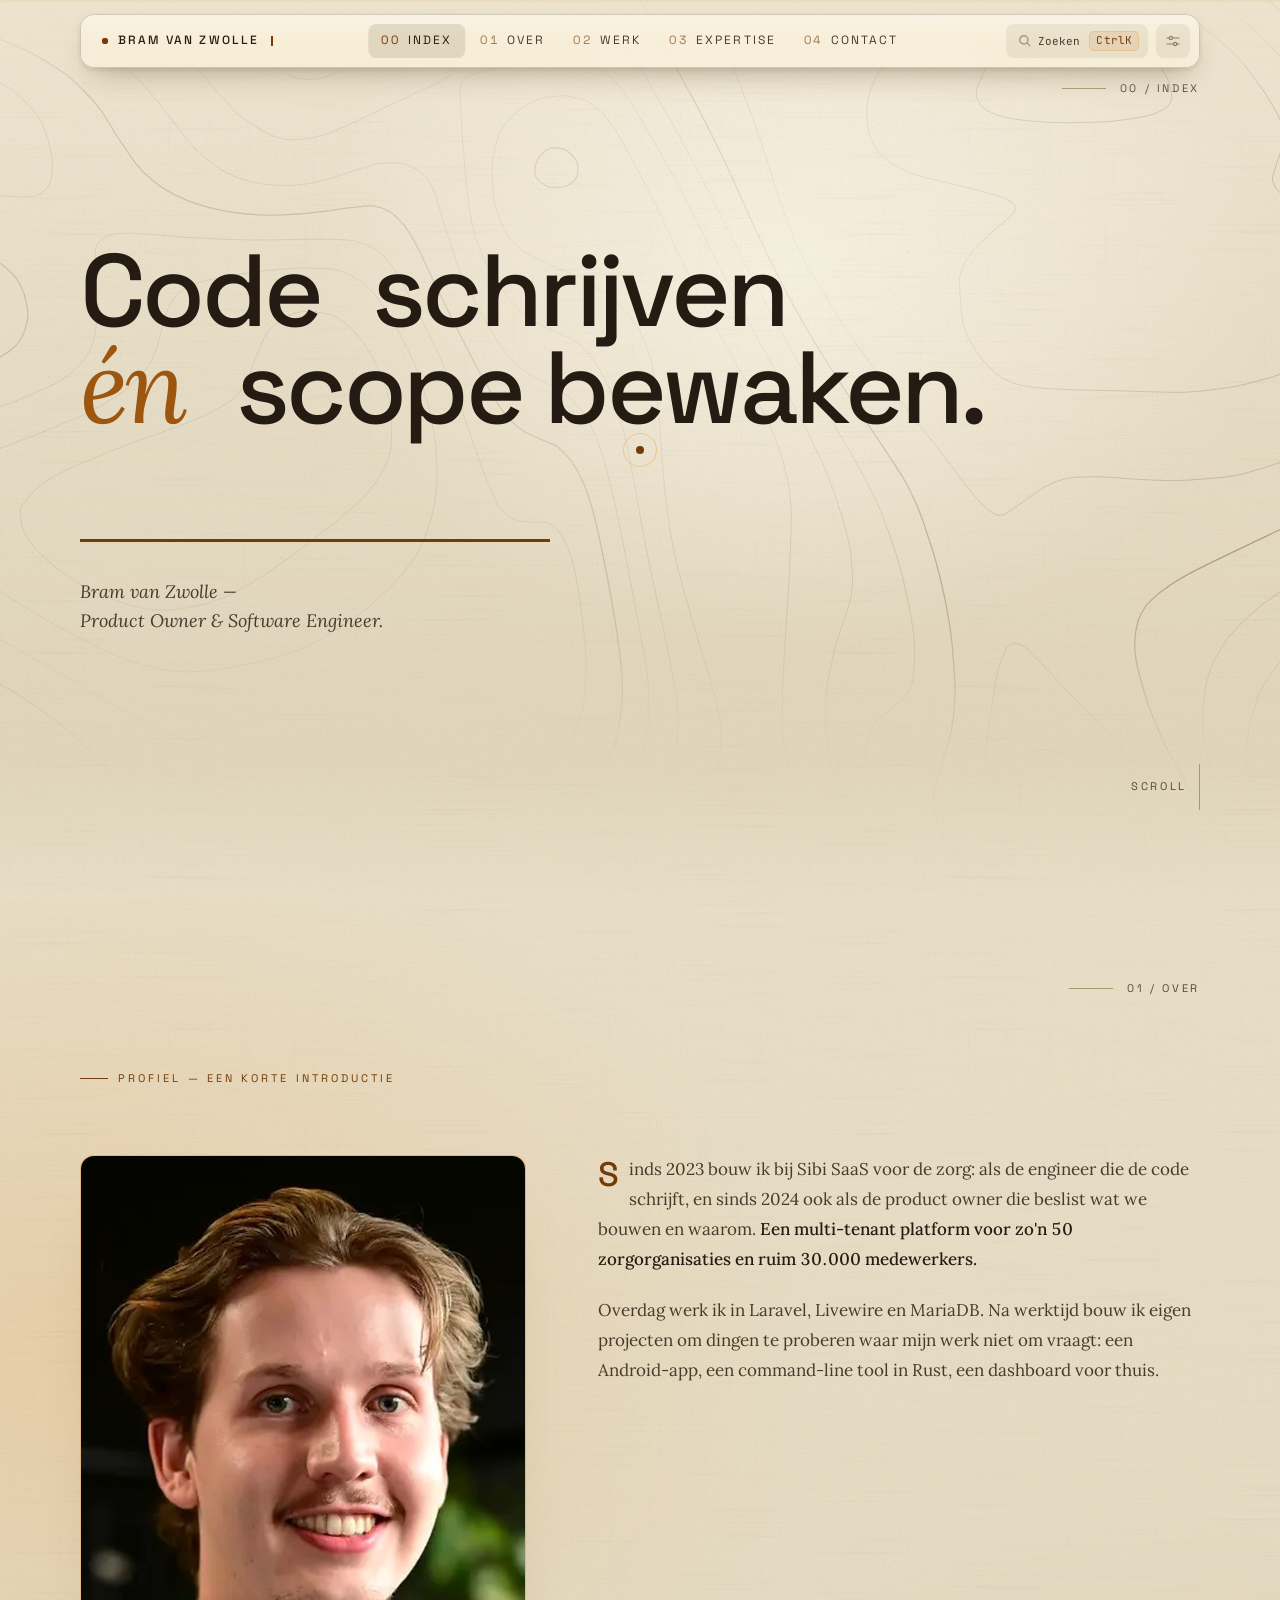
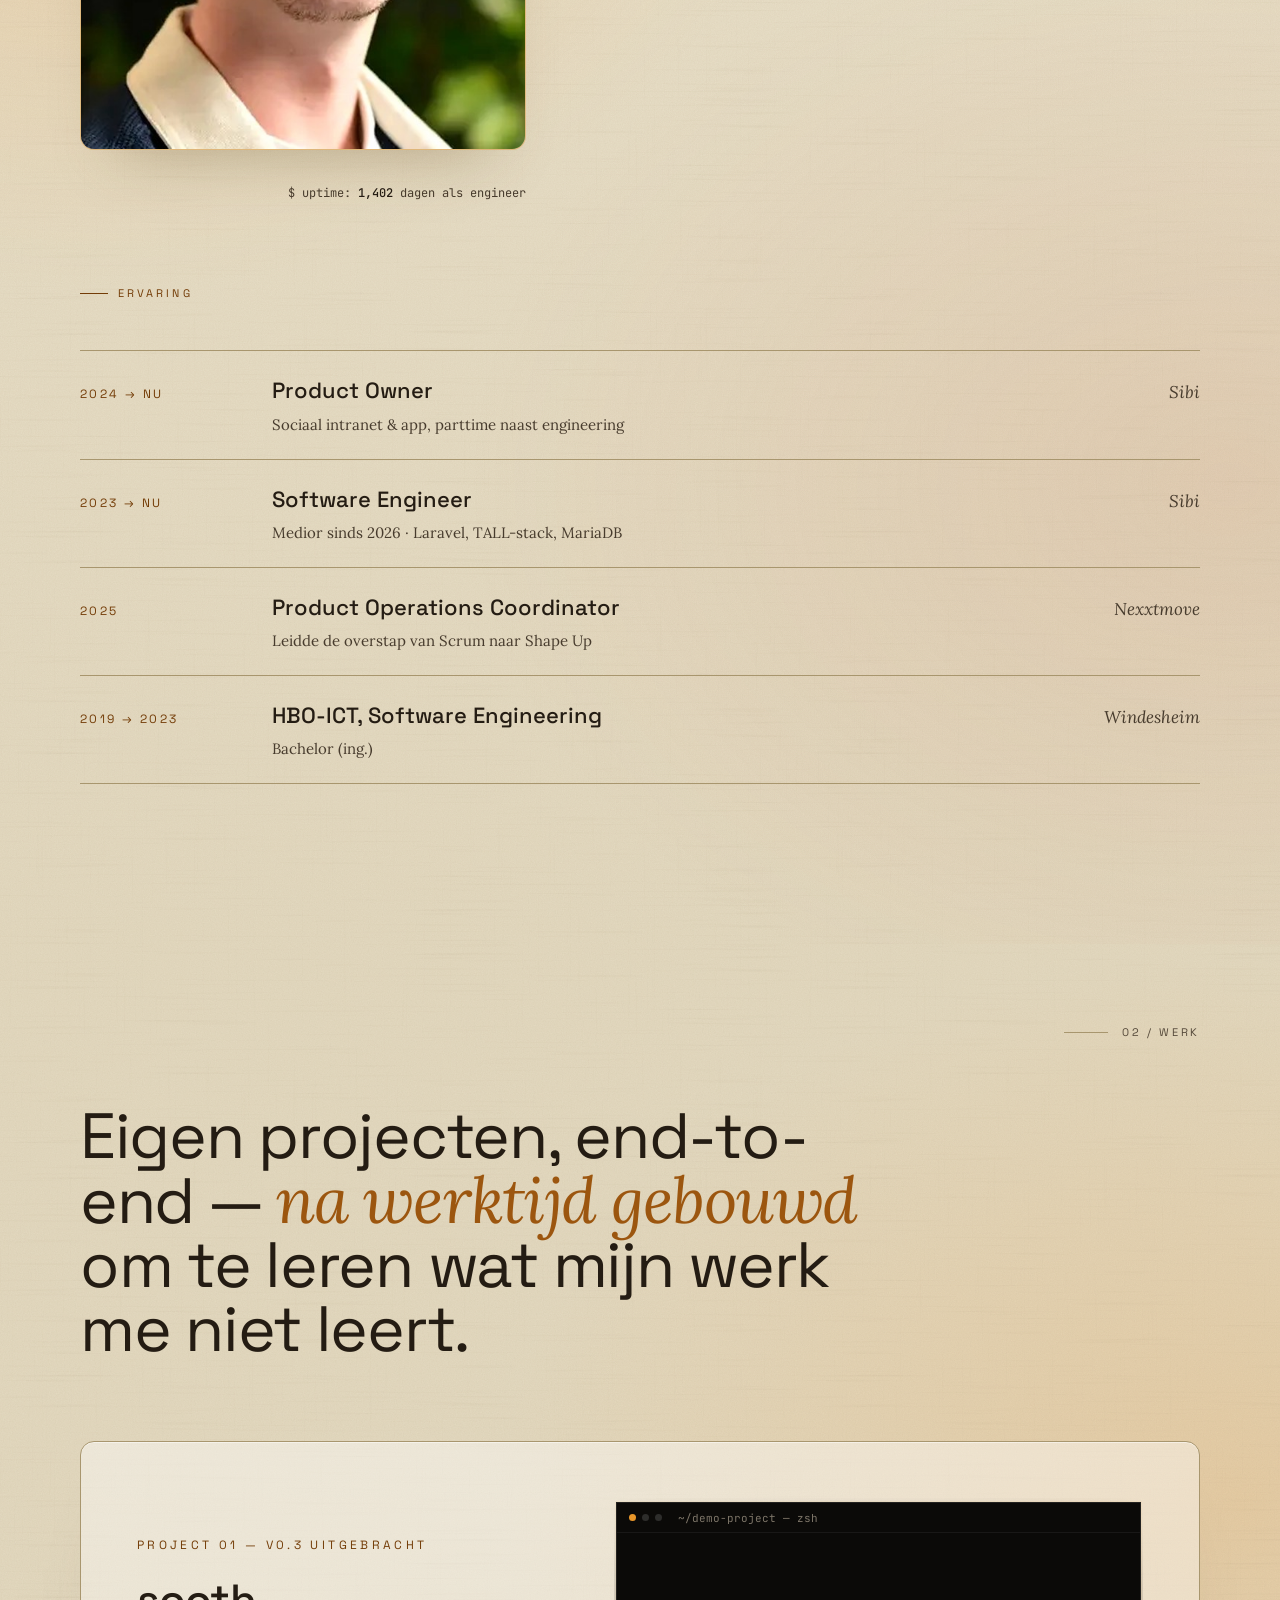
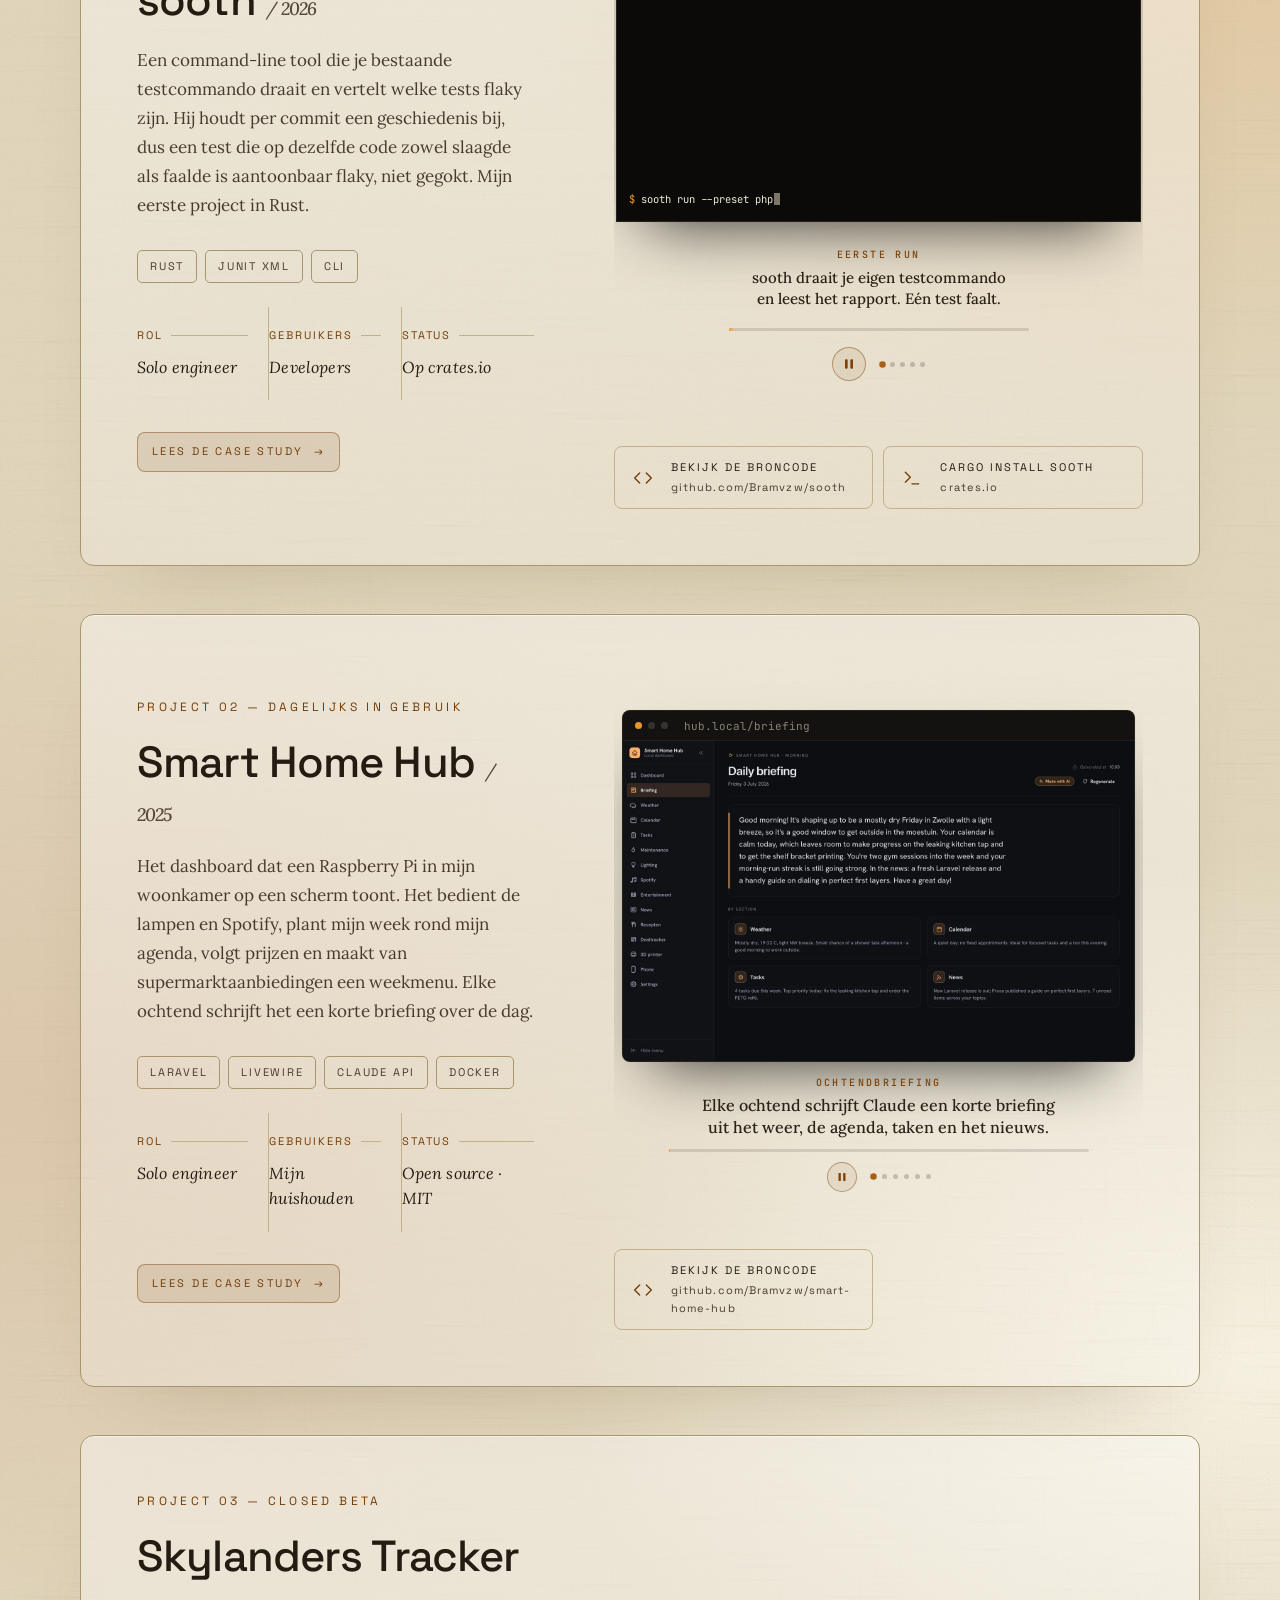
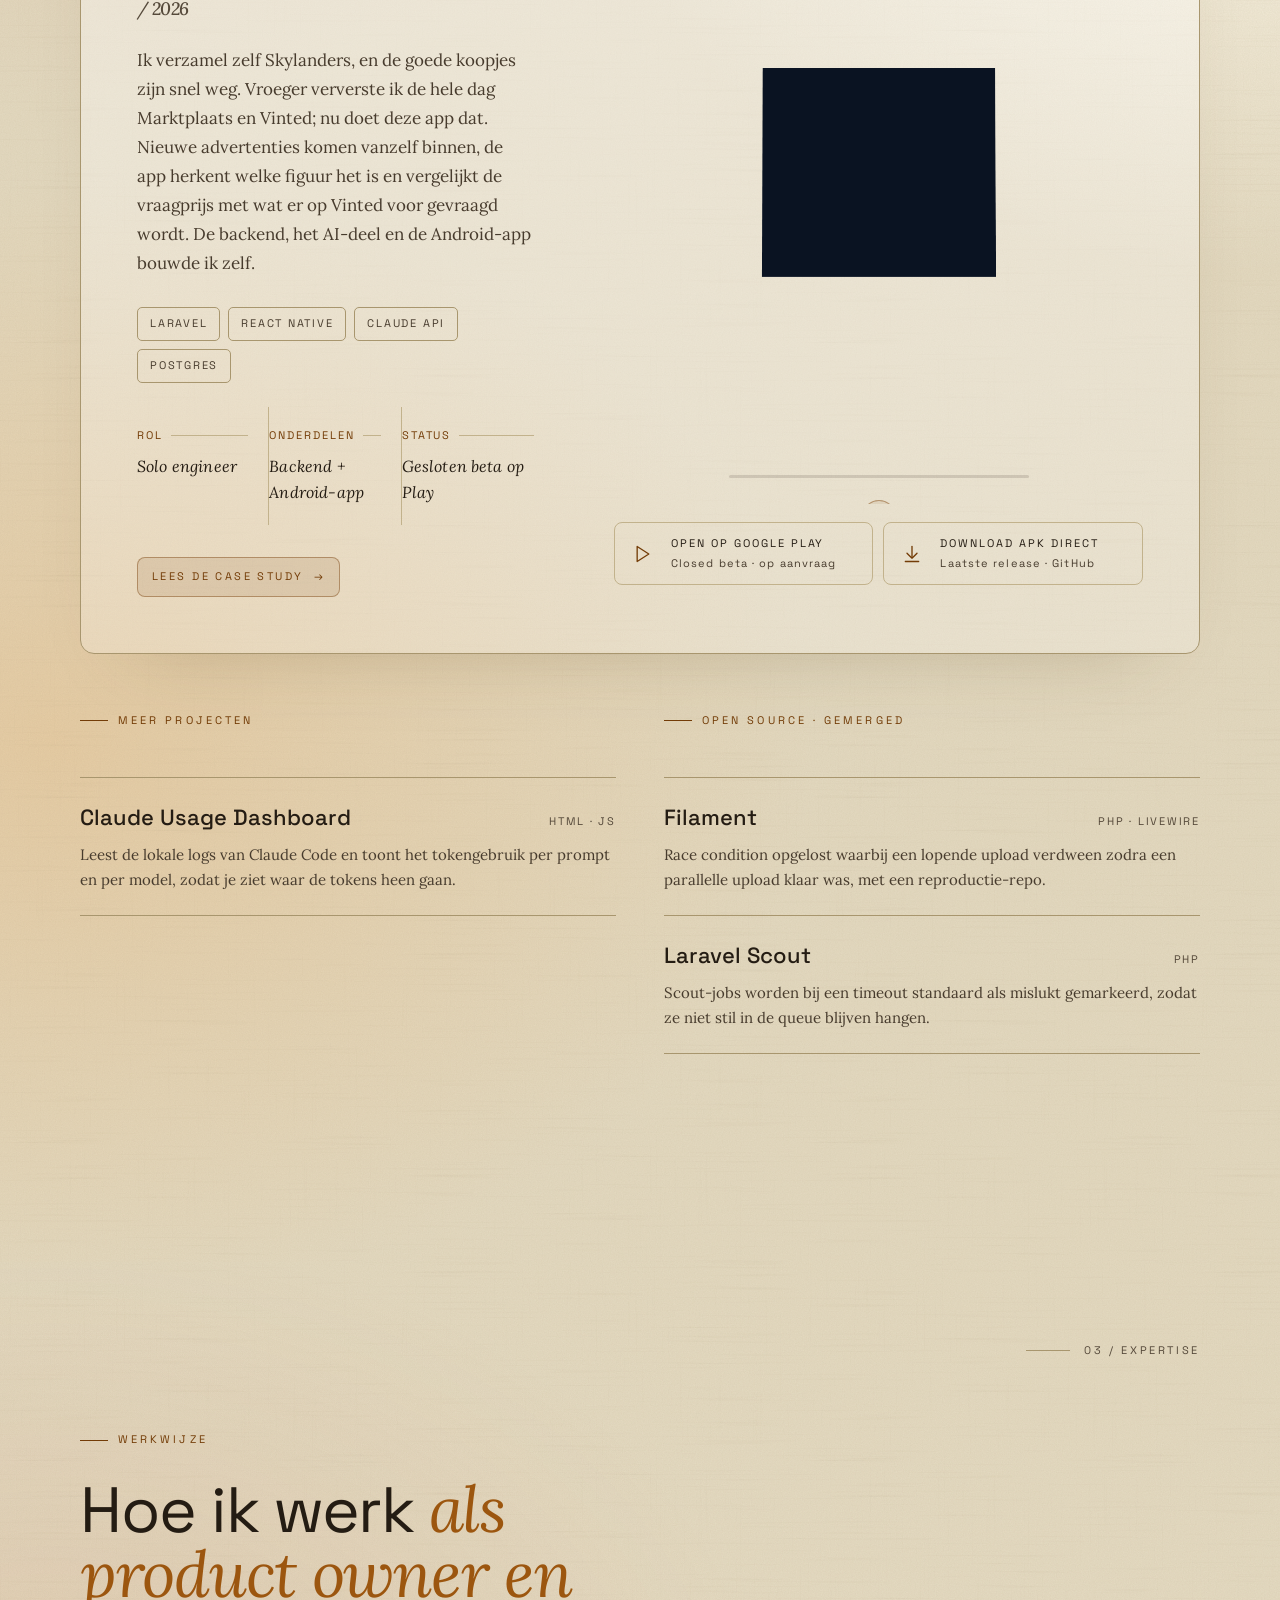
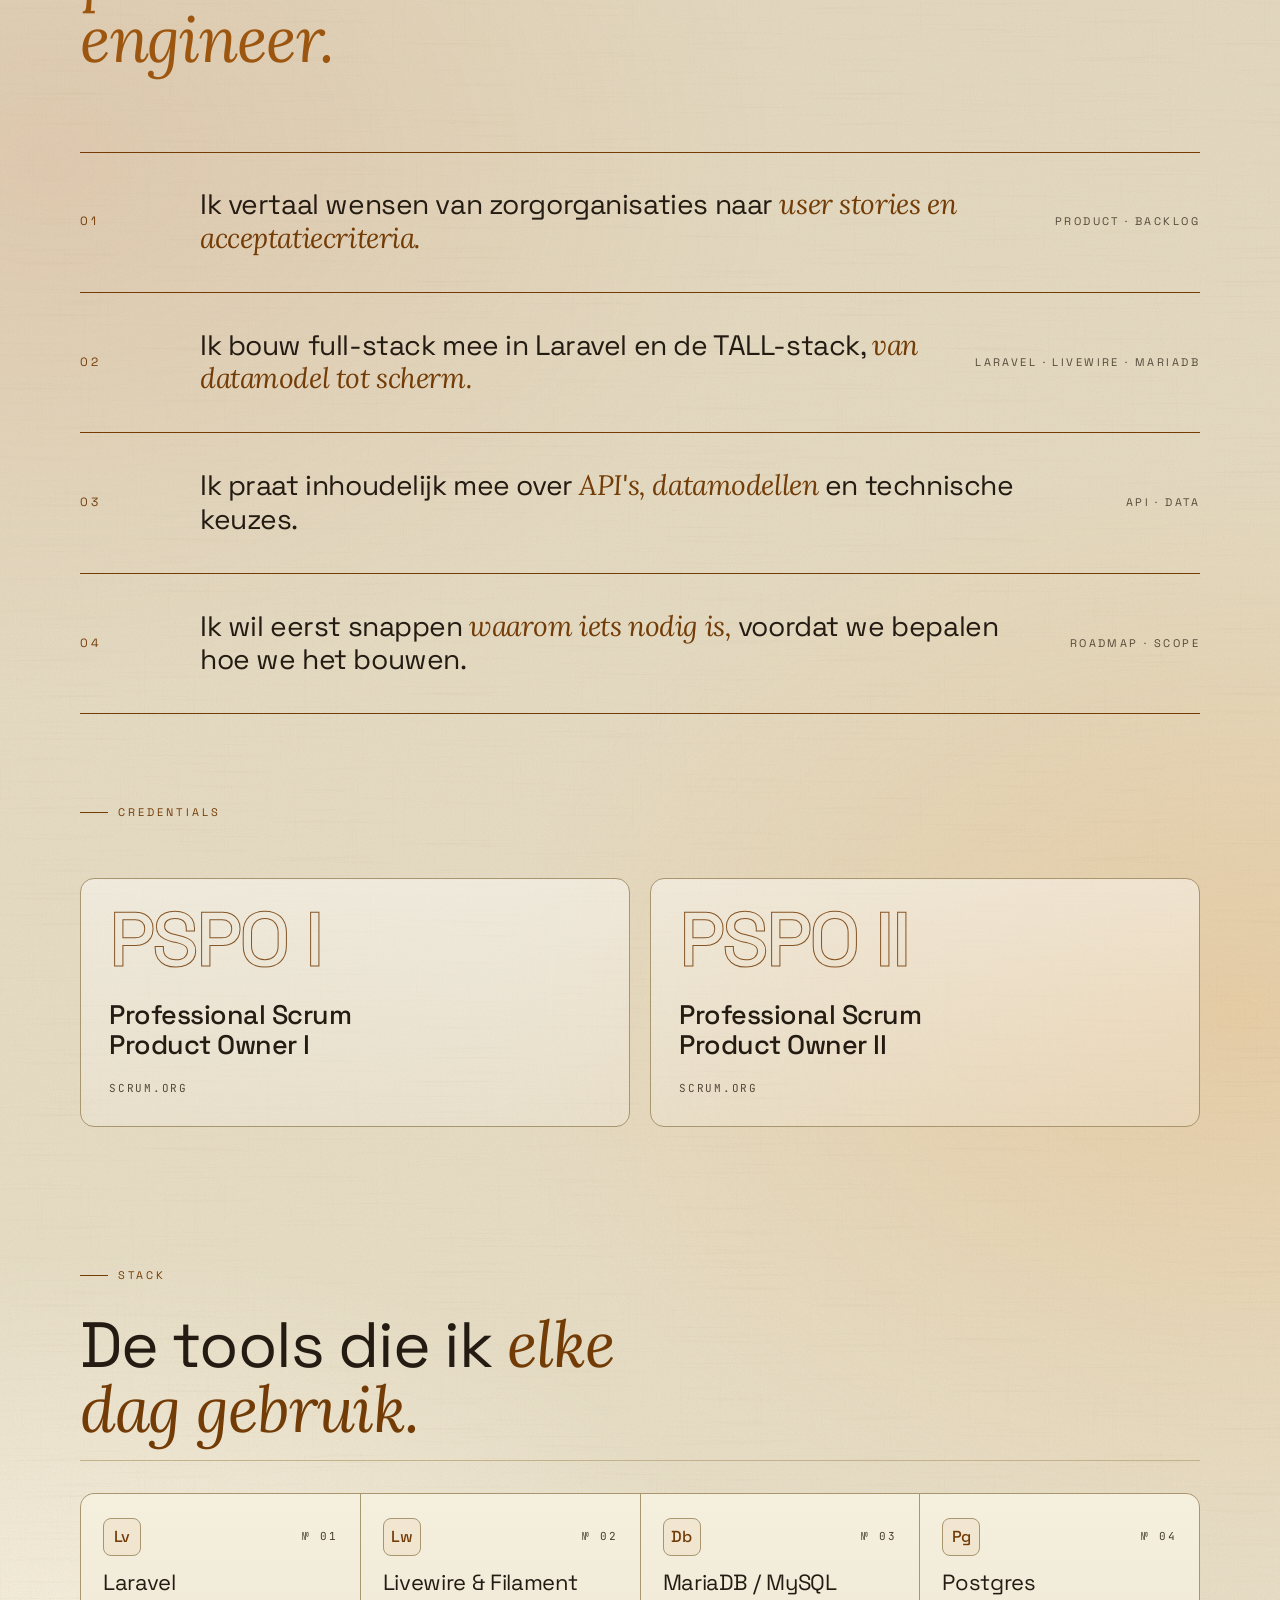
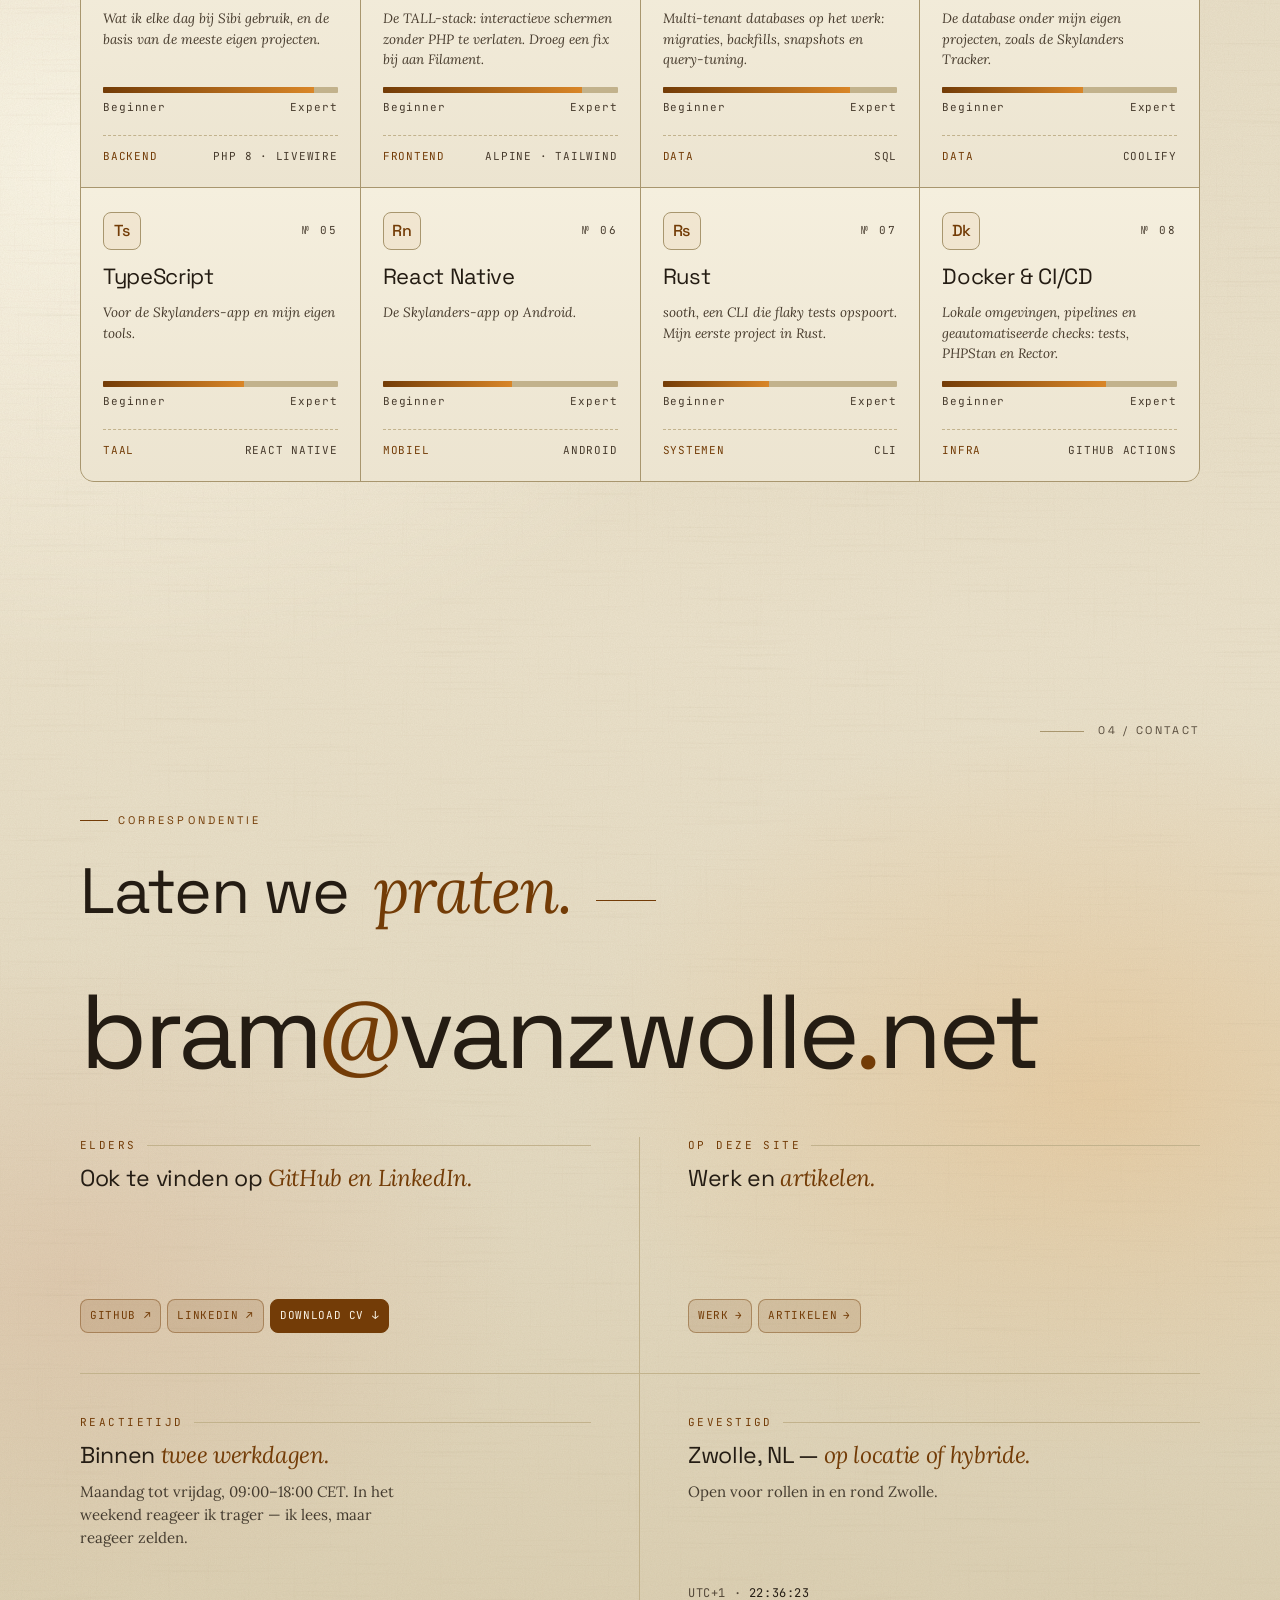
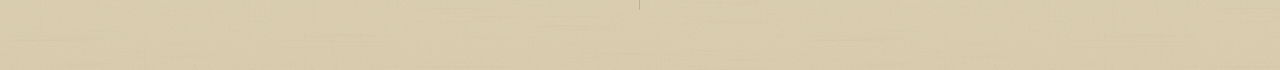
<file: index.html>
<!doctype html>
<!--
  ██████╗ ██████╗  █████╗ ███╗   ███╗
  ██╔══██╗██╔══██╗██╔══██╗████╗ ████║
  ██████╔╝██████╔╝███████║██╔████╔██║
  ██╔══██╗██╔══██╗██╔══██║██║╚██╔╝██║
  ██████╔╝██║  ██║██║  ██║██║ ╚═╝ ██║
  ╚═════╝ ╚═╝  ╚═╝╚═╝  ╚═╝╚═╝     ╚═╝
  hey, you found this. → bram@vanzwolle.net
-->
<html lang="nl">
<head>
<meta charset="utf-8" />
<meta name="viewport" content="width=device-width, initial-scale=1" />
<title>Bram van Zwolle — Product Owner & Software Engineer</title>
<meta name="description" content="Product owner en software engineer (Laravel/PHP, PSPO II). Bouwt bij Sibi SaaS voor de zorg. Gevestigd in Zwolle." />
<link rel="canonical" href="https://bramvzw.nl/" />
<meta name="theme-color" content="#0d0b09" id="themeColor" />
<script type="application/ld+json">
{
  "@context": "https://schema.org",
  "@type": "Person",
  "name": "Bram van Zwolle",
  "url": "https://bramvzw.nl/",
  "image": "https://bramvzw.nl/assets/bram-van-zwolle.jpg",
  "jobTitle": "Product Owner & Software Engineer",
  "worksFor": { "@type": "Organization", "name": "Sibi" },
  "address": { "@type": "PostalAddress", "addressLocality": "Zwolle", "addressCountry": "NL" },
  "knowsAbout": ["Laravel", "PHP", "Rust", "Product ownership", "Scrum"],
  "hasCredential": { "@type": "EducationalOccupationalCredential", "name": "Professional Scrum Product Owner II (PSPO II)" },
  "sameAs": [
    "https://www.linkedin.com/in/bram-van-zwolle",
    "https://github.com/Bramvzw"
  ]
}
</script>

<!-- Open Graph -->
<meta property="og:type" content="website" />
<meta property="og:url" content="https://bramvzw.nl/" />
<meta property="og:title" content="Bram van Zwolle — Product Owner & Software Engineer" />
<meta property="og:description" content="Product owner en software engineer (Laravel/PHP, PSPO II). Bouwt bij Sibi SaaS voor de zorg. Gevestigd in Zwolle." />
<meta property="og:image" content="https://bramvzw.nl/og-image.png?v=2" />
<meta property="og:image:width" content="1200" />
<meta property="og:image:height" content="630" />
<meta property="og:locale" content="nl_NL" />
<meta property="og:locale:alternate" content="en_GB" />

<!-- Twitter / X -->
<meta name="twitter:card" content="summary_large_image" />
<meta name="twitter:title" content="Bram van Zwolle — Product Owner & Software Engineer" />
<meta name="twitter:description" content="Product owner en software engineer (Laravel/PHP, PSPO II). Bouwt bij Sibi SaaS voor de zorg. Gevestigd in Zwolle." />
<meta name="twitter:image" content="https://bramvzw.nl/og-image.png?v=2" />
<link rel="icon" href="/favicon.ico" sizes="48x48">
<link rel="icon" type="image/png" sizes="192x192" href="/favicon-192.png">
<link rel="apple-touch-icon" href="/apple-touch-icon.png">
<link rel="icon" id="favicon" type="image/svg+xml" href="/favicon.svg">
<script>
  (function(){
    var d=document.documentElement;
    // 'anim' gates every "hidden until animated" style, so without JavaScript the content is simply visible.
    d.classList.add('anim');
    // Play the boot sequence once per browser session.
    try{ if(sessionStorage.getItem('booted')) d.classList.add('no-boot'); else sessionStorage.setItem('booted','1'); }catch(e){}
    // The hero's shader is expected to start (desktop, pointer, motion allowed): the still drawing
    // that stands in for it must not be fetched or shown first. The shader code drops this class
    // again if it cannot start after all.
    try{ if(matchMedia('(min-width:821px) and (hover:hover)').matches && !matchMedia('(prefers-reduced-motion: reduce)').matches) d.classList.add('shade-soon'); }catch(e){}
    var t=null; try{ t=localStorage.getItem('theme'); }catch(e){}
    if(t!=='dark'){   // light is the default; dark only when the visitor chose it
      document.documentElement.classList.add('light');
      document.getElementById('themeColor').setAttribute('content','#ebe2cc');
      document.getElementById('favicon').href="data:image/svg+xml,<svg xmlns='http://www.w3.org/2000/svg' viewBox='0 0 100 100'><rect width='100' height='100' fill='%23f5eedd'/><rect x='6' y='6' width='88' height='88' fill='none' stroke='%23b66a15' stroke-width='1.5'/><text x='10' y='72' font-family='Georgia,serif' font-size='56' font-weight='bold' fill='%231a1510'>B</text><text x='47' y='67' font-family='Georgia,serif' font-size='18' font-style='italic' fill='%23b66a15'>v</text><text x='55' y='72' font-family='Georgia,serif' font-size='56' font-weight='bold' fill='%231a1510'>Z</text></svg>";
    }
  })();
</script>
<link rel="preconnect" href="https://fonts.googleapis.com">
<link rel="preconnect" href="https://fonts.gstatic.com" crossorigin>
<link href="https://fonts.googleapis.com/css2?family=Space+Grotesk:wght@300;400;500;600;700&family=Lora:ital,wght@0,400;0,500;1,400&family=JetBrains+Mono:wght@400;500&display=swap" rel="stylesheet">
<script defer src="assets/vendor/gsap.min.js"></script>
<script defer src="assets/vendor/ScrollTrigger.min.js"></script>
<noscript><style>
  .boot,.cursor-ring,.cursor-dot{ display:none !important; }
  body{ cursor:auto !important; }
  #brandName::after{ content:"Bram van Zwolle"; }
  .tech-cart .fill{ transform:scaleX(1) !important; }
</style></noscript>
<style>
  :root{
    --bg:        #0d0b09;
    --bg-2:      #111008;
    --bg-3:      #16140f;
    --ink:       #efe8dc;
    --ink-dim:   #a59b88;
    --ink-mute:  #8f8572;
    --rule:      #2a2620;
    --rule-2:    #1d1a14;
    --amber:     #e8962a;
    --amber-2:   #f5a623;
    --amber-soft: rgba(232,150,42,0.14);
  }
  html.light{
    --bg:         #ebe2cc;
    --bg-2:       #e3d9c0;
    --bg-3:       #dbcfb2;
    --bg-hi:      #f3ecda;
    --ink:        #241c13;
    --ink-dim:    #473b2d;
    --ink-mute:   #55493a;
    --rule:       #a8966e;
    --rule-2:     #c2b28c;
    --amber:      #733c07;
    --amber-display: #9c560f;   /* large display type only: brighter, needs 3:1 instead of 4.5:1 (keeps a margin over the colour washes) */
    --amber-2:    #d98628;
    --amber-soft: rgba(182,106,21,0.10);
    --go:         #5b8a6a;
  }
  *{box-sizing:border-box;margin:0;padding:0}
  html,body{
    background:var(--bg);color:var(--ink);
    transition:background .4s ease, color .4s ease;
  }
  html{scroll-behavior:smooth;overflow-x:clip;}
  body{
    font-family:'Lora', Georgia, serif;
    font-size:17px;
    line-height:1.6;
    -webkit-font-smoothing:antialiased;
    text-rendering:optimizeLegibility;
    overflow-x:clip;
    cursor:none;
  }
  @media (max-width: 820px){ body{cursor:auto;} }

  /* ===== MOBILE PERFORMANCE: disable expensive GPU effects ===== */
  @media (max-width:820px){
    .aurora { display:none; }
    .grain  { display:none; }
    .hairlines i { animation:none !important; }
    .hero h1 .word, .reveal-line > span { will-change:auto; }
    .hero-atmos .texture  { mix-blend-mode:normal; opacity:0.06; }
    .hero-atmos .texture2 { mix-blend-mode:normal; opacity:0.12; }
  }

  /* ---------- Grain overlay ---------- */
  .grain{
    position:fixed;inset:0;
    pointer-events:none;
    z-index:60;
    mix-blend-mode:overlay;
    opacity:.9;
  }
  .grain svg{width:100%;height:100%;display:block;opacity:.035;}

  /* ---------- Vignette ---------- */
  .vignette{
    position:fixed;inset:0;pointer-events:none;z-index:1;
    background:
      radial-gradient(120% 80% at 50% 0%, transparent 50%, rgba(0,0,0,.35) 100%),
      radial-gradient(120% 80% at 50% 100%, transparent 50%, rgba(0,0,0,.4) 100%);
  }

  /* The vignette, the aurora blobs and the hairlines sit behind the sections, and every section
     has had its own opaque paper or ember background for a while now: measured pixel by pixel,
     the page looks the same with and without them. They were still full-screen fixed layers
     (two of them animated) that every scrolled frame had to carry, so they are switched off. */
  .vignette, .aurora, .hairlines{ display:none; }
  /* The loose grain on top changes a light page by at most one or two steps in 255, for a
     full-screen blend on every frame. The paper already has its grain in the section backgrounds. */
  html.light .grain{ display:none; }

  /* ---------- Custom cursor ---------- */
  .cursor-dot{
    position:fixed;top:0;left:0;
    width:8px;height:8px;border-radius:50%;
    background:var(--amber);
    pointer-events:none;
    z-index:100;
    transform:translate(-50%,-50%);
    transition:width .25s cubic-bezier(.2,.8,.2,1), height .25s cubic-bezier(.2,.8,.2,1), background .25s ease, opacity .2s ease;
    mix-blend-mode:normal;
    will-change:transform,width,height;
  }
  .cursor-ring{
    position:fixed;top:0;left:0;
    width:34px;height:34px;border-radius:50%;
    border:1px solid rgba(232,150,42,.35);
    pointer-events:none;
    z-index:99;
    transform:translate(-50%,-50%);
    transition:width .3s cubic-bezier(.2,.8,.2,1), height .3s cubic-bezier(.2,.8,.2,1), border-color .25s ease, opacity .2s ease;
    will-change:transform,width,height;
  }
  .cursor-dot.hov{ width:0;height:0; }
  .cursor-ring.hov{ width:56px;height:56px;border-color:rgba(232,150,42,.85); background:rgba(232,150,42,.08); }
  @media (max-width:820px){ .cursor-dot,.cursor-ring{display:none;} }


  /* ---------- Hero code snippet ---------- */
  .hero-code{
    margin-top:28px;
    font-family:'JetBrains Mono', ui-monospace, monospace;
    font-size:clamp(13px, 1.05vw, 15px);
    letter-spacing:0; color:var(--ink-dim);
    opacity:0; transform:translateY(10px); line-height:1.6; user-select:all;
  }
  .hero-code .kw { color:var(--amber); }
  .hero-code .str{ color:var(--ink); }
  .hero-code .pn { color:var(--ink-mute); }
  .hero-code .id { color:var(--ink); }
  .hero-code .bool{ color:var(--amber); font-style:normal; }
  .hero-code .cursor{
    display:inline-block;width:7px;height:1.05em;
    background:var(--amber); vertical-align:-2px;margin-left:6px;
    animation:caret 1.1s steps(1) infinite;
  }
  @keyframes caret { 50% { opacity:0; } }
  .brand-caret{
    display:inline-block; width:2px; height:.85em;
    background:var(--amber); margin-left:2px; vertical-align:-.1em;
    animation:caret 1.1s steps(1) infinite;
  }

  /* ---------- About commit-log ---------- */
  .commit-log{
    margin-top:36px; padding:18px 22px;
    border-left:2px solid rgba(232,150,42,0.35);
    font-family:'JetBrains Mono', ui-monospace, monospace;
    font-size:12px; line-height:1.85; color:var(--ink-mute);
    white-space:pre-wrap; opacity:0;transform:translateY(12px);
  }
  .commit-log .cmd{ color:var(--amber); display:block; margin-bottom:6px; }
  .commit-log .out{ display:block; color:var(--ink-dim); }
  .commit-log .arrow{ color:var(--amber); }
  /* ---------- Nav / framing ---------- */
  .frame{ display:none; }

  .topbar{
    position:fixed;top:0;left:0;right:0;z-index:55;
    display:flex;align-items:center;justify-content:space-between;
    padding:22px 40px;
    font-family:'Space Grotesk',sans-serif;
    font-size:12px;letter-spacing:.18em;text-transform:uppercase;
    color:var(--ink-dim);
  }
  .topbar .mark{
    display:flex;align-items:center;gap:10px;color:var(--ink);
    font-weight:500;cursor:pointer;position:relative;
  }
  .topbar .mark-in{ display:flex; align-items:center; gap:10px; }
  @keyframes hint-tap{
    0%   { opacity:0;   transform:translateY(12px); }
    18%  { opacity:1;   transform:translateY(12px); }
    42%  { opacity:1;   transform:translateY(0) scale(0.92); }
    60%  { opacity:1;   transform:translateY(12px); }
    84%  { opacity:1;   transform:translateY(12px); }
    100% { opacity:0;   transform:translateY(12px); }
  }
  /* The pulse is a ring that grows and fades. It only changes transform and opacity, so the
     browser animates it without repainting the bar on every frame. */
  .topbar .mark .dot{width:6px;height:6px;background:var(--amber);border-radius:50%;display:inline-block;position:relative;animation:dot-pulse 2.4s ease-in-out infinite;}
  .topbar .mark .dot::before{content:"";position:absolute;inset:0;border-radius:50%;background:rgba(232,150,42,.5);animation:dot-ring 2.4s ease-in-out infinite;}
  .topbar .mark .dot::after{content:"";position:absolute;inset:0;border-radius:50%;background:inherit;}   /* the dot again, on top: at rest the ring is hidden behind it */
  @keyframes dot-pulse{ 0%,100%{opacity:1;} 50%{opacity:.7;} }
  @keyframes dot-ring{ 0%,100%{transform:scale(1);opacity:1;} 50%{transform:scale(2.67);opacity:0;} }
  .topbar nav{display:flex;gap:28px;position:absolute;left:50%;transform:translateX(-50%);}
  .topbar nav a{
    color:var(--ink-dim);text-decoration:none;position:relative;
    transition:color .3s ease;
    display:inline-flex;align-items:baseline;gap:0;
  }
  .topbar nav a:hover{color:var(--ink);}
  .topbar nav a.active{color:var(--ink);}
  .topbar nav a.active::before{opacity:1;}
  .topbar nav a::before{
    content:attr(data-num);
    color:var(--amber);opacity:.65;margin-right:8px;
    font-variant-numeric:tabular-nums;
    transition:opacity .3s ease;
  }
  /* --- Keyboard-shortcut hint on hover --- */
  .topbar nav a::after{
    content:attr(data-kbd);
    margin-left:6px;
    font-family:'JetBrains Mono', ui-monospace, monospace;
    color:var(--amber);
    font-size:11px;
    letter-spacing:0; text-transform:none;
    background:rgba(232,150,42,0.10);
    border:1px solid rgba(232,150,42,0.3);
    border-radius:3px;
    padding:1px 5px;
    opacity:0; transform:translateY(-3px);
    transition:opacity .2s ease, transform .2s ease;
    vertical-align:middle;
  }
  .topbar nav a:hover::after{ opacity:1; transform:translateY(0); }
  @media (max-width:720px){ .topbar nav{display:none} .topbar{padding:18px 22px} }

  .topbar-right{ display:flex; align-items:center; gap:8px; }

  /* --- Search trigger pill --- */
  .cp-trigger{
    display:flex; align-items:center; gap:7px;
    height:28px; padding:0 10px 0 9px;
    background:rgba(255,255,255,0.03);
    border:1px solid var(--rule);
    border-radius:5px;
    cursor:pointer;
    font-family:'JetBrains Mono', ui-monospace, monospace;
    font-size:11px; color:var(--ink-mute);
    transition:border-color .2s ease, color .2s ease, background .2s ease;
    white-space:nowrap;
    letter-spacing:.01em;
    position:relative; z-index:2;
  }
  .cp-trigger:hover{
    border-color:rgba(232,150,42,0.55);
    color:var(--ink-dim);
    background:rgba(232,150,42,0.04);
  }
  .cp-trigger svg{ opacity:.45; flex-shrink:0; transition:opacity .2s; }
  .cp-trigger:hover svg{ opacity:.75; }
  .cp-trigger-kbd{
    margin-left:2px;
    font-size:11px; color:var(--amber);
    background:var(--amber-soft);
    border:1px solid rgba(232,150,42,0.28);
    border-radius:3px;
    padding:1px 5px;
    line-height:1.4;
  }
  html.light .cp-trigger{ background:rgba(255,255,255,0.28); border-color:var(--rule); }
  html.light .cp-trigger:hover{ border-color:var(--amber); background:rgba(182,106,21,0.06); }
  @media (max-width:920px){ .cp-trigger .cp-trigger-label{ display:none; } }
  @media (max-width:720px){ .cp-trigger{ display:none; } }

  /* ---- Light mode: topbar ---- */
  html.light .mobile-nav{
    background:rgba(235,226,204,.98);
  }

  /* ---- Light mode: vignette ---- */
  html.light .vignette{
    background:
      radial-gradient(120% 85% at 50% 0%,   transparent 55%, rgba(139,105,60,0.08)  100%),
      radial-gradient(120% 85% at 50% 100%, transparent 55%, rgba(139,105,60,0.10)  100%);
  }

  /* ---- Light mode: grain ---- */
  html.light .grain{ mix-blend-mode:multiply; opacity:.65; }

  /* ---- Light mode: hero ---- */
  html.light .hero{
    background: linear-gradient(180deg, var(--bg-hi,#f3ecda) 0%, var(--bg) 45%, var(--bg-2) 100%);
  }
  html.light .hero-atmos .texture{
    background-image: url("data:image/svg+xml;utf8,<svg xmlns='http://www.w3.org/2000/svg' width='600' height='600' viewBox='0 0 600 600'><defs><filter id='f' x='0' y='0' width='100%25' height='100%25'><feTurbulence type='fractalNoise' baseFrequency='0.9' numOctaves='2' stitchTiles='stitch' seed='11'/><feColorMatrix values='0 0 0 0 0.48  0 0 0 0 0.36  0 0 0 0 0.18  0 0 0 0.55 0'/></filter></defs><rect width='600' height='600' filter='url(%23f)'/></svg>");
    mix-blend-mode:multiply; opacity:.10;
  }
  /* No drifting clouds on paper: soft brown clouds read as stains there. Where the shader runs
     it draws the smoke as moving ink lines; elsewhere (phones, reduced motion, no WebGL) this
     layer shows a still drawing of the same kind of lines, half as strong on the text's side. */
  html.light .hero-atmos .texture2{
    top:0; right:0; bottom:0; left:0;
    background:url(assets/lines-hero.svg) center / cover no-repeat;
    opacity:1; mix-blend-mode:normal; animation:none; will-change:auto;
    -webkit-mask-image:linear-gradient(90deg, rgba(0,0,0,.5) 0%, rgba(0,0,0,.5) 42%, #000 80%);
    mask-image:linear-gradient(90deg, rgba(0,0,0,.5) 0%, rgba(0,0,0,.5) 42%, #000 80%);
  }
  @media (max-width:820px){
    /* on a phone the text runs the full width: the whole drawing steps back a little */
    html.light .hero-atmos .texture2{ opacity:.6; -webkit-mask-image:none; mask-image:none; }
  }
  html.light.shade-soon .hero-atmos .texture2{ display:none; }   /* the shader is starting: no stand-in */
  /* Dark theme stand-in: the same line drawing as on paper, turned into faint amber lines on black */
  html:not(.light) .hero-atmos .texture2{
    top:0; right:0; bottom:0; left:0; transform:none;
    background:url(assets/lines-hero.svg) center / cover no-repeat;
    filter:invert(1) sepia(1) saturate(2.2) brightness(.95);
    opacity:.32; mix-blend-mode:screen; animation:none; will-change:auto;
    -webkit-mask-image:linear-gradient(90deg, rgba(0,0,0,.5) 0%, rgba(0,0,0,.5) 42%, #000 80%);
    mask-image:linear-gradient(90deg, rgba(0,0,0,.5) 0%, rgba(0,0,0,.5) 42%, #000 80%);
  }
  @media (max-width:820px){ html:not(.light) .hero-atmos .texture2{ opacity:.22; -webkit-mask-image:none; mask-image:none; } }
  html.shade-soon .hero-atmos .texture2{ display:none; }
  /* The unused glow layer carries the paper here, above the fade-out, so the hero runs into the next section without a seam. */
  html.light .hero-atmos .wash{ background:var(--paper-layers); z-index:2; }
  /* .hero-atmos is a stacking context, so blend modes inside it only see what is inside it.
     It repeats the hero's paper here, otherwise "multiply" has nothing to multiply with and
     the smoke canvas lies over the hero as a white veil. */
  html.light .hero-atmos{ background:linear-gradient(180deg, var(--bg-hi,#f3ecda) 0%, var(--bg) 45%, var(--bg-2) 100%); }
  html.light .hero-atmos .fadetop{ display:none; }
  html.light .hero-atmos .sunwash{
    position:absolute; inset:0;
    /* clean paper with one soft pool of light: the drawing on it is the decoration */
    background:radial-gradient(54% 60% at 62% 30%, rgba(255,252,240,.72) 0%, rgba(255,252,240,0) 70%);
  }
  html.light .hero-atmos .dust{
    position:absolute; inset:0;
    background:
      radial-gradient(2px 2px at 22% 62%, rgba(182,106,21,0.28), transparent 60%),
      radial-gradient(2px 2px at 71% 28%, rgba(182,106,21,0.22), transparent 60%),
      radial-gradient(1.5px 1.5px at 44% 82%, rgba(91,138,106,0.30), transparent 60%),
      radial-gradient(1.5px 1.5px at 88% 54%, rgba(182,106,21,0.20), transparent 60%);
  }
  html.light .hero-atmos .horizon{
    position:absolute; left:0; right:0; bottom:26%; height:1px;
    background:linear-gradient(90deg,
      transparent 0%,
      rgba(182,106,21,0.18) 15%,
      rgba(182,106,21,0.42) 50%,
      rgba(182,106,21,0.18) 85%,
      transparent 100%);
    opacity:0; transform:scaleX(0.3); transform-origin:center;
    transition:opacity 1.2s ease, transform 1.2s cubic-bezier(.2,.8,.2,1);
  }
  html.light .hero-atmos .fadeout{
    background:linear-gradient(180deg, rgba(235,226,204,0) 0%, rgba(227,217,192,0.9) 60%, var(--bg) 100%);
  }

  /* ---- Light mode: aurora ---- */
  html.light .aurora .blob{ mix-blend-mode:multiply; opacity:.8; }
  html.light .aurora .b1{ background: radial-gradient(closest-side, rgba(182,106,21,0.22), rgba(182,106,21,0) 70%); }
  html.light .aurora .b2{ background: radial-gradient(closest-side, rgba(182,106,21,0.16), rgba(182,106,21,0) 70%); }
  html.light .aurora .b3{ background: radial-gradient(closest-side, rgba(139,105,60,0.14), rgba(139,105,60,0) 70%); }
  html.light .aurora .b4{ background: radial-gradient(closest-side, rgba(217,134,40,0.12), rgba(217,134,40,0) 70%); }

  /* ---- Light mode: status dots ---- */
  html.light .g-dot{ background:var(--go,#5b8a6a); box-shadow:0 0 0 3px rgba(91,138,106,0.22); }

  /* ---- Light mode: build badges ---- */
  html.light .build-badge{ border-color:rgba(91,138,106,0.35); background:rgba(91,138,106,0.08); }
  html.light .build-badge .b-dot{ background:var(--go,#5b8a6a); box-shadow:0 0 0 2px rgba(91,138,106,0.18); }
  html.light .build-badge.beta{ border-color:rgba(182,106,21,0.35); background:rgba(182,106,21,0.08); }
  html.light .build-badge.beta .b-dot{ background:var(--amber-2); box-shadow:0 0 0 2px rgba(217,134,40,0.22); }

  /* ---- Light mode: section backgrounds ----
     Paper: fine grain, fibres in both directions and a few scratches. It is part of each section's
     background, so it lies under photos, text and cards instead of over them. */
  html.light{
    --paper:url("data:image/svg+xml;utf8,<svg xmlns='http://www.w3.org/2000/svg' width='800' height='800' viewBox='0 0 800 800'><defs><filter id='g' x='0' y='0' width='100%25' height='100%25'><feTurbulence type='fractalNoise' baseFrequency='0.85' numOctaves='2' seed='4' stitchTiles='stitch'/><feColorMatrix values='0 0 0 0 0.34  0 0 0 0 0.25  0 0 0 0 0.13  0 0 0 0.55 0'/></filter><filter id='h' x='0' y='0' width='100%25' height='100%25'><feTurbulence type='fractalNoise' baseFrequency='0.008 0.42' numOctaves='2' seed='9' stitchTiles='stitch'/><feColorMatrix values='0 0 0 0 0.34  0 0 0 0 0.25  0 0 0 0 0.13  0 0 0 3.4 -2.05'/></filter><filter id='v' x='0' y='0' width='100%25' height='100%25'><feTurbulence type='fractalNoise' baseFrequency='0.5 0.01' numOctaves='2' seed='21' stitchTiles='stitch'/><feColorMatrix values='0 0 0 0 0.34  0 0 0 0 0.25  0 0 0 0 0.13  0 0 0 3.4 -2.15'/></filter></defs><rect width='800' height='800' filter='url(%23g)' opacity='0.2'/><rect width='800' height='800' filter='url(%23h)' opacity='0.07'/><rect width='800' height='800' filter='url(%23v)' opacity='0.04'/></svg>");
    --scratches:url("data:image/svg+xml;utf8,<svg xmlns='http://www.w3.org/2000/svg' width='1400' height='1000' viewBox='0 0 1400 1000' fill='none' stroke='%235a4326' stroke-linecap='round'><path d='M60 210 Q300 150 620 96' stroke-width='0.7' opacity='0.17'/><path d='M240 760 Q520 690 900 640' stroke-width='0.6' opacity='0.14'/><path d='M820 330 Q1010 300 1330 214' stroke-width='0.8' opacity='0.16'/><path d='M980 880 Q1150 850 1360 790' stroke-width='0.5' opacity='0.12'/><path d='M130 480 Q230 462 380 420' stroke-width='0.5' opacity='0.11'/><path d='M560 520 Q700 470 760 452' stroke-width='0.6' opacity='0.12'/><path d='M1040 560 Q1100 548 1230 500' stroke-width='0.5' opacity='0.1'/><path d='M400 950 Q470 930 610 884' stroke-width='0.5' opacity='0.1'/></svg>");
    --paper-layers: var(--paper) 0 0 / 800px 800px;   /* calmer paper: no scratches, faint fibre */
  }
  html.light .about{ --base:linear-gradient(180deg, var(--bg) 0%, var(--bg-2) 100%); }
  html.light .work{ --base:var(--bg-2); }
  html.light .expertise{ --base:linear-gradient(180deg, var(--bg-2) 0%, var(--bg) 100%); }
  html.light .contact{ --base:linear-gradient(180deg, var(--bg) 0%, var(--bg-2) 60%, var(--bg-3) 100%); }
  html.light footer{ --base:var(--bg-3); }

  /* ---- Light mode: project cards ---- */
  html.light .project{
    background:linear-gradient(180deg, rgba(255,255,255,.42), rgba(255,255,255,.24));
    border-color:var(--rule);
    box-shadow: 0 1px 0 rgba(255,255,255,.5) inset, 0 40px 80px -60px rgba(91,70,30,.35);
  }
  html.light .project:hover{
    border-color:rgba(182,106,21,.5);
    box-shadow: 0 1px 0 rgba(255,255,255,.4) inset, 0 40px 80px -40px rgba(182,106,21,.22);
  }

  /* ---- Light mode: mockup ---- */
  html.light .mockup{
    background: repeating-linear-gradient(45deg, rgba(182,106,21,0.04) 0 2px, transparent 2px 14px),
                linear-gradient(180deg, var(--bg-hi,#faf4e6), var(--bg-3));
  }
  /* An embedded demo sits straight on the card, in both themes (the rule above outranked their background:none). */
  html.light .mockup.mockup--embed, html.light .mockup.mockup--phone{ background:none; }
  html.light .mockup-ui{ background:rgba(255,255,255,.3); }
  html.light .mockup-ui .bar{ background:rgba(255,255,255,.22); }
  html.light .mockup-ui .cell{
    background: linear-gradient(180deg, rgba(182,106,21,0.05), transparent 60%), rgba(255,255,255,0.35);
  }
  html.light .mockup-ui .cell.accent{
    background:linear-gradient(180deg, rgba(182,106,21,0.18), rgba(182,106,21,0.04));
    border-color:rgba(182,106,21,.45);
  }

  /* ---- Light mode: commit-log & ping ---- */
  html.light .commit-log{ background:rgba(255,255,255,.14); border-left-color:rgba(182,106,21,0.45); }
  html.light .ping-block{ background:rgba(255,255,255,.16); border-left-color:rgba(182,106,21,0.45); }
  html.light .ping-block .pblink{ color:var(--go,#5b8a6a); }

  /* ---- Light mode: about card ---- */
  html.light .about-card{ background:rgba(255,255,255,.2); }

  /* ---- Light mode: ls-list ---- */
  html.light .ls-list{ background:rgba(255,255,255,.18); }

  /* ---- Light mode: settings dropdown ---- */

  /* ---- Light mode: profile photo ---- */
  html.light .profile-photo{
    background: linear-gradient(180deg, rgba(182,106,21,0.08), rgba(182,106,21,0.02)), var(--bg-3);
    box-shadow: 0 1px 0 rgba(255,255,255,.6) inset, 0 40px 60px -40px rgba(91,70,30,.35);
  }
  /* --- Settings dropdown --- */
  .settings-wrap{ position:relative; }
  .settings-btn{
    background:transparent;border:none;padding:4px;
    color:var(--ink-mute);cursor:pointer;
    display:flex;align-items:center;
    transition:color .2s ease;
  }
  .settings-btn:hover{ color:var(--amber); }
  .settings-dropdown{
    position:absolute;top:calc(100% + 12px);right:0;
    background:var(--bg-2);
    border:1px solid var(--rule);
    border-radius:6px;
    padding:14px 16px;
    min-width:160px;
    font-family:'Space Grotesk',sans-serif;
    font-size:11px;letter-spacing:.12em;text-transform:uppercase;
    opacity:0;pointer-events:none;visibility:hidden;
    transform:translateY(-6px);
    transition:opacity .2s ease, transform .2s ease, visibility 0s linear .2s;
    z-index:100;
  }
  .settings-dropdown.open{ opacity:1;pointer-events:auto;visibility:visible;transform:translateY(0);transition:opacity .2s ease, transform .2s ease, visibility 0s; }
  .sd-group{ display:flex;flex-direction:column;gap:8px; }
  .sd-label{ color:var(--ink-mute);font-size:11px;letter-spacing:.2em; }
  .sd-options{ display:flex;align-items:center;gap:8px; }
  .sd-sep{ color:var(--rule); }
  .sd-opt{
    background:transparent;border:none;padding:0;
    font-family:'Space Grotesk',sans-serif;
    font-size:11px;letter-spacing:.12em;text-transform:uppercase;
    color:var(--ink-dim);cursor:pointer;
    transition:color .2s ease;
  }
  .sd-opt:hover{ color:var(--ink); }
  .sd-opt.active{ color:var(--amber); }
  .sd-divider{ height:1px;background:var(--rule);margin:12px 0; }
  /* ---------- Hamburger toggle ---------- */
  .nav-toggle{
    display:none;
    background:transparent;border:none;cursor:pointer;
    padding:4px 0;
    font-family:'Space Grotesk',sans-serif;
    font-size:11px;letter-spacing:.22em;text-transform:uppercase;
    color:var(--ink-mute);
    transition:color .2s ease;
  }
  .nav-toggle:hover{color:var(--ink);}
  .nav-toggle .nt-open{display:block;}
  .nav-toggle .nt-close{display:none;}
  .nav-toggle[aria-expanded="true"] .nt-open{display:none;}
  .nav-toggle[aria-expanded="true"] .nt-close{display:block;}
  .nav-toggle[aria-expanded="true"]{color:var(--ink);}
  @media (max-width:720px) and (min-width:601px){ .nav-toggle{display:block;} }

  /* ---------- Mobile nav overlay ---------- */
  .mobile-nav{
    position:fixed;inset:0;z-index:54;
    background:rgba(13,11,9,.97);
    backdrop-filter:blur(16px);-webkit-backdrop-filter:blur(16px);
    display:flex;flex-direction:column;align-items:center;justify-content:center;
    opacity:0;pointer-events:none;
    /* hidden for real while closed: its links stay out of the tab order, and the phone does not
       have to keep a full-screen blurred layer ready behind every frame */
    visibility:hidden;
    transition:opacity .3s ease, visibility 0s linear .3s;
  }
  .mobile-nav[aria-hidden="false"]{opacity:1;pointer-events:auto;visibility:visible;transition:opacity .3s ease, visibility 0s;}
  .mobile-nav nav{display:flex;flex-direction:column;align-items:center;gap:8px;}
  .mobile-nav nav a{
    font-family:'Space Grotesk',sans-serif;
    font-size:clamp(28px,8vw,42px);font-weight:400;letter-spacing:-.025em;
    color:var(--ink-dim);text-decoration:none;
    padding:10px 0;display:flex;align-items:center;gap:16px;
    opacity:0;transform:translateY(16px);
    transition:color .2s ease, opacity .35s ease, transform .35s ease;
  }
  .mobile-nav[aria-hidden="false"] nav a{opacity:1;transform:translateY(0);}
  .mobile-nav[aria-hidden="false"] nav a:nth-child(1){transition-delay:.05s;}
  .mobile-nav[aria-hidden="false"] nav a:nth-child(2){transition-delay:.10s;}
  .mobile-nav[aria-hidden="false"] nav a:nth-child(3){transition-delay:.15s;}
  .mobile-nav[aria-hidden="false"] nav a:nth-child(4){transition-delay:.20s;}
  .mobile-nav[aria-hidden="false"] nav a:nth-child(5){transition-delay:.25s;}
  .mobile-nav nav a::before{
    content:attr(data-num);font-size:11px;letter-spacing:.22em;text-transform:uppercase;
    color:var(--amber);opacity:.7;
  }
  .mobile-nav nav a:hover{color:var(--ink);}
  @media (min-width:721px){ .mobile-nav{display:none;} }

  /* ---------- Section skeleton ---------- */
  section{
    position:relative;
    padding:160px 80px;
    z-index:2;
    overflow-x:clip;
  }
  @media (max-width:900px){ section{padding:120px 28px} }

  .sec-num{
    position:absolute;top:80px;right:80px;
    font-family:'Space Grotesk',sans-serif;
    font-size:11px;letter-spacing:.24em;text-transform:uppercase;
    color:var(--ink-mute);
    display:flex;align-items:center;gap:14px;
  }
  .sec-num::before{
    content:"";width:44px;height:1px;background:var(--rule);
  }
  @media (max-width:900px){ .sec-num{top:28px;right:28px;font-size:11px} .sec-num::before{width:24px} }

  .sec-label{
    display:inline-flex;align-items:center;gap:10px;
    font-family:'Space Grotesk',sans-serif;
    font-size:11px;letter-spacing:.28em;text-transform:uppercase;
    color:var(--amber);
    margin-bottom:28px;
  }
  .sec-label::before{
    content:"";width:28px;height:1px;background:var(--amber);
  }

  /* ---------- Hero ---------- */
  .hero{
    min-height:100svh;
    padding:140px 80px 160px;
    display:flex;flex-direction:column;justify-content:center;
    position:relative;
    overflow:hidden;
  }
  @media (max-width:900px){ .hero{padding:120px 28px 140px} }
  .hero .bg{
    position:absolute;inset:0;z-index:0;
  }
  #dotgrid{ display:none; }

  /* ---------- Hero: textured atmosphere ---------- */
  .hero{
    background: #0d0b09;
  }
  .hero-atmos{
    position:absolute;inset:0;z-index:0;pointer-events:none;overflow:hidden;
  }
  .hero-atmos .texture{
    position:absolute;inset:0;
    background-image: url("data:image/svg+xml;utf8,<svg xmlns='http://www.w3.org/2000/svg' width='600' height='600' viewBox='0 0 600 600'><defs><filter id='f' x='0' y='0' width='100%25' height='100%25'><feTurbulence type='fractalNoise' baseFrequency='0.9' numOctaves='2' stitchTiles='stitch' seed='7'/><feColorMatrix values='0 0 0 0 0.88  0 0 0 0 0.76  0 0 0 0 0.55  0 0 0 0.5 0'/></filter></defs><rect width='600' height='600' filter='url(%23f)'/></svg>");
    background-size: 600px 600px;
    background-repeat: repeat;
    opacity: 0.10;
    mix-blend-mode: overlay;
  }
  .hero-atmos .texture2{
    position:absolute;top:0;right:0;bottom:-800px;left:-800px;
    background-image: url("data:image/svg+xml;utf8,<svg xmlns='http://www.w3.org/2000/svg' width='800' height='800' viewBox='0 0 800 800'><defs><filter id='g' x='0' y='0' width='100%25' height='100%25'><feTurbulence type='fractalNoise' baseFrequency='0.012' numOctaves='3' stitchTiles='stitch' seed='3'/><feColorMatrix values='0 0 0 0 0.91  0 0 0 0 0.78  0 0 0 0 0.55  0 0 0 0.6 0'/></filter></defs><rect width='800' height='800' filter='url(%23g)'/></svg>");
    background-size: 800px 800px;
    background-repeat: repeat;
    opacity: 0.28;
    mix-blend-mode: screen;
    animation: tex-pan2 220s linear infinite;
    will-change: transform;
  }
  @keyframes tex-pan2 {
    /* the tiny rotation stops Firefox from snapping this slow drift to whole pixels */
    0%   { transform: translate3d(0, 0, 0) rotate(0.01deg); }
    100% { transform: translate3d(800px, -800px, 0) rotate(0.01deg); }
  }
  .hero-atmos .wash{
    position:absolute;inset:0;
    background:
      radial-gradient(80% 60% at 20% 30%, rgba(232,150,42,0.05) 0%, rgba(232,150,42,0) 60%),
      radial-gradient(70% 50% at 80% 80%, rgba(232,150,42,0.035) 0%, rgba(232,150,42,0) 60%);
  }
  .hero-atmos .fadeout{
    position:absolute;left:0;right:0;bottom:0;height:38%;
    background: linear-gradient(180deg, rgba(13,11,9,0) 0%, rgba(13,11,9,0.85) 60%, #0d0b09 100%);
  }
  .hero-atmos .fadetop{
    position:absolute;left:0;right:0;top:0;height:22%;
    background: linear-gradient(180deg, rgba(13,11,9,0.7) 0%, rgba(13,11,9,0) 100%);
  }
  .hero-atmos .horizon{
    position:absolute;left:0;right:0;bottom:22%;
    height:1px;
    background:linear-gradient(90deg,
      transparent 0%,
      rgba(232,150,42,0.14) 15%,
      rgba(232,150,42,0.32) 50%,
      rgba(232,150,42,0.14) 85%,
      transparent 100%);
    opacity:0;
    transform:scaleX(0.3);
    transform-origin:center;
  }
  @media (prefers-reduced-motion: reduce){
    .hero-atmos .texture, .hero-atmos .texture2 { animation: none !important; }
  }


  /* ---------- Ambient aurora (global) ---------- */
  .aurora{
    position:fixed;inset:0;z-index:0;pointer-events:none;
    overflow:hidden;
  }
  .aurora .blob{
    position:absolute;width:55vmax;height:55vmax;border-radius:50%;
    mix-blend-mode:screen;
    opacity:.55;
    will-change:transform;
  }
  .aurora .b1{
    left:-10%;top:-15%;
    background: radial-gradient(closest-side, rgba(232,150,42,0.10), rgba(232,150,42,0) 70%);
    animation: drift1 60s ease-in-out infinite;
  }
  .aurora .b2{
    right:-15%;top:20%;
    background: radial-gradient(closest-side, rgba(232,150,42,0.06), rgba(232,150,42,0) 70%);
    animation: drift2 75s ease-in-out infinite;
  }
  .aurora .b3{
    left:10%;bottom:-20%;
    background: radial-gradient(closest-side, rgba(26,18,8,0.9), rgba(26,18,8,0) 70%);
    animation: drift3 90s ease-in-out infinite;
  }
  .aurora .b4{
    right:5%;bottom:10%;
    background: radial-gradient(closest-side, rgba(245,166,35,0.045), rgba(245,166,35,0) 70%);
    animation: drift4 68s ease-in-out infinite;
  }
  @keyframes drift1 { 0%,100%{transform:translate(0,0) scale(1)} 50%{transform:translate(10vw,8vh) scale(1.1)} }
  @keyframes drift2 { 0%,100%{transform:translate(0,0) scale(1.05)} 50%{transform:translate(-12vw,6vh) scale(0.95)} }
  @keyframes drift3 { 0%,100%{transform:translate(0,0) scale(1)} 50%{transform:translate(6vw,-10vh) scale(1.08)} }
  @keyframes drift4 { 0%,100%{transform:translate(0,0) scale(0.95)} 50%{transform:translate(-8vw,-6vh) scale(1.12)} }

  /* ---------- Floating hairlines (blueprint) ---------- */
  .hairlines{
    display:none;
  }
  .hairlines-disabled{
    position:fixed;inset:0;z-index:0;pointer-events:none;overflow:hidden;
  }
  .hairlines i{
    position:absolute;left:-20%;right:-20%;height:1px;
    background:linear-gradient(90deg, transparent 0%, rgba(232,150,42,0.06) 20%, rgba(232,150,42,0.06) 80%, transparent 100%);
    transform-origin:center;
    will-change:transform;
  }
  .hairlines i:nth-child(1){ top:8%;  transform:rotate(-12deg); animation: hl1 72s linear infinite; }
  .hairlines i:nth-child(2){ top:18%; transform:rotate(-6deg);  animation: hl2 88s linear infinite; }
  .hairlines i:nth-child(3){ top:28%; transform:rotate(-18deg); animation: hl3 64s linear infinite; }
  .hairlines i:nth-child(4){ top:38%; transform:rotate(-9deg);  animation: hl1 80s linear infinite; }
  .hairlines i:nth-child(5){ top:48%; transform:rotate(-14deg); animation: hl2 56s linear infinite; }
  .hairlines i:nth-child(6){ top:58%; transform:rotate(-7deg);  animation: hl3 90s linear infinite; }
  .hairlines i:nth-child(7){ top:68%; transform:rotate(-16deg); animation: hl1 68s linear infinite; }
  .hairlines i:nth-child(8){ top:78%; transform:rotate(-10deg); animation: hl2 84s linear infinite; }
  .hairlines i:nth-child(9){ top:88%; transform:rotate(-13deg); animation: hl3 76s linear infinite; }
  .hairlines i:nth-child(10){ top:95%; transform:rotate(-5deg); animation: hl1 92s linear infinite; }
  @keyframes hl1 { 0%{transform:translateX(-4vw) rotate(-12deg)} 100%{transform:translateX(4vw) rotate(-12deg)} }
  @keyframes hl2 { 0%{transform:translateX(3vw) rotate(-6deg)}  100%{transform:translateX(-3vw) rotate(-6deg)} }
  @keyframes hl3 { 0%{transform:translateX(-3vw) rotate(-15deg)} 100%{transform:translateX(3vw) rotate(-15deg)} }
  @media (prefers-reduced-motion: reduce){
    .aurora .blob, .hairlines i { animation: none !important; }
  }
  .hero-inner{position:relative;z-index:2;max-width:1400px;}


  .hero h1{
    font-family:'Space Grotesk',sans-serif;
    font-weight:500;
    font-size:clamp(48px, 8vw, 130px);
    line-height:.92;
    letter-spacing:-.035em;
    color:var(--ink);
    margin-bottom:36px;
  }
  .hero h1 .row{
    display:block;
    overflow:hidden;
    white-space:nowrap;
    /* The line box (.92em) is shorter than the letters: without this room the mask cuts the
       tails of j, p and g. The negative margin keeps the rows where they were. */
    padding-bottom:.2em; margin-bottom:-.2em;
  }
  .hero h1 .word{
    display:inline-block;
    position:relative;
    opacity:1;
    transform:translateY(130%);   /* far enough to stay out of the taller mask */
    will-change:transform;
  }
  .hero h1 .word + .word{margin-left:.28em}
  .hero h1 em{
    font-family:'Lora',serif;
    font-style:italic;
    font-weight:400;
    color:var(--amber);
    position:relative;
  }
  .hero h1 .underline{
    display:block;height:3px;background:var(--amber);
    width:0;margin-top:10px;
  }

  .hero-tagline{
    font-family:'Lora',serif;
    font-style:italic;
    font-size:clamp(18px,1.4vw,22px);
    color:var(--ink-dim);
    max-width:640px;
    opacity:0;transform:translateY(16px);
  }

  .hero-meta{
    position:absolute;left:80px;right:80px;bottom:90px;z-index:2;
    display:flex;justify-content:space-between;align-items:flex-end;
    font-family:'Space Grotesk',sans-serif;
    font-size:11px;letter-spacing:.24em;text-transform:uppercase;
    color:var(--ink-mute);
  }
  .hero-meta .col{display:flex;flex-direction:column;gap:6px}
  .hero-meta .val{color:var(--ink-dim);letter-spacing:.12em;text-transform:none;font-size:13px;font-family:'Lora',serif;font-style:italic;}
  .hero-meta .scroll{display:flex;align-items:center;gap:12px;margin-left:auto;}
  .hero-meta .scroll .bar{width:1px;height:46px;background:var(--rule);position:relative;overflow:hidden;}
  .hero-meta .scroll .bar::after{
    content:"";position:absolute;top:-46px;left:0;width:1px;height:46px;
    background:var(--amber);
    animation:scroll-bar 2.4s cubic-bezier(.7,0,.3,1) infinite;
  }
  @keyframes scroll-bar{
    0%{transform:translateY(0)}
    60%{transform:translateY(92px)}
    100%{transform:translateY(92px)}
  }
  @media (max-width:900px){
    .hero-meta{left:28px;right:28px;bottom:40px;flex-wrap:wrap;gap:24px}
  }

  /* --- Hero 200 OK status --- */
  .hero-meta .val.status-200{
    font-family:'JetBrains Mono', ui-monospace, monospace;
    font-style:normal;
    color:var(--ink);
    display:inline-flex; align-items:center; gap:8px;
    font-size:12px; letter-spacing:0; text-transform:none;
  }
  .hero-meta .val.status-200 .g-dot{
    width:7px; height:7px; border-radius:50%;
    background:#7fc96d;
    box-shadow:0 0 10px rgba(127,201,109,0.6);
    animation:gPulse 2.4s ease-in-out infinite;
  }
  @keyframes gPulse{ 0%,100%{opacity:1;} 50%{opacity:.4;} }

  /* ---------- About ---------- */
  .about{
    background:var(--bg);
    border-top:none;
    border-bottom:none;
  }
  .profile-photo{
    width:100%;
    aspect-ratio: 3 / 4;
    border:1px solid rgba(232,150,42,0.35);
    background:var(--bg-3);
    display:flex;align-items:flex-end;justify-content:flex-start;
    overflow:hidden;
    position:relative;
  }
  .profile-photo::before{
    content:"";position:absolute;inset:0;
    background:
      radial-gradient(60% 40% at 30% 30%, rgba(232,150,42,0.06), transparent 70%),
      linear-gradient(180deg, rgba(255,255,255,0.02), rgba(0,0,0,0.25));
    pointer-events:none;
  }
  .profile-photo::after{
    content:'[ photo ]';
    position:absolute;
    left:22px;bottom:22px;
    font-family:'Space Grotesk', sans-serif;
    font-size:11px;
    letter-spacing:.28em;
    text-transform:uppercase;
    color:var(--ink-mute);
  }
  .profile-photo img{
    width:100%;height:100%;object-fit:cover;object-position:50% 35%;display:block;
  }
  .profile-photo:has(img)::after,
  .profile-photo:has(img)::before{ display:none; }

  .about-grid{
    display:grid;
    grid-template-columns: 1fr 1.35fr;
    gap:72px;
    max-width:1400px;
    margin:40px auto 0;
    align-items:stretch;
  }
  @media (max-width:1000px){ .about-grid{grid-template-columns:1fr;gap:60px} }
  .about-left{ display:flex; flex-direction:column; gap:20px; align-items:flex-end; }
  @media (max-width:600px){ .about-left .uptime-line{ display:none; } }

  .about-quote-slab{
    max-width:1400px;
    margin:140px auto 0;
    padding:80px 0 20px;
    border-top:1px solid var(--rule-2);
    position:relative;
  }
  .about-quote-slab .quote-tag{
    position:absolute;top:-9px;left:0;
    background:var(--bg);
    padding-right:18px;
    font-family:'Space Grotesk',sans-serif;
    font-size:11px;letter-spacing:.28em;text-transform:uppercase;
    color:var(--amber);
  }
  .about-quote-slab .quote-num{
    position:absolute;top:-9px;right:0;
    background:var(--bg);
    padding-left:18px;
    font-family:'Space Grotesk',sans-serif;
    font-size:11px;letter-spacing:.24em;text-transform:uppercase;
    color:var(--ink-mute);
  }

  .pullquote{
    font-family:'Space Grotesk',sans-serif;
    font-weight:400;
    font-size:clamp(40px,5.2vw,84px);
    line-height:1.05;
    letter-spacing:-.025em;
    color:var(--ink);
    position:relative;
    max-width:1200px;
    margin:0 auto;
    padding:0;
    text-align:left;
  }
  .pullquote em{
    font-family:'Lora',serif;
    font-style:italic;
    color:var(--amber);
    font-weight:400;
  }
  .pullquote .reveal{
    display:block;overflow:hidden;
  }
  .pullquote .reveal > span{
    display:inline-block;transform:translateY(102%);will-change:transform;
  }
  .quote-attrib{
    margin-top:40px;
    display:flex;align-items:center;gap:18px;
    font-family:'Space Grotesk',sans-serif;
    font-size:11px;letter-spacing:.24em;text-transform:uppercase;
    color:var(--ink-mute);
  }
  .quote-attrib::before{
    content:"";width:48px;height:1px;background:var(--amber);
  }

  .about-body{
    display:flex;flex-direction:column;gap:22px;
    color:var(--ink-dim);
    font-size:17px;line-height:1.75;
    padding-top:0;
  }
  .about-body p{opacity:0;transform:translateY(18px);}
  .about-body p:first-of-type::first-letter{
    font-family:'Space Grotesk',sans-serif;
    color:var(--amber);
    font-size:2em;
    line-height:.8;
    float:left;padding-right:10px;padding-top:6px;
    font-weight:500;
  }
  .about-card{
    margin-top:18px;
    border:1px solid var(--rule);
    padding:22px 24px;
    display:grid;grid-template-columns:auto 1fr auto;align-items:center;gap:20px;
    font-family:'Space Grotesk',sans-serif;
    font-size:12px;letter-spacing:.18em;text-transform:uppercase;color:var(--ink-mute);
    opacity:0;transform:translateY(18px);
  }
  .about-card .k{color:var(--amber);}
  .about-card .v{color:var(--ink);letter-spacing:.04em;text-transform:none;font-family:'Lora',serif;font-style:italic;font-size:15px;}

  /* --- Uptime line (About) --- */
  .uptime-line{
    margin-top:14px;
    font-family:'JetBrains Mono', ui-monospace, monospace;
    font-size:12px;
    color:var(--ink-mute);
    letter-spacing:0;
  }
  .uptime-line .um{ color:var(--amber); opacity:.85; }
  .uptime-line #uptimeVal{ color:var(--ink); font-weight:500; }

  /* ---------- Work ---------- */
  .work{background:var(--bg)}
  .work-header{
    display:flex;justify-content:space-between;align-items:flex-end;
    max-width:1400px;margin:0 auto 80px;gap:40px;flex-wrap:wrap;
  }
  .work-header h2{
    font-family:'Space Grotesk',sans-serif;
    font-weight:400;
    font-size:clamp(40px,5vw,72px);
    line-height:1;letter-spacing:-.02em;
    max-width:820px;
  }
  .work-header h2 em{font-family:'Lora',serif;font-style:italic;color:var(--amber);font-weight:400;}
  .work-header .hint{
    font-family:'Space Grotesk',sans-serif;font-size:12px;letter-spacing:.2em;text-transform:uppercase;color:var(--ink-mute);
    max-width:260px;text-align:right;
  }
  @media (max-width:900px){ .work-header .hint{text-align:left} }

  .project{
    max-width:1400px;margin:0 auto 48px;
    display:grid;grid-template-columns: 0.9fr 1.2fr;gap:80px;align-items:center;
    border:1px solid var(--rule-2);
    padding:56px;
    background:linear-gradient(180deg, rgba(255,255,255,0.01), rgba(255,255,255,0));
    transition:border-color .5s ease, box-shadow .5s ease, transform .5s ease;
    opacity:0;
    will-change:transform,opacity;
  }
  .project.from-left{ transform:translateX(-80px); }
  .project.from-right{ transform:translateX(80px); }
  .project:hover{
    border-color:rgba(232,150,42,.45);
    box-shadow: 0 0 0 1px rgba(232,150,42,.1), 0 40px 80px -40px rgba(232,150,42,.18);
  }
  @media (max-width:1000px){
    .project{grid-template-columns:1fr;gap:40px;padding:36px;overflow-x:clip;}
    .project .body,.project .mockup{min-width:0;max-width:100%;}
  }

  .project .body{display:flex;flex-direction:column;gap:24px}
  .project .index{
    font-family:'Space Grotesk',sans-serif;font-size:12px;letter-spacing:.28em;text-transform:uppercase;
    color:var(--amber);display:flex;flex-wrap:wrap;align-items:center;gap:14px;
  }
  .project h3{
    font-family:'Space Grotesk',sans-serif;font-weight:500;
    font-size:clamp(34px,3.4vw,52px);line-height:1;letter-spacing:-.02em;color:var(--ink);
  }
  .project .year{
    color:var(--ink-mute);font-family:'Lora',serif;font-style:italic;font-size:18px;
  }
  .project .desc{color:var(--ink-dim);font-size:17px;max-width:520px;line-height:1.7}
  .project .tags{display:flex;flex-wrap:wrap;gap:8px;margin-top:6px}
  .project .tag{
    font-family:'Space Grotesk',sans-serif;font-size:11px;letter-spacing:.16em;text-transform:uppercase;
    padding:7px 12px;border:1px solid var(--rule);color:var(--ink-dim);
    cursor:help; border-bottom:1px solid var(--rule);
    transition:color .2s ease, border-color .2s ease;
  }
  .project .tag[data-lines]:hover{
    color:var(--amber); border-color:rgba(232,150,42,0.4);
  }
  .project .meta{
    display:grid;grid-template-columns:repeat(3,1fr);gap:0;
    font-family:'Space Grotesk',sans-serif;
  }
  .project .meta div{
    display:flex; flex-direction:column; gap:10px;
    padding:20px 20px 20px 0;
    border-right:1px solid var(--rule-2);
  }
  .project .meta div:last-child{ border-right:0; padding-right:0; }
  .project .meta div + div{ padding-left:0; }
  .project .meta div > span:first-child{
    display:flex; align-items:center; gap:8px;
    font-size:11px; letter-spacing:.18em; text-transform:uppercase;
    color:var(--amber);
  }
  .project .meta div > span:first-child::after{
    content:""; flex:1; height:1px; background:var(--rule-2);
  }
  .project .meta .v{
    color:var(--ink); letter-spacing:.01em; text-transform:none;
    font-family:'Lora',serif; font-style:italic; font-size:16px;
  }

  /* --- Build badges on project index --- */
  .build-badge{
    font-family:'JetBrains Mono', ui-monospace, monospace;
    font-size:11px;
    letter-spacing:.02em;
    text-transform:none;
    color:var(--ink-mute);
    display:inline-flex; align-items:center; gap:7px;
    padding:3px 9px;
    border:1px solid rgba(127,201,109,0.22);
    background:rgba(127,201,109,0.04);
    border-radius:2px;
  }
  .build-badge .b-dot{
    width:6px; height:6px; border-radius:50%;
    background:#7fc96d;
    box-shadow:0 0 6px rgba(127,201,109,0.6);
  }
  .build-badge.beta{
    border-color:rgba(232,150,42,0.25);
    background:rgba(232,150,42,0.04);
  }
  .build-badge.beta .b-dot{
    background:var(--amber);
    box-shadow:0 0 6px rgba(232,150,42,0.6);
  }

  .mockup-col{
    display:flex;flex-direction:column;gap:18px;min-width:0;max-width:100%;
  }
  .case-ctas{
    display:grid;grid-template-columns:1fr 1fr;gap:10px;
  }
  @media (max-width:560px){
    .case-ctas{grid-template-columns:1fr;}
  }
  .case-cta{
    display:flex;align-items:center;gap:14px;
    padding:12px 14px;
    border:1px solid var(--rule-2);
    background:transparent;
    color:var(--ink);
    text-decoration:none;
    transition:border-color .2s ease, background .2s ease, transform .2s ease;
  }
  .case-cta:hover{
    border-color:var(--amber);
    background:rgba(232,150,42,0.04);
  }
  .case-cta-icon{
    flex:0 0 auto;
    width:28px;height:28px;
    display:inline-flex;align-items:center;justify-content:center;
    color:var(--amber);
  }
  .case-cta-text{
    display:flex;flex-direction:column;gap:2px;min-width:0;
  }
  .case-cta-label{
    font-family:'Space Grotesk',sans-serif;
    font-size:11px;letter-spacing:.18em;text-transform:uppercase;
    color:var(--ink);
  }
  .case-cta-sub{
    font-family:'Space Grotesk',sans-serif;
    font-size:11px;letter-spacing:.1em;
    color:var(--ink-dim);
  }

  /* Mockup placeholder */
  .mockup{
    aspect-ratio:4/3;
    position:relative;
    border:1px solid var(--rule);
    background:
      repeating-linear-gradient(45deg, rgba(232,150,42,0.035) 0 2px, transparent 2px 14px),
      linear-gradient(180deg, var(--bg-3), var(--bg-2));
    overflow:hidden;
  }
  .mockup::before, .mockup::after{
    content:"";position:absolute;background:var(--rule);
  }
  .mockup::before{left:0;right:0;top:50%;height:1px}
  .mockup::after{top:0;bottom:0;left:50%;width:1px}
  .mockup .corner{
    position:absolute;width:10px;height:10px;border:1px solid var(--amber);
  }
  .mockup .c1{top:12px;left:12px;border-right:0;border-bottom:0}
  .mockup .c2{top:12px;right:12px;border-left:0;border-bottom:0}
  .mockup .c3{bottom:12px;left:12px;border-right:0;border-top:0}
  .mockup .c4{bottom:12px;right:12px;border-left:0;border-top:0}
  .mockup .label{
    position:absolute;left:20px;bottom:16px;
    font-family:'Space Grotesk',sans-serif;font-size:11px;letter-spacing:.24em;text-transform:uppercase;color:var(--ink-mute);
  }
  .mockup .ratio{
    position:absolute;right:20px;top:16px;
    font-family:'Space Grotesk',sans-serif;font-size:11px;letter-spacing:.2em;color:var(--ink-mute);
  }

  .mockup-ui{position:absolute;inset:44px 40px;border:1px solid var(--rule);background:rgba(13,11,9,.6);display:flex;flex-direction:column;}
  .mockup-ui .bar{height:28px;border-bottom:1px solid var(--rule-2);display:flex;align-items:center;gap:6px;padding:0 12px}
  .mockup-ui .bar i{width:6px;height:6px;border-radius:50%;background:var(--rule);display:inline-block}
  .mockup-ui .bar i:first-child{background:var(--amber)}
  .mockup-ui .body{flex:1;display:grid;gap:8px;padding:14px;}
  .mockup-ui .body.a{grid-template-columns:1fr 2fr;grid-template-rows:1fr 1fr}
  .mockup-ui .body.b{grid-template-columns:repeat(4,1fr);grid-template-rows:1fr 2fr}
  .mockup-ui .body.c{grid-template-columns:1fr;grid-template-rows:auto 1fr auto}
  .mockup-ui .cell{
    border:1px solid var(--rule-2);
    background:
      linear-gradient(180deg, rgba(232,150,42,0.04), transparent 60%),
      rgba(255,255,255,0.01);
    position:relative;
  }
  .mockup-ui .cell.accent{background:linear-gradient(180deg, rgba(232,150,42,0.14), rgba(232,150,42,0.03));border-color:rgba(232,150,42,.35);}
  .mockup-ui .cell.tall{grid-row:span 2}
  .mockup-ui .cell.wide{grid-column:span 2}
  .mockup-ui .cell.full{grid-column:1/-1}
  .mockup-ui .cell .ln{position:absolute;left:10px;height:4px;background:var(--rule);}
  .mockup-ui .cell .ln.l1{top:10px;width:50%}
  .mockup-ui .cell .ln.l2{top:22px;width:35%;background:var(--rule-2)}
  .mockup-ui .cell .ln.l3{bottom:10px;width:60%;background:var(--rule-2)}

  /* ---------- 3D phone mockup (Skylanders) ---------- */

  /* Override the generic .mockup aspect-ratio for the phone variant */
  .mockup.mockup--phone{
    aspect-ratio: unset;
    min-height: 620px;
    border: none;
    background: none;
    overflow: visible;
    display: flex;
    align-items: center;
    justify-content: center;
  }
  /* Hide the cross-hair pseudo-elements for the phone variant */
  .mockup.mockup--phone::before,
  .mockup.mockup--phone::after{ display:none; }

  .phone-scene{
    perspective: 1100px;
    display: flex;
    align-items: center;
    justify-content: center;
    width: 100%;
    height: 100%;
    padding: 48px 0 32px;
  }

  .phone-3d{
    position: relative;
    width: 260px;
    aspect-ratio: 1/2;
    transform: rotateY(-18deg) rotateX(5deg);
    transform-style: preserve-3d;
    animation: phone-float 7s ease-in-out infinite;
    filter:
      drop-shadow(0 50px 70px rgba(0,0,0,.85))
      drop-shadow(-8px 0 30px rgba(0,0,0,.5))
      drop-shadow(0 0 60px rgba(232,150,42,.18));
    will-change: transform;
  }
  @media (prefers-reduced-motion: reduce){
    .phone-3d{
      animation: none;
      transform: rotateY(-8deg) rotateX(2deg);
    }
  }
  @keyframes phone-float{
    0%,100%{ transform: rotateY(-18deg) rotateX(5deg) translateY(0px); }
    33%    { transform: rotateY(-14deg) rotateX(7deg) translateY(-9px); }
    66%    { transform: rotateY(-22deg) rotateX(3deg) translateY(-5px); }
  }

  /* The bezel — slate-dark with clearly visible rim */
  .phone-bezel{
    position: relative;
    width: 100%;
    height: 100%;
    border-radius: 14%;
    /* Slightly lighter than pure black so it reads against the bg */
    background: #1a1916;
    box-shadow:
      /* outer amber accent rim */
      0 0 0 1.5px rgba(232,150,42,.30),
      /* top/left catch-light */
      0 0 0 2.5px rgba(255,255,255,.08),
      /* inner bevel */
      inset 0 1px 0 rgba(255,255,255,.10),
      inset 0 -1px 0 rgba(0,0,0,.6),
      /* right side depth */
      6px 0 18px rgba(0,0,0,.55);
    overflow: hidden;
  }

  /* Screen area — slightly inset from bezel */
  .phone-screen{
    position: absolute;
    inset: 3% 4%;
    border-radius: 12%;
    overflow: hidden;
    background: #000;
  }

  .mockup-video{
    position: absolute;
    inset: 0;
    width: 100%;
    height: 100%;
    object-fit: cover;
    display: block;
    border-radius: inherit;
  }

  /* Interactive app demo embedded transparently — the demo lays out its own
     3D phone with the narration + scrubber beside it, and blends straight
     into the page (no panel, no background). */
  .mockup.mockup--phone:has(.demo-frame){ min-height: 0; }
  .demo-frame{
    width: 100%;
    height: 600px;
    border: 0;
    display: block;
    background: transparent;
  }
  @media (max-width: 820px){
    .demo-frame{ height: 740px; }
  }

  /* Embedded project demos (Smart Home Hub, sooth) — transparent, no frame */
  .mockup.mockup--embed{
    aspect-ratio:auto;
    border:none;
    background:none;
    overflow:visible;
  }
  .mockup.mockup--embed::before,
  .mockup.mockup--embed::after{ display:none; }
  .demo-frame.demo-frame--shh{ height:560px; }
  .demo-frame.demo-frame--sooth{ height:530px; }
  @media (max-width: 600px){
    .demo-frame.demo-frame--shh{ height:420px; }
    .demo-frame.demo-frame--sooth{ height:600px; }
  }

  /* Amber glow behind the phone — punchy but not garish */
  .phone-glow{
    position: absolute;
    inset: -30% -35%;
    border-radius: 50%;
    background: radial-gradient(ellipse at 48% 55%, rgba(232,150,42,.32) 0%, rgba(232,150,42,.08) 45%, transparent 70%);
    z-index: -1;
    pointer-events: none;
    animation: glow-pulse 7s ease-in-out infinite;
  }
  @media (prefers-reduced-motion: reduce){ .phone-glow{ animation:none; } }
  @keyframes glow-pulse{
    0%,100%{ opacity:.80; transform: scale(1); }
    50%    { opacity:1;   transform: scale(1.04); }
  }

  /* Glass gloss — diagonal band across full bezel */
  .phone-gloss{
    position: absolute;
    inset: 0;
    border-radius: inherit;
    background: linear-gradient(
      130deg,
      rgba(255,255,255,.13) 0%,
      rgba(255,255,255,.06) 22%,
      transparent 45%
    );
    pointer-events: none;
    z-index: 10;
  }

  /* Notch pill at the top of the screen */
  .phone-notch{
    position: absolute;
    top: 6%;
    left: 50%;
    transform: translateX(-50%);
    width: 28%;
    height: 3.5%;
    background: #0f0e0c;
    border-radius: 99px;
    z-index: 3;
  }

  /* Floor shadow — blurred ellipse beneath the phone */
  .phone-shadow{
    position: absolute;
    bottom: -10%;
    left: 50%;
    transform: translateX(-50%) rotateX(80deg);
    width: 70%;
    height: 30px;
    border-radius: 50%;
    background: rgba(0,0,0,.55);
    filter: blur(18px);
    pointer-events: none;
    z-index: -2;
    animation: shadow-float 7s ease-in-out infinite;
  }
  @media (prefers-reduced-motion: reduce){ .phone-shadow{ animation:none; } }
  @keyframes shadow-float{
    0%,100%{ transform:translateX(-50%) rotateX(80deg) scaleX(.95); opacity:.55; }
    33%    { transform:translateX(-50%) rotateX(80deg) scaleX(.9);  opacity:.45; }
    66%    { transform:translateX(-50%) rotateX(80deg) scaleX(1.0); opacity:.6;  }
  }

  /* Narrow amber-tinted side band (left edge catch light) */
  .phone-edge{
    position: absolute;
    left: 0;top:8%;bottom:8%;
    width: 3px;
    background: linear-gradient(180deg, rgba(232,150,42,.35) 0%, rgba(232,150,42,.08) 60%, transparent 100%);
    border-radius: 2px 0 0 2px;
    pointer-events: none;
  }

  /* Corner brackets — retained, repositioned relative to .mockup */
  .mockup.mockup--phone .corner{
    position: absolute;
    z-index: 4;
  }
  .mockup.mockup--phone .label{
    position: absolute;
    bottom: 8px;
    left: 50%;
    transform: translateX(-50%);
    white-space: nowrap;
    font-family: 'Space Grotesk', sans-serif;
    font-size: 11px;
    letter-spacing: .24em;
    text-transform: uppercase;
    color: var(--ink-mute);
    z-index: 10;
  }
  .mockup.mockup--phone .ratio{
    position: absolute;
    right: 16px;
    top: 12px;
    font-family: 'Space Grotesk', sans-serif;
    font-size: 11px;
    letter-spacing: .2em;
    color: var(--ink-mute);
    z-index: 10;
  }

  @keyframes phone-float-flat{
    0%,100%{ transform: rotateY(-6deg) rotateX(2deg) translateY(0px); }
    50%    { transform: rotateY(-4deg) rotateX(1deg) translateY(-6px); }
  }

  /* Responsive — on narrow screens reduce tilt */
  @media (max-width:1000px){
    .phone-3d{
      animation: phone-float-flat 7s ease-in-out infinite;
      transform: rotateY(-6deg) rotateX(2deg);
      width: 220px;
    }
  }
  @media (prefers-reduced-motion: reduce){
    .phone-3d{ animation:none !important; transform: rotateY(-8deg) rotateX(2deg) !important; }
  }
  @media (max-width:600px){
    .phone-3d{ width:180px; }
    .mockup.mockup--phone{ min-height:420px; }
  }

  /* ---------- Expertise ---------- */
  .expertise{
    background:var(--bg);
    border-top:none;
  }
  .exp-wrap{max-width:1400px;margin:0 auto;}
  .exp-head{
    display:grid;grid-template-columns: 1fr 1fr;gap:80px;margin-bottom:80px;
  }
  @media (max-width:1000px){ .exp-head{grid-template-columns:1fr;gap:40px} }
  .exp-head h2{
    font-family:'Space Grotesk',sans-serif;font-weight:400;
    font-size:clamp(40px,5vw,72px);line-height:1;letter-spacing:-.02em;
  }
  .exp-head h2 em{font-family:'Lora',serif;font-style:italic;color:var(--amber);font-weight:400;}
  .exp-head p{color:var(--ink-dim);font-size:17px;line-height:1.75;max-width:460px;align-self:end;}

  .exp-list{ position:relative; }
  .exp-list::before{
    content:""; position:absolute; top:0; left:0; height:1px;
    background:var(--amber);
    width:calc(var(--lp,0) * 100%);
  }
  .exp-item{
    display:grid;grid-template-columns: 80px 1fr auto;gap:40px;align-items:center;
    padding:36px 0;
    border-bottom:1px solid var(--rule);
    position:relative;
  }
  .credentials{ margin-top:80px; }
  .xp{max-width:1400px;margin:72px auto 0;}
  .xp-list{list-style:none;margin:20px 0 0;padding:0;border-top:1px solid var(--rule);}
  .xp-item{display:grid;grid-template-columns:160px 1fr auto;gap:32px;align-items:baseline;padding:22px 0;border-bottom:1px solid var(--rule);}
  .xp-when{font-family:'Space Grotesk',sans-serif;font-size:12px;letter-spacing:.2em;text-transform:uppercase;color:var(--amber);}
  .xp-what{display:flex;flex-direction:column;gap:4px;}
  .xp-what strong{font-family:'Space Grotesk',sans-serif;font-weight:500;font-size:22px;color:var(--ink);}
  .xp-what span{color:var(--ink-dim);font-size:15px;line-height:1.6;}
  .xp-where{font-family:'Lora',serif;font-style:italic;color:var(--ink-dim);font-size:17px;}
  @media (max-width:700px){ .xp-item{grid-template-columns:1fr;gap:6px} }
  .more-work{max-width:1400px;margin:0 auto 48px;display:grid;grid-template-columns:1fr 1fr;gap:48px;}
  @media (max-width:1000px){ .more-work{grid-template-columns:1fr;} }
  .mw-list{list-style:none;margin:20px 0 0;padding:0;border-top:1px solid var(--rule);}
  .mw-list li{padding:22px 0;border-bottom:1px solid var(--rule);display:flex;flex-direction:column;gap:8px;}
  .mw-list a{display:flex;justify-content:space-between;align-items:baseline;gap:16px;color:var(--ink);text-decoration:none;}
  .mw-list a:hover .mw-name{color:var(--amber);}
  .mw-name{font-family:'Space Grotesk',sans-serif;font-weight:500;font-size:22px;transition:color .2s ease;}
  .mw-tech{font-family:'Space Grotesk',sans-serif;font-size:11px;letter-spacing:.16em;text-transform:uppercase;color:var(--ink-mute);}
  .mw-list p{margin:0;color:var(--ink-dim);font-size:15px;line-height:1.65;max-width:560px;}
  .cred-cards{
    display:grid; grid-template-columns:1fr 1fr;
    gap:20px; margin-top:28px;
  }
  @media(max-width:600px){ .cred-cards{ grid-template-columns:1fr; } }
  /* The certificates as cards in the style of the case studies' Keuze cards: the code as a big
     outlined label, the name as the heading, the issuer as the small line; the edge, a glow that
     follows the pointer and a slight lift on hover. */
  .cred-card{
    position:relative; overflow:hidden;
    display:flex; flex-direction:column;
    padding:28px;
    border:1px solid var(--edge);
    background:linear-gradient(180deg, rgba(255,255,255,.035), rgba(255,255,255,0));
    text-decoration:none; cursor:pointer;
    transition:transform .35s cubic-bezier(.3,.8,.2,1), border-color .3s ease, box-shadow .35s ease;
  }
  .cred-card::before{
    content:""; position:absolute; inset:0; border-radius:inherit; pointer-events:none; opacity:0; transition:opacity .3s ease;
    background:radial-gradient(360px circle at var(--mx,-999px) var(--my,-999px), rgba(232,150,42,.12), transparent 70%);
  }
  @media (hover:hover) and (pointer:fine){
    .cred-card:hover{ transform:translateY(-4px); border-color:rgba(232,150,42,.45); box-shadow:0 30px 60px -40px rgba(232,150,42,.35); }
    .cred-card:hover::before{ opacity:1; }
  }
  .cred-card .cc-badge{
    display:block; font-family:'Space Grotesk',sans-serif; font-weight:500;
    font-size:clamp(56px,6vw,88px); line-height:.85; letter-spacing:-.04em; white-space:nowrap;
    color:transparent; -webkit-text-stroke:1px var(--amber); opacity:.85;
  }
  .cred-card .cc-title{
    font-family:'Space Grotesk',sans-serif; font-weight:500;
    font-size:clamp(22px,2.1vw,29px); line-height:1.12; letter-spacing:-.018em; color:var(--ink);
    margin-top:28px;
  }
  .cred-card .cc-issuer{
    font-family:'JetBrains Mono',ui-monospace,monospace;
    font-size:11px; letter-spacing:.16em; text-transform:uppercase;
    color:var(--ink-mute); margin-top:auto; padding-top:20px;
  }
  @media (max-width:600px){
    .cred-card{ align-items:center; text-align:center; }
  }
  @media (prefers-reduced-motion:reduce){ .cred-card:hover{ transform:none; } }
  .cred-card .cc-verify{
    display:inline-block; align-self:flex-start;
    font-family:'JetBrains Mono',ui-monospace,monospace;
    font-size:11px; letter-spacing:.16em; text-transform:uppercase;
    color:var(--amber); text-decoration:none;
    border:1px solid rgba(232,150,42,.35);
    padding:8px 18px; margin-top:8px; white-space:nowrap;
    transition:background .2s ease, color .2s ease, border-color .2s ease;
  }
  .cred-card .cc-verify:hover{ background:var(--amber); color:#0d0b08; border-color:var(--amber); }
  .stack{ margin-top:140px; }
  .stack-header{
    display:flex; flex-direction:column;
    margin-bottom:32px;
    padding-bottom:18px;
    border-bottom:1px solid var(--rule-2);
  }
  .stack-header .stack-label{
    font-family:'JetBrains Mono',ui-monospace,monospace;
    font-size:11px; letter-spacing:.22em; text-transform:uppercase;
    color:var(--amber); margin:0;
    display:flex; align-items:center; gap:12px;
  }
  .stack-header .stack-label::before{ content:""; width:28px; height:1px; background:var(--amber); }
  .stack-header .stack-title{
    font-family:'Space Grotesk',sans-serif; font-weight:400;
    font-size:clamp(40px,5vw,72px); letter-spacing:-.02em;
    color:var(--ink); line-height:1;
    max-width:55%;
  }
  .stack-header .stack-title em{ font-family:'Lora',serif; font-style:italic; color:var(--amber); font-weight:400; }
  .stack-header .legend{
    display:flex; align-items:center; gap:20px;
    font-family:'JetBrains Mono',ui-monospace,monospace;
    font-size:11px; letter-spacing:.14em; text-transform:uppercase; color:var(--ink-mute);
  }
  .stack-header .legend .yr{ display:inline-flex; align-items:center; gap:8px; }
  .stack-header .legend .bar{
    width:42px; height:6px; border:1px solid var(--rule);
    background: linear-gradient(90deg, var(--amber) 0%, var(--amber) 70%, transparent 70%);
    display:inline-block;
  }
  .tech-grid{
    display:grid; grid-template-columns:repeat(4,1fr);
    gap:1px; background:var(--rule); border:1px solid var(--rule);
  }
  @media (max-width:1000px){ .tech-grid{ grid-template-columns:repeat(2,1fr); } }
  @media (max-width:560px){ .tech-grid{ grid-template-columns:1fr; } }
  /* narrow phones: one card per row, two did not fit ("Skylanders Tracker", "Beginner … Expert" ran off) */
  /* narrow phones: two compact cards per row — glyph and number, name, level bar and category;
     "Gebruikt in" and the Beginner/Expert scale are left out so two fit side by side */
  @media (max-width:420px){
    .tech-grid{ grid-template-columns:repeat(2,minmax(0,1fr)) !important; }
    .tech-cart{ padding:14px 12px !important; gap:8px !important; min-width:0; }
    .tech-cart .timeline .years{ display:none !important; }
    .tech-cart .name{ font-size:16px !important; line-height:1.2; overflow-wrap:anywhere; }
    .tech-cart .glyph{ width:28px !important; height:28px !important; font-size:12px !important; }
    .tech-cart .idx{ font-size:11px; }
    .tech-cart .meta-row{ padding-top:8px !important; margin-top:0 !important; }
  }
  .tech-cart{
    background: linear-gradient(180deg, rgba(255,255,255,.04), rgba(255,255,255,.02));
    padding:24px 22px 22px;
    position:relative; display:flex; flex-direction:column; gap:14px;
    transition:background .3s ease;
  }
  .tech-cart:hover{ background: linear-gradient(180deg, rgba(255,255,255,.08), rgba(255,255,255,.05)); }
  .tech-cart .cart-top{ display:flex; align-items:center; justify-content:space-between; gap:12px; }
  .tech-cart .glyph{
    width:38px; height:38px; border:1px solid var(--rule);
    background:rgba(232,150,42,.08);
    display:flex; align-items:center; justify-content:center;
    font-family:'Space Grotesk',sans-serif; font-weight:500;
    font-size:16px; color:var(--amber); letter-spacing:-.02em;
  }
  .tech-cart .idx{
    font-family:'JetBrains Mono',ui-monospace,monospace;
    font-size:11px; letter-spacing:.18em; text-transform:uppercase; color:var(--ink-dim);
  }
  .tech-cart .name{
    font-family:'Space Grotesk',sans-serif; font-weight:400;
    font-size:22px; letter-spacing:-.015em; color:var(--ink); line-height:1.1;
  }
  .tech-cart .role{
    font-family:'Lora',serif; font-style:italic;
    font-size:13.5px; line-height:1.5; color:var(--ink-dim);
  }
  .tech-cart .timeline{ margin-top:auto; padding-top:4px; display:flex; flex-direction:column; gap:6px; }
  .tech-cart .track{
    position:relative; height:6px; background:var(--rule-2);
    border-radius:1px; overflow:hidden;
  }
  .tech-cart .fill{
    position:absolute; left:0; right:auto; width:var(--level,0%); top:0; bottom:0;
    background: linear-gradient(90deg, var(--amber) 0%, var(--amber-2) 100%);
    transform-origin:left; transform:scaleX(0);
    transition:transform 1.1s cubic-bezier(.2,.8,.2,1);
  }
  .tech-cart.in .fill{ transform:scaleX(1); }
  .tech-cart .years{
    display:flex; justify-content:space-between;
    font-family:'JetBrains Mono',ui-monospace,monospace;
    font-size:11px; letter-spacing:.08em; color:var(--ink-dim);
  }
  .tech-cart .years b{ color:var(--ink); font-weight:500; }
  .tech-cart .meta-row{
    display:flex; justify-content:space-between; align-items:center;
    padding-top:12px; margin-top:4px;
    border-top:1px dashed var(--rule-2);
    font-family:'JetBrains Mono',ui-monospace,monospace;
    font-size:11px; letter-spacing:.07em; text-transform:uppercase; color:var(--ink-dim);
  }
  .tech-cart .meta-row .cat{ color:var(--amber); }
  .exp-item::after{
    content:"";position:absolute;left:0;bottom:-1px;height:1px;background:var(--amber);
    width:calc(var(--p,0) * 100%);
    transition: width 1s cubic-bezier(.2,.8,.2,1);
  }
  .exp-item .num{
    font-family:'Space Grotesk',sans-serif;font-size:12px;letter-spacing:.24em;color:var(--amber);
  }
  .exp-item .text{
    font-family:'Space Grotesk',sans-serif;
    font-weight:400;
    font-size:clamp(22px,2.2vw,34px);
    line-height:1.2;
    letter-spacing:-.015em;
    color:var(--ink);
    opacity:0;transform:translateY(14px);
  }
  .exp-item .text em{font-family:'Lora',serif;font-style:italic;color:var(--amber);font-weight:400;}
  .exp-item .kw{
    font-family:'Space Grotesk',sans-serif;font-size:11px;letter-spacing:.22em;text-transform:uppercase;color:var(--ink-mute);
    text-align:right;align-self:center;opacity:0;
  }
  @media (max-width:800px){
    .exp-item{grid-template-columns: 50px 1fr;gap:18px}
    .exp-item .kw{display:none}
  }
  @media (max-width:600px){
    .project .meta{grid-template-columns:repeat(2,1fr);gap:12px;letter-spacing:.08em;}
    .project .meta div{display:flex;flex-direction:column;gap:4px;min-width:0;overflow:hidden;}
    .project{padding:24px}
  }
  @media (max-width:900px){
    .project.from-left,.project.from-right{transform:none;}
  }

  /* ---- Light mode: tech-cart ---- */
  html.light .tech-cart{
    background: linear-gradient(180deg, #f5efde, #ece4d0);
  }
  html.light .tech-cart:hover{
    background: linear-gradient(180deg, #f9f4e6, #f1e9d7);
  }
  html.light .tech-cart .glyph{ background:rgba(182,106,21,.06); }

  /* ---------- Contact ---------- */
  .contact{
    background:var(--bg);
    border-top:none;
    display:flex;flex-direction:column;justify-content:center;
    position:relative;
    overflow:hidden;
    padding-bottom:60px;
  }
  @media (max-width:900px){ .contact{ padding-bottom:32px; } }   /* phones: the page ends right under the last column */
  .contact-inner{width:100%;}
  .contact .kicker{
    font-family:'Space Grotesk',sans-serif;
    font-size:clamp(40px,5vw,72px);font-weight:400;
    line-height:1;letter-spacing:-.02em;
    margin-bottom:40px;
    display:flex;align-items:baseline;gap:24px;flex-wrap:wrap;
  }
  .contact .kicker em{font-family:'Lora',serif;font-style:italic;color:var(--amber);font-weight:400;}
  .contact .kicker .hand{
    display:inline-block;width:60px;height:1px;background:var(--amber);
    transform:translateY(-12px);
  }
  .contact .email{
    display:block;
    font-family:'Space Grotesk',sans-serif;
    font-weight:400;
    font-size:clamp(36px, 8.2vw, 148px);
    line-height:.98;letter-spacing:-.04em;
    color:var(--ink);
    text-decoration:none;
    text-align:center;
    position:relative;
    transition:color .4s ease, transform .6s cubic-bezier(.2,.8,.2,1);
    white-space:nowrap;
    overflow:visible;
  }
  .contact .email .line{display:block;white-space:nowrap;}
  @media (max-width:900px){
    .contact .email{font-size:clamp(32px,8.5vw,52px);white-space:normal;overflow-wrap:break-word;}
    .contact .email .line{white-space:normal;}
  }
  .contact .email:hover{color:var(--amber);}
  .contact .email .at{font-family:'Lora',serif;font-style:italic;color:var(--amber);}
  .sr-only{ position:absolute; width:1px; height:1px; padding:0; margin:-1px; overflow:hidden; clip:rect(0 0 0 0); white-space:nowrap; border:0; }
  .contact .email .dot-sep{color:var(--amber);}

  .contact .rule{height:1px;background:var(--rule);margin:60px 0 40px}
  .contact .cv-link{
    display:inline-block;
    margin-top:32px;
    font-family:'Space Grotesk',sans-serif;
    font-size:12px;letter-spacing:.22em;text-transform:uppercase;
    color:var(--amber);
    text-decoration:none;
    border-bottom:1px solid transparent;
    padding-bottom:2px;
    transition:border-color .2s ease;
  }
  .contact .cv-link:hover{border-bottom-color:var(--amber);}
  .register-list{
    display:grid; grid-template-columns:repeat(4,1fr);
    gap:0; margin-top:48px; list-style:none; padding:0;
  }
  .register-entry{
    padding:30px 32px 30px 0;
    border-right:1px solid var(--rule-2);
    display:flex; flex-direction:column; gap:10px;
    position:relative;
  }
  .register-entry:last-child{ border-right:0; padding-right:0; }
  @media (max-width:900px){
    .register-entry{ border-right:0; border-bottom:1px solid var(--rule-2); padding:24px 0; }
    .register-entry:last-child{ border-bottom:0; }
  }
  .register-entry .num{
    font-family:'JetBrains Mono',ui-monospace,monospace;
    font-size:11px; letter-spacing:.22em; text-transform:uppercase;
    color:var(--amber); display:flex; align-items:center; gap:10px;
  }
  .register-entry .num::after{ content:""; flex:1; height:1px; background:var(--rule-2); }
  .register-entry .label{
    font-family:'JetBrains Mono',ui-monospace,monospace;
    font-size:11px; letter-spacing:.18em; text-transform:uppercase; color:var(--ink-mute);
  }
  .register-entry .value{
    font-family:'Space Grotesk',sans-serif; font-weight:400;
    font-size:clamp(20px,1.8vw,26px); line-height:1.2; letter-spacing:-.015em; color:var(--ink);
  }
  .register-entry .value em{ font-family:'Lora',serif; font-style:italic; color:var(--amber); font-weight:400; }
  .register-entry .note{
    font-family:'Lora',serif; font-style:normal;
    font-size:15px; color:var(--ink); opacity:.82; line-height:1.55; margin-top:4px; max-width:36ch;
  }
  .register-entry .links{ display:flex; gap:8px; flex-wrap:wrap; margin-top:14px; }
  .register-entry .links a{
    font-family:'JetBrains Mono',ui-monospace,monospace;
    font-size:11px; letter-spacing:.1em; text-transform:uppercase;
    color:var(--amber); text-decoration:none;
    border:1px solid rgba(232,150,42,.35);
    padding:8px 10px;
    display:inline-flex; align-items:center; gap:7px;
    transition:background .2s ease, border-color .2s ease, color .2s ease;
  }
  .register-entry .links a:hover{
    background:var(--amber); color:#0d0b08; border-color:var(--amber);
  }
  .register-entry .links a.cv-link{
    font-family:'JetBrains Mono',ui-monospace,monospace;
    font-size:11px; letter-spacing:.1em; text-transform:uppercase;
    color:#0d0b08; background:var(--amber); text-decoration:none;
    border-color:var(--amber); padding:8px 10px; margin-top:0;
    transition:opacity .2s ease;
  }
  .register-entry .links a.cv-link:hover{ opacity:.85; color:#0d0b08; }
  /* Four columns on one set of rows (label / heading / text / actions) through subgrid, so the
     buttons and the clock line up at the bottom of the block. Four columns only where the three
     buttons of "Elders" fit on one line; two by two below that; stacked and centred on phones. */
  .register-list{ grid-template-rows:auto auto 1fr auto; }
  .register-entry{ display:grid; grid-row:span 4; grid-template-rows:subgrid; row-gap:10px; align-content:start; }
  .register-entry > .num{ grid-row:1; } .register-entry > .value{ grid-row:2; } .register-entry > .note{ grid-row:3; margin-top:0; }
  .register-entry > .links, .register-entry > .clock{ grid-row:4; align-self:end; margin-top:16px; }
  .register-entry .links{ flex-wrap:nowrap; gap:6px; }
  .register-entry .links a, .register-entry .links a.cv-link{ height:34px; padding:0 9px; letter-spacing:.06em; display:inline-flex; align-items:center; gap:6px; white-space:nowrap; }
  /* More air: a wide gutter on both sides of every divider. Columns in the markup: Reactietijd,
     Elders, Op deze site, Gevestigd — the two that matter most sit in the middle, where the eye lands. */
  @media (min-width:1600px){
    .register-entry{ padding:36px 44px 36px 44px; }
    .register-entry:first-child{ padding-left:0; }
    .register-entry:last-child{ padding-right:0; }
  }
  @media (max-width:1599px) and (min-width:901px){
    .register-list{ grid-template-columns:repeat(2,1fr); grid-template-rows:auto auto 1fr auto auto auto 1fr auto; }
    /* two by two: Elders and Op deze site on the first row, Reactietijd and Gevestigd below */
    .register-entry:nth-child(2){ order:1; } .register-entry:nth-child(3){ order:2; }
    .register-entry:nth-child(1){ order:3; } .register-entry:nth-child(4){ order:4; }
    .register-entry{ padding:36px 48px 36px 0; }
    .register-entry:nth-child(3), .register-entry:nth-child(4){ border-right:0; padding-right:0; padding-left:48px; }
    .register-entry:nth-child(2), .register-entry:nth-child(3){ border-bottom:1px solid var(--rule-2); padding-top:0; padding-bottom:40px; }
    .register-entry:nth-child(1), .register-entry:nth-child(4){ padding-top:40px; padding-bottom:0; }
  }
  @media (max-width:900px){
    .register-list{ grid-template-columns:1fr; grid-template-rows:none; }
    .register-entry{ display:flex; grid-row:auto; flex-direction:column; align-items:center; text-align:center; gap:10px; padding:28px 0; }
    .register-entry:nth-child(2){ order:1; } .register-entry:nth-child(3){ order:2; }
    .register-entry:nth-child(1){ order:3; } .register-entry:nth-child(4){ order:4; }
    .register-entry:last-child{ border-bottom:1px solid var(--rule-2); }
    .register-entry:nth-child(4){ border-bottom:0; padding-bottom:0; }   /* Gevestigd is shown last: no rule or air under it */
    .register-entry .num{ justify-content:center; }
    .register-entry .num::after{ display:none; }
    .register-entry .links{ justify-content:center; flex-wrap:wrap; }
    .register-entry > .links, .register-entry > .clock{ margin-top:6px; align-self:center; }
  }
  .contact .clock{ display:block; white-space:nowrap; height:34px; line-height:34px; font-family:'JetBrains Mono', ui-monospace, monospace; font-size:12px; letter-spacing:.05em; color:var(--ink-mute); font-variant-numeric:tabular-nums; }
  .contact .clock .ctime{ color:var(--ink); }

  /* --- Ping / cron block (Contact) --- */
  .ping-block{
    margin:14px 0 30px;
    padding:20px 24px;
    border-left:2px solid rgba(232,150,42,0.35);
    background:rgba(0,0,0,0.2);
    font-family:'JetBrains Mono', ui-monospace, monospace;
    font-size:13px;
    line-height:1.95;
    color:var(--ink-dim);
    white-space:pre-wrap;
  }
  .ping-block .pc{ color:var(--amber); display:block; }
  .ping-block .po{ color:var(--ink-dim); display:block; }
  .ping-block .ar{ color:var(--amber); }
  .ping-block .pc-cron{ margin-top:10px; opacity:.85; }
  .ping-block .po-comment{ color:var(--ink-mute); }
  .ping-block .pblink{ color:#7fc96d; transition:opacity .2s ease; }
  .ping-block .pblink.off{ opacity:.3; }

  /* --- Copy confirm --- */
  .copy-confirm{
    position:fixed; bottom:32px; right:32px; z-index:9999;
    font-family:'JetBrains Mono', ui-monospace, monospace;
    font-size:11px; letter-spacing:.12em; text-transform:uppercase;
    color:#0d0b08; background:#7fc96d;
    padding:10px 18px;
    opacity:0;
    transform:translateY(8px);
    transition:opacity .3s ease, transform .3s ease;
    pointer-events:none;
  }
  .copy-confirm.visible{ opacity:1; transform:translateY(0); }

  /* --- Contact status 200 --- */
  .contact-status{
    font-family:'JetBrains Mono', ui-monospace, monospace;
    font-size:12px;
    color:var(--ink);
    display:inline-flex; align-items:center; gap:8px;
    margin-top:14px;
    letter-spacing:0; text-transform:none;
  }
  .contact-status .g-dot{
    width:7px; height:7px; border-radius:50%;
    background:#7fc96d;
    box-shadow:0 0 10px rgba(127,201,109,0.6);
    animation:gPulse 2.4s ease-in-out infinite;
  }

  /* Edges of cards and buttons: in dark --rule-2 is 1.1:1 against the page and the cards hardly read
     as cards; --edge is 1.7:1. Light keeps its edges (already 1.6:1 or more). */
  :root{ --edge:#40392f; }
  html.light{ --edge:var(--rule-2); }
  html:not(.light) .project:not(:hover), html:not(.light) .case-cta:not(:hover), html:not(.light) .project .tag{ border-color:var(--edge); }

  /* ---------- Footer ---------- */
  /* The name as a wordmark drawn with the hero's ink lines (a soft light follows a fine pointer
     through the letters), then a row of buttons and the clock. Same footer on every page. */
  footer{
    padding:0 80px;
    font-family:'JetBrains Mono', ui-monospace, monospace;
    font-size:11px;letter-spacing:.12em;color:var(--ink-mute);
    background:var(--bg);
    position:relative;z-index:2;
  }
  .wm-inner{max-width:1400px;margin:0 auto;padding-top:72px;}
  .wm{display:block;width:100%;height:auto;}
  .wm-text{font-family:'Space Grotesk',sans-serif;font-weight:600;font-size:212px;letter-spacing:-.045em;text-transform:none;}
  .wm-tint{fill:var(--ink);opacity:.055;}
  /* the stroke sits on the wrapper, so the brighter copy (.wm-hot) can give its lines another colour */
  .wm-move{fill:none;stroke:var(--ink);stroke-width:1;}
  .wm-lines use{opacity:.8;}
  .wm-lines .wm-lines-2{opacity:.38;}
  .wm-hot{stroke:#9c560f;stroke-width:1.7;opacity:0;transition:opacity .45s ease;}
  .wm.lit .wm-hot, .wm.lit .wm-glow{opacity:1;}
  .wm-glow{opacity:0;transition:opacity .45s ease;}
  .wm-glow-a{stop-color:#fffaf0;stop-opacity:.95;}
  .wm-glow-b{stop-color:#fffaf0;stop-opacity:0;}
  .wm-outline{fill:none;stroke:var(--rule);stroke-width:1;}
  html:not(.light) .wm-tint{fill:var(--amber);opacity:.07;}
  html:not(.light) .wm-move{stroke:var(--amber);}
  html:not(.light) .wm-lines use{opacity:.75;}
  html:not(.light) .wm-lines .wm-lines-2{stroke:#a04a1a;opacity:.7;}
  html:not(.light) .wm-hot{stroke:#ffc46b;}
  html:not(.light) .wm-glow-a{stop-color:#e8962a;stop-opacity:.32;}
  html:not(.light) .wm-glow-b{stop-color:#a04a1a;stop-opacity:0;}
  html:not(.light) .wm-outline{stroke:rgba(232,150,42,.3);}
  .wm-row{display:flex;flex-wrap:wrap;align-items:center;justify-content:space-between;gap:16px 32px;padding:24px 0 40px;border-top:1px solid var(--rule);}
  footer .foot-links{display:flex;flex-wrap:wrap;justify-content:flex-start;gap:8px;}
  footer .fb-btn{
    height:38px;padding:0 14px;display:inline-flex;align-items:center;gap:8px;border-radius:var(--r-in);
    font-family:'Space Grotesk',sans-serif;font-size:14px;font-weight:500;letter-spacing:0;text-transform:none;
    color:var(--ink);text-decoration:none;background:transparent;border:1px solid var(--edge);
    transition:background .2s ease, border-color .2s ease, color .2s ease;
  }
  html.light footer .fb-btn{border-color:var(--rule);background:rgba(255,255,255,.22);}
  footer .fb-btn:hover, html.light footer .fb-btn:hover{border-color:var(--amber);background:var(--amber-soft);color:var(--ink);}
  footer .fb-btn:focus-visible{outline:2px solid var(--amber);outline-offset:2px;}
  footer .fb-primary, html.light footer .fb-primary{background:rgba(232,150,42,.12);border-color:rgba(232,150,42,.42);color:var(--ink);}
  html.light footer .fb-primary{background:rgba(115,60,7,.11);border-color:rgba(115,60,7,.42);}
  footer .fb-primary:hover, html.light footer .fb-primary:hover{background:var(--amber);border-color:var(--amber);color:#0d0b08;}
  html.light footer .fb-primary:hover{color:#faf4e6;}
  .fb-ico{width:14px;height:14px;flex:0 0 auto;fill:none;stroke:currentColor;stroke-width:1.5;stroke-linecap:round;stroke-linejoin:round;color:var(--amber);}
  .fb-primary:hover .fb-ico{color:inherit;}
  footer .clock{
    font-family:'JetBrains Mono', ui-monospace, monospace;
    color:var(--ink-mute);
    font-variant-numeric:tabular-nums;
    letter-spacing:.05em; font-size:12px;
  }
  footer .clock .ctime{ color:var(--ink); }
  @media (max-width:900px){ footer{padding:0 28px;} }
  .wm-row--home{justify-content:space-between;}
  .wm-foot--home .wm-inner{padding-top:56px;}
  @media (max-width:600px){
    /* phones: centred and stacked, the buttons in centred rows; one layer of lines is enough */
    footer{padding:0 20px;}
    .wm-inner{padding-top:56px;}
    .wm-row{flex-direction:column;justify-content:center;text-align:center;}
    footer .foot-links{justify-content:center;}
    .wm-lines .wm-lines-2{display:none;}
  }
  @media (prefers-reduced-motion:reduce){ .wm-hot, .wm-glow{transition:none;} }

  /* The e-mail (contact section here, footer on the subpages): solid in the contact e-mail's own type, with an
     amber "@" in Lora italic and an amber "."; on a fine pointer the letters fill with the ink lines and a
     soft light. One SVG at the real font size, so the address keeps its width and stays on one line. */
  .email-ink{ display:block; position:relative; text-decoration:none; color:var(--ink); line-height:0; --fs:clamp(36px, 8.2vw, 148px); }
  @media (max-width:900px){ .email-ink{ --fs:clamp(32px, 8.5vw, 52px); } }
  .email-ink svg{ display:block; width:100%; height:calc(var(--fs) * 1.2); overflow:visible; font-size:var(--fs); }
  .ei-text{ font-family:'Space Grotesk',sans-serif; font-weight:400; letter-spacing:-.04em; }
  .ei-at{ font-family:'Lora',serif; font-style:italic; }
  .ei-solid{ fill:var(--ink); transition:opacity .45s ease; }
  .ei-solid .ei-at, .ei-solid .ei-dot{ fill:var(--amber); }
  .ei-ink, .ei-outline{ opacity:0; transition:opacity .45s ease; }
  .ei-outline{ fill:none; stroke:var(--rule); stroke-width:1; }
  html:not(.light) .ei-outline{ stroke:rgba(232,150,42,.3); }
  .ei-outline .ei-at, .ei-outline .ei-dot{ stroke:var(--amber); }
  @media (hover:hover) and (pointer:fine){
    .email-ink:hover .ei-ink, .email-ink:hover .ei-outline{ opacity:1; }
    .email-ink:hover .ei-solid{ opacity:.08; }
  }
  .email-ink:focus-visible{ outline:2px solid var(--amber); outline-offset:10px; border-radius:var(--r-in); }
  .email-ink .sr-only{ font-size:16px; line-height:1.4; }
  @media (max-width:600px){ .email-ink.ei-two{ --fs:clamp(34px, 13.2vw, 64px); } .email-ink.ei-two svg{ height:calc(var(--fs) * 2.25); } .email-ink.ei-two .ei-text{ font-weight:500; } .contact .kicker{ justify-content:center; text-align:center; } .contact .sec-label{ display:flex; justify-content:center; } }
  @media (prefers-reduced-motion:reduce){ .ei-solid, .ei-ink, .ei-outline{ transition:none; } }

  /* selection */
  ::selection{background:var(--amber);color:#0d0b09}

  /* Reveal helper */
  .reveal-line{overflow:hidden;display:block;}
  .reveal-line > span{display:block;transform:translateY(101%);will-change:transform;}

  /* ============================================================
     Developer details layer
     ============================================================ */

  /* --- Scroll progress bar --- */
  .scroll-progress{
    position:fixed; top:0; left:0; right:0; z-index:70;
    height:2px; pointer-events:none;
    background:rgba(232,150,42,0.10);
  }
  /* The fill is scaled, never resized: a width change would redo the page layout on every
     scrolled frame. Where the browser can tie an animation to the scroll position it runs
     without any script; elsewhere the script below sets the same transform. */
  .scroll-progress .sp-fill{
    height:100%; width:100%; background:var(--amber);
    box-shadow:0 0 10px rgba(232,150,42,0.5);
    transform:scaleX(0); transform-origin:0 50%;
  }
  @supports (animation-timeline: scroll()){
    .scroll-progress .sp-fill{ animation:sp-grow linear both; animation-timeline:scroll(root block); }
    @keyframes sp-grow{ from{ transform:scaleX(0); } to{ transform:scaleX(1); } }
  }

  /* --- Terminal boot loader --- */
  .boot{
    position:fixed; inset:0; z-index:9000;
    background:var(--bg);
    display:flex; align-items:center; justify-content:center;
    pointer-events:auto;
    font-family:'JetBrains Mono', ui-monospace, monospace;
    color:var(--ink);
    font-size:15px; line-height:1.9;
  }
  .boot-inner{ min-width:320px; }
  .boot-line{ color:var(--ink-dim); opacity:0; }
  .boot-line .boot-prompt{ color:var(--amber); margin-right:10px; }
  .boot-line.boot-done{ color:var(--ink); }
  .boot-check{ color:#7fc96d; }
  .boot-dots::after{ content:''; animation:bootDots 0.9s steps(3, end) infinite; }
  @keyframes bootDots{
    0%{ content:''; } 33%{ content:'.'; } 66%{ content:'..'; } 100%{ content:'...'; }
  }
  .boot.done{ opacity:0; transition:opacity .45s ease .1s; pointer-events:none; }


  /* --- Brand tooltip --- */
  .brand-tip{
    position:fixed; z-index:80;
    font-family:'Space Grotesk',sans-serif;
    font-size:11px; letter-spacing:.14em; text-transform:uppercase;
    background:rgba(13,11,9,0.97);
    border:1px solid rgba(232,150,42,0.3);
    min-width:210px;
    opacity:0; transform:translateY(-6px); visibility:hidden;
    transition:opacity .2s ease, transform .2s ease, visibility 0s linear .2s;
    pointer-events:none;
    box-shadow:0 8px 28px rgba(0,0,0,.6);
  }
  .brand-tip.visible{ opacity:1; transform:translateY(0); pointer-events:auto; visibility:visible; transition:opacity .2s ease, transform .2s ease; }
  .bt-row{
    display:flex; justify-content:space-between; align-items:center;
    padding:11px 14px;
    color:var(--ink); text-decoration:none;
    border-bottom:1px solid rgba(255,255,255,.05);
    transition:color .15s ease, background .15s ease;
    gap:24px;
  }
  .bt-row:last-child{ border-bottom:none; }
  .bt-row:hover{ color:var(--amber); background:rgba(232,150,42,.06); }
  .bt-action{ color:var(--amber); flex-shrink:0; font-size:11px; letter-spacing:.1em; }
  .bt-copy{
    width:100%; background:transparent; border:none; cursor:pointer;
    text-align:left; font-family:inherit; font-size:inherit; letter-spacing:inherit; text-transform:inherit;
  }
  .bt-copy:hover{ color:var(--ink); background:rgba(232,150,42,.06); }

  /* --- Tag hover tooltip --- */
  .tag-tip{
    position:fixed; z-index:80;
    font-family:'JetBrains Mono', ui-monospace, monospace;
    font-size:11px; color:var(--ink);
    background:rgba(13,11,9,0.96);
    border:1px solid rgba(232,150,42,0.3);
    padding:6px 10px;
    letter-spacing:0; text-transform:none;
    opacity:0; transform:translateY(-3px);
    transition:opacity .18s ease, transform .18s ease;
    pointer-events:none; white-space:nowrap;
  }
  .tag-tip.visible{ opacity:1; transform:translateY(0); }

  /* --- Command palette --- */
  .cp-root{
    position:fixed; inset:0; z-index:100;
    display:flex; align-items:flex-start; justify-content:center;
    padding-top:12vh;
    opacity:0; pointer-events:none; visibility:hidden;
    transition:opacity .2s ease, visibility 0s linear .2s;
  }
  .cp-root.open{ opacity:1; pointer-events:auto; visibility:visible; transition:opacity .2s ease; }
  .cp-scrim{
    position:absolute; inset:0;
    background:rgba(5,4,3,0.75);
    backdrop-filter:blur(6px);
  }
  .cp-modal{
    position:relative; z-index:2;
    width:min(560px, 92vw);
    background:#141108;
    border:1px solid rgba(232,150,42,0.25);
    box-shadow:0 24px 80px rgba(0,0,0,.6), 0 0 0 1px rgba(232,150,42,0.04);
    font-family:'JetBrains Mono', ui-monospace, monospace;
    transform:translateY(-6px);
    transition:transform .2s ease;
  }
  .cp-root.open .cp-modal{ transform:translateY(0); }
  .cp-head{
    display:flex; align-items:center; gap:12px;
    padding:16px 18px;
    border-bottom:1px solid rgba(255,255,255,0.06);
  }
  .cp-prompt{ color:var(--amber); font-size:14px; }
  .cp-input{
    flex:1; background:transparent; border:0; outline:0;
    color:var(--ink); font:inherit; font-size:14px;
  }
  .cp-input::placeholder{ color:var(--ink-mute); }
  .cp-hint{
    font-size:11px; color:var(--ink-mute);
    border:1px solid rgba(255,255,255,0.12);
    padding:2px 6px; letter-spacing:.05em;
  }
  .cp-list{
    list-style:none; margin:0; padding:8px 0;
    max-height:50vh; overflow-y:auto;
  }
  .cp-list li{
    padding:10px 18px;
    display:flex; align-items:center; gap:14px;
    cursor:pointer; color:var(--ink-dim);
    font-size:13px;
    border-left:2px solid transparent;
  }
  .cp-list li .cp-ico{ color:var(--amber); width:16px; opacity:.7; }
  .cp-list li .cp-desc{ color:var(--ink-mute); font-size:11px; margin-left:auto; }
  .cp-list li.active,
  .cp-list li:hover{
    background:rgba(232,150,42,0.08);
    color:var(--ink);
    border-left-color:var(--amber);
  }
  .cp-list li.active .cp-desc{ color:var(--amber); }
  .cp-foot{
    display:flex; gap:18px; justify-content:flex-end;
    padding:10px 18px;
    border-top:1px solid rgba(255,255,255,0.06);
    font-size:11px; color:var(--ink-mute);
  }
  .cp-foot kbd{
    background:rgba(255,255,255,0.06);
    padding:1px 6px; border-radius:2px;
    margin-right:4px; color:var(--ink-dim);
    font-family:inherit;
  }

  /* --- Cursor trail --- */
  .cursor-trail{
    position:fixed; inset:0; z-index:90;
    pointer-events:none; overflow:hidden;
  }
  .ct-glyph{
    position:absolute;
    font-family:'JetBrains Mono', ui-monospace, monospace;
    font-size:13px;
    color:var(--amber);
    opacity:0.9;
    will-change:transform, opacity;
    text-shadow:0 0 8px rgba(232,150,42,0.4);
  }

  /* ===== MOBILE (max 600px) ===== */
  @media (max-width:600px) {
    /* Tighter padding */
    section { padding:80px 20px; }
    .hero { padding:90px 20px 80px; }
    .hero-meta { bottom: max(60px, env(safe-area-inset-bottom) + 40px); }
    .contact .kicker { font-size:clamp(28px,8vw,40px); }
    .hero-tagline { font-size:15px; }

    /* Hero heading: flow words naturally, no awkward single-word rows */
    .hero h1 { font-size:38px; line-height:1.0; margin-bottom:28px; }
    .hero h1 .row { display:inline; white-space:normal; overflow:visible; }
    .hero h1 .row + .row::before { content:' '; }

    /* About photo: portrait kills mobile UX without a real photo */
    .profile-photo { aspect-ratio:4/3; }

    /* About grid single-column gap + less top margin */
    .about-grid { gap:36px; margin-top:20px; }

    /* Expertise items: ensure text is visible on mobile (GSAP fallback) */
    .exp-item .text { opacity:1 !important; transform:none !important; }
    .exp-item .kw { opacity:1 !important; }
    .about-body p { opacity:1 !important; transform:none !important; }

    /* Large section headings: reduce min size */
    .work-header h2 { font-size:clamp(28px,7.5vw,44px); }
    .stack-title { font-size:clamp(24px,7vw,40px); }
    .exp-h2, [data-i18n="exp-h2"] { font-size:clamp(20px,6vw,32px); }

    /* Credentials: smaller card padding */
    .cred-card { padding:24px; }

    /* Contact value text */
    .register-entry .value { font-size:clamp(18px,5vw,22px); }

    /* Topbar: name truncates gracefully */

    /* Project cards: titel → desc → foto → tags → case study */
    .project { gap:0; margin-bottom:20px; display:flex; flex-direction:column; align-items:flex-start; text-align:left; }
    .project .body { display:contents; }
    .project .index  { order:1; }
    .project h3      { order:2; font-size:clamp(24px,7vw,32px); }
    .project .desc   { order:3; font-size:15px; line-height:1.6; margin-top:16px; }
    .project .mockup-col { order:4; width:100%; margin:16px 0; }
    .project .mockup { height:auto; position:relative; width:100%; margin:0; }
    .project .mockup-ui { inset:24px 20px; }
    /* One centred line under the buttons. The three tags stay on that line down to a 360px
       phone: below 430px the letter-spacing and the side padding give way a little with the
       screen, the 11px type does not. */
    .project .tags   { order:5; justify-content:center; gap:6px; width:100%; align-self:stretch; }
    .project .tag    { padding:6px clamp(7px, calc((100vw - 300px) * .1), 9px); font-size:11px; letter-spacing:clamp(.7px, calc((100vw - 330px) * .02), 1.32px); }
    .project .tags .tag:nth-child(n+4) { display:none; }
    .project .meta   { display:none; }

    /* Stack: 2-column compact grid */
    .tech-grid { grid-template-columns:repeat(2,minmax(0,1fr)); }
    .tech-cart { padding:16px 14px; gap:8px; }
    .tech-cart .role { display:none; }
    .tech-cart .name { font-size:18px; }
    .tech-cart .glyph { width:32px; height:32px; font-size:14px; }
    .tech-cart .meta-row { flex-direction:column; gap:2px; align-items:flex-start; }
    .tech-cart .meta-row span:last-child { display:none; }
  }

  /* ---------- Theme switch: the new theme grows as a circle from the button ---------- */
  ::view-transition-old(root), ::view-transition-new(root){ animation:none; mix-blend-mode:normal; }
  /* While the theme changes, no element fades by itself. Otherwise some 150 links, tags, cards and
     borders each start their own colour transition at the same moment, on top of the switch
     animation, and the page has to restyle and repaint all of them on every frame. The worst one
     is the text colour on the page itself: it is inherited, so while it fades every element on
     the page is restyled on every frame. The switch in the settings menu keeps its slide. */
  html.theme-switching, html.theme-switching *:not(.sd-options), html.theme-switching *:not(.sd-options)::before, html.theme-switching *:not(.sd-options)::after{ transition:none !important; }
  ::view-transition-old(root){ z-index:1; }
  ::view-transition-new(root){ z-index:2; }

  /* ---------- Glow that follows the pointer on cards ---------- */
  .project{ position:relative; }
  @media (hover:hover){
    .tech-cart::before, .project::before{
      content:""; position:absolute; inset:0; pointer-events:none;
      background:radial-gradient(var(--gr,240px) circle at var(--mx,-999px) var(--my,-999px), rgba(232,150,42,.13), transparent 70%);
      opacity:0; transition:opacity .35s ease;
    }
    .project::before{ --gr:520px; background:radial-gradient(var(--gr) circle at var(--mx,-999px) var(--my,-999px), rgba(232,150,42,.07), transparent 70%); }
    .tech-cart:hover::before, .project:hover::before{ opacity:1; }
    html.light .tech-cart::before{ background:radial-gradient(var(--gr,240px) circle at var(--mx,-999px) var(--my,-999px), rgba(115,60,7,.12), transparent 70%); }
    html.light .project::before{ background:radial-gradient(var(--gr) circle at var(--mx,-999px) var(--my,-999px), rgba(115,60,7,.07), transparent 70%); }
  }

  /* Four narrow columns (small laptops, tablets in landscape): keep the card footer on one line so the bars stay level. */
  @media (min-width:1001px) and (max-width:1120px){
    .tech-cart{ padding-left:16px; padding-right:16px; }
    .tech-cart .meta-row{ letter-spacing:0; }
  }

  /* ---------- Project tags jump to their stack card ---------- */
  .project, .tech-cart{ scroll-margin-top:96px; }
  .project a.tag{ text-decoration:none; transition:color .2s ease, border-color .2s ease; }
  .project a.tag:hover, .project a.tag:focus-visible{ color:var(--amber); border-color:var(--amber); }
  .project:focus, .tech-cart:focus, section:focus{ outline:none; }
  .project:focus-visible, .tech-cart:focus-visible{ outline:1px solid var(--amber); outline-offset:2px; }
  .jump-hit{ animation:jump-hit 1.8s ease; z-index:2; }
  @keyframes jump-hit{
    0%   { box-shadow:0 0 0 0 rgba(232,150,42,0); }
    18%  { box-shadow:0 0 0 2px var(--amber), 0 0 48px rgba(232,150,42,.35); }
    100% { box-shadow:0 0 0 0 rgba(232,150,42,0); }
  }

  /* ---------- Count-up figures ---------- */
  .count{ font-variant-numeric:tabular-nums; }

  /* ---------- Hero backdrop shader (desktop; smoke on dark, the same smoke drawn in ink lines on the light theme) ---------- */
  .hero-atmos .shader{
    position:absolute; inset:0; width:100%; height:100%;
    mix-blend-mode:screen; opacity:0; pointer-events:none;
  }
  /* An animation, not a transition: it runs once when the shader starts. With a transition the
     dark smoke stayed at the light theme's strength for a second after switching themes. */
  html.shader-on .hero-atmos .shader{ opacity:.28; animation:shader-in 1.4s ease both; }
  @keyframes shader-in{ from{ opacity:0; } }
  html.shader-on.light .hero-atmos .shader{ mix-blend-mode:multiply; opacity:1; }
  html.shader-on .hero-atmos .texture2{ display:none; }

  /* ---------- Light theme: readable accent ---------- */
  html.light .register-entry .links a:hover,
  html.light .register-entry .links a.cv-link,
  html.light .cred-card .cc-verify:hover{ color:#faf4e6; }
  html.light ::selection{ color:#faf4e6; }
  html.light .cp-head{ border-bottom-color:var(--rule-2); }
  html.light .cp-hint{ border-color:var(--rule); }
  html.light .cp-foot{ border-top-color:var(--rule-2); }
  html.light .cp-scrim{ background:rgba(60,46,26,.38); }
  html.light .cred-card{
    background:linear-gradient(180deg, rgba(255,255,255,.44), rgba(255,255,255,.16));
    border-color:var(--rule);
  }
  html.light .cred-card::before{ background:radial-gradient(360px circle at var(--mx,-999px) var(--my,-999px), rgba(115,60,7,.08), transparent 70%); }
  @media (hover:hover) and (pointer:fine){
    html.light .cred-card:hover{ border-color:rgba(115,60,7,.45); box-shadow:0 30px 60px -40px rgba(91,70,30,.45); }
  }
  html.light em{ color:var(--amber-display); }
  html.light .uptime-line .um{ opacity:1; color:var(--ink-dim); }
  html.light .hero .sec-num{ color:var(--ink-dim); }

  /* =====================================================================================
     BACKDROP: soft warm colour fields in every section, so translucent UI has something to
     pick up while the page scrolls. Static gradients inside the section backgrounds: no
     fixed layers, no blending, no animation. A fine grain tile dithers the dark ramps.
     ===================================================================================== */
  :root{
    --ember-a:rgba(232,150,42,.15);   /* amber */
    --ember-b:rgba(160,74,26,.22);    /* burnt sienna */
    --ember-c:rgba(205,125,42,.10);   /* ochre highlight */
    --ek:1;                           /* size factor of the fields */
    --contour:none;                   /* light theme only: a patch of drawn height lines */
    --ember-grain:url("data:image/svg+xml;utf8,<svg xmlns='http://www.w3.org/2000/svg' width='260' height='260' viewBox='0 0 260 260'><filter id='n' x='0' y='0' width='100%25' height='100%25'><feTurbulence type='fractalNoise' baseFrequency='0.9' numOctaves='2' seed='6' stitchTiles='stitch'/><feColorMatrix values='0 0 0 0 1  0 0 0 0 0.9  0 0 0 0 0.75  0 0 0 0.05 0'/></filter><rect width='260' height='260' filter='url(%23n)'/></svg>");
    --surface-layers:var(--ember-grain) 0 0 / 260px 260px;
  }
  html.light{
    /* On paper: the same amber family as the embers of the dark theme, wide and soft, with a
       pool of light between them. Calm, so the paper stays clean. */
    --ember-a:rgba(236,160,72,.24);   /* amber glow */
    --ember-b:rgba(200,118,84,.15);   /* burnt sienna, thinned */
    --ember-c:rgba(255,251,238,.85);  /* pool of light */
    --ek:1.4;
    --contour:none;   /* the drawn line patches are off: the same patch repeated in each section and was cut off at the section edges */
    --surface-layers:var(--paper-layers);
  }
  /* Phones (light theme). The paper is this theme's expensive part: one 800px tile with three
     noise filters, which a phone has to compute and keep in memory at two to three times that
     size, next to a 1400px tile of scratches. Here the same three layers are small tiles of
     their own and the scratches are drawn smaller: the same paper for about a tenth of the
     work. The patches of height lines in the sections and the cards' wide shadow are left out. */
  @media (max-width:820px), (hover:none) and (pointer:coarse){
    html.light{
      --paper-grain:url("data:image/svg+xml;utf8,<svg xmlns='http://www.w3.org/2000/svg' width='200' height='200' viewBox='0 0 200 200'><filter id='g' x='0' y='0' width='100%25' height='100%25'><feTurbulence type='fractalNoise' baseFrequency='0.85' numOctaves='2' seed='4' stitchTiles='stitch'/><feColorMatrix values='0 0 0 0 0.34  0 0 0 0 0.25  0 0 0 0 0.13  0 0 0 0.55 0'/></filter><rect width='200' height='200' filter='url(%23g)' opacity='0.2'/></svg>");
      --paper-fibre-h:url("data:image/svg+xml;utf8,<svg xmlns='http://www.w3.org/2000/svg' width='400' height='240' viewBox='0 0 400 240'><filter id='h' x='0' y='0' width='100%25' height='100%25'><feTurbulence type='fractalNoise' baseFrequency='0.008 0.42' numOctaves='2' seed='9' stitchTiles='stitch'/><feColorMatrix values='0 0 0 0 0.34  0 0 0 0 0.25  0 0 0 0 0.13  0 0 0 3.4 -2.05'/></filter><rect width='400' height='240' filter='url(%23h)' opacity='0.07'/></svg>");
      --paper-fibre-v:url("data:image/svg+xml;utf8,<svg xmlns='http://www.w3.org/2000/svg' width='240' height='400' viewBox='0 0 240 400'><filter id='v' x='0' y='0' width='100%25' height='100%25'><feTurbulence type='fractalNoise' baseFrequency='0.5 0.01' numOctaves='2' seed='21' stitchTiles='stitch'/><feColorMatrix values='0 0 0 0 0.34  0 0 0 0 0.25  0 0 0 0 0.13  0 0 0 3.4 -2.15'/></filter><rect width='240' height='400' filter='url(%23v)' opacity='0.04'/></svg>");
      --paper-layers: var(--paper-fibre-h) 0 0 / 400px 240px, var(--paper-fibre-v) 0 0 / 240px 400px, var(--paper-grain) 0 0 / 200px 200px;
      --contour:none;
    }
    html.light .hero-atmos .texture{ mix-blend-mode:normal; opacity:.06; }
    html.light .project{ box-shadow:0 1px 0 rgba(255,255,255,.5) inset; }
    /* Both themes: the hero's drifting texture stands still. As a moving layer it is about
       three screens wide and high, and a phone keeps all of it in memory for the whole visit. */
    .hero-atmos .texture2{ animation:none; will-change:auto; }
  }
  .about, .work, .expertise, .contact, footer{ --base:var(--bg); }
  .about{
    background:var(--surface-layers),
      var(--contour) no-repeat right -260px bottom -150px / 880px auto,
      radial-gradient(calc(720px * var(--ek)) calc(540px * var(--ek)) at 8% 460px, var(--ember-a), transparent 70%),
      radial-gradient(calc(780px * var(--ek)) calc(580px * var(--ek)) at 96% calc(100% - 460px), var(--ember-b), transparent 70%),
      var(--base);
  }
  .work{
    background:var(--surface-layers),
      var(--contour) no-repeat right -150px top 30px / 900px auto,
      radial-gradient(calc(760px * var(--ek)) calc(560px * var(--ek)) at 97% 560px, var(--ember-a), transparent 70%),
      radial-gradient(calc(820px * var(--ek)) calc(620px * var(--ek)) at 2% 1750px, var(--ember-b), transparent 70%),
      radial-gradient(calc(700px * var(--ek)) calc(520px * var(--ek)) at 98% calc(100% - 1500px), var(--ember-c), transparent 70%),
      radial-gradient(calc(780px * var(--ek)) calc(580px * var(--ek)) at 4% calc(100% - 520px), var(--ember-a), transparent 70%),
      var(--base);
  }
  .expertise{
    background:var(--surface-layers),
      var(--contour) no-repeat right -170px top 20px / 860px auto,
      radial-gradient(calc(740px * var(--ek)) calc(540px * var(--ek)) at 4% 500px, var(--ember-b), transparent 70%),
      radial-gradient(calc(760px * var(--ek)) calc(560px * var(--ek)) at 97% 1350px, var(--ember-a), transparent 70%),
      radial-gradient(calc(720px * var(--ek)) calc(520px * var(--ek)) at 8% calc(100% - 480px), var(--ember-c), transparent 70%),
      var(--base);
  }
  .contact{
    background:var(--surface-layers),
      radial-gradient(58% 52% at 86% 44%, var(--ember-a), transparent 70%),
      radial-gradient(50% 46% at 6% 62%, var(--ember-b), transparent 70%),
      var(--base);
  }
  footer{ background:var(--surface-layers), var(--base); }
  /* Dark theme: the hero has no grain, the sections do, so the About section started a shade
     lighter with a hard edge. Its top now starts in the hero's colour and lets the grain in gradually. */
  html:not(.light) .about{
    background:linear-gradient(180deg, var(--bg) 0, rgba(13,11,9,.85) 90px, rgba(13,11,9,0) 320px),
      var(--surface-layers),
      radial-gradient(calc(720px * var(--ek)) calc(540px * var(--ek)) at 8% 460px, var(--ember-a), transparent 70%),
      radial-gradient(calc(780px * var(--ek)) calc(580px * var(--ek)) at 96% calc(100% - 460px), var(--ember-b), transparent 70%),
      var(--base);
  }

  /* =====================================================================================
     LIQUID GLASS: the navigation layer only (bar, menus, command palette, tooltips).
     Content cards stay solid. Ladder: a readable solid surface first, glass where the
     browser has backdrop-filter, solid again for reduced transparency / more contrast.
     ===================================================================================== */
  /* Corner radii, one scale for the whole site: the bar, the cards and the panels share --r,
     what sits inside them is smaller, so inner corners follow outer ones. */
  :root{ --r:14px; --r-in:8px; --r-xs:5px; }
  /* The content column is 1400px wide at most and stays 80px from the edges below that. This
     is the distance from a screen edge to that column, also on screens wider than the column. */
  :root{ --gutter:max(80px, calc(50% - 700px)); }
  :root{
    --glass-solid:rgba(24,19,14,.97);
    --glass-tint:rgba(30,24,17,.64);
    --glass-tint-strong:rgba(28,22,16,.72);
    --glass-line:#40392f;   /* the same flat edge as the cards and buttons (--edge in the dark theme) */
    /* no light streaks on the edge: the bar and menus read like the rest of the site's surfaces */
    --glass-edge:linear-gradient(transparent, transparent);
    --glass-sheen:rgba(255,240,215,.07);
    --glass-fill:rgba(255,240,215,.08);
    --glass-fill-hover:rgba(255,240,215,.13);
    --glass-shadow:0 14px 34px -12px rgba(0,0,0,.65), 0 2px 6px rgba(0,0,0,.30);
    --edge-fade:linear-gradient(180deg, rgba(13,11,9,.88) 0%, rgba(13,11,9,.50) 48%, rgba(13,11,9,0) 100%);
  }
  html.light{
    --glass-solid:rgba(247,241,227,.98);
    --glass-tint:rgba(251,246,234,.56);
    --glass-tint-strong:rgba(251,246,234,.78);
    --glass-line:rgba(70,48,18,.22);
    --glass-edge:linear-gradient(transparent, transparent);
    --glass-sheen:rgba(255,255,255,.30);
    --glass-fill:rgba(70,48,18,.07);
    --glass-fill-hover:rgba(70,48,18,.12);
    --glass-shadow:0 14px 30px -14px rgba(70,48,18,.42), 0 2px 5px rgba(70,48,18,.12);
    --edge-fade:linear-gradient(180deg, rgba(235,226,204,.90) 0%, rgba(235,226,204,.52) 48%, rgba(235,226,204,0) 100%);
  }

  /* Content dissolves into the page colour as it passes under the bar, instead of a hard divider. */
  body::before{
    content:""; position:fixed; top:0; left:0; right:0; height:104px; z-index:54;
    pointer-events:none; background:var(--edge-fade);
  }

  /* --- the bar: a floating capsule --- */
  .topbar{
    /* As wide as the content column below it (sections: 80px gutter, 1400px max), and with the
       same corner radius as the cards in that column. */
    --bar-h:54px; --bar-pl:22px; --bar-pr:10px;
    top:14px; left:var(--gutter); right:var(--gutter);
    height:var(--bar-h); padding:0 var(--bar-pr) 0 var(--bar-pl);
    border-radius:var(--r);
  }
  /* The plate is a pseudo-element on purpose: the bar itself must not carry backdrop-filter,
     or the menus inside it could only blur the bar and not the page behind them. */
  .topbar::before{
    content:""; position:absolute; inset:0; z-index:-1; border-radius:inherit; pointer-events:none;
    background:var(--glass-solid);
    box-shadow:var(--glass-shadow);
  }
  /* One edge per glass surface. It is a single ring on the surface's own box with the surface's
     own radius, so hairline and highlight share one curve. (A border plus a shifted inner
     highlight plus a ring inside the border gave two or three lines with different curves.) */
  .topbar::after, .settings-dropdown::after, .brand-tip::after, .cp-modal::after, .tag-tip::after, .copy-confirm::after{
    content:""; position:absolute; inset:0; border-radius:inherit; pointer-events:none;
    border:1px solid var(--glass-line);
  }
  @supports ((mask-composite:exclude) or (-webkit-mask-composite:xor)){
    .topbar::after, .settings-dropdown::after, .brand-tip::after, .cp-modal::after, .tag-tip::after, .copy-confirm::after{
      border:0; padding:1px;
      background:var(--glass-edge), var(--glass-line);
      -webkit-mask:linear-gradient(#000 0 0) content-box, linear-gradient(#000 0 0);
      -webkit-mask-composite:xor; mask-composite:exclude;
    }
  }
  .topbar nav{ gap:2px; top:50%; transform:translate(-50%,-50%); align-items:center; }
  .topbar nav a{ height:34px; padding:0 13px; border-radius:var(--r-in); align-items:center; transition:color .3s ease, background .3s ease; }
  .topbar nav a:hover{ background:var(--glass-fill); }
  .topbar nav a.active{ background:var(--glass-fill-hover); }
  .cp-trigger{
    height:34px; padding:0 8px 0 12px; border-radius:var(--r-in);
    background:var(--glass-fill); border-color:transparent; color:var(--ink-dim);
  }
  .cp-trigger:hover{ background:var(--glass-fill-hover); border-color:transparent; color:var(--ink); }
  html.light .cp-trigger{ background:var(--glass-fill); border-color:transparent; }
  html.light .cp-trigger:hover{ background:var(--glass-fill-hover); border-color:transparent; }
  .cp-trigger-kbd{ border-radius:var(--r-xs); padding:1px 6px; }
  /* The settings button is the search button's twin: same height, fill, corner and hover. */
  .settings-btn{ width:34px; height:34px; padding:0; border-radius:var(--r-in); justify-content:center; background:var(--glass-fill); color:var(--ink-dim); transition:color .2s ease, background .2s ease; }
  .settings-btn:hover, .settings-btn[aria-expanded="true"]{ background:var(--glass-fill-hover); color:var(--ink); }
  /* drawn as lightly as the magnifying glass in the search button */
  .settings-btn svg{ opacity:.6; transition:opacity .2s ease; }
  .settings-btn:hover svg, .settings-btn[aria-expanded="true"] svg{ opacity:.85; }
  /* The shortcut hint used to sit inline and reserve width even while hidden, which made the
     menu collide with the name and the search button on tablet widths. It now floats below the item. */
  .topbar nav a::after{
    position:absolute; left:50%; top:calc(100% + 16px); margin:0; white-space:nowrap;
    transform:translate(-50%,-3px);
    background:var(--glass-solid); border-color:var(--glass-line); border-radius:var(--r-xs); padding:2px 7px;
    box-shadow:var(--glass-shadow); pointer-events:none;
  }
  .topbar nav a:hover::after{ transform:translate(-50%,0); }
  @media (max-width:1100px){ .topbar nav a{ padding:0 10px; } }
  @media (max-width:1050px){
    /* narrower than this the menu no longer fits centred: it joins the row between name and tools */
    .topbar nav{ position:relative; left:auto; top:auto; transform:none; }
    .topbar nav a{ padding:0 9px; letter-spacing:.12em; }
    .topbar nav a::before{ display:none; }
    .topbar{ --bar-pl:18px; --bar-pr:10px; }
  }
  @media (max-width:900px){ .topbar{ left:28px; right:28px; } }   /* the sections' gutter at this width */
  @media (max-width:860px){ .cp-trigger-kbd{ display:none; } .cp-trigger{ padding:0 9px; } }
  @media (max-width:720px){
    .topbar{ --bar-h:48px; --bar-pl:16px; --bar-pr:7px; top:10px; }
    body::before{ height:84px; }
  }
  @media (max-width:600px){
    .topbar{ left:20px; right:20px; }
    /* The name sits in the middle of the bar and the whole bar opens the menu under it; only the
       settings button keeps its own corner. While the name is typed it stays put: the full name,
       invisible, reserves its width (the ::after), and the typed part fills it from the left. */
    .topbar .mark{ position:absolute; inset:0; display:grid; place-content:center; border-radius:inherit; -webkit-tap-highlight-color:transparent; }
    .topbar .mark-in, .topbar .mark::after{ grid-area:1 / 1; }
    .topbar .mark-in{ justify-self:start; }
    .topbar .mark::after{ content:"Bram van Zwolle"; padding-left:16px; visibility:hidden; white-space:nowrap; }   /* 16px = the dot and its gap */
    .topbar .brand-caret{ margin-right:-14px; }   /* takes no room (10px gap + 2px margin + 2px width), so the name does not move when it goes */
    .topbar .topbar-right{ position:relative; z-index:1; margin-left:auto; }
  }

  /* --- menus, command palette, tooltips --- */
  .settings-dropdown, .brand-tip, .cp-modal, .tag-tip{
    background:var(--glass-solid);
    border:0;
    box-shadow:var(--glass-shadow);
  }
  /* Every panel has the bar's corner radius and hangs 10px below the bar, flush with the bar's
     edge. Shapes inside a panel follow its curve: inner radius = outer radius minus the gap. */
  .settings-dropdown, .brand-tip, .cp-modal{ border-radius:var(--r); }
  .settings-dropdown{
    padding:18px 20px;
    top:calc(100% + (var(--bar-h) - 34px) / 2 + 10px);   /* 34px = the button's height */
    right:calc(-1 * var(--bar-pr));
  }
  .brand-tip{ padding:6px; }
  .bt-row{ border-radius:var(--r-in); border-bottom:0; padding:11px 14px; }
  /* Invisible bridge so the pointer can cross from the name to the menu without the menu closing.
     The script sizes it to exactly the space between the two: it must not lie over the name or
     the menu items next to it, or clicks there would land on the bridge. */
  .brand-tip::before{
    content:""; position:absolute; left:var(--bridge-x,0px); width:var(--bridge-w,100%);
    top:calc(-1 * var(--bridge-h,10px)); height:var(--bridge-h,10px);
  }
  @media (hover:none){ .brand-tip::before{ display:none; } }
  .bt-row:hover{ background:var(--glass-fill-hover); }
  .cp-modal{ overflow:hidden; }
  .cp-head{ padding:16px 20px; }
  .cp-foot{ padding:10px 20px; }
  .cp-list{ padding:6px; }
  .cp-list li{ border-left:0; border-radius:var(--r-in); padding:10px 14px; }
  .cp-foot kbd{ border-radius:4px; }
  .cp-head{ border-bottom-color:var(--glass-line); }
  .cp-foot{ border-top-color:var(--glass-line); }
  html.light .cp-head{ border-bottom-color:var(--glass-line); }
  html.light .cp-foot{ border-top-color:var(--glass-line); }
  .cp-hint, html.light .cp-hint{ border-color:var(--glass-line); border-radius:var(--r-xs); }
  .cp-list li:hover, .cp-list li.active{ background:var(--glass-fill-hover); }
  .cp-scrim{ background:rgba(5,4,3,.42); }
  html.light .cp-scrim{ background:rgba(60,46,26,.26); }
  .tag-tip{ border-radius:var(--r-in); padding:7px 11px; color:var(--ink); }
  .sd-divider{ background:var(--glass-line); }
  .copy-confirm{
    border-radius:var(--r); padding:11px 20px 11px 16px; color:var(--ink);
    background:var(--glass-solid); border:0;
    box-shadow:var(--glass-shadow);
  }
  .copy-confirm::before{ content:""; display:inline-block; width:7px; height:7px; border-radius:50%; background:#7fc96d; margin-right:10px; vertical-align:1px; }

  @supports ((backdrop-filter:blur(1px)) or (-webkit-backdrop-filter:blur(1px))){
    .topbar::before{
      background:linear-gradient(180deg, var(--glass-sheen), transparent 55%), var(--glass-tint);
      -webkit-backdrop-filter:blur(18px) saturate(175%);
      backdrop-filter:blur(18px) saturate(175%);
    }
    .settings-dropdown, .brand-tip, .copy-confirm{
      background:linear-gradient(180deg, var(--glass-sheen), transparent 50%), var(--glass-tint-strong);
      -webkit-backdrop-filter:blur(22px) saturate(175%);
      backdrop-filter:blur(22px) saturate(175%);
    }
    .cp-modal{
      background:linear-gradient(180deg, var(--glass-sheen), transparent 40%), var(--glass-tint-strong);
      -webkit-backdrop-filter:blur(26px) saturate(165%);
      backdrop-filter:blur(26px) saturate(165%);
    }
    .tag-tip{
      background:var(--glass-tint-strong);
      -webkit-backdrop-filter:blur(14px) saturate(160%);
      backdrop-filter:blur(14px) saturate(160%);
    }
  }
  /* People who ask for less transparency or more contrast get the solid surface back. */
  @media (prefers-reduced-transparency:reduce), (prefers-contrast:more){
    .topbar::before, .settings-dropdown, .brand-tip, .cp-modal, .tag-tip, .copy-confirm{
      background:var(--glass-solid);
      -webkit-backdrop-filter:none; backdrop-filter:none;
    }
  }
  /* Forced colours (Windows high contrast) drop shadows and gradients: the ring becomes a plain border there too. */
  @media (prefers-contrast:more), (forced-colors:active){
    .topbar::after, .settings-dropdown::after, .brand-tip::after, .cp-modal::after, .tag-tip::after, .copy-confirm::after{
      border:1px solid var(--ink); padding:0; background:none; -webkit-mask:none; mask:none;
    }
  }

  /* =====================================================================================
     CORNERS of the content: the same radius as the bar for cards and other standalone boxes,
     the smaller one for what sits inside them.
     ===================================================================================== */
  .project, .cred-card, .about-card, .profile-photo, .tech-grid{ border-radius:var(--r); }
  .project::before{ border-radius:inherit; }          /* the pointer glow stays inside the rounded card */
  /* The stack is one rounded block of cells: the block is clipped, the cells stay straight. A ring
     drawn outside a cell would be cut off by that clip, so the two rings on a cell go inside it. */
  .tech-grid{ overflow:hidden; }
  .tech-cart:focus-visible{ outline-offset:-3px; }
  .tech-cart.jump-hit{ animation-name:jump-hit-in; }
  @keyframes jump-hit-in{
    0%   { box-shadow:inset 0 0 0 0 rgba(232,150,42,0); }
    18%  { box-shadow:inset 0 0 0 2px var(--amber), inset 0 0 48px rgba(232,150,42,.28); }
    100% { box-shadow:inset 0 0 0 0 rgba(232,150,42,0); }
  }
  .mockup, .demo-frame, .case-cta, .tech-cart .glyph,
  .cred-card .cc-verify, .register-entry .links a{ border-radius:var(--r-in); }
  .project .tag, .build-badge{ border-radius:var(--r-xs); }

  /* =====================================================================================
     CASE STUDY LINK: each card's main action goes to the case study's own page.
     ===================================================================================== */
  .project{ row-gap:0; }   /* the rows are spaced by margins, as before */
  @media (min-width:601px) and (max-width:1000px){ .project .mockup-col{ margin-top:40px; } }
  .case-page{
    align-self:flex-start; margin-top:8px;
    display:inline-flex; align-items:center; gap:10px; padding:10px 14px; border-radius:var(--r-in);
    font-family:'Space Grotesk',sans-serif; font-size:11px; letter-spacing:.22em; text-transform:uppercase;
    color:var(--amber); text-decoration:none;
    border:1px solid rgba(232,150,42,.42); background:rgba(232,150,42,.12);
    transition:background .2s ease, border-color .2s ease, color .2s ease;
  }
  html.light .case-page{ border-color:rgba(115,60,7,.42); background:rgba(115,60,7,.11); }
  .case-page:hover{ background:var(--amber); border-color:var(--amber); color:#0d0b08; }
  html.light .case-page:hover{ color:#faf4e6; }
  .case-page:focus-visible{ outline:1px solid var(--amber); outline-offset:2px; }
  @media (max-width:600px){ .project .case-page{ order:7; margin-top:28px; align-self:center; } }

  /* Wide screens: the hero, the contact block, the footer and the section numbers keep to the
     same column as the bar and the cards (they used to stay 80px from the screen edge). */
  @media (min-width:901px){
    .hero-inner, .contact-inner{ width:100%; max-width:1400px; margin-left:auto; margin-right:auto; }
    .sec-num{ right:var(--gutter); }
    .hero-meta{ left:var(--gutter); right:var(--gutter); }
  }

  /* Settings menu: each choice is a two-part switch whose thumb slides to the chosen side
     (the script sets data-side; without it the thumb rests on the first option, the default). */
  :root{ --thumb:rgba(255,240,215,.17); --thumb-shadow:0 1px 2px rgba(0,0,0,.30); }
  html.light{ --thumb:rgba(255,253,246,.92); --thumb-shadow:0 1px 2px rgba(70,48,18,.20), 0 0 0 1px rgba(70,48,18,.06); }
  .settings-dropdown{ min-width:212px; }
  .sd-options{
    position:relative; display:grid; grid-template-columns:1fr 1fr; gap:0;
    padding:3px; border-radius:var(--r-in); background:var(--glass-fill);
  }
  .sd-options::before{
    content:""; position:absolute; top:3px; bottom:3px; left:3px; width:calc(50% - 3px);
    border-radius:var(--r-xs); background:var(--thumb); box-shadow:var(--thumb-shadow);
    transition:transform .35s cubic-bezier(.3,.8,.2,1);
  }
  .sd-options[data-side="right"]::before{ transform:translateX(100%); }
  .sd-sep{ display:none; }
  .sd-opt{
    position:relative; z-index:1; height:30px; padding:0 12px; border-radius:var(--r-xs);
    text-align:center; color:var(--ink-dim); transition:color .25s ease;
  }
  .sd-opt:hover, .sd-opt.active{ color:var(--ink); }
  .sd-opt:focus-visible{ outline:1px solid var(--amber); outline-offset:1px; }
  .sd-divider{ margin:14px 0; }
  @media (prefers-reduced-motion:reduce){ .sd-options::before{ transition:none; } }

  /* Contact: the two link buttons are filled too, a tint of the accent, so the solid one (the CV)
     stays the strongest of the three. */
  .register-entry .links a:not(.cv-link){ background:rgba(232,150,42,.14); border-color:rgba(232,150,42,.42); }
  html.light .register-entry .links a:not(.cv-link){ background:rgba(115,60,7,.13); border-color:rgba(115,60,7,.42); }
  .register-entry .links a:not(.cv-link):hover, html.light .register-entry .links a:not(.cv-link):hover{ background:var(--amber); border-color:var(--amber); }

  /* The marker of the current section in the menu is one element that slides from item to item
     (the script places it); without the script each item keeps its own background. */
  .nav-pill{
    position:absolute; left:0; top:0; width:0; height:34px; border-radius:var(--r-in);
    background:var(--glass-fill-hover); opacity:0; pointer-events:none;
    transition:transform .5s cubic-bezier(.3,.8,.2,1), width .5s cubic-bezier(.3,.8,.2,1), opacity .25s ease;
  }
  .topbar nav.has-pill a{ z-index:1; }
  .topbar nav.has-pill a.active{ background:transparent; }
  @media (prefers-reduced-motion:reduce){ .nav-pill{ transition:opacity .2s ease; } }

  /* ---------- Fallback: no JavaScript, or the animation library did not load ----------
     Everything that is hidden until an animation reveals it becomes visible. */
  html:not(.anim) .hero h1 .word,
  html:not(.anim) .reveal-line > span{ transform:none !important; }
  html:not(.anim) .hero-tagline,
  html:not(.anim) .about-body p,
  html:not(.anim) .project,
  html:not(.anim) .exp-item .text,
  html:not(.anim) .exp-item .kw{ opacity:1 !important; transform:none !important; }
  html:not(.anim) #heroUnderline{ width:42% !important; }
  html:not(.anim) .exp-list{ --lp:1; }
  html:not(.anim) .exp-item{ --p:1; }
  html.no-boot .boot{ display:none !important; }
</style>
</head>
<body>

<div class="scroll-progress" aria-hidden="true"><div class="sp-fill" id="spFill"></div></div>

<!-- Terminal boot loader -->
<div class="boot" id="bootLoader" aria-hidden="true">
  <div class="boot-inner">
    <div class="boot-line"><span class="boot-prompt">&gt;</span> <span data-i18n="boot-init">bram.exe initialiseren</span></div>
    <div class="boot-line"><span class="boot-prompt">&gt;</span> <span data-i18n="boot-loading">portfolio laden</span><span class="boot-dots"></span></div>
    <div class="boot-line boot-done"><span class="boot-prompt">&gt;</span> <span data-i18n="boot-done">klaar.</span> <span class="boot-check">&#10003;</span></div>
  </div>
</div>

<!-- Cursor trail layer -->
<div class="cursor-trail" id="cursorTrail" aria-hidden="true"></div>

<!-- Command palette -->
<div class="cp-root" id="cpRoot" aria-hidden="true">
  <div class="cp-scrim" data-cp-close></div>
  <div class="cp-modal" role="dialog" aria-label="Command palette">
    <div class="cp-head">
      <span class="cp-prompt">&gt;</span>
      <input type="text" id="cpInput" class="cp-input" placeholder="Typ een commando…" data-i18n-placeholder="cp-placeholder" autocomplete="off" spellcheck="false">
      <span class="cp-hint">ESC</span>
    </div>
    <ul class="cp-list" id="cpList" role="listbox"></ul>
    <div class="cp-foot">
      <span><kbd>↑</kbd><kbd>↓</kbd> <span data-i18n="cp-hint-nav">navigeren</span></span>
      <span><kbd>↵</kbd> <span data-i18n="cp-hint-sel">selecteer</span></span>
      <span><kbd>esc</kbd> <span data-i18n="cp-hint-esc">sluit</span></span>
    </div>
  </div>
</div>

<!-- Brand tooltip -->
<div class="brand-tip" id="brandTip" role="menu" aria-hidden="true">
  <a href="mailto:bram@vanzwolle.net" class="bt-row" id="btEmail">
    <span>bram@vanzwolle.net</span>
    <span class="bt-action"><svg width="14" height="14" viewBox="0 0 16 16" fill="none" stroke="currentColor" stroke-width="1.5" stroke-linecap="round" stroke-linejoin="round"><path d="M7 3H3a1 1 0 0 0-1 1v9a1 1 0 0 0 1 1h9a1 1 0 0 0 1-1V9"/><polyline points="10 2 14 2 14 6"/><line x1="14" y1="2" x2="8" y2="8"/></svg></span>
  </a>
  <a href="https://github.com/Bramvzw" target="_blank" rel="noopener" class="bt-row">
    <span>GitHub</span>
    <span class="bt-action"><svg width="14" height="14" viewBox="0 0 16 16" fill="none" stroke="currentColor" stroke-width="1.5" stroke-linecap="round" stroke-linejoin="round"><path d="M7 3H3a1 1 0 0 0-1 1v9a1 1 0 0 0 1 1h9a1 1 0 0 0 1-1V9"/><polyline points="10 2 14 2 14 6"/><line x1="14" y1="2" x2="8" y2="8"/></svg></span>
  </a>
  <a href="https://www.linkedin.com/in/bram-van-zwolle" target="_blank" rel="noopener" class="bt-row" id="btLinkedin">
    <span>LinkedIn</span>
    <span class="bt-action"><svg width="14" height="14" viewBox="0 0 16 16" fill="none" stroke="currentColor" stroke-width="1.5" stroke-linecap="round" stroke-linejoin="round"><path d="M7 3H3a1 1 0 0 0-1 1v9a1 1 0 0 0 1 1h9a1 1 0 0 0 1-1V9"/><polyline points="10 2 14 2 14 6"/><line x1="14" y1="2" x2="8" y2="8"/></svg></span>
  </a>
  <a href="assets/cv-bram-van-zwolle.pdf" download="CV Bram van Zwolle.pdf" class="bt-row" id="btCv">
    <span>Download CV</span>
    <span class="bt-action"><svg width="14" height="14" viewBox="0 0 16 16" fill="none" stroke="currentColor" stroke-width="1.5" stroke-linecap="round" stroke-linejoin="round"><line x1="8" y1="2" x2="8" y2="11"/><polyline points="4 8 8 12 12 8"/><line x1="2" y1="14" x2="14" y2="14"/></svg></span>
  </a>
</div>

<!-- Copy confirmation -->
<div class="copy-confirm" id="copyConfirm" role="status" aria-live="polite" data-i18n="copy-confirm">E-mailadres gekopieerd</div>

<!-- Tag tooltip (shared) -->
<div class="tag-tip" id="tagTip" aria-hidden="true"></div>

<!-- Grain filter overlay -->
<div class="grain" aria-hidden="true">
  <svg xmlns="http://www.w3.org/2000/svg">
    <filter id="n">
      <feTurbulence type="fractalNoise" baseFrequency="0.9" numOctaves="2" stitchTiles="stitch"/>
      <feColorMatrix type="matrix" values="0 0 0 0 0.9  0 0 0 0 0.75  0 0 0 0 0.5  0 0 0 1 0"/>
    </filter>
    <rect width="100%" height="100%" filter="url(#n)"/>
  </svg>
</div>

<div class="vignette" aria-hidden="true"></div>
<div class="aurora" aria-hidden="true">
  <span class="blob b1"></span>
  <span class="blob b2"></span>
  <span class="blob b3"></span>
  <span class="blob b4"></span>
</div>
<div class="hairlines" aria-hidden="true">
  <i></i><i></i><i></i><i></i><i></i><i></i><i></i><i></i><i></i><i></i>
</div>
<div class="frame" aria-hidden="true"></div>

<!-- Custom cursor -->
<div class="cursor-ring" id="cring"></div>
<div class="cursor-dot" id="cdot"></div>

<!-- Topbar -->
<header class="topbar">
  <div class="mark"><span class="mark-in"><span class="dot"></span> <span class="brand-name" id="brandName"></span><span class="brand-caret" id="brandCaret"></span></span></div>
  <nav>
    <a href="#index"      data-num="00" data-kbd="⌘ 0" data-hoverable>Index</a>
    <a href="#about"      data-num="01" data-kbd="⌘ 1" data-hoverable data-i18n="nav-about">Over</a>
    <a href="#work"       data-num="02" data-kbd="⌘ 2" data-hoverable data-i18n="nav-work">Werk</a>
    <a href="#expertise"  data-num="03" data-kbd="⌘ 3" data-hoverable>Expertise</a>
    <a href="#contact"    data-num="04" data-kbd="⌘ 4" data-hoverable>Contact</a>
  </nav>
  <div class="topbar-right">
  <button class="cp-trigger" id="cpTrigger" aria-label="Open command palette">
    <svg width="12" height="12" viewBox="0 0 16 16" fill="none" stroke="currentColor" stroke-width="1.8" stroke-linecap="round" stroke-linejoin="round">
      <circle cx="6.5" cy="6.5" r="5.5"/><line x1="10.5" y1="10.5" x2="14.5" y2="14.5"/>
    </svg>
    <span class="cp-trigger-label" data-i18n="ui-search">Zoeken</span>
    <span class="cp-trigger-kbd" id="cpTriggerKbd">⌘K</span>
  </button>
  <button class="nav-toggle" id="navToggle" aria-label="Open menu" aria-expanded="false"><span class="nt-open">Menu</span><span class="nt-close">Close</span></button>
  <div class="settings-wrap" id="settingsWrap">
    <button class="settings-btn" id="settingsBtn" aria-label="Settings" aria-expanded="false">
      <!-- Two sliders. Each line stops at its knob, so the knob stays open without a fill colour. -->
      <svg width="14" height="12" viewBox="0 0 16 14" fill="none" stroke="currentColor" stroke-width="1.4" stroke-linecap="round" aria-hidden="true">
        <line x1="1" y1="3.5" x2="3" y2="3.5"/><line x1="8" y1="3.5" x2="15" y2="3.5"/>
        <circle cx="5.5" cy="3.5" r="1.9"/>
        <line x1="1" y1="10.5" x2="8" y2="10.5"/><line x1="13" y1="10.5" x2="15" y2="10.5"/>
        <circle cx="10.5" cy="10.5" r="1.9"/>
      </svg>
    </button>
    <div class="settings-dropdown" id="settingsDropdown">
      <div class="sd-group">
        <span class="sd-label" data-i18n="ui-language">Taal</span>
        <div class="sd-options">
          <button class="sd-opt active" data-lang="nl" id="sdNl">NL</button>
          <span class="sd-sep">·</span>
          <button class="sd-opt" data-lang="en" id="sdEn">EN</button>
        </div>
      </div>
      <div class="sd-divider"></div>
      <div class="sd-group">
        <span class="sd-label" data-i18n="ui-theme">Thema</span>
        <div class="sd-options">
          <button class="sd-opt active" data-theme="dark" id="sdDark" data-i18n="ui-dark">Donker</button>
          <span class="sd-sep">·</span>
          <button class="sd-opt" data-theme="light" id="sdLight" data-i18n="ui-light">Licht</button>
        </div>
      </div>
    </div>
  </div>
  </div>
</header>

<div class="mobile-nav" id="mobileNav" aria-hidden="true">
  <nav>
    <a href="#index"     data-num="00">Index</a>
    <a href="#about"     data-num="01" data-i18n="nav-about">Over</a>
    <a href="#work"      data-num="02" data-i18n="nav-work">Werk</a>
    <a href="#expertise" data-num="03">Expertise</a>
    <a href="#contact"   data-num="04">Contact</a>
  </nav>
</div>

<main>
<!-- 1. HERO -->
<section class="hero" id="index">
  <div class="bg">
    <div class="hero-atmos" aria-hidden="true">
      <div class="texture"></div>
      <div class="texture2"></div>
      <canvas class="shader" id="heroShader"></canvas>
      <div class="wash"></div>
      <div class="fadetop"></div>
      <div class="sunwash"></div>
      <div class="dust"></div>
      <div class="horizon" id="heroHorizon"></div>
      <div class="fadeout"></div>
    </div>
  </div>


  <div class="sec-num" data-i18n="sec-0">00 / Index</div>

  <div class="hero-inner">

    <h1>
      <span class="row">
        <span class="word" data-i18n="hero-w1">Code</span>
        <span class="word" data-i18n="hero-w2">schrijven</span>
      </span>
      <span class="row">
        <span class="word" data-i18n="hero-w3"><em>én</em></span>
        <span class="word" data-i18n="hero-w3b">scope&nbsp;bewaken.</span>
      </span>
      <span class="row">
        <span class="word" data-i18n="hero-w4"></span>
        <span class="word" data-i18n="hero-w5"></span>
        <span class="underline" id="heroUnderline"></span>
      </span>
    </h1>

    <p class="hero-tagline" id="heroTag" data-i18n="hero-tagline">Bram van Zwolle —<br>Product Owner &amp; Software Engineer.</p>
  </div>

  <div class="hero-meta">
    <div class="scroll">
      <span data-i18n="hero-scroll">Scroll</span>
      <span class="bar"></span>
    </div>
  </div>
</section>

<!-- 2. ABOUT -->
<section class="about" id="about">
  <div class="sec-num" data-i18n="sec-1">01 / Over</div>
  <div style="max-width:1400px;margin:0 auto;">
    <div class="sec-label" data-i18n="about-label">Profiel — een korte introductie</div>
  </div>
  <div class="about-grid">
    <div class="about-left">
      <div class="profile-photo"><img src="assets/bram-van-zwolle.jpg" alt="Bram van Zwolle" width="800" height="800" loading="lazy"></div>
      <div class="uptime-line" aria-label="Uptime"><span class="um">$ uptime:</span> <span id="uptimeVal">—</span> <span class="um" data-i18n="uptime-suffix">dagen als engineer</span></div>
    </div>

    <div class="about-body">
      <p data-i18n="about-p1">Sinds 2023 bouw ik bij Sibi SaaS voor de zorg: als de engineer die de code schrijft, en sinds 2024 ook als de product owner die beslist wat we bouwen en waarom. <strong style="color:var(--ink);font-weight:500;">Een multi-tenant platform voor zo'n <span class="count" data-to="50">50</span> zorgorganisaties en ruim <span class="count" data-to="30000">30.000</span> medewerkers.</strong></p>
      <p data-i18n="about-p2">Overdag werk ik in Laravel, Livewire en MariaDB. Na werktijd bouw ik eigen projecten om dingen te proberen waar mijn werk niet om vraagt: een Android-app, een command-line tool in Rust, een dashboard voor thuis.</p>
    </div>
  </div>

  <div class="xp">
    <div class="sec-label" data-i18n="xp-label">Ervaring</div>
    <ol class="xp-list">
      <li class="xp-item"><span class="xp-when" data-i18n="xp-1-when">2024 → nu</span><span class="xp-what"><strong data-i18n="xp-1-role">Product Owner</strong><span data-i18n="xp-1-note">Sociaal intranet &amp; app, parttime naast engineering</span></span><span class="xp-where">Sibi</span></li>
      <li class="xp-item"><span class="xp-when" data-i18n="xp-2-when">2023 → nu</span><span class="xp-what"><strong data-i18n="xp-2-role">Software Engineer</strong><span data-i18n="xp-2-note">Medior sinds 2026 · Laravel, TALL-stack, MariaDB</span></span><span class="xp-where">Sibi</span></li>
      <li class="xp-item"><span class="xp-when" data-i18n="xp-3-when">2025</span><span class="xp-what"><strong data-i18n="xp-3-role">Product Operations Coordinator</strong><span data-i18n="xp-3-note">Leidde de overstap van Scrum naar Shape Up</span></span><span class="xp-where">Nexxtmove</span></li>
      <li class="xp-item"><span class="xp-when" data-i18n="xp-4-when">2019 → 2023</span><span class="xp-what"><strong data-i18n="xp-4-role">HBO-ICT, Software Engineering</strong><span data-i18n="xp-4-note">Bachelor (ing.)</span></span><span class="xp-where">Windesheim</span></li>
    </ol>
  </div>
</section>

<!-- 3. WORK -->
<section class="work" id="work">
  <div class="sec-num" data-i18n="sec-2">02 / Werk</div>
  <div class="work-header">
    <h2 data-i18n="work-h2">Eigen projecten, end-to-end — <em>na werktijd gebouwd</em> om te leren wat mijn werk me niet leert.</h2>
  </div>

  <article class="project from-left" data-dir="left" id="proj-sooth">
    <div class="body">
      <div class="index" data-i18n="p6-index" data-live="sooth:p6-index-live">Project 01 — v0.3 uitgebracht</div>
      <h3>sooth <span class="year"> / 2026</span></h3>
      <p class="desc" data-i18n="proj6-desc">Een command-line tool die je bestaande testcommando draait en vertelt welke tests flaky zijn. Hij houdt per commit een geschiedenis bij, dus een test die op dezelfde code zowel slaagde als faalde is aantoonbaar flaky, niet gegokt. Mijn eerste project in Rust.</p>
      <div class="tags">
        <a class="tag" href="#tech-rust" data-jump data-lines="~10,200 lines written">Rust</a><span class="tag" data-lines="the report format every runner speaks">JUnit XML</span><span class="tag" data-lines="pytest · PHPUnit · Jest · Go">CLI</span>
      </div>
      <div class="meta">
        <div><span data-i18n="meta-role">Rol</span><span class="v" data-i18n="p6-role-v">Solo engineer</span></div>
        <div><span data-i18n="meta-users">Gebruikers</span><span class="v" data-i18n="p6-users-v">Developers</span></div>
        <div><span data-i18n="meta-status">Status</span><span class="v" data-i18n="p6-status-v">Op crates.io</span></div>
      </div>
      <a class="case-page" href="sooth/" data-hoverable><span data-i18n="case-page">Lees de case study</span> <span aria-hidden="true">→</span></a>
    </div>
    <div class="mockup-col">
      <div class="mockup mockup--embed">
        <iframe class="demo-frame demo-frame--sooth" data-src="demo/sooth-demo.html?v=8" title="sooth — terminal met echte output: een testrun, een bewezen flaky test, --verify en de geschiedenis"></iframe>
      </div>
      <div class="case-ctas">
        <a class="case-cta" href="https://github.com/Bramvzw/sooth" target="_blank" rel="noopener" data-hoverable>
          <span class="case-cta-icon" aria-hidden="true">
            <svg width="20" height="20" viewBox="0 0 24 24" fill="none" stroke="currentColor" stroke-width="1.6" stroke-linecap="round" stroke-linejoin="round"><polyline points="8 6 2 12 8 18"/><polyline points="16 6 22 12 16 18"/></svg>
          </span>
          <span class="case-cta-text">
            <span class="case-cta-label" data-i18n="cta-source">Bekijk de broncode</span>
            <span class="case-cta-sub">github.com/Bramvzw/sooth</span>
          </span>
        </a>
        <a class="case-cta" href="https://crates.io/crates/sooth" target="_blank" rel="noopener" data-hoverable>
          <span class="case-cta-icon" aria-hidden="true">
            <svg width="20" height="20" viewBox="0 0 24 24" fill="none" stroke="currentColor" stroke-width="1.6" stroke-linecap="round" stroke-linejoin="round"><polyline points="4 17 10 11 4 5"/><line x1="12" y1="19" x2="20" y2="19"/></svg>
          </span>
          <span class="case-cta-text">
            <span class="case-cta-label">cargo install sooth</span>
            <span class="case-cta-sub" data-live="sooth:live-crate">crates.io</span>
          </span>
        </a>
      </div>
    </div>
  </article>

  <article class="project from-right" data-dir="right" id="proj-hub">
    <div class="body">
      <div class="index" data-i18n="p5-index">Project 02 — Dagelijks in gebruik</div>
      <h3>Smart Home Hub <span class="year"> / 2025</span></h3>
      <p class="desc" data-i18n="proj5-desc">Het dashboard dat een Raspberry Pi in mijn woonkamer op een scherm toont. Het bedient de lampen en Spotify, plant mijn week rond mijn agenda, volgt prijzen en maakt van supermarktaanbiedingen een weekmenu. Elke ochtend schrijft het een korte briefing over de dag.</p>
      <div class="tags">
        <a class="tag" href="#tech-laravel" data-jump data-lines="~36,500 lines written">Laravel</a><a class="tag" href="#tech-livewire" data-jump data-lines="12 modules">Livewire</a><span class="tag" data-lines="briefing + menu via Prism">Claude API</span><a class="tag" href="#tech-docker" data-jump data-lines="Docker on a Synology NAS">Docker</a>
      </div>
      <div class="meta">
        <div><span data-i18n="meta-role">Rol</span><span class="v" data-i18n="p5-role-v">Solo engineer</span></div>
        <div><span data-i18n="meta-users">Gebruikers</span><span class="v" data-i18n="p5-users-v">Mijn huishouden</span></div>
        <div><span data-i18n="meta-status">Status</span><span class="v" data-i18n="p5-status-v">Open source · MIT</span></div>
      </div>
      <a class="case-page" href="smart-home-hub/" data-hoverable><span data-i18n="case-page">Lees de case study</span> <span aria-hidden="true">→</span></a>
    </div>
    <div class="mockup-col">
      <div class="mockup mockup--embed">
        <iframe class="demo-frame demo-frame--shh" data-src="demo/smart-home-hub-demo.html?v=5" title="Smart Home Hub — rondleiding: briefing, dashboard, agenda, weekmenu, prijzen en filmtips"></iframe>
      </div>
      <div class="case-ctas">
        <a class="case-cta" href="https://github.com/Bramvzw/smart-home-hub" target="_blank" rel="noopener" data-hoverable>
          <span class="case-cta-icon" aria-hidden="true">
            <svg width="20" height="20" viewBox="0 0 24 24" fill="none" stroke="currentColor" stroke-width="1.6" stroke-linecap="round" stroke-linejoin="round"><polyline points="8 6 2 12 8 18"/><polyline points="16 6 22 12 16 18"/></svg>
          </span>
          <span class="case-cta-text">
            <span class="case-cta-label" data-i18n="cta-source">Bekijk de broncode</span>
            <span class="case-cta-sub">github.com/Bramvzw/smart-home-hub</span>
          </span>
        </a>
      </div>
    </div>
  </article>

  <article class="project from-left" data-dir="left" id="proj-skylanders">
    <div class="body">
      <div class="index" data-i18n="p4-index">Project 03 — Closed Beta</div>
      <h3>Skylanders Tracker <span class="year"> / 2026</span></h3>
      <p class="desc" data-i18n="proj4-desc">Ik verzamel zelf Skylanders, en de goede koopjes zijn snel weg. Vroeger ververste ik de hele dag Marktplaats en Vinted; nu doet deze app dat. Nieuwe advertenties komen vanzelf binnen, de app herkent welke figuur het is en vergelijkt de vraagprijs met wat er op Vinted voor gevraagd wordt. De backend, het AI-deel en de Android-app bouwde ik zelf.</p>
      <div class="tags">
        <a class="tag" href="#tech-laravel" data-jump data-lines="~38,500 lines written">Laravel</a><a class="tag" href="#tech-react-native" data-jump data-lines="~21,400 lines written">React Native</a><span class="tag" data-lines="prompts + pipelines">Claude API</span><a class="tag" href="#tech-postgres" data-jump data-lines="single source of truth">Postgres</a>
      </div>
      <div class="meta">
        <div><span data-i18n="meta-role">Rol</span><span class="v" data-i18n="p4-role-v">Solo engineer</span></div>
        <div><span data-i18n="meta-parts">Onderdelen</span><span class="v" data-i18n="p4-users-v">Backend + Android-app</span></div>
        <div><span data-i18n="meta-status">Status</span><span class="v" data-i18n="p4-status-v">Gesloten beta op Play</span></div>
      </div>
      <a class="case-page" href="skylanders-tracker/" data-hoverable><span data-i18n="case-page">Lees de case study</span> <span aria-hidden="true">→</span></a>
    </div>
    <div class="mockup-col">
      <div class="mockup mockup--phone">
        <iframe class="demo-frame" data-src="demo/skylanders-demo.html?v=6" title="Skylanders Tracker — interactieve app-demo: de volledige flip-lifecycle van deal tot winst"></iframe>
      </div>
      <div class="case-ctas">
        <a class="case-cta" href="mailto:bram@vanzwolle.net?subject=Skylanders%20Tracker%20%E2%80%94%20Play%20beta%20toegang" data-hoverable>
          <span class="case-cta-icon" aria-hidden="true">
            <svg width="20" height="20" viewBox="0 0 24 24" fill="none" stroke="currentColor" stroke-width="1.6" stroke-linecap="round" stroke-linejoin="round"><polygon points="5 3 19 12 5 21 5 3"/></svg>
          </span>
          <span class="case-cta-text">
            <span class="case-cta-label" data-i18n="cta-play">Open op Google Play</span>
            <span class="case-cta-sub" data-i18n="cta-play-sub">Closed beta · op aanvraag</span>
          </span>
        </a>
        <a class="case-cta" href="https://github.com/Bramvzw/skylanders-tracker-releases/releases/latest/download/skylanders-tracker.apk" target="_blank" rel="noopener" download data-hoverable>
          <span class="case-cta-icon" aria-hidden="true">
            <svg width="20" height="20" viewBox="0 0 24 24" fill="none" stroke="currentColor" stroke-width="1.6" stroke-linecap="round" stroke-linejoin="round"><line x1="12" y1="3" x2="12" y2="16"/><polyline points="6 11 12 17 18 11"/><line x1="4" y1="21" x2="20" y2="21"/></svg>
          </span>
          <span class="case-cta-text">
            <span class="case-cta-label" data-i18n="cta-apk">Download APK direct</span>
            <span class="case-cta-sub" data-i18n="cta-apk-sub" data-live="skylanders:live-version">Laatste release · GitHub</span>
          </span>
        </a>
      </div>
    </div>
  </article>

  <div class="more-work">
    <div class="mw-col">
      <div class="sec-label" data-i18n="more-label">Meer projecten</div>
      <ul class="mw-list">
        <li><a href="https://github.com/Bramvzw/claude-usage-dashboard" target="_blank" rel="noopener" data-hoverable><span class="mw-name">Claude Usage Dashboard</span><span class="mw-tech">HTML · JS</span></a><p data-i18n="more-usage">Leest de lokale logs van Claude Code en toont het tokengebruik per prompt en per model, zodat je ziet waar de tokens heen gaan.</p></li>
      </ul>
    </div>
    <div class="mw-col">
      <div class="sec-label" data-i18n="os-label">Open source · gemerged</div>
      <ul class="mw-list">
        <li><a href="https://github.com/filamentphp/filament/pull/20121" target="_blank" rel="noopener" data-hoverable><span class="mw-name">Filament</span><span class="mw-tech">PHP · Livewire</span></a><p data-i18n="os-filament">Race condition opgelost waarbij een lopende upload verdween zodra een parallelle upload klaar was, met een reproductie-repo.</p></li>
        <li><a href="https://github.com/laravel/scout/pull/1002" target="_blank" rel="noopener" data-hoverable><span class="mw-name">Laravel Scout</span><span class="mw-tech">PHP</span></a><p data-i18n="os-scout">Scout-jobs worden bij een timeout standaard als mislukt gemarkeerd, zodat ze niet stil in de queue blijven hangen.</p></li>
      </ul>
    </div>
  </div>
</section>

<!-- 4. EXPERTISE -->
<section class="expertise" id="expertise">
  <div class="sec-num" data-i18n="sec-3">03 / Expertise</div>
  <div class="exp-wrap">
    <div class="sec-label" data-i18n="exp-label">Werkwijze</div>
    <div class="exp-head">
      <h2 data-i18n="exp-h2">Hoe ik werk <em>als product owner en engineer.</em></h2>
    </div>

    <ol class="exp-list">
      <li class="exp-item">
        <span class="num">01</span>
        <span class="text" data-i18n="exp-1">Ik vertaal wensen van zorgorganisaties naar <em>user stories en acceptatiecriteria.</em></span>
        <span class="kw">Product · Backlog</span>
      </li>
      <li class="exp-item">
        <span class="num">02</span>
        <span class="text" data-i18n="exp-2">Ik bouw full-stack mee in Laravel en de TALL-stack, <em>van datamodel tot scherm.</em></span>
        <span class="kw">Laravel · Livewire · MariaDB</span>
      </li>
      <li class="exp-item">
        <span class="num">03</span>
        <span class="text" data-i18n="exp-3">Ik praat inhoudelijk mee over <em>API's, datamodellen</em> en technische keuzes.</span>
        <span class="kw">API · Data</span>
      </li>
      <li class="exp-item">
        <span class="num">04</span>
        <span class="text" data-i18n="exp-4">Ik wil eerst snappen <em>waarom iets nodig is,</em> voordat we bepalen hoe we het bouwen.</span>
        <span class="kw">Roadmap · Scope</span>
      </li>
    </ol>

    <div class="credentials">
      <span class="sec-label">Credentials</span>
      <div class="cred-cards">
        <a href="https://www.scrum.org/user/1456962" target="_blank" rel="noopener" class="cred-card" data-hoverable>
          <span class="cc-badge">PSPO I</span>
          <div class="cc-title">Professional Scrum<br>Product Owner I</div>
          <span class="cc-issuer">Scrum.org</span>
        </a>
        <a href="https://www.scrum.org/user/1456962" target="_blank" rel="noopener" class="cred-card" data-hoverable>
          <span class="cc-badge">PSPO II</span>
          <div class="cc-title">Professional Scrum<br>Product Owner II</div>
          <span class="cc-issuer">Scrum.org</span>
        </a>
      </div>
    </div>

    <div class="stack">
      <div class="stack-header">
        <span class="sec-label">Stack</span>
        <h2 class="stack-title" data-i18n="stack-title">De tools die ik <em>elke dag gebruik.</em></h2>
      </div>
      <div class="tech-grid" id="techGrid">
        <div class="tech-cart" id="tech-laravel" style="--level:90%">
          <div class="cart-top"><span class="glyph">Lv</span><span class="idx">№ 01</span></div>
          <div class="name">Laravel</div>
          <div class="role" data-i18n="stack-1-role">Wat ik elke dag bij Sibi gebruik, en de basis van de meeste eigen projecten.</div>
          <div class="timeline">
            <div class="track"><div class="fill"></div></div>
            <div class="years"><span>Beginner</span><span>Expert</span></div>
          </div>
          <div class="meta-row"><span class="cat">Backend</span><span>PHP 8 · Livewire</span></div>
        </div>
        <div class="tech-cart" id="tech-livewire" style="--level:85%">
          <div class="cart-top"><span class="glyph">Lw</span><span class="idx">№ 02</span></div>
          <div class="name">Livewire &amp; Filament</div>
          <div class="role" data-i18n="stack-2-role">De TALL-stack: interactieve schermen zonder PHP te verlaten. Droeg een fix bij aan Filament.</div>
          <div class="timeline">
            <div class="track"><div class="fill"></div></div>
            <div class="years"><span>Beginner</span><span>Expert</span></div>
          </div>
          <div class="meta-row"><span class="cat">Frontend</span><span>Alpine · Tailwind</span></div>
        </div>
        <div class="tech-cart" id="tech-mariadb" style="--level:80%">
          <div class="cart-top"><span class="glyph">Db</span><span class="idx">№ 03</span></div>
          <div class="name">MariaDB / MySQL</div>
          <div class="role" data-i18n="stack-3-role">Multi-tenant databases op het werk: migraties, backfills, snapshots en query-tuning.</div>
          <div class="timeline">
            <div class="track"><div class="fill"></div></div>
            <div class="years"><span>Beginner</span><span>Expert</span></div>
          </div>
          <div class="meta-row"><span class="cat">Data</span><span>SQL</span></div>
        </div>
        <div class="tech-cart" id="tech-postgres" style="--level:60%">
          <div class="cart-top"><span class="glyph">Pg</span><span class="idx">№ 04</span></div>
          <div class="name">Postgres</div>
          <div class="role" data-i18n="stack-4-role">De database onder mijn eigen projecten, zoals de Skylanders Tracker.</div>
          <div class="timeline">
            <div class="track"><div class="fill"></div></div>
            <div class="years"><span>Beginner</span><span>Expert</span></div>
          </div>
          <div class="meta-row"><span class="cat">Data</span><span>Coolify</span></div>
        </div>
        <div class="tech-cart" id="tech-typescript" style="--level:60%">
          <div class="cart-top"><span class="glyph">Ts</span><span class="idx">№ 05</span></div>
          <div class="name">TypeScript</div>
          <div class="role" data-i18n="stack-5-role">Voor de Skylanders-app en mijn eigen tools.</div>
          <div class="timeline">
            <div class="track"><div class="fill"></div></div>
            <div class="years"><span>Beginner</span><span>Expert</span></div>
          </div>
          <div class="meta-row"><span class="cat" data-i18n="stack-cat-lang">Taal</span><span>React Native</span></div>
        </div>
        <div class="tech-cart" id="tech-react-native" style="--level:55%">
          <div class="cart-top"><span class="glyph">Rn</span><span class="idx">№ 06</span></div>
          <div class="name">React Native</div>
          <div class="role" data-i18n="stack-6-role">De Skylanders-app op Android.</div>
          <div class="timeline">
            <div class="track"><div class="fill"></div></div>
            <div class="years"><span>Beginner</span><span>Expert</span></div>
          </div>
          <div class="meta-row"><span class="cat" data-i18n="stack-cat-mobile">Mobiel</span><span>Android</span></div>
        </div>
        <div class="tech-cart" id="tech-rust" style="--level:45%">
          <div class="cart-top"><span class="glyph">Rs</span><span class="idx">№ 07</span></div>
          <div class="name">Rust</div>
          <div class="role" data-i18n="stack-7-role">sooth, een CLI die flaky tests opspoort. Mijn eerste project in Rust.</div>
          <div class="timeline">
            <div class="track"><div class="fill"></div></div>
            <div class="years"><span>Beginner</span><span>Expert</span></div>
          </div>
          <div class="meta-row"><span class="cat" data-i18n="stack-cat-systems">Systemen</span><span>CLI</span></div>
        </div>
        <div class="tech-cart" id="tech-docker" style="--level:70%">
          <div class="cart-top"><span class="glyph">Dk</span><span class="idx">№ 08</span></div>
          <div class="name">Docker &amp; CI/CD</div>
          <div class="role" data-i18n="stack-8-role">Lokale omgevingen, pipelines en geautomatiseerde checks: tests, PHPStan en Rector.</div>
          <div class="timeline">
            <div class="track"><div class="fill"></div></div>
            <div class="years"><span>Beginner</span><span>Expert</span></div>
          </div>
          <div class="meta-row"><span class="cat">Infra</span><span>GitHub Actions</span></div>
        </div>
      </div>
    </div>
  </div>
</section>

<!-- 5. CONTACT -->
<section class="contact" id="contact">
  <div class="sec-num" data-i18n="sec-4">04 / Contact</div>
  <div class="contact-inner">
    <div class="sec-label" data-i18n="contact-label">Correspondentie</div>
    <div class="kicker" data-i18n="contact-kicker">Laten we <em>praten.</em><span class="hand"></span></div>

    <a class="email-ink" href="mailto:bram@vanzwolle.net" aria-label="bram@vanzwolle.net" data-hoverable id="emailLink"><svg class="wm wm--ink" aria-hidden="true" focusable="false"><defs><clipPath id="eiClip"><text class="ei-text" x="0" y="1em">bram<tspan class="ei-at">@</tspan>vanzwolle<tspan class="ei-dot">.</tspan>net</text></clipPath><path id="eiPath" d="M1240 4q-8 3 -16 9q-8 6 -16 18q-8 12 -21 39q-13 26 -13 30q-1 4 0 8q1 4 4 8q3 4 8 7q6 3 18 7q12 3 36 5q24 2 53 1q29 0 52 -4q23 -3 32 -8q9 -4 11 -8q3 -4 3 -8q0 -4 -2 -12q-2 -8 -7 -16q-4 -8 -10 -16q-6 -8 -14 -16q-9 -8 -20 -16q-12 -8 -23 -14q-11 -5 -23 -10q-12 -4 -20 -6q-8 -1 -16 0q-8 0 -16 2zM416 348q-8 3 -15 8q-7 4 -11 8q-3 4 -6 8q-2 4 -12 28q-9 24 -14 32q-6 7 -11 12q-5 4 -20 12q-15 9 -63 26q-48 17 -73 28q-25 10 -36 16q-11 6 -19 12q-8 6 -15 14q-7 8 -9 12q-1 4 0 12q0 8 4 16q4 8 11 16q7 8 16 16q9 8 21 16q12 9 24 15q12 6 27 11q15 6 28 9q13 3 29 3q16 0 32 -4q16 -3 34 -10q17 -8 40 -22q22 -14 58 -42q36 -28 48 -39q12 -11 20 -22q8 -11 12 -19q4 -8 6 -16q2 -8 2 -24q1 -16 -2 -32q-3 -16 -10 -33q-8 -17 -18 -32q-11 -15 -20 -23q-10 -7 -14 -9q-4 -2 -12 -3q-8 -2 -16 -2q-8 0 -16 2zM1440 1008q-56 -51 -72 -64q-16 -12 -28 -18q-12 -7 -20 -9q-8 -2 -12 -3q-4 0 -8 1q-4 1 -7 3q-3 2 -5 6q-1 4 0 8q0 4 32 76M1112 0q-20 40 -34 60q-13 20 -17 28q-4 8 -7 20q-3 12 -2 24q1 12 4 20q3 8 6 12q3 4 6 8q4 4 12 10q8 5 20 10q12 5 54 14q41 10 50 14q10 4 12 8q2 4 0 8q-3 4 -18 16q-14 12 -22 20q-8 8 -13 16q-5 8 -7 16q-2 8 0 28q1 20 4 32q4 12 12 24q7 12 16 20q8 8 14 12q6 3 14 6q8 3 28 5q20 2 80 3q60 2 80 2q20 -1 40 -4q20 -2 40 -8q20 -5 32 -10q12 -5 20 -10q8 -4 24 -16q16 -13 48 -47M1385 0q44 32 58 44q14 12 25 24q10 12 24 32q13 20 17 28q4 8 5 16q2 8 0 16q-1 8 -6 20q-4 12 -5 16q-1 4 1 8q1 4 5 8q4 4 7 6q4 2 32 16q29 14 36 18q8 5 24 17M392 300q-32 3 -56 8q-24 4 -33 8q-9 4 -14 8q-5 4 -10 12q-5 8 -10 28q-5 20 -8 28q-3 8 -5 12q-3 4 -10 12q-6 7 -16 16q-11 8 -24 16q-14 8 -26 14q-12 5 -59 24q-47 18 -65 26q-17 8 -29 16q-12 8 -15 12q-4 4 -6 8q-3 4 -4 8q-1 4 0 8q0 4 4 12q3 8 13 20q10 12 23 24q13 12 29 24q16 12 41 28q26 16 49 28q23 13 47 24q24 11 44 16q20 5 32 6q12 1 24 0q12 0 40 -5q28 -5 42 -9q15 -4 28 -9q14 -5 34 -17q20 -11 32 -20q12 -9 24 -20q12 -10 26 -26q13 -16 20 -28q6 -11 9 -20q3 -8 6 -20q3 -12 5 -28q1 -16 0 -32q0 -16 -3 -32q-3 -16 -7 -32q-4 -16 -10 -32q-6 -16 -16 -36q-10 -19 -18 -32q-8 -12 -14 -20q-7 -8 -12 -12q-6 -5 -12 -8q-7 -4 -12 -6q-6 -2 -14 -3q-8 -1 -20 -1q-12 -1 -44 2zM1477 1008q-53 -48 -85 -80q-32 -31 -44 -42q-12 -10 -24 -18q-12 -8 -24 -15q-12 -7 -24 -13q-12 -5 -20 -6q-8 -2 -12 -1q-4 1 -8 4q-4 3 -8 11q-4 7 -6 16q-1 8 0 20q0 12 2 20q2 8 6 16q3 8 20 36q17 28 29 52M871 0q47 104 68 172q21 68 33 95q12 27 32 59q20 33 36 56q16 23 50 64q33 42 60 77q26 35 34 41q8 7 12 8q4 1 8 0q4 -2 24 -16q20 -15 28 -18q8 -4 16 -6q8 -2 24 -2q16 -1 48 2q32 2 48 2q16 0 36 -2q20 -1 36 -4q16 -4 32 -9q16 -5 32 -12q16 -7 32 -15q16 -9 48 -32M1441 0q41 32 53 44q13 12 114 138M0 56q40 13 54 18q14 6 28 14q14 7 22 13q8 6 14 13q7 6 12 14q6 8 10 20q4 12 6 24q2 12 1 20q-1 8 -3 12q-1 4 -6 8q-4 4 -11 6q-7 1 -31 0q-24 -1 -96 -12M508 1008q30 -24 72 -56q43 -32 66 -52q24 -20 41 -36q17 -16 25 -26q8 -11 13 -20q5 -10 9 -22q4 -12 5 -28q1 -16 1 -36q-1 -20 -4 -44q-3 -24 -6 -40q-2 -15 -6 -28q-4 -12 -8 -20q-4 -7 -8 -12q-4 -4 -8 -6q-4 -2 -20 -2q-16 -1 -20 -3q-4 -2 -8 -5q-4 -3 -8 -8q-4 -6 -10 -21q-7 -15 -22 -59q-15 -44 -24 -64q-8 -20 -30 -63q-22 -43 -30 -56q-9 -13 -13 -17q-4 -4 -11 -8q-8 -5 -20 -8q-12 -3 -68 -2q-56 2 -116 -2q-60 -5 -68 -5q-8 0 -16 1q-8 2 -12 4q-4 3 -6 6q-2 2 -3 6q-1 4 1 36q1 32 0 48q-2 16 -5 24q-3 8 -9 16q-6 8 -16 16q-10 8 -28 16q-18 9 -38 16q-20 6 -100 27M0 660q120 67 172 98q52 31 68 39q16 8 46 21q31 14 43 22q12 8 18 16q6 8 8 16q2 8 2 40q0 32 10 96M1514 1008q-42 -31 -60 -48q-18 -16 -30 -28q-11 -12 -50 -57q-38 -45 -65 -72q-27 -27 -52 -54q-25 -27 -29 -30q-4 -3 -8 -4q-4 -1 -8 1q-4 2 -4 3q-1 1 -4 9q-4 8 -6 16q-2 8 -9 52q-7 44 -7 64q-1 20 2 32q2 12 6 20q3 8 8 16q4 8 20 32q17 24 30 48M118 0q50 29 78 50q29 22 46 38q16 16 34 40q18 24 25 32q7 8 17 16q10 9 22 16q12 6 28 10q16 4 32 4q16 1 32 -2q16 -3 40 -11q24 -8 36 -11q12 -2 20 -1q8 1 12 2q4 1 11 5q7 4 12 10q5 6 7 12q3 6 12 38q10 32 16 48q6 16 24 49q18 33 26 43q8 11 16 18q8 8 26 17q18 9 24 13q6 3 14 12q8 8 12 14q4 7 12 26q8 20 14 46q7 26 23 110q16 84 19 104q2 20 2 36q0 16 -2 32q-3 16 -10 35q-6 19 -18 42q-12 23 -30 53q-19 30 -33 62M638 0q10 11 14 14q4 2 12 5q8 3 20 5q12 1 36 2q24 1 32 3q8 2 14 7q7 4 12 10q6 5 16 20q9 14 32 54q24 40 74 140q50 100 95 176q45 76 57 100q13 24 20 44q8 20 14 40q6 20 11 44q5 24 7 40q2 16 1 32q-1 16 -3 24q-3 8 -8 14q-6 7 -18 16q-13 10 -16 16q-4 5 -6 16q-3 10 -3 18q0 8 2 20q2 12 13 52q10 40 18 96M1608 609q-40 16 -60 27q-20 10 -39 23q-19 13 -32 25q-13 12 -23 24q-9 12 -15 24q-6 12 -9 24q-3 12 -4 28q-2 16 0 32q1 16 6 32q4 16 12 32q8 16 17 28q9 12 22 24q13 12 25 20q12 9 32 20q20 10 68 30M139 1008q9 -48 9 -60q-1 -12 -2 -20q-2 -9 -6 -20q-4 -12 -12 -26q-8 -15 -20 -28q-12 -14 -23 -22q-11 -8 -19 -12q-7 -4 -16 -8q-10 -3 -18 -4q-8 -2 -16 -2q-8 0 -16 3M0 945q19 39 29 63M227 0q69 63 93 90q24 28 32 36q8 7 20 14q12 8 20 11q8 3 16 4q8 1 20 -1q12 -1 24 -5q12 -4 72 -33q61 -28 64 -32q4 -3 6 -8q1 -4 0 -20q-1 -16 -3 -28q-2 -12 -8 -28M1042 1008q-1 -24 -4 -40q-2 -16 -14 -64q-11 -48 -14 -72q-4 -24 -4 -40q0 -16 2 -32q3 -16 6 -28q2 -12 10 -36q9 -24 11 -36q2 -12 1 -24q-1 -12 -2 -24q-2 -12 -9 -36q-7 -24 -15 -44q-8 -20 -18 -40q-9 -20 -46 -88q-38 -68 -72 -136q-34 -69 -57 -108q-23 -40 -32 -53q-9 -13 -17 -21q-8 -7 -16 -11q-8 -4 -16 -5q-8 -2 -16 -2q-8 0 -24 1q-16 1 -36 4q-20 3 -30 5q-10 2 -19 6q-9 4 -10 8q-1 4 -1 8q0 4 2 44q3 40 5 60q2 20 4 32q2 12 5 24q4 12 10 26q6 13 18 31q12 18 20 26q8 8 16 13q8 5 24 12q16 6 24 11q7 5 12 10q4 5 12 16q7 11 12 23q6 12 11 28q5 16 9 32q4 16 13 68q9 52 24 120q15 68 17 84q3 16 4 32q1 16 -1 32q-2 16 -7 36q-5 20 -20 58q-14 38 -38 90M1608 676q-32 11 -44 18q-12 6 -24 14q-12 9 -21 18q-9 10 -17 22q-9 12 -14 24q-5 12 -9 28q-4 16 -5 28q-1 12 0 24q2 12 4 20q3 8 10 20q6 12 13 20q7 8 17 16q9 8 22 16q12 8 24 14q12 6 44 18M344 0q22 40 31 52q9 12 13 16q4 4 12 10q8 5 15 8q7 2 12 2q5 1 13 0q8 -1 20 -6q12 -5 20 -12q9 -6 16 -14q6 -8 8 -16q2 -8 2 -12q0 -4 -2 -8q-1 -4 -14 -20M996 1008q4 -24 3 -36q-1 -12 -7 -32q-5 -20 -16 -56q-12 -36 -16 -56q-3 -20 -2 -44q0 -24 6 -112q5 -88 4 -108q-1 -20 -5 -36q-4 -16 -8 -28q-4 -12 -11 -28q-8 -16 -42 -76q-34 -60 -60 -116q-26 -57 -45 -92q-19 -36 -28 -49q-9 -13 -17 -19q-8 -7 -16 -10q-8 -2 -16 -3q-8 -1 -16 0q-8 1 -16 3q-8 3 -16 8q-8 4 -14 11q-7 7 -12 15q-4 8 -6 16q-2 8 -4 20q-1 12 0 24q1 12 2 20q2 9 6 19q4 10 8 17q4 6 8 10q4 5 12 10q8 6 32 16q24 9 40 19q16 10 24 15q7 6 17 18q10 12 15 20q4 8 8 20q5 12 8 32q4 20 7 68q3 48 7 76q3 28 10 60q8 31 26 92q19 60 22 80q3 20 2 32q0 12 -3 24q-3 12 -19 56q-16 44 -31 100M1608 757q-16 5 -24 9q-8 4 -16 10q-8 6 -12 10q-4 5 -10 14q-5 8 -9 16q-4 8 -7 16q-2 8 -3 16q-1 8 1 20q1 12 5 20q4 8 7 13q4 5 12 12q7 7 13 11q6 4 43 22" vector-effect="non-scaling-stroke"/><radialGradient id="eiGlowGrad"><stop offset="0" class="wm-glow-a"/><stop offset="1" class="wm-glow-b"/></radialGradient><radialGradient id="eiSpotGrad"><stop offset="0" stop-color="#fff"/><stop offset=".55" stop-color="#fff" stop-opacity=".55"/><stop offset="1" stop-color="#fff" stop-opacity="0"/></radialGradient><mask id="eiSpot" maskUnits="userSpaceOnUse" x="-400" y="-400" width="3000" height="1200"><circle class="wm-spot" cx="-999" cy="-999" r="150" fill="url(#eiSpotGrad)"/></mask></defs><text class="ei-text ei-solid" x="0" y="1em">bram<tspan class="ei-at">@</tspan>vanzwolle<tspan class="ei-dot">.</tspan>net</text><g class="ei-ink" clip-path="url(#eiClip)"><rect class="wm-tint" x="0" y="0" width="100%" height="100%"/><circle class="wm-glow" cx="-999" cy="-999" r="190" fill="url(#eiGlowGrad)"/><g class="wm-move"><g class="wm-lines" id="eiLinesSet"><use href="#eiPath" transform="translate(-80 -90) scale(.32)"/><use href="#eiPath" transform="translate(160 -140) scale(.32)" class="wm-lines-2"/><use href="#eiPath" transform="translate(400 -130) scale(.32)"/><use href="#eiPath" transform="translate(640 -110) scale(.32)" class="wm-lines-2"/><use href="#eiPath" transform="translate(880 -90) scale(.32)"/><use href="#eiPath" transform="translate(1120 -140) scale(.32)" class="wm-lines-2"/><use href="#eiPath" transform="translate(1360 -130) scale(.32)"/><use href="#eiPath" transform="translate(1600 -110) scale(.32)" class="wm-lines-2"/><use href="#eiPath" transform="translate(1840 -90) scale(.32)"/><use href="#eiPath" transform="translate(2080 -140) scale(.32)" class="wm-lines-2"/></g><use href="#eiLinesSet" class="wm-hot" mask="url(#eiSpot)"/></g></g><text class="ei-text ei-outline" x="0" y="1em">bram<tspan class="ei-at">@</tspan>vanzwolle<tspan class="ei-dot">.</tspan>net</text></svg><span class="sr-only">bram@vanzwolle.net</span></a>
    <ol class="register-list">
      <li class="register-entry">
        <span class="num" data-i18n="contact-response-k">Reactietijd</span>
        <span class="value" data-i18n="contact-response-v">Binnen <em>twee werkdagen.</em></span>
        <span class="note" data-i18n="contact-response-note">Maandag tot vrijdag, 09:00–18:00 CET. In het weekend reageer ik trager — ik lees, maar reageer zelden.</span>
      </li>
      <li class="register-entry">
        <span class="num" data-i18n="contact-elsewhere-k">Elders</span>
        <span class="value" data-i18n="contact-elsewhere-v">Ook te vinden op <em>GitHub en LinkedIn.</em></span>
        <div class="links">
          <a href="https://github.com/Bramvzw" target="_blank" rel="noopener" data-hoverable>GitHub ↗</a>
          <a href="https://www.linkedin.com/in/bram-van-zwolle" target="_blank" rel="noopener" data-hoverable>LinkedIn ↗</a>
          <a href="assets/cv-bram-van-zwolle.pdf" download="CV Bram van Zwolle.pdf" class="cv-link" data-hoverable data-i18n="contact-cv">Download CV ↓</a>
        </div>
      </li>
      <li class="register-entry">
        <span class="num" data-i18n="contact-site-k">Op deze site</span>
        <span class="value" data-i18n="contact-site-v">Werk en <em>artikelen.</em></span>
        <div class="links">
          <a href="werk/" data-hoverable><span data-i18n="nav-work">Werk</span> →</a>
          <a href="artikelen/" data-hoverable><span data-i18n="footer-articles">Artikelen</span> →</a>
        </div>
      </li>
      <li class="register-entry">
        <span class="num" data-i18n="contact-based-k">Gevestigd</span>
        <span class="value" data-i18n="contact-based-v">Zwolle, NL — <em>op locatie of hybride.</em></span>
        <span class="note" data-i18n="contact-based-note">Open voor rollen in en rond Zwolle.</span>
        <span class="clock" id="utcClock" aria-label="Zwolle time">UTC+2 · --:--:--</span>
      </li>
    </ol>
  </div>
</section>
</main>
<script>
/* Storage can be blocked (private mode, strict settings): that must never break the page. */
const store = {
  get(k){ try { return localStorage.getItem(k); } catch (e) { return null; } },
  set(k, v){ try { localStorage.setItem(k, v); } catch (e) {} }
};

/* ----------------------- Custom cursor ----------------------- */
(() => {
  if (window.matchMedia('(hover:none)').matches) return;
  const dot = document.getElementById('cdot');
  const ring = document.getElementById('cring');
  if (!dot || !ring) return;
  let x=innerWidth/2, y=innerHeight/2, rx=x, ry=y;
  let tx=x, ty=y;
  // Frames only run while the ring is still catching up with the pointer; a resting mouse costs nothing.
  let moving = false;
  const kick = () => { if (!moving) { moving = true; requestAnimationFrame(loop); } };
  window.addEventListener('mousemove', (e)=>{ tx=e.clientX; ty=e.clientY; kick(); });
  const loop = () => {
    x += (tx-x)*0.9;
    y += (ty-y)*0.9;
    rx += (tx-rx)*0.18;
    ry += (ty-ry)*0.18;
    dot.style.transform = `translate(${x}px,${y}px) translate(-50%,-50%)`;
    ring.style.transform = `translate(${rx}px,${ry}px) translate(-50%,-50%)`;
    if (Math.abs(tx-rx) + Math.abs(ty-ry) < 0.05) { moving = false; return; }
    requestAnimationFrame(loop);
  };
  kick();
  const hovSel = 'a,[data-hoverable],button,.project';
  document.addEventListener('mouseover', (e)=>{
    if (e.target.closest(hovSel)){ dot.classList.add('hov'); ring.classList.add('hov'); }
  });
  document.addEventListener('mouseout', (e)=>{
    if (e.target.closest(hovSel)){ dot.classList.remove('hov'); ring.classList.remove('hov'); }
  });
  document.addEventListener('mouseleave', ()=>{ dot.style.opacity=0; ring.style.opacity=0; });
  document.addEventListener('mouseenter', ()=>{ dot.style.opacity=1; ring.style.opacity=1; });

  // Hide the page cursor while the pointer is over an embedded demo. Pointer movement inside
  // an iframe never reaches this page, so the ring would stay behind at the iframe's edge; each
  // demo draws its own matching cursor. This must cover every demo, not only the first.
  document.querySelectorAll('.demo-frame').forEach((frame) => {
    frame.addEventListener('mouseenter', ()=>{ dot.style.opacity=0; ring.style.opacity=0; });
    frame.addEventListener('mouseleave', ()=>{ dot.style.opacity=1; ring.style.opacity=1; });
  });
})();

/* ----------------------- Demos: load on approach ----------------------- */
(() => {
  const frames = document.querySelectorAll('iframe[data-src]');
  // The ?v= on each data-src changes whenever a demo or its images change, so a browser never
  // pairs a cached old demo page with images that no longer exist.
  const load = (f) => { if (!f.src) f.src = f.dataset.src + '&theme=' + (document.documentElement.classList.contains('light') ? 'light' : 'dark') + '&lang=' + (document.documentElement.lang === 'en' ? 'en' : 'nl'); };
  if (!('IntersectionObserver' in window)) { frames.forEach(load); return; }
  const io = new IntersectionObserver((entries) => {
    entries.forEach((e) => { if (e.isIntersecting) { load(e.target); io.unobserve(e.target); } });
  }, { rootMargin: '900px 0px' });
  frames.forEach((f) => io.observe(f));
})();

/* ----------------------- GSAP animations ----------------------- */
// Runs at DOMContentLoaded: the deferred GSAP files have executed by then. Waiting for the
// window load event instead would keep the headline hidden until every image and demo is in.
document.addEventListener('DOMContentLoaded', () => {
  if (!window.gsap) { document.documentElement.classList.remove('anim'); return; }
  gsap.registerPlugin(ScrollTrigger);
  window.addEventListener('load', () => ScrollTrigger.refresh());

  // Hero: cinematic single-beat reveal. On a first visit it waits for the boot screen to finish.
  const noBoot = document.documentElement.classList.contains('no-boot');
  const bootEnd = window.__bootEnd || 0;   // set by the boot loader below, which runs before this handler
  const tl = gsap.timeline({ defaults: { ease: 'power4.out' }, delay: noBoot ? 0 : Math.max(0, bootEnd - 150 - performance.now()) / 1000 });
  tl.to('.hero h1 .row:nth-child(1) .word', { y: 0, duration: 1.2, stagger: 0.04 }, 0.1)
    .to('.hero h1 .row:nth-child(2) .word', { y: 0, duration: 1.2 }, 0.35)
    .to('.hero h1 .row:nth-child(3) .word', { y: 0, duration: 1.2, stagger: 0.04 }, 0.6)
    .to('#heroUnderline', { width: '42%', duration: 1.4, ease: 'expo.out' }, 0.9)
    .to('#heroTag', { y: 0, opacity: 1, duration: 1 }, 1.1);

  // About body paragraphs
  gsap.to('.about-body p', {
    y: 0, opacity: 1, duration: 0.9, ease: 'power2.out', stagger: 0.12,
    scrollTrigger: { trigger: '.about-body', start: 'top 80%', once: true }
  });

  // Project cards slide in alternating
  const isMobileAnim = window.matchMedia('(max-width:900px)').matches;
  document.querySelectorAll('.project').forEach((el) => {
    const dir = el.dataset.dir === 'right' ? 80 : -80;
    gsap.fromTo(el,
      { x: isMobileAnim ? 0 : dir, opacity: 0 },
      { x: 0, opacity: 1, duration: 1.1, ease: 'power3.out',
        // a card keeps its own layer only while it slides in; three card-sized layers are a lot for a phone
        onComplete: () => { el.style.willChange = 'auto'; },
        scrollTrigger: { trigger: el, start: 'top 82%', once: true } }
    );
  });

  // Expertise top hairline draw
  gsap.fromTo('.exp-list', { '--lp': 0 }, {
    '--lp': 1, duration: 1.2, ease: 'power3.out',
    scrollTrigger: { trigger: '.exp-list', start: 'top 85%', once: true }
  });

  // Expertise hairline draw + text reveal
  document.querySelectorAll('.exp-item').forEach((el, i) => {
    gsap.to(el.querySelector('.text'), {
      y: 0, opacity: 1, duration: 0.9, ease: 'power3.out', delay: i*0.05,
      scrollTrigger: { trigger: el, start: 'top 85%', once: true }
    });
    gsap.to(el.querySelector('.kw'), {
      opacity: 1, duration: 0.8, ease: 'power2.out', delay: i*0.05 + 0.2,
      scrollTrigger: { trigger: el, start: 'top 85%', once: true }
    });
    gsap.fromTo(el,
      { '--p': 0 },
      {
        '--p': 1,
        duration: 1.1, ease: 'power3.out', delay: i*0.05 + 0.1,
        scrollTrigger: { trigger: el, start: 'top 85%', once: true }
      }
    );
  });

  setTimeout(() => ScrollTrigger.refresh(), 400);

  gsap.utils.toArray('.sec-num').forEach((el) => {
    gsap.fromTo(el, { opacity: 0, y: -6 }, {
      opacity: 1, y: 0, duration: 0.8, ease: 'power2.out',
      scrollTrigger: { trigger: el.parentElement, start: 'top 90%', once: true }
    });
  });
});

// Language switcher
const i18n = {
  en: {
    'nav-about':'About','nav-work':'Work',
    'hero-w1':'Writing','hero-w2':'code','hero-w3':'<em>and</em>','hero-w3b':'guarding&nbsp;scope.','hero-w4':'','hero-w5':'',
    'hero-tagline':'Bram van Zwolle —<br>Product Owner &amp; Software Engineer.',
    'hero-curr-label':'Currently','hero-curr-val':'200 OK — working at Sibi','hero-scroll':'Scroll',
    'about-label':'Profile — a short introduction',
    'about-p1':'Since 2023 I\'ve been building SaaS for healthcare at Sibi: as the engineer who writes the code, and since 2024 also as the product owner who decides what we build and why. <strong style="color:var(--ink);font-weight:500;">A multi-tenant platform used by around <span class="count" data-to="50">50</span> care organisations and <span class="count" data-to="30000">30,000</span>+ employees.</strong>',
    'about-p2':'Day to day I work in Laravel, Livewire and MariaDB. After hours I build my own projects to try what work doesn\'t ask for: an Android app, a command-line tool in Rust, a dashboard for my home.',

    'about-card-k':'Based','about-card-v':'Zwolle — hybrid',
    'uptime-suffix':'days as engineer',

    'work-h2':'Side projects, end-to-end — <em>built after hours</em> to learn what the day job doesn\'t teach.',
    'stack-title':'The tools I use <em>every day.</em>',
    'stack-1-role':'What I use every day at Sibi, and the base of most of my own projects.',
    'stack-2-role':'The TALL stack: interactive screens without leaving PHP. Contributed a fix to Filament.',
    'stack-3-role':'Multi-tenant databases at work: migrations, backfills, snapshots and query tuning.',
    'stack-4-role':'The database under my own projects, like the Skylanders Tracker.',
    'stack-5-role':'For the Skylanders app and my own tools.',
    'stack-6-role':'The Skylanders app on Android.',
    'stack-7-role':'sooth, a CLI that finds flaky tests. My first project in Rust.',
    'stack-8-role':'Local environments, pipelines and automated checks: tests, PHPStan and Rector.',
    'stack-cat-lang':'Language','stack-cat-mobile':'Mobile','stack-cat-systems':'Systems',
    
    'p6-index-live':'Project 01 — {v} released','live-version':'{v} · GitHub','live-crate':'{v} · crates.io',

    'meta-role':'Role','meta-users':'Users','meta-status':'Status',
    'case-page':'Read the case study','footer-articles':'Articles',
    'meta-parts':'Parts',
    'p4-index':'Project 03 — Closed Beta',
    'proj4-desc':'I collect Skylanders myself, and the good deals disappear fast. I used to refresh Marktplaats and Vinted all day; now the app does that. New listings come in on their own, the app recognises which figure it is and compares the asking price with what is asked for it on Vinted. I built the backend, the AI part and the Android app myself.',
    'p4-role-v':'Solo engineer','p4-users-v':'Backend + Android app','p4-status-v':'Closed beta on Play',
    
    
    
    'cta-play':'Open on Google Play','cta-play-sub':'Closed beta · on request',
    'cta-apk':'Download APK directly','cta-apk-sub':'Latest release · GitHub',
    'p5-index':'Project 02 — In daily use',
    'proj5-desc':'The dashboard that a Raspberry Pi shows on a screen in my living room. It controls the lights and Spotify, plans my week around my calendar, tracks prices and turns supermarket offers into a weekly menu. Every morning it writes a short briefing about the day.',
    'p5-role-v':'Solo engineer','p5-users-v':'My household','p5-status-v':'Open source · MIT',
    
    
    
    'p6-index':'Project 01 — v0.3 released',
    'proj6-desc':'A command-line tool that runs your existing test command and tells you which tests are flaky. It keeps a history per commit, so a test that both passed and failed on the same code is proven flaky, not guessed. My first project in Rust.',
    'p6-role-v':'Solo engineer','p6-users-v':'Developers','p6-status-v':'On crates.io',
    
    
    
    'cta-source':'View the source',
    'more-usage':'Reads the local Claude Code logs and shows token usage per prompt and per model, so you can see where the tokens go.',
    'xp-label':'Experience',
    'xp-1-when':'2024 → now','xp-1-role':'Product Owner','xp-1-note':'Social intranet &amp; app, part-time alongside engineering',
    'xp-2-when':'2023 → now','xp-2-role':'Software Engineer','xp-2-note':'Medior since 2026 · Laravel, TALL stack, MariaDB',
    'xp-3-when':'2025','xp-3-role':'Product Operations Coordinator','xp-3-note':'Led the switch from Scrum to Shape Up',
    'xp-4-when':'2019 → 2023','xp-4-role':'HBO-ICT, Software Engineering','xp-4-note':'Bachelor (ing.)',
    'more-label':'More projects','os-label':'Open source · merged',

    'os-filament':'Fixed a race where an in-flight upload was wiped when a parallel upload completed, with a reproduction repo.',
    'os-scout':'Scout jobs are now marked as failed on timeout by default, so they don\'t hang silently in the queue.',
    'exp-label':'How I work',
    'exp-h2':'How I work <em>as product owner and engineer.</em>',

    'exp-1':'I turn what care organisations ask for into <em>user stories and acceptance criteria.</em>',
    'exp-2':'I build full-stack in Laravel and the TALL stack, <em>from data model to screen.</em>',
    'exp-3':'I take part in the discussion on <em>APIs, data models</em> and technical choices.',
    'exp-4':'I want to understand <em>why something is needed</em> before we decide how to build it.',
    'contact-label':'Correspondence','contact-kicker':'Let\'s <em>talk.</em><span class="hand"></span>',
    'cron-comment':'# Mon–Fri, 09:00–18:00 CET',
    'contact-200':'200 OK — working at Sibi',
    'contact-cv':'Download CV ↓',
    'contact-response-k':'Response','contact-response-v':'Within <em>two working days.</em>',
    'contact-response-note':'Monday to Friday, 09:00–18:00 CET. Slower on weekends — I read, but rarely respond.',
    'contact-elsewhere-k':'Elsewhere','contact-elsewhere-v':'Also on <em>GitHub and LinkedIn.</em>',
    'contact-avail-k':'Availability',
    'contact-based-k':'Based','contact-site-k':'On this site','contact-site-v':'Work and <em>articles.</em>','contact-based-v':'Zwolle, NL — <em>on site or hybrid.</em>',
    'contact-based-note':'Open to roles in and around Zwolle.',

    'sec-0':'00 / Index','sec-1':'01 / About','sec-2':'02 / Work','sec-3':'03 / Expertise','sec-4':'04 / Contact',
    'boot-init':'initializing bram.exe','boot-loading':'loading portfolio','boot-done':'done.',
    'ui-search':'Search','ui-language':'Language','ui-theme':'Theme','ui-dark':'Dark','ui-light':'Light',
    'cp-placeholder':'Type a command…',
    'cp-hint-nav':'navigate','cp-hint-sel':'select','cp-hint-esc':'close',
    'cp-nav-index':'Go to Index','cp-nav-about':'Go to About','cp-nav-work':'Go to Work',
    'cp-nav-expertise':'Go to Expertise','cp-nav-contact':'Go to Contact',
    'copy-confirm':'Email address copied','cp-werk':'Work — all case studies',
    'cp-email':'Copy email','cp-cv':'Download CV',
  },
  nl: {
    'nav-about':'Over','nav-work':'Werk',
    'hero-w1':'Code','hero-w2':'schrijven','hero-w3':'<em>én</em>','hero-w3b':'scope&nbsp;bewaken.','hero-w4':'','hero-w5':'',
    'hero-tagline':'Bram van Zwolle —<br>Product Owner &amp; Software Engineer.',
    'hero-curr-label':'Momenteel','hero-curr-val':'200 OK — werkzaam bij Sibi','hero-scroll':'Scroll',
    'about-label':'Profiel — een korte introductie',
    'about-p1':'Sinds 2023 bouw ik bij Sibi SaaS voor de zorg: als de engineer die de code schrijft, en sinds 2024 ook als de product owner die beslist wat we bouwen en waarom. <strong style="color:var(--ink);font-weight:500;">Een multi-tenant platform voor zo\'n <span class="count" data-to="50">50</span> zorgorganisaties en ruim <span class="count" data-to="30000">30.000</span> medewerkers.</strong>',
    'about-p2':'Overdag werk ik in Laravel, Livewire en MariaDB. Na werktijd bouw ik eigen projecten om dingen te proberen waar mijn werk niet om vraagt: een Android-app, een command-line tool in Rust, een dashboard voor thuis.',

    'about-card-k':'Gevestigd','about-card-v':'Zwolle — hybride',
    'uptime-suffix':'dagen als engineer',

    'work-h2':'Eigen projecten, end-to-end — <em>na werktijd gebouwd</em> om te leren wat mijn werk me niet leert.',
    'stack-title':'De tools die ik <em>elke dag gebruik.</em>',
    'stack-1-role':'Wat ik elke dag bij Sibi gebruik, en de basis van de meeste eigen projecten.',
    'stack-2-role':'De TALL-stack: interactieve schermen zonder PHP te verlaten. Droeg een fix bij aan Filament.',
    'stack-3-role':'Multi-tenant databases op het werk: migraties, backfills, snapshots en query-tuning.',
    'stack-4-role':'De database onder mijn eigen projecten, zoals de Skylanders Tracker.',
    'stack-5-role':'Voor de Skylanders-app en mijn eigen tools.',
    'stack-6-role':'De Skylanders-app op Android.',
    'stack-7-role':'sooth, een CLI die flaky tests opspoort. Mijn eerste project in Rust.',
    'stack-8-role':'Lokale omgevingen, pipelines en geautomatiseerde checks: tests, PHPStan en Rector.',
    'stack-cat-lang':'Taal','stack-cat-mobile':'Mobiel','stack-cat-systems':'Systemen',
    
    'p6-index-live':'Project 01 — {v} uitgebracht','live-version':'{v} · GitHub','live-crate':'{v} · crates.io',

    'meta-role':'Rol','meta-users':'Gebruikers','meta-status':'Status',
    'case-page':'Lees de case study','footer-articles':'Artikelen',
    'meta-parts':'Onderdelen',
    'p4-index':'Project 03 — Closed Beta',
    'proj4-desc':'Ik verzamel zelf Skylanders, en de goede koopjes zijn snel weg. Vroeger ververste ik de hele dag Marktplaats en Vinted; nu doet deze app dat. Nieuwe advertenties komen vanzelf binnen, de app herkent welke figuur het is en vergelijkt de vraagprijs met wat er op Vinted voor gevraagd wordt. De backend, het AI-deel en de Android-app bouwde ik zelf.',
    'p4-role-v':'Solo engineer','p4-users-v':'Backend + Android-app','p4-status-v':'Gesloten beta op Play',
    
    
    
    'cta-play':'Open op Google Play','cta-play-sub':'Closed beta · op aanvraag',
    'cta-apk':'Download APK direct','cta-apk-sub':'Laatste release · GitHub',
    'p5-index':'Project 02 — Dagelijks in gebruik',
    'proj5-desc':'Het dashboard dat een Raspberry Pi in mijn woonkamer op een scherm toont. Het bedient de lampen en Spotify, plant mijn week rond mijn agenda, volgt prijzen en maakt van supermarktaanbiedingen een weekmenu. Elke ochtend schrijft het een korte briefing over de dag.',
    'p5-role-v':'Solo engineer','p5-users-v':'Mijn huishouden','p5-status-v':'Open source · MIT',
    
    
    
    'p6-index':'Project 01 — v0.3 uitgebracht',
    'proj6-desc':'Een command-line tool die je bestaande testcommando draait en vertelt welke tests flaky zijn. Hij houdt per commit een geschiedenis bij, dus een test die op dezelfde code zowel slaagde als faalde is aantoonbaar flaky, niet gegokt. Mijn eerste project in Rust.',
    'p6-role-v':'Solo engineer','p6-users-v':'Developers','p6-status-v':'Op crates.io',
    
    
    
    'cta-source':'Bekijk de broncode',
    'more-usage':'Leest de lokale logs van Claude Code en toont het tokengebruik per prompt en per model, zodat je ziet waar de tokens heen gaan.',
    'xp-label':'Ervaring',
    'xp-1-when':'2024 → nu','xp-1-role':'Product Owner','xp-1-note':'Sociaal intranet &amp; app, parttime naast engineering',
    'xp-2-when':'2023 → nu','xp-2-role':'Software Engineer','xp-2-note':'Medior sinds 2026 · Laravel, TALL-stack, MariaDB',
    'xp-3-when':'2025','xp-3-role':'Product Operations Coordinator','xp-3-note':'Leidde de overstap van Scrum naar Shape Up',
    'xp-4-when':'2019 → 2023','xp-4-role':'HBO-ICT, Software Engineering','xp-4-note':'Bachelor (ing.)',
    'more-label':'Meer projecten','os-label':'Open source · gemerged',

    'os-filament':'Race condition opgelost waarbij een lopende upload verdween zodra een parallelle upload klaar was, met een reproductie-repo.',
    'os-scout':'Scout-jobs worden bij een timeout standaard als mislukt gemarkeerd, zodat ze niet stil in de queue blijven hangen.',
    'exp-label':'Werkwijze',
    'exp-h2':'Hoe ik werk <em>als product owner en engineer.</em>',

    'exp-1':'Ik vertaal wensen van zorgorganisaties naar <em>user stories en acceptatiecriteria.</em>',
    'exp-2':'Ik bouw full-stack mee in Laravel en de TALL-stack, <em>van datamodel tot scherm.</em>',
    'exp-3':'Ik praat inhoudelijk mee over <em>API\'s, datamodellen</em> en technische keuzes.',
    'exp-4':'Ik wil eerst snappen <em>waarom iets nodig is,</em> voordat we bepalen hoe we het bouwen.',
    'contact-label':'Correspondentie','contact-kicker':'Laten we <em>praten.</em><span class="hand"></span>',
    'cron-comment':'# ma–vr, 09:00–18:00 CET',
    'contact-200':'200 OK — werkzaam bij Sibi',
    'contact-cv':'Download CV ↓',
    'contact-response-k':'Reactietijd','contact-response-v':'Binnen <em>twee werkdagen.</em>',
    'contact-response-note':'Maandag tot vrijdag, 09:00–18:00 CET. In het weekend reageer ik trager — ik lees, maar reageer zelden.',
    'contact-elsewhere-k':'Elders','contact-elsewhere-v':'Ook te vinden op <em>GitHub en LinkedIn.</em>',
    'contact-avail-k':'Beschikbaarheid',
    'contact-based-k':'Gevestigd','contact-site-k':'Op deze site','contact-site-v':'Werk en <em>artikelen.</em>','contact-based-v':'Zwolle, NL — <em>op locatie of hybride.</em>',
    'contact-based-note':'Open voor rollen in en rond Zwolle.',

    'sec-0':'00 / Index','sec-1':'01 / Over','sec-2':'02 / Werk','sec-3':'03 / Expertise','sec-4':'04 / Contact',
    'boot-init':'bram.exe initialiseren','boot-loading':'portfolio laden','boot-done':'klaar.',
    'ui-search':'Zoeken','ui-language':'Taal','ui-theme':'Thema','ui-dark':'Donker','ui-light':'Licht',
    'cp-placeholder':'Typ een commando…',
    'cp-hint-nav':'navigeren','cp-hint-sel':'selecteer','cp-hint-esc':'sluit',
    'cp-nav-index':'Ga naar Index','cp-nav-about':'Ga naar Over','cp-nav-work':'Ga naar Werk',
    'cp-nav-expertise':'Ga naar Expertise','cp-nav-contact':'Ga naar Contact',
    'copy-confirm':'E-mailadres gekopieerd','cp-werk':'Werk — alle case studies',
    'cp-email':'E-mail kopiëren','cp-cv':'CV downloaden',
  }
};

let currentLang = store.get('lang') || 'nl';

function applyLang(lang) {
  currentLang = lang;
  store.set('lang', lang);
  document.documentElement.lang = lang;
  // the embedded demos switch their captions too
  document.querySelectorAll('iframe.demo-frame').forEach((f) => {
    try { if (f.src && f.contentWindow) f.contentWindow.postMessage({ type: 'portfolio-lang', lang: lang }, '*'); } catch (e) {}
  });
  document.querySelectorAll('[data-i18n]').forEach((el) => {
    const key = el.dataset.i18n;
    if (i18n[lang][key] !== undefined) el.innerHTML = i18n[lang][key];
  });
  document.querySelectorAll('[data-i18n-placeholder]').forEach((el) => {
    const key = el.dataset.i18nPlaceholder;
    if (i18n[lang][key] !== undefined) el.placeholder = i18n[lang][key];
  });
  const btn = document.getElementById('langToggle');
  if (btn) {
    btn.querySelectorAll('.l').forEach((s) => {
      const isActive = s.dataset.lang === lang;
      s.classList.toggle('on', isActive);
      s.classList.toggle('off', !isActive);
    });
  }
  renderLive();
}

/* --- Live project data: the latest version numbers from the public GitHub API.
       Deliberately no dates: "x days ago" would make a quiet project look abandoned. --- */
const live = {};
function renderLive() {
  document.querySelectorAll('[data-live]').forEach((el) => {
    const [src, key] = el.dataset.live.split(':');
    const d = live[src];
    const tpl = i18n[currentLang] && i18n[currentLang][key];
    if (!d || !tpl) return;
    el.textContent = tpl.replace('{v}', () => d.v);
  });
}

// The static HTML is Dutch; only switch when the visitor chose another language.
if (currentLang !== 'nl') applyLang(currentLang);

// Settings dropdown
(() => {
  const html = document.documentElement;
  const wrap = document.getElementById('settingsWrap');
  const btn  = document.getElementById('settingsBtn');
  const drop = document.getElementById('settingsDropdown');

  // Init theme
  const storedTheme = store.get('theme');
  if (storedTheme !== 'dark') { html.classList.add('light'); setThemeActive('light'); }   // light is the default
  else setThemeActive('dark');

  // Init lang active state
  setLangActive(currentLang);

  // Each setting is a two-part switch: the first option on the left, the second on the right.
  function setSwitch(leftId, rightId, right) {
    const a = document.getElementById(leftId), b = document.getElementById(rightId);
    if (!a || !b) return;
    a.classList.toggle('active', !right); b.classList.toggle('active', right);
    a.setAttribute('aria-pressed', String(!right)); b.setAttribute('aria-pressed', String(right));
    a.parentElement.dataset.side = right ? 'right' : 'left';   // the thumb slides to this side
  }
  function setThemeActive(t) { setSwitch('sdDark', 'sdLight', t === 'light'); }
  function setLangActive(l) { setSwitch('sdNl', 'sdEn', l === 'en'); }

  // Open and close. The menu closes on a click outside it, on Escape and as soon as the page scrolls.
  let openedAt = 0, settleUntil = 0;
  const isOpen = () => drop.classList.contains('open');
  // On a phone the menu is exactly as wide as the bar it hangs from, like the menu under the name.
  const fit = () => {
    const bar = btn.closest('.topbar');
    drop.style.width = bar && window.matchMedia('(max-width:600px)').matches ? bar.getBoundingClientRect().width + 'px' : '';
  };
  window.addEventListener('resize', () => { if (isOpen()) fit(); }, { passive: true });
  const setOpen = (open) => {
    if (open === isOpen()) return;
    if (open) fit();
    if (!open && drop.contains(document.activeElement)) btn.focus({ preventScroll: true });   // never leave focus in a hidden menu
    drop.classList.toggle('open', open);
    btn.setAttribute('aria-expanded', String(open));
    if (open) {
      openedAt = window.scrollY;
      document.dispatchEvent(new CustomEvent('portfolio:overlay', { detail: 'settings' }));   // only one menu open at a time
    }
  };
  btn?.addEventListener('click', (e) => { e.stopPropagation(); setOpen(!isOpen()); });
  document.addEventListener('click', (e) => { if (!wrap.contains(e.target)) setOpen(false); });
  // Escape closes the menu, unless the command palette is open on top of it: then Escape is for the palette.
  document.addEventListener('keydown', (e) => {
    if (e.key !== 'Escape' || !isOpen()) return;
    if (document.getElementById('cpRoot')?.classList.contains('open')) return;
    setOpen(false);   // moves focus to the button only when it was inside the menu
  });
  document.addEventListener('portfolio:overlay', (e) => { if (e.detail !== 'settings') setOpen(false); });   // the menu under the name or the command palette opened
  // Switching language reflows the page, which can move it a little by itself: that is not the
  // visitor scrolling, so the menu stays open for a moment after a choice inside it.
  drop?.addEventListener('click', () => { settleUntil = performance.now() + 600; });
  window.addEventListener('scroll', () => {
    if (!isOpen()) return;
    if (performance.now() < settleUntil) { openedAt = window.scrollY; return; }
    if (Math.abs(window.scrollY - openedAt) > 8) setOpen(false);
  }, { passive: true });

  // Language options
  drop?.querySelectorAll('[data-lang]').forEach(opt => {
    opt.addEventListener('click', () => {
      applyLang(opt.dataset.lang);
      setLangActive(opt.dataset.lang);
    });
  });

  // Theme options
  const applyTheme = (t) => {
    // Elements take their new colours at once (see .theme-switching in the stylesheet). The class
    // comes off again at the end of this function, after the new styles have been worked out.
    html.classList.add('theme-switching');
    html.classList.toggle('light', t === 'light');
    store.set('theme', t);
    setThemeActive(t);
    updateFavicon(t);
    document.getElementById('themeColor')?.setAttribute('content', t === 'light' ? '#ebe2cc' : '#0d0b09');
    // The embedded demos recolour their captions and controls to match.
    document.querySelectorAll('iframe.demo-frame').forEach((f) => {
      try { if (f.src && f.contentWindow) f.contentWindow.postMessage({ type: 'portfolio-theme', theme: t }, '*'); } catch (e) {}
    });
    // Reading a size makes the browser work out every new style now, while transitions are off;
    // taking the class away afterwards changes no colour, so nothing starts to fade.
    void document.body.offsetWidth;
    html.classList.remove('theme-switching');
  };
  // The theme a running switch is heading for. The class on <html> only changes when the view
  // transition's callback runs, so a second request in the same frame must not read the class.
  let heading = null;
  const themeNow = () => heading || (html.classList.contains('light') ? 'light' : 'dark');
  const switchTheme = (t, from) => {
    if (t === themeNow()) return;
    const calm = window.matchMedia('(prefers-reduced-motion: reduce)').matches;
    if (!document.startViewTransition || calm) { applyTheme(t); return; }
    heading = t;
    // The new theme grows as a circle from the control that asked for it.
    const r = from ? from.getBoundingClientRect() : null;
    const seen = r && r.width > 0;
    const x = seen ? r.left + r.width / 2 : innerWidth / 2, y = seen ? r.top + r.height / 2 : 0;
    const radius = Math.hypot(Math.max(x, innerWidth - x), Math.max(y, innerHeight - y));
    let vt;
    try { vt = document.startViewTransition(() => { applyTheme(t); if (heading === t) heading = null; }); }
    catch (e) { heading = null; applyTheme(t); return; }
    vt.finished.catch(() => {}).then(() => { if (heading === t) heading = null; });   // safety net: never stay "heading" somewhere
    vt.ready.then(() => {
      html.animate(
        { clipPath: [`circle(0px at ${x}px ${y}px)`, `circle(${radius}px at ${x}px ${y}px)`] },
        { duration: 700, easing: 'cubic-bezier(.3,.7,.2,1)', pseudoElement: '::view-transition-new(root)' }
      );
    }).catch(() => {});
  };
  drop?.querySelectorAll('[data-theme]').forEach(opt => {
    opt.addEventListener('click', () => switchTheme(opt.dataset.theme, opt));
  });
  // Unlisted shortcut: Option/Alt + T switches the theme. It needs a modifier on purpose: a bare
  // letter would fire while someone dictates text, and browsers leave this combination alone.
  window.addEventListener('keydown', (e) => {
    if (e.code !== 'KeyT' || !e.altKey || e.metaKey || e.ctrlKey || e.shiftKey || e.repeat) return;
    const el = e.target;
    if (el && (el.tagName === 'INPUT' || el.tagName === 'TEXTAREA' || el.isContentEditable)) return;
    e.preventDefault();
    switchTheme(themeNow() === 'light' ? 'dark' : 'light', btn);
  });

  function updateFavicon(t) {
    const fav = document.getElementById('favicon');
    if (!fav) return;
    if (t === 'light') {
      fav.href = "data:image/svg+xml,<svg xmlns='http://www.w3.org/2000/svg' viewBox='0 0 100 100'><rect width='100' height='100' fill='%23f5eedd'/><rect x='6' y='6' width='88' height='88' fill='none' stroke='%23b66a15' stroke-width='1.5'/><text x='10' y='72' font-family='Georgia,serif' font-size='56' font-weight='bold' fill='%231a1510'>B</text><text x='47' y='67' font-family='Georgia,serif' font-size='18' font-style='italic' fill='%23b66a15'>v</text><text x='55' y='72' font-family='Georgia,serif' font-size='56' font-weight='bold' fill='%231a1510'>Z</text></svg>";
    } else {
      fav.href = "data:image/svg+xml,<svg xmlns='http://www.w3.org/2000/svg' viewBox='0 0 100 100'><rect width='100' height='100' fill='%230d0b08'/><rect x='6' y='6' width='88' height='88' fill='none' stroke='%23E8962A' stroke-width='1.5'/><text x='10' y='72' font-family='Georgia,serif' font-size='56' font-weight='bold' fill='%23E8E0D0'>B</text><text x='47' y='67' font-family='Georgia,serif' font-size='18' font-style='italic' fill='%23E8962A'>v</text><text x='55' y='72' font-family='Georgia,serif' font-size='56' font-weight='bold' fill='%23E8E0D0'>Z</text></svg>";
    }
  }
})();

// Active nav section highlight: one marker that slides from item to item
(() => {
  const sections = ['index', 'about', 'work', 'expertise', 'contact'];
  const nav = document.querySelector('.topbar nav');
  const navLinks = document.querySelectorAll('.topbar nav a');
  let pill = null, placed = false;
  if (nav) {
    pill = document.createElement('span'); pill.className = 'nav-pill'; pill.setAttribute('aria-hidden', 'true');
    nav.prepend(pill); nav.classList.add('has-pill');
  }
  const movePill = () => {
    if (!pill) return;
    const a = nav.querySelector('a.active');
    if (!a || !a.offsetWidth) { pill.style.opacity = '0'; placed = false; return; }   // nothing active yet, or the menu is hidden
    // The first placement jumps into place; after that the marker slides.
    if (!placed) pill.style.transition = 'none';
    pill.style.width = a.offsetWidth + 'px';
    pill.style.transform = 'translate(' + a.offsetLeft + 'px,' + a.offsetTop + 'px)';
    pill.style.opacity = '1';
    if (!placed) { void pill.offsetWidth; pill.style.transition = ''; placed = true; }
  };
  const observer = new IntersectionObserver((entries) => {
    entries.forEach((entry) => {
      if (!entry.isIntersecting) return;
      navLinks.forEach((a) => {
        a.classList.toggle('active', a.getAttribute('href') === '#' + entry.target.id);
      });
    });
    movePill();
  }, { rootMargin: '-40% 0px -55% 0px' });
  // The items change size with the window, the language and the web font: follow them.
  window.addEventListener('resize', movePill, { passive: true });
  if (document.fonts && document.fonts.ready) document.fonts.ready.then(movePill);
  if (nav) new MutationObserver(movePill).observe(nav, { childList: true, subtree: true, characterData: true });
  sections.forEach((id) => {
    const el = document.getElementById(id);
    if (el) observer.observe(el);
  });
})();

// Tech cartridge reveal — animate fill bar on scroll into view
(() => {
  const carts = document.querySelectorAll('.tech-cart');
  if (!carts.length) return;
  carts.forEach((el, i) => {
    new IntersectionObserver((entries, obs) => {
      entries.forEach(e => {
        if (!e.isIntersecting) return;
        obs.unobserve(e.target);
        setTimeout(() => el.classList.add('in'), i * 90);
      });
    }, { threshold: 0.25 }).observe(el);
  });
})();

// Skylanders demo video — bare app capture, autoplay loop.
// No caption beats or zoom cues needed; the 3D phone presentation
// carries the visual interest. Ensure the video plays on load.
(() => {
  const video = document.querySelector('.mockup-video');
  if (!video) return;
  // Nudge autoplay for browsers that defer it until interaction
  video.play().catch(() => { /* silently ignore autoplay policy blocks */ });
})();

/* ----------------------- Mobile nav toggle ----------------------- */
(() => {
  const toggle = document.getElementById('navToggle');
  const nav = document.getElementById('mobileNav');
  if (!toggle || !nav) return;
  const open = () => {
    toggle.setAttribute('aria-expanded', 'true');
    nav.setAttribute('aria-hidden', 'false');
    document.body.style.overflow = 'hidden';
  };
  const close = () => {
    toggle.setAttribute('aria-expanded', 'false');
    nav.setAttribute('aria-hidden', 'true');
    document.body.style.overflow = '';
  };
  toggle.addEventListener('click', () => {
    toggle.getAttribute('aria-expanded') === 'true' ? close() : open();
  });
  nav.querySelectorAll('a').forEach(a => a.addEventListener('click', close));
  document.addEventListener('keydown', e => { if (e.key === 'Escape') close(); });
})();

/* =======================================================
   Developer details — behaviours
   ======================================================= */

/* --- Scroll progress bar --- */
(() => {
  const fill = document.getElementById('spFill');
  if (!fill) return;
  // Browsers with scroll-driven animations move the bar from the stylesheet, off the main thread.
  if (window.CSS && CSS.supports && CSS.supports('animation-timeline: scroll()')) return;
  // Elsewhere: measure the page only when its size changes, and write one transform per frame.
  let max = 1, queued = false;
  const draw = () => { queued = false; fill.style.transform = 'scaleX(' + Math.min(1, Math.max(0, window.scrollY / max)) + ')'; };
  const measure = () => { const h = document.documentElement; max = Math.max(1, h.scrollHeight - h.clientHeight); draw(); };
  document.addEventListener('scroll', () => { if (!queued) { queued = true; requestAnimationFrame(draw); } }, { passive:true });
  window.addEventListener('resize', measure);
  window.addEventListener('load', measure);
  if ('ResizeObserver' in window) new ResizeObserver(measure).observe(document.body);   // a case study opening makes the page longer
  measure();
})();

/* --- 1. Terminal boot loader --- */
(() => {
  const boot = document.getElementById('bootLoader');
  if (!boot) return;
  if (document.documentElement.classList.contains('no-boot')) { boot.remove(); return; }
  const lines = boot.querySelectorAll('.boot-line');
  window.__bootEnd = performance.now() + 1500;   // the hero reveal starts just before this
  document.body.style.overflow = 'hidden';
  lines.forEach((ln, i) => {
    setTimeout(() => { ln.style.transition = 'opacity .25s ease'; ln.style.opacity = '1'; }, 120 + i*380);
  });
  setTimeout(() => {
    boot.classList.add('done');
    document.body.style.overflow = '';
    setTimeout(() => boot.remove(), 700);
  }, 1500);
})();

/* --- 2. Typewriter brand name --- */
(() => {
  const el = document.getElementById('brandName');
  const caret = document.getElementById('brandCaret');
  if (!el) return;
  const target = 'Bram van Zwolle';
  let i = 0;
  const tick = () => {
    if (i <= target.length) {
      el.textContent = target.slice(0, i);
      i++;
      setTimeout(tick, 60 + Math.random() * 40);
    } else {
      setTimeout(() => { if (caret) caret.style.display = 'none'; }, 800);
    }
  };
  setTimeout(tick, document.documentElement.classList.contains('no-boot') ? 200 : 1600);
})();


/* --- 4 + 5. Command palette + keyboard shortcuts --- */
(() => {
  const root = document.getElementById('cpRoot');
  const input = document.getElementById('cpInput');
  const list = document.getElementById('cpList');
  if (!root) return;

  const scrollToSel = (sel) => {
    const el = document.querySelector(sel);
    if (el) el.scrollIntoView({ behavior:'smooth', block:'start' });
  };
  const copyEmail = () => {
    const e = 'bram@vanzwolle.net';
    navigator.clipboard?.writeText(e);
    const c = document.getElementById('copyConfirm');
    if (c) { c.classList.add('visible'); setTimeout(()=>c.classList.remove('visible'), 2000); }
  };

  const mod = /Mac|iPhone|iPod|iPad/.test(navigator.platform || navigator.userAgent) ? '⌘' : 'Ctrl';
  const getCmds = () => {
    const t = (key) => (i18n[currentLang] && i18n[currentLang][key]) || (i18n.en && i18n.en[key]) || key;
    return [
      { id:'index',      ico:'→', label:t('cp-nav-index'),     desc:mod+' 0', run:()=>scrollToSel('#index') },
      { id:'about',      ico:'→', label:t('cp-nav-about'),     desc:mod+' 1', run:()=>scrollToSel('#about') },
      { id:'work',       ico:'→', label:t('cp-nav-work'),      desc:mod+' 2', run:()=>scrollToSel('#work') },
      { id:'expertise',  ico:'→', label:t('cp-nav-expertise'), desc:mod+' 3', run:()=>scrollToSel('#expertise') },
      { id:'contact',    ico:'→', label:t('cp-nav-contact'),   desc:mod+' 4', run:()=>scrollToSel('#contact') },
      { id:'werk',       ico:'→', label:t('cp-werk'),          desc:'/werk/', run:()=>{ location.href = 'werk/'; } },
      { id:'articles',   ico:'→', label:t('footer-articles'),  desc:'/artikelen/', run:()=>{ location.href = 'artikelen/'; } },
      { id:'github',     ico:'↗', label:'Open GitHub',         desc:'github.com', run:()=>window.open('https://github.com/Bramvzw','_blank') },
      { id:'linkedin',   ico:'↗', label:'Open LinkedIn',       desc:'linkedin.com', run:()=>window.open('https://www.linkedin.com/in/bram-van-zwolle','_blank') },
      { id:'email',      ico:'✎', label:t('cp-email'),         desc:'bram@vanzwolle.net', run:copyEmail },
      { id:'cv',         ico:'↓', label:t('cp-cv'),            desc:'pdf', run:()=>{ const a=document.createElement('a'); a.href='assets/cv-bram-van-zwolle.pdf'; a.download='CV Bram van Zwolle.pdf'; document.body.appendChild(a); a.click(); a.remove(); } }
    ];
  };

  let filtered = getCmds();
  let active = 0;

  const render = () => {
    list.innerHTML = '';
    filtered.forEach((c, i) => {
      const li = document.createElement('li');
      li.setAttribute('role','option');
      li.dataset.id = c.id;
      if (i === active) li.classList.add('active');
      li.innerHTML = `<span class="cp-ico">${c.ico}</span><span>${c.label}</span><span class="cp-desc">${c.desc}</span>`;
      li.addEventListener('mouseenter', () => {
        active = i;
        list.querySelectorAll('li').forEach((el, j) => el.classList.toggle('active', j === i));
      });
      li.addEventListener('mousedown', (e) => e.preventDefault());
      li.addEventListener('click', () => { c.run(); close(); });
      list.appendChild(li);
    });
  };

  const filter = (q) => {
    const cmds = getCmds();
    q = q.trim().toLowerCase();
    filtered = q ? cmds.filter(c => (c.label+' '+c.id+' '+c.desc).toLowerCase().includes(q)) : cmds;
    active = 0;
    render();
  };

  const open = () => {
    document.dispatchEvent(new CustomEvent('portfolio:overlay', { detail: 'palette' }));   // open menus in the bar make way
    root.classList.add('open');
    root.setAttribute('aria-hidden','false');
    input.value = '';
    filter('');
    setTimeout(()=>input.focus(), 40);
  };
  const close = () => {
    root.classList.remove('open');
    root.setAttribute('aria-hidden','true');
    input.blur();
  };

  window.addEventListener('keydown', (e) => {
    const mod = e.metaKey || e.ctrlKey;
    const tag = (e.target && e.target.tagName) || '';
    if (mod && (e.key === 'k' || e.key === 'K')) { e.preventDefault(); root.classList.contains('open') ? close() : open(); return; }
    if (e.key === '/' && tag !== 'INPUT' && tag !== 'TEXTAREA' && !root.classList.contains('open')) { e.preventDefault(); open(); return; }
    if (e.key === 'Escape' && root.classList.contains('open')) { e.preventDefault(); close(); return; }
    if (mod && ['0','1','2','3','4'].includes(e.key)) {
      e.preventDefault();
      const map = { '0':'#index', '1':'#about', '2':'#work', '3':'#expertise', '4':'#contact' };
      scrollToSel(map[e.key]);
      return;
    }
    if (root.classList.contains('open')) {
      if (e.key === 'ArrowDown') { e.preventDefault(); active = (active + 1) % filtered.length; render(); }
      else if (e.key === 'ArrowUp') { e.preventDefault(); active = (active - 1 + filtered.length) % filtered.length; render(); }
      else if (e.key === 'Enter') { e.preventDefault(); filtered[active]?.run(); close(); }
    }
  });
  input.addEventListener('input', () => filter(input.value));
  root.querySelector('[data-cp-close]').addEventListener('click', close);

  // Trigger button in topbar
  document.getElementById('cpTrigger')?.addEventListener('click', open);

  // OS-aware kbd label on trigger
  const triggerKbd = document.getElementById('cpTriggerKbd');
  if (triggerKbd) triggerKbd.textContent = mod + 'K';
})();


/* --- OS-aware shortcut labels --- */
(() => {
  const isMac = /Mac|iPhone|iPod|iPad/.test(navigator.platform || navigator.userAgent);
  if (!isMac) {
    document.querySelectorAll('[data-kbd]').forEach(el => {
      el.dataset.kbd = el.dataset.kbd.replace('⌘', 'Ctrl');
    });
  }
})();

/* --- 6. Cursor trail (subtle — only on fast movement) --- */
(() => {
  const layer = document.getElementById('cursorTrail');
  if (!layer) return;
  if (matchMedia('(hover: none)').matches) return;
  const glyphs = ['{', '}', ';', '=>', '//', '()', '[]', '&&', '?.'];
  let lastX = 0, lastY = 0, lastT = 0;
  window.addEventListener('mousemove', (e) => {
    const now = performance.now();
    const dx = e.clientX - lastX, dy = e.clientY - lastY;
    const dist = Math.hypot(dx, dy);
    const dt = now - lastT;
    const speed = dt > 0 ? dist / dt : 0;
    lastX = e.clientX; lastY = e.clientY; lastT = now;
    if (speed < 1.3) return;
    if (Math.random() > 0.25) return;
    const g = document.createElement('span');
    g.className = 'ct-glyph';
    g.textContent = glyphs[Math.floor(Math.random() * glyphs.length)];
    g.style.left = (e.clientX + (Math.random()-0.5)*18) + 'px';
    g.style.top  = (e.clientY + (Math.random()-0.5)*18) + 'px';
    g.style.fontSize = (10 + Math.random()*5) + 'px';
    layer.appendChild(g);
    const drift = 26 + Math.random() * 30;
    const rot = (Math.random() - 0.5) * 22;
    g.animate(
      [
        { transform:`translate(0,0) rotate(0deg)`, opacity:0.7 },
        { transform:`translate(${(Math.random()-0.5)*24}px, ${drift}px) rotate(${rot}deg)`, opacity:0 }
      ],
      { duration: 900 + Math.random()*400, easing: 'cubic-bezier(.2,.6,.2,1)' }
    ).onfinish = () => g.remove();
  }, { passive:true });
})();

/* --- 7. Tab title easter egg --- */
(() => {
  let resumeTimer = null;
  document.addEventListener('visibilitychange', () => {
    if (document.hidden) {
      clearTimeout(resumeTimer);
      document.title = 'bram.exe — paused';
    } else {
      document.title = 'bram.exe — running';
      resumeTimer = setTimeout(() => { document.title = 'Bram van Zwolle'; }, 2000);
    }
  });
})();

/* --- 8. Brand name dropdown --- */
(() => {
  const mark  = document.querySelector('.topbar .mark');
  const tip   = document.getElementById('brandTip');
  if (!mark || !tip) return;
  let open = false;
  let locked = false;
  let hideTimer = null;
  const position = () => {
    // Hang the menu from the bar, not from the name inside it, so it never overlaps the glass.
    const bar = (mark.closest('.topbar') || mark).getBoundingClientRect();
    const name = mark.getBoundingClientRect();
    const left = bar.left, top = bar.bottom + 10;
    tip.style.left = left + 'px';
    tip.style.top  = top + 'px';
    // On a phone the menu is exactly as wide as the bar it hangs from.
    tip.style.width = window.matchMedia('(max-width:600px)').matches ? bar.width + 'px' : '';
    // hover bridge: the column under the name, from the name down to the menu
    tip.style.setProperty('--bridge-h', Math.max(0, Math.floor(top - name.bottom)) + 'px');   // floor: never a sliver over the name
    tip.style.setProperty('--bridge-x', Math.max(0, name.left - left) + 'px');
    tip.style.setProperty('--bridge-w', name.width + 'px');
  };
  const show = () => {
    clearTimeout(hideTimer); position();
    if (!open) document.dispatchEvent(new CustomEvent('portfolio:overlay', { detail: 'brand' }));   // only one menu open at a time
    open = true; tip.classList.add('visible'); tip.setAttribute('aria-hidden','false');
  };
  const hide = () => {
    if (tip.contains(document.activeElement)) document.activeElement.blur();   // never leave focus in a hidden menu
    open = false; locked = false; tip.classList.remove('visible'); tip.setAttribute('aria-hidden','true');
  };
  const toggle = () => { if (open) { hide(); } else { show(); locked = true; } };
  const isTouch = () => window.matchMedia('(hover:none)').matches;
  // Desktop: hover (only when not locked open by click)
  mark.addEventListener('mouseenter', () => { if (!isTouch() && !locked) show(); });
  // Small delay so the pointer can cross the gap between the name and the menu
  const hideSoon = () => { clearTimeout(hideTimer); hideTimer = setTimeout(hide, 180); };
  mark.addEventListener('mouseleave', (e) => { if (!isTouch() && !locked && !tip.contains(e.relatedTarget)) hideSoon(); });
  tip.addEventListener('mouseenter',  () => clearTimeout(hideTimer));
  tip.addEventListener('mouseleave',  (e) => { if (!isTouch() && !locked && !mark.contains(e.relatedTarget)) hideSoon(); });
  // Both: click/tap toggle
  mark.addEventListener('click', (e) => { e.stopPropagation(); toggle(); });
  document.addEventListener('click', (e) => { if (open && !tip.contains(e.target) && !mark.contains(e.target)) hide(); });
  window.addEventListener('resize', () => { if (open) position(); }, { passive: true });   // a turned phone: follow the bar
  document.addEventListener('portfolio:overlay', (e) => { if (e.detail !== 'brand' && open) hide(); });   // the settings menu or the command palette opened

})();

/* --- 9. Uptime counter (About) --- */
(() => {
  const el = document.getElementById('uptimeVal');
  if (!el) return;
  const start = new Date('2023-02-01T00:00:00Z');
  const update = () => {
    const now = new Date();
    const days = Math.floor((now - start) / 86400000);
    el.textContent = days.toLocaleString('en-US');
  };
  update();
  setInterval(update, 60000);
})();

/* --- 10. Ping blink --- */
(() => {
  const el = document.getElementById('pingBlink');
  if (!el) return;
  setInterval(() => el.classList.toggle('off'), 1000);
})();


/* --- 11. Email links: open the mail client AND copy the address --- */
(() => {
  const confirm = document.getElementById('copyConfirm');
  ['emailLink', 'btEmail'].forEach((id) => {
    const link = document.getElementById(id);
    if (!link) return;
    link.addEventListener('click', () => {
      // No preventDefault: the mailto: link still opens the mail client.
      navigator.clipboard?.writeText('bram@vanzwolle.net').then(() => {
        if (!confirm) return;
        confirm.classList.add('visible');
        setTimeout(() => confirm.classList.remove('visible'), 2000);
      }).catch(() => {});
    });
  });
})();

/* --- Live project data: fetch (cached per session; on failure the static text stays) --- */
(() => {
  // A version looks like v1.2.3; anything else is ignored and the static text stays.
  const clean = (d) => (d && typeof d.v === 'string' && /^v?\d+(\.\d+){0,3}[\w.-]{0,12}$/.test(d.v) ? { v: d.v } : null);
  const SOURCES = {
    sooth:      'https://api.github.com/repos/Bramvzw/sooth/releases/latest',
    skylanders: 'https://api.github.com/repos/Bramvzw/skylanders-tracker-releases/releases/latest',
  };
  const TTL = 60 * 60 * 1000;
  const run = () => Object.entries(SOURCES).forEach(([key, url]) => {
    let cached = null;
    try { cached = JSON.parse(sessionStorage.getItem('live:' + key)); } catch (e) {}
    const fromCache = cached && Date.now() - cached.t < TTL ? clean(cached.d) : null;
    if (fromCache) { live[key] = fromCache; renderLive(); return; }
    fetch(url, { headers: { Accept: 'application/vnd.github+json' } })
      .then((r) => (r.ok ? r.json() : Promise.reject(r.status)))
      .then((d) => {
        const v = clean(d && typeof d === 'object' ? { v: d.tag_name } : null);
        if (!v) return;
        live[key] = v; renderLive();
        try { sessionStorage.setItem('live:' + key, JSON.stringify({ t: Date.now(), d: v })); } catch (e) {}
      })
      .catch(() => {});
  });
  if (document.readyState === 'complete') run(); else window.addEventListener('load', run);
})();

/* --- Jump between a tool in the stack and the projects that use it --- */
(() => {
  document.addEventListener('click', (e) => {
    const a = e.target.closest('a[data-jump]');
    if (!a) return;
    const target = document.querySelector(a.getAttribute('href'));
    if (!target) return;
    e.preventDefault();
    const calm = window.matchMedia('(prefers-reduced-motion: reduce)').matches;
    const tall = target.offsetHeight > window.innerHeight * 0.8;
    target.scrollIntoView({ behavior: calm ? 'auto' : 'smooth', block: tall ? 'start' : 'center' });
    // Keyboard users continue from the target, and Back returns to where they were.
    if (!target.hasAttribute('tabindex')) target.setAttribute('tabindex', '-1');
    target.focus({ preventScroll: true });
    try { history.pushState(null, '', a.getAttribute('href')); } catch (err) {}
    if (!target.matches('.project, .tech-cart')) return;
    target.classList.remove('jump-hit');
    setTimeout(() => {
      target.classList.add('jump-hit');
      setTimeout(() => target.classList.remove('jump-hit'), 1900);
    }, calm ? 0 : 450);
  });
})();

/* --- Pointer glow on cards --- */
(() => {
  if (!window.matchMedia('(hover:hover)').matches) return;
  document.querySelectorAll('.tech-cart, .project, .cred-card').forEach((el) => {
    el.addEventListener('pointermove', (e) => {
      const r = el.getBoundingClientRect();
      el.style.setProperty('--mx', (e.clientX - r.left) + 'px');
      el.style.setProperty('--my', (e.clientY - r.top) + 'px');
    });
  });
})();

/* --- Count-up for the figures in the intro --- */
(() => {
  if (window.matchMedia('(prefers-reduced-motion: reduce)').matches || !('IntersectionObserver' in window)) return;
  const first = document.querySelector('.about-body .count');
  const host = first && first.closest('p');
  if (!host) return;
  const io = new IntersectionObserver((entries) => {
    if (!entries.some((e) => e.isIntersecting)) return;
    io.disconnect();
    const locale = currentLang === 'nl' ? 'nl-NL' : 'en-US';
    host.querySelectorAll('.count').forEach((el) => {
      const to = Number(el.dataset.to);
      if (!to) return;
      // Reserve the final width so the sentence does not reflow while counting.
      el.style.display = 'inline-block'; el.style.minWidth = el.offsetWidth + 'px'; el.style.textAlign = 'right';
      const t0 = performance.now(), dur = 1500;
      const step = (now) => {
        if (!el.isConnected) return;
        const k = Math.min(1, (now - t0) / dur), eased = 1 - Math.pow(1 - k, 3);
        el.textContent = Math.round(to * eased).toLocaleString(locale);
        if (k < 1) requestAnimationFrame(step);
        else { el.style.display = ''; el.style.minWidth = ''; el.style.textAlign = ''; }
      };
      requestAnimationFrame(step);
    });
  }, { threshold: 0.5 });
  io.observe(host);
})();

/* --- Hero backdrop: a small WebGL shader replaces the drifting clouds (desktop): smoke in the
       dark theme, the same smoke drawn as ink lines in the light theme.
       Without WebGL, on touch devices or with reduced motion a stand-in stays: the drifting
       clouds in the dark theme, a still drawing of the lines in the light theme. --- */
(() => {
  const canvas = document.getElementById('heroShader');
  const hero = document.getElementById('index');
  const root = document.documentElement;
  if (!canvas || !hero) return;
  const wide = window.matchMedia('(min-width:821px) and (hover:hover)');
  // Whenever the shader turns out not to run, the stand-in (clouds in dark, a still drawing in light) may show.
  const standIn = () => root.classList.remove('shade-soon');
  if (!wide.matches) return standIn();
  if (window.matchMedia('(prefers-reduced-motion: reduce)').matches) return standIn();
  let gl = null;
  // failIfMajorPerformanceCaveat: no shader on software rendering, the stand-in is cheaper there.
  try { gl = canvas.getContext('webgl', { antialias: false, alpha: false, powerPreference: 'low-power', failIfMajorPerformanceCaveat: true }); } catch (e) {}
  if (!gl) return standIn();
  const VS = 'attribute vec2 p; void main(){ gl_Position = vec4(p, 0.0, 1.0); }';
  // With this extension the GPU reports how fast a value changes from pixel to pixel, so the
  // height lines need one sample of the landscape instead of three. Without it: three samples.
  const deriv = !!gl.getExtension('OES_standard_derivatives');
  const FS = (deriv ? '#extension GL_OES_standard_derivatives : enable\n#define DERIV\n' : '') + `
    #ifdef GL_FRAGMENT_PRECISION_HIGH
    precision highp float;
    #else
    precision mediump float;
    #endif
    uniform vec2 u_res; uniform float u_time; uniform vec2 u_mouse; uniform float u_light; uniform float u_ink; uniform vec4 u_text;
    float hash(vec2 p){ p = fract(p * vec2(123.34, 456.21)); p += dot(p, p + 45.32); return fract(p.x * p.y); }
    float noise(vec2 p){
      vec2 i = floor(p), f = fract(p), u = f * f * (3.0 - 2.0 * f);
      return mix(mix(hash(i), hash(i + vec2(1.0, 0.0)), u.x), mix(hash(i + vec2(0.0, 1.0)), hash(i + vec2(1.0, 1.0)), u.x), u.y);
    }
    float fbm(vec2 p){
      float v = 0.0, a = 0.5;
      for (int i = 0; i < 4; i++){ v += a * noise(p); p = p * 2.03 + vec2(17.3, 9.1); a *= 0.5; }
      return v;
    }
    // Smooth noise for the drawn lines: gradients on the grid instead of values, so the contour
    // lines run in long calm curves without the kinks that value noise gives.
    vec2 grad(vec2 i){ float a = 6.2832 * hash(i); return vec2(cos(a), sin(a)); }
    float gnoise(vec2 p){
      vec2 i = floor(p), f = fract(p), u = f * f * f * (f * (f * 6.0 - 15.0) + 10.0);
      return mix(mix(dot(grad(i), f), dot(grad(i + vec2(1.0, 0.0)), f - vec2(1.0, 0.0)), u.x),
                 mix(dot(grad(i + vec2(0.0, 1.0)), f - vec2(0.0, 1.0)), dot(grad(i + vec2(1.0, 1.0)), f - vec2(1.0, 1.0)), u.x), u.y);
    }
    // The landscape whose height lines are drawn: it drifts the way the smoke does.
    float land(vec2 p, float t, vec2 bend){
      vec2 q = p * 0.42 + bend;
      q += 0.55 * vec2(gnoise(q * 0.8 + vec2(t, -0.6 * t)), gnoise(q * 0.8 + vec2(5.2, 1.3) - vec2(0.8 * t, 0.3 * t)));
      return gnoise(q + vec2(-0.5 * t, 0.4 * t)) + 0.32 * gnoise(q * 2.1 + vec2(3.1, 7.7) + vec2(0.3 * t, 0.0));
    }
    void main(){
      vec2 uv = gl_FragCoord.xy / u_res.xy;
      float aspect = u_res.x / u_res.y;
      vec2 p = vec2(uv.x * aspect, uv.y) * 4.2;
      vec2 m = vec2(u_mouse.x * aspect, u_mouse.y) * 4.2;
      vec2 d = p - m;
      float near = exp(-dot(d, d) * 0.42);              // 1 at the pointer, fading out around it
      float t = u_time * 0.045;
      float smoke = 0.0, line = 0.0, heavy = 0.0;
      if (u_ink < 0.999){
        // two slow fields bend the coordinates, which gives the smoke its folds
        vec2 q = vec2(fbm(p + vec2(t, -0.6 * t)), fbm(p + vec2(5.2, 1.3) - vec2(0.8 * t, 0.3 * t)));
        vec2 pw = p + 1.25 * q + d * near * 0.22;        // the pointer gently pushes the smoke aside
        smoke = smoothstep(0.30, 0.82, fbm(pw + vec2(-0.5 * t, 0.4 * t)));
      }
      if (u_ink > 0.001){
        // Height lines of the drifting landscape, one pixel wide whatever the slope: for that the
        // shader has to know how fast the height changes from one pixel to the next.
        const float LEVELS = 8.0;
        float px = 4.2 / u_res.y;
        vec2 bend = d * near * 0.10;                     // the pointer pushes the lines aside too
        float h = land(p, t, bend) * LEVELS;
        #ifdef DERIV
        float slope = length(vec2(dFdx(h), dFdy(h)));
        #else
        float slope = length(vec2(land(p + vec2(px, 0.0), t, bend) * LEVELS - h, land(p + vec2(0.0, px), t, bend) * LEVELS - h));
        #endif
        // On nearly flat ground a line would smear out into a blot: there it fades away instead.
        float firm = smoothstep(0.004, 0.02, slope);
        slope = max(slope, 0.012);
        float dl = abs(fract(h - 0.5) - 0.5) / slope;    // distance to the nearest line, in pixels
        float dh = abs(fract(h / 4.0 - 0.5) - 0.5) * 4.0 / slope;   // every fourth line is drawn heavier, as on a map
        line = firm * (1.0 - smoothstep(0.25, 1.0, dl));
        heavy = firm * (1.0 - smoothstep(0.55, 1.4, dh));
      }
      // The lines step back for the text: about half as strong inside the text block (u_text, in uv).
      vec2 away = (abs(uv - 0.5 * (u_text.xy + u_text.zw)) - 0.5 * (u_text.zw - u_text.xy)) * vec2(aspect, 1.0);
      float quiet = mix(0.52, 1.0, smoothstep(0.0, 0.20, length(max(away, 0.0))));
      // Both themes draw the height lines now (u_ink stays 1); the smoke branch is kept for reference.
      float glow = mix(smoke, (0.44 * line + 0.38 * heavy) * quiet, u_ink);
      // Dark theme: light on black (blended with "screen"); the pointer lights it up a little.
      vec3 dark = vec3(0.91, 0.78, 0.55) * (glow * (0.85 + 0.55 * near) + 0.035 * near);
      // Light theme (blended with "multiply", so white leaves the paper as it is): the same smoke,
      // drawn in ink. The lines step back for the text: about half as strong inside the text
      // block (u_text, in uv), full strength a little way outside it.
      vec3 haze = mix(vec3(1.0), vec3(0.93, 0.75, 0.53), clamp(smoke * (1.0 - 0.6 * near), 0.0, 1.0));
      float amount = clamp(0.22 * line + 0.16 * heavy, 0.0, 0.36) * quiet;
      vec3 drawn = mix(vec3(1.0), vec3(0.33, 0.23, 0.13), amount);
      vec3 light = mix(haze, drawn, u_ink);
      gl_FragColor = vec4(mix(dark, light, u_light), 1.0);
    }`;
  const mk = (type, src) => { const sh = gl.createShader(type); gl.shaderSource(sh, src); gl.compileShader(sh); return gl.getShaderParameter(sh, gl.COMPILE_STATUS) ? sh : null; };
  const vs = mk(gl.VERTEX_SHADER, VS), fs = mk(gl.FRAGMENT_SHADER, FS);
  if (!vs || !fs) return standIn();
  const prog = gl.createProgram();
  gl.attachShader(prog, vs); gl.attachShader(prog, fs); gl.linkProgram(prog);
  if (!gl.getProgramParameter(prog, gl.LINK_STATUS)) return standIn();
  gl.useProgram(prog);
  gl.bindBuffer(gl.ARRAY_BUFFER, gl.createBuffer());
  gl.bufferData(gl.ARRAY_BUFFER, new Float32Array([-1, -1, 3, -1, -1, 3]), gl.STATIC_DRAW);
  const loc = gl.getAttribLocation(prog, 'p');
  gl.enableVertexAttribArray(loc); gl.vertexAttribPointer(loc, 2, gl.FLOAT, false, 0, 0);
  const uRes = gl.getUniformLocation(prog, 'u_res'), uTime = gl.getUniformLocation(prog, 'u_time'), uMouse = gl.getUniformLocation(prog, 'u_mouse'), uLight = gl.getUniformLocation(prog, 'u_light'), uInk = gl.getUniformLocation(prog, 'u_ink'), uText = gl.getUniformLocation(prog, 'u_text');
  // The smoke is soft: half the resolution is plenty. Drawn lines need every pixel.
  const resize = () => {
    // Lines: one canvas pixel per CSS pixel, but never more than about 2.2 million of them (a
    // 2560x1440 window is drawn at three quarters of its size). Smoke: half the size.
    const scale = (ink > 0 || inkTo > 0) ? Math.min(1, Math.sqrt(2.2e6 / Math.max(1, canvas.clientWidth * canvas.clientHeight))) : 0.5;
    const w = Math.max(2, Math.round(canvas.clientWidth * scale)), h = Math.max(2, Math.round(canvas.clientHeight * scale));
    if (canvas.width !== w || canvas.height !== h) { canvas.width = w; canvas.height = h; gl.viewport(0, 0, w, h); }
  };
  let mx = 0.72, my = 0.62, tx = mx, ty = my, visible = true, raf = 0, last = 0, clock = 0, lost = false, odd = false;
  // Both themes draw the drifting height lines (ink 1): amber on dark, ink on paper. (The smoke, 0, is no longer used.)
  const isLight = () => root.classList.contains('light');
  const MORPH = 1500;
  let ink = 1, inkFrom = ink, inkTo = ink, inkStart = 0;
  const stepInk = (now) => {
    if (ink === inkTo) return;
    const k = Math.min(1, (now - inkStart) / MORPH);
    ink = k >= 1 ? inkTo : inkFrom + (inkTo - inkFrom) * (k * k * (3 - 2 * k));
  };
  window.addEventListener('pointermove', (e) => {
    const r = hero.getBoundingClientRect();
    tx = (e.clientX - r.left) / r.width; ty = 1 - (e.clientY - r.top) / r.height;
  }, { passive: true });
  // Where the hero's text is, so the drawn lines can make way for it: left, bottom, right, top
  // as fractions of the hero (y upwards, like the shader). The width comes from the text itself
  // (a Range), not from the boxes, which run the full width of the column.
  const inner = hero.querySelector('.hero-inner');
  let textBox = [0, 0, 0, 0], textDirty = true;
  const measureText = () => {
    textDirty = false;
    if (!inner) return;
    const h = hero.getBoundingClientRect(), box = inner.getBoundingClientRect();
    if (!h.width || !h.height) return;
    let right = box.left;
    inner.querySelectorAll('h1 .row, .hero-tagline').forEach((el) => {
      const range = document.createRange(); range.selectNodeContents(el);
      right = Math.max(right, range.getBoundingClientRect().right);
    });
    textBox = [(box.left - h.left) / h.width, 1 - (box.bottom - h.top) / h.height, (right - h.left) / h.width, 1 - (box.top - h.top) / h.height];
  };
  const markText = () => { textDirty = true; };
  window.addEventListener('resize', markText, { passive: true });
  if (document.fonts && document.fonts.ready) document.fonts.ready.then(markText);
  if (inner) new MutationObserver(markText).observe(inner, { childList: true, subtree: true, characterData: true });
  const draw = () => {
    resize();
    gl.uniform2f(uRes, canvas.width, canvas.height); gl.uniform1f(uTime, clock); gl.uniform2f(uMouse, mx, my);
    gl.uniform1f(uLight, isLight() ? 1 : 0); gl.uniform1f(uInk, ink);
    if (textDirty) measureText();
    gl.uniform4f(uText, textBox[0], textBox[1], textBox[2], textBox[3]);
    gl.drawArrays(gl.TRIANGLES, 0, 3);
  };
  const frame = (now) => {
    raf = 0;
    if (!visible || document.hidden || !root.classList.contains('shader-on')) return;
    clock += Math.min(0.05, Math.max(0, (now - last) / 1000)); last = now;
    mx += (tx - mx) * 0.05; my += (ty - my) * 0.05;
    stepInk(now);
    // The drawn lines are sharp and drift slowly: every other frame is enough and halves the work.
    odd = !odd;
    if (!(ink === 1 && odd)) draw();
    raf = requestAnimationFrame(frame);
  };
  const kick = () => { if (!raf) { last = performance.now(); raf = requestAnimationFrame(frame); } };
  new IntersectionObserver((es) => { visible = es[0].isIntersecting; if (visible) kick(); }).observe(hero);
  document.addEventListener('visibilitychange', kick);
  // Theme switched: redraw at once in the new theme's colours (so the canvas never shows the other
  // theme's colours for a frame) and start turning the smoke into drawn lines, or the lines into smoke.
  new MutationObserver(() => {
    const to = 1;
    if (to !== inkTo) { inkFrom = ink; inkTo = to; inkStart = performance.now(); }
    if (!lost && root.classList.contains('shader-on')) draw();
    kick();
  }).observe(root, { attributes: true, attributeFilter: ['class'] });
  // Context lost (GPU reset, too many contexts): back to the fallback for the rest of the visit.
  // No preventDefault: that would ask the browser to restore a context that nothing here rebuilds.
  canvas.addEventListener('webglcontextlost', () => { lost = true; root.classList.remove('shader-on'); standIn(); });
  // Narrowed below the mobile breakpoint: back to the stand-in; widened again: shader on.
  wide.addEventListener('change', () => {
    if (lost) return;
    root.classList.toggle('shader-on', wide.matches);
    root.classList.toggle('shade-soon', wide.matches);
    if (wide.matches) kick();
  });
  draw();
  root.classList.add('shader-on');
  kick();
})();

/* --- 14. Tag tooltip on tech-tag hover --- */
(() => {
  const tip = document.getElementById('tagTip');
  if (!tip) return;
  const pos = (e) => {
    const r = tip.getBoundingClientRect();
    tip.style.left = Math.min(window.innerWidth - r.width - 10, e.clientX + 14) + 'px';
    tip.style.top  = (e.clientY + 18) + 'px';
  };
  // The notes on the tags are written in English in the markup; these are their Dutch versions.
  const NOTE_NL = {
    '~38,500 lines written': '~38.500 regels geschreven',
    '~36,500 lines written': '~36.500 regels geschreven',
    '~21,400 lines written': '~21.400 regels geschreven',
    '~10,200 lines written': '~10.200 regels geschreven',
    'the report format every runner speaks': 'het rapportformaat dat elke testrunner spreekt',
    'single source of truth': 'één bron van waarheid',
    'Docker on a Synology NAS': 'Docker op een Synology-NAS'
  };
  document.querySelectorAll('.project .tag[data-lines]').forEach((tok) => {
    tok.addEventListener('mouseenter', (e) => {
      const note = tok.dataset.lines || '';
      tip.textContent = (currentLang === 'nl' && NOTE_NL[note]) || note;
      tip.classList.add('visible');
      pos(e);
    });
    tok.addEventListener('mousemove', pos);
    tok.addEventListener('mouseleave', () => tip.classList.remove('visible'));
  });
})();

/* Phones: the e-mail is the eye-catcher of the contact block, so it is set on two centred lines
   ("bram@" / "vanzwolle.net") at a size that fills the column, instead of one small line. */
(function () {
  var link = document.querySelector(".email-ink"); if (!link) return;
  var texts = link.querySelectorAll("text.ei-text"); if (!texts.length) return;
  var mq = window.matchMedia("(max-width:600px)");
  var layout = function () {
    texts.forEach(function (t) {
      if (!t.dataset.orig) t.dataset.orig = t.innerHTML;
      if (mq.matches) {
        t.innerHTML = "<tspan x=\"50%\" dy=\"0\">bram<tspan class=\"ei-at\">@</tspan></tspan><tspan x=\"50%\" dy=\"1.02em\">vanzwolle<tspan class=\"ei-dot\">.</tspan>net</tspan>";
        t.setAttribute("x", "50%"); t.setAttribute("text-anchor", "middle");
      } else { t.innerHTML = t.dataset.orig; t.setAttribute("x", "0"); t.removeAttribute("text-anchor"); }
    });
    link.classList.toggle("ei-two", mq.matches);
  };
  layout(); (mq.addEventListener ? mq.addEventListener("change", layout) : mq.addListener(layout));
})();

/* --- 16b. Wordmarks (the footer name on the subpages, the e-mail on index.html): the ink lines drift a
       little while the wordmark scrolls past, and on a fine pointer a soft light follows the pointer
       through the letters: the lines under it turn brighter and lean a few pixels toward it.
       One rAF loop per wordmark, only while something moves. --- */
(function () {
  if (window.matchMedia('(prefers-reduced-motion: reduce)').matches) return;
  var fine = window.matchMedia('(hover:hover) and (pointer:fine)');
  document.querySelectorAll('svg.wm').forEach(function (svg) {
    var move = svg.querySelector('.wm-move');
    if (!move) return;
    var host = svg.closest('footer, section') || svg;
    var glow = svg.querySelector('.wm-glow'), spot = svg.querySelector('.wm-spot');
    // with a viewBox the drawing is in its units; without one (the e-mail) it is in CSS pixels
    var vb = svg.viewBox && svg.viewBox.baseVal && svg.viewBox.baseVal.width ? svg.viewBox.baseVal : null;
    var size = function () { if (vb) return [vb.width, vb.height]; var r = svg.getBoundingClientRect(); return [r.width, r.height]; };
    var W = size()[0], H = size()[1];
    var scrollX = 0, scrollY = 0, visible = false;
    var tx = W / 2, ty = H / 2, cx = tx, cy = ty;      // pointer target and eased position (SVG units)
    var dx = 0, dy = 0, tdx = 0, tdy = 0;            // lean of the lines toward the pointer
    var running = false;
    var readScroll = function () {
      var r = host.getBoundingClientRect();
      var p = Math.max(0, Math.min(1, (innerHeight - r.top) / (innerHeight + r.height)));
      scrollX = -48 * p; scrollY = 26 * p;
    };
    var frame = function () {
      cx += (tx - cx) * 0.16; cy += (ty - cy) * 0.16;
      dx += (tdx - dx) * 0.08; dy += (tdy - dy) * 0.08;
      if (glow) { glow.setAttribute('cx', cx.toFixed(1)); glow.setAttribute('cy', cy.toFixed(1)); }
      if (spot) { spot.setAttribute('cx', (cx - scrollX - dx).toFixed(1)); spot.setAttribute('cy', (cy - scrollY - dy).toFixed(1)); }
      move.setAttribute('transform', 'translate(' + (scrollX + dx).toFixed(2) + ' ' + (scrollY + dy).toFixed(2) + ')');
      var still = Math.abs(tx - cx) < 0.3 && Math.abs(ty - cy) < 0.3 && Math.abs(tdx - dx) < 0.02 && Math.abs(tdy - dy) < 0.02;
      if (still) { running = false; return; }
      requestAnimationFrame(frame);
    };
    var kick = function () { if (!running) { running = true; requestAnimationFrame(frame); } };
    window.addEventListener('scroll', function () { if (visible) { readScroll(); kick(); } }, { passive: true });
    if ('IntersectionObserver' in window) new IntersectionObserver(function (es) { visible = es[0].isIntersecting; if (visible) { readScroll(); kick(); } }).observe(svg);
    else { visible = true; readScroll(); kick(); }
    var toSvg = function (e) {
      var r = svg.getBoundingClientRect(); var wh = size(); W = wh[0]; H = wh[1];
      return [(e.clientX - r.left) / r.width * W, (e.clientY - r.top) / r.height * H];
    };
    var hoverHost = svg.closest('a') || svg;
    hoverHost.addEventListener('pointerenter', function (e) {
      if (!fine.matches || e.pointerType !== 'mouse') return;
      var p = toSvg(e); cx = tx = p[0]; cy = ty = p[1];
      svg.classList.add('lit'); kick();
    });
    hoverHost.addEventListener('pointermove', function (e) {
      if (!fine.matches || e.pointerType !== 'mouse') return;
      var p = toSvg(e); tx = p[0]; ty = p[1];
      tdx = (tx - W / 2) / (W / 2) * 7; tdy = (ty - H / 2) / (H / 2) * 4;   // at most 7 and 4 units
      kick();
    });
    hoverHost.addEventListener('pointerleave', function () { svg.classList.remove('lit'); tdx = 0; tdy = 0; kick(); });
  });
})();

/* --- 17. Live Zwolle time in footer --- */
(() => {
  const clock = document.getElementById('utcClock');
  if (!clock) return;
  const tick = () => {
    const fmt = new Intl.DateTimeFormat('en-GB', {
      timeZone: 'Europe/Amsterdam',
      hour:'2-digit', minute:'2-digit', second:'2-digit', hour12:false,
      timeZoneName:'shortOffset'
    });
    const parts = fmt.formatToParts(new Date());
    const hh = parts.find(p=>p.type==='hour').value;
    const mm = parts.find(p=>p.type==='minute').value;
    const ss = parts.find(p=>p.type==='second').value;
    const tz = (parts.find(p=>p.type==='timeZoneName')?.value || 'GMT').replace('GMT','UTC');
    clock.innerHTML = `${tz} · <span class="ctime">${hh}:${mm}:${ss}</span>`;
  };
  tick();
  setInterval(tick, 1000);
})();


</script>

<div id="markHint" aria-hidden="true" style="position:fixed;z-index:999;pointer-events:none;opacity:0;color:#e8962a;filter:drop-shadow(0 0 8px rgba(232,150,42,0.6));">
  <svg width="28" height="28" viewBox="0 0 24 24" fill="currentColor" xmlns="http://www.w3.org/2000/svg"><path d="M9 11.24V7.5C9 6.12 10.12 5 11.5 5S14 6.12 14 7.5v3.74c1.21-.81 2-2.18 2-3.74C16 5.01 13.99 3 11.5 3S7 5.01 7 7.5c0 1.56.79 2.93 2 3.74zm9.84 4.63-4.54-2.26c-.17-.07-.35-.11-.54-.11H13v-6c0-.83-.67-1.5-1.5-1.5S10 6.67 10 7.5v10.74l-3.43-.72c-.08-.01-.15-.03-.24-.03-.31 0-.59.13-.79.33l-.79.8 4.94 4.94c.27.27.65.44 1.06.44h6.79c.75 0 1.33-.55 1.44-1.28l.75-5.27c.01-.07.02-.14.02-.21 0-.62-.38-1.16-.91-1.41z"/></svg>
</div>

<script>
(() => {
  const hint   = document.getElementById('markHint');
  const nameEl = document.getElementById('brandName');
  if (!hint || !nameEl) return;
  setTimeout(() => {
    const r = nameEl.getBoundingClientRect();
    hint.style.left = (r.left + r.width / 2 - 14) + 'px';
    hint.style.top  = (r.top  + r.height / 2 - 4) + 'px';
    hint.style.animation = 'hint-tap 2.4s ease 0s forwards';
  }, document.documentElement.classList.contains('no-boot') ? 1300 : 2500);
})();
</script>
</body>
</html>
</file>
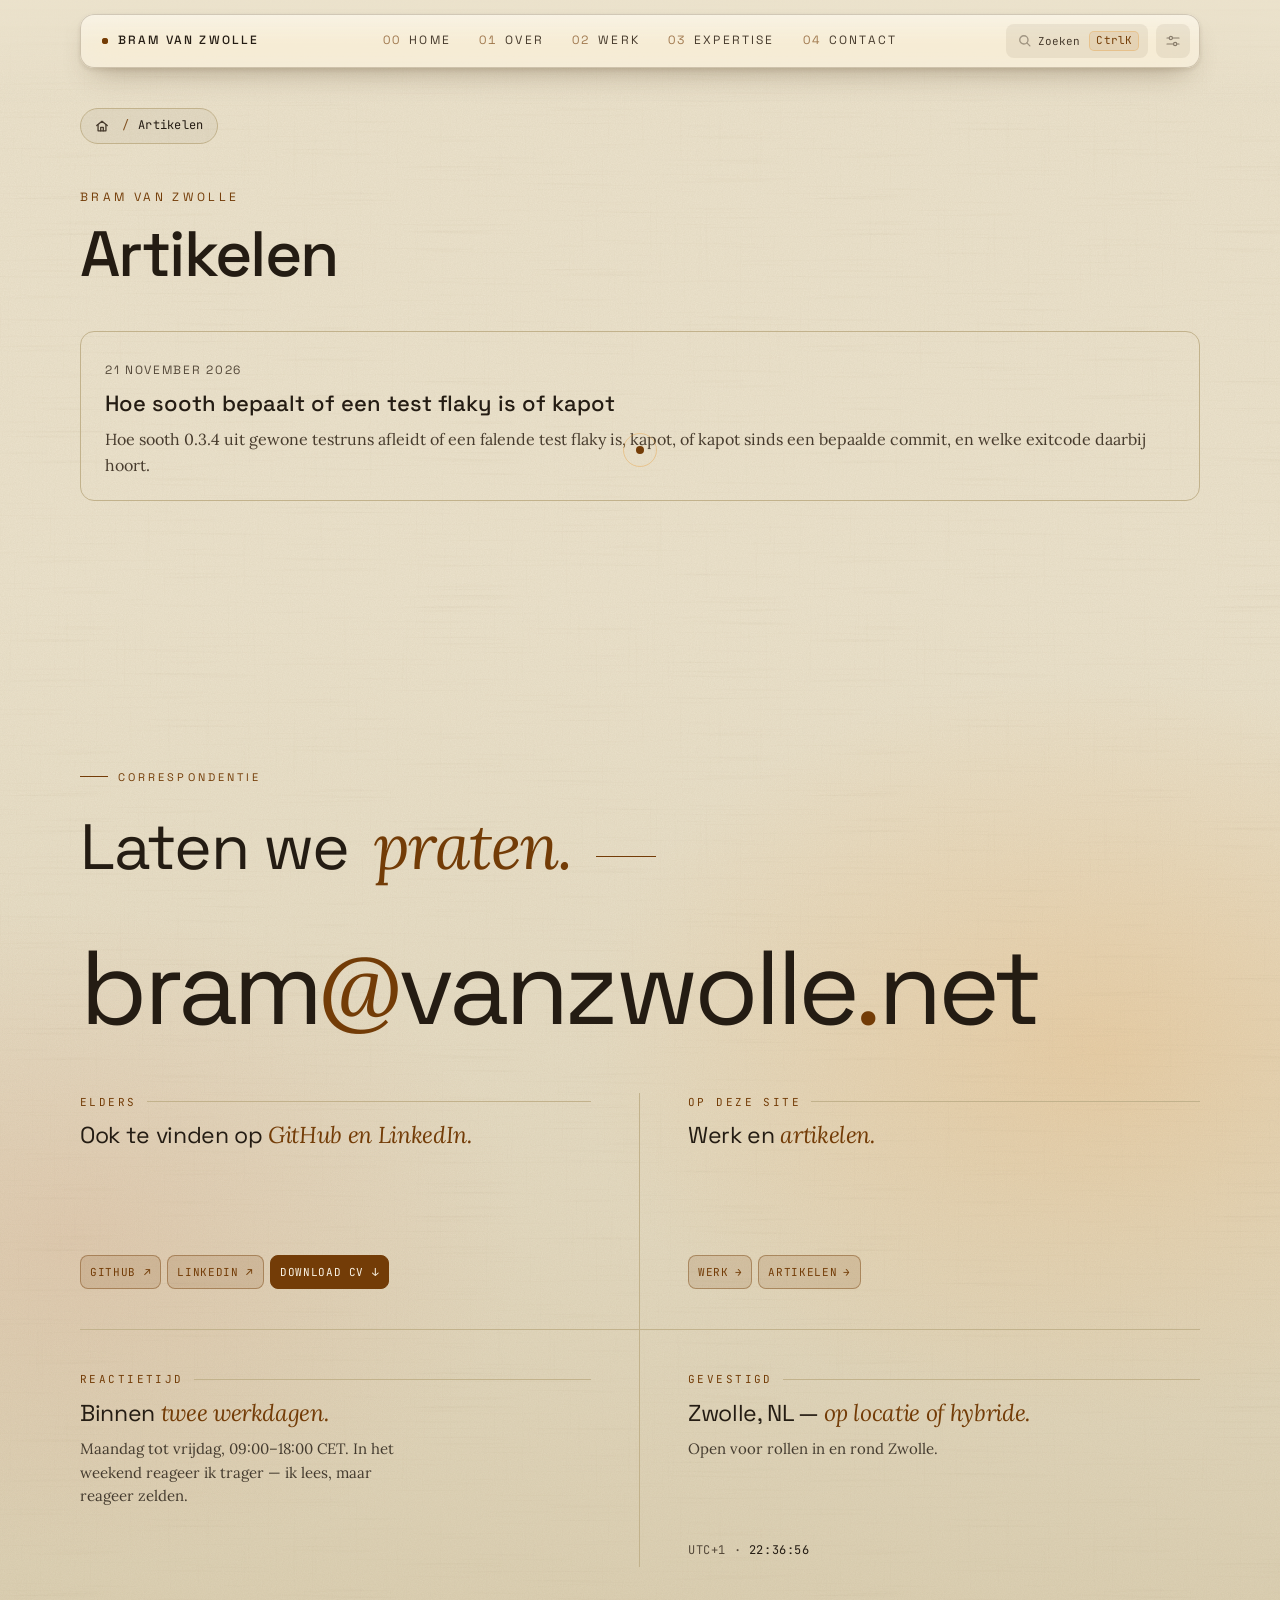
<file: artikelen/index.html>
<!doctype html>
<html lang="nl">
<head>
<meta charset="utf-8" />
<meta name="viewport" content="width=device-width, initial-scale=1" />
<title>Artikelen · Bram van Zwolle</title>
<meta name="description" content="Technische artikelen van Bram van Zwolle. Hoe sooth bepaalt of een test flaky is of kapot." />
<link rel="canonical" href="https://bramvzw.nl/artikelen/" />
<meta name="author" content="Bram van Zwolle" />
<meta name="theme-color" content="#ebe2cc" id="themeColor" />
<script>
  // Light is the default; dark only when the visitor chose it (the same key as the home page).
  (function(){ var t=null; try{ t=localStorage.getItem('theme'); }catch(e){} if(t!=='dark') document.documentElement.classList.add('light'); })();
</script>
<script type="application/ld+json">
{
  "@context": "https://schema.org",
  "@type": "CollectionPage",
  "name": "Artikelen",
  "url": "https://bramvzw.nl/artikelen/",
  "inLanguage": "nl",
  "author": {
    "@type": "Person",
    "name": "Bram van Zwolle",
    "url": "https://bramvzw.nl/"
  },
  "hasPart": [
    {
      "@type": "BlogPosting",
      "headline": "Hoe sooth bepaalt of een test flaky is of kapot",
      "url": "https://bramvzw.nl/artikelen/flaky-tests-bewijzen/",
      "datePublished": "2026-11-21",
      "author": {
        "@type": "Person",
        "name": "Bram van Zwolle",
        "url": "https://bramvzw.nl/"
      }
    }
  ]
}
</script>
<script type="application/ld+json">
{
  "@context": "https://schema.org",
  "@type": "BreadcrumbList",
  "itemListElement": [
    {
      "@type": "ListItem",
      "position": 1,
      "name": "Bram van Zwolle",
      "item": "https://bramvzw.nl/"
    },
    {
      "@type": "ListItem",
      "position": 2,
      "name": "Artikelen",
      "item": "https://bramvzw.nl/artikelen/"
    }
  ]
}
</script>
<meta property="og:type" content="website" />
<meta property="og:url" content="https://bramvzw.nl/artikelen/" />
<meta property="og:title" content="Artikelen · Bram van Zwolle" />
<meta property="og:description" content="Technische artikelen van Bram van Zwolle. Hoe sooth bepaalt of een test flaky is of kapot." />
<meta property="og:image" content="https://bramvzw.nl/og-image.png?v=2" />
<meta property="og:image:width" content="1200" />
<meta property="og:image:height" content="630" />
<meta property="og:locale" content="nl_NL" />
<meta property="og:site_name" content="Bram van Zwolle" />
<meta name="twitter:card" content="summary_large_image" />
<meta name="twitter:title" content="Artikelen · Bram van Zwolle" />
<meta name="twitter:description" content="Technische artikelen van Bram van Zwolle. Hoe sooth bepaalt of een test flaky is of kapot." />
<meta name="twitter:image" content="https://bramvzw.nl/og-image.png?v=2" />
<link rel="icon" href="/favicon.ico" sizes="48x48">
<link rel="icon" type="image/png" sizes="192x192" href="/favicon-192.png">
<link rel="apple-touch-icon" href="/apple-touch-icon.png">
<link rel="icon" id="favicon" type="image/svg+xml" href="/favicon.svg">
<link rel="preconnect" href="https://fonts.googleapis.com">
<link rel="preconnect" href="https://fonts.gstatic.com" crossorigin>
<link href="https://fonts.googleapis.com/css2?family=Space+Grotesk:wght@300;400;500;600;700&family=Lora:ital,wght@0,400;0,500;1,400&family=JetBrains+Mono:wght@400;500&display=swap" rel="stylesheet">
<link rel="stylesheet" href="/assets/pages.css?v=25">
<noscript><style>
  .cursor-ring,.cursor-dot{ display:none !important; }
  body{ cursor:auto !important; }
</style></noscript>
</head>
<body>
<a class="skip" href="#main" data-i18n="skip">Naar de inhoud</a>
<div class="cursor-trail" id="cursorTrail" aria-hidden="true"></div>
<div class="cursor-ring" id="cring"></div>
<div class="cursor-dot" id="cdot"></div>
<header class="topbar">
  <a class="mark" href="/" id="brandHome"><span class="mark-in"><span class="dot"></span> <span class="brand-name">Bram&nbsp;van&nbsp;Zwolle</span></span></a>
  <nav>
    <a href="/"            data-num="00">Home</a>
    <a href="/#about"      data-num="01" data-i18n="nav-about">Over</a>
    <a href="/#work"       data-num="02" data-i18n="nav-work">Werk</a>
    <a href="/#expertise"  data-num="03">Expertise</a>
    <a href="#contact"     data-num="04">Contact</a>
  </nav>
  <div class="topbar-right">
  <button class="cp-trigger" id="cpTrigger" aria-label="Open command palette">
    <svg width="12" height="12" viewBox="0 0 16 16" fill="none" stroke="currentColor" stroke-width="1.8" stroke-linecap="round" stroke-linejoin="round">
      <circle cx="6.5" cy="6.5" r="5.5"/><line x1="10.5" y1="10.5" x2="14.5" y2="14.5"/>
    </svg>
    <span class="cp-trigger-label" data-i18n="ui-search">Zoeken</span>
    <span class="cp-trigger-kbd" id="cpTriggerKbd">⌘K</span>
  </button>
  <button class="nav-toggle" id="navToggle" aria-label="Open menu" aria-expanded="false"><span class="nt-open">Menu</span><span class="nt-close">Close</span></button>
  <div class="settings-wrap" id="settingsWrap">
    <button class="settings-btn" id="settingsBtn" aria-label="Settings" aria-expanded="false">
      <svg width="14" height="12" viewBox="0 0 16 14" fill="none" stroke="currentColor" stroke-width="1.4" stroke-linecap="round" aria-hidden="true">
        <line x1="1" y1="3.5" x2="3" y2="3.5"/><line x1="8" y1="3.5" x2="15" y2="3.5"/>
        <circle cx="5.5" cy="3.5" r="1.9"/>
        <line x1="1" y1="10.5" x2="8" y2="10.5"/><line x1="13" y1="10.5" x2="15" y2="10.5"/>
        <circle cx="10.5" cy="10.5" r="1.9"/>
      </svg>
    </button>
    <div class="settings-dropdown" id="settingsDropdown">
      <div class="sd-group">
        <span class="sd-label" data-i18n="ui-language">Taal</span>
        <div class="sd-options">
          <button class="sd-opt active" data-lang="nl" id="sdNl">NL</button>
          <span class="sd-sep">·</span>
          <button class="sd-opt" data-lang="en" id="sdEn">EN</button>
        </div>
      </div>
      <div class="sd-divider"></div>
      <div class="sd-group">
        <span class="sd-label" data-i18n="ui-theme">Thema</span>
        <div class="sd-options">
          <button class="sd-opt" data-theme="dark" id="sdDark" data-i18n="ui-dark">Donker</button>
          <span class="sd-sep">·</span>
          <button class="sd-opt active" data-theme="light" id="sdLight" data-i18n="ui-light">Licht</button>
        </div>
      </div>
    </div>
  </div>
  </div>
</header>
<div class="brand-tip" id="brandTip" role="menu" aria-hidden="true">
  <a href="/" class="bt-row bt-home"><span>Home</span><span class="bt-action"><svg width="14" height="14" viewBox="0 0 16 16" fill="none" stroke="currentColor" stroke-width="1.5" stroke-linecap="round" stroke-linejoin="round"><path d="M2 7.5 8 2.5l6 5"/><path d="M3.5 6.5V13.5h9V6.5"/><path d="M6.5 13.5v-4h3v4"/></svg></span></a>
  <a href="mailto:bram@vanzwolle.net" class="bt-row">
    <span>bram@vanzwolle.net</span>
    <span class="bt-action"><svg width="14" height="14" viewBox="0 0 16 16" fill="none" stroke="currentColor" stroke-width="1.5" stroke-linecap="round" stroke-linejoin="round"><path d="M7 3H3a1 1 0 0 0-1 1v9a1 1 0 0 0 1 1h9a1 1 0 0 0 1-1V9"/><polyline points="10 2 14 2 14 6"/><line x1="14" y1="2" x2="8" y2="8"/></svg></span>
  </a>
  <a href="https://github.com/Bramvzw" target="_blank" rel="noopener" class="bt-row">
    <span>GitHub</span>
    <span class="bt-action"><svg width="14" height="14" viewBox="0 0 16 16" fill="none" stroke="currentColor" stroke-width="1.5" stroke-linecap="round" stroke-linejoin="round"><path d="M7 3H3a1 1 0 0 0-1 1v9a1 1 0 0 0 1 1h9a1 1 0 0 0 1-1V9"/><polyline points="10 2 14 2 14 6"/><line x1="14" y1="2" x2="8" y2="8"/></svg></span>
  </a>
  <a href="https://www.linkedin.com/in/bram-van-zwolle" target="_blank" rel="noopener" class="bt-row">
    <span>LinkedIn</span>
    <span class="bt-action"><svg width="14" height="14" viewBox="0 0 16 16" fill="none" stroke="currentColor" stroke-width="1.5" stroke-linecap="round" stroke-linejoin="round"><path d="M7 3H3a1 1 0 0 0-1 1v9a1 1 0 0 0 1 1h9a1 1 0 0 0 1-1V9"/><polyline points="10 2 14 2 14 6"/><line x1="14" y1="2" x2="8" y2="8"/></svg></span>
  </a>
  <a href="/assets/cv-bram-van-zwolle.pdf" download="CV Bram van Zwolle.pdf" class="bt-row">
    <span>Download CV</span>
    <span class="bt-action"><svg width="14" height="14" viewBox="0 0 16 16" fill="none" stroke="currentColor" stroke-width="1.5" stroke-linecap="round" stroke-linejoin="round"><line x1="8" y1="2" x2="8" y2="11"/><polyline points="4 8 8 12 12 8"/><line x1="2" y1="14" x2="14" y2="14"/></svg></span>
  </a>
</div>
<div class="cp-root" id="cpRoot" aria-hidden="true">
  <div class="cp-scrim" data-cp-close></div>
  <div class="cp-modal" role="dialog" aria-modal="true" aria-label="Command palette">
    <div class="cp-head">
      <span class="cp-prompt">&gt;</span>
      <input type="text" id="cpInput" class="cp-input" placeholder="Typ een commando…" data-i18n-placeholder="cp-placeholder" autocomplete="off" spellcheck="false">
      <span class="cp-hint">ESC</span>
    </div>
    <ul class="cp-list" id="cpList" role="listbox"></ul>
    <div class="cp-foot">
      <span><kbd>↑</kbd><kbd>↓</kbd> <span data-i18n="cp-hint-nav">navigeren</span></span>
      <span><kbd>↵</kbd> <span data-i18n="cp-hint-sel">selecteer</span></span>
      <span><kbd>esc</kbd> <span data-i18n="cp-hint-esc">sluit</span></span>
    </div>
  </div>
</div>
<div class="copy-confirm" id="copyConfirm" role="status" aria-live="polite" data-i18n="copy-confirm">E-mailadres gekopieerd</div>
<div class="mobile-nav" id="mobileNav" aria-hidden="true">
  <nav>
    <a href="/"           data-num="00">Home</a>
    <a href="/#about"     data-num="01" data-i18n="nav-about">Over</a>
    <a href="/#work"      data-num="02" data-i18n="nav-work">Werk</a>
    <a href="/#expertise" data-num="03">Expertise</a>
    <a href="#contact"    data-num="04">Contact</a>
  </nav>
</div>

<main id="main" class="art-list">
  <div class="wrap">   <!-- the list spans the content column, as wide as the bar and the footer (the article itself stays narrow) -->
    <nav class="crumbs" aria-label="Kruimelpad"><ol><li class="c-home"><a href="/" aria-label="Home"><svg width="14" height="14" viewBox="0 0 16 16" fill="none" stroke="currentColor" stroke-width="1.5" stroke-linecap="round" stroke-linejoin="round" aria-hidden="true"><path d="M2 7.5 8 2.5l6 5"/><path d="M3.5 6.5V13.5h9V6.5"/><path d="M6.5 13.5v-4h3v4"/></svg></a></li><li aria-current="page" data-i18n="footer-articles">Artikelen</li></ol></nav>
    <section class="page-head">
      <div class="eyebrow">Bram van Zwolle</div>
      <h1 data-i18n="footer-articles">Artikelen</h1>
    </section>
    <ul class="article-list">
      <li><a href="/artikelen/flaky-tests-bewijzen/">
        <time class="al-date" datetime="2026-11-21" data-i18n="art-date">21 november 2026</time>
        <span class="al-title" data-i18n="art-title">Hoe sooth bepaalt of een test flaky is of kapot</span>
        <span class="al-desc" data-i18n="art-desc">Hoe sooth 0.3.4 uit gewone testruns afleidt of een falende test flaky is, kapot, of kapot sinds een bepaalde commit, en welke exitcode daarbij hoort.</span>
      </a></li>
    </ul>
  </div>
</main>

<div class="contact" id="contact" role="contentinfo">
  <div class="contact-inner">
    <div class="sec-label" data-i18n="contact-label">Correspondentie</div>
    <div class="kicker" data-i18n="contact-kicker">Laten we <em>praten.</em><span class="hand"></span></div>

    <a class="email-ink" href="mailto:bram@vanzwolle.net" aria-label="bram@vanzwolle.net" data-hoverable id="emailLink"><svg class="wm wm--ink" aria-hidden="true" focusable="false"><defs><clipPath id="eiClip"><text class="ei-text" x="0" y="1em">bram<tspan class="ei-at">@</tspan>vanzwolle<tspan class="ei-dot">.</tspan>net</text></clipPath><path id="eiPath" d="M1240 4q-8 3 -16 9q-8 6 -16 18q-8 12 -21 39q-13 26 -13 30q-1 4 0 8q1 4 4 8q3 4 8 7q6 3 18 7q12 3 36 5q24 2 53 1q29 0 52 -4q23 -3 32 -8q9 -4 11 -8q3 -4 3 -8q0 -4 -2 -12q-2 -8 -7 -16q-4 -8 -10 -16q-6 -8 -14 -16q-9 -8 -20 -16q-12 -8 -23 -14q-11 -5 -23 -10q-12 -4 -20 -6q-8 -1 -16 0q-8 0 -16 2zM416 348q-8 3 -15 8q-7 4 -11 8q-3 4 -6 8q-2 4 -12 28q-9 24 -14 32q-6 7 -11 12q-5 4 -20 12q-15 9 -63 26q-48 17 -73 28q-25 10 -36 16q-11 6 -19 12q-8 6 -15 14q-7 8 -9 12q-1 4 0 12q0 8 4 16q4 8 11 16q7 8 16 16q9 8 21 16q12 9 24 15q12 6 27 11q15 6 28 9q13 3 29 3q16 0 32 -4q16 -3 34 -10q17 -8 40 -22q22 -14 58 -42q36 -28 48 -39q12 -11 20 -22q8 -11 12 -19q4 -8 6 -16q2 -8 2 -24q1 -16 -2 -32q-3 -16 -10 -33q-8 -17 -18 -32q-11 -15 -20 -23q-10 -7 -14 -9q-4 -2 -12 -3q-8 -2 -16 -2q-8 0 -16 2zM1440 1008q-56 -51 -72 -64q-16 -12 -28 -18q-12 -7 -20 -9q-8 -2 -12 -3q-4 0 -8 1q-4 1 -7 3q-3 2 -5 6q-1 4 0 8q0 4 32 76M1112 0q-20 40 -34 60q-13 20 -17 28q-4 8 -7 20q-3 12 -2 24q1 12 4 20q3 8 6 12q3 4 6 8q4 4 12 10q8 5 20 10q12 5 54 14q41 10 50 14q10 4 12 8q2 4 0 8q-3 4 -18 16q-14 12 -22 20q-8 8 -13 16q-5 8 -7 16q-2 8 0 28q1 20 4 32q4 12 12 24q7 12 16 20q8 8 14 12q6 3 14 6q8 3 28 5q20 2 80 3q60 2 80 2q20 -1 40 -4q20 -2 40 -8q20 -5 32 -10q12 -5 20 -10q8 -4 24 -16q16 -13 48 -47M1385 0q44 32 58 44q14 12 25 24q10 12 24 32q13 20 17 28q4 8 5 16q2 8 0 16q-1 8 -6 20q-4 12 -5 16q-1 4 1 8q1 4 5 8q4 4 7 6q4 2 32 16q29 14 36 18q8 5 24 17M392 300q-32 3 -56 8q-24 4 -33 8q-9 4 -14 8q-5 4 -10 12q-5 8 -10 28q-5 20 -8 28q-3 8 -5 12q-3 4 -10 12q-6 7 -16 16q-11 8 -24 16q-14 8 -26 14q-12 5 -59 24q-47 18 -65 26q-17 8 -29 16q-12 8 -15 12q-4 4 -6 8q-3 4 -4 8q-1 4 0 8q0 4 4 12q3 8 13 20q10 12 23 24q13 12 29 24q16 12 41 28q26 16 49 28q23 13 47 24q24 11 44 16q20 5 32 6q12 1 24 0q12 0 40 -5q28 -5 42 -9q15 -4 28 -9q14 -5 34 -17q20 -11 32 -20q12 -9 24 -20q12 -10 26 -26q13 -16 20 -28q6 -11 9 -20q3 -8 6 -20q3 -12 5 -28q1 -16 0 -32q0 -16 -3 -32q-3 -16 -7 -32q-4 -16 -10 -32q-6 -16 -16 -36q-10 -19 -18 -32q-8 -12 -14 -20q-7 -8 -12 -12q-6 -5 -12 -8q-7 -4 -12 -6q-6 -2 -14 -3q-8 -1 -20 -1q-12 -1 -44 2zM1477 1008q-53 -48 -85 -80q-32 -31 -44 -42q-12 -10 -24 -18q-12 -8 -24 -15q-12 -7 -24 -13q-12 -5 -20 -6q-8 -2 -12 -1q-4 1 -8 4q-4 3 -8 11q-4 7 -6 16q-1 8 0 20q0 12 2 20q2 8 6 16q3 8 20 36q17 28 29 52M871 0q47 104 68 172q21 68 33 95q12 27 32 59q20 33 36 56q16 23 50 64q33 42 60 77q26 35 34 41q8 7 12 8q4 1 8 0q4 -2 24 -16q20 -15 28 -18q8 -4 16 -6q8 -2 24 -2q16 -1 48 2q32 2 48 2q16 0 36 -2q20 -1 36 -4q16 -4 32 -9q16 -5 32 -12q16 -7 32 -15q16 -9 48 -32M1441 0q41 32 53 44q13 12 114 138M0 56q40 13 54 18q14 6 28 14q14 7 22 13q8 6 14 13q7 6 12 14q6 8 10 20q4 12 6 24q2 12 1 20q-1 8 -3 12q-1 4 -6 8q-4 4 -11 6q-7 1 -31 0q-24 -1 -96 -12M508 1008q30 -24 72 -56q43 -32 66 -52q24 -20 41 -36q17 -16 25 -26q8 -11 13 -20q5 -10 9 -22q4 -12 5 -28q1 -16 1 -36q-1 -20 -4 -44q-3 -24 -6 -40q-2 -15 -6 -28q-4 -12 -8 -20q-4 -7 -8 -12q-4 -4 -8 -6q-4 -2 -20 -2q-16 -1 -20 -3q-4 -2 -8 -5q-4 -3 -8 -8q-4 -6 -10 -21q-7 -15 -22 -59q-15 -44 -24 -64q-8 -20 -30 -63q-22 -43 -30 -56q-9 -13 -13 -17q-4 -4 -11 -8q-8 -5 -20 -8q-12 -3 -68 -2q-56 2 -116 -2q-60 -5 -68 -5q-8 0 -16 1q-8 2 -12 4q-4 3 -6 6q-2 2 -3 6q-1 4 1 36q1 32 0 48q-2 16 -5 24q-3 8 -9 16q-6 8 -16 16q-10 8 -28 16q-18 9 -38 16q-20 6 -100 27M0 660q120 67 172 98q52 31 68 39q16 8 46 21q31 14 43 22q12 8 18 16q6 8 8 16q2 8 2 40q0 32 10 96M1514 1008q-42 -31 -60 -48q-18 -16 -30 -28q-11 -12 -50 -57q-38 -45 -65 -72q-27 -27 -52 -54q-25 -27 -29 -30q-4 -3 -8 -4q-4 -1 -8 1q-4 2 -4 3q-1 1 -4 9q-4 8 -6 16q-2 8 -9 52q-7 44 -7 64q-1 20 2 32q2 12 6 20q3 8 8 16q4 8 20 32q17 24 30 48M118 0q50 29 78 50q29 22 46 38q16 16 34 40q18 24 25 32q7 8 17 16q10 9 22 16q12 6 28 10q16 4 32 4q16 1 32 -2q16 -3 40 -11q24 -8 36 -11q12 -2 20 -1q8 1 12 2q4 1 11 5q7 4 12 10q5 6 7 12q3 6 12 38q10 32 16 48q6 16 24 49q18 33 26 43q8 11 16 18q8 8 26 17q18 9 24 13q6 3 14 12q8 8 12 14q4 7 12 26q8 20 14 46q7 26 23 110q16 84 19 104q2 20 2 36q0 16 -2 32q-3 16 -10 35q-6 19 -18 42q-12 23 -30 53q-19 30 -33 62M638 0q10 11 14 14q4 2 12 5q8 3 20 5q12 1 36 2q24 1 32 3q8 2 14 7q7 4 12 10q6 5 16 20q9 14 32 54q24 40 74 140q50 100 95 176q45 76 57 100q13 24 20 44q8 20 14 40q6 20 11 44q5 24 7 40q2 16 1 32q-1 16 -3 24q-3 8 -8 14q-6 7 -18 16q-13 10 -16 16q-4 5 -6 16q-3 10 -3 18q0 8 2 20q2 12 13 52q10 40 18 96M1608 609q-40 16 -60 27q-20 10 -39 23q-19 13 -32 25q-13 12 -23 24q-9 12 -15 24q-6 12 -9 24q-3 12 -4 28q-2 16 0 32q1 16 6 32q4 16 12 32q8 16 17 28q9 12 22 24q13 12 25 20q12 9 32 20q20 10 68 30M139 1008q9 -48 9 -60q-1 -12 -2 -20q-2 -9 -6 -20q-4 -12 -12 -26q-8 -15 -20 -28q-12 -14 -23 -22q-11 -8 -19 -12q-7 -4 -16 -8q-10 -3 -18 -4q-8 -2 -16 -2q-8 0 -16 3M0 945q19 39 29 63M227 0q69 63 93 90q24 28 32 36q8 7 20 14q12 8 20 11q8 3 16 4q8 1 20 -1q12 -1 24 -5q12 -4 72 -33q61 -28 64 -32q4 -3 6 -8q1 -4 0 -20q-1 -16 -3 -28q-2 -12 -8 -28M1042 1008q-1 -24 -4 -40q-2 -16 -14 -64q-11 -48 -14 -72q-4 -24 -4 -40q0 -16 2 -32q3 -16 6 -28q2 -12 10 -36q9 -24 11 -36q2 -12 1 -24q-1 -12 -2 -24q-2 -12 -9 -36q-7 -24 -15 -44q-8 -20 -18 -40q-9 -20 -46 -88q-38 -68 -72 -136q-34 -69 -57 -108q-23 -40 -32 -53q-9 -13 -17 -21q-8 -7 -16 -11q-8 -4 -16 -5q-8 -2 -16 -2q-8 0 -24 1q-16 1 -36 4q-20 3 -30 5q-10 2 -19 6q-9 4 -10 8q-1 4 -1 8q0 4 2 44q3 40 5 60q2 20 4 32q2 12 5 24q4 12 10 26q6 13 18 31q12 18 20 26q8 8 16 13q8 5 24 12q16 6 24 11q7 5 12 10q4 5 12 16q7 11 12 23q6 12 11 28q5 16 9 32q4 16 13 68q9 52 24 120q15 68 17 84q3 16 4 32q1 16 -1 32q-2 16 -7 36q-5 20 -20 58q-14 38 -38 90M1608 676q-32 11 -44 18q-12 6 -24 14q-12 9 -21 18q-9 10 -17 22q-9 12 -14 24q-5 12 -9 28q-4 16 -5 28q-1 12 0 24q2 12 4 20q3 8 10 20q6 12 13 20q7 8 17 16q9 8 22 16q12 8 24 14q12 6 44 18M344 0q22 40 31 52q9 12 13 16q4 4 12 10q8 5 15 8q7 2 12 2q5 1 13 0q8 -1 20 -6q12 -5 20 -12q9 -6 16 -14q6 -8 8 -16q2 -8 2 -12q0 -4 -2 -8q-1 -4 -14 -20M996 1008q4 -24 3 -36q-1 -12 -7 -32q-5 -20 -16 -56q-12 -36 -16 -56q-3 -20 -2 -44q0 -24 6 -112q5 -88 4 -108q-1 -20 -5 -36q-4 -16 -8 -28q-4 -12 -11 -28q-8 -16 -42 -76q-34 -60 -60 -116q-26 -57 -45 -92q-19 -36 -28 -49q-9 -13 -17 -19q-8 -7 -16 -10q-8 -2 -16 -3q-8 -1 -16 0q-8 1 -16 3q-8 3 -16 8q-8 4 -14 11q-7 7 -12 15q-4 8 -6 16q-2 8 -4 20q-1 12 0 24q1 12 2 20q2 9 6 19q4 10 8 17q4 6 8 10q4 5 12 10q8 6 32 16q24 9 40 19q16 10 24 15q7 6 17 18q10 12 15 20q4 8 8 20q5 12 8 32q4 20 7 68q3 48 7 76q3 28 10 60q8 31 26 92q19 60 22 80q3 20 2 32q0 12 -3 24q-3 12 -19 56q-16 44 -31 100M1608 757q-16 5 -24 9q-8 4 -16 10q-8 6 -12 10q-4 5 -10 14q-5 8 -9 16q-4 8 -7 16q-2 8 -3 16q-1 8 1 20q1 12 5 20q4 8 7 13q4 5 12 12q7 7 13 11q6 4 43 22" vector-effect="non-scaling-stroke"/><radialGradient id="eiGlowGrad"><stop offset="0" class="wm-glow-a"/><stop offset="1" class="wm-glow-b"/></radialGradient><radialGradient id="eiSpotGrad"><stop offset="0" stop-color="#fff"/><stop offset=".55" stop-color="#fff" stop-opacity=".55"/><stop offset="1" stop-color="#fff" stop-opacity="0"/></radialGradient><mask id="eiSpot" maskUnits="userSpaceOnUse" x="-400" y="-400" width="3000" height="1200"><circle class="wm-spot" cx="-999" cy="-999" r="150" fill="url(#eiSpotGrad)"/></mask></defs><text class="ei-text ei-solid" x="0" y="1em">bram<tspan class="ei-at">@</tspan>vanzwolle<tspan class="ei-dot">.</tspan>net</text><g class="ei-ink" clip-path="url(#eiClip)"><rect class="wm-tint" x="0" y="0" width="100%" height="100%"/><circle class="wm-glow" cx="-999" cy="-999" r="190" fill="url(#eiGlowGrad)"/><g class="wm-move"><g class="wm-lines" id="eiLinesSet"><use href="#eiPath" transform="translate(-80 -90) scale(.32)"/><use href="#eiPath" transform="translate(160 -140) scale(.32)" class="wm-lines-2"/><use href="#eiPath" transform="translate(400 -130) scale(.32)"/><use href="#eiPath" transform="translate(640 -110) scale(.32)" class="wm-lines-2"/><use href="#eiPath" transform="translate(880 -90) scale(.32)"/><use href="#eiPath" transform="translate(1120 -140) scale(.32)" class="wm-lines-2"/><use href="#eiPath" transform="translate(1360 -130) scale(.32)"/><use href="#eiPath" transform="translate(1600 -110) scale(.32)" class="wm-lines-2"/><use href="#eiPath" transform="translate(1840 -90) scale(.32)"/><use href="#eiPath" transform="translate(2080 -140) scale(.32)" class="wm-lines-2"/></g><use href="#eiLinesSet" class="wm-hot" mask="url(#eiSpot)"/></g></g><text class="ei-text ei-outline" x="0" y="1em">bram<tspan class="ei-at">@</tspan>vanzwolle<tspan class="ei-dot">.</tspan>net</text></svg><span class="sr-only">bram@vanzwolle.net</span></a>
    <ol class="register-list">
      <li class="register-entry">
        <span class="num" data-i18n="contact-response-k">Reactietijd</span>
        <span class="value" data-i18n="contact-response-v">Binnen <em>twee werkdagen.</em></span>
        <span class="note" data-i18n="contact-response-note">Maandag tot vrijdag, 09:00–18:00 CET. In het weekend reageer ik trager — ik lees, maar reageer zelden.</span>
      </li>
      <li class="register-entry">
        <span class="num" data-i18n="contact-elsewhere-k">Elders</span>
        <span class="value" data-i18n="contact-elsewhere-v">Ook te vinden op <em>GitHub en LinkedIn.</em></span>
        <div class="links">
          <a href="https://github.com/Bramvzw" target="_blank" rel="noopener" data-hoverable>GitHub ↗</a>
          <a href="https://www.linkedin.com/in/bram-van-zwolle" target="_blank" rel="noopener" data-hoverable>LinkedIn ↗</a>
          <a href="/assets/cv-bram-van-zwolle.pdf" download="CV Bram van Zwolle.pdf" class="cv-link" data-hoverable data-i18n="contact-cv">Download CV ↓</a>
        </div>
      </li>
      <li class="register-entry">
        <span class="num" data-i18n="contact-site-k">Op deze site</span>
        <span class="value" data-i18n="contact-site-v">Werk en <em>artikelen.</em></span>
        <div class="links">
          <a href="/werk/" data-hoverable><span data-i18n="nav-work">Werk</span> →</a>
          <a href="/artikelen/" data-hoverable><span data-i18n="footer-articles">Artikelen</span> →</a>
        </div>
      </li>
      <li class="register-entry">
        <span class="num" data-i18n="contact-based-k">Gevestigd</span>
        <span class="value" data-i18n="contact-based-v">Zwolle, NL — <em>op locatie of hybride.</em></span>
        <span class="note" data-i18n="contact-based-note">Open voor rollen in en rond Zwolle.</span>
        <span class="clock" id="utcClock" aria-label="Zwolle time">UTC+2 · --:--:--</span>
      </li>
    </ol>
  </div>
</div>
<script type="application/json" id="i18nPage">{"en": {"art-title": "How sooth decides whether a test is flaky or broken", "art-date": "21 November 2026", "art-desc": "How sooth 0.3.4 works out from ordinary test runs whether a failing test is flaky, broken, or broken since a particular commit, and which exit code goes with it."}}</script>
<script src="/assets/pages.js?v=13"></script>
</body>
</html>
</file>
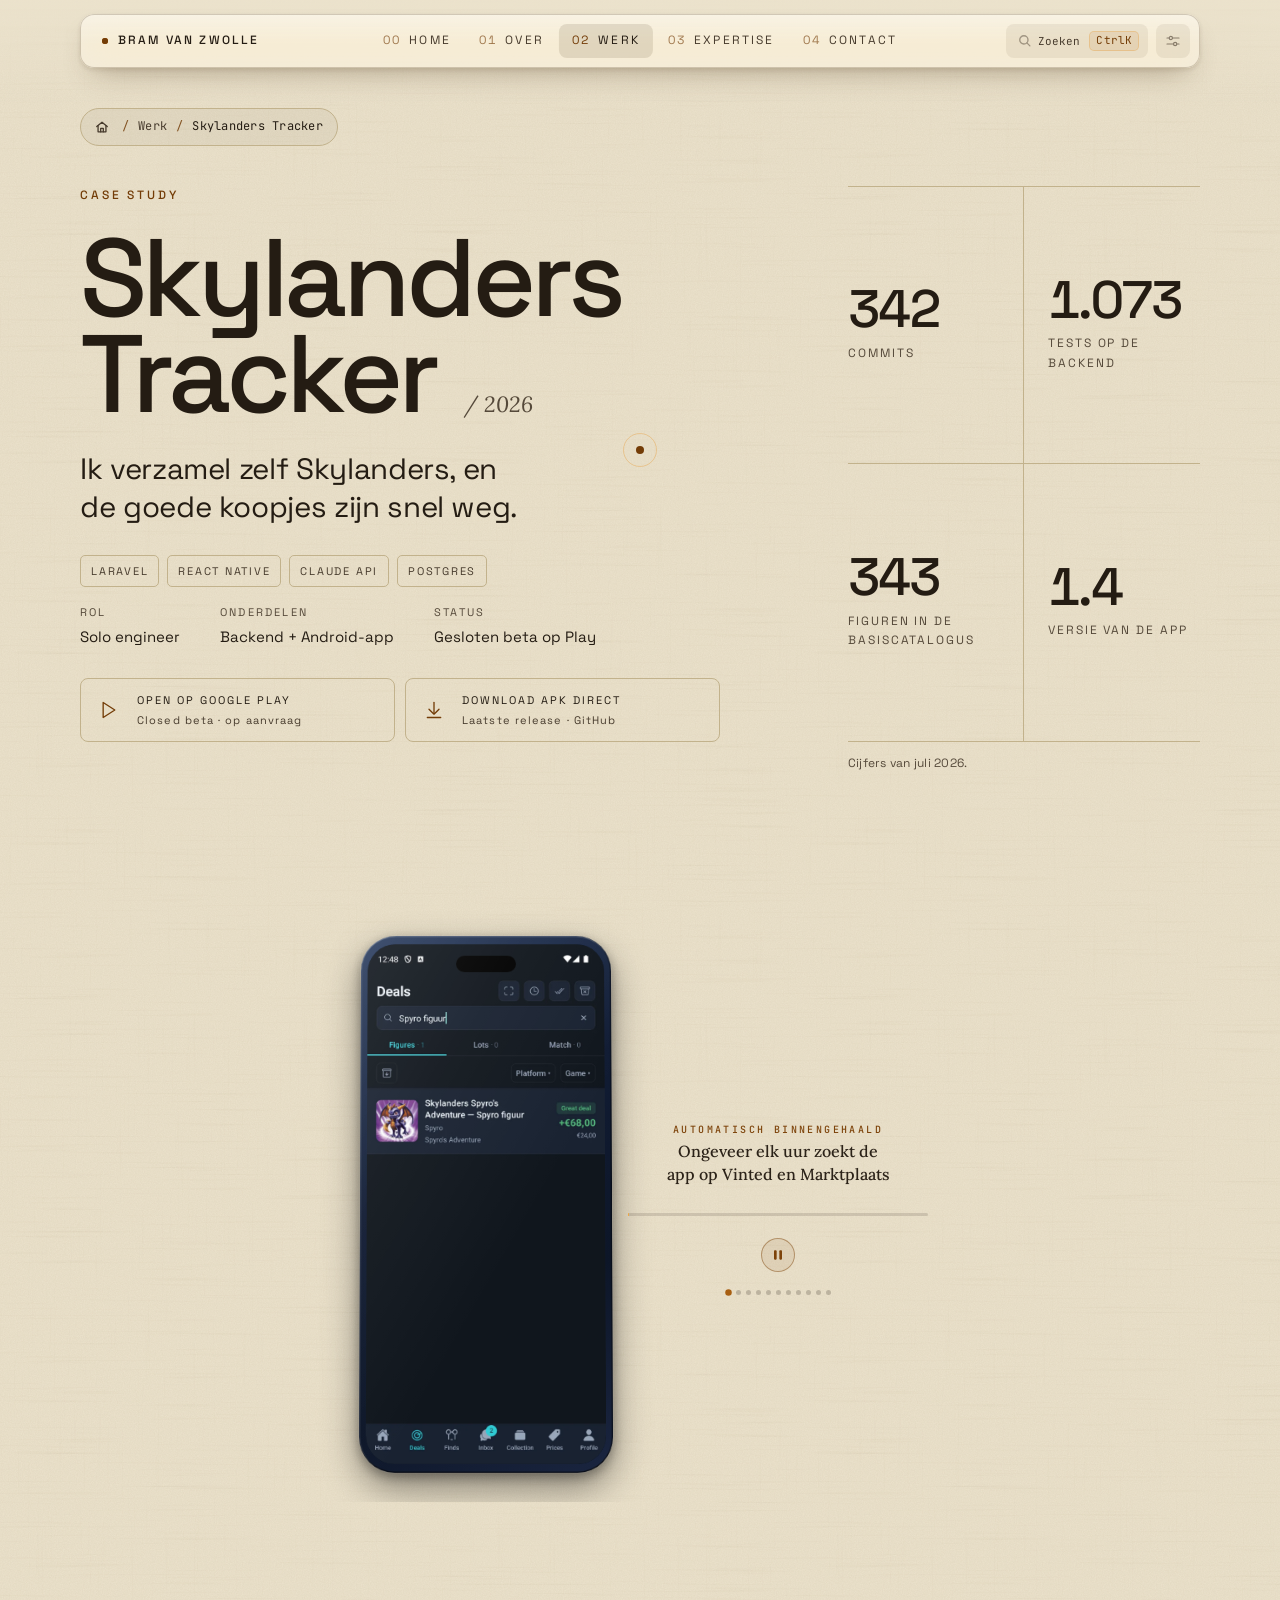
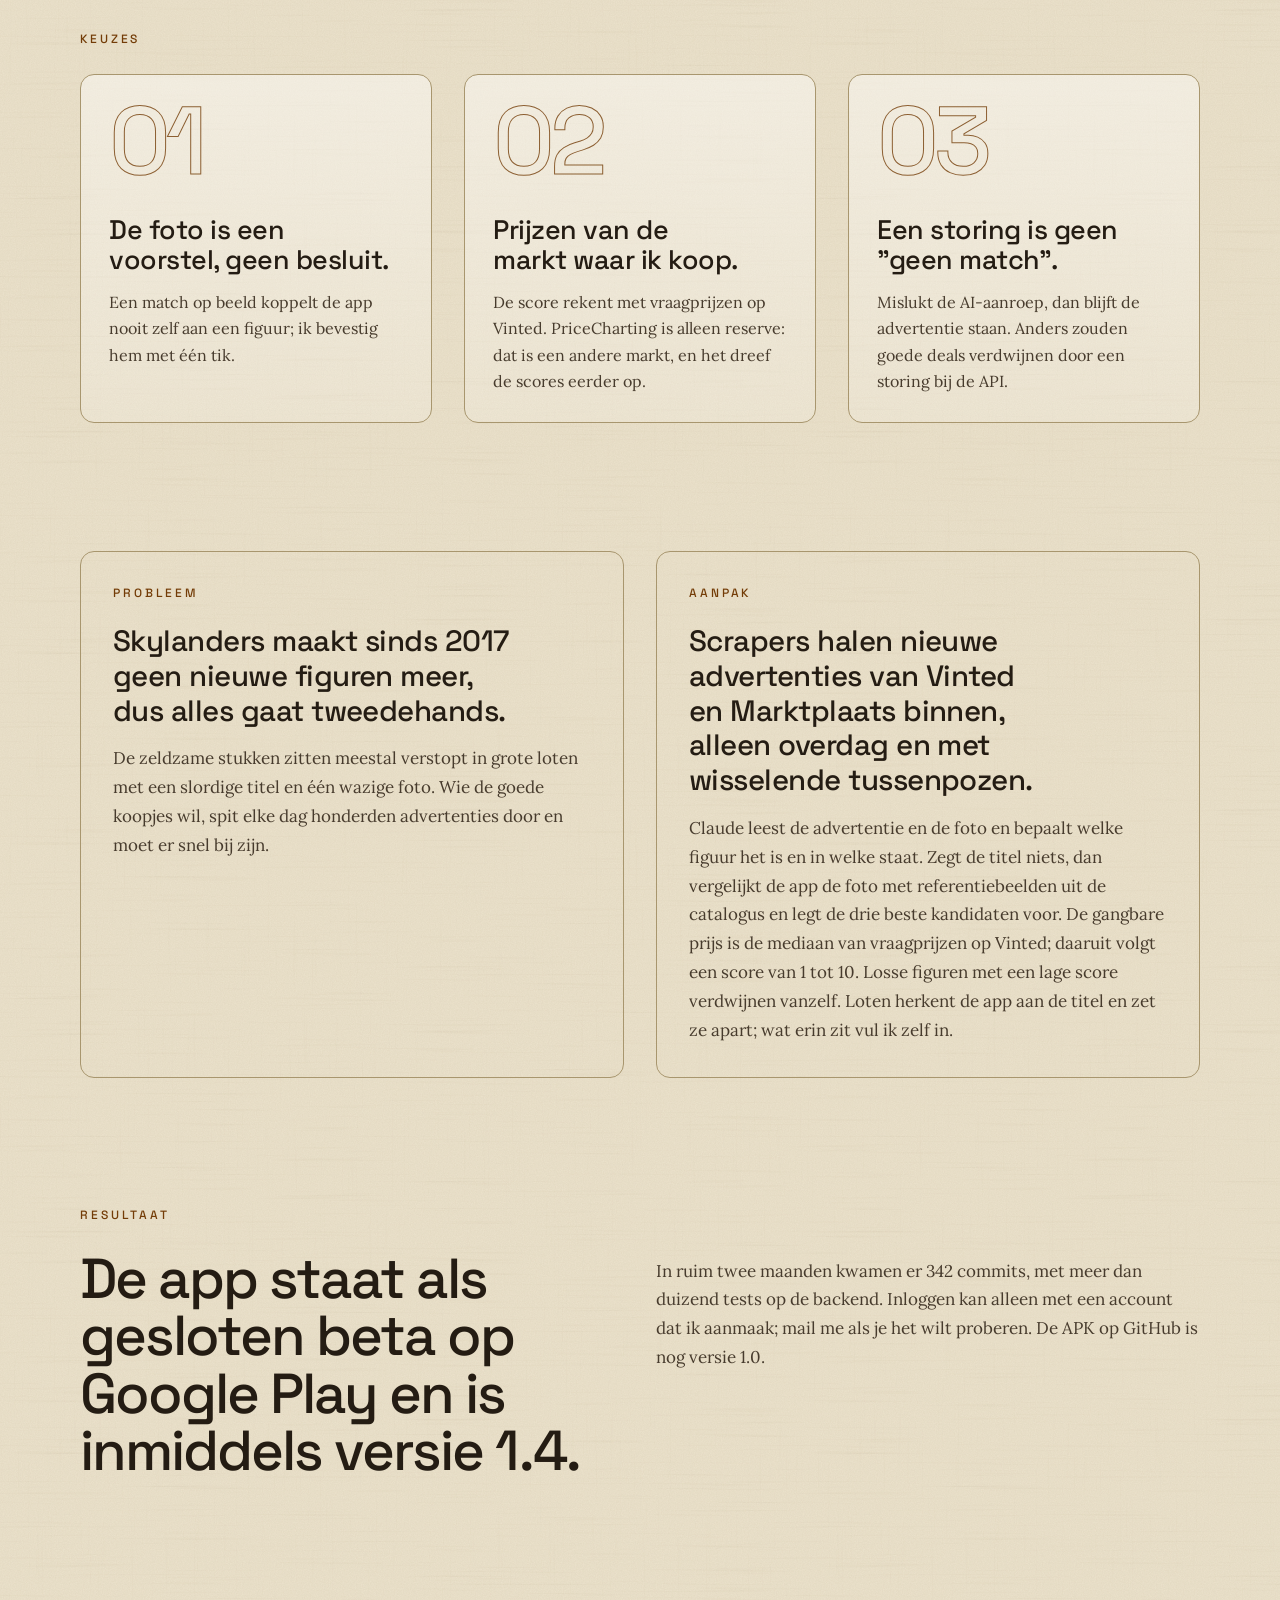
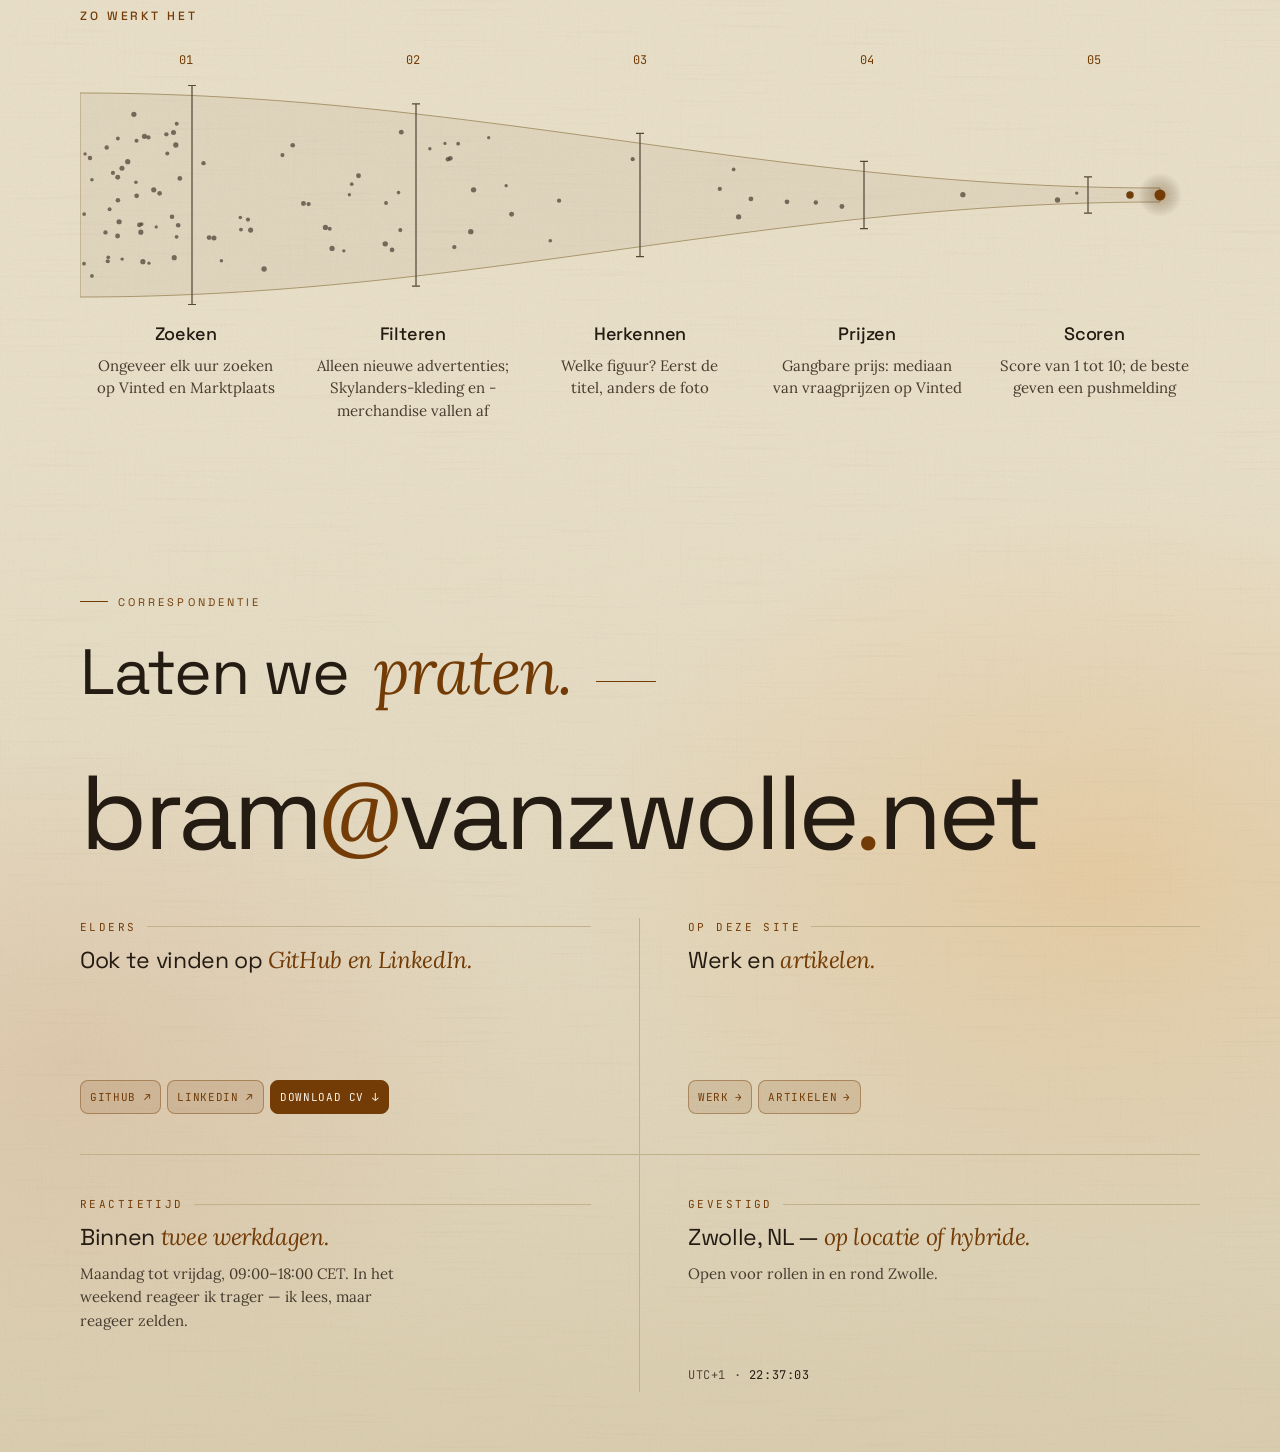
<file: skylanders-tracker/index.html>
<!doctype html>
<html lang="nl">
<head>
<meta charset="utf-8" />
<meta name="viewport" content="width=device-width, initial-scale=1" />
<title>Skylanders Tracker — case study · Bram van Zwolle</title>
<meta name="description" content="Nieuwe advertenties komen vanzelf binnen, de app herkent welke figuur het is en vergelijkt de vraagprijs met wat er op Vinted voor gevraagd wordt. De backend, het AI-deel en de Android-app bouwde ik zelf." />
<link rel="canonical" href="https://bramvzw.nl/skylanders-tracker/" />
<meta name="author" content="Bram van Zwolle" />
<meta name="theme-color" content="#ebe2cc" id="themeColor" />
<script>
  // Light is the default; dark only when the visitor chose it (the same key as the home page).
  (function(){ var t=null; try{ t=localStorage.getItem('theme'); }catch(e){} if(t!=='dark') document.documentElement.classList.add('light'); })();
</script>
<script type="application/ld+json">
{
  "@context": "https://schema.org",
  "@type": "SoftwareApplication",
  "name": "Skylanders Tracker",
  "description": "Ik verzamel zelf Skylanders, en de goede koopjes zijn snel weg. Vroeger ververste ik de hele dag Marktplaats en Vinted; nu doet deze app dat. Nieuwe advertenties komen vanzelf binnen, de app herkent welke figuur het is en vergelijkt de vraagprijs met wat er op Vinted voor gevraagd wordt. De backend, het AI-deel en de Android-app bouwde ik zelf.",
  "url": "https://bramvzw.nl/skylanders-tracker/",
  "author": {
    "@type": "Person",
    "name": "Bram van Zwolle",
    "url": "https://bramvzw.nl/"
  },
  "dateCreated": "2026",
  "operatingSystem": "Android",
  "applicationCategory": "ShoppingApplication"
}
</script>
<script type="application/ld+json">
{
  "@context": "https://schema.org",
  "@type": "BreadcrumbList",
  "itemListElement": [
    {
      "@type": "ListItem",
      "position": 1,
      "name": "Bram van Zwolle",
      "item": "https://bramvzw.nl/"
    },
    {
      "@type": "ListItem",
      "position": 2,
      "name": "Werk",
      "item": "https://bramvzw.nl/werk/"
    },
    {
      "@type": "ListItem",
      "position": 3,
      "name": "Skylanders Tracker",
      "item": "https://bramvzw.nl/skylanders-tracker/"
    }
  ]
}
</script>
<meta property="og:type" content="website" />
<meta property="og:url" content="https://bramvzw.nl/skylanders-tracker/" />
<meta property="og:title" content="Skylanders Tracker — case study · Bram van Zwolle" />
<meta property="og:description" content="Nieuwe advertenties komen vanzelf binnen, de app herkent welke figuur het is en vergelijkt de vraagprijs met wat er op Vinted voor gevraagd wordt. De backend, het AI-deel en de Android-app bouwde ik zelf." />
<meta property="og:image" content="https://bramvzw.nl/og-image.png?v=2" />
<meta property="og:image:width" content="1200" />
<meta property="og:image:height" content="630" />
<meta property="og:locale" content="nl_NL" />
<meta property="og:site_name" content="Bram van Zwolle" />
<meta name="twitter:card" content="summary_large_image" />
<meta name="twitter:title" content="Skylanders Tracker — case study · Bram van Zwolle" />
<meta name="twitter:description" content="Nieuwe advertenties komen vanzelf binnen, de app herkent welke figuur het is en vergelijkt de vraagprijs met wat er op Vinted voor gevraagd wordt. De backend, het AI-deel en de Android-app bouwde ik zelf." />
<meta name="twitter:image" content="https://bramvzw.nl/og-image.png?v=2" />
<link rel="icon" href="/favicon.ico" sizes="48x48">
<link rel="icon" type="image/png" sizes="192x192" href="/favicon-192.png">
<link rel="apple-touch-icon" href="/apple-touch-icon.png">
<link rel="icon" id="favicon" type="image/svg+xml" href="/favicon.svg">
<link rel="preconnect" href="https://fonts.googleapis.com">
<link rel="preconnect" href="https://fonts.gstatic.com" crossorigin>
<link href="https://fonts.googleapis.com/css2?family=Space+Grotesk:wght@300;400;500;600;700&family=Lora:ital,wght@0,400;0,500;1,400&family=JetBrains+Mono:wght@400;500&display=swap" rel="stylesheet">
<link rel="stylesheet" href="/assets/pages.css?v=25">
<link rel="stylesheet" href="/assets/case.css?v=17">
<noscript><style>
  .cursor-ring,.cursor-dot{ display:none !important; }
  body{ cursor:auto !important; }
</style></noscript>
</head>
<body>
<a class="skip" href="#main" data-i18n="skip">Naar de inhoud</a>
<div class="cursor-trail" id="cursorTrail" aria-hidden="true"></div>
<div class="cursor-ring" id="cring"></div>
<div class="cursor-dot" id="cdot"></div>
<header class="topbar">
  <a class="mark" href="/" id="brandHome"><span class="mark-in"><span class="dot"></span> <span class="brand-name">Bram&nbsp;van&nbsp;Zwolle</span></span></a>
  <nav>
    <a href="/"            data-num="00">Home</a>
    <a href="/#about"      data-num="01" data-i18n="nav-about">Over</a>
    <a href="/#work"       data-num="02" class="active" aria-current="page" data-i18n="nav-work">Werk</a>
    <a href="/#expertise"  data-num="03">Expertise</a>
    <a href="#contact"     data-num="04">Contact</a>
  </nav>
  <div class="topbar-right">
  <button class="cp-trigger" id="cpTrigger" aria-label="Open command palette">
    <svg width="12" height="12" viewBox="0 0 16 16" fill="none" stroke="currentColor" stroke-width="1.8" stroke-linecap="round" stroke-linejoin="round">
      <circle cx="6.5" cy="6.5" r="5.5"/><line x1="10.5" y1="10.5" x2="14.5" y2="14.5"/>
    </svg>
    <span class="cp-trigger-label" data-i18n="ui-search">Zoeken</span>
    <span class="cp-trigger-kbd" id="cpTriggerKbd">⌘K</span>
  </button>
  <button class="nav-toggle" id="navToggle" aria-label="Open menu" aria-expanded="false"><span class="nt-open">Menu</span><span class="nt-close">Close</span></button>
  <div class="settings-wrap" id="settingsWrap">
    <button class="settings-btn" id="settingsBtn" aria-label="Settings" aria-expanded="false">
      <svg width="14" height="12" viewBox="0 0 16 14" fill="none" stroke="currentColor" stroke-width="1.4" stroke-linecap="round" aria-hidden="true">
        <line x1="1" y1="3.5" x2="3" y2="3.5"/><line x1="8" y1="3.5" x2="15" y2="3.5"/>
        <circle cx="5.5" cy="3.5" r="1.9"/>
        <line x1="1" y1="10.5" x2="8" y2="10.5"/><line x1="13" y1="10.5" x2="15" y2="10.5"/>
        <circle cx="10.5" cy="10.5" r="1.9"/>
      </svg>
    </button>
    <div class="settings-dropdown" id="settingsDropdown">
      <div class="sd-group">
        <span class="sd-label" data-i18n="ui-language">Taal</span>
        <div class="sd-options">
          <button class="sd-opt active" data-lang="nl" id="sdNl">NL</button>
          <span class="sd-sep">·</span>
          <button class="sd-opt" data-lang="en" id="sdEn">EN</button>
        </div>
      </div>
      <div class="sd-divider"></div>
      <div class="sd-group">
        <span class="sd-label" data-i18n="ui-theme">Thema</span>
        <div class="sd-options">
          <button class="sd-opt" data-theme="dark" id="sdDark" data-i18n="ui-dark">Donker</button>
          <span class="sd-sep">·</span>
          <button class="sd-opt active" data-theme="light" id="sdLight" data-i18n="ui-light">Licht</button>
        </div>
      </div>
    </div>
  </div>
  </div>
</header>
<div class="brand-tip" id="brandTip" role="menu" aria-hidden="true">
  <a href="/" class="bt-row bt-home"><span>Home</span><span class="bt-action"><svg width="14" height="14" viewBox="0 0 16 16" fill="none" stroke="currentColor" stroke-width="1.5" stroke-linecap="round" stroke-linejoin="round"><path d="M2 7.5 8 2.5l6 5"/><path d="M3.5 6.5V13.5h9V6.5"/><path d="M6.5 13.5v-4h3v4"/></svg></span></a>
  <a href="mailto:bram@vanzwolle.net" class="bt-row">
    <span>bram@vanzwolle.net</span>
    <span class="bt-action"><svg width="14" height="14" viewBox="0 0 16 16" fill="none" stroke="currentColor" stroke-width="1.5" stroke-linecap="round" stroke-linejoin="round"><path d="M7 3H3a1 1 0 0 0-1 1v9a1 1 0 0 0 1 1h9a1 1 0 0 0 1-1V9"/><polyline points="10 2 14 2 14 6"/><line x1="14" y1="2" x2="8" y2="8"/></svg></span>
  </a>
  <a href="https://github.com/Bramvzw" target="_blank" rel="noopener" class="bt-row">
    <span>GitHub</span>
    <span class="bt-action"><svg width="14" height="14" viewBox="0 0 16 16" fill="none" stroke="currentColor" stroke-width="1.5" stroke-linecap="round" stroke-linejoin="round"><path d="M7 3H3a1 1 0 0 0-1 1v9a1 1 0 0 0 1 1h9a1 1 0 0 0 1-1V9"/><polyline points="10 2 14 2 14 6"/><line x1="14" y1="2" x2="8" y2="8"/></svg></span>
  </a>
  <a href="https://www.linkedin.com/in/bram-van-zwolle" target="_blank" rel="noopener" class="bt-row">
    <span>LinkedIn</span>
    <span class="bt-action"><svg width="14" height="14" viewBox="0 0 16 16" fill="none" stroke="currentColor" stroke-width="1.5" stroke-linecap="round" stroke-linejoin="round"><path d="M7 3H3a1 1 0 0 0-1 1v9a1 1 0 0 0 1 1h9a1 1 0 0 0 1-1V9"/><polyline points="10 2 14 2 14 6"/><line x1="14" y1="2" x2="8" y2="8"/></svg></span>
  </a>
  <a href="/assets/cv-bram-van-zwolle.pdf" download="CV Bram van Zwolle.pdf" class="bt-row">
    <span>Download CV</span>
    <span class="bt-action"><svg width="14" height="14" viewBox="0 0 16 16" fill="none" stroke="currentColor" stroke-width="1.5" stroke-linecap="round" stroke-linejoin="round"><line x1="8" y1="2" x2="8" y2="11"/><polyline points="4 8 8 12 12 8"/><line x1="2" y1="14" x2="14" y2="14"/></svg></span>
  </a>
</div>
<div class="cp-root" id="cpRoot" aria-hidden="true">
  <div class="cp-scrim" data-cp-close></div>
  <div class="cp-modal" role="dialog" aria-modal="true" aria-label="Command palette">
    <div class="cp-head">
      <span class="cp-prompt">&gt;</span>
      <input type="text" id="cpInput" class="cp-input" placeholder="Typ een commando…" data-i18n-placeholder="cp-placeholder" autocomplete="off" spellcheck="false">
      <span class="cp-hint">ESC</span>
    </div>
    <ul class="cp-list" id="cpList" role="listbox"></ul>
    <div class="cp-foot">
      <span><kbd>↑</kbd><kbd>↓</kbd> <span data-i18n="cp-hint-nav">navigeren</span></span>
      <span><kbd>↵</kbd> <span data-i18n="cp-hint-sel">selecteer</span></span>
      <span><kbd>esc</kbd> <span data-i18n="cp-hint-esc">sluit</span></span>
    </div>
  </div>
</div>
<div class="copy-confirm" id="copyConfirm" role="status" aria-live="polite" data-i18n="copy-confirm">E-mailadres gekopieerd</div>
<div class="mobile-nav" id="mobileNav" aria-hidden="true">
  <nav>
    <a href="/"           data-num="00">Home</a>
    <a href="/#about"     data-num="01" data-i18n="nav-about">Over</a>
    <a href="/#work"      data-num="02" data-i18n="nav-work">Werk</a>
    <a href="/#expertise" data-num="03">Expertise</a>
    <a href="#contact"    data-num="04">Contact</a>
  </nav>
</div>

<main id="main" class="case">
  <div class="wrap">
    <nav class="crumbs" aria-label="Kruimelpad"><ol><li class="c-home"><a href="/" aria-label="Home"><svg width="14" height="14" viewBox="0 0 16 16" fill="none" stroke="currentColor" stroke-width="1.5" stroke-linecap="round" stroke-linejoin="round" aria-hidden="true"><path d="M2 7.5 8 2.5l6 5"/><path d="M3.5 6.5V13.5h9V6.5"/><path d="M6.5 13.5v-4h3v4"/></svg></a></li><li><a href="/werk/" data-i18n="nav-work">Werk</a></li><li aria-current="page">Skylanders Tracker</li></ol></nav>
    <section class="b-sec b-hero">
      <div class="b-hero-text">
        <div class="b-h2">Case study</div>
        <h1>Skylanders Tracker <span class="year">/ 2026</span></h1>
        <p class="b-intro" data-i18n="intro">Ik verzamel zelf Skylanders, en de goede koopjes zijn snel weg.</p>
        <div class="b-hero-meta"><div class="tags"><a class="tag" href="/#tech-laravel" data-jump data-lines="~38,500 lines written">Laravel</a><a class="tag" href="/#tech-react-native" data-jump data-lines="~21,400 lines written">React Native</a><span class="tag" data-lines="prompts + pipelines">Claude API</span><a class="tag" href="/#tech-postgres" data-jump data-lines="single source of truth">Postgres</a></div><dl class="meta"><div><dt data-i18n="meta-role">Rol</dt><dd data-i18n="p4-role-v">Solo engineer</dd></div><div><dt data-i18n="meta-parts">Onderdelen</dt><dd data-i18n="p4-users-v">Backend + Android-app</dd></div><div><dt data-i18n="meta-status">Status</dt><dd data-i18n="p4-status-v">Gesloten beta op Play</dd></div></dl></div>
        <div class="ctas">
    <a class="cta" href="mailto:bram@vanzwolle.net?subject=Skylanders%20Tracker%20%E2%80%94%20Play%20beta%20toegang">
      <span class="cta-icon" aria-hidden="true">
        <svg width="20" height="20" viewBox="0 0 24 24" fill="none" stroke="currentColor" stroke-width="1.6" stroke-linecap="round" stroke-linejoin="round"><polygon points="5 3 19 12 5 21 5 3"/></svg>
      </span>
      <span class="cta-text">
        <span class="cta-label" data-i18n="cta-play">Open op Google Play</span>
        <span class="cta-sub" data-i18n="cta-play-sub">Closed beta · op aanvraag</span>
      </span>
    </a>
    <a class="cta" href="https://github.com/Bramvzw/skylanders-tracker-releases/releases/latest/download/skylanders-tracker.apk" target="_blank" rel="noopener" download>
      <span class="cta-icon" aria-hidden="true">
        <svg width="20" height="20" viewBox="0 0 24 24" fill="none" stroke="currentColor" stroke-width="1.6" stroke-linecap="round" stroke-linejoin="round"><line x1="12" y1="3" x2="12" y2="16"/><polyline points="6 11 12 17 18 11"/><line x1="4" y1="21" x2="20" y2="21"/></svg>
      </span>
      <span class="cta-text">
        <span class="cta-label" data-i18n="cta-apk">Download APK direct</span>
        <span class="cta-sub" data-i18n="cta-apk-sub">Laatste release · GitHub</span>
      </span>
    </a>
        </div>
      </div>
      <div class="b-hero-facts" aria-label="Cijfers">
        <dl class="b-facts"><div><dd><span class="count" data-to="342" data-dec="0">342</span></dd><dt data-i18n="fact1">commits</dt></div><div><dd><span class="count" data-to="1073" data-dec="0">1.073</span></dd><dt data-i18n="fact2">tests op de backend</dt></div><div><dd><span class="count" data-to="343" data-dec="0">343</span></dd><dt data-i18n="fact3">figuren in de basiscatalogus</dt></div><div><dd>1.4</dd><dt data-i18n="fact4">versie van de app</dt></div></dl>
      </div>
      <p class="b-note b-hero-note" data-i18n="note">Cijfers van juli 2026.</p>
    </section>
    <section class="b-sec b-demo demo--phone"><iframe data-src="/demo/skylanders-demo.html?v=6" title="Skylanders Tracker — interactieve app-demo: de volledige flip-lifecycle van deal tot winst"></iframe></section>
    <section class="b-sec"><h2 class="b-h2" data-i18n="case-choices">Keuzes</h2><div class="b-cards">
      <article class="b-card"><span class="b-card-n" aria-hidden="true">01</span><h3 data-i18n="choice1-h">De foto is een voorstel, geen besluit.</h3><p data-i18n="choice1-p">Een match op beeld koppelt de app nooit zelf aan een figuur; ik bevestig hem met één tik.</p></article>
      <article class="b-card"><span class="b-card-n" aria-hidden="true">02</span><h3 data-i18n="choice2-h">Prijzen van de markt waar ik koop.</h3><p data-i18n="choice2-p">De score rekent met vraagprijzen op Vinted. PriceCharting is alleen reserve: dat is een andere markt, en het dreef de scores eerder op.</p></article>
      <article class="b-card"><span class="b-card-n" aria-hidden="true">03</span><h3 data-i18n="choice3-h">Een storing is geen "geen match".</h3><p data-i18n="choice3-p">Mislukt de AI-aanroep, dan blijft de advertentie staan. Anders zouden goede deals verdwijnen door een storing bij de API.</p></article>
    </div></section>
    <section class="b-sec b-pa">
      <article class="b-pa-card"><h2 class="b-h2" data-i18n="case-problem">Probleem</h2><p class="b-big" data-i18n="problem-1">Skylanders maakt sinds 2017 geen nieuwe figuren meer, dus alles gaat tweedehands.</p><p class="b-body" data-i18n="problem-2">De zeldzame stukken zitten meestal verstopt in grote loten met een slordige titel en één wazige foto. Wie de goede koopjes wil, spit elke dag honderden advertenties door en moet er snel bij zijn.</p></article>
      <article class="b-pa-card"><h2 class="b-h2" data-i18n="case-approach">Aanpak</h2><p class="b-big" data-i18n="approach-1">Scrapers halen nieuwe advertenties van Vinted en Marktplaats binnen, alleen overdag en met wisselende tussenpozen.</p><p class="b-body" data-i18n="approach-2">Claude leest de advertentie en de foto en bepaalt welke figuur het is en in welke staat. Zegt de titel niets, dan vergelijkt de app de foto met referentiebeelden uit de catalogus en legt de drie beste kandidaten voor. De gangbare prijs is de mediaan van vraagprijzen op Vinted; daaruit volgt een score van 1 tot 10. Losse figuren met een lage score verdwijnen vanzelf. Loten herkent de app aan de titel en zet ze apart; wat erin zit vul ik zelf in.</p></article>
    </section>
    <section class="b-sec b-result"><h2 class="b-h2" data-i18n="case-result">Resultaat</h2><div class="b-split"><p class="b-big b-big--xl" data-i18n="result-1">De app staat als gesloten beta op Google Play en is inmiddels versie 1.4.</p><p class="b-body" data-i18n="result-2">In ruim twee maanden kwamen er 342 commits, met meer dan duizend tests op de backend. Inloggen kan alleen met een account dat ik aanmaak; mail me als je het wilt proberen. De APK op GitHub is nog versie 1.0.</p></div></section>
    <section class="b-sec b-how"><h2 class="b-h2" data-i18n="case-steps">Zo werkt het</h2><div class="pstream"><div class="ps-nums" aria-hidden="true"><span>01</span><span>02</span><span>03</span><span>04</span><span>05</span></div><canvas class="ps-canvas" aria-hidden="true"></canvas><ol class="ps-steps"><li><span class="ps-n" aria-hidden="true">01</span><span class="ps-txt"><strong data-i18n="gate1">Zoeken</strong><span data-i18n="step1">Ongeveer elk uur zoeken op Vinted en Marktplaats</span></span></li><li><span class="ps-n" aria-hidden="true">02</span><span class="ps-txt"><strong data-i18n="gate2">Filteren</strong><span data-i18n="step2">Alleen nieuwe advertenties; Skylanders-kleding en -merchandise vallen af</span></span></li><li><span class="ps-n" aria-hidden="true">03</span><span class="ps-txt"><strong data-i18n="gate3">Herkennen</strong><span data-i18n="step3">Welke figuur? Eerst de titel, anders de foto</span></span></li><li><span class="ps-n" aria-hidden="true">04</span><span class="ps-txt"><strong data-i18n="gate4">Prijzen</strong><span data-i18n="step4">Gangbare prijs: mediaan van vraagprijzen op Vinted</span></span></li><li><span class="ps-n" aria-hidden="true">05</span><span class="ps-txt"><strong data-i18n="gate5">Scoren</strong><span data-i18n="step5">Score van 1 tot 10; de beste geven een pushmelding</span></span></li></ol></div></section>
  </div>
</main>

<div class="contact" id="contact" role="contentinfo">
  <div class="contact-inner">
    <div class="sec-label" data-i18n="contact-label">Correspondentie</div>
    <div class="kicker" data-i18n="contact-kicker">Laten we <em>praten.</em><span class="hand"></span></div>

    <a class="email-ink" href="mailto:bram@vanzwolle.net" aria-label="bram@vanzwolle.net" data-hoverable id="emailLink"><svg class="wm wm--ink" aria-hidden="true" focusable="false"><defs><clipPath id="eiClip"><text class="ei-text" x="0" y="1em">bram<tspan class="ei-at">@</tspan>vanzwolle<tspan class="ei-dot">.</tspan>net</text></clipPath><path id="eiPath" d="M1240 4q-8 3 -16 9q-8 6 -16 18q-8 12 -21 39q-13 26 -13 30q-1 4 0 8q1 4 4 8q3 4 8 7q6 3 18 7q12 3 36 5q24 2 53 1q29 0 52 -4q23 -3 32 -8q9 -4 11 -8q3 -4 3 -8q0 -4 -2 -12q-2 -8 -7 -16q-4 -8 -10 -16q-6 -8 -14 -16q-9 -8 -20 -16q-12 -8 -23 -14q-11 -5 -23 -10q-12 -4 -20 -6q-8 -1 -16 0q-8 0 -16 2zM416 348q-8 3 -15 8q-7 4 -11 8q-3 4 -6 8q-2 4 -12 28q-9 24 -14 32q-6 7 -11 12q-5 4 -20 12q-15 9 -63 26q-48 17 -73 28q-25 10 -36 16q-11 6 -19 12q-8 6 -15 14q-7 8 -9 12q-1 4 0 12q0 8 4 16q4 8 11 16q7 8 16 16q9 8 21 16q12 9 24 15q12 6 27 11q15 6 28 9q13 3 29 3q16 0 32 -4q16 -3 34 -10q17 -8 40 -22q22 -14 58 -42q36 -28 48 -39q12 -11 20 -22q8 -11 12 -19q4 -8 6 -16q2 -8 2 -24q1 -16 -2 -32q-3 -16 -10 -33q-8 -17 -18 -32q-11 -15 -20 -23q-10 -7 -14 -9q-4 -2 -12 -3q-8 -2 -16 -2q-8 0 -16 2zM1440 1008q-56 -51 -72 -64q-16 -12 -28 -18q-12 -7 -20 -9q-8 -2 -12 -3q-4 0 -8 1q-4 1 -7 3q-3 2 -5 6q-1 4 0 8q0 4 32 76M1112 0q-20 40 -34 60q-13 20 -17 28q-4 8 -7 20q-3 12 -2 24q1 12 4 20q3 8 6 12q3 4 6 8q4 4 12 10q8 5 20 10q12 5 54 14q41 10 50 14q10 4 12 8q2 4 0 8q-3 4 -18 16q-14 12 -22 20q-8 8 -13 16q-5 8 -7 16q-2 8 0 28q1 20 4 32q4 12 12 24q7 12 16 20q8 8 14 12q6 3 14 6q8 3 28 5q20 2 80 3q60 2 80 2q20 -1 40 -4q20 -2 40 -8q20 -5 32 -10q12 -5 20 -10q8 -4 24 -16q16 -13 48 -47M1385 0q44 32 58 44q14 12 25 24q10 12 24 32q13 20 17 28q4 8 5 16q2 8 0 16q-1 8 -6 20q-4 12 -5 16q-1 4 1 8q1 4 5 8q4 4 7 6q4 2 32 16q29 14 36 18q8 5 24 17M392 300q-32 3 -56 8q-24 4 -33 8q-9 4 -14 8q-5 4 -10 12q-5 8 -10 28q-5 20 -8 28q-3 8 -5 12q-3 4 -10 12q-6 7 -16 16q-11 8 -24 16q-14 8 -26 14q-12 5 -59 24q-47 18 -65 26q-17 8 -29 16q-12 8 -15 12q-4 4 -6 8q-3 4 -4 8q-1 4 0 8q0 4 4 12q3 8 13 20q10 12 23 24q13 12 29 24q16 12 41 28q26 16 49 28q23 13 47 24q24 11 44 16q20 5 32 6q12 1 24 0q12 0 40 -5q28 -5 42 -9q15 -4 28 -9q14 -5 34 -17q20 -11 32 -20q12 -9 24 -20q12 -10 26 -26q13 -16 20 -28q6 -11 9 -20q3 -8 6 -20q3 -12 5 -28q1 -16 0 -32q0 -16 -3 -32q-3 -16 -7 -32q-4 -16 -10 -32q-6 -16 -16 -36q-10 -19 -18 -32q-8 -12 -14 -20q-7 -8 -12 -12q-6 -5 -12 -8q-7 -4 -12 -6q-6 -2 -14 -3q-8 -1 -20 -1q-12 -1 -44 2zM1477 1008q-53 -48 -85 -80q-32 -31 -44 -42q-12 -10 -24 -18q-12 -8 -24 -15q-12 -7 -24 -13q-12 -5 -20 -6q-8 -2 -12 -1q-4 1 -8 4q-4 3 -8 11q-4 7 -6 16q-1 8 0 20q0 12 2 20q2 8 6 16q3 8 20 36q17 28 29 52M871 0q47 104 68 172q21 68 33 95q12 27 32 59q20 33 36 56q16 23 50 64q33 42 60 77q26 35 34 41q8 7 12 8q4 1 8 0q4 -2 24 -16q20 -15 28 -18q8 -4 16 -6q8 -2 24 -2q16 -1 48 2q32 2 48 2q16 0 36 -2q20 -1 36 -4q16 -4 32 -9q16 -5 32 -12q16 -7 32 -15q16 -9 48 -32M1441 0q41 32 53 44q13 12 114 138M0 56q40 13 54 18q14 6 28 14q14 7 22 13q8 6 14 13q7 6 12 14q6 8 10 20q4 12 6 24q2 12 1 20q-1 8 -3 12q-1 4 -6 8q-4 4 -11 6q-7 1 -31 0q-24 -1 -96 -12M508 1008q30 -24 72 -56q43 -32 66 -52q24 -20 41 -36q17 -16 25 -26q8 -11 13 -20q5 -10 9 -22q4 -12 5 -28q1 -16 1 -36q-1 -20 -4 -44q-3 -24 -6 -40q-2 -15 -6 -28q-4 -12 -8 -20q-4 -7 -8 -12q-4 -4 -8 -6q-4 -2 -20 -2q-16 -1 -20 -3q-4 -2 -8 -5q-4 -3 -8 -8q-4 -6 -10 -21q-7 -15 -22 -59q-15 -44 -24 -64q-8 -20 -30 -63q-22 -43 -30 -56q-9 -13 -13 -17q-4 -4 -11 -8q-8 -5 -20 -8q-12 -3 -68 -2q-56 2 -116 -2q-60 -5 -68 -5q-8 0 -16 1q-8 2 -12 4q-4 3 -6 6q-2 2 -3 6q-1 4 1 36q1 32 0 48q-2 16 -5 24q-3 8 -9 16q-6 8 -16 16q-10 8 -28 16q-18 9 -38 16q-20 6 -100 27M0 660q120 67 172 98q52 31 68 39q16 8 46 21q31 14 43 22q12 8 18 16q6 8 8 16q2 8 2 40q0 32 10 96M1514 1008q-42 -31 -60 -48q-18 -16 -30 -28q-11 -12 -50 -57q-38 -45 -65 -72q-27 -27 -52 -54q-25 -27 -29 -30q-4 -3 -8 -4q-4 -1 -8 1q-4 2 -4 3q-1 1 -4 9q-4 8 -6 16q-2 8 -9 52q-7 44 -7 64q-1 20 2 32q2 12 6 20q3 8 8 16q4 8 20 32q17 24 30 48M118 0q50 29 78 50q29 22 46 38q16 16 34 40q18 24 25 32q7 8 17 16q10 9 22 16q12 6 28 10q16 4 32 4q16 1 32 -2q16 -3 40 -11q24 -8 36 -11q12 -2 20 -1q8 1 12 2q4 1 11 5q7 4 12 10q5 6 7 12q3 6 12 38q10 32 16 48q6 16 24 49q18 33 26 43q8 11 16 18q8 8 26 17q18 9 24 13q6 3 14 12q8 8 12 14q4 7 12 26q8 20 14 46q7 26 23 110q16 84 19 104q2 20 2 36q0 16 -2 32q-3 16 -10 35q-6 19 -18 42q-12 23 -30 53q-19 30 -33 62M638 0q10 11 14 14q4 2 12 5q8 3 20 5q12 1 36 2q24 1 32 3q8 2 14 7q7 4 12 10q6 5 16 20q9 14 32 54q24 40 74 140q50 100 95 176q45 76 57 100q13 24 20 44q8 20 14 40q6 20 11 44q5 24 7 40q2 16 1 32q-1 16 -3 24q-3 8 -8 14q-6 7 -18 16q-13 10 -16 16q-4 5 -6 16q-3 10 -3 18q0 8 2 20q2 12 13 52q10 40 18 96M1608 609q-40 16 -60 27q-20 10 -39 23q-19 13 -32 25q-13 12 -23 24q-9 12 -15 24q-6 12 -9 24q-3 12 -4 28q-2 16 0 32q1 16 6 32q4 16 12 32q8 16 17 28q9 12 22 24q13 12 25 20q12 9 32 20q20 10 68 30M139 1008q9 -48 9 -60q-1 -12 -2 -20q-2 -9 -6 -20q-4 -12 -12 -26q-8 -15 -20 -28q-12 -14 -23 -22q-11 -8 -19 -12q-7 -4 -16 -8q-10 -3 -18 -4q-8 -2 -16 -2q-8 0 -16 3M0 945q19 39 29 63M227 0q69 63 93 90q24 28 32 36q8 7 20 14q12 8 20 11q8 3 16 4q8 1 20 -1q12 -1 24 -5q12 -4 72 -33q61 -28 64 -32q4 -3 6 -8q1 -4 0 -20q-1 -16 -3 -28q-2 -12 -8 -28M1042 1008q-1 -24 -4 -40q-2 -16 -14 -64q-11 -48 -14 -72q-4 -24 -4 -40q0 -16 2 -32q3 -16 6 -28q2 -12 10 -36q9 -24 11 -36q2 -12 1 -24q-1 -12 -2 -24q-2 -12 -9 -36q-7 -24 -15 -44q-8 -20 -18 -40q-9 -20 -46 -88q-38 -68 -72 -136q-34 -69 -57 -108q-23 -40 -32 -53q-9 -13 -17 -21q-8 -7 -16 -11q-8 -4 -16 -5q-8 -2 -16 -2q-8 0 -24 1q-16 1 -36 4q-20 3 -30 5q-10 2 -19 6q-9 4 -10 8q-1 4 -1 8q0 4 2 44q3 40 5 60q2 20 4 32q2 12 5 24q4 12 10 26q6 13 18 31q12 18 20 26q8 8 16 13q8 5 24 12q16 6 24 11q7 5 12 10q4 5 12 16q7 11 12 23q6 12 11 28q5 16 9 32q4 16 13 68q9 52 24 120q15 68 17 84q3 16 4 32q1 16 -1 32q-2 16 -7 36q-5 20 -20 58q-14 38 -38 90M1608 676q-32 11 -44 18q-12 6 -24 14q-12 9 -21 18q-9 10 -17 22q-9 12 -14 24q-5 12 -9 28q-4 16 -5 28q-1 12 0 24q2 12 4 20q3 8 10 20q6 12 13 20q7 8 17 16q9 8 22 16q12 8 24 14q12 6 44 18M344 0q22 40 31 52q9 12 13 16q4 4 12 10q8 5 15 8q7 2 12 2q5 1 13 0q8 -1 20 -6q12 -5 20 -12q9 -6 16 -14q6 -8 8 -16q2 -8 2 -12q0 -4 -2 -8q-1 -4 -14 -20M996 1008q4 -24 3 -36q-1 -12 -7 -32q-5 -20 -16 -56q-12 -36 -16 -56q-3 -20 -2 -44q0 -24 6 -112q5 -88 4 -108q-1 -20 -5 -36q-4 -16 -8 -28q-4 -12 -11 -28q-8 -16 -42 -76q-34 -60 -60 -116q-26 -57 -45 -92q-19 -36 -28 -49q-9 -13 -17 -19q-8 -7 -16 -10q-8 -2 -16 -3q-8 -1 -16 0q-8 1 -16 3q-8 3 -16 8q-8 4 -14 11q-7 7 -12 15q-4 8 -6 16q-2 8 -4 20q-1 12 0 24q1 12 2 20q2 9 6 19q4 10 8 17q4 6 8 10q4 5 12 10q8 6 32 16q24 9 40 19q16 10 24 15q7 6 17 18q10 12 15 20q4 8 8 20q5 12 8 32q4 20 7 68q3 48 7 76q3 28 10 60q8 31 26 92q19 60 22 80q3 20 2 32q0 12 -3 24q-3 12 -19 56q-16 44 -31 100M1608 757q-16 5 -24 9q-8 4 -16 10q-8 6 -12 10q-4 5 -10 14q-5 8 -9 16q-4 8 -7 16q-2 8 -3 16q-1 8 1 20q1 12 5 20q4 8 7 13q4 5 12 12q7 7 13 11q6 4 43 22" vector-effect="non-scaling-stroke"/><radialGradient id="eiGlowGrad"><stop offset="0" class="wm-glow-a"/><stop offset="1" class="wm-glow-b"/></radialGradient><radialGradient id="eiSpotGrad"><stop offset="0" stop-color="#fff"/><stop offset=".55" stop-color="#fff" stop-opacity=".55"/><stop offset="1" stop-color="#fff" stop-opacity="0"/></radialGradient><mask id="eiSpot" maskUnits="userSpaceOnUse" x="-400" y="-400" width="3000" height="1200"><circle class="wm-spot" cx="-999" cy="-999" r="150" fill="url(#eiSpotGrad)"/></mask></defs><text class="ei-text ei-solid" x="0" y="1em">bram<tspan class="ei-at">@</tspan>vanzwolle<tspan class="ei-dot">.</tspan>net</text><g class="ei-ink" clip-path="url(#eiClip)"><rect class="wm-tint" x="0" y="0" width="100%" height="100%"/><circle class="wm-glow" cx="-999" cy="-999" r="190" fill="url(#eiGlowGrad)"/><g class="wm-move"><g class="wm-lines" id="eiLinesSet"><use href="#eiPath" transform="translate(-80 -90) scale(.32)"/><use href="#eiPath" transform="translate(160 -140) scale(.32)" class="wm-lines-2"/><use href="#eiPath" transform="translate(400 -130) scale(.32)"/><use href="#eiPath" transform="translate(640 -110) scale(.32)" class="wm-lines-2"/><use href="#eiPath" transform="translate(880 -90) scale(.32)"/><use href="#eiPath" transform="translate(1120 -140) scale(.32)" class="wm-lines-2"/><use href="#eiPath" transform="translate(1360 -130) scale(.32)"/><use href="#eiPath" transform="translate(1600 -110) scale(.32)" class="wm-lines-2"/><use href="#eiPath" transform="translate(1840 -90) scale(.32)"/><use href="#eiPath" transform="translate(2080 -140) scale(.32)" class="wm-lines-2"/></g><use href="#eiLinesSet" class="wm-hot" mask="url(#eiSpot)"/></g></g><text class="ei-text ei-outline" x="0" y="1em">bram<tspan class="ei-at">@</tspan>vanzwolle<tspan class="ei-dot">.</tspan>net</text></svg><span class="sr-only">bram@vanzwolle.net</span></a>
    <ol class="register-list">
      <li class="register-entry">
        <span class="num" data-i18n="contact-response-k">Reactietijd</span>
        <span class="value" data-i18n="contact-response-v">Binnen <em>twee werkdagen.</em></span>
        <span class="note" data-i18n="contact-response-note">Maandag tot vrijdag, 09:00–18:00 CET. In het weekend reageer ik trager — ik lees, maar reageer zelden.</span>
      </li>
      <li class="register-entry">
        <span class="num" data-i18n="contact-elsewhere-k">Elders</span>
        <span class="value" data-i18n="contact-elsewhere-v">Ook te vinden op <em>GitHub en LinkedIn.</em></span>
        <div class="links">
          <a href="https://github.com/Bramvzw" target="_blank" rel="noopener" data-hoverable>GitHub ↗</a>
          <a href="https://www.linkedin.com/in/bram-van-zwolle" target="_blank" rel="noopener" data-hoverable>LinkedIn ↗</a>
          <a href="/assets/cv-bram-van-zwolle.pdf" download="CV Bram van Zwolle.pdf" class="cv-link" data-hoverable data-i18n="contact-cv">Download CV ↓</a>
        </div>
      </li>
      <li class="register-entry">
        <span class="num" data-i18n="contact-site-k">Op deze site</span>
        <span class="value" data-i18n="contact-site-v">Werk en <em>artikelen.</em></span>
        <div class="links">
          <a href="/werk/" data-hoverable><span data-i18n="nav-work">Werk</span> →</a>
          <a href="/artikelen/" data-hoverable><span data-i18n="footer-articles">Artikelen</span> →</a>
        </div>
      </li>
      <li class="register-entry">
        <span class="num" data-i18n="contact-based-k">Gevestigd</span>
        <span class="value" data-i18n="contact-based-v">Zwolle, NL — <em>op locatie of hybride.</em></span>
        <span class="note" data-i18n="contact-based-note">Open voor rollen in en rond Zwolle.</span>
        <span class="clock" id="utcClock" aria-label="Zwolle time">UTC+2 · --:--:--</span>
      </li>
    </ol>
  </div>
</div>
<script type="application/json" id="i18nPage">{"en": {"cta-play": "Open on Google Play", "cta-play-sub": "Closed beta · on request", "cta-apk": "Download APK directly", "cta-apk-sub": "Latest release · GitHub", "intro": "I collect Skylanders myself, and the good deals disappear fast.", "meta-role": "Role", "p4-role-v": "Solo engineer", "meta-parts": "Parts", "p4-users-v": "Backend + Android app", "meta-status": "Status", "p4-status-v": "Closed beta on Play", "problem-1": "Skylanders stopped making new figures back in 2017, so everything trades second-hand now.", "problem-2": "The rare pieces are usually buried in big mixed lots with a sloppy title and one blurry photo. To catch the good ones you sift through hundreds of listings a day and have to be quick.", "approach-1": "Scrapers bring in new listings from Vinted and Marktplaats, in the daytime only and at varying intervals.", "approach-2": "Claude reads the listing and its photo and determines which figure it is and in what condition. If the title says nothing, the app compares the photo with reference images from the catalogue and puts forward the three best candidates. The going price is the median of asking prices on Vinted; a score from 1 to 10 follows from that. Single figures with a low score disappear by themselves. The app recognises lots by their title and sets them apart; what is in them I fill in myself.", "result-1": "The app is in closed beta on Google Play and is now at version 1.4.", "result-2": "A little over two months of work: 342 commits, with more than a thousand tests on the backend. Signing in needs an account that I create; mail me if you want to try it. The APK on GitHub is still version 1.0.", "note": "Figures as of July 2026.", "fact1": "commits", "fact2": "backend tests", "fact3": "figures in the base catalogue", "fact4": "app version", "choice1-h": "The photo is a suggestion, not a decision.", "choice1-p": "The app never links an image match to a figure by itself; I confirm it with one tap.", "choice2-h": "Prices from the market I buy on.", "choice2-p": "The score uses asking prices on Vinted. PriceCharting is a fallback only: it is a different market, and it used to push the scores up.", "choice3-h": "An outage is not \"no match\".", "choice3-p": "If the AI call fails, the listing stays. Otherwise good deals would disappear because of an API failure.", "step1": "Search Vinted and Marktplaats about every hour", "gate1": "Search", "step2": "Only new listings; Skylanders clothing and merchandise are filtered out", "gate2": "Filter", "step3": "Which figure? The title first, otherwise the photo", "gate3": "Identify", "step4": "Going price: the median of asking prices on Vinted", "gate4": "Price", "step5": "A score from 1 to 10; the best send a push notification", "gate5": "Score"}}</script>
<script src="/assets/pages.js?v=13"></script>
<script src="/assets/case.js?v=6"></script>
</body>
</html>
</file>
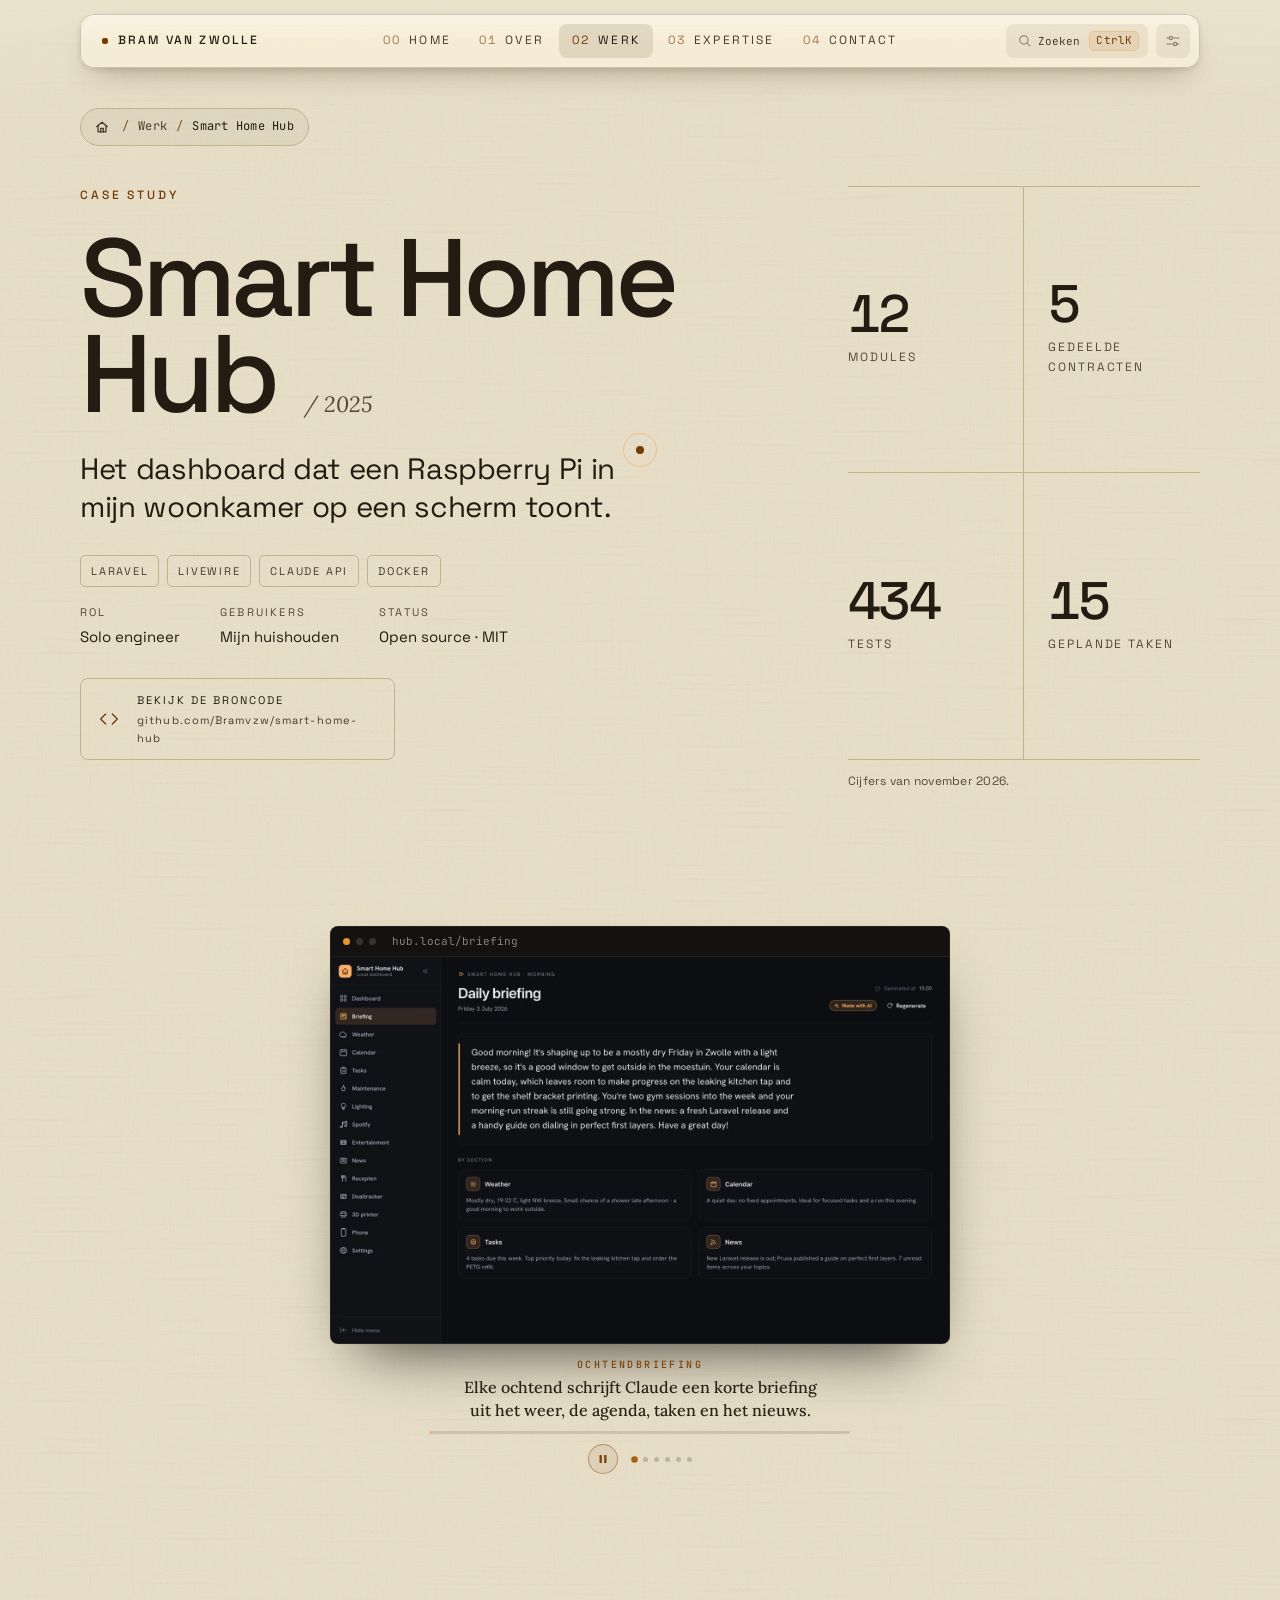
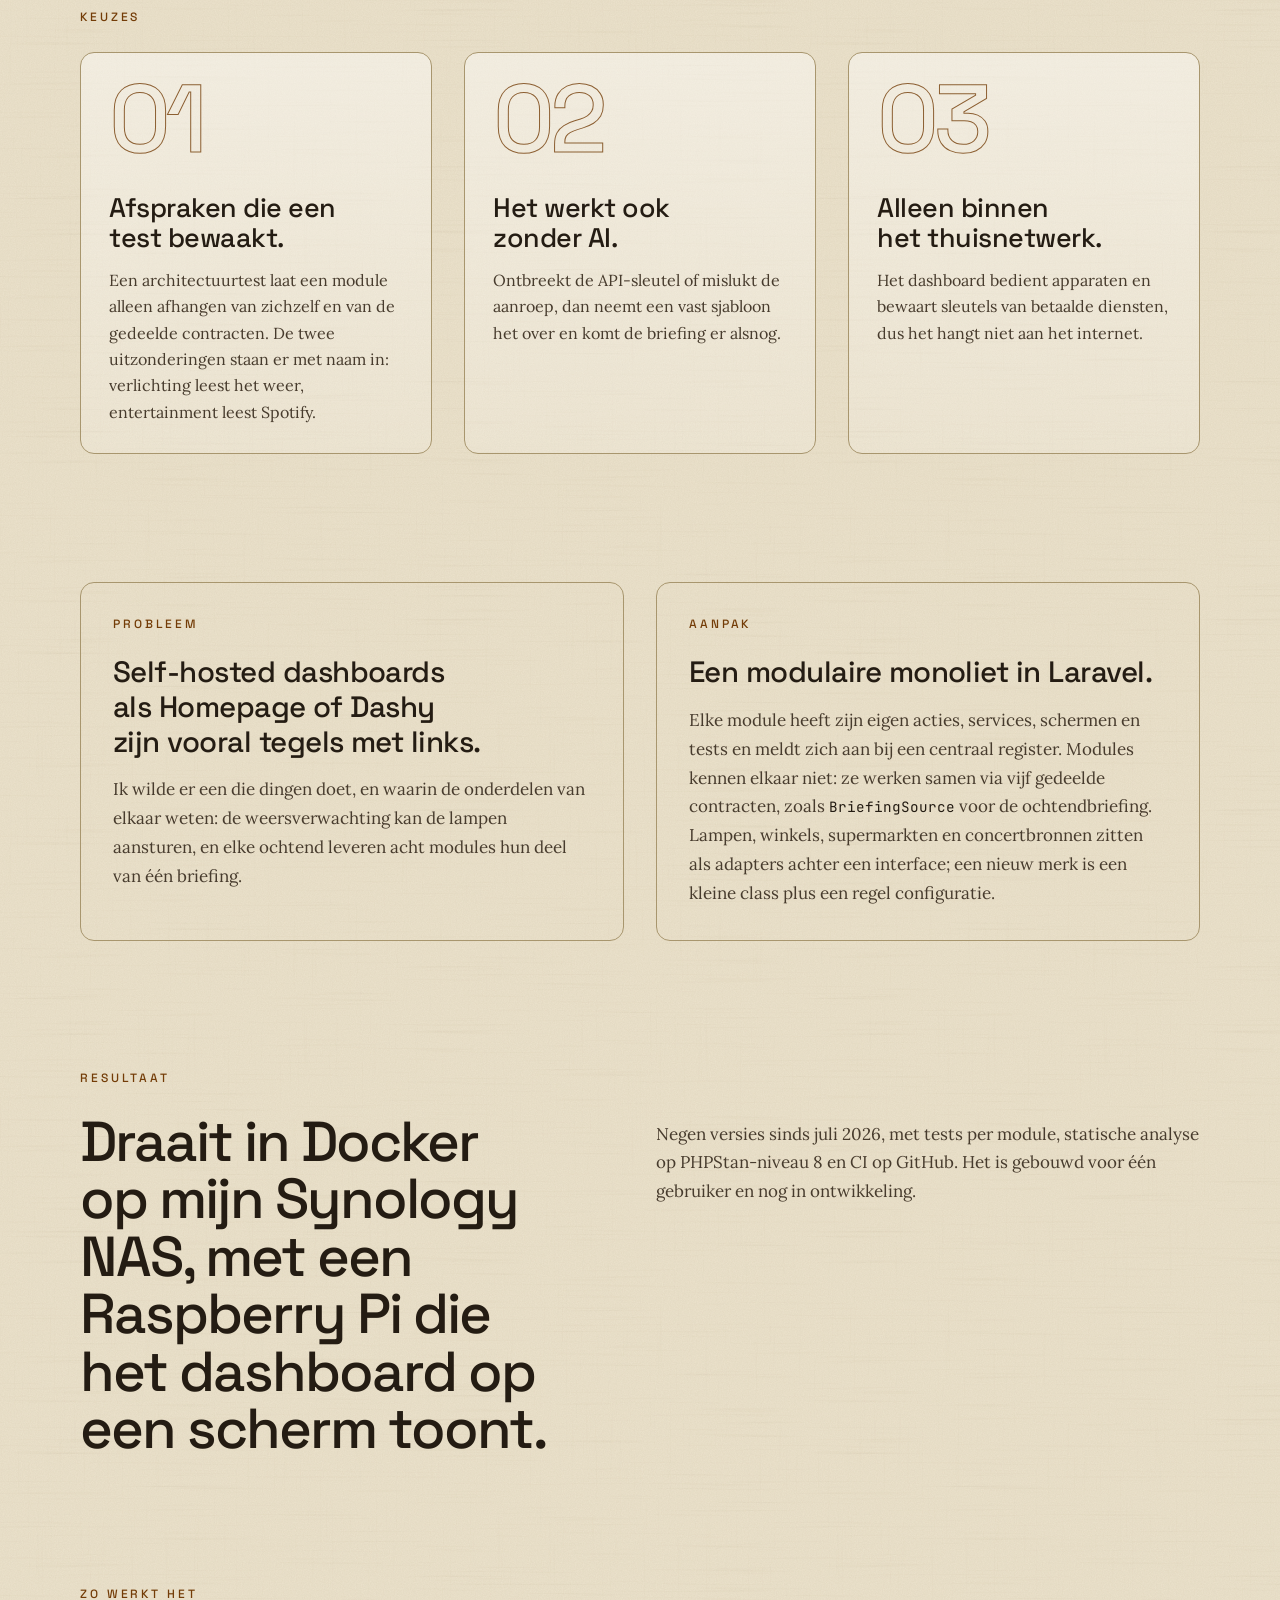
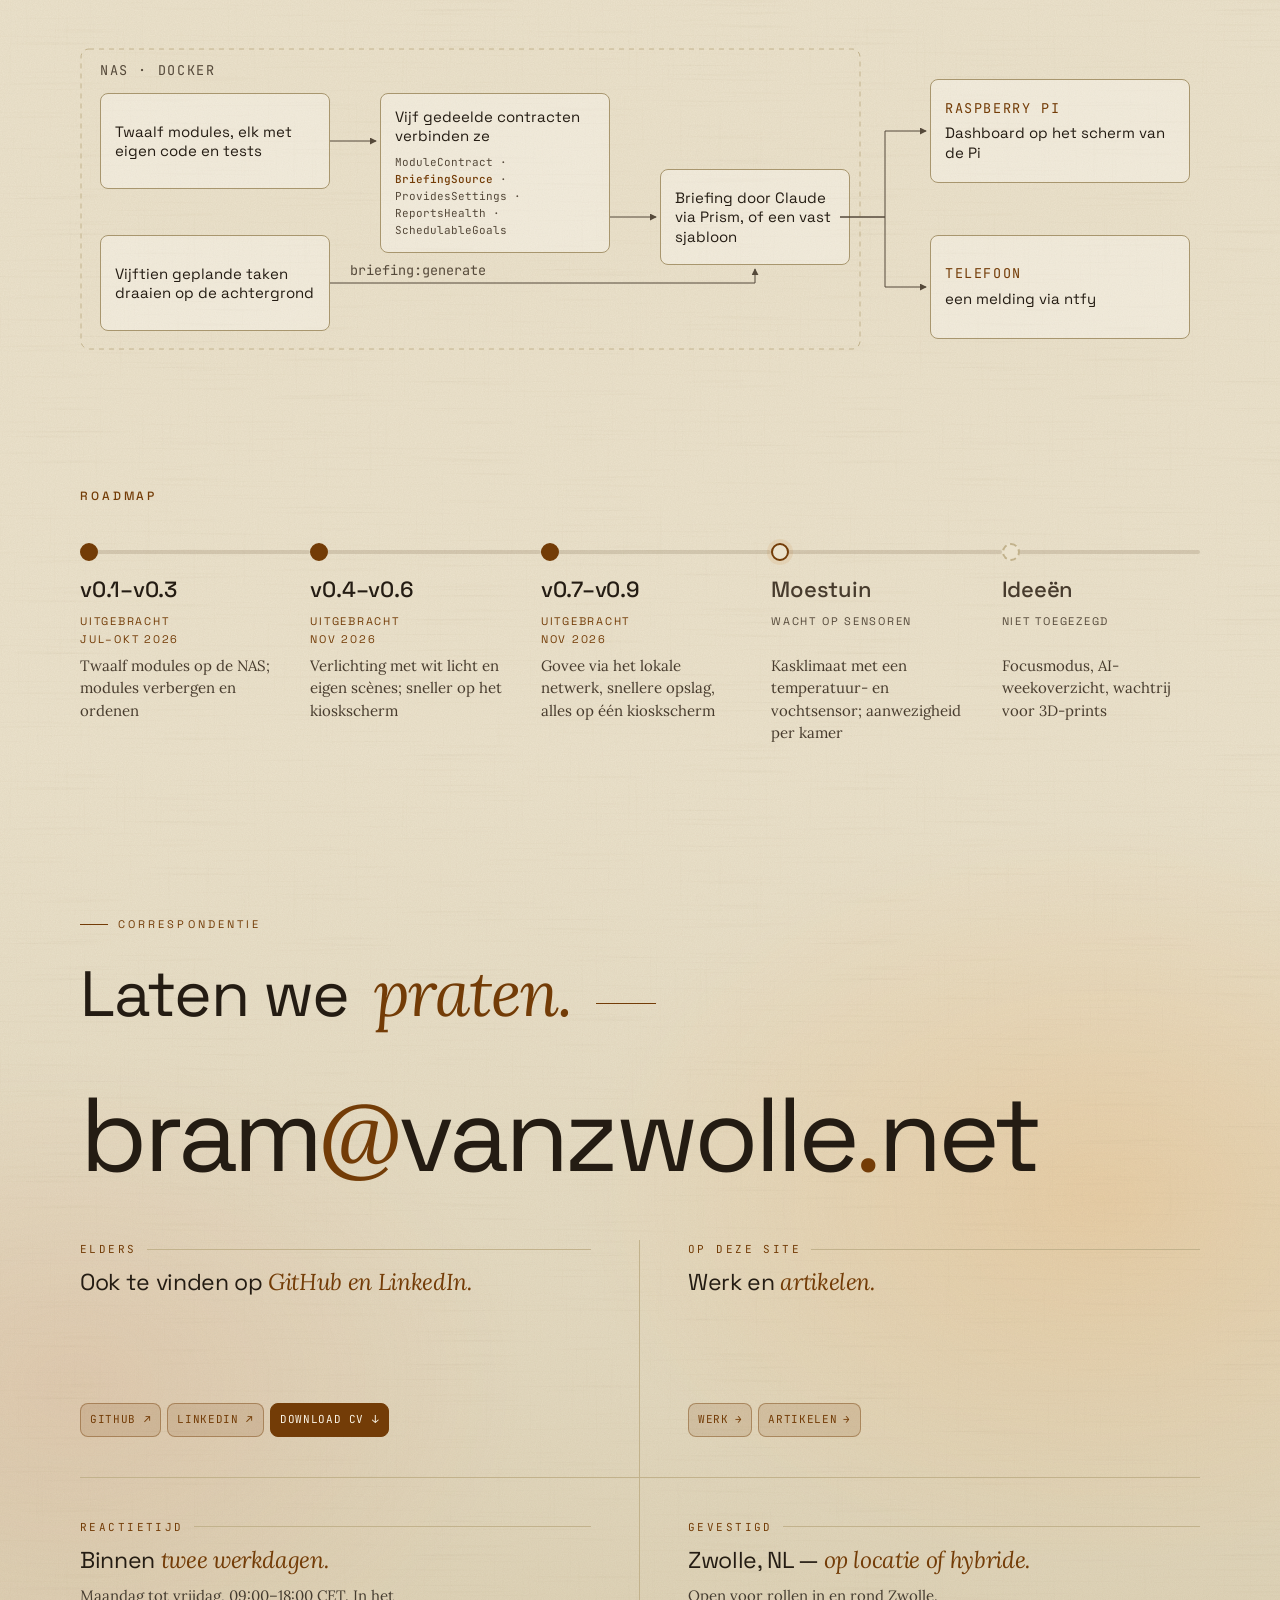
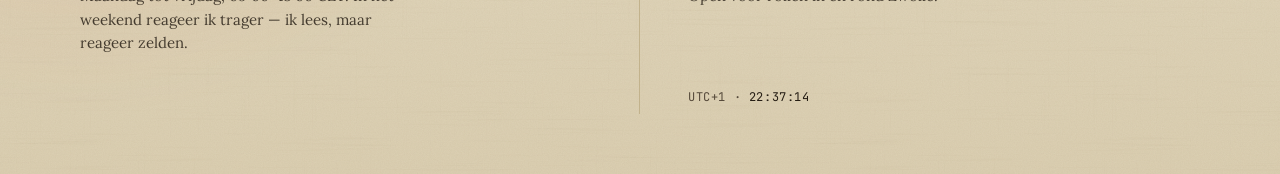
<file: smart-home-hub/index.html>
<!doctype html>
<html lang="nl">
<head>
<meta charset="utf-8" />
<meta name="viewport" content="width=device-width, initial-scale=1" />
<title>Smart Home Hub — case study · Bram van Zwolle</title>
<meta name="description" content="Het dashboard dat een Raspberry Pi in mijn woonkamer op een scherm toont. Het bedient de lampen en Spotify, plant mijn week rond mijn agenda, volgt prijzen en maakt van supermarktaanbiedingen een weekmenu." />
<link rel="canonical" href="https://bramvzw.nl/smart-home-hub/" />
<meta name="author" content="Bram van Zwolle" />
<meta name="theme-color" content="#ebe2cc" id="themeColor" />
<script>
  // Light is the default; dark only when the visitor chose it (the same key as the home page).
  (function(){ var t=null; try{ t=localStorage.getItem('theme'); }catch(e){} if(t!=='dark') document.documentElement.classList.add('light'); })();
</script>
<script type="application/ld+json">
{
  "@context": "https://schema.org",
  "@type": "SoftwareSourceCode",
  "name": "Smart Home Hub",
  "description": "Het dashboard dat een Raspberry Pi in mijn woonkamer op een scherm toont. Het bedient de lampen en Spotify, plant mijn week rond mijn agenda, volgt prijzen en maakt van supermarktaanbiedingen een weekmenu. Elke ochtend schrijft het een korte briefing over de dag.",
  "url": "https://bramvzw.nl/smart-home-hub/",
  "author": {
    "@type": "Person",
    "name": "Bram van Zwolle",
    "url": "https://bramvzw.nl/"
  },
  "dateCreated": "2025",
  "codeRepository": "https://github.com/Bramvzw/smart-home-hub",
  "programmingLanguage": "PHP",
  "license": "MIT"
}
</script>
<script type="application/ld+json">
{
  "@context": "https://schema.org",
  "@type": "BreadcrumbList",
  "itemListElement": [
    {
      "@type": "ListItem",
      "position": 1,
      "name": "Bram van Zwolle",
      "item": "https://bramvzw.nl/"
    },
    {
      "@type": "ListItem",
      "position": 2,
      "name": "Werk",
      "item": "https://bramvzw.nl/werk/"
    },
    {
      "@type": "ListItem",
      "position": 3,
      "name": "Smart Home Hub",
      "item": "https://bramvzw.nl/smart-home-hub/"
    }
  ]
}
</script>
<meta property="og:type" content="website" />
<meta property="og:url" content="https://bramvzw.nl/smart-home-hub/" />
<meta property="og:title" content="Smart Home Hub — case study · Bram van Zwolle" />
<meta property="og:description" content="Het dashboard dat een Raspberry Pi in mijn woonkamer op een scherm toont. Het bedient de lampen en Spotify, plant mijn week rond mijn agenda, volgt prijzen en maakt van supermarktaanbiedingen een weekmenu." />
<meta property="og:image" content="https://bramvzw.nl/og-image.png?v=2" />
<meta property="og:image:width" content="1200" />
<meta property="og:image:height" content="630" />
<meta property="og:locale" content="nl_NL" />
<meta property="og:site_name" content="Bram van Zwolle" />
<meta name="twitter:card" content="summary_large_image" />
<meta name="twitter:title" content="Smart Home Hub — case study · Bram van Zwolle" />
<meta name="twitter:description" content="Het dashboard dat een Raspberry Pi in mijn woonkamer op een scherm toont. Het bedient de lampen en Spotify, plant mijn week rond mijn agenda, volgt prijzen en maakt van supermarktaanbiedingen een weekmenu." />
<meta name="twitter:image" content="https://bramvzw.nl/og-image.png?v=2" />
<link rel="icon" href="/favicon.ico" sizes="48x48">
<link rel="icon" type="image/png" sizes="192x192" href="/favicon-192.png">
<link rel="apple-touch-icon" href="/apple-touch-icon.png">
<link rel="icon" id="favicon" type="image/svg+xml" href="/favicon.svg">
<link rel="preconnect" href="https://fonts.googleapis.com">
<link rel="preconnect" href="https://fonts.gstatic.com" crossorigin>
<link href="https://fonts.googleapis.com/css2?family=Space+Grotesk:wght@300;400;500;600;700&family=Lora:ital,wght@0,400;0,500;1,400&family=JetBrains+Mono:wght@400;500&display=swap" rel="stylesheet">
<link rel="stylesheet" href="/assets/pages.css?v=25">
<link rel="stylesheet" href="/assets/case.css?v=17">
<noscript><style>
  .cursor-ring,.cursor-dot{ display:none !important; }
  body{ cursor:auto !important; }
</style></noscript>
</head>
<body>
<a class="skip" href="#main" data-i18n="skip">Naar de inhoud</a>
<div class="cursor-trail" id="cursorTrail" aria-hidden="true"></div>
<div class="cursor-ring" id="cring"></div>
<div class="cursor-dot" id="cdot"></div>
<header class="topbar">
  <a class="mark" href="/" id="brandHome"><span class="mark-in"><span class="dot"></span> <span class="brand-name">Bram&nbsp;van&nbsp;Zwolle</span></span></a>
  <nav>
    <a href="/"            data-num="00">Home</a>
    <a href="/#about"      data-num="01" data-i18n="nav-about">Over</a>
    <a href="/#work"       data-num="02" class="active" aria-current="page" data-i18n="nav-work">Werk</a>
    <a href="/#expertise"  data-num="03">Expertise</a>
    <a href="#contact"     data-num="04">Contact</a>
  </nav>
  <div class="topbar-right">
  <button class="cp-trigger" id="cpTrigger" aria-label="Open command palette">
    <svg width="12" height="12" viewBox="0 0 16 16" fill="none" stroke="currentColor" stroke-width="1.8" stroke-linecap="round" stroke-linejoin="round">
      <circle cx="6.5" cy="6.5" r="5.5"/><line x1="10.5" y1="10.5" x2="14.5" y2="14.5"/>
    </svg>
    <span class="cp-trigger-label" data-i18n="ui-search">Zoeken</span>
    <span class="cp-trigger-kbd" id="cpTriggerKbd">⌘K</span>
  </button>
  <button class="nav-toggle" id="navToggle" aria-label="Open menu" aria-expanded="false"><span class="nt-open">Menu</span><span class="nt-close">Close</span></button>
  <div class="settings-wrap" id="settingsWrap">
    <button class="settings-btn" id="settingsBtn" aria-label="Settings" aria-expanded="false">
      <svg width="14" height="12" viewBox="0 0 16 14" fill="none" stroke="currentColor" stroke-width="1.4" stroke-linecap="round" aria-hidden="true">
        <line x1="1" y1="3.5" x2="3" y2="3.5"/><line x1="8" y1="3.5" x2="15" y2="3.5"/>
        <circle cx="5.5" cy="3.5" r="1.9"/>
        <line x1="1" y1="10.5" x2="8" y2="10.5"/><line x1="13" y1="10.5" x2="15" y2="10.5"/>
        <circle cx="10.5" cy="10.5" r="1.9"/>
      </svg>
    </button>
    <div class="settings-dropdown" id="settingsDropdown">
      <div class="sd-group">
        <span class="sd-label" data-i18n="ui-language">Taal</span>
        <div class="sd-options">
          <button class="sd-opt active" data-lang="nl" id="sdNl">NL</button>
          <span class="sd-sep">·</span>
          <button class="sd-opt" data-lang="en" id="sdEn">EN</button>
        </div>
      </div>
      <div class="sd-divider"></div>
      <div class="sd-group">
        <span class="sd-label" data-i18n="ui-theme">Thema</span>
        <div class="sd-options">
          <button class="sd-opt" data-theme="dark" id="sdDark" data-i18n="ui-dark">Donker</button>
          <span class="sd-sep">·</span>
          <button class="sd-opt active" data-theme="light" id="sdLight" data-i18n="ui-light">Licht</button>
        </div>
      </div>
    </div>
  </div>
  </div>
</header>
<div class="brand-tip" id="brandTip" role="menu" aria-hidden="true">
  <a href="/" class="bt-row bt-home"><span>Home</span><span class="bt-action"><svg width="14" height="14" viewBox="0 0 16 16" fill="none" stroke="currentColor" stroke-width="1.5" stroke-linecap="round" stroke-linejoin="round"><path d="M2 7.5 8 2.5l6 5"/><path d="M3.5 6.5V13.5h9V6.5"/><path d="M6.5 13.5v-4h3v4"/></svg></span></a>
  <a href="mailto:bram@vanzwolle.net" class="bt-row">
    <span>bram@vanzwolle.net</span>
    <span class="bt-action"><svg width="14" height="14" viewBox="0 0 16 16" fill="none" stroke="currentColor" stroke-width="1.5" stroke-linecap="round" stroke-linejoin="round"><path d="M7 3H3a1 1 0 0 0-1 1v9a1 1 0 0 0 1 1h9a1 1 0 0 0 1-1V9"/><polyline points="10 2 14 2 14 6"/><line x1="14" y1="2" x2="8" y2="8"/></svg></span>
  </a>
  <a href="https://github.com/Bramvzw" target="_blank" rel="noopener" class="bt-row">
    <span>GitHub</span>
    <span class="bt-action"><svg width="14" height="14" viewBox="0 0 16 16" fill="none" stroke="currentColor" stroke-width="1.5" stroke-linecap="round" stroke-linejoin="round"><path d="M7 3H3a1 1 0 0 0-1 1v9a1 1 0 0 0 1 1h9a1 1 0 0 0 1-1V9"/><polyline points="10 2 14 2 14 6"/><line x1="14" y1="2" x2="8" y2="8"/></svg></span>
  </a>
  <a href="https://www.linkedin.com/in/bram-van-zwolle" target="_blank" rel="noopener" class="bt-row">
    <span>LinkedIn</span>
    <span class="bt-action"><svg width="14" height="14" viewBox="0 0 16 16" fill="none" stroke="currentColor" stroke-width="1.5" stroke-linecap="round" stroke-linejoin="round"><path d="M7 3H3a1 1 0 0 0-1 1v9a1 1 0 0 0 1 1h9a1 1 0 0 0 1-1V9"/><polyline points="10 2 14 2 14 6"/><line x1="14" y1="2" x2="8" y2="8"/></svg></span>
  </a>
  <a href="/assets/cv-bram-van-zwolle.pdf" download="CV Bram van Zwolle.pdf" class="bt-row">
    <span>Download CV</span>
    <span class="bt-action"><svg width="14" height="14" viewBox="0 0 16 16" fill="none" stroke="currentColor" stroke-width="1.5" stroke-linecap="round" stroke-linejoin="round"><line x1="8" y1="2" x2="8" y2="11"/><polyline points="4 8 8 12 12 8"/><line x1="2" y1="14" x2="14" y2="14"/></svg></span>
  </a>
</div>
<div class="cp-root" id="cpRoot" aria-hidden="true">
  <div class="cp-scrim" data-cp-close></div>
  <div class="cp-modal" role="dialog" aria-modal="true" aria-label="Command palette">
    <div class="cp-head">
      <span class="cp-prompt">&gt;</span>
      <input type="text" id="cpInput" class="cp-input" placeholder="Typ een commando…" data-i18n-placeholder="cp-placeholder" autocomplete="off" spellcheck="false">
      <span class="cp-hint">ESC</span>
    </div>
    <ul class="cp-list" id="cpList" role="listbox"></ul>
    <div class="cp-foot">
      <span><kbd>↑</kbd><kbd>↓</kbd> <span data-i18n="cp-hint-nav">navigeren</span></span>
      <span><kbd>↵</kbd> <span data-i18n="cp-hint-sel">selecteer</span></span>
      <span><kbd>esc</kbd> <span data-i18n="cp-hint-esc">sluit</span></span>
    </div>
  </div>
</div>
<div class="copy-confirm" id="copyConfirm" role="status" aria-live="polite" data-i18n="copy-confirm">E-mailadres gekopieerd</div>
<div class="mobile-nav" id="mobileNav" aria-hidden="true">
  <nav>
    <a href="/"           data-num="00">Home</a>
    <a href="/#about"     data-num="01" data-i18n="nav-about">Over</a>
    <a href="/#work"      data-num="02" data-i18n="nav-work">Werk</a>
    <a href="/#expertise" data-num="03">Expertise</a>
    <a href="#contact"    data-num="04">Contact</a>
  </nav>
</div>

<main id="main" class="case">
  <div class="wrap">
    <nav class="crumbs" aria-label="Kruimelpad"><ol><li class="c-home"><a href="/" aria-label="Home"><svg width="14" height="14" viewBox="0 0 16 16" fill="none" stroke="currentColor" stroke-width="1.5" stroke-linecap="round" stroke-linejoin="round" aria-hidden="true"><path d="M2 7.5 8 2.5l6 5"/><path d="M3.5 6.5V13.5h9V6.5"/><path d="M6.5 13.5v-4h3v4"/></svg></a></li><li><a href="/werk/" data-i18n="nav-work">Werk</a></li><li aria-current="page">Smart Home Hub</li></ol></nav>
    <section class="b-sec b-hero">
      <div class="b-hero-text">
        <div class="b-h2">Case study</div>
        <h1>Smart Home Hub <span class="year">/ 2025</span></h1>
        <p class="b-intro" data-i18n="intro">Het dashboard dat een Raspberry Pi in mijn woonkamer op een scherm toont.</p>
        <div class="b-hero-meta"><div class="tags"><a class="tag" href="/#tech-laravel" data-jump data-lines="~36,500 lines written">Laravel</a><a class="tag" href="/#tech-livewire" data-jump data-lines="12 modules">Livewire</a><span class="tag" data-lines="briefing + menu via Prism">Claude API</span><a class="tag" href="/#tech-docker" data-jump data-lines="Docker on a Synology NAS">Docker</a></div><dl class="meta"><div><dt data-i18n="meta-role">Rol</dt><dd data-i18n="p5-role-v">Solo engineer</dd></div><div><dt data-i18n="meta-users">Gebruikers</dt><dd data-i18n="p5-users-v">Mijn huishouden</dd></div><div><dt data-i18n="meta-status">Status</dt><dd data-i18n="p5-status-v">Open source · MIT</dd></div></dl></div>
        <div class="ctas">
    <a class="cta" href="https://github.com/Bramvzw/smart-home-hub" target="_blank" rel="noopener">
      <span class="cta-icon" aria-hidden="true">
        <svg width="20" height="20" viewBox="0 0 24 24" fill="none" stroke="currentColor" stroke-width="1.6" stroke-linecap="round" stroke-linejoin="round"><polyline points="8 6 2 12 8 18"/><polyline points="16 6 22 12 16 18"/></svg>
      </span>
      <span class="cta-text">
        <span class="cta-label" data-i18n="cta-source">Bekijk de broncode</span>
        <span class="cta-sub">github.com/Bramvzw/smart-home-hub</span>
      </span>
    </a>
        </div>
      </div>
      <div class="b-hero-facts" aria-label="Cijfers">
        <dl class="b-facts"><div><dd><span class="count" data-to="12" data-dec="0">12</span></dd><dt data-i18n="fact1">modules</dt></div><div><dd><span class="count" data-to="5" data-dec="0">5</span></dd><dt data-i18n="fact2">gedeelde contracten</dt></div><div><dd><span class="count" data-to="434" data-dec="0">434</span></dd><dt data-i18n="fact3">tests</dt></div><div><dd><span class="count" data-to="15" data-dec="0">15</span></dd><dt data-i18n="fact4">geplande taken</dt></div></dl>
      </div>
      <p class="b-note b-hero-note" data-i18n="note">Cijfers van november 2026.</p>
    </section>
    <section class="b-sec b-demo demo--shh"><iframe data-src="/demo/smart-home-hub-demo.html?v=5" title="Smart Home Hub — rondleiding: briefing, dashboard, agenda, weekmenu, prijzen en filmtips"></iframe></section>
    <section class="b-sec"><h2 class="b-h2" data-i18n="case-choices">Keuzes</h2><div class="b-cards">
      <article class="b-card"><span class="b-card-n" aria-hidden="true">01</span><h3 data-i18n="choice1-h">Afspraken die een test bewaakt.</h3><p data-i18n="choice1-p">Een architectuurtest laat een module alleen afhangen van zichzelf en van de gedeelde contracten. De twee uitzonderingen staan er met naam in: verlichting leest het weer, entertainment leest Spotify.</p></article>
      <article class="b-card"><span class="b-card-n" aria-hidden="true">02</span><h3 data-i18n="choice2-h">Het werkt ook zonder AI.</h3><p data-i18n="choice2-p">Ontbreekt de API-sleutel of mislukt de aanroep, dan neemt een vast sjabloon het over en komt de briefing er alsnog.</p></article>
      <article class="b-card"><span class="b-card-n" aria-hidden="true">03</span><h3 data-i18n="choice3-h">Alleen binnen het thuisnetwerk.</h3><p data-i18n="choice3-p">Het dashboard bedient apparaten en bewaart sleutels van betaalde diensten, dus het hangt niet aan het internet.</p></article>
    </div></section>
    <section class="b-sec b-pa">
      <article class="b-pa-card"><h2 class="b-h2" data-i18n="case-problem">Probleem</h2><p class="b-big" data-i18n="problem-1">Self-hosted dashboards als Homepage of Dashy zijn vooral tegels met links.</p><p class="b-body" data-i18n="problem-2">Ik wilde er een die dingen doet, en waarin de onderdelen van elkaar weten: de weersverwachting kan de lampen aansturen, en elke ochtend leveren acht modules hun deel van één briefing.</p></article>
      <article class="b-pa-card"><h2 class="b-h2" data-i18n="case-approach">Aanpak</h2><p class="b-big" data-i18n="approach-1">Een modulaire monoliet in Laravel.</p><p class="b-body" data-i18n="approach-2">Elke module heeft zijn eigen acties, services, schermen en tests en meldt zich aan bij een centraal register. Modules kennen elkaar niet: ze werken samen via vijf gedeelde contracten, zoals <code>BriefingSource</code> voor de ochtendbriefing. Lampen, winkels, supermarkten en concertbronnen zitten als adapters achter een interface; een nieuw merk is een kleine class plus een regel configuratie.</p></article>
    </section>
    <section class="b-sec b-result"><h2 class="b-h2" data-i18n="case-result">Resultaat</h2><div class="b-split"><p class="b-big b-big--xl" data-i18n="result-1">Draait in Docker op mijn Synology NAS, met een Raspberry Pi die het dashboard op een scherm toont.</p><p class="b-body" data-i18n="result-2"><span data-stat-word="hub.versions" data-cap>Negen</span> versies sinds <span data-stat="hub.since">juli 2026</span>, met tests per module, statische analyse op PHPStan-niveau 8 en CI op GitHub. Het is gebouwd voor één gebruiker en nog in ontwikkeling.</p></div></section>
    <section class="b-sec b-how"><h2 class="b-h2" data-i18n="case-steps">Zo werkt het</h2><figure class="dg-wrap"><svg class="dg dg-h" viewBox="0 0 1120 330" role="img" aria-label="Zo werkt het"><defs><marker id="dgArrowH" viewBox="0 0 8 8" refX="7" refY="4" markerWidth="7" markerHeight="7" orient="auto-start-reverse"><path class="dg-arrow" d="M0 0 L8 4 L0 8 z"/></marker></defs><rect class="dg-region" x="1" y="20" width="779" height="300" rx="8"/><text class="dg-micro" x="20" y="46">NAS · DOCKER</text><foreignObject x="20" y="64" width="230" height="96"><div class="dg-node"><span data-i18n="arch-modules">Twaalf modules, elk met eigen code en tests</span></div></foreignObject><foreignObject x="20" y="206" width="230" height="96"><div class="dg-node"><span data-i18n="arch-jobs">Vijftien geplande taken draaien op de achtergrond</span></div></foreignObject><foreignObject x="300" y="64" width="230" height="160"><div class="dg-node"><span data-i18n="arch-contracts">Vijf gedeelde contracten verbinden ze</span><span class="dg-list">ModuleContract · <b>BriefingSource</b> · ProvidesSettings · ReportsHealth · SchedulableGoals</span></div></foreignObject><foreignObject x="580" y="140" width="190" height="96"><div class="dg-node"><span data-i18n="arch-briefing">Briefing door Claude via Prism, of een vast sjabloon</span></div></foreignObject><foreignObject x="850" y="50" width="260" height="104"><div class="dg-node dg-end"><span class="dg-mic">Raspberry Pi</span><span data-i18n="arch-screen">Dashboard op het scherm van de Pi</span></div></foreignObject><foreignObject x="850" y="206" width="260" height="104"><div class="dg-node dg-end"><span class="dg-mic" data-i18n="arch-phone">telefoon</span><span data-i18n="arch-ntfy">een melding via ntfy</span></div></foreignObject><path class="dg-wire" d="M250 112 H296" marker-end="url(#dgArrowH)"/><path class="dg-wire" d="M530 188 H576" marker-end="url(#dgArrowH)"/><path class="dg-wire" d="M250 254 H675 V240" marker-end="url(#dgArrowH)"/><path class="dg-wire" d="M760 188 H805 V102 H846" marker-end="url(#dgArrowH)"/><path class="dg-wire" d="M760 188 H805 V258 H846" marker-end="url(#dgArrowH)"/><text class="dg-elabel" x="270" y="246">briefing:generate</text></svg><svg class="dg dg-v" viewBox="0 0 360 640" role="img" aria-label="Zo werkt het"><defs><marker id="dgArrowV" viewBox="0 0 8 8" refX="7" refY="4" markerWidth="7" markerHeight="7" orient="auto-start-reverse"><path class="dg-arrow" d="M0 0 L8 4 L0 8 z"/></marker></defs><rect class="dg-region" x="1" y="22" width="358" height="464" rx="8"/><text class="dg-micro" x="14" y="46">NAS · DOCKER</text><foreignObject x="14" y="60" width="160" height="116"><div class="dg-node"><span data-i18n="arch-modules">Twaalf modules, elk met eigen code en tests</span></div></foreignObject><foreignObject x="186" y="60" width="160" height="116"><div class="dg-node"><span data-i18n="arch-jobs">Vijftien geplande taken draaien op de achtergrond</span></div></foreignObject><foreignObject x="14" y="220" width="160" height="134"><div class="dg-node"><span data-i18n="arch-contracts">Vijf gedeelde contracten verbinden ze</span><span class="dg-list">ModuleContract · <b>BriefingSource</b> · ProvidesSettings · ReportsHealth · SchedulableGoals</span></div></foreignObject><foreignObject x="14" y="394" width="332" height="80"><div class="dg-node"><span data-i18n="arch-briefing">Briefing door Claude via Prism, of een vast sjabloon</span></div></foreignObject><foreignObject x="14" y="534" width="160" height="100"><div class="dg-node dg-end"><span class="dg-mic">Raspberry Pi</span><span data-i18n="arch-screen">Dashboard op het scherm van de Pi</span></div></foreignObject><foreignObject x="186" y="534" width="160" height="100"><div class="dg-node dg-end"><span class="dg-mic" data-i18n="arch-phone">telefoon</span><span data-i18n="arch-ntfy">een melding via ntfy</span></div></foreignObject><path class="dg-wire" d="M94 176 V216" marker-end="url(#dgArrowV)"/><path class="dg-wire" d="M94 354 V390" marker-end="url(#dgArrowV)"/><path class="dg-wire" d="M266 176 V390" marker-end="url(#dgArrowV)"/><path class="dg-wire" d="M180 474 V502 H94 V530" marker-end="url(#dgArrowV)"/><path class="dg-wire" d="M180 474 V502 H266 V530" marker-end="url(#dgArrowV)"/></svg></figure></section>
    <section class="b-sec b-road"><h2 class="b-h2">Roadmap</h2><ol class="road" style="--n:5"><li class="road-done"><span class="road-dot" aria-hidden="true"></span><span class="road-v" data-i18n="road1-v">v0.1–v0.3</span><span class="road-d"><span data-i18n="road1-s1">uitgebracht</span><span data-i18n="road1-s2">jul–okt 2026</span></span><span class="road-t" data-i18n="road1-t">Twaalf modules op de NAS; modules verbergen en ordenen</span></li><li class="road-done"><span class="road-dot" aria-hidden="true"></span><span class="road-v" data-i18n="road2-v">v0.4–v0.6</span><span class="road-d"><span data-i18n="road2-s1">uitgebracht</span><span data-i18n="road2-s2">nov 2026</span></span><span class="road-t" data-i18n="road2-t">Verlichting met wit licht en eigen scènes; sneller op het kioskscherm</span></li><li class="road-done road-last-done"><span class="road-dot" aria-hidden="true"></span><span class="road-v" data-i18n="road3-v">v0.7–v0.9</span><span class="road-d"><span data-i18n="road3-s1">uitgebracht</span><span data-i18n="road3-s2">nov 2026</span></span><span class="road-t" data-i18n="road3-t">Govee via het lokale netwerk, snellere opslag, alles op één kioskscherm</span></li><li class="road-next"><span class="road-dot" aria-hidden="true"></span><span class="road-v" data-i18n="road4-v">Moestuin</span><span class="road-d"><span data-i18n="road4-s1">wacht op sensoren</span><span data-i18n="road4-s2"></span></span><span class="road-t" data-i18n="road4-t">Kasklimaat met een temperatuur- en vochtsensor; aanwezigheid per kamer</span></li><li class="road-later"><span class="road-dot" aria-hidden="true"></span><span class="road-v" data-i18n="road5-v">Ideeën</span><span class="road-d"><span data-i18n="road5-s1">niet toegezegd</span><span data-i18n="road5-s2"></span></span><span class="road-t" data-i18n="road5-t">Focusmodus, AI-weekoverzicht, wachtrij voor 3D-prints</span></li></ol></section>
  </div>
</main>

<div class="contact" id="contact" role="contentinfo">
  <div class="contact-inner">
    <div class="sec-label" data-i18n="contact-label">Correspondentie</div>
    <div class="kicker" data-i18n="contact-kicker">Laten we <em>praten.</em><span class="hand"></span></div>

    <a class="email-ink" href="mailto:bram@vanzwolle.net" aria-label="bram@vanzwolle.net" data-hoverable id="emailLink"><svg class="wm wm--ink" aria-hidden="true" focusable="false"><defs><clipPath id="eiClip"><text class="ei-text" x="0" y="1em">bram<tspan class="ei-at">@</tspan>vanzwolle<tspan class="ei-dot">.</tspan>net</text></clipPath><path id="eiPath" d="M1240 4q-8 3 -16 9q-8 6 -16 18q-8 12 -21 39q-13 26 -13 30q-1 4 0 8q1 4 4 8q3 4 8 7q6 3 18 7q12 3 36 5q24 2 53 1q29 0 52 -4q23 -3 32 -8q9 -4 11 -8q3 -4 3 -8q0 -4 -2 -12q-2 -8 -7 -16q-4 -8 -10 -16q-6 -8 -14 -16q-9 -8 -20 -16q-12 -8 -23 -14q-11 -5 -23 -10q-12 -4 -20 -6q-8 -1 -16 0q-8 0 -16 2zM416 348q-8 3 -15 8q-7 4 -11 8q-3 4 -6 8q-2 4 -12 28q-9 24 -14 32q-6 7 -11 12q-5 4 -20 12q-15 9 -63 26q-48 17 -73 28q-25 10 -36 16q-11 6 -19 12q-8 6 -15 14q-7 8 -9 12q-1 4 0 12q0 8 4 16q4 8 11 16q7 8 16 16q9 8 21 16q12 9 24 15q12 6 27 11q15 6 28 9q13 3 29 3q16 0 32 -4q16 -3 34 -10q17 -8 40 -22q22 -14 58 -42q36 -28 48 -39q12 -11 20 -22q8 -11 12 -19q4 -8 6 -16q2 -8 2 -24q1 -16 -2 -32q-3 -16 -10 -33q-8 -17 -18 -32q-11 -15 -20 -23q-10 -7 -14 -9q-4 -2 -12 -3q-8 -2 -16 -2q-8 0 -16 2zM1440 1008q-56 -51 -72 -64q-16 -12 -28 -18q-12 -7 -20 -9q-8 -2 -12 -3q-4 0 -8 1q-4 1 -7 3q-3 2 -5 6q-1 4 0 8q0 4 32 76M1112 0q-20 40 -34 60q-13 20 -17 28q-4 8 -7 20q-3 12 -2 24q1 12 4 20q3 8 6 12q3 4 6 8q4 4 12 10q8 5 20 10q12 5 54 14q41 10 50 14q10 4 12 8q2 4 0 8q-3 4 -18 16q-14 12 -22 20q-8 8 -13 16q-5 8 -7 16q-2 8 0 28q1 20 4 32q4 12 12 24q7 12 16 20q8 8 14 12q6 3 14 6q8 3 28 5q20 2 80 3q60 2 80 2q20 -1 40 -4q20 -2 40 -8q20 -5 32 -10q12 -5 20 -10q8 -4 24 -16q16 -13 48 -47M1385 0q44 32 58 44q14 12 25 24q10 12 24 32q13 20 17 28q4 8 5 16q2 8 0 16q-1 8 -6 20q-4 12 -5 16q-1 4 1 8q1 4 5 8q4 4 7 6q4 2 32 16q29 14 36 18q8 5 24 17M392 300q-32 3 -56 8q-24 4 -33 8q-9 4 -14 8q-5 4 -10 12q-5 8 -10 28q-5 20 -8 28q-3 8 -5 12q-3 4 -10 12q-6 7 -16 16q-11 8 -24 16q-14 8 -26 14q-12 5 -59 24q-47 18 -65 26q-17 8 -29 16q-12 8 -15 12q-4 4 -6 8q-3 4 -4 8q-1 4 0 8q0 4 4 12q3 8 13 20q10 12 23 24q13 12 29 24q16 12 41 28q26 16 49 28q23 13 47 24q24 11 44 16q20 5 32 6q12 1 24 0q12 0 40 -5q28 -5 42 -9q15 -4 28 -9q14 -5 34 -17q20 -11 32 -20q12 -9 24 -20q12 -10 26 -26q13 -16 20 -28q6 -11 9 -20q3 -8 6 -20q3 -12 5 -28q1 -16 0 -32q0 -16 -3 -32q-3 -16 -7 -32q-4 -16 -10 -32q-6 -16 -16 -36q-10 -19 -18 -32q-8 -12 -14 -20q-7 -8 -12 -12q-6 -5 -12 -8q-7 -4 -12 -6q-6 -2 -14 -3q-8 -1 -20 -1q-12 -1 -44 2zM1477 1008q-53 -48 -85 -80q-32 -31 -44 -42q-12 -10 -24 -18q-12 -8 -24 -15q-12 -7 -24 -13q-12 -5 -20 -6q-8 -2 -12 -1q-4 1 -8 4q-4 3 -8 11q-4 7 -6 16q-1 8 0 20q0 12 2 20q2 8 6 16q3 8 20 36q17 28 29 52M871 0q47 104 68 172q21 68 33 95q12 27 32 59q20 33 36 56q16 23 50 64q33 42 60 77q26 35 34 41q8 7 12 8q4 1 8 0q4 -2 24 -16q20 -15 28 -18q8 -4 16 -6q8 -2 24 -2q16 -1 48 2q32 2 48 2q16 0 36 -2q20 -1 36 -4q16 -4 32 -9q16 -5 32 -12q16 -7 32 -15q16 -9 48 -32M1441 0q41 32 53 44q13 12 114 138M0 56q40 13 54 18q14 6 28 14q14 7 22 13q8 6 14 13q7 6 12 14q6 8 10 20q4 12 6 24q2 12 1 20q-1 8 -3 12q-1 4 -6 8q-4 4 -11 6q-7 1 -31 0q-24 -1 -96 -12M508 1008q30 -24 72 -56q43 -32 66 -52q24 -20 41 -36q17 -16 25 -26q8 -11 13 -20q5 -10 9 -22q4 -12 5 -28q1 -16 1 -36q-1 -20 -4 -44q-3 -24 -6 -40q-2 -15 -6 -28q-4 -12 -8 -20q-4 -7 -8 -12q-4 -4 -8 -6q-4 -2 -20 -2q-16 -1 -20 -3q-4 -2 -8 -5q-4 -3 -8 -8q-4 -6 -10 -21q-7 -15 -22 -59q-15 -44 -24 -64q-8 -20 -30 -63q-22 -43 -30 -56q-9 -13 -13 -17q-4 -4 -11 -8q-8 -5 -20 -8q-12 -3 -68 -2q-56 2 -116 -2q-60 -5 -68 -5q-8 0 -16 1q-8 2 -12 4q-4 3 -6 6q-2 2 -3 6q-1 4 1 36q1 32 0 48q-2 16 -5 24q-3 8 -9 16q-6 8 -16 16q-10 8 -28 16q-18 9 -38 16q-20 6 -100 27M0 660q120 67 172 98q52 31 68 39q16 8 46 21q31 14 43 22q12 8 18 16q6 8 8 16q2 8 2 40q0 32 10 96M1514 1008q-42 -31 -60 -48q-18 -16 -30 -28q-11 -12 -50 -57q-38 -45 -65 -72q-27 -27 -52 -54q-25 -27 -29 -30q-4 -3 -8 -4q-4 -1 -8 1q-4 2 -4 3q-1 1 -4 9q-4 8 -6 16q-2 8 -9 52q-7 44 -7 64q-1 20 2 32q2 12 6 20q3 8 8 16q4 8 20 32q17 24 30 48M118 0q50 29 78 50q29 22 46 38q16 16 34 40q18 24 25 32q7 8 17 16q10 9 22 16q12 6 28 10q16 4 32 4q16 1 32 -2q16 -3 40 -11q24 -8 36 -11q12 -2 20 -1q8 1 12 2q4 1 11 5q7 4 12 10q5 6 7 12q3 6 12 38q10 32 16 48q6 16 24 49q18 33 26 43q8 11 16 18q8 8 26 17q18 9 24 13q6 3 14 12q8 8 12 14q4 7 12 26q8 20 14 46q7 26 23 110q16 84 19 104q2 20 2 36q0 16 -2 32q-3 16 -10 35q-6 19 -18 42q-12 23 -30 53q-19 30 -33 62M638 0q10 11 14 14q4 2 12 5q8 3 20 5q12 1 36 2q24 1 32 3q8 2 14 7q7 4 12 10q6 5 16 20q9 14 32 54q24 40 74 140q50 100 95 176q45 76 57 100q13 24 20 44q8 20 14 40q6 20 11 44q5 24 7 40q2 16 1 32q-1 16 -3 24q-3 8 -8 14q-6 7 -18 16q-13 10 -16 16q-4 5 -6 16q-3 10 -3 18q0 8 2 20q2 12 13 52q10 40 18 96M1608 609q-40 16 -60 27q-20 10 -39 23q-19 13 -32 25q-13 12 -23 24q-9 12 -15 24q-6 12 -9 24q-3 12 -4 28q-2 16 0 32q1 16 6 32q4 16 12 32q8 16 17 28q9 12 22 24q13 12 25 20q12 9 32 20q20 10 68 30M139 1008q9 -48 9 -60q-1 -12 -2 -20q-2 -9 -6 -20q-4 -12 -12 -26q-8 -15 -20 -28q-12 -14 -23 -22q-11 -8 -19 -12q-7 -4 -16 -8q-10 -3 -18 -4q-8 -2 -16 -2q-8 0 -16 3M0 945q19 39 29 63M227 0q69 63 93 90q24 28 32 36q8 7 20 14q12 8 20 11q8 3 16 4q8 1 20 -1q12 -1 24 -5q12 -4 72 -33q61 -28 64 -32q4 -3 6 -8q1 -4 0 -20q-1 -16 -3 -28q-2 -12 -8 -28M1042 1008q-1 -24 -4 -40q-2 -16 -14 -64q-11 -48 -14 -72q-4 -24 -4 -40q0 -16 2 -32q3 -16 6 -28q2 -12 10 -36q9 -24 11 -36q2 -12 1 -24q-1 -12 -2 -24q-2 -12 -9 -36q-7 -24 -15 -44q-8 -20 -18 -40q-9 -20 -46 -88q-38 -68 -72 -136q-34 -69 -57 -108q-23 -40 -32 -53q-9 -13 -17 -21q-8 -7 -16 -11q-8 -4 -16 -5q-8 -2 -16 -2q-8 0 -24 1q-16 1 -36 4q-20 3 -30 5q-10 2 -19 6q-9 4 -10 8q-1 4 -1 8q0 4 2 44q3 40 5 60q2 20 4 32q2 12 5 24q4 12 10 26q6 13 18 31q12 18 20 26q8 8 16 13q8 5 24 12q16 6 24 11q7 5 12 10q4 5 12 16q7 11 12 23q6 12 11 28q5 16 9 32q4 16 13 68q9 52 24 120q15 68 17 84q3 16 4 32q1 16 -1 32q-2 16 -7 36q-5 20 -20 58q-14 38 -38 90M1608 676q-32 11 -44 18q-12 6 -24 14q-12 9 -21 18q-9 10 -17 22q-9 12 -14 24q-5 12 -9 28q-4 16 -5 28q-1 12 0 24q2 12 4 20q3 8 10 20q6 12 13 20q7 8 17 16q9 8 22 16q12 8 24 14q12 6 44 18M344 0q22 40 31 52q9 12 13 16q4 4 12 10q8 5 15 8q7 2 12 2q5 1 13 0q8 -1 20 -6q12 -5 20 -12q9 -6 16 -14q6 -8 8 -16q2 -8 2 -12q0 -4 -2 -8q-1 -4 -14 -20M996 1008q4 -24 3 -36q-1 -12 -7 -32q-5 -20 -16 -56q-12 -36 -16 -56q-3 -20 -2 -44q0 -24 6 -112q5 -88 4 -108q-1 -20 -5 -36q-4 -16 -8 -28q-4 -12 -11 -28q-8 -16 -42 -76q-34 -60 -60 -116q-26 -57 -45 -92q-19 -36 -28 -49q-9 -13 -17 -19q-8 -7 -16 -10q-8 -2 -16 -3q-8 -1 -16 0q-8 1 -16 3q-8 3 -16 8q-8 4 -14 11q-7 7 -12 15q-4 8 -6 16q-2 8 -4 20q-1 12 0 24q1 12 2 20q2 9 6 19q4 10 8 17q4 6 8 10q4 5 12 10q8 6 32 16q24 9 40 19q16 10 24 15q7 6 17 18q10 12 15 20q4 8 8 20q5 12 8 32q4 20 7 68q3 48 7 76q3 28 10 60q8 31 26 92q19 60 22 80q3 20 2 32q0 12 -3 24q-3 12 -19 56q-16 44 -31 100M1608 757q-16 5 -24 9q-8 4 -16 10q-8 6 -12 10q-4 5 -10 14q-5 8 -9 16q-4 8 -7 16q-2 8 -3 16q-1 8 1 20q1 12 5 20q4 8 7 13q4 5 12 12q7 7 13 11q6 4 43 22" vector-effect="non-scaling-stroke"/><radialGradient id="eiGlowGrad"><stop offset="0" class="wm-glow-a"/><stop offset="1" class="wm-glow-b"/></radialGradient><radialGradient id="eiSpotGrad"><stop offset="0" stop-color="#fff"/><stop offset=".55" stop-color="#fff" stop-opacity=".55"/><stop offset="1" stop-color="#fff" stop-opacity="0"/></radialGradient><mask id="eiSpot" maskUnits="userSpaceOnUse" x="-400" y="-400" width="3000" height="1200"><circle class="wm-spot" cx="-999" cy="-999" r="150" fill="url(#eiSpotGrad)"/></mask></defs><text class="ei-text ei-solid" x="0" y="1em">bram<tspan class="ei-at">@</tspan>vanzwolle<tspan class="ei-dot">.</tspan>net</text><g class="ei-ink" clip-path="url(#eiClip)"><rect class="wm-tint" x="0" y="0" width="100%" height="100%"/><circle class="wm-glow" cx="-999" cy="-999" r="190" fill="url(#eiGlowGrad)"/><g class="wm-move"><g class="wm-lines" id="eiLinesSet"><use href="#eiPath" transform="translate(-80 -90) scale(.32)"/><use href="#eiPath" transform="translate(160 -140) scale(.32)" class="wm-lines-2"/><use href="#eiPath" transform="translate(400 -130) scale(.32)"/><use href="#eiPath" transform="translate(640 -110) scale(.32)" class="wm-lines-2"/><use href="#eiPath" transform="translate(880 -90) scale(.32)"/><use href="#eiPath" transform="translate(1120 -140) scale(.32)" class="wm-lines-2"/><use href="#eiPath" transform="translate(1360 -130) scale(.32)"/><use href="#eiPath" transform="translate(1600 -110) scale(.32)" class="wm-lines-2"/><use href="#eiPath" transform="translate(1840 -90) scale(.32)"/><use href="#eiPath" transform="translate(2080 -140) scale(.32)" class="wm-lines-2"/></g><use href="#eiLinesSet" class="wm-hot" mask="url(#eiSpot)"/></g></g><text class="ei-text ei-outline" x="0" y="1em">bram<tspan class="ei-at">@</tspan>vanzwolle<tspan class="ei-dot">.</tspan>net</text></svg><span class="sr-only">bram@vanzwolle.net</span></a>
    <ol class="register-list">
      <li class="register-entry">
        <span class="num" data-i18n="contact-response-k">Reactietijd</span>
        <span class="value" data-i18n="contact-response-v">Binnen <em>twee werkdagen.</em></span>
        <span class="note" data-i18n="contact-response-note">Maandag tot vrijdag, 09:00–18:00 CET. In het weekend reageer ik trager — ik lees, maar reageer zelden.</span>
      </li>
      <li class="register-entry">
        <span class="num" data-i18n="contact-elsewhere-k">Elders</span>
        <span class="value" data-i18n="contact-elsewhere-v">Ook te vinden op <em>GitHub en LinkedIn.</em></span>
        <div class="links">
          <a href="https://github.com/Bramvzw" target="_blank" rel="noopener" data-hoverable>GitHub ↗</a>
          <a href="https://www.linkedin.com/in/bram-van-zwolle" target="_blank" rel="noopener" data-hoverable>LinkedIn ↗</a>
          <a href="/assets/cv-bram-van-zwolle.pdf" download="CV Bram van Zwolle.pdf" class="cv-link" data-hoverable data-i18n="contact-cv">Download CV ↓</a>
        </div>
      </li>
      <li class="register-entry">
        <span class="num" data-i18n="contact-site-k">Op deze site</span>
        <span class="value" data-i18n="contact-site-v">Werk en <em>artikelen.</em></span>
        <div class="links">
          <a href="/werk/" data-hoverable><span data-i18n="nav-work">Werk</span> →</a>
          <a href="/artikelen/" data-hoverable><span data-i18n="footer-articles">Artikelen</span> →</a>
        </div>
      </li>
      <li class="register-entry">
        <span class="num" data-i18n="contact-based-k">Gevestigd</span>
        <span class="value" data-i18n="contact-based-v">Zwolle, NL — <em>op locatie of hybride.</em></span>
        <span class="note" data-i18n="contact-based-note">Open voor rollen in en rond Zwolle.</span>
        <span class="clock" id="utcClock" aria-label="Zwolle time">UTC+2 · --:--:--</span>
      </li>
    </ol>
  </div>
</div>
<script type="application/json" id="i18nPage">{"en": {"cta-source": "View the source", "intro": "The dashboard that a Raspberry Pi shows on a screen in my living room.", "meta-role": "Role", "p5-role-v": "Solo engineer", "meta-users": "Users", "p5-users-v": "My household", "meta-status": "Status", "p5-status-v": "Open source · MIT", "problem-1": "Self-hosted dashboards such as Homepage or Dashy are mostly tiles with links.", "problem-2": "I wanted one that does things, and in which the parts know about each other: the weather forecast can drive the lamps, and every morning eight modules contribute their part to one briefing.", "approach-1": "A modular monolith in Laravel.", "approach-2": "Each module has its own actions, services, screens and tests, and registers itself with a central registry. Modules do not know each other: they work together through five shared contracts, such as <code>BriefingSource<\/code> for the morning briefing. Lamps, shops, supermarkets and concert sources are adapters behind an interface; a new brand is a small class plus a line of configuration.", "result-1": "Runs in Docker on my Synology NAS, with a Raspberry Pi that shows the dashboard on a screen.", "result-2": "<span data-stat-word=\"hub.versions\" data-cap>Nine<\/span> versions since <span data-stat=\"hub.since\">July 2026<\/span>, with tests per module, static analysis at PHPStan level 8 and CI on GitHub. It is built for a single user and still in development.", "note": "Figures as of November 2026.", "fact1": "modules", "fact2": "shared contracts", "fact3": "tests", "fact4": "scheduled jobs", "choice1-h": "Rules that a test guards.", "choice1-p": "An architecture test lets a module depend only on itself and on the shared contracts. The two exceptions are in it by name: lighting reads the weather, entertainment reads Spotify.", "choice2-h": "It also works without AI.", "choice2-p": "If the API key is missing or the call fails, a fixed template takes over and the briefing still arrives.", "choice3-h": "Inside the home network only.", "choice3-p": "The dashboard controls devices and holds keys for paid services, so it is not exposed to the internet.", "arch-modules": "Twelve modules, each with its own code and tests", "arch-jobs": "Fifteen scheduled jobs run in the background", "arch-contracts": "Five shared contracts connect them", "arch-briefing": "Briefing by Claude through Prism, or a fixed template", "arch-screen": "Dashboard on the screen of the Pi", "arch-ntfy": "a notification through ntfy", "arch-phone": "phone", "road1-v": "v0.1–v0.3", "road1-s1": "released", "road1-s2": "Jul–Oct 2026", "road1-t": "Twelve modules on the NAS; hide and reorder modules", "road2-v": "v0.4–v0.6", "road2-s1": "released", "road2-s2": "Nov 2026", "road2-t": "Lighting with white light and custom scenes; faster on the kiosk screen", "road3-v": "v0.7–v0.9", "road3-s1": "released", "road3-s2": "Nov 2026", "road3-t": "Govee over the local network, faster storage, everything on one kiosk screen", "road4-v": "Vegetable garden", "road4-s1": "waiting on sensors", "road4-s2": "", "road4-t": "Greenhouse climate with a temperature and humidity sensor; presence per room", "road5-v": "Ideas", "road5-s1": "not committed", "road5-s2": "", "road5-t": "Focus mode, AI weekly review, a queue for 3D prints"}}</script>
<script src="/assets/pages.js?v=13"></script>
<script src="/assets/case.js?v=6"></script>
</body>
</html>
</file>
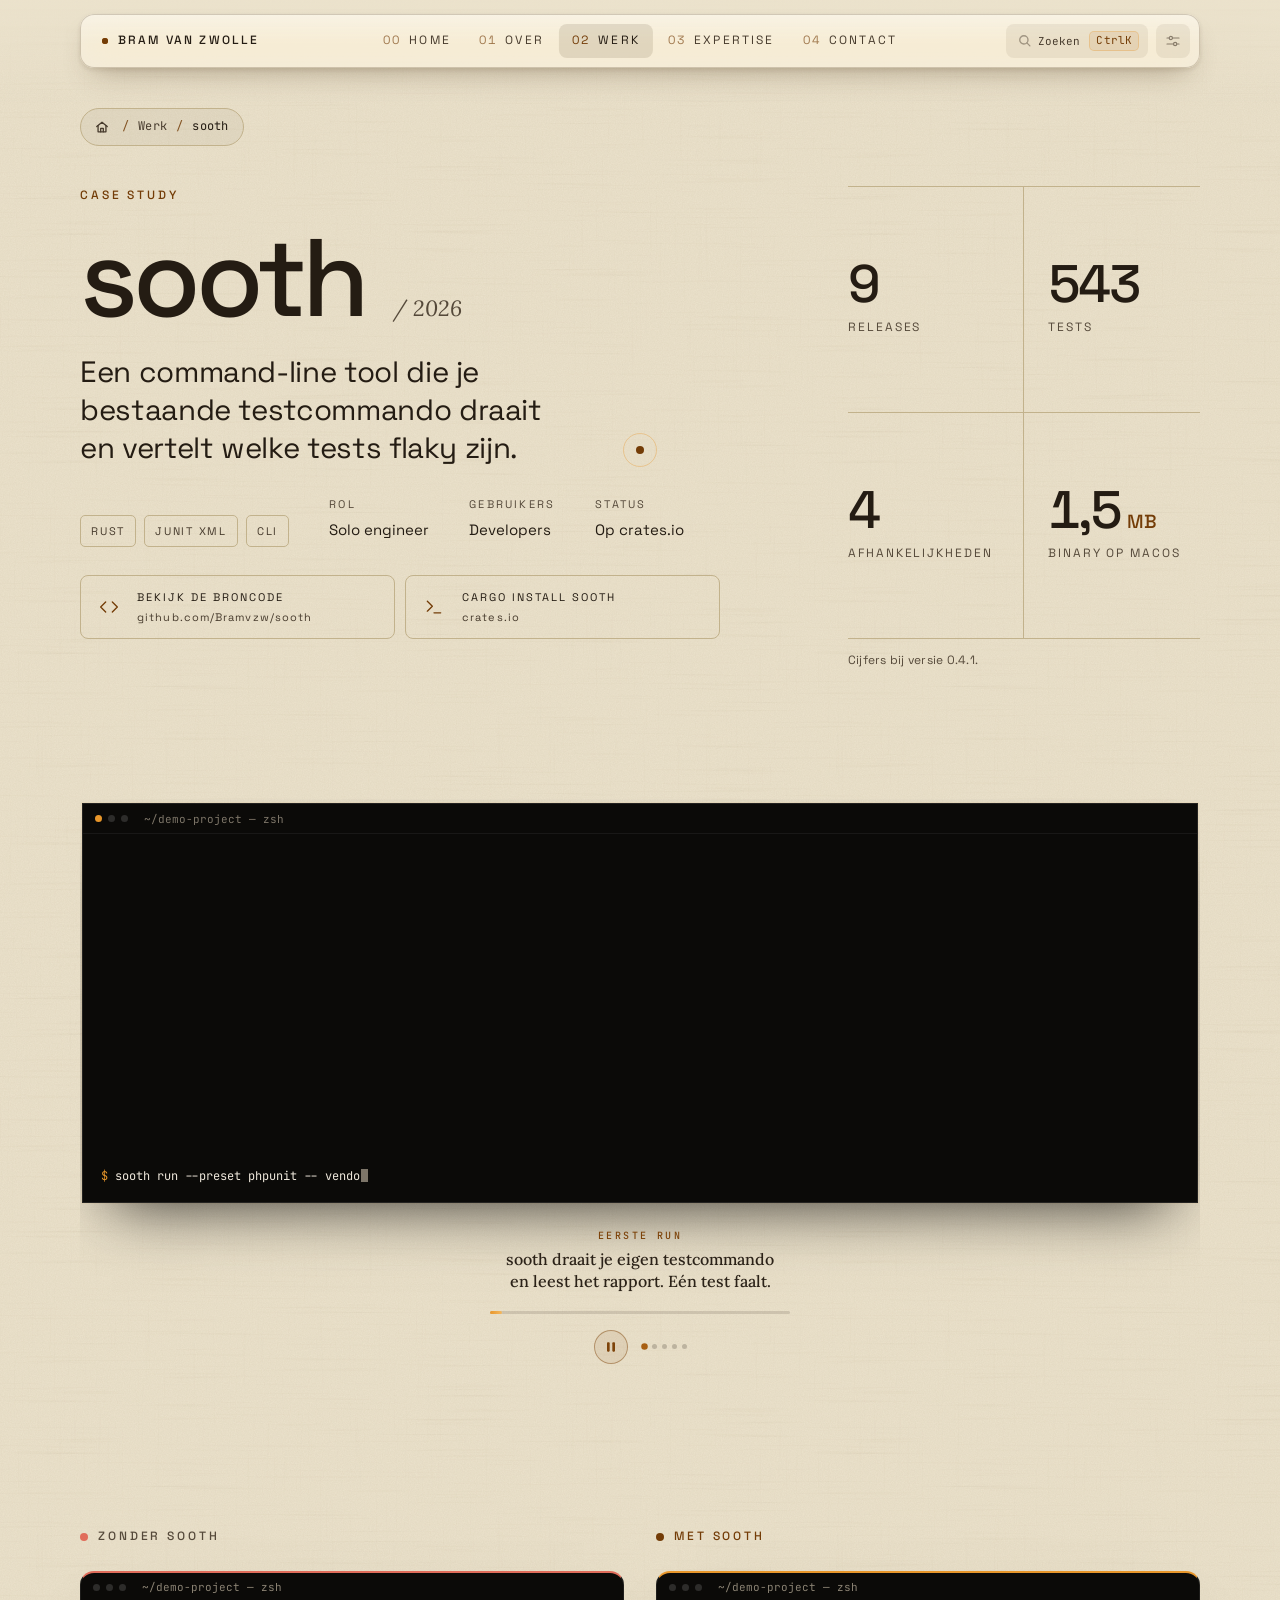
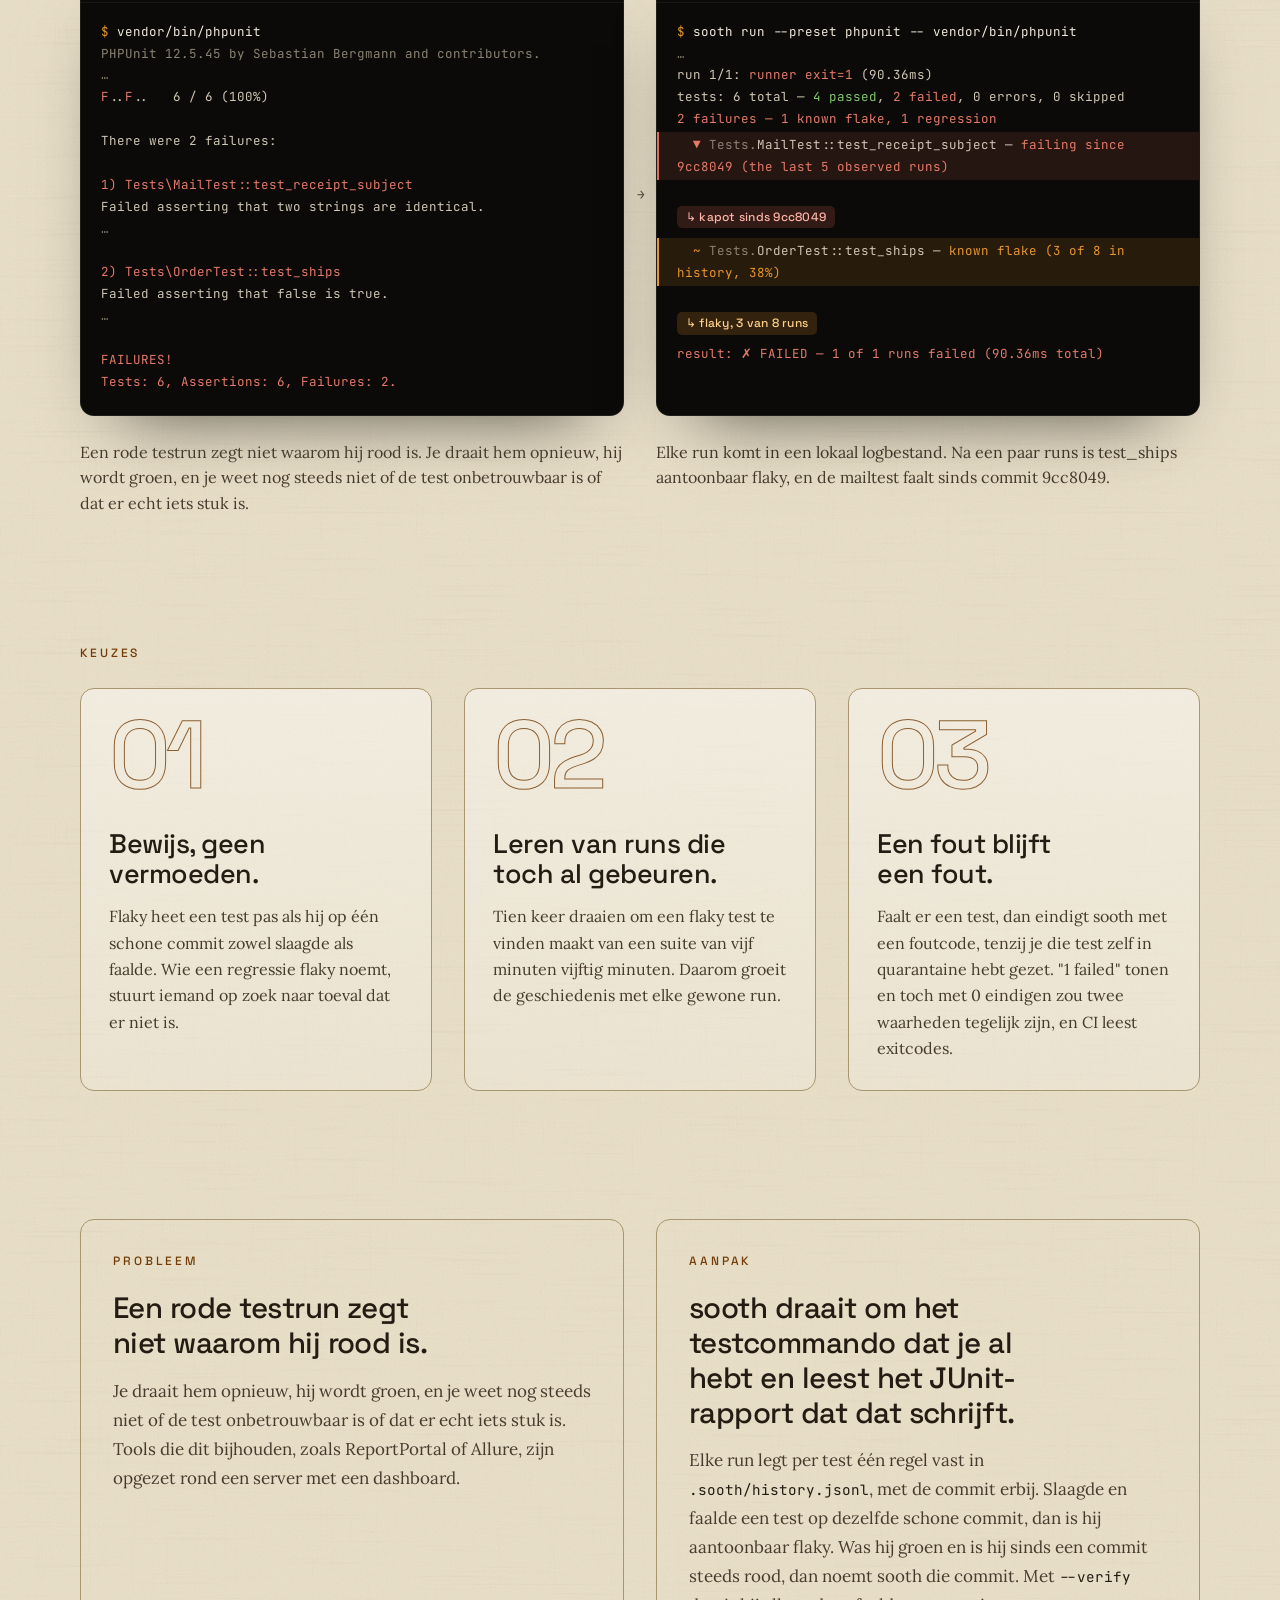
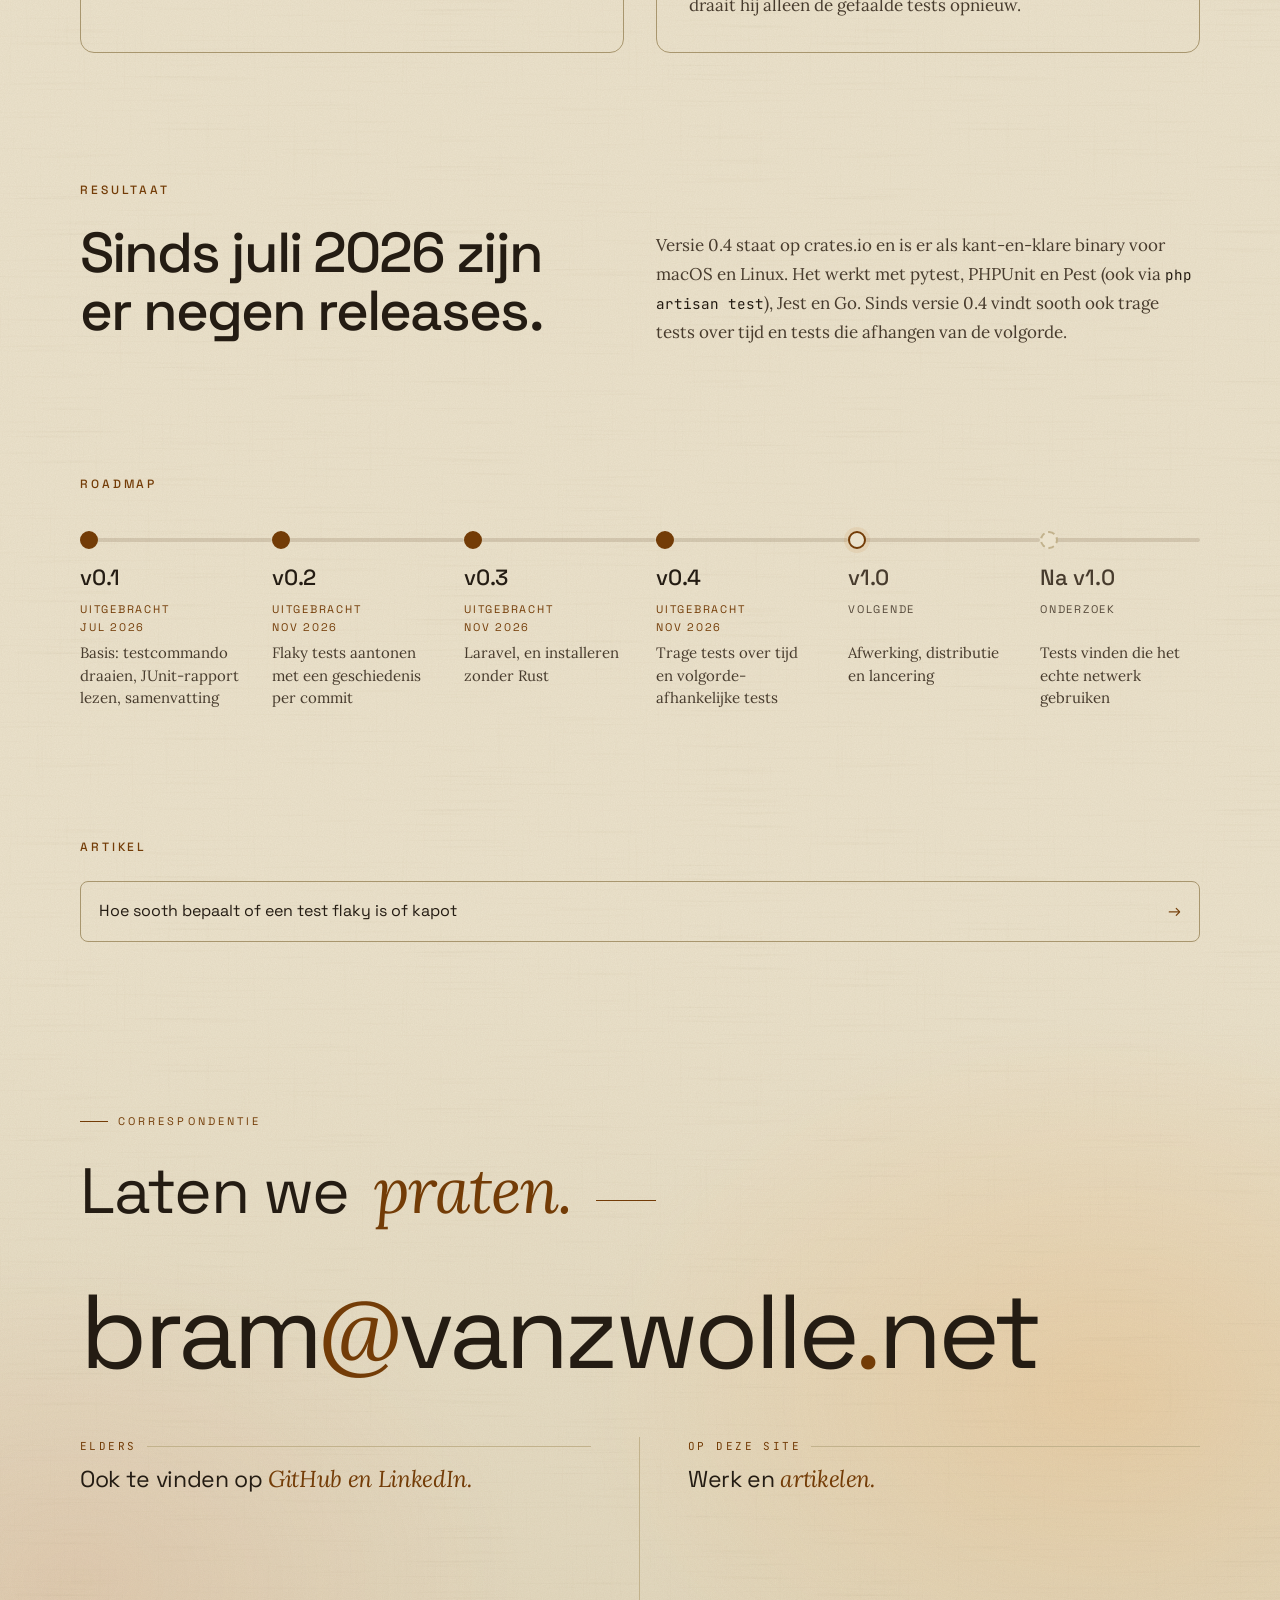
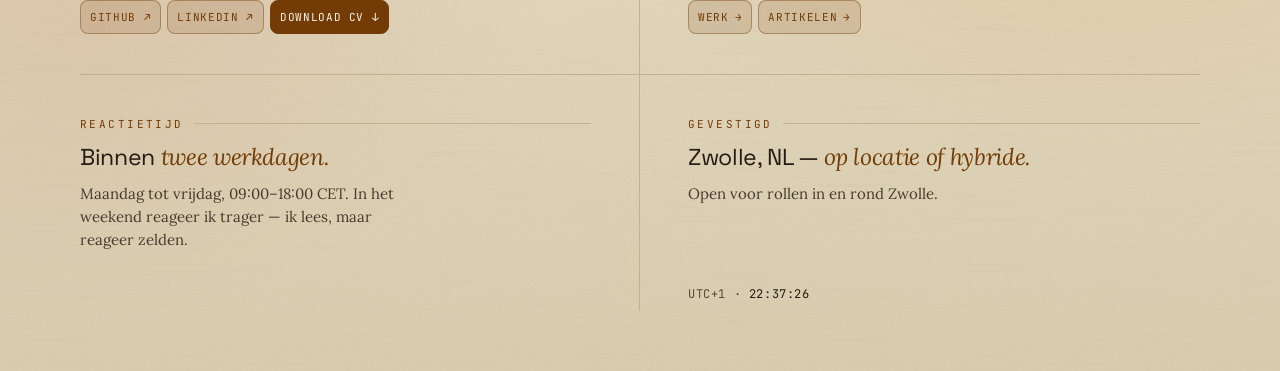
<file: sooth/index.html>
<!doctype html>
<html lang="nl">
<head>
<meta charset="utf-8" />
<meta name="viewport" content="width=device-width, initial-scale=1" />
<title>sooth — case study · Bram van Zwolle</title>
<meta name="description" content="Een command-line tool die je bestaande testcommando draait en vertelt welke tests flaky zijn. Hij houdt per commit een geschiedenis bij, dus een test die op dezelfde code zowel slaagde als faalde is aantoonbaar flaky, niet gegokt." />
<link rel="canonical" href="https://bramvzw.nl/sooth/" />
<meta name="author" content="Bram van Zwolle" />
<meta name="theme-color" content="#ebe2cc" id="themeColor" />
<script>
  // Light is the default; dark only when the visitor chose it (the same key as the home page).
  (function(){ var t=null; try{ t=localStorage.getItem('theme'); }catch(e){} if(t!=='dark') document.documentElement.classList.add('light'); })();
</script>
<script type="application/ld+json">
{
  "@context": "https://schema.org",
  "@type": "SoftwareSourceCode",
  "name": "sooth",
  "description": "Een command-line tool die je bestaande testcommando draait en vertelt welke tests flaky zijn. Hij houdt per commit een geschiedenis bij, dus een test die op dezelfde code zowel slaagde als faalde is aantoonbaar flaky, niet gegokt. Mijn eerste project in Rust.",
  "url": "https://bramvzw.nl/sooth/",
  "author": {
    "@type": "Person",
    "name": "Bram van Zwolle",
    "url": "https://bramvzw.nl/"
  },
  "dateCreated": "2026",
  "codeRepository": "https://github.com/Bramvzw/sooth",
  "programmingLanguage": "Rust",
  "license": "MIT OR Apache-2.0",
  "runtimePlatform": "macOS, Linux"
}
</script>
<script type="application/ld+json">
{
  "@context": "https://schema.org",
  "@type": "BreadcrumbList",
  "itemListElement": [
    {
      "@type": "ListItem",
      "position": 1,
      "name": "Bram van Zwolle",
      "item": "https://bramvzw.nl/"
    },
    {
      "@type": "ListItem",
      "position": 2,
      "name": "Werk",
      "item": "https://bramvzw.nl/werk/"
    },
    {
      "@type": "ListItem",
      "position": 3,
      "name": "sooth",
      "item": "https://bramvzw.nl/sooth/"
    }
  ]
}
</script>
<meta property="og:type" content="website" />
<meta property="og:url" content="https://bramvzw.nl/sooth/" />
<meta property="og:title" content="sooth — case study · Bram van Zwolle" />
<meta property="og:description" content="Een command-line tool die je bestaande testcommando draait en vertelt welke tests flaky zijn. Hij houdt per commit een geschiedenis bij, dus een test die op dezelfde code zowel slaagde als faalde is aantoonbaar flaky, niet gegokt." />
<meta property="og:image" content="https://bramvzw.nl/og-image.png?v=2" />
<meta property="og:image:width" content="1200" />
<meta property="og:image:height" content="630" />
<meta property="og:locale" content="nl_NL" />
<meta property="og:site_name" content="Bram van Zwolle" />
<meta name="twitter:card" content="summary_large_image" />
<meta name="twitter:title" content="sooth — case study · Bram van Zwolle" />
<meta name="twitter:description" content="Een command-line tool die je bestaande testcommando draait en vertelt welke tests flaky zijn. Hij houdt per commit een geschiedenis bij, dus een test die op dezelfde code zowel slaagde als faalde is aantoonbaar flaky, niet gegokt." />
<meta name="twitter:image" content="https://bramvzw.nl/og-image.png?v=2" />
<link rel="icon" href="/favicon.ico" sizes="48x48">
<link rel="icon" type="image/png" sizes="192x192" href="/favicon-192.png">
<link rel="apple-touch-icon" href="/apple-touch-icon.png">
<link rel="icon" id="favicon" type="image/svg+xml" href="/favicon.svg">
<link rel="preconnect" href="https://fonts.googleapis.com">
<link rel="preconnect" href="https://fonts.gstatic.com" crossorigin>
<link href="https://fonts.googleapis.com/css2?family=Space+Grotesk:wght@300;400;500;600;700&family=Lora:ital,wght@0,400;0,500;1,400&family=JetBrains+Mono:wght@400;500&display=swap" rel="stylesheet">
<link rel="stylesheet" href="/assets/pages.css?v=25">
<link rel="stylesheet" href="/assets/case.css?v=17">
<noscript><style>
  .cursor-ring,.cursor-dot{ display:none !important; }
  body{ cursor:auto !important; }
</style></noscript>
</head>
<body>
<a class="skip" href="#main" data-i18n="skip">Naar de inhoud</a>
<div class="cursor-trail" id="cursorTrail" aria-hidden="true"></div>
<div class="cursor-ring" id="cring"></div>
<div class="cursor-dot" id="cdot"></div>
<header class="topbar">
  <a class="mark" href="/" id="brandHome"><span class="mark-in"><span class="dot"></span> <span class="brand-name">Bram&nbsp;van&nbsp;Zwolle</span></span></a>
  <nav>
    <a href="/"            data-num="00">Home</a>
    <a href="/#about"      data-num="01" data-i18n="nav-about">Over</a>
    <a href="/#work"       data-num="02" class="active" aria-current="page" data-i18n="nav-work">Werk</a>
    <a href="/#expertise"  data-num="03">Expertise</a>
    <a href="#contact"     data-num="04">Contact</a>
  </nav>
  <div class="topbar-right">
  <button class="cp-trigger" id="cpTrigger" aria-label="Open command palette">
    <svg width="12" height="12" viewBox="0 0 16 16" fill="none" stroke="currentColor" stroke-width="1.8" stroke-linecap="round" stroke-linejoin="round">
      <circle cx="6.5" cy="6.5" r="5.5"/><line x1="10.5" y1="10.5" x2="14.5" y2="14.5"/>
    </svg>
    <span class="cp-trigger-label" data-i18n="ui-search">Zoeken</span>
    <span class="cp-trigger-kbd" id="cpTriggerKbd">⌘K</span>
  </button>
  <button class="nav-toggle" id="navToggle" aria-label="Open menu" aria-expanded="false"><span class="nt-open">Menu</span><span class="nt-close">Close</span></button>
  <div class="settings-wrap" id="settingsWrap">
    <button class="settings-btn" id="settingsBtn" aria-label="Settings" aria-expanded="false">
      <svg width="14" height="12" viewBox="0 0 16 14" fill="none" stroke="currentColor" stroke-width="1.4" stroke-linecap="round" aria-hidden="true">
        <line x1="1" y1="3.5" x2="3" y2="3.5"/><line x1="8" y1="3.5" x2="15" y2="3.5"/>
        <circle cx="5.5" cy="3.5" r="1.9"/>
        <line x1="1" y1="10.5" x2="8" y2="10.5"/><line x1="13" y1="10.5" x2="15" y2="10.5"/>
        <circle cx="10.5" cy="10.5" r="1.9"/>
      </svg>
    </button>
    <div class="settings-dropdown" id="settingsDropdown">
      <div class="sd-group">
        <span class="sd-label" data-i18n="ui-language">Taal</span>
        <div class="sd-options">
          <button class="sd-opt active" data-lang="nl" id="sdNl">NL</button>
          <span class="sd-sep">·</span>
          <button class="sd-opt" data-lang="en" id="sdEn">EN</button>
        </div>
      </div>
      <div class="sd-divider"></div>
      <div class="sd-group">
        <span class="sd-label" data-i18n="ui-theme">Thema</span>
        <div class="sd-options">
          <button class="sd-opt" data-theme="dark" id="sdDark" data-i18n="ui-dark">Donker</button>
          <span class="sd-sep">·</span>
          <button class="sd-opt active" data-theme="light" id="sdLight" data-i18n="ui-light">Licht</button>
        </div>
      </div>
    </div>
  </div>
  </div>
</header>
<div class="brand-tip" id="brandTip" role="menu" aria-hidden="true">
  <a href="/" class="bt-row bt-home"><span>Home</span><span class="bt-action"><svg width="14" height="14" viewBox="0 0 16 16" fill="none" stroke="currentColor" stroke-width="1.5" stroke-linecap="round" stroke-linejoin="round"><path d="M2 7.5 8 2.5l6 5"/><path d="M3.5 6.5V13.5h9V6.5"/><path d="M6.5 13.5v-4h3v4"/></svg></span></a>
  <a href="mailto:bram@vanzwolle.net" class="bt-row">
    <span>bram@vanzwolle.net</span>
    <span class="bt-action"><svg width="14" height="14" viewBox="0 0 16 16" fill="none" stroke="currentColor" stroke-width="1.5" stroke-linecap="round" stroke-linejoin="round"><path d="M7 3H3a1 1 0 0 0-1 1v9a1 1 0 0 0 1 1h9a1 1 0 0 0 1-1V9"/><polyline points="10 2 14 2 14 6"/><line x1="14" y1="2" x2="8" y2="8"/></svg></span>
  </a>
  <a href="https://github.com/Bramvzw" target="_blank" rel="noopener" class="bt-row">
    <span>GitHub</span>
    <span class="bt-action"><svg width="14" height="14" viewBox="0 0 16 16" fill="none" stroke="currentColor" stroke-width="1.5" stroke-linecap="round" stroke-linejoin="round"><path d="M7 3H3a1 1 0 0 0-1 1v9a1 1 0 0 0 1 1h9a1 1 0 0 0 1-1V9"/><polyline points="10 2 14 2 14 6"/><line x1="14" y1="2" x2="8" y2="8"/></svg></span>
  </a>
  <a href="https://www.linkedin.com/in/bram-van-zwolle" target="_blank" rel="noopener" class="bt-row">
    <span>LinkedIn</span>
    <span class="bt-action"><svg width="14" height="14" viewBox="0 0 16 16" fill="none" stroke="currentColor" stroke-width="1.5" stroke-linecap="round" stroke-linejoin="round"><path d="M7 3H3a1 1 0 0 0-1 1v9a1 1 0 0 0 1 1h9a1 1 0 0 0 1-1V9"/><polyline points="10 2 14 2 14 6"/><line x1="14" y1="2" x2="8" y2="8"/></svg></span>
  </a>
  <a href="/assets/cv-bram-van-zwolle.pdf" download="CV Bram van Zwolle.pdf" class="bt-row">
    <span>Download CV</span>
    <span class="bt-action"><svg width="14" height="14" viewBox="0 0 16 16" fill="none" stroke="currentColor" stroke-width="1.5" stroke-linecap="round" stroke-linejoin="round"><line x1="8" y1="2" x2="8" y2="11"/><polyline points="4 8 8 12 12 8"/><line x1="2" y1="14" x2="14" y2="14"/></svg></span>
  </a>
</div>
<div class="cp-root" id="cpRoot" aria-hidden="true">
  <div class="cp-scrim" data-cp-close></div>
  <div class="cp-modal" role="dialog" aria-modal="true" aria-label="Command palette">
    <div class="cp-head">
      <span class="cp-prompt">&gt;</span>
      <input type="text" id="cpInput" class="cp-input" placeholder="Typ een commando…" data-i18n-placeholder="cp-placeholder" autocomplete="off" spellcheck="false">
      <span class="cp-hint">ESC</span>
    </div>
    <ul class="cp-list" id="cpList" role="listbox"></ul>
    <div class="cp-foot">
      <span><kbd>↑</kbd><kbd>↓</kbd> <span data-i18n="cp-hint-nav">navigeren</span></span>
      <span><kbd>↵</kbd> <span data-i18n="cp-hint-sel">selecteer</span></span>
      <span><kbd>esc</kbd> <span data-i18n="cp-hint-esc">sluit</span></span>
    </div>
  </div>
</div>
<div class="copy-confirm" id="copyConfirm" role="status" aria-live="polite" data-i18n="copy-confirm">E-mailadres gekopieerd</div>
<div class="mobile-nav" id="mobileNav" aria-hidden="true">
  <nav>
    <a href="/"           data-num="00">Home</a>
    <a href="/#about"     data-num="01" data-i18n="nav-about">Over</a>
    <a href="/#work"      data-num="02" data-i18n="nav-work">Werk</a>
    <a href="/#expertise" data-num="03">Expertise</a>
    <a href="#contact"    data-num="04">Contact</a>
  </nav>
</div>

<main id="main" class="case">
  <div class="wrap">
    <nav class="crumbs" aria-label="Kruimelpad"><ol><li class="c-home"><a href="/" aria-label="Home"><svg width="14" height="14" viewBox="0 0 16 16" fill="none" stroke="currentColor" stroke-width="1.5" stroke-linecap="round" stroke-linejoin="round" aria-hidden="true"><path d="M2 7.5 8 2.5l6 5"/><path d="M3.5 6.5V13.5h9V6.5"/><path d="M6.5 13.5v-4h3v4"/></svg></a></li><li><a href="/werk/" data-i18n="nav-work">Werk</a></li><li aria-current="page">sooth</li></ol></nav>
    <section class="b-sec b-hero">
      <div class="b-hero-text">
        <div class="b-h2">Case study</div>
        <h1>sooth <span class="year">/ 2026</span></h1>
        <p class="b-intro" data-i18n="intro">Een command-line tool die je bestaande testcommando draait en vertelt welke tests flaky zijn.</p>
        <div class="b-hero-meta"><div class="tags"><a class="tag" href="/#tech-rust" data-jump data-lines="~10,200 lines written">Rust</a><span class="tag" data-lines="the report format every runner speaks">JUnit XML</span><span class="tag" data-lines="pytest · PHPUnit · Jest · Go">CLI</span></div><dl class="meta"><div><dt data-i18n="meta-role">Rol</dt><dd data-i18n="p6-role-v">Solo engineer</dd></div><div><dt data-i18n="meta-users">Gebruikers</dt><dd data-i18n="p6-users-v">Developers</dd></div><div><dt data-i18n="meta-status">Status</dt><dd data-i18n="p6-status-v">Op crates.io</dd></div></dl></div>
        <div class="ctas">
    <a class="cta" href="https://github.com/Bramvzw/sooth" target="_blank" rel="noopener">
      <span class="cta-icon" aria-hidden="true">
        <svg width="20" height="20" viewBox="0 0 24 24" fill="none" stroke="currentColor" stroke-width="1.6" stroke-linecap="round" stroke-linejoin="round"><polyline points="8 6 2 12 8 18"/><polyline points="16 6 22 12 16 18"/></svg>
      </span>
      <span class="cta-text">
        <span class="cta-label" data-i18n="cta-source">Bekijk de broncode</span>
        <span class="cta-sub">github.com/Bramvzw/sooth</span>
      </span>
    </a>
    <a class="cta" href="https://crates.io/crates/sooth" target="_blank" rel="noopener">
      <span class="cta-icon" aria-hidden="true">
        <svg width="20" height="20" viewBox="0 0 24 24" fill="none" stroke="currentColor" stroke-width="1.6" stroke-linecap="round" stroke-linejoin="round"><polyline points="4 17 10 11 4 5"/><line x1="12" y1="19" x2="20" y2="19"/></svg>
      </span>
      <span class="cta-text">
        <span class="cta-label">cargo install sooth</span>
        <span class="cta-sub">crates.io</span>
      </span>
    </a>
        </div>
      </div>
      <div class="b-hero-facts" aria-label="Cijfers">
        <dl class="b-facts"><div><dd><span class="count" data-to="7" data-dec="0" data-stat="sooth.releases">7</span></dd><dt data-i18n="fact1">releases</dt></div><div><dd><span class="count" data-to="411" data-dec="0" data-stat="sooth.tests">411</span></dd><dt data-i18n="fact2">tests</dt></div><div><dd><span class="count" data-to="3" data-dec="0" data-stat="sooth.deps">3</span></dd><dt data-i18n="fact3">afhankelijkheden</dt></div><div><dd><span class="count" data-to="1.2" data-dec="1" data-stat="sooth.binary_mb">1,2</span><span class="b-unit"> MB</span></dd><dt data-i18n="fact4">binary op macOS</dt></div></dl>
      </div>
      <p class="b-note b-hero-note" data-i18n="note">Cijfers bij versie <span data-stat="sooth.version">0.3.4</span>.</p>
    </section>
    <section class="b-sec b-demo demo--sooth"><iframe data-src="/demo/sooth-demo.html?v=8" title="sooth — terminal met echte output: een testrun, een bewezen flaky test, --verify en de geschiedenis"></iframe></section>
    <section class="b-sec b-ba">
      <figure class="b-ba-side b-ba-before"><figcaption class="b-ba-k" data-i18n="ba-without">Zonder sooth</figcaption>
        <div class="b-term b-term--before"><div class="b-term-bar"><i></i><i></i><i></i><span>~/demo-project — zsh</span></div><pre class="b-term-screen"><span class="t-prompt">$ </span><span class="t-cmd">vendor/bin/phpunit</span>
<span class="t-dim">PHPUnit 12.5.45 by Sebastian Bergmann and contributors.</span>
<span class="t-dim">…</span>
<span class="t-bad">F</span>..<span class="t-bad">F</span>..   6 / 6 (100%)

There were 2 failures:

<span class="t-bad">1) Tests\MailTest::test_receipt_subject</span>
Failed asserting that two strings are identical.
<span class="t-dim">…</span>

<span class="t-bad">2) Tests\OrderTest::test_ships</span>
Failed asserting that false is true.
<span class="t-dim">…</span>

<span class="t-bad">FAILURES!</span>
<span class="t-bad">Tests: 6, Assertions: 6, Failures: 2.</span></pre></div>
        <p class="b-ba-cap" data-i18n="ba-cap1">Een rode testrun zegt niet waarom hij rood is. Je draait hem opnieuw, hij wordt groen, en je weet nog steeds niet of de test onbetrouwbaar is of dat er echt iets stuk is.</p></figure>
      <figure class="b-ba-side b-ba-after"><figcaption class="b-ba-k" data-i18n="ba-with">Met sooth</figcaption>
        <div class="b-term b-term--after"><div class="b-term-bar"><i></i><i></i><i></i><span>~/demo-project — zsh</span></div><pre class="b-term-screen"><span class="t-prompt">$ </span><span class="t-cmd">sooth run --preset phpunit -- vendor/bin/phpunit</span>
<span class="t-dim">…</span>
run 1/1: <span class="t-bad">runner exit=1</span> (90.36ms)
tests: 6 total — <span class="t-ok">4 passed</span>, <span class="t-bad">2 failed</span>, 0 errors, 0 skipped
<span class="t-bad">2 failures — 1 known flake, 1 regression</span>
<span class="b-hl b-hl--bad">  <span class="t-bad">▼</span> <span class="t-dim">Tests.</span>MailTest::test_receipt_subject — <span class="t-bad">failing since 9cc8049 (the last 5 observed runs)</span></span>
<span class="b-callout b-callout--bad" data-i18n="callout-bad">↳ kapot sinds 9cc8049</span>
<span class="b-hl b-hl--warn">  <span class="t-warn">~</span> <span class="t-dim">Tests.</span>OrderTest::test_ships — <span class="t-warn">known flake (3 of 8 in history, 38%)</span></span>
<span class="b-callout b-callout--warn" data-i18n="callout-warn">↳ flaky, 3 van 8 runs</span>
<span class="t-bad">result: ✗ FAILED — 1 of 1 runs failed (90.36ms total)</span></pre></div>
        <p class="b-ba-cap" data-i18n="ba-cap2">Elke run komt in een lokaal logbestand. Na een paar runs is test_ships aantoonbaar flaky, en de mailtest faalt sinds commit 9cc8049.</p></figure>
    </section>
    <section class="b-sec"><h2 class="b-h2" data-i18n="case-choices">Keuzes</h2><div class="b-cards">
      <article class="b-card"><span class="b-card-n" aria-hidden="true">01</span><h3 data-i18n="choice1-h">Bewijs, geen vermoeden.</h3><p data-i18n="choice1-p">Flaky heet een test pas als hij op één schone commit zowel slaagde als faalde. Wie een regressie flaky noemt, stuurt iemand op zoek naar toeval dat er niet is.</p></article>
      <article class="b-card"><span class="b-card-n" aria-hidden="true">02</span><h3 data-i18n="choice2-h">Leren van runs die toch al gebeuren.</h3><p data-i18n="choice2-p">Tien keer draaien om een flaky test te vinden maakt van een suite van vijf minuten vijftig minuten. Daarom groeit de geschiedenis met elke gewone run.</p></article>
      <article class="b-card"><span class="b-card-n" aria-hidden="true">03</span><h3 data-i18n="choice3-h">Een fout blijft een fout.</h3><p data-i18n="choice3-p">Faalt er een test, dan eindigt sooth met een foutcode, tenzij je die test zelf in quarantaine hebt gezet. "1 failed" tonen en toch met 0 eindigen zou twee waarheden tegelijk zijn, en CI leest exitcodes.</p></article>
    </div></section>
    <section class="b-sec b-pa">
      <article class="b-pa-card"><h2 class="b-h2" data-i18n="case-problem">Probleem</h2><p class="b-big" data-i18n="problem-1">Een rode testrun zegt niet waarom hij rood is.</p><p class="b-body" data-i18n="problem-2">Je draait hem opnieuw, hij wordt groen, en je weet nog steeds niet of de test onbetrouwbaar is of dat er echt iets stuk is. Tools die dit bijhouden, zoals ReportPortal of Allure, zijn opgezet rond een server met een dashboard.</p></article>
      <article class="b-pa-card"><h2 class="b-h2" data-i18n="case-approach">Aanpak</h2><p class="b-big" data-i18n="approach-1">sooth draait om het testcommando dat je al hebt en leest het JUnit-rapport dat dat schrijft.</p><p class="b-body" data-i18n="approach-2">Elke run legt per test één regel vast in <code>.sooth/history.jsonl</code>, met de commit erbij. Slaagde en faalde een test op dezelfde schone commit, dan is hij aantoonbaar flaky. Was hij groen en is hij sinds een commit steeds rood, dan noemt sooth die commit. Met <code>--verify</code> draait hij alleen de gefaalde tests opnieuw.</p></article>
    </section>
    <section class="b-sec b-result"><h2 class="b-h2" data-i18n="case-result">Resultaat</h2><div class="b-split"><p class="b-big b-big--xl" data-i18n="result-1">Sinds juli 2026 zijn er <span data-stat-word="sooth.releases">zeven</span> releases.</p><p class="b-body" data-i18n="result-2">Versie <span data-stat="sooth.minor">0.3</span> staat op crates.io en is er als kant-en-klare binary voor macOS en Linux. Het werkt met pytest, PHPUnit en Pest (ook via <code>php artisan test</code>), Jest en Go. Sinds versie 0.4 vindt sooth ook trage tests over tijd en tests die afhangen van de volgorde.</p></div></section>
    <section class="b-sec b-road"><h2 class="b-h2">Roadmap</h2><ol class="road" style="--n:6"><li class="road-done"><span class="road-dot" aria-hidden="true"></span><span class="road-v" data-i18n="road1-v">v0.1</span><span class="road-d"><span data-i18n="road1-s1">uitgebracht</span><span data-i18n="road1-s2">jul 2026</span></span><span class="road-t" data-i18n="road1-t">Basis: testcommando draaien, JUnit-rapport lezen, samenvatting</span></li><li class="road-done"><span class="road-dot" aria-hidden="true"></span><span class="road-v" data-i18n="road2-v">v0.2</span><span class="road-d"><span data-i18n="road2-s1">uitgebracht</span><span data-i18n="road2-s2">nov 2026</span></span><span class="road-t" data-i18n="road2-t">Flaky tests aantonen met een geschiedenis per commit</span></li><li class="road-done"><span class="road-dot" aria-hidden="true"></span><span class="road-v" data-i18n="road3-v">v0.3</span><span class="road-d"><span data-i18n="road3-s1">uitgebracht</span><span data-i18n="road3-s2">nov 2026</span></span><span class="road-t" data-i18n="road3-t">Laravel, en installeren zonder Rust</span></li><li class="road-done road-last-done"><span class="road-dot" aria-hidden="true"></span><span class="road-v" data-i18n="road4-v">v0.4</span><span class="road-d"><span data-i18n="road4-s1">uitgebracht</span><span data-i18n="road4-s2">nov 2026</span></span><span class="road-t" data-i18n="road4-t">Trage tests over tijd en volgorde-afhankelijke tests</span></li><li class="road-next"><span class="road-dot" aria-hidden="true"></span><span class="road-v" data-i18n="road5-v">v1.0</span><span class="road-d"><span data-i18n="road5-s1">volgende</span><span data-i18n="road5-s2"></span></span><span class="road-t" data-i18n="road5-t">Afwerking, distributie en lancering</span></li><li class="road-later"><span class="road-dot" aria-hidden="true"></span><span class="road-v" data-i18n="road6-v">Na v1.0</span><span class="road-d"><span data-i18n="road6-s1">onderzoek</span><span data-i18n="road6-s2"></span></span><span class="road-t" data-i18n="road6-t">Tests vinden die het echte netwerk gebruiken</span></li></ol></section>
    <section class="b-sec"><h2 class="b-h2" data-i18n="article">Artikel</h2><a class="b-link" href="/artikelen/flaky-tests-bewijzen/"><span data-i18n="article-link">Hoe sooth bepaalt of een test flaky is of kapot</span> <span aria-hidden="true">→</span></a></section>
  </div>
</main>

<div class="contact" id="contact" role="contentinfo">
  <div class="contact-inner">
    <div class="sec-label" data-i18n="contact-label">Correspondentie</div>
    <div class="kicker" data-i18n="contact-kicker">Laten we <em>praten.</em><span class="hand"></span></div>

    <a class="email-ink" href="mailto:bram@vanzwolle.net" aria-label="bram@vanzwolle.net" data-hoverable id="emailLink"><svg class="wm wm--ink" aria-hidden="true" focusable="false"><defs><clipPath id="eiClip"><text class="ei-text" x="0" y="1em">bram<tspan class="ei-at">@</tspan>vanzwolle<tspan class="ei-dot">.</tspan>net</text></clipPath><path id="eiPath" d="M1240 4q-8 3 -16 9q-8 6 -16 18q-8 12 -21 39q-13 26 -13 30q-1 4 0 8q1 4 4 8q3 4 8 7q6 3 18 7q12 3 36 5q24 2 53 1q29 0 52 -4q23 -3 32 -8q9 -4 11 -8q3 -4 3 -8q0 -4 -2 -12q-2 -8 -7 -16q-4 -8 -10 -16q-6 -8 -14 -16q-9 -8 -20 -16q-12 -8 -23 -14q-11 -5 -23 -10q-12 -4 -20 -6q-8 -1 -16 0q-8 0 -16 2zM416 348q-8 3 -15 8q-7 4 -11 8q-3 4 -6 8q-2 4 -12 28q-9 24 -14 32q-6 7 -11 12q-5 4 -20 12q-15 9 -63 26q-48 17 -73 28q-25 10 -36 16q-11 6 -19 12q-8 6 -15 14q-7 8 -9 12q-1 4 0 12q0 8 4 16q4 8 11 16q7 8 16 16q9 8 21 16q12 9 24 15q12 6 27 11q15 6 28 9q13 3 29 3q16 0 32 -4q16 -3 34 -10q17 -8 40 -22q22 -14 58 -42q36 -28 48 -39q12 -11 20 -22q8 -11 12 -19q4 -8 6 -16q2 -8 2 -24q1 -16 -2 -32q-3 -16 -10 -33q-8 -17 -18 -32q-11 -15 -20 -23q-10 -7 -14 -9q-4 -2 -12 -3q-8 -2 -16 -2q-8 0 -16 2zM1440 1008q-56 -51 -72 -64q-16 -12 -28 -18q-12 -7 -20 -9q-8 -2 -12 -3q-4 0 -8 1q-4 1 -7 3q-3 2 -5 6q-1 4 0 8q0 4 32 76M1112 0q-20 40 -34 60q-13 20 -17 28q-4 8 -7 20q-3 12 -2 24q1 12 4 20q3 8 6 12q3 4 6 8q4 4 12 10q8 5 20 10q12 5 54 14q41 10 50 14q10 4 12 8q2 4 0 8q-3 4 -18 16q-14 12 -22 20q-8 8 -13 16q-5 8 -7 16q-2 8 0 28q1 20 4 32q4 12 12 24q7 12 16 20q8 8 14 12q6 3 14 6q8 3 28 5q20 2 80 3q60 2 80 2q20 -1 40 -4q20 -2 40 -8q20 -5 32 -10q12 -5 20 -10q8 -4 24 -16q16 -13 48 -47M1385 0q44 32 58 44q14 12 25 24q10 12 24 32q13 20 17 28q4 8 5 16q2 8 0 16q-1 8 -6 20q-4 12 -5 16q-1 4 1 8q1 4 5 8q4 4 7 6q4 2 32 16q29 14 36 18q8 5 24 17M392 300q-32 3 -56 8q-24 4 -33 8q-9 4 -14 8q-5 4 -10 12q-5 8 -10 28q-5 20 -8 28q-3 8 -5 12q-3 4 -10 12q-6 7 -16 16q-11 8 -24 16q-14 8 -26 14q-12 5 -59 24q-47 18 -65 26q-17 8 -29 16q-12 8 -15 12q-4 4 -6 8q-3 4 -4 8q-1 4 0 8q0 4 4 12q3 8 13 20q10 12 23 24q13 12 29 24q16 12 41 28q26 16 49 28q23 13 47 24q24 11 44 16q20 5 32 6q12 1 24 0q12 0 40 -5q28 -5 42 -9q15 -4 28 -9q14 -5 34 -17q20 -11 32 -20q12 -9 24 -20q12 -10 26 -26q13 -16 20 -28q6 -11 9 -20q3 -8 6 -20q3 -12 5 -28q1 -16 0 -32q0 -16 -3 -32q-3 -16 -7 -32q-4 -16 -10 -32q-6 -16 -16 -36q-10 -19 -18 -32q-8 -12 -14 -20q-7 -8 -12 -12q-6 -5 -12 -8q-7 -4 -12 -6q-6 -2 -14 -3q-8 -1 -20 -1q-12 -1 -44 2zM1477 1008q-53 -48 -85 -80q-32 -31 -44 -42q-12 -10 -24 -18q-12 -8 -24 -15q-12 -7 -24 -13q-12 -5 -20 -6q-8 -2 -12 -1q-4 1 -8 4q-4 3 -8 11q-4 7 -6 16q-1 8 0 20q0 12 2 20q2 8 6 16q3 8 20 36q17 28 29 52M871 0q47 104 68 172q21 68 33 95q12 27 32 59q20 33 36 56q16 23 50 64q33 42 60 77q26 35 34 41q8 7 12 8q4 1 8 0q4 -2 24 -16q20 -15 28 -18q8 -4 16 -6q8 -2 24 -2q16 -1 48 2q32 2 48 2q16 0 36 -2q20 -1 36 -4q16 -4 32 -9q16 -5 32 -12q16 -7 32 -15q16 -9 48 -32M1441 0q41 32 53 44q13 12 114 138M0 56q40 13 54 18q14 6 28 14q14 7 22 13q8 6 14 13q7 6 12 14q6 8 10 20q4 12 6 24q2 12 1 20q-1 8 -3 12q-1 4 -6 8q-4 4 -11 6q-7 1 -31 0q-24 -1 -96 -12M508 1008q30 -24 72 -56q43 -32 66 -52q24 -20 41 -36q17 -16 25 -26q8 -11 13 -20q5 -10 9 -22q4 -12 5 -28q1 -16 1 -36q-1 -20 -4 -44q-3 -24 -6 -40q-2 -15 -6 -28q-4 -12 -8 -20q-4 -7 -8 -12q-4 -4 -8 -6q-4 -2 -20 -2q-16 -1 -20 -3q-4 -2 -8 -5q-4 -3 -8 -8q-4 -6 -10 -21q-7 -15 -22 -59q-15 -44 -24 -64q-8 -20 -30 -63q-22 -43 -30 -56q-9 -13 -13 -17q-4 -4 -11 -8q-8 -5 -20 -8q-12 -3 -68 -2q-56 2 -116 -2q-60 -5 -68 -5q-8 0 -16 1q-8 2 -12 4q-4 3 -6 6q-2 2 -3 6q-1 4 1 36q1 32 0 48q-2 16 -5 24q-3 8 -9 16q-6 8 -16 16q-10 8 -28 16q-18 9 -38 16q-20 6 -100 27M0 660q120 67 172 98q52 31 68 39q16 8 46 21q31 14 43 22q12 8 18 16q6 8 8 16q2 8 2 40q0 32 10 96M1514 1008q-42 -31 -60 -48q-18 -16 -30 -28q-11 -12 -50 -57q-38 -45 -65 -72q-27 -27 -52 -54q-25 -27 -29 -30q-4 -3 -8 -4q-4 -1 -8 1q-4 2 -4 3q-1 1 -4 9q-4 8 -6 16q-2 8 -9 52q-7 44 -7 64q-1 20 2 32q2 12 6 20q3 8 8 16q4 8 20 32q17 24 30 48M118 0q50 29 78 50q29 22 46 38q16 16 34 40q18 24 25 32q7 8 17 16q10 9 22 16q12 6 28 10q16 4 32 4q16 1 32 -2q16 -3 40 -11q24 -8 36 -11q12 -2 20 -1q8 1 12 2q4 1 11 5q7 4 12 10q5 6 7 12q3 6 12 38q10 32 16 48q6 16 24 49q18 33 26 43q8 11 16 18q8 8 26 17q18 9 24 13q6 3 14 12q8 8 12 14q4 7 12 26q8 20 14 46q7 26 23 110q16 84 19 104q2 20 2 36q0 16 -2 32q-3 16 -10 35q-6 19 -18 42q-12 23 -30 53q-19 30 -33 62M638 0q10 11 14 14q4 2 12 5q8 3 20 5q12 1 36 2q24 1 32 3q8 2 14 7q7 4 12 10q6 5 16 20q9 14 32 54q24 40 74 140q50 100 95 176q45 76 57 100q13 24 20 44q8 20 14 40q6 20 11 44q5 24 7 40q2 16 1 32q-1 16 -3 24q-3 8 -8 14q-6 7 -18 16q-13 10 -16 16q-4 5 -6 16q-3 10 -3 18q0 8 2 20q2 12 13 52q10 40 18 96M1608 609q-40 16 -60 27q-20 10 -39 23q-19 13 -32 25q-13 12 -23 24q-9 12 -15 24q-6 12 -9 24q-3 12 -4 28q-2 16 0 32q1 16 6 32q4 16 12 32q8 16 17 28q9 12 22 24q13 12 25 20q12 9 32 20q20 10 68 30M139 1008q9 -48 9 -60q-1 -12 -2 -20q-2 -9 -6 -20q-4 -12 -12 -26q-8 -15 -20 -28q-12 -14 -23 -22q-11 -8 -19 -12q-7 -4 -16 -8q-10 -3 -18 -4q-8 -2 -16 -2q-8 0 -16 3M0 945q19 39 29 63M227 0q69 63 93 90q24 28 32 36q8 7 20 14q12 8 20 11q8 3 16 4q8 1 20 -1q12 -1 24 -5q12 -4 72 -33q61 -28 64 -32q4 -3 6 -8q1 -4 0 -20q-1 -16 -3 -28q-2 -12 -8 -28M1042 1008q-1 -24 -4 -40q-2 -16 -14 -64q-11 -48 -14 -72q-4 -24 -4 -40q0 -16 2 -32q3 -16 6 -28q2 -12 10 -36q9 -24 11 -36q2 -12 1 -24q-1 -12 -2 -24q-2 -12 -9 -36q-7 -24 -15 -44q-8 -20 -18 -40q-9 -20 -46 -88q-38 -68 -72 -136q-34 -69 -57 -108q-23 -40 -32 -53q-9 -13 -17 -21q-8 -7 -16 -11q-8 -4 -16 -5q-8 -2 -16 -2q-8 0 -24 1q-16 1 -36 4q-20 3 -30 5q-10 2 -19 6q-9 4 -10 8q-1 4 -1 8q0 4 2 44q3 40 5 60q2 20 4 32q2 12 5 24q4 12 10 26q6 13 18 31q12 18 20 26q8 8 16 13q8 5 24 12q16 6 24 11q7 5 12 10q4 5 12 16q7 11 12 23q6 12 11 28q5 16 9 32q4 16 13 68q9 52 24 120q15 68 17 84q3 16 4 32q1 16 -1 32q-2 16 -7 36q-5 20 -20 58q-14 38 -38 90M1608 676q-32 11 -44 18q-12 6 -24 14q-12 9 -21 18q-9 10 -17 22q-9 12 -14 24q-5 12 -9 28q-4 16 -5 28q-1 12 0 24q2 12 4 20q3 8 10 20q6 12 13 20q7 8 17 16q9 8 22 16q12 8 24 14q12 6 44 18M344 0q22 40 31 52q9 12 13 16q4 4 12 10q8 5 15 8q7 2 12 2q5 1 13 0q8 -1 20 -6q12 -5 20 -12q9 -6 16 -14q6 -8 8 -16q2 -8 2 -12q0 -4 -2 -8q-1 -4 -14 -20M996 1008q4 -24 3 -36q-1 -12 -7 -32q-5 -20 -16 -56q-12 -36 -16 -56q-3 -20 -2 -44q0 -24 6 -112q5 -88 4 -108q-1 -20 -5 -36q-4 -16 -8 -28q-4 -12 -11 -28q-8 -16 -42 -76q-34 -60 -60 -116q-26 -57 -45 -92q-19 -36 -28 -49q-9 -13 -17 -19q-8 -7 -16 -10q-8 -2 -16 -3q-8 -1 -16 0q-8 1 -16 3q-8 3 -16 8q-8 4 -14 11q-7 7 -12 15q-4 8 -6 16q-2 8 -4 20q-1 12 0 24q1 12 2 20q2 9 6 19q4 10 8 17q4 6 8 10q4 5 12 10q8 6 32 16q24 9 40 19q16 10 24 15q7 6 17 18q10 12 15 20q4 8 8 20q5 12 8 32q4 20 7 68q3 48 7 76q3 28 10 60q8 31 26 92q19 60 22 80q3 20 2 32q0 12 -3 24q-3 12 -19 56q-16 44 -31 100M1608 757q-16 5 -24 9q-8 4 -16 10q-8 6 -12 10q-4 5 -10 14q-5 8 -9 16q-4 8 -7 16q-2 8 -3 16q-1 8 1 20q1 12 5 20q4 8 7 13q4 5 12 12q7 7 13 11q6 4 43 22" vector-effect="non-scaling-stroke"/><radialGradient id="eiGlowGrad"><stop offset="0" class="wm-glow-a"/><stop offset="1" class="wm-glow-b"/></radialGradient><radialGradient id="eiSpotGrad"><stop offset="0" stop-color="#fff"/><stop offset=".55" stop-color="#fff" stop-opacity=".55"/><stop offset="1" stop-color="#fff" stop-opacity="0"/></radialGradient><mask id="eiSpot" maskUnits="userSpaceOnUse" x="-400" y="-400" width="3000" height="1200"><circle class="wm-spot" cx="-999" cy="-999" r="150" fill="url(#eiSpotGrad)"/></mask></defs><text class="ei-text ei-solid" x="0" y="1em">bram<tspan class="ei-at">@</tspan>vanzwolle<tspan class="ei-dot">.</tspan>net</text><g class="ei-ink" clip-path="url(#eiClip)"><rect class="wm-tint" x="0" y="0" width="100%" height="100%"/><circle class="wm-glow" cx="-999" cy="-999" r="190" fill="url(#eiGlowGrad)"/><g class="wm-move"><g class="wm-lines" id="eiLinesSet"><use href="#eiPath" transform="translate(-80 -90) scale(.32)"/><use href="#eiPath" transform="translate(160 -140) scale(.32)" class="wm-lines-2"/><use href="#eiPath" transform="translate(400 -130) scale(.32)"/><use href="#eiPath" transform="translate(640 -110) scale(.32)" class="wm-lines-2"/><use href="#eiPath" transform="translate(880 -90) scale(.32)"/><use href="#eiPath" transform="translate(1120 -140) scale(.32)" class="wm-lines-2"/><use href="#eiPath" transform="translate(1360 -130) scale(.32)"/><use href="#eiPath" transform="translate(1600 -110) scale(.32)" class="wm-lines-2"/><use href="#eiPath" transform="translate(1840 -90) scale(.32)"/><use href="#eiPath" transform="translate(2080 -140) scale(.32)" class="wm-lines-2"/></g><use href="#eiLinesSet" class="wm-hot" mask="url(#eiSpot)"/></g></g><text class="ei-text ei-outline" x="0" y="1em">bram<tspan class="ei-at">@</tspan>vanzwolle<tspan class="ei-dot">.</tspan>net</text></svg><span class="sr-only">bram@vanzwolle.net</span></a>
    <ol class="register-list">
      <li class="register-entry">
        <span class="num" data-i18n="contact-response-k">Reactietijd</span>
        <span class="value" data-i18n="contact-response-v">Binnen <em>twee werkdagen.</em></span>
        <span class="note" data-i18n="contact-response-note">Maandag tot vrijdag, 09:00–18:00 CET. In het weekend reageer ik trager — ik lees, maar reageer zelden.</span>
      </li>
      <li class="register-entry">
        <span class="num" data-i18n="contact-elsewhere-k">Elders</span>
        <span class="value" data-i18n="contact-elsewhere-v">Ook te vinden op <em>GitHub en LinkedIn.</em></span>
        <div class="links">
          <a href="https://github.com/Bramvzw" target="_blank" rel="noopener" data-hoverable>GitHub ↗</a>
          <a href="https://www.linkedin.com/in/bram-van-zwolle" target="_blank" rel="noopener" data-hoverable>LinkedIn ↗</a>
          <a href="/assets/cv-bram-van-zwolle.pdf" download="CV Bram van Zwolle.pdf" class="cv-link" data-hoverable data-i18n="contact-cv">Download CV ↓</a>
        </div>
      </li>
      <li class="register-entry">
        <span class="num" data-i18n="contact-site-k">Op deze site</span>
        <span class="value" data-i18n="contact-site-v">Werk en <em>artikelen.</em></span>
        <div class="links">
          <a href="/werk/" data-hoverable><span data-i18n="nav-work">Werk</span> →</a>
          <a href="/artikelen/" data-hoverable><span data-i18n="footer-articles">Artikelen</span> →</a>
        </div>
      </li>
      <li class="register-entry">
        <span class="num" data-i18n="contact-based-k">Gevestigd</span>
        <span class="value" data-i18n="contact-based-v">Zwolle, NL — <em>op locatie of hybride.</em></span>
        <span class="note" data-i18n="contact-based-note">Open voor rollen in en rond Zwolle.</span>
        <span class="clock" id="utcClock" aria-label="Zwolle time">UTC+2 · --:--:--</span>
      </li>
    </ol>
  </div>
</div>
<script type="application/json" id="i18nPage">{"en": {"cta-source": "View the source", "intro": "A command-line tool that runs your existing test command and tells you which tests are flaky.", "meta-role": "Role", "p6-role-v": "Solo engineer", "meta-users": "Users", "p6-users-v": "Developers", "meta-status": "Status", "p6-status-v": "On crates.io", "problem-1": "A red test run does not say why it is red.", "problem-2": "You run it again, it turns green, and you still do not know whether the test is unreliable or something is really broken. Tools that keep track of this, such as ReportPortal or Allure, are built around a server with a dashboard.", "approach-1": "sooth wraps the test command you already have and reads the JUnit report it writes.", "approach-2": "Every run records one line per test in <code>.sooth/history.jsonl<\/code>, with the commit. If a test both passed and failed on the same clean commit, it is provably flaky. If it was green and has been red ever since a commit, sooth names that commit. With <code>--verify<\/code> it re-runs only the failed tests.", "result-1": "<span data-stat-word=\"sooth.releases\" data-cap>Seven<\/span> releases since July 2026.", "result-2": "Version <span data-stat=\"sooth.minor\">0.3<\/span> is on crates.io and comes as a ready-made binary for macOS and Linux. It works with pytest, PHPUnit and Pest (also through <code>php artisan test<\/code>), Jest and Go. Since version 0.4 sooth also finds tests that get slower over time and tests that depend on their order.", "note": "Figures as of version <span data-stat=\"sooth.version\">0.3.4<\/span>.", "fact1": "releases", "fact2": "tests", "fact3": "dependencies", "fact4": "binary on macOS", "ba-without": "Without sooth", "ba-with": "With sooth", "callout-bad": "↳ broken since 9cc8049", "callout-warn": "↳ flaky, 3 of 8 runs", "ba-cap1": "A red test run does not say why it is red. You run it again, it turns green, and you still do not know whether the test is unreliable or something is really broken.", "ba-cap2": "Every run goes into a local log file. After a few runs test_ships is provably flaky, and the mail test fails since commit 9cc8049.", "choice1-h": "Proof, not a hunch.", "choice1-p": "A test is only called flaky when it both passed and failed on one clean commit. Calling a regression flaky sends someone looking for randomness that is not there.", "choice2-h": "Learning from runs that happen anyway.", "choice2-p": "Running everything ten times to find a flaky test turns a five-minute suite into fifty minutes. So the history grows with every ordinary run.", "choice3-h": "A failure stays a failure.", "choice3-p": "When a test fails, sooth exits with an error code, unless you put that test in quarantine yourself. Printing \"1 failed\" and still exiting 0 would be two truths at once, and CI reads exit codes.", "road1-v": "v0.1", "road1-s1": "released", "road1-s2": "Jul 2026", "road1-t": "Basics: run the test command, read the JUnit report, summary", "road2-v": "v0.2", "road2-s1": "released", "road2-s2": "Nov 2026", "road2-t": "Prove flaky tests with a history per commit", "road3-v": "v0.3", "road3-s1": "released", "road3-s2": "Nov 2026", "road3-t": "Laravel, and installing without Rust", "road4-v": "v0.4", "road4-s1": "released", "road4-s2": "Nov 2026", "road4-t": "Slow tests over time and order-dependent tests", "road5-v": "v1.0", "road5-s1": "next", "road5-s2": "", "road5-t": "Polish, distribution and launch", "road6-v": "After v1.0", "road6-s1": "research", "road6-s2": "", "road6-t": "Finding tests that use the real network", "article-link": "How sooth decides whether a test is flaky or broken"}}</script>
<script src="/assets/pages.js?v=13"></script>
<script src="/assets/case.js?v=6"></script>
</body>
</html>
</file>
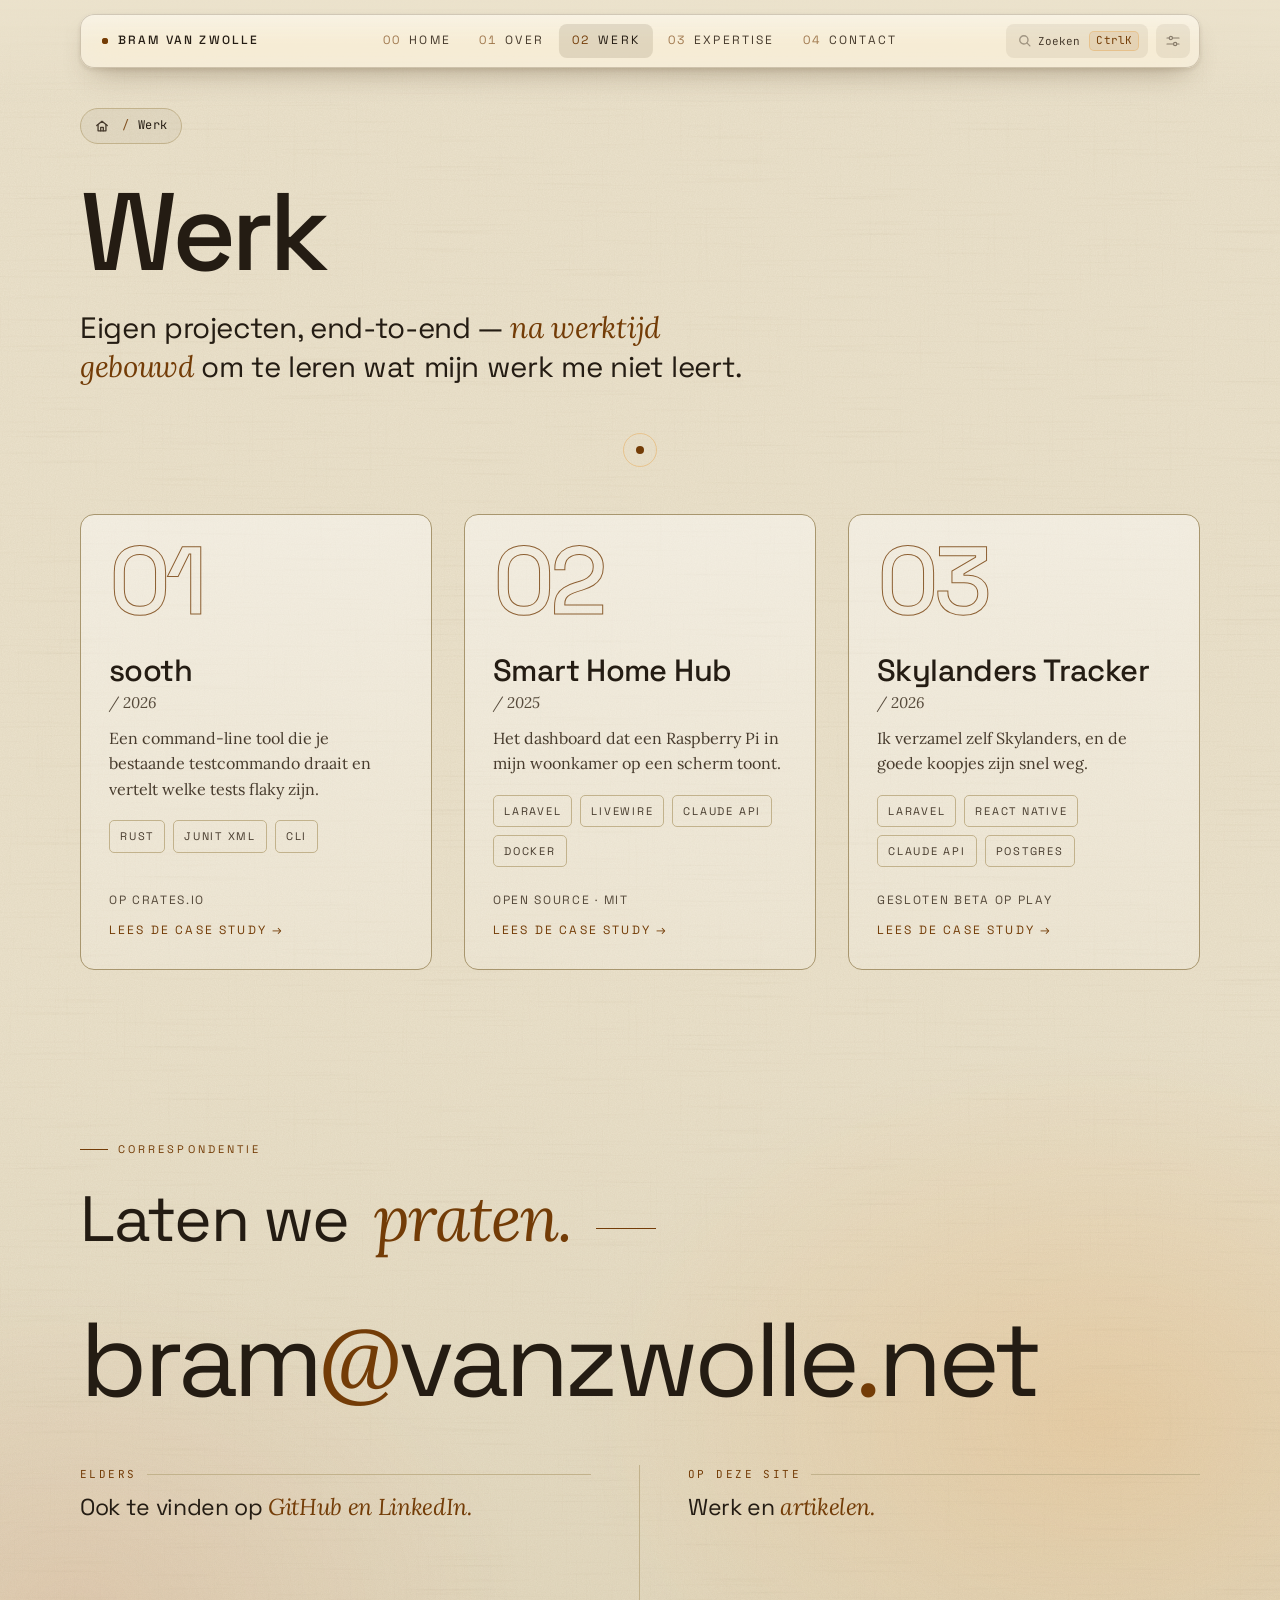
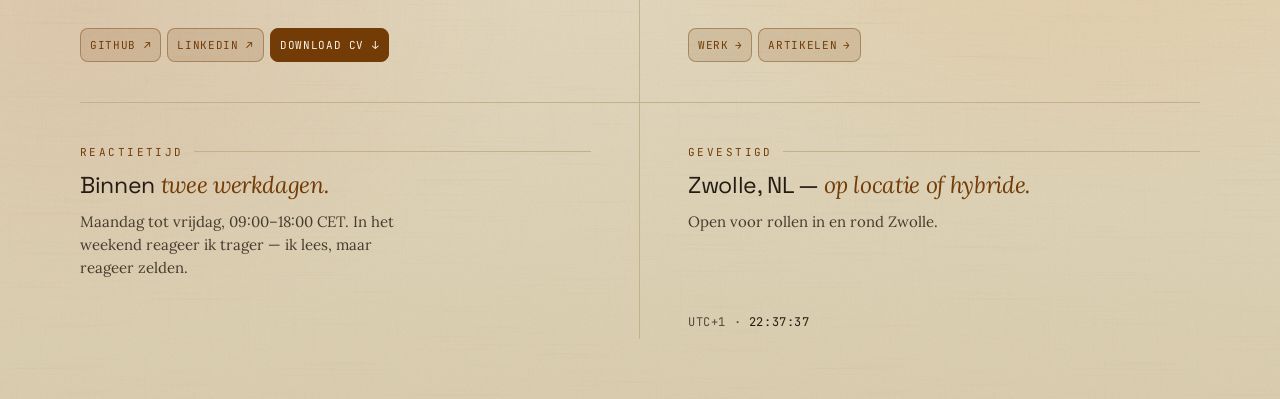
<file: werk/index.html>
<!doctype html>
<html lang="nl">
<head>
<meta charset="utf-8" />
<meta name="viewport" content="width=device-width, initial-scale=1" />
<title>Werk · Bram van Zwolle</title>
<meta name="description" content="Case studies van Bram van Zwolle: sooth, Smart Home Hub, Skylanders Tracker." />
<link rel="canonical" href="https://bramvzw.nl/werk/" />
<meta name="author" content="Bram van Zwolle" />
<meta name="theme-color" content="#ebe2cc" id="themeColor" />
<script>
  // Light is the default; dark only when the visitor chose it (the same key as the home page).
  (function(){ var t=null; try{ t=localStorage.getItem('theme'); }catch(e){} if(t!=='dark') document.documentElement.classList.add('light'); })();
</script>
<script type="application/ld+json">
{
  "@context": "https://schema.org",
  "@type": "CollectionPage",
  "name": "Werk",
  "url": "https://bramvzw.nl/werk/",
  "inLanguage": "nl",
  "author": {
    "@type": "Person",
    "name": "Bram van Zwolle",
    "url": "https://bramvzw.nl/"
  },
  "mainEntity": {
    "@type": "ItemList",
    "itemListElement": [
      {
        "@type": "ListItem",
        "position": 1,
        "url": "https://bramvzw.nl/sooth/",
        "name": "sooth"
      },
      {
        "@type": "ListItem",
        "position": 2,
        "url": "https://bramvzw.nl/smart-home-hub/",
        "name": "Smart Home Hub"
      },
      {
        "@type": "ListItem",
        "position": 3,
        "url": "https://bramvzw.nl/skylanders-tracker/",
        "name": "Skylanders Tracker"
      }
    ]
  }
}
</script>
<script type="application/ld+json">
{
  "@context": "https://schema.org",
  "@type": "BreadcrumbList",
  "itemListElement": [
    {
      "@type": "ListItem",
      "position": 1,
      "name": "Bram van Zwolle",
      "item": "https://bramvzw.nl/"
    },
    {
      "@type": "ListItem",
      "position": 2,
      "name": "Werk",
      "item": "https://bramvzw.nl/werk/"
    }
  ]
}
</script>
<meta property="og:type" content="website" />
<meta property="og:url" content="https://bramvzw.nl/werk/" />
<meta property="og:title" content="Werk · Bram van Zwolle" />
<meta property="og:description" content="Case studies van Bram van Zwolle: sooth, Smart Home Hub, Skylanders Tracker." />
<meta property="og:image" content="https://bramvzw.nl/og-image.png?v=2" />
<meta property="og:image:width" content="1200" />
<meta property="og:image:height" content="630" />
<meta property="og:locale" content="nl_NL" />
<meta property="og:site_name" content="Bram van Zwolle" />
<meta name="twitter:card" content="summary_large_image" />
<meta name="twitter:title" content="Werk · Bram van Zwolle" />
<meta name="twitter:description" content="Case studies van Bram van Zwolle: sooth, Smart Home Hub, Skylanders Tracker." />
<meta name="twitter:image" content="https://bramvzw.nl/og-image.png?v=2" />
<link rel="icon" href="/favicon.ico" sizes="48x48">
<link rel="icon" type="image/png" sizes="192x192" href="/favicon-192.png">
<link rel="apple-touch-icon" href="/apple-touch-icon.png">
<link rel="icon" id="favicon" type="image/svg+xml" href="/favicon.svg">
<link rel="preconnect" href="https://fonts.googleapis.com">
<link rel="preconnect" href="https://fonts.gstatic.com" crossorigin>
<link href="https://fonts.googleapis.com/css2?family=Space+Grotesk:wght@300;400;500;600;700&family=Lora:ital,wght@0,400;0,500;1,400&family=JetBrains+Mono:wght@400;500&display=swap" rel="stylesheet">
<link rel="stylesheet" href="/assets/pages.css?v=25">
<link rel="stylesheet" href="/assets/case.css?v=17">
<noscript><style>
  .cursor-ring,.cursor-dot{ display:none !important; }
  body{ cursor:auto !important; }
</style></noscript>
</head>
<body>
<a class="skip" href="#main" data-i18n="skip">Naar de inhoud</a>
<div class="cursor-trail" id="cursorTrail" aria-hidden="true"></div>
<div class="cursor-ring" id="cring"></div>
<div class="cursor-dot" id="cdot"></div>
<header class="topbar">
  <a class="mark" href="/" id="brandHome"><span class="mark-in"><span class="dot"></span> <span class="brand-name">Bram&nbsp;van&nbsp;Zwolle</span></span></a>
  <nav>
    <a href="/"            data-num="00">Home</a>
    <a href="/#about"      data-num="01" data-i18n="nav-about">Over</a>
    <a href="/werk/"       data-num="02" class="active" aria-current="page" data-i18n="nav-work">Werk</a>
    <a href="/#expertise"  data-num="03">Expertise</a>
    <a href="#contact"     data-num="04">Contact</a>
  </nav>
  <div class="topbar-right">
  <button class="cp-trigger" id="cpTrigger" aria-label="Open command palette">
    <svg width="12" height="12" viewBox="0 0 16 16" fill="none" stroke="currentColor" stroke-width="1.8" stroke-linecap="round" stroke-linejoin="round">
      <circle cx="6.5" cy="6.5" r="5.5"/><line x1="10.5" y1="10.5" x2="14.5" y2="14.5"/>
    </svg>
    <span class="cp-trigger-label" data-i18n="ui-search">Zoeken</span>
    <span class="cp-trigger-kbd" id="cpTriggerKbd">⌘K</span>
  </button>
  <button class="nav-toggle" id="navToggle" aria-label="Open menu" aria-expanded="false"><span class="nt-open">Menu</span><span class="nt-close">Close</span></button>
  <div class="settings-wrap" id="settingsWrap">
    <button class="settings-btn" id="settingsBtn" aria-label="Settings" aria-expanded="false">
      <svg width="14" height="12" viewBox="0 0 16 14" fill="none" stroke="currentColor" stroke-width="1.4" stroke-linecap="round" aria-hidden="true">
        <line x1="1" y1="3.5" x2="3" y2="3.5"/><line x1="8" y1="3.5" x2="15" y2="3.5"/>
        <circle cx="5.5" cy="3.5" r="1.9"/>
        <line x1="1" y1="10.5" x2="8" y2="10.5"/><line x1="13" y1="10.5" x2="15" y2="10.5"/>
        <circle cx="10.5" cy="10.5" r="1.9"/>
      </svg>
    </button>
    <div class="settings-dropdown" id="settingsDropdown">
      <div class="sd-group">
        <span class="sd-label" data-i18n="ui-language">Taal</span>
        <div class="sd-options">
          <button class="sd-opt active" data-lang="nl" id="sdNl">NL</button>
          <span class="sd-sep">·</span>
          <button class="sd-opt" data-lang="en" id="sdEn">EN</button>
        </div>
      </div>
      <div class="sd-divider"></div>
      <div class="sd-group">
        <span class="sd-label" data-i18n="ui-theme">Thema</span>
        <div class="sd-options">
          <button class="sd-opt" data-theme="dark" id="sdDark" data-i18n="ui-dark">Donker</button>
          <span class="sd-sep">·</span>
          <button class="sd-opt active" data-theme="light" id="sdLight" data-i18n="ui-light">Licht</button>
        </div>
      </div>
    </div>
  </div>
  </div>
</header>
<div class="brand-tip" id="brandTip" role="menu" aria-hidden="true">
  <a href="/" class="bt-row bt-home"><span>Home</span><span class="bt-action"><svg width="14" height="14" viewBox="0 0 16 16" fill="none" stroke="currentColor" stroke-width="1.5" stroke-linecap="round" stroke-linejoin="round"><path d="M2 7.5 8 2.5l6 5"/><path d="M3.5 6.5V13.5h9V6.5"/><path d="M6.5 13.5v-4h3v4"/></svg></span></a>
  <a href="mailto:bram@vanzwolle.net" class="bt-row">
    <span>bram@vanzwolle.net</span>
    <span class="bt-action"><svg width="14" height="14" viewBox="0 0 16 16" fill="none" stroke="currentColor" stroke-width="1.5" stroke-linecap="round" stroke-linejoin="round"><path d="M7 3H3a1 1 0 0 0-1 1v9a1 1 0 0 0 1 1h9a1 1 0 0 0 1-1V9"/><polyline points="10 2 14 2 14 6"/><line x1="14" y1="2" x2="8" y2="8"/></svg></span>
  </a>
  <a href="https://github.com/Bramvzw" target="_blank" rel="noopener" class="bt-row">
    <span>GitHub</span>
    <span class="bt-action"><svg width="14" height="14" viewBox="0 0 16 16" fill="none" stroke="currentColor" stroke-width="1.5" stroke-linecap="round" stroke-linejoin="round"><path d="M7 3H3a1 1 0 0 0-1 1v9a1 1 0 0 0 1 1h9a1 1 0 0 0 1-1V9"/><polyline points="10 2 14 2 14 6"/><line x1="14" y1="2" x2="8" y2="8"/></svg></span>
  </a>
  <a href="https://www.linkedin.com/in/bram-van-zwolle" target="_blank" rel="noopener" class="bt-row">
    <span>LinkedIn</span>
    <span class="bt-action"><svg width="14" height="14" viewBox="0 0 16 16" fill="none" stroke="currentColor" stroke-width="1.5" stroke-linecap="round" stroke-linejoin="round"><path d="M7 3H3a1 1 0 0 0-1 1v9a1 1 0 0 0 1 1h9a1 1 0 0 0 1-1V9"/><polyline points="10 2 14 2 14 6"/><line x1="14" y1="2" x2="8" y2="8"/></svg></span>
  </a>
  <a href="/assets/cv-bram-van-zwolle.pdf" download="CV Bram van Zwolle.pdf" class="bt-row">
    <span>Download CV</span>
    <span class="bt-action"><svg width="14" height="14" viewBox="0 0 16 16" fill="none" stroke="currentColor" stroke-width="1.5" stroke-linecap="round" stroke-linejoin="round"><line x1="8" y1="2" x2="8" y2="11"/><polyline points="4 8 8 12 12 8"/><line x1="2" y1="14" x2="14" y2="14"/></svg></span>
  </a>
</div>
<div class="cp-root" id="cpRoot" aria-hidden="true">
  <div class="cp-scrim" data-cp-close></div>
  <div class="cp-modal" role="dialog" aria-modal="true" aria-label="Command palette">
    <div class="cp-head">
      <span class="cp-prompt">&gt;</span>
      <input type="text" id="cpInput" class="cp-input" placeholder="Typ een commando…" data-i18n-placeholder="cp-placeholder" autocomplete="off" spellcheck="false">
      <span class="cp-hint">ESC</span>
    </div>
    <ul class="cp-list" id="cpList" role="listbox"></ul>
    <div class="cp-foot">
      <span><kbd>↑</kbd><kbd>↓</kbd> <span data-i18n="cp-hint-nav">navigeren</span></span>
      <span><kbd>↵</kbd> <span data-i18n="cp-hint-sel">selecteer</span></span>
      <span><kbd>esc</kbd> <span data-i18n="cp-hint-esc">sluit</span></span>
    </div>
  </div>
</div>
<div class="copy-confirm" id="copyConfirm" role="status" aria-live="polite" data-i18n="copy-confirm">E-mailadres gekopieerd</div>
<div class="mobile-nav" id="mobileNav" aria-hidden="true">
  <nav>
    <a href="/"           data-num="00">Home</a>
    <a href="/#about"     data-num="01" data-i18n="nav-about">Over</a>
    <a href="/#work"      data-num="02" data-i18n="nav-work">Werk</a>
    <a href="/#expertise" data-num="03">Expertise</a>
    <a href="#contact"    data-num="04">Contact</a>
  </nav>
</div>

<main id="main" class="case work">
  <div class="wrap">
    <nav class="crumbs" aria-label="Kruimelpad"><ol><li class="c-home"><a href="/" aria-label="Home"><svg width="14" height="14" viewBox="0 0 16 16" fill="none" stroke="currentColor" stroke-width="1.5" stroke-linecap="round" stroke-linejoin="round" aria-hidden="true"><path d="M2 7.5 8 2.5l6 5"/><path d="M3.5 6.5V13.5h9V6.5"/><path d="M6.5 13.5v-4h3v4"/></svg></a></li><li aria-current="page" data-i18n="nav-work">Werk</li></ol></nav>
    <section class="b-sec w-head">
      <h1 data-i18n="nav-work">Werk</h1>
      <p class="b-intro" data-i18n="work-sub">Eigen projecten, end-to-end — <em>na werktijd gebouwd</em> om te leren wat mijn werk me niet leert.</p>
    </section>
    <section class="b-sec w-list" aria-label="Case studies">
      <a class="b-card w-card" href="/sooth/">
        <span class="b-card-n" aria-hidden="true">01</span>
        <h2 class="w-name">sooth <span class="year">/ 2026</span></h2>
        <p data-i18n="w1-intro">Een command-line tool die je bestaande testcommando draait en vertelt welke tests flaky zijn.</p>
        <div class="tags"><span class="tag" data-lines="~10,200 lines written">Rust</span><span class="tag" data-lines="the report format every runner speaks">JUnit XML</span><span class="tag" data-lines="pytest · PHPUnit · Jest · Go">CLI</span></div>
        <div class="w-foot"><span class="w-status" data-i18n="p6-status-v">Op crates.io</span><span class="w-more"><span data-i18n="case-page">Lees de case study</span> <span aria-hidden="true">→</span></span></div>
      </a>
      <a class="b-card w-card" href="/smart-home-hub/">
        <span class="b-card-n" aria-hidden="true">02</span>
        <h2 class="w-name">Smart Home Hub <span class="year">/ 2025</span></h2>
        <p data-i18n="w2-intro">Het dashboard dat een Raspberry Pi in mijn woonkamer op een scherm toont.</p>
        <div class="tags"><span class="tag" data-lines="~36,500 lines written">Laravel</span><span class="tag" data-lines="12 modules">Livewire</span><span class="tag" data-lines="briefing + menu via Prism">Claude API</span><span class="tag" data-lines="Docker on a Synology NAS">Docker</span></div>
        <div class="w-foot"><span class="w-status" data-i18n="p5-status-v">Open source · MIT</span><span class="w-more"><span data-i18n="case-page">Lees de case study</span> <span aria-hidden="true">→</span></span></div>
      </a>
      <a class="b-card w-card" href="/skylanders-tracker/">
        <span class="b-card-n" aria-hidden="true">03</span>
        <h2 class="w-name">Skylanders Tracker <span class="year">/ 2026</span></h2>
        <p data-i18n="w3-intro">Ik verzamel zelf Skylanders, en de goede koopjes zijn snel weg.</p>
        <div class="tags"><span class="tag" data-lines="~38,500 lines written">Laravel</span><span class="tag" data-lines="~21,400 lines written">React Native</span><span class="tag" data-lines="prompts + pipelines">Claude API</span><span class="tag" data-lines="single source of truth">Postgres</span></div>
        <div class="w-foot"><span class="w-status" data-i18n="p4-status-v">Gesloten beta op Play</span><span class="w-more"><span data-i18n="case-page">Lees de case study</span> <span aria-hidden="true">→</span></span></div>
      </a>
    </section>
  </div>
</main>

<div class="contact" id="contact" role="contentinfo">
  <div class="contact-inner">
    <div class="sec-label" data-i18n="contact-label">Correspondentie</div>
    <div class="kicker" data-i18n="contact-kicker">Laten we <em>praten.</em><span class="hand"></span></div>

    <a class="email-ink" href="mailto:bram@vanzwolle.net" aria-label="bram@vanzwolle.net" data-hoverable id="emailLink"><svg class="wm wm--ink" aria-hidden="true" focusable="false"><defs><clipPath id="eiClip"><text class="ei-text" x="0" y="1em">bram<tspan class="ei-at">@</tspan>vanzwolle<tspan class="ei-dot">.</tspan>net</text></clipPath><path id="eiPath" d="M1240 4q-8 3 -16 9q-8 6 -16 18q-8 12 -21 39q-13 26 -13 30q-1 4 0 8q1 4 4 8q3 4 8 7q6 3 18 7q12 3 36 5q24 2 53 1q29 0 52 -4q23 -3 32 -8q9 -4 11 -8q3 -4 3 -8q0 -4 -2 -12q-2 -8 -7 -16q-4 -8 -10 -16q-6 -8 -14 -16q-9 -8 -20 -16q-12 -8 -23 -14q-11 -5 -23 -10q-12 -4 -20 -6q-8 -1 -16 0q-8 0 -16 2zM416 348q-8 3 -15 8q-7 4 -11 8q-3 4 -6 8q-2 4 -12 28q-9 24 -14 32q-6 7 -11 12q-5 4 -20 12q-15 9 -63 26q-48 17 -73 28q-25 10 -36 16q-11 6 -19 12q-8 6 -15 14q-7 8 -9 12q-1 4 0 12q0 8 4 16q4 8 11 16q7 8 16 16q9 8 21 16q12 9 24 15q12 6 27 11q15 6 28 9q13 3 29 3q16 0 32 -4q16 -3 34 -10q17 -8 40 -22q22 -14 58 -42q36 -28 48 -39q12 -11 20 -22q8 -11 12 -19q4 -8 6 -16q2 -8 2 -24q1 -16 -2 -32q-3 -16 -10 -33q-8 -17 -18 -32q-11 -15 -20 -23q-10 -7 -14 -9q-4 -2 -12 -3q-8 -2 -16 -2q-8 0 -16 2zM1440 1008q-56 -51 -72 -64q-16 -12 -28 -18q-12 -7 -20 -9q-8 -2 -12 -3q-4 0 -8 1q-4 1 -7 3q-3 2 -5 6q-1 4 0 8q0 4 32 76M1112 0q-20 40 -34 60q-13 20 -17 28q-4 8 -7 20q-3 12 -2 24q1 12 4 20q3 8 6 12q3 4 6 8q4 4 12 10q8 5 20 10q12 5 54 14q41 10 50 14q10 4 12 8q2 4 0 8q-3 4 -18 16q-14 12 -22 20q-8 8 -13 16q-5 8 -7 16q-2 8 0 28q1 20 4 32q4 12 12 24q7 12 16 20q8 8 14 12q6 3 14 6q8 3 28 5q20 2 80 3q60 2 80 2q20 -1 40 -4q20 -2 40 -8q20 -5 32 -10q12 -5 20 -10q8 -4 24 -16q16 -13 48 -47M1385 0q44 32 58 44q14 12 25 24q10 12 24 32q13 20 17 28q4 8 5 16q2 8 0 16q-1 8 -6 20q-4 12 -5 16q-1 4 1 8q1 4 5 8q4 4 7 6q4 2 32 16q29 14 36 18q8 5 24 17M392 300q-32 3 -56 8q-24 4 -33 8q-9 4 -14 8q-5 4 -10 12q-5 8 -10 28q-5 20 -8 28q-3 8 -5 12q-3 4 -10 12q-6 7 -16 16q-11 8 -24 16q-14 8 -26 14q-12 5 -59 24q-47 18 -65 26q-17 8 -29 16q-12 8 -15 12q-4 4 -6 8q-3 4 -4 8q-1 4 0 8q0 4 4 12q3 8 13 20q10 12 23 24q13 12 29 24q16 12 41 28q26 16 49 28q23 13 47 24q24 11 44 16q20 5 32 6q12 1 24 0q12 0 40 -5q28 -5 42 -9q15 -4 28 -9q14 -5 34 -17q20 -11 32 -20q12 -9 24 -20q12 -10 26 -26q13 -16 20 -28q6 -11 9 -20q3 -8 6 -20q3 -12 5 -28q1 -16 0 -32q0 -16 -3 -32q-3 -16 -7 -32q-4 -16 -10 -32q-6 -16 -16 -36q-10 -19 -18 -32q-8 -12 -14 -20q-7 -8 -12 -12q-6 -5 -12 -8q-7 -4 -12 -6q-6 -2 -14 -3q-8 -1 -20 -1q-12 -1 -44 2zM1477 1008q-53 -48 -85 -80q-32 -31 -44 -42q-12 -10 -24 -18q-12 -8 -24 -15q-12 -7 -24 -13q-12 -5 -20 -6q-8 -2 -12 -1q-4 1 -8 4q-4 3 -8 11q-4 7 -6 16q-1 8 0 20q0 12 2 20q2 8 6 16q3 8 20 36q17 28 29 52M871 0q47 104 68 172q21 68 33 95q12 27 32 59q20 33 36 56q16 23 50 64q33 42 60 77q26 35 34 41q8 7 12 8q4 1 8 0q4 -2 24 -16q20 -15 28 -18q8 -4 16 -6q8 -2 24 -2q16 -1 48 2q32 2 48 2q16 0 36 -2q20 -1 36 -4q16 -4 32 -9q16 -5 32 -12q16 -7 32 -15q16 -9 48 -32M1441 0q41 32 53 44q13 12 114 138M0 56q40 13 54 18q14 6 28 14q14 7 22 13q8 6 14 13q7 6 12 14q6 8 10 20q4 12 6 24q2 12 1 20q-1 8 -3 12q-1 4 -6 8q-4 4 -11 6q-7 1 -31 0q-24 -1 -96 -12M508 1008q30 -24 72 -56q43 -32 66 -52q24 -20 41 -36q17 -16 25 -26q8 -11 13 -20q5 -10 9 -22q4 -12 5 -28q1 -16 1 -36q-1 -20 -4 -44q-3 -24 -6 -40q-2 -15 -6 -28q-4 -12 -8 -20q-4 -7 -8 -12q-4 -4 -8 -6q-4 -2 -20 -2q-16 -1 -20 -3q-4 -2 -8 -5q-4 -3 -8 -8q-4 -6 -10 -21q-7 -15 -22 -59q-15 -44 -24 -64q-8 -20 -30 -63q-22 -43 -30 -56q-9 -13 -13 -17q-4 -4 -11 -8q-8 -5 -20 -8q-12 -3 -68 -2q-56 2 -116 -2q-60 -5 -68 -5q-8 0 -16 1q-8 2 -12 4q-4 3 -6 6q-2 2 -3 6q-1 4 1 36q1 32 0 48q-2 16 -5 24q-3 8 -9 16q-6 8 -16 16q-10 8 -28 16q-18 9 -38 16q-20 6 -100 27M0 660q120 67 172 98q52 31 68 39q16 8 46 21q31 14 43 22q12 8 18 16q6 8 8 16q2 8 2 40q0 32 10 96M1514 1008q-42 -31 -60 -48q-18 -16 -30 -28q-11 -12 -50 -57q-38 -45 -65 -72q-27 -27 -52 -54q-25 -27 -29 -30q-4 -3 -8 -4q-4 -1 -8 1q-4 2 -4 3q-1 1 -4 9q-4 8 -6 16q-2 8 -9 52q-7 44 -7 64q-1 20 2 32q2 12 6 20q3 8 8 16q4 8 20 32q17 24 30 48M118 0q50 29 78 50q29 22 46 38q16 16 34 40q18 24 25 32q7 8 17 16q10 9 22 16q12 6 28 10q16 4 32 4q16 1 32 -2q16 -3 40 -11q24 -8 36 -11q12 -2 20 -1q8 1 12 2q4 1 11 5q7 4 12 10q5 6 7 12q3 6 12 38q10 32 16 48q6 16 24 49q18 33 26 43q8 11 16 18q8 8 26 17q18 9 24 13q6 3 14 12q8 8 12 14q4 7 12 26q8 20 14 46q7 26 23 110q16 84 19 104q2 20 2 36q0 16 -2 32q-3 16 -10 35q-6 19 -18 42q-12 23 -30 53q-19 30 -33 62M638 0q10 11 14 14q4 2 12 5q8 3 20 5q12 1 36 2q24 1 32 3q8 2 14 7q7 4 12 10q6 5 16 20q9 14 32 54q24 40 74 140q50 100 95 176q45 76 57 100q13 24 20 44q8 20 14 40q6 20 11 44q5 24 7 40q2 16 1 32q-1 16 -3 24q-3 8 -8 14q-6 7 -18 16q-13 10 -16 16q-4 5 -6 16q-3 10 -3 18q0 8 2 20q2 12 13 52q10 40 18 96M1608 609q-40 16 -60 27q-20 10 -39 23q-19 13 -32 25q-13 12 -23 24q-9 12 -15 24q-6 12 -9 24q-3 12 -4 28q-2 16 0 32q1 16 6 32q4 16 12 32q8 16 17 28q9 12 22 24q13 12 25 20q12 9 32 20q20 10 68 30M139 1008q9 -48 9 -60q-1 -12 -2 -20q-2 -9 -6 -20q-4 -12 -12 -26q-8 -15 -20 -28q-12 -14 -23 -22q-11 -8 -19 -12q-7 -4 -16 -8q-10 -3 -18 -4q-8 -2 -16 -2q-8 0 -16 3M0 945q19 39 29 63M227 0q69 63 93 90q24 28 32 36q8 7 20 14q12 8 20 11q8 3 16 4q8 1 20 -1q12 -1 24 -5q12 -4 72 -33q61 -28 64 -32q4 -3 6 -8q1 -4 0 -20q-1 -16 -3 -28q-2 -12 -8 -28M1042 1008q-1 -24 -4 -40q-2 -16 -14 -64q-11 -48 -14 -72q-4 -24 -4 -40q0 -16 2 -32q3 -16 6 -28q2 -12 10 -36q9 -24 11 -36q2 -12 1 -24q-1 -12 -2 -24q-2 -12 -9 -36q-7 -24 -15 -44q-8 -20 -18 -40q-9 -20 -46 -88q-38 -68 -72 -136q-34 -69 -57 -108q-23 -40 -32 -53q-9 -13 -17 -21q-8 -7 -16 -11q-8 -4 -16 -5q-8 -2 -16 -2q-8 0 -24 1q-16 1 -36 4q-20 3 -30 5q-10 2 -19 6q-9 4 -10 8q-1 4 -1 8q0 4 2 44q3 40 5 60q2 20 4 32q2 12 5 24q4 12 10 26q6 13 18 31q12 18 20 26q8 8 16 13q8 5 24 12q16 6 24 11q7 5 12 10q4 5 12 16q7 11 12 23q6 12 11 28q5 16 9 32q4 16 13 68q9 52 24 120q15 68 17 84q3 16 4 32q1 16 -1 32q-2 16 -7 36q-5 20 -20 58q-14 38 -38 90M1608 676q-32 11 -44 18q-12 6 -24 14q-12 9 -21 18q-9 10 -17 22q-9 12 -14 24q-5 12 -9 28q-4 16 -5 28q-1 12 0 24q2 12 4 20q3 8 10 20q6 12 13 20q7 8 17 16q9 8 22 16q12 8 24 14q12 6 44 18M344 0q22 40 31 52q9 12 13 16q4 4 12 10q8 5 15 8q7 2 12 2q5 1 13 0q8 -1 20 -6q12 -5 20 -12q9 -6 16 -14q6 -8 8 -16q2 -8 2 -12q0 -4 -2 -8q-1 -4 -14 -20M996 1008q4 -24 3 -36q-1 -12 -7 -32q-5 -20 -16 -56q-12 -36 -16 -56q-3 -20 -2 -44q0 -24 6 -112q5 -88 4 -108q-1 -20 -5 -36q-4 -16 -8 -28q-4 -12 -11 -28q-8 -16 -42 -76q-34 -60 -60 -116q-26 -57 -45 -92q-19 -36 -28 -49q-9 -13 -17 -19q-8 -7 -16 -10q-8 -2 -16 -3q-8 -1 -16 0q-8 1 -16 3q-8 3 -16 8q-8 4 -14 11q-7 7 -12 15q-4 8 -6 16q-2 8 -4 20q-1 12 0 24q1 12 2 20q2 9 6 19q4 10 8 17q4 6 8 10q4 5 12 10q8 6 32 16q24 9 40 19q16 10 24 15q7 6 17 18q10 12 15 20q4 8 8 20q5 12 8 32q4 20 7 68q3 48 7 76q3 28 10 60q8 31 26 92q19 60 22 80q3 20 2 32q0 12 -3 24q-3 12 -19 56q-16 44 -31 100M1608 757q-16 5 -24 9q-8 4 -16 10q-8 6 -12 10q-4 5 -10 14q-5 8 -9 16q-4 8 -7 16q-2 8 -3 16q-1 8 1 20q1 12 5 20q4 8 7 13q4 5 12 12q7 7 13 11q6 4 43 22" vector-effect="non-scaling-stroke"/><radialGradient id="eiGlowGrad"><stop offset="0" class="wm-glow-a"/><stop offset="1" class="wm-glow-b"/></radialGradient><radialGradient id="eiSpotGrad"><stop offset="0" stop-color="#fff"/><stop offset=".55" stop-color="#fff" stop-opacity=".55"/><stop offset="1" stop-color="#fff" stop-opacity="0"/></radialGradient><mask id="eiSpot" maskUnits="userSpaceOnUse" x="-400" y="-400" width="3000" height="1200"><circle class="wm-spot" cx="-999" cy="-999" r="150" fill="url(#eiSpotGrad)"/></mask></defs><text class="ei-text ei-solid" x="0" y="1em">bram<tspan class="ei-at">@</tspan>vanzwolle<tspan class="ei-dot">.</tspan>net</text><g class="ei-ink" clip-path="url(#eiClip)"><rect class="wm-tint" x="0" y="0" width="100%" height="100%"/><circle class="wm-glow" cx="-999" cy="-999" r="190" fill="url(#eiGlowGrad)"/><g class="wm-move"><g class="wm-lines" id="eiLinesSet"><use href="#eiPath" transform="translate(-80 -90) scale(.32)"/><use href="#eiPath" transform="translate(160 -140) scale(.32)" class="wm-lines-2"/><use href="#eiPath" transform="translate(400 -130) scale(.32)"/><use href="#eiPath" transform="translate(640 -110) scale(.32)" class="wm-lines-2"/><use href="#eiPath" transform="translate(880 -90) scale(.32)"/><use href="#eiPath" transform="translate(1120 -140) scale(.32)" class="wm-lines-2"/><use href="#eiPath" transform="translate(1360 -130) scale(.32)"/><use href="#eiPath" transform="translate(1600 -110) scale(.32)" class="wm-lines-2"/><use href="#eiPath" transform="translate(1840 -90) scale(.32)"/><use href="#eiPath" transform="translate(2080 -140) scale(.32)" class="wm-lines-2"/></g><use href="#eiLinesSet" class="wm-hot" mask="url(#eiSpot)"/></g></g><text class="ei-text ei-outline" x="0" y="1em">bram<tspan class="ei-at">@</tspan>vanzwolle<tspan class="ei-dot">.</tspan>net</text></svg><span class="sr-only">bram@vanzwolle.net</span></a>
    <ol class="register-list">
      <li class="register-entry">
        <span class="num" data-i18n="contact-response-k">Reactietijd</span>
        <span class="value" data-i18n="contact-response-v">Binnen <em>twee werkdagen.</em></span>
        <span class="note" data-i18n="contact-response-note">Maandag tot vrijdag, 09:00–18:00 CET. In het weekend reageer ik trager — ik lees, maar reageer zelden.</span>
      </li>
      <li class="register-entry">
        <span class="num" data-i18n="contact-elsewhere-k">Elders</span>
        <span class="value" data-i18n="contact-elsewhere-v">Ook te vinden op <em>GitHub en LinkedIn.</em></span>
        <div class="links">
          <a href="https://github.com/Bramvzw" target="_blank" rel="noopener" data-hoverable>GitHub ↗</a>
          <a href="https://www.linkedin.com/in/bram-van-zwolle" target="_blank" rel="noopener" data-hoverable>LinkedIn ↗</a>
          <a href="/assets/cv-bram-van-zwolle.pdf" download="CV Bram van Zwolle.pdf" class="cv-link" data-hoverable data-i18n="contact-cv">Download CV ↓</a>
        </div>
      </li>
      <li class="register-entry">
        <span class="num" data-i18n="contact-site-k">Op deze site</span>
        <span class="value" data-i18n="contact-site-v">Werk en <em>artikelen.</em></span>
        <div class="links">
          <a href="/werk/" data-hoverable><span data-i18n="nav-work">Werk</span> →</a>
          <a href="/artikelen/" data-hoverable><span data-i18n="footer-articles">Artikelen</span> →</a>
        </div>
      </li>
      <li class="register-entry">
        <span class="num" data-i18n="contact-based-k">Gevestigd</span>
        <span class="value" data-i18n="contact-based-v">Zwolle, NL — <em>op locatie of hybride.</em></span>
        <span class="note" data-i18n="contact-based-note">Open voor rollen in en rond Zwolle.</span>
        <span class="clock" id="utcClock" aria-label="Zwolle time">UTC+2 · --:--:--</span>
      </li>
    </ol>
  </div>
</div>
<script type="application/json" id="i18nPage">{"en": {"work-sub": "Side projects, end-to-end — <em>built after hours<\/em> to learn what the day job doesn't teach.", "case-page": "Read the case study", "w1-intro": "A command-line tool that runs your existing test command and tells you which tests are flaky.", "p6-status-v": "On crates.io", "w2-intro": "The dashboard that a Raspberry Pi shows on a screen in my living room.", "p5-status-v": "Open source · MIT", "w3-intro": "I collect Skylanders myself, and the good deals disappear fast.", "p4-status-v": "Closed beta on Play"}}</script>
<script src="/assets/pages.js?v=13"></script>
<script src="/assets/case.js?v=6"></script>
</body>
</html>
</file>
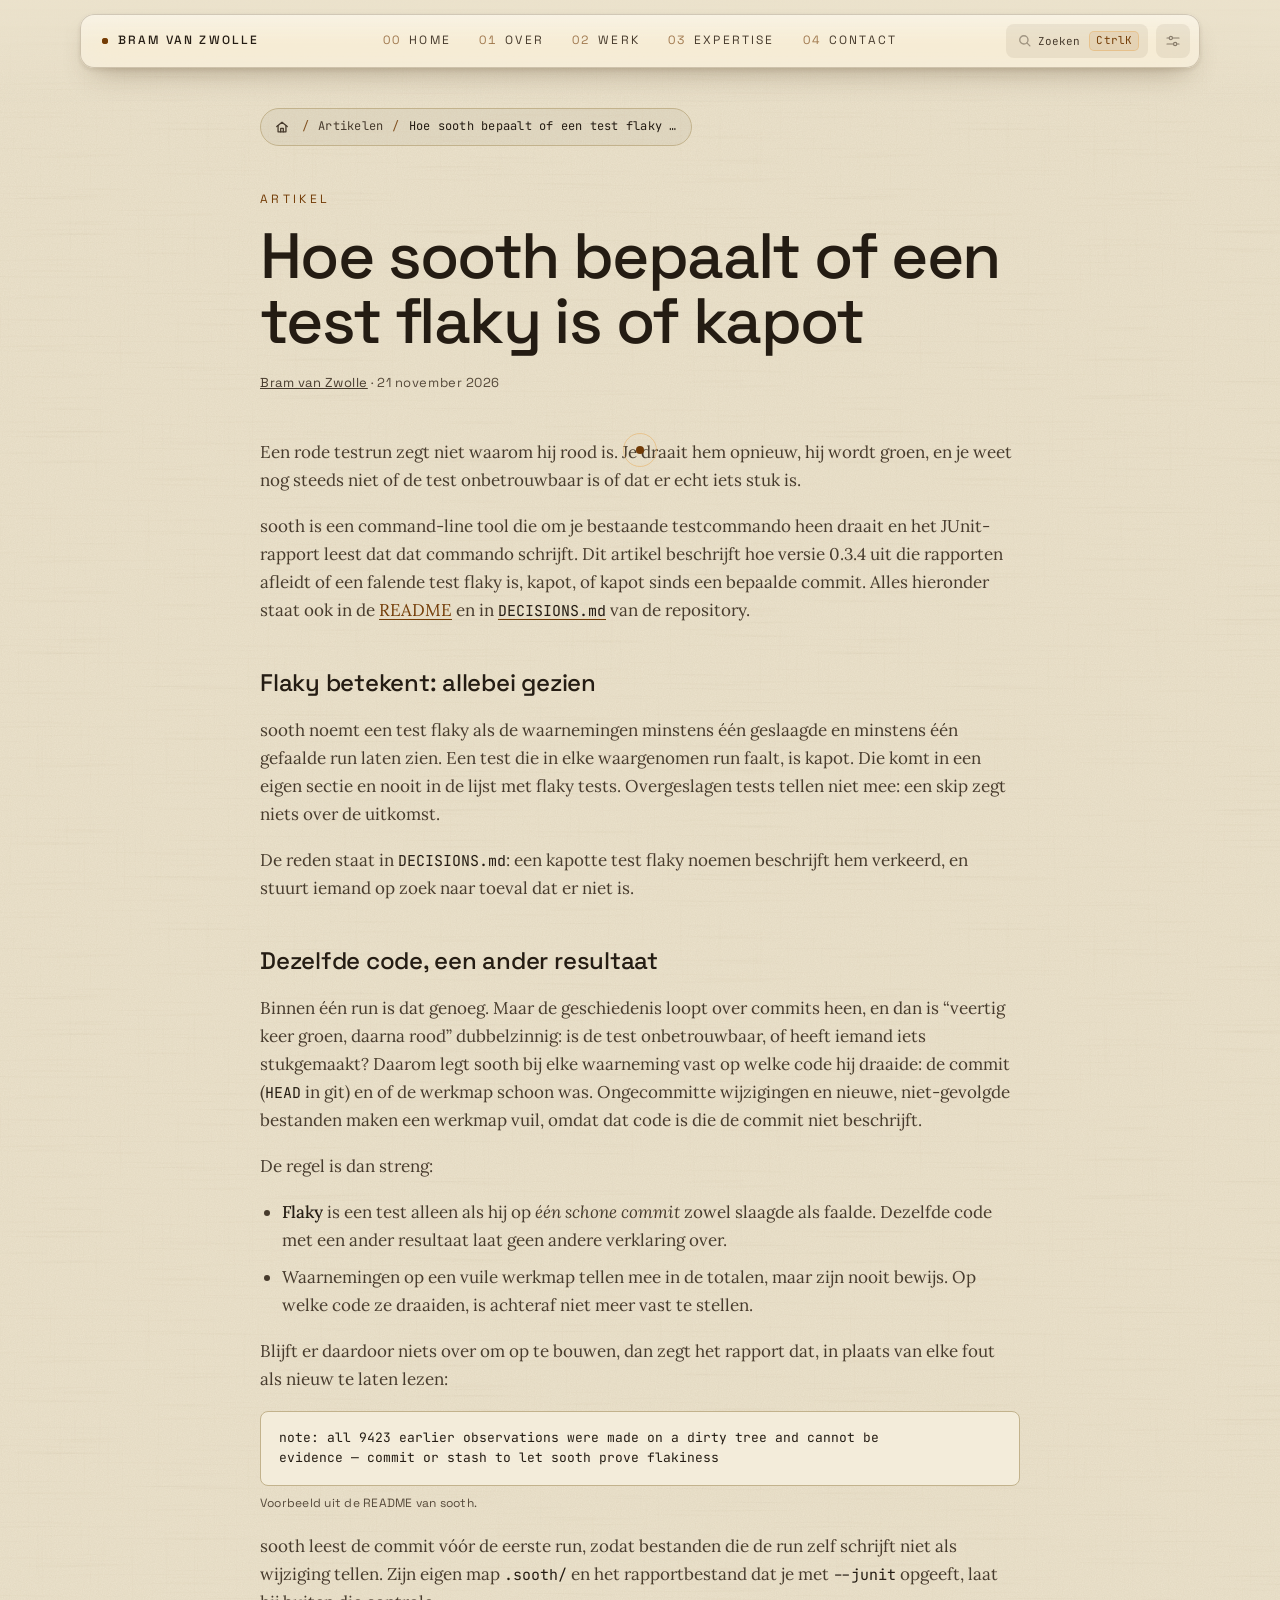
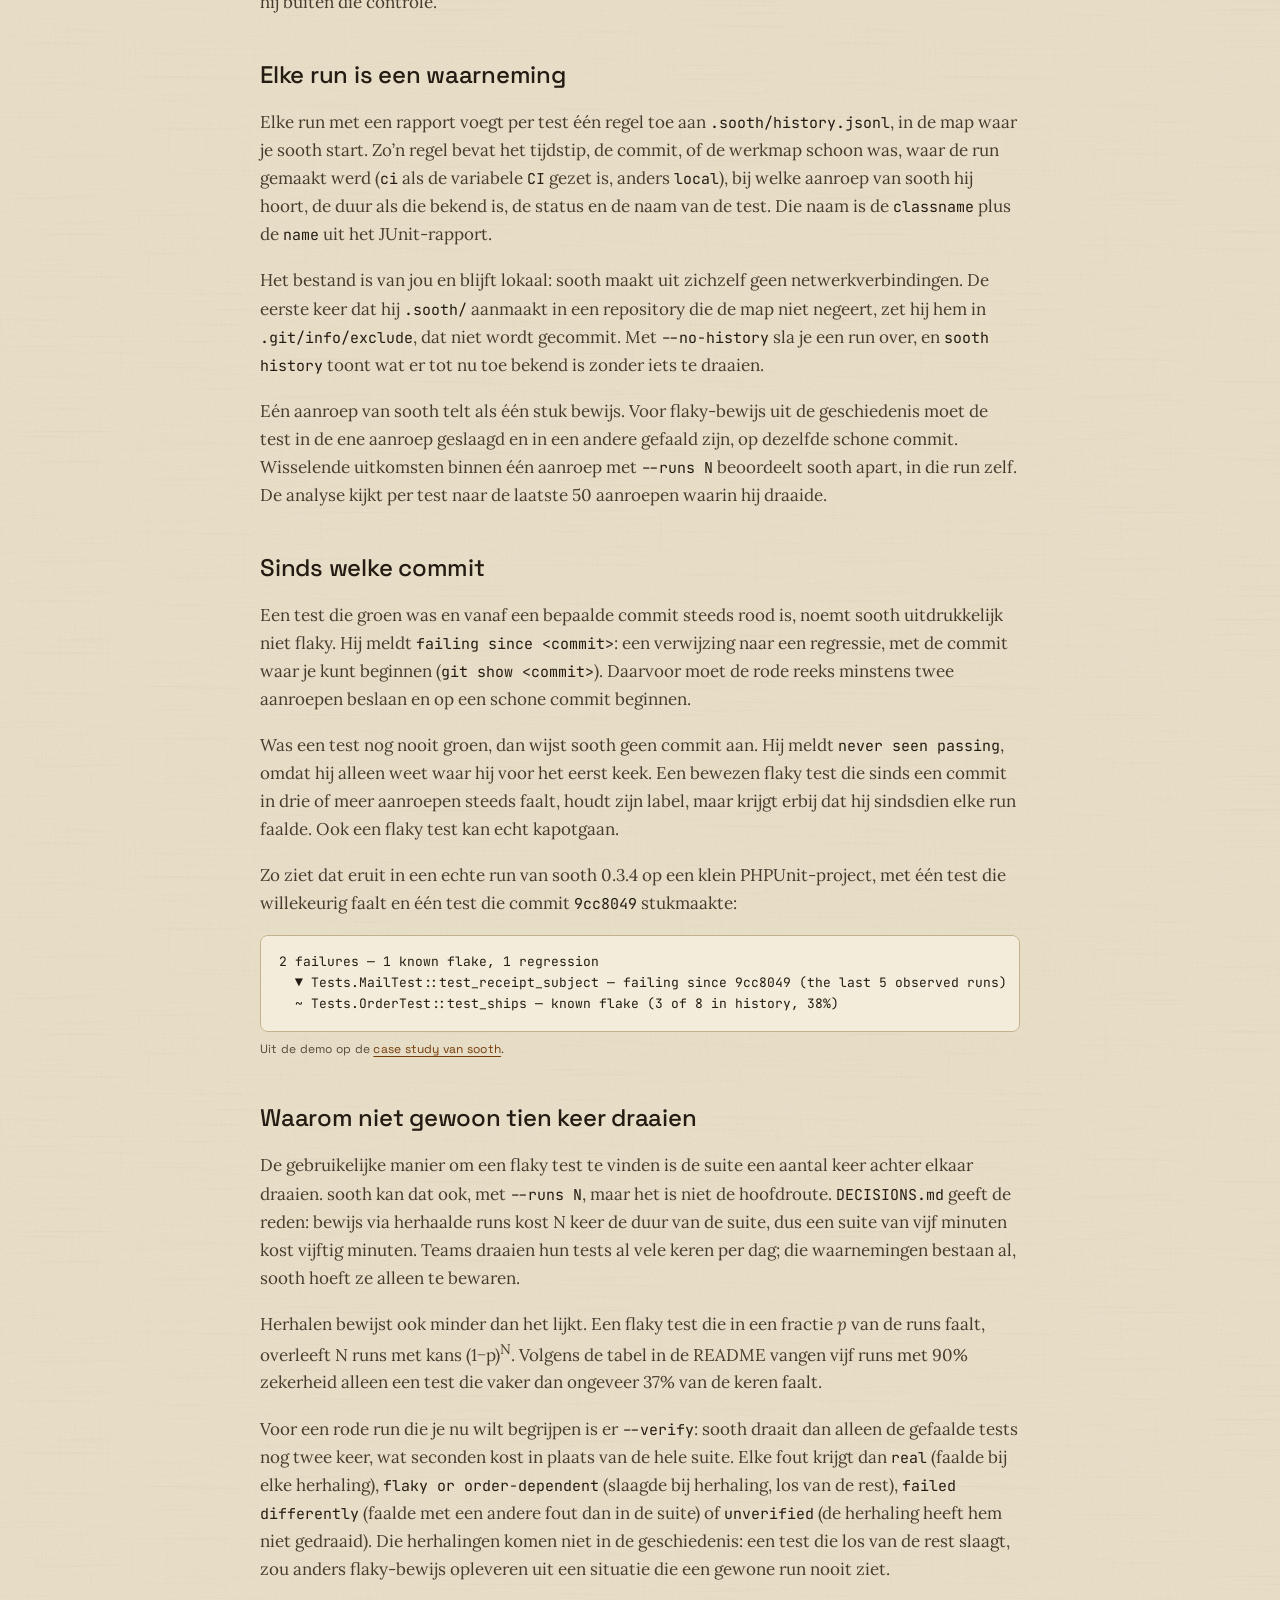
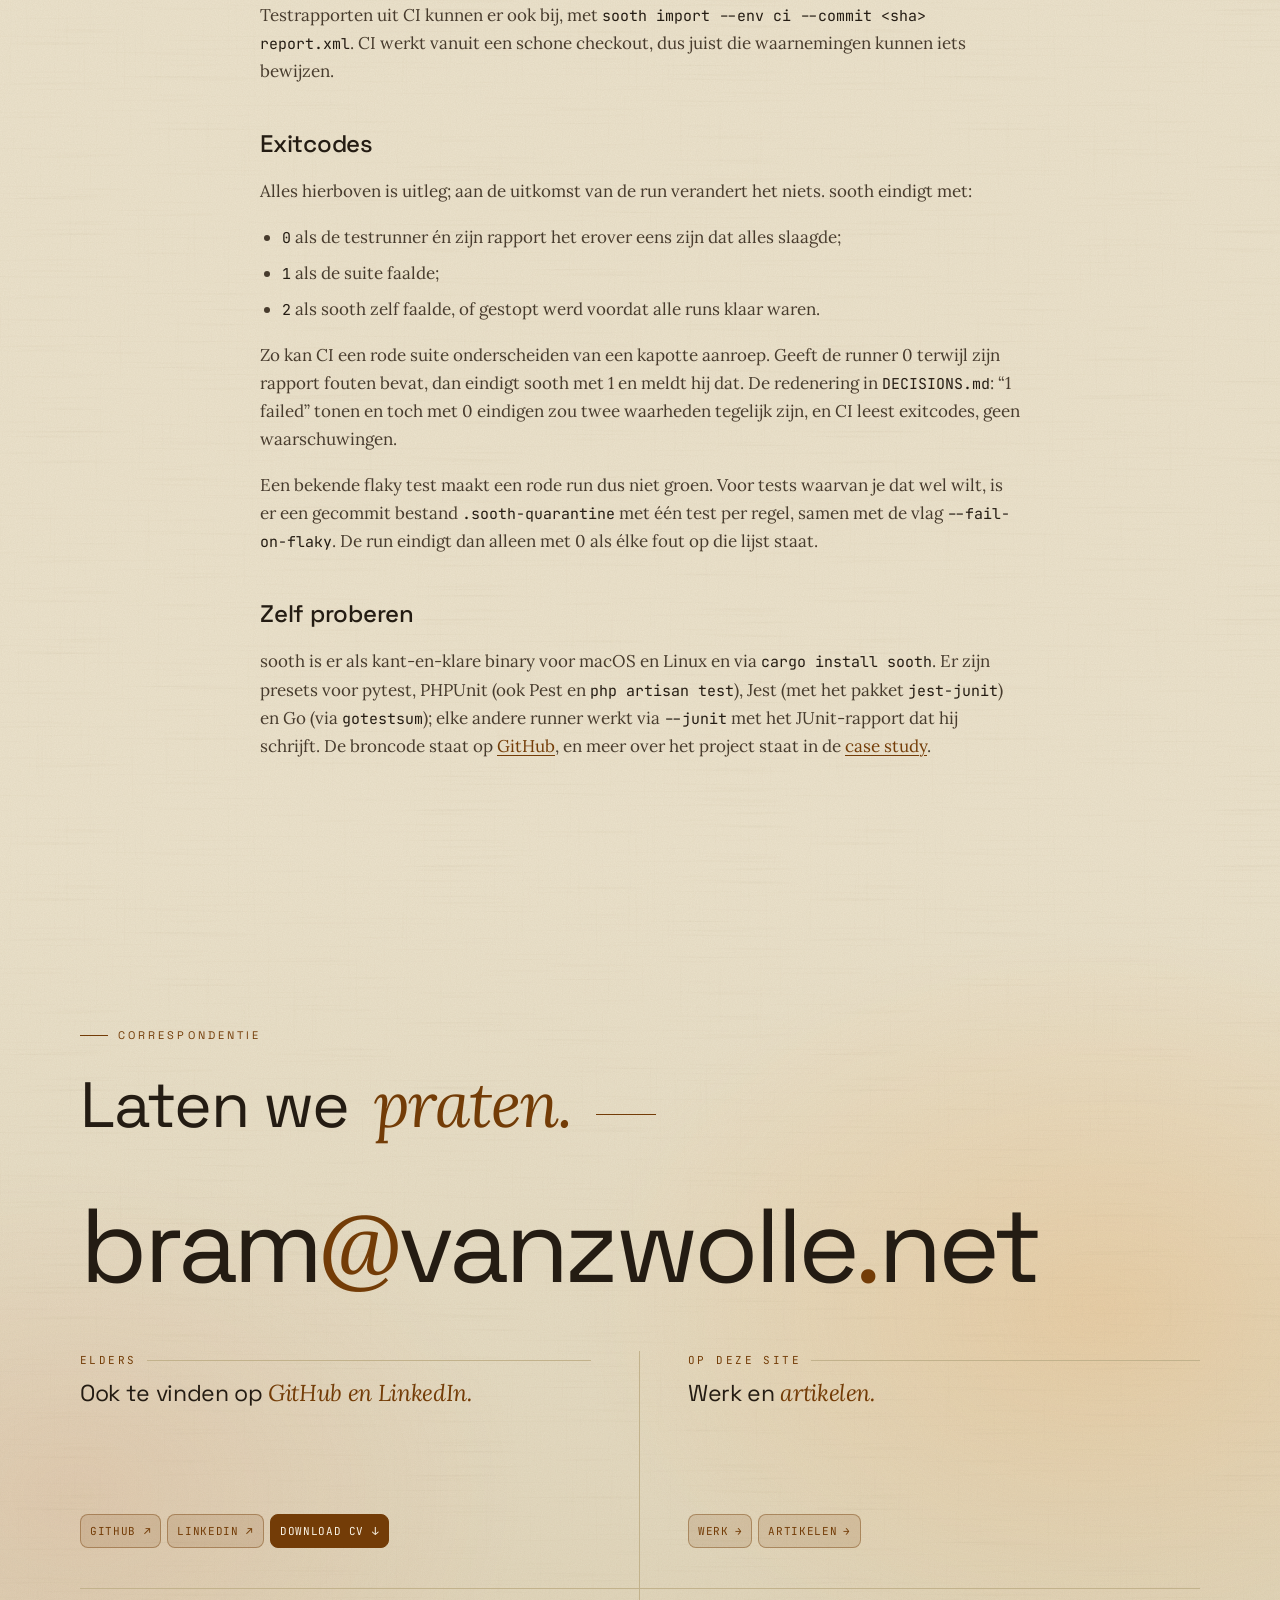
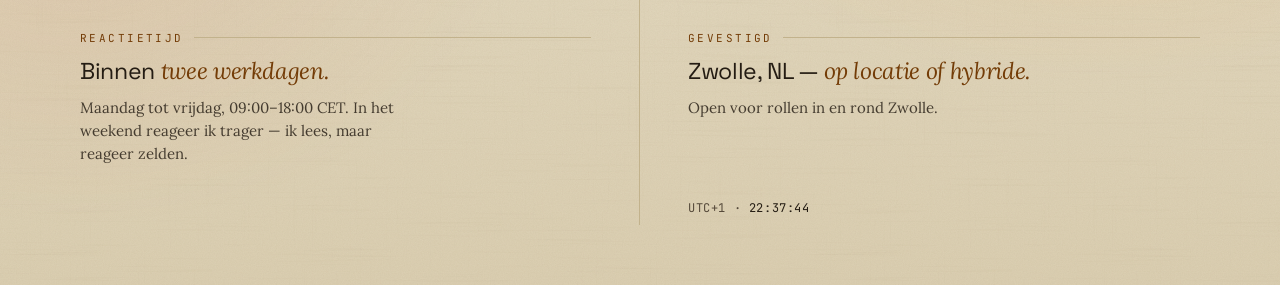
<file: artikelen/flaky-tests-bewijzen/index.html>
<!doctype html>
<html lang="nl">
<head>
<meta charset="utf-8" />
<meta name="viewport" content="width=device-width, initial-scale=1" />
<title>Hoe sooth bepaalt of een test flaky is of kapot · Bram van Zwolle</title>
<meta name="description" content="Hoe sooth 0.3.4 uit gewone testruns afleidt of een falende test flaky is, kapot, of kapot sinds een bepaalde commit, en welke exitcode daarbij hoort." />
<link rel="canonical" href="https://bramvzw.nl/artikelen/flaky-tests-bewijzen/" />
<meta name="author" content="Bram van Zwolle" />
<meta name="theme-color" content="#ebe2cc" id="themeColor" />
<script>
  // Light is the default; dark only when the visitor chose it (the same key as the home page).
  (function(){ var t=null; try{ t=localStorage.getItem('theme'); }catch(e){} if(t!=='dark') document.documentElement.classList.add('light'); })();
</script>
<script type="application/ld+json">
{
  "@context": "https://schema.org",
  "@type": "BlogPosting",
  "headline": "Hoe sooth bepaalt of een test flaky is of kapot",
  "description": "Hoe sooth 0.3.4 uit gewone testruns afleidt of een falende test flaky is, kapot, of kapot sinds een bepaalde commit, en welke exitcode daarbij hoort.",
  "inLanguage": "nl",
  "datePublished": "2026-11-21",
  "dateModified": "2026-11-21",
  "author": {
    "@type": "Person",
    "name": "Bram van Zwolle",
    "url": "https://bramvzw.nl/"
  },
  "publisher": {
    "@type": "Person",
    "name": "Bram van Zwolle",
    "url": "https://bramvzw.nl/"
  },
  "url": "https://bramvzw.nl/artikelen/flaky-tests-bewijzen/",
  "mainEntityOfPage": "https://bramvzw.nl/artikelen/flaky-tests-bewijzen/",
  "image": "https://bramvzw.nl/og-image.png?v=2",
  "about": {
    "@type": "SoftwareSourceCode",
    "name": "sooth",
    "url": "https://bramvzw.nl/sooth/",
    "codeRepository": "https://github.com/Bramvzw/sooth"
  }
}
</script>
<script type="application/ld+json">
{
  "@context": "https://schema.org",
  "@type": "BreadcrumbList",
  "itemListElement": [
    {
      "@type": "ListItem",
      "position": 1,
      "name": "Bram van Zwolle",
      "item": "https://bramvzw.nl/"
    },
    {
      "@type": "ListItem",
      "position": 2,
      "name": "Artikelen",
      "item": "https://bramvzw.nl/artikelen/"
    },
    {
      "@type": "ListItem",
      "position": 3,
      "name": "Hoe sooth bepaalt of een test flaky is of kapot",
      "item": "https://bramvzw.nl/artikelen/flaky-tests-bewijzen/"
    }
  ]
}
</script>
<meta property="og:type" content="article" />
<meta property="og:url" content="https://bramvzw.nl/artikelen/flaky-tests-bewijzen/" />
<meta property="og:title" content="Hoe sooth bepaalt of een test flaky is of kapot · Bram van Zwolle" />
<meta property="og:description" content="Hoe sooth 0.3.4 uit gewone testruns afleidt of een falende test flaky is, kapot, of kapot sinds een bepaalde commit, en welke exitcode daarbij hoort." />
<meta property="og:image" content="https://bramvzw.nl/og-image.png?v=2" />
<meta property="og:image:width" content="1200" />
<meta property="og:image:height" content="630" />
<meta property="og:locale" content="nl_NL" />
<meta property="og:site_name" content="Bram van Zwolle" />
<meta property="article:published_time" content="2026-11-21" />
<meta property="article:author" content="https://bramvzw.nl/" />
<meta name="twitter:card" content="summary_large_image" />
<meta name="twitter:title" content="Hoe sooth bepaalt of een test flaky is of kapot · Bram van Zwolle" />
<meta name="twitter:description" content="Hoe sooth 0.3.4 uit gewone testruns afleidt of een falende test flaky is, kapot, of kapot sinds een bepaalde commit, en welke exitcode daarbij hoort." />
<meta name="twitter:image" content="https://bramvzw.nl/og-image.png?v=2" />
<link rel="icon" href="/favicon.ico" sizes="48x48">
<link rel="icon" type="image/png" sizes="192x192" href="/favicon-192.png">
<link rel="apple-touch-icon" href="/apple-touch-icon.png">
<link rel="icon" id="favicon" type="image/svg+xml" href="/favicon.svg">
<link rel="preconnect" href="https://fonts.googleapis.com">
<link rel="preconnect" href="https://fonts.gstatic.com" crossorigin>
<link href="https://fonts.googleapis.com/css2?family=Space+Grotesk:wght@300;400;500;600;700&family=Lora:ital,wght@0,400;0,500;1,400&family=JetBrains+Mono:wght@400;500&display=swap" rel="stylesheet">
<link rel="stylesheet" href="/assets/pages.css?v=25">
<noscript><style>
  .cursor-ring,.cursor-dot{ display:none !important; }
  body{ cursor:auto !important; }
</style></noscript>
</head>
<body>
<a class="skip" href="#main" data-i18n="skip">Naar de inhoud</a>
<div class="cursor-trail" id="cursorTrail" aria-hidden="true"></div>
<div class="cursor-ring" id="cring"></div>
<div class="cursor-dot" id="cdot"></div>
<header class="topbar">
  <a class="mark" href="/" id="brandHome"><span class="mark-in"><span class="dot"></span> <span class="brand-name">Bram&nbsp;van&nbsp;Zwolle</span></span></a>
  <nav>
    <a href="/"            data-num="00">Home</a>
    <a href="/#about"      data-num="01" data-i18n="nav-about">Over</a>
    <a href="/#work"       data-num="02" data-i18n="nav-work">Werk</a>
    <a href="/#expertise"  data-num="03">Expertise</a>
    <a href="#contact"     data-num="04">Contact</a>
  </nav>
  <div class="topbar-right">
  <button class="cp-trigger" id="cpTrigger" aria-label="Open command palette">
    <svg width="12" height="12" viewBox="0 0 16 16" fill="none" stroke="currentColor" stroke-width="1.8" stroke-linecap="round" stroke-linejoin="round">
      <circle cx="6.5" cy="6.5" r="5.5"/><line x1="10.5" y1="10.5" x2="14.5" y2="14.5"/>
    </svg>
    <span class="cp-trigger-label" data-i18n="ui-search">Zoeken</span>
    <span class="cp-trigger-kbd" id="cpTriggerKbd">⌘K</span>
  </button>
  <button class="nav-toggle" id="navToggle" aria-label="Open menu" aria-expanded="false"><span class="nt-open">Menu</span><span class="nt-close">Close</span></button>
  <div class="settings-wrap" id="settingsWrap">
    <button class="settings-btn" id="settingsBtn" aria-label="Settings" aria-expanded="false">
      <svg width="14" height="12" viewBox="0 0 16 14" fill="none" stroke="currentColor" stroke-width="1.4" stroke-linecap="round" aria-hidden="true">
        <line x1="1" y1="3.5" x2="3" y2="3.5"/><line x1="8" y1="3.5" x2="15" y2="3.5"/>
        <circle cx="5.5" cy="3.5" r="1.9"/>
        <line x1="1" y1="10.5" x2="8" y2="10.5"/><line x1="13" y1="10.5" x2="15" y2="10.5"/>
        <circle cx="10.5" cy="10.5" r="1.9"/>
      </svg>
    </button>
    <div class="settings-dropdown" id="settingsDropdown">
      <div class="sd-group">
        <span class="sd-label" data-i18n="ui-language">Taal</span>
        <div class="sd-options">
          <button class="sd-opt active" data-lang="nl" id="sdNl">NL</button>
          <span class="sd-sep">·</span>
          <button class="sd-opt" data-lang="en" id="sdEn">EN</button>
        </div>
      </div>
      <div class="sd-divider"></div>
      <div class="sd-group">
        <span class="sd-label" data-i18n="ui-theme">Thema</span>
        <div class="sd-options">
          <button class="sd-opt" data-theme="dark" id="sdDark" data-i18n="ui-dark">Donker</button>
          <span class="sd-sep">·</span>
          <button class="sd-opt active" data-theme="light" id="sdLight" data-i18n="ui-light">Licht</button>
        </div>
      </div>
    </div>
  </div>
  </div>
</header>
<div class="brand-tip" id="brandTip" role="menu" aria-hidden="true">
  <a href="/" class="bt-row bt-home"><span>Home</span><span class="bt-action"><svg width="14" height="14" viewBox="0 0 16 16" fill="none" stroke="currentColor" stroke-width="1.5" stroke-linecap="round" stroke-linejoin="round"><path d="M2 7.5 8 2.5l6 5"/><path d="M3.5 6.5V13.5h9V6.5"/><path d="M6.5 13.5v-4h3v4"/></svg></span></a>
  <a href="mailto:bram@vanzwolle.net" class="bt-row">
    <span>bram@vanzwolle.net</span>
    <span class="bt-action"><svg width="14" height="14" viewBox="0 0 16 16" fill="none" stroke="currentColor" stroke-width="1.5" stroke-linecap="round" stroke-linejoin="round"><path d="M7 3H3a1 1 0 0 0-1 1v9a1 1 0 0 0 1 1h9a1 1 0 0 0 1-1V9"/><polyline points="10 2 14 2 14 6"/><line x1="14" y1="2" x2="8" y2="8"/></svg></span>
  </a>
  <a href="https://github.com/Bramvzw" target="_blank" rel="noopener" class="bt-row">
    <span>GitHub</span>
    <span class="bt-action"><svg width="14" height="14" viewBox="0 0 16 16" fill="none" stroke="currentColor" stroke-width="1.5" stroke-linecap="round" stroke-linejoin="round"><path d="M7 3H3a1 1 0 0 0-1 1v9a1 1 0 0 0 1 1h9a1 1 0 0 0 1-1V9"/><polyline points="10 2 14 2 14 6"/><line x1="14" y1="2" x2="8" y2="8"/></svg></span>
  </a>
  <a href="https://www.linkedin.com/in/bram-van-zwolle" target="_blank" rel="noopener" class="bt-row">
    <span>LinkedIn</span>
    <span class="bt-action"><svg width="14" height="14" viewBox="0 0 16 16" fill="none" stroke="currentColor" stroke-width="1.5" stroke-linecap="round" stroke-linejoin="round"><path d="M7 3H3a1 1 0 0 0-1 1v9a1 1 0 0 0 1 1h9a1 1 0 0 0 1-1V9"/><polyline points="10 2 14 2 14 6"/><line x1="14" y1="2" x2="8" y2="8"/></svg></span>
  </a>
  <a href="/assets/cv-bram-van-zwolle.pdf" download="CV Bram van Zwolle.pdf" class="bt-row">
    <span>Download CV</span>
    <span class="bt-action"><svg width="14" height="14" viewBox="0 0 16 16" fill="none" stroke="currentColor" stroke-width="1.5" stroke-linecap="round" stroke-linejoin="round"><line x1="8" y1="2" x2="8" y2="11"/><polyline points="4 8 8 12 12 8"/><line x1="2" y1="14" x2="14" y2="14"/></svg></span>
  </a>
</div>
<div class="cp-root" id="cpRoot" aria-hidden="true">
  <div class="cp-scrim" data-cp-close></div>
  <div class="cp-modal" role="dialog" aria-modal="true" aria-label="Command palette">
    <div class="cp-head">
      <span class="cp-prompt">&gt;</span>
      <input type="text" id="cpInput" class="cp-input" placeholder="Typ een commando…" data-i18n-placeholder="cp-placeholder" autocomplete="off" spellcheck="false">
      <span class="cp-hint">ESC</span>
    </div>
    <ul class="cp-list" id="cpList" role="listbox"></ul>
    <div class="cp-foot">
      <span><kbd>↑</kbd><kbd>↓</kbd> <span data-i18n="cp-hint-nav">navigeren</span></span>
      <span><kbd>↵</kbd> <span data-i18n="cp-hint-sel">selecteer</span></span>
      <span><kbd>esc</kbd> <span data-i18n="cp-hint-esc">sluit</span></span>
    </div>
  </div>
</div>
<div class="copy-confirm" id="copyConfirm" role="status" aria-live="polite" data-i18n="copy-confirm">E-mailadres gekopieerd</div>
<div class="mobile-nav" id="mobileNav" aria-hidden="true">
  <nav>
    <a href="/"           data-num="00">Home</a>
    <a href="/#about"     data-num="01" data-i18n="nav-about">Over</a>
    <a href="/#work"      data-num="02" data-i18n="nav-work">Werk</a>
    <a href="/#expertise" data-num="03">Expertise</a>
    <a href="#contact"    data-num="04">Contact</a>
  </nav>
</div>

<main id="main">
  <div class="wrap wrap--prose">
    <nav class="crumbs" aria-label="Kruimelpad"><ol><li class="c-home"><a href="/" aria-label="Home"><svg width="14" height="14" viewBox="0 0 16 16" fill="none" stroke="currentColor" stroke-width="1.5" stroke-linecap="round" stroke-linejoin="round" aria-hidden="true"><path d="M2 7.5 8 2.5l6 5"/><path d="M3.5 6.5V13.5h9V6.5"/><path d="M6.5 13.5v-4h3v4"/></svg></a></li><li><a href="/artikelen/" data-i18n="footer-articles">Artikelen</a></li><li aria-current="page" data-i18n="art-title">Hoe sooth bepaalt of een test flaky is of kapot</li></ol></nav>
    <article>
      <header class="page-head">
        <div class="eyebrow" data-i18n="article">Artikel</div>
        <h1 data-i18n="art-title">Hoe sooth bepaalt of een test flaky is of kapot</h1>
        <p class="byline"><a href="/">Bram van Zwolle</a> · <time datetime="2026-11-21" data-i18n="art-date">21 november 2026</time></p>
      </header>
      <div class="prose" data-i18n="art-body">
<p>Een rode testrun zegt niet waarom hij rood is. Je draait hem opnieuw, hij wordt groen, en je weet nog steeds niet of de test onbetrouwbaar is of dat er echt iets stuk is.</p>
<p>sooth is een command-line tool die om je bestaande testcommando heen draait en het JUnit-rapport leest dat dat commando schrijft. Dit artikel beschrijft hoe versie 0.3.4 uit die rapporten afleidt of een falende test flaky is, kapot, of kapot sinds een bepaalde commit. Alles hieronder staat ook in de <a href="https://github.com/Bramvzw/sooth/blob/v0.3.4/README.md">README</a> en in <a href="https://github.com/Bramvzw/sooth/blob/v0.3.4/DECISIONS.md"><code>DECISIONS.md</code></a> van de repository.</p>

<h2>Flaky betekent: allebei gezien</h2>
<p>sooth noemt een test flaky als de waarnemingen minstens één geslaagde en minstens één gefaalde run laten zien. Een test die in elke waargenomen run faalt, is kapot. Die komt in een eigen sectie en nooit in de lijst met flaky tests. Overgeslagen tests tellen niet mee: een skip zegt niets over de uitkomst.</p>
<p>De reden staat in <code>DECISIONS.md</code>: een kapotte test flaky noemen beschrijft hem verkeerd, en stuurt iemand op zoek naar toeval dat er niet is.</p>

<h2>Dezelfde code, een ander resultaat</h2>
<p>Binnen één run is dat genoeg. Maar de geschiedenis loopt over commits heen, en dan is &ldquo;veertig keer groen, daarna rood&rdquo; dubbelzinnig: is de test onbetrouwbaar, of heeft iemand iets stukgemaakt? Daarom legt sooth bij elke waarneming vast op welke code hij draaide: de commit (<code>HEAD</code> in git) en of de werkmap schoon was. Ongecommitte wijzigingen en nieuwe, niet-gevolgde bestanden maken een werkmap vuil, omdat dat code is die de commit niet beschrijft.</p>
<p>De regel is dan streng:</p>
<ul>
<li><strong>Flaky</strong> is een test alleen als hij op <em>één schone commit</em> zowel slaagde als faalde. Dezelfde code met een ander resultaat laat geen andere verklaring over.</li>
<li>Waarnemingen op een vuile werkmap tellen mee in de totalen, maar zijn nooit bewijs. Op welke code ze draaiden, is achteraf niet meer vast te stellen.</li>
</ul>
<p>Blijft er daardoor niets over om op te bouwen, dan zegt het rapport dat, in plaats van elke fout als nieuw te laten lezen:</p>
<pre><code>note: all 9423 earlier observations were made on a dirty tree and cannot be
evidence — commit or stash to let sooth prove flakiness</code></pre>
<p class="src">Voorbeeld uit de README van sooth.</p>
<p>sooth leest de commit vóór de eerste run, zodat bestanden die de run zelf schrijft niet als wijziging tellen. Zijn eigen map <code>.sooth/</code> en het rapportbestand dat je met <code>--junit</code> opgeeft, laat hij buiten die controle.</p>

<h2>Elke run is een waarneming</h2>
<p>Elke run met een rapport voegt per test één regel toe aan <code>.sooth/history.jsonl</code>, in de map waar je sooth start. Zo&rsquo;n regel bevat het tijdstip, de commit, of de werkmap schoon was, waar de run gemaakt werd (<code>ci</code> als de variabele <code>CI</code> gezet is, anders <code>local</code>), bij welke aanroep van sooth hij hoort, de duur als die bekend is, de status en de naam van de test. Die naam is de <code>classname</code> plus de <code>name</code> uit het JUnit-rapport.</p>
<p>Het bestand is van jou en blijft lokaal: sooth maakt uit zichzelf geen netwerkverbindingen. De eerste keer dat hij <code>.sooth/</code> aanmaakt in een repository die de map niet negeert, zet hij hem in <code>.git/info/exclude</code>, dat niet wordt gecommit. Met <code>--no-history</code> sla je een run over, en <code>sooth history</code> toont wat er tot nu toe bekend is zonder iets te draaien.</p>
<p>Eén aanroep van sooth telt als één stuk bewijs. Voor flaky-bewijs uit de geschiedenis moet de test in de ene aanroep geslaagd en in een andere gefaald zijn, op dezelfde schone commit. Wisselende uitkomsten binnen één aanroep met <code>--runs N</code> beoordeelt sooth apart, in die run zelf. De analyse kijkt per test naar de laatste 50 aanroepen waarin hij draaide.</p>

<h2>Sinds welke commit</h2>
<p>Een test die groen was en vanaf een bepaalde commit steeds rood is, noemt sooth uitdrukkelijk niet flaky. Hij meldt <code>failing since &lt;commit&gt;</code>: een verwijzing naar een regressie, met de commit waar je kunt beginnen (<code>git show &lt;commit&gt;</code>). Daarvoor moet de rode reeks minstens twee aanroepen beslaan en op een schone commit beginnen.</p>
<p>Was een test nog nooit groen, dan wijst sooth geen commit aan. Hij meldt <code>never seen passing</code>, omdat hij alleen weet waar hij voor het eerst keek. Een bewezen flaky test die sinds een commit in drie of meer aanroepen steeds faalt, houdt zijn label, maar krijgt erbij dat hij sindsdien elke run faalde. Ook een flaky test kan echt kapotgaan.</p>
<p>Zo ziet dat eruit in een echte run van sooth 0.3.4 op een klein PHPUnit-project, met één test die willekeurig faalt en één test die commit <code>9cc8049</code> stukmaakte:</p>
<pre><code>2 failures — 1 known flake, 1 regression
  ▼ Tests.MailTest::test_receipt_subject — failing since 9cc8049 (the last 5 observed runs)
  ~ Tests.OrderTest::test_ships — known flake (3 of 8 in history, 38%)</code></pre>
<p class="src">Uit de demo op de <a href="/sooth/">case study van sooth</a>.</p>

<h2>Waarom niet gewoon tien keer draaien</h2>
<p>De gebruikelijke manier om een flaky test te vinden is de suite een aantal keer achter elkaar draaien. sooth kan dat ook, met <code>--runs N</code>, maar het is niet de hoofdroute. <code>DECISIONS.md</code> geeft de reden: bewijs via herhaalde runs kost N keer de duur van de suite, dus een suite van vijf minuten kost vijftig minuten. Teams draaien hun tests al vele keren per dag; die waarnemingen bestaan al, sooth hoeft ze alleen te bewaren.</p>
<p>Herhalen bewijst ook minder dan het lijkt. Een flaky test die in een fractie <em>p</em> van de runs faalt, overleeft N runs met kans (1−p)<sup>N</sup>. Volgens de tabel in de README vangen vijf runs met 90% zekerheid alleen een test die vaker dan ongeveer 37% van de keren faalt.</p>
<p>Voor een rode run die je nu wilt begrijpen is er <code>--verify</code>: sooth draait dan alleen de gefaalde tests nog twee keer, wat seconden kost in plaats van de hele suite. Elke fout krijgt dan <code>real</code> (faalde bij elke herhaling), <code>flaky or order-dependent</code> (slaagde bij herhaling, los van de rest), <code>failed differently</code> (faalde met een andere fout dan in de suite) of <code>unverified</code> (de herhaling heeft hem niet gedraaid). Die herhalingen komen niet in de geschiedenis: een test die los van de rest slaagt, zou anders flaky-bewijs opleveren uit een situatie die een gewone run nooit ziet.</p>
<p>Testrapporten uit CI kunnen er ook bij, met <code>sooth import --env ci --commit &lt;sha&gt; report.xml</code>. CI werkt vanuit een schone checkout, dus juist die waarnemingen kunnen iets bewijzen.</p>

<h2>Exitcodes</h2>
<p>Alles hierboven is uitleg; aan de uitkomst van de run verandert het niets. sooth eindigt met:</p>
<ul>
<li><code>0</code> als de testrunner én zijn rapport het erover eens zijn dat alles slaagde;</li>
<li><code>1</code> als de suite faalde;</li>
<li><code>2</code> als sooth zelf faalde, of gestopt werd voordat alle runs klaar waren.</li>
</ul>
<p>Zo kan CI een rode suite onderscheiden van een kapotte aanroep. Geeft de runner 0 terwijl zijn rapport fouten bevat, dan eindigt sooth met 1 en meldt hij dat. De redenering in <code>DECISIONS.md</code>: &ldquo;1 failed&rdquo; tonen en toch met 0 eindigen zou twee waarheden tegelijk zijn, en CI leest exitcodes, geen waarschuwingen.</p>
<p>Een bekende flaky test maakt een rode run dus niet groen. Voor tests waarvan je dat wel wilt, is er een gecommit bestand <code>.sooth-quarantine</code> met één test per regel, samen met de vlag <code>--fail-on-flaky</code>. De run eindigt dan alleen met 0 als élke fout op die lijst staat.</p>

<h2>Zelf proberen</h2>
<p>sooth is er als kant-en-klare binary voor macOS en Linux en via <code>cargo install sooth</code>. Er zijn presets voor pytest, PHPUnit (ook Pest en <code>php artisan test</code>), Jest (met het pakket <code>jest-junit</code>) en Go (via <code>gotestsum</code>); elke andere runner werkt via <code>--junit</code> met het JUnit-rapport dat hij schrijft. De broncode staat op <a href="https://github.com/Bramvzw/sooth">GitHub</a>, en meer over het project staat in de <a href="/sooth/">case study</a>.</p>
      </div>
    </article>
  </div>
</main>

<div class="contact" id="contact" role="contentinfo">
  <div class="contact-inner">
    <div class="sec-label" data-i18n="contact-label">Correspondentie</div>
    <div class="kicker" data-i18n="contact-kicker">Laten we <em>praten.</em><span class="hand"></span></div>

    <a class="email-ink" href="mailto:bram@vanzwolle.net" aria-label="bram@vanzwolle.net" data-hoverable id="emailLink"><svg class="wm wm--ink" aria-hidden="true" focusable="false"><defs><clipPath id="eiClip"><text class="ei-text" x="0" y="1em">bram<tspan class="ei-at">@</tspan>vanzwolle<tspan class="ei-dot">.</tspan>net</text></clipPath><path id="eiPath" d="M1240 4q-8 3 -16 9q-8 6 -16 18q-8 12 -21 39q-13 26 -13 30q-1 4 0 8q1 4 4 8q3 4 8 7q6 3 18 7q12 3 36 5q24 2 53 1q29 0 52 -4q23 -3 32 -8q9 -4 11 -8q3 -4 3 -8q0 -4 -2 -12q-2 -8 -7 -16q-4 -8 -10 -16q-6 -8 -14 -16q-9 -8 -20 -16q-12 -8 -23 -14q-11 -5 -23 -10q-12 -4 -20 -6q-8 -1 -16 0q-8 0 -16 2zM416 348q-8 3 -15 8q-7 4 -11 8q-3 4 -6 8q-2 4 -12 28q-9 24 -14 32q-6 7 -11 12q-5 4 -20 12q-15 9 -63 26q-48 17 -73 28q-25 10 -36 16q-11 6 -19 12q-8 6 -15 14q-7 8 -9 12q-1 4 0 12q0 8 4 16q4 8 11 16q7 8 16 16q9 8 21 16q12 9 24 15q12 6 27 11q15 6 28 9q13 3 29 3q16 0 32 -4q16 -3 34 -10q17 -8 40 -22q22 -14 58 -42q36 -28 48 -39q12 -11 20 -22q8 -11 12 -19q4 -8 6 -16q2 -8 2 -24q1 -16 -2 -32q-3 -16 -10 -33q-8 -17 -18 -32q-11 -15 -20 -23q-10 -7 -14 -9q-4 -2 -12 -3q-8 -2 -16 -2q-8 0 -16 2zM1440 1008q-56 -51 -72 -64q-16 -12 -28 -18q-12 -7 -20 -9q-8 -2 -12 -3q-4 0 -8 1q-4 1 -7 3q-3 2 -5 6q-1 4 0 8q0 4 32 76M1112 0q-20 40 -34 60q-13 20 -17 28q-4 8 -7 20q-3 12 -2 24q1 12 4 20q3 8 6 12q3 4 6 8q4 4 12 10q8 5 20 10q12 5 54 14q41 10 50 14q10 4 12 8q2 4 0 8q-3 4 -18 16q-14 12 -22 20q-8 8 -13 16q-5 8 -7 16q-2 8 0 28q1 20 4 32q4 12 12 24q7 12 16 20q8 8 14 12q6 3 14 6q8 3 28 5q20 2 80 3q60 2 80 2q20 -1 40 -4q20 -2 40 -8q20 -5 32 -10q12 -5 20 -10q8 -4 24 -16q16 -13 48 -47M1385 0q44 32 58 44q14 12 25 24q10 12 24 32q13 20 17 28q4 8 5 16q2 8 0 16q-1 8 -6 20q-4 12 -5 16q-1 4 1 8q1 4 5 8q4 4 7 6q4 2 32 16q29 14 36 18q8 5 24 17M392 300q-32 3 -56 8q-24 4 -33 8q-9 4 -14 8q-5 4 -10 12q-5 8 -10 28q-5 20 -8 28q-3 8 -5 12q-3 4 -10 12q-6 7 -16 16q-11 8 -24 16q-14 8 -26 14q-12 5 -59 24q-47 18 -65 26q-17 8 -29 16q-12 8 -15 12q-4 4 -6 8q-3 4 -4 8q-1 4 0 8q0 4 4 12q3 8 13 20q10 12 23 24q13 12 29 24q16 12 41 28q26 16 49 28q23 13 47 24q24 11 44 16q20 5 32 6q12 1 24 0q12 0 40 -5q28 -5 42 -9q15 -4 28 -9q14 -5 34 -17q20 -11 32 -20q12 -9 24 -20q12 -10 26 -26q13 -16 20 -28q6 -11 9 -20q3 -8 6 -20q3 -12 5 -28q1 -16 0 -32q0 -16 -3 -32q-3 -16 -7 -32q-4 -16 -10 -32q-6 -16 -16 -36q-10 -19 -18 -32q-8 -12 -14 -20q-7 -8 -12 -12q-6 -5 -12 -8q-7 -4 -12 -6q-6 -2 -14 -3q-8 -1 -20 -1q-12 -1 -44 2zM1477 1008q-53 -48 -85 -80q-32 -31 -44 -42q-12 -10 -24 -18q-12 -8 -24 -15q-12 -7 -24 -13q-12 -5 -20 -6q-8 -2 -12 -1q-4 1 -8 4q-4 3 -8 11q-4 7 -6 16q-1 8 0 20q0 12 2 20q2 8 6 16q3 8 20 36q17 28 29 52M871 0q47 104 68 172q21 68 33 95q12 27 32 59q20 33 36 56q16 23 50 64q33 42 60 77q26 35 34 41q8 7 12 8q4 1 8 0q4 -2 24 -16q20 -15 28 -18q8 -4 16 -6q8 -2 24 -2q16 -1 48 2q32 2 48 2q16 0 36 -2q20 -1 36 -4q16 -4 32 -9q16 -5 32 -12q16 -7 32 -15q16 -9 48 -32M1441 0q41 32 53 44q13 12 114 138M0 56q40 13 54 18q14 6 28 14q14 7 22 13q8 6 14 13q7 6 12 14q6 8 10 20q4 12 6 24q2 12 1 20q-1 8 -3 12q-1 4 -6 8q-4 4 -11 6q-7 1 -31 0q-24 -1 -96 -12M508 1008q30 -24 72 -56q43 -32 66 -52q24 -20 41 -36q17 -16 25 -26q8 -11 13 -20q5 -10 9 -22q4 -12 5 -28q1 -16 1 -36q-1 -20 -4 -44q-3 -24 -6 -40q-2 -15 -6 -28q-4 -12 -8 -20q-4 -7 -8 -12q-4 -4 -8 -6q-4 -2 -20 -2q-16 -1 -20 -3q-4 -2 -8 -5q-4 -3 -8 -8q-4 -6 -10 -21q-7 -15 -22 -59q-15 -44 -24 -64q-8 -20 -30 -63q-22 -43 -30 -56q-9 -13 -13 -17q-4 -4 -11 -8q-8 -5 -20 -8q-12 -3 -68 -2q-56 2 -116 -2q-60 -5 -68 -5q-8 0 -16 1q-8 2 -12 4q-4 3 -6 6q-2 2 -3 6q-1 4 1 36q1 32 0 48q-2 16 -5 24q-3 8 -9 16q-6 8 -16 16q-10 8 -28 16q-18 9 -38 16q-20 6 -100 27M0 660q120 67 172 98q52 31 68 39q16 8 46 21q31 14 43 22q12 8 18 16q6 8 8 16q2 8 2 40q0 32 10 96M1514 1008q-42 -31 -60 -48q-18 -16 -30 -28q-11 -12 -50 -57q-38 -45 -65 -72q-27 -27 -52 -54q-25 -27 -29 -30q-4 -3 -8 -4q-4 -1 -8 1q-4 2 -4 3q-1 1 -4 9q-4 8 -6 16q-2 8 -9 52q-7 44 -7 64q-1 20 2 32q2 12 6 20q3 8 8 16q4 8 20 32q17 24 30 48M118 0q50 29 78 50q29 22 46 38q16 16 34 40q18 24 25 32q7 8 17 16q10 9 22 16q12 6 28 10q16 4 32 4q16 1 32 -2q16 -3 40 -11q24 -8 36 -11q12 -2 20 -1q8 1 12 2q4 1 11 5q7 4 12 10q5 6 7 12q3 6 12 38q10 32 16 48q6 16 24 49q18 33 26 43q8 11 16 18q8 8 26 17q18 9 24 13q6 3 14 12q8 8 12 14q4 7 12 26q8 20 14 46q7 26 23 110q16 84 19 104q2 20 2 36q0 16 -2 32q-3 16 -10 35q-6 19 -18 42q-12 23 -30 53q-19 30 -33 62M638 0q10 11 14 14q4 2 12 5q8 3 20 5q12 1 36 2q24 1 32 3q8 2 14 7q7 4 12 10q6 5 16 20q9 14 32 54q24 40 74 140q50 100 95 176q45 76 57 100q13 24 20 44q8 20 14 40q6 20 11 44q5 24 7 40q2 16 1 32q-1 16 -3 24q-3 8 -8 14q-6 7 -18 16q-13 10 -16 16q-4 5 -6 16q-3 10 -3 18q0 8 2 20q2 12 13 52q10 40 18 96M1608 609q-40 16 -60 27q-20 10 -39 23q-19 13 -32 25q-13 12 -23 24q-9 12 -15 24q-6 12 -9 24q-3 12 -4 28q-2 16 0 32q1 16 6 32q4 16 12 32q8 16 17 28q9 12 22 24q13 12 25 20q12 9 32 20q20 10 68 30M139 1008q9 -48 9 -60q-1 -12 -2 -20q-2 -9 -6 -20q-4 -12 -12 -26q-8 -15 -20 -28q-12 -14 -23 -22q-11 -8 -19 -12q-7 -4 -16 -8q-10 -3 -18 -4q-8 -2 -16 -2q-8 0 -16 3M0 945q19 39 29 63M227 0q69 63 93 90q24 28 32 36q8 7 20 14q12 8 20 11q8 3 16 4q8 1 20 -1q12 -1 24 -5q12 -4 72 -33q61 -28 64 -32q4 -3 6 -8q1 -4 0 -20q-1 -16 -3 -28q-2 -12 -8 -28M1042 1008q-1 -24 -4 -40q-2 -16 -14 -64q-11 -48 -14 -72q-4 -24 -4 -40q0 -16 2 -32q3 -16 6 -28q2 -12 10 -36q9 -24 11 -36q2 -12 1 -24q-1 -12 -2 -24q-2 -12 -9 -36q-7 -24 -15 -44q-8 -20 -18 -40q-9 -20 -46 -88q-38 -68 -72 -136q-34 -69 -57 -108q-23 -40 -32 -53q-9 -13 -17 -21q-8 -7 -16 -11q-8 -4 -16 -5q-8 -2 -16 -2q-8 0 -24 1q-16 1 -36 4q-20 3 -30 5q-10 2 -19 6q-9 4 -10 8q-1 4 -1 8q0 4 2 44q3 40 5 60q2 20 4 32q2 12 5 24q4 12 10 26q6 13 18 31q12 18 20 26q8 8 16 13q8 5 24 12q16 6 24 11q7 5 12 10q4 5 12 16q7 11 12 23q6 12 11 28q5 16 9 32q4 16 13 68q9 52 24 120q15 68 17 84q3 16 4 32q1 16 -1 32q-2 16 -7 36q-5 20 -20 58q-14 38 -38 90M1608 676q-32 11 -44 18q-12 6 -24 14q-12 9 -21 18q-9 10 -17 22q-9 12 -14 24q-5 12 -9 28q-4 16 -5 28q-1 12 0 24q2 12 4 20q3 8 10 20q6 12 13 20q7 8 17 16q9 8 22 16q12 8 24 14q12 6 44 18M344 0q22 40 31 52q9 12 13 16q4 4 12 10q8 5 15 8q7 2 12 2q5 1 13 0q8 -1 20 -6q12 -5 20 -12q9 -6 16 -14q6 -8 8 -16q2 -8 2 -12q0 -4 -2 -8q-1 -4 -14 -20M996 1008q4 -24 3 -36q-1 -12 -7 -32q-5 -20 -16 -56q-12 -36 -16 -56q-3 -20 -2 -44q0 -24 6 -112q5 -88 4 -108q-1 -20 -5 -36q-4 -16 -8 -28q-4 -12 -11 -28q-8 -16 -42 -76q-34 -60 -60 -116q-26 -57 -45 -92q-19 -36 -28 -49q-9 -13 -17 -19q-8 -7 -16 -10q-8 -2 -16 -3q-8 -1 -16 0q-8 1 -16 3q-8 3 -16 8q-8 4 -14 11q-7 7 -12 15q-4 8 -6 16q-2 8 -4 20q-1 12 0 24q1 12 2 20q2 9 6 19q4 10 8 17q4 6 8 10q4 5 12 10q8 6 32 16q24 9 40 19q16 10 24 15q7 6 17 18q10 12 15 20q4 8 8 20q5 12 8 32q4 20 7 68q3 48 7 76q3 28 10 60q8 31 26 92q19 60 22 80q3 20 2 32q0 12 -3 24q-3 12 -19 56q-16 44 -31 100M1608 757q-16 5 -24 9q-8 4 -16 10q-8 6 -12 10q-4 5 -10 14q-5 8 -9 16q-4 8 -7 16q-2 8 -3 16q-1 8 1 20q1 12 5 20q4 8 7 13q4 5 12 12q7 7 13 11q6 4 43 22" vector-effect="non-scaling-stroke"/><radialGradient id="eiGlowGrad"><stop offset="0" class="wm-glow-a"/><stop offset="1" class="wm-glow-b"/></radialGradient><radialGradient id="eiSpotGrad"><stop offset="0" stop-color="#fff"/><stop offset=".55" stop-color="#fff" stop-opacity=".55"/><stop offset="1" stop-color="#fff" stop-opacity="0"/></radialGradient><mask id="eiSpot" maskUnits="userSpaceOnUse" x="-400" y="-400" width="3000" height="1200"><circle class="wm-spot" cx="-999" cy="-999" r="150" fill="url(#eiSpotGrad)"/></mask></defs><text class="ei-text ei-solid" x="0" y="1em">bram<tspan class="ei-at">@</tspan>vanzwolle<tspan class="ei-dot">.</tspan>net</text><g class="ei-ink" clip-path="url(#eiClip)"><rect class="wm-tint" x="0" y="0" width="100%" height="100%"/><circle class="wm-glow" cx="-999" cy="-999" r="190" fill="url(#eiGlowGrad)"/><g class="wm-move"><g class="wm-lines" id="eiLinesSet"><use href="#eiPath" transform="translate(-80 -90) scale(.32)"/><use href="#eiPath" transform="translate(160 -140) scale(.32)" class="wm-lines-2"/><use href="#eiPath" transform="translate(400 -130) scale(.32)"/><use href="#eiPath" transform="translate(640 -110) scale(.32)" class="wm-lines-2"/><use href="#eiPath" transform="translate(880 -90) scale(.32)"/><use href="#eiPath" transform="translate(1120 -140) scale(.32)" class="wm-lines-2"/><use href="#eiPath" transform="translate(1360 -130) scale(.32)"/><use href="#eiPath" transform="translate(1600 -110) scale(.32)" class="wm-lines-2"/><use href="#eiPath" transform="translate(1840 -90) scale(.32)"/><use href="#eiPath" transform="translate(2080 -140) scale(.32)" class="wm-lines-2"/></g><use href="#eiLinesSet" class="wm-hot" mask="url(#eiSpot)"/></g></g><text class="ei-text ei-outline" x="0" y="1em">bram<tspan class="ei-at">@</tspan>vanzwolle<tspan class="ei-dot">.</tspan>net</text></svg><span class="sr-only">bram@vanzwolle.net</span></a>
    <ol class="register-list">
      <li class="register-entry">
        <span class="num" data-i18n="contact-response-k">Reactietijd</span>
        <span class="value" data-i18n="contact-response-v">Binnen <em>twee werkdagen.</em></span>
        <span class="note" data-i18n="contact-response-note">Maandag tot vrijdag, 09:00–18:00 CET. In het weekend reageer ik trager — ik lees, maar reageer zelden.</span>
      </li>
      <li class="register-entry">
        <span class="num" data-i18n="contact-elsewhere-k">Elders</span>
        <span class="value" data-i18n="contact-elsewhere-v">Ook te vinden op <em>GitHub en LinkedIn.</em></span>
        <div class="links">
          <a href="https://github.com/Bramvzw" target="_blank" rel="noopener" data-hoverable>GitHub ↗</a>
          <a href="https://www.linkedin.com/in/bram-van-zwolle" target="_blank" rel="noopener" data-hoverable>LinkedIn ↗</a>
          <a href="/assets/cv-bram-van-zwolle.pdf" download="CV Bram van Zwolle.pdf" class="cv-link" data-hoverable data-i18n="contact-cv">Download CV ↓</a>
        </div>
      </li>
      <li class="register-entry">
        <span class="num" data-i18n="contact-site-k">Op deze site</span>
        <span class="value" data-i18n="contact-site-v">Werk en <em>artikelen.</em></span>
        <div class="links">
          <a href="/werk/" data-hoverable><span data-i18n="nav-work">Werk</span> →</a>
          <a href="/artikelen/" data-hoverable><span data-i18n="footer-articles">Artikelen</span> →</a>
        </div>
      </li>
      <li class="register-entry">
        <span class="num" data-i18n="contact-based-k">Gevestigd</span>
        <span class="value" data-i18n="contact-based-v">Zwolle, NL — <em>op locatie of hybride.</em></span>
        <span class="note" data-i18n="contact-based-note">Open voor rollen in en rond Zwolle.</span>
        <span class="clock" id="utcClock" aria-label="Zwolle time">UTC+2 · --:--:--</span>
      </li>
    </ol>
  </div>
</div>
<script type="application/json" id="i18nPage">{"en": {"article": "Article", "art-title": "How sooth decides whether a test is flaky or broken", "art-date": "21 November 2026", "art-body": "\n<p>A red test run does not say why it is red. You run it again, it turns green, and you still do not know whether the test is unreliable or something is really broken.<\/p>\n<p>sooth is a command-line tool that wraps your existing test command and reads the JUnit report that command writes. This article describes how version 0.3.4 works out from those reports whether a failing test is flaky, broken, or broken since a particular commit. Everything below is also in the <a href=\"https://github.com/Bramvzw/sooth/blob/v0.3.4/README.md\">README<\/a> and in <a href=\"https://github.com/Bramvzw/sooth/blob/v0.3.4/DECISIONS.md\"><code>DECISIONS.md<\/code><\/a> in the repository.<\/p>\n\n<h2>Flaky means: seen both ways<\/h2>\n<p>sooth calls a test flaky when the observations show at least one passing and at least one failing run. A test that fails in every observed run is broken. It goes into a section of its own and never into the list of flaky tests. Skipped tests do not count: a skip says nothing about the outcome.<\/p>\n<p>The reason is in <code>DECISIONS.md<\/code>: calling a broken test flaky describes it wrongly, and sends someone looking for randomness that is not there.<\/p>\n\n<h2>The same code, a different result<\/h2>\n<p>Within a single run that is enough. But the history spans commits, and then &ldquo;forty times green, then red&rdquo; is ambiguous: is the test unreliable, or did someone break something? That is why sooth records, with every observation, which code it ran on: the commit (<code>HEAD<\/code> in git) and whether the working tree was clean. Uncommitted changes and new, untracked files make a working tree dirty, because that is code the commit does not describe.<\/p>\n<p>The rule is then strict:<\/p>\n<ul>\n<li>A test is <strong>flaky<\/strong> only if it both passed and failed on <em>one clean commit<\/em>. The same code with a different result leaves no other explanation.<\/li>\n<li>Observations on a dirty working tree count in the totals, but are never evidence. Which code they ran on can no longer be established afterwards.<\/li>\n<\/ul>\n<p>If that leaves nothing to build on, the report says so, instead of letting every failure read as new:<\/p>\n<pre><code>note: all 9423 earlier observations were made on a dirty tree and cannot be\nevidence — commit or stash to let sooth prove flakiness<\/code><\/pre>\n<p class=\"src\">Example from sooth's README.<\/p>\n<p>sooth reads the commit before the first run, so files the run writes itself do not count as a change. Its own directory <code>.sooth/<\/code> and the report file you pass with <code>--junit<\/code> are left out of that check.<\/p>\n\n<h2>Every run is an observation<\/h2>\n<p>Every run with a report adds one line per test to <code>.sooth/history.jsonl<\/code>, in the directory you start sooth from. Such a line holds the time, the commit, whether the working tree was clean, where the run was made (<code>ci<\/code> when the <code>CI<\/code> variable is set, <code>local<\/code> otherwise), which invocation of sooth it belongs to, the duration when it is known, the status and the name of the test. That name is the <code>classname<\/code> plus the <code>name<\/code> from the JUnit report.<\/p>\n<p>The file is yours and stays local: sooth makes no network connections of its own. The first time it creates <code>.sooth/<\/code> in a repository that does not ignore the directory, it adds it to <code>.git/info/exclude<\/code>, which is not committed. With <code>--no-history<\/code> you skip a run, and <code>sooth history<\/code> shows what is known so far without running anything.<\/p>\n<p>One invocation of sooth counts as one piece of evidence. For flaky evidence from the history, the test must have passed in one invocation and failed in another, on the same clean commit. Mixed outcomes within one invocation with <code>--runs N<\/code> are judged by sooth separately, in that run itself. The analysis looks at each test's last 50 invocations in which it ran.<\/p>\n\n<h2>Since which commit<\/h2>\n<p>A test that was green and has been red ever since a particular commit is explicitly not called flaky by sooth. It reports <code>failing since &lt;commit&gt;<\/code>: a pointer to a regression, with the commit where you can start (<code>git show &lt;commit&gt;<\/code>). For that, the red streak must span at least two invocations and start on a clean commit.<\/p>\n<p>If a test was never green, sooth does not point at a commit. It reports <code>never seen passing<\/code>, because it only knows where it first looked. A proven flaky test that has failed every time in three or more invocations since a commit keeps its label, but gets the addition that it has failed every run since. A flaky test can really break too.<\/p>\n<p>This is what that looks like in a real run of sooth 0.3.4 on a small PHPUnit project, with one test that fails at random and one test that commit <code>9cc8049<\/code> broke:<\/p>\n<pre><code>2 failures — 1 known flake, 1 regression\n  ▼ Tests.MailTest::test_receipt_subject — failing since 9cc8049 (the last 5 observed runs)\n  ~ Tests.OrderTest::test_ships — known flake (3 of 8 in history, 38%)<\/code><\/pre>\n<p class=\"src\">From the demo on the <a href=\"/sooth/\">sooth case study<\/a>.<\/p>\n\n<h2>Why not just run it ten times<\/h2>\n<p>The usual way to find a flaky test is to run the suite a number of times in a row. sooth can do that too, with <code>--runs N<\/code>, but it is not the main route. <code>DECISIONS.md<\/code> gives the reason: evidence through repeated runs costs N times the duration of the suite, so a five-minute suite costs fifty minutes. Teams already run their tests many times a day; those observations already exist, sooth only has to keep them.<\/p>\n<p>Repeating also proves less than it seems. A flaky test that fails in a fraction <em>p<\/em> of the runs survives N runs with probability (1−p)<sup>N<\/sup>. According to the table in the README, five runs at 90% confidence only catch a test that fails more often than about 37% of the time.<\/p>\n<p>For a red run you want to understand now, there is <code>--verify<\/code>: sooth then runs only the failed tests two more times, which takes seconds instead of the whole suite. Each failure then gets <code>real<\/code> (failed on every repeat), <code>flaky or order-dependent<\/code> (passed on repeat, apart from the rest), <code>failed differently<\/code> (failed with a different error than in the suite) or <code>unverified<\/code> (the repeat did not run it). Those repeats do not go into the history: a test that passes apart from the rest would otherwise produce flaky evidence from a situation an ordinary run never sees.<\/p>\n<p>Test reports from CI can be added as well, with <code>sooth import --env ci --commit &lt;sha&gt; report.xml<\/code>. CI works from a clean checkout, so precisely those observations can prove something.<\/p>\n\n<h2>Exit codes<\/h2>\n<p>Everything above is explanation; it changes nothing about the outcome of the run. sooth exits with:<\/p>\n<ul>\n<li><code>0<\/code> when the test runner and its report agree that everything passed;<\/li>\n<li><code>1<\/code> when the suite failed;<\/li>\n<li><code>2<\/code> when sooth itself failed, or was stopped before all runs were done.<\/li>\n<\/ul>\n<p>That lets CI tell a red suite from a broken invocation. If the runner returns 0 while its report contains failures, sooth exits with 1 and says so. The reasoning in <code>DECISIONS.md<\/code>: showing &ldquo;1 failed&rdquo; and still exiting with 0 would be two truths at once, and CI reads exit codes, not warnings.<\/p>\n<p>So a known flaky test does not turn a red run green. For tests where you do want that, there is a committed file <code>.sooth-quarantine<\/code> with one test per line, together with the <code>--fail-on-flaky<\/code> flag. The run then exits with 0 only if every failure is on that list.<\/p>\n\n<h2>Try it yourself<\/h2>\n<p>sooth comes as a ready-made binary for macOS and Linux and through <code>cargo install sooth<\/code>. There are presets for pytest, PHPUnit (also Pest and <code>php artisan test<\/code>), Jest (with the <code>jest-junit<\/code> package) and Go (through <code>gotestsum<\/code>); any other runner works through <code>--junit<\/code> with the JUnit report it writes. The source code is on <a href=\"https://github.com/Bramvzw/sooth\">GitHub<\/a>, and more about the project is in the <a href=\"/sooth/\">case study<\/a>.<\/p>\n"}}</script>
<script src="/assets/pages.js?v=13"></script>
</body>
</html>
</file>
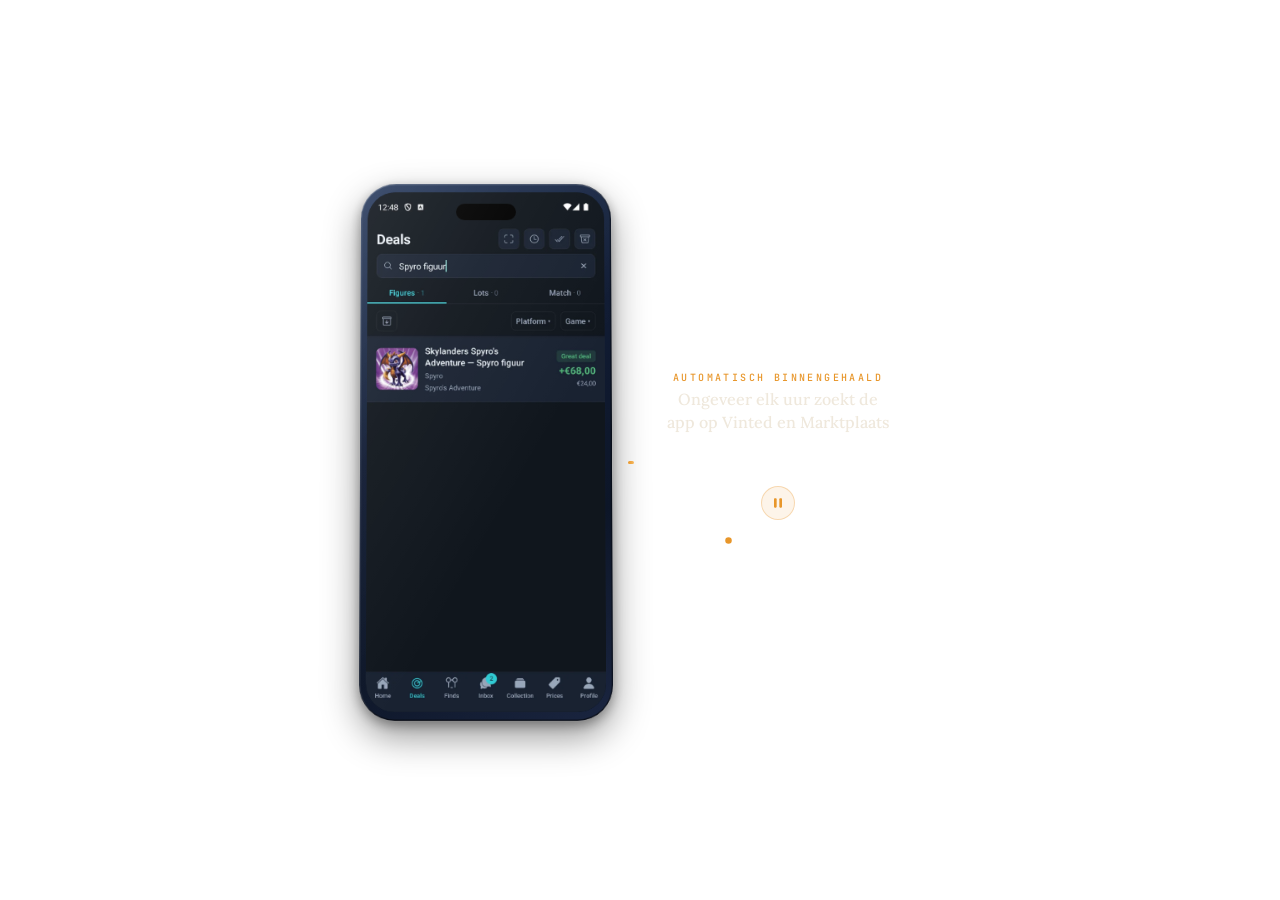
<file: demo/skylanders-demo.html>
<!DOCTYPE html>
<html lang="nl">
<head>
<meta charset="UTF-8">
<meta name="viewport" content="width=device-width, initial-scale=1.0">
<meta name="robots" content="noindex, indexifembedded">
<title>Skylanders Tracker — App Demo</title>
<meta name="description" content="Live animated demo: complete Skylanders flip lifecycle — spot, buy, relist and sell — in a premium 3D phone mockup with real app screenshots.">
<link rel="preconnect" href="https://fonts.googleapis.com">
<link rel="preconnect" href="https://fonts.gstatic.com" crossorigin>
<link href="https://fonts.googleapis.com/css2?family=Lora:ital,wght@0,400;0,500;0,600;1,400&family=JetBrains+Mono:wght@400;500&display=swap" rel="stylesheet">
<style>
  *, *::before, *::after { box-sizing: border-box; margin: 0; padding: 0; }

  :root {
    --bg:       #060d18;
    --accent:   #38BDF8;
    --green:    #34D399;
    --red:      #EF4444;
    --amber:    #E8962A;
    --text:     #EAF1FB;
    --muted:    #8198B5;
    --phone-w:  300px;
    --phone-h:  640px;
    --phone-scale: 0.82;
    --radius:   42px;
    /* 1080×2400 image: crop ~3.5% from top to hide status bar */
  }

  html, body {
    height: 100%;
    overflow: hidden;
    background: transparent;
    font-family: 'DM Sans', 'Helvetica Neue', Arial, sans-serif;
    color: var(--text);
    -webkit-font-smoothing: antialiased;
    cursor: none;
  }

  /* Portfolio-matched custom cursor (amber dot + ring) so the cursor keeps
     the site's style while hovering the embedded demo. */
  .cursor-dot {
    position: fixed; top: 0; left: 0;
    width: 8px; height: 8px; border-radius: 50%;
    background: var(--amber);
    pointer-events: none; z-index: 9999;
    opacity: 0;
    transform: translate(-50%, -50%);
    transition: width .25s cubic-bezier(.2,.8,.2,1), height .25s cubic-bezier(.2,.8,.2,1), background .25s ease, opacity .2s ease;
    will-change: transform, width, height;
  }
  .cursor-ring {
    position: fixed; top: 0; left: 0;
    width: 34px; height: 34px; border-radius: 50%;
    border: 1px solid rgba(232,150,42,.35);
    pointer-events: none; z-index: 9998;
    opacity: 0;
    transform: translate(-50%, -50%);
    transition: width .3s cubic-bezier(.2,.8,.2,1), height .3s cubic-bezier(.2,.8,.2,1), border-color .25s ease, opacity .2s ease;
    will-change: transform, width, height;
  }
  .cursor-dot.hov { width: 0; height: 0; }
  .cursor-ring.hov { width: 56px; height: 56px; border-color: rgba(232,150,42,.85); background: rgba(232,150,42,.08); }
  @media (hover: none), (max-width: 560px) {
    .cursor-dot, .cursor-ring { display: none; }
    html, body { cursor: auto; }
  }

  /* ── Stage ──
     Default (narrow / mobile): phone on top, narration below.
     Wide (≥560px, e.g. embedded beside the project copy): narration sits
     to the LEFT of the phone, on a fully transparent background. */
  #stage {
    width: 100vw;
    height: 100vh;
    display: flex;
    flex-direction: column;
    align-items: center;
    justify-content: center;
    gap: 6px;
    position: relative;
    overflow: hidden;
    background: transparent;
  }

  /* Narration (caption) and the scrubber/controls block move independently:
     on mobile they stack under the phone; on wide the caption sits beside
     the phone and the scrubber + controls sit directly UNDER the phone. */
  #side {
    order: 2;
    display: flex;
    flex-direction: column;
    align-items: center;
  }
  #phone-scene { order: 1; }
  #under {
    order: 3;
    display: flex;
    flex-direction: column;
    align-items: center;
    gap: 10px;
    width: var(--phone-w);
  }

  @media (min-width: 560px) {
    /* Phone on the left; narration top-right (centred, comfortably wide) with
       the scrubber, play button and dots stacked centred beneath it. */
    #stage {
      --phone-scale: 0.84;
      display: grid;
      grid-template-columns: auto minmax(230px, 285px);
      grid-template-rows: auto auto;
      column-gap: 24px;
      row-gap: 16px;
      align-content: center;
      justify-content: center;
    }
    #phone-scene { grid-column: 1; grid-row: 1 / span 2; align-self: center; }
    #side  { grid-column: 2; grid-row: 1; align-self: end;   width: 100%; }
    #under { grid-column: 2; grid-row: 2; align-self: start; width: 100%; align-items: center; }
    #caption-area {
      text-align: center;
      align-items: center;
      justify-content: flex-start;
      gap: 12px;
      margin-top: 0;
      padding: 0;
      min-height: auto;
      max-width: none;
    }
    .caption-eyebrow { font-size: 11px; letter-spacing: 2.6px; }
    .caption-main { font-size: 19px; line-height: 1.42; }
    #progress-bar { width: 100%; margin-top: 0; }
    #beat-dots, #controls { margin-top: 0; align-self: center; }
  }

  /* ── Phone scene (perspective wrapper) ── */
  #phone-scene {
    flex-shrink: 0;
    width:  calc(var(--phone-w) * var(--phone-scale));
    height: calc(var(--phone-h) * var(--phone-scale));
    display: flex;
    align-items: center;
    justify-content: center;
    perspective: 1600px;
  }

  #phone {
    width: var(--phone-w);
    height: var(--phone-h);
    position: relative;
    /* Straight-on (front-facing); a whisper of rotateX gives depth without
       turning the device left/right. Scaled uniformly so all px-positioned
       overlays scale with it and stay aligned. */
    transform: rotateX(3deg) scale(var(--phone-scale));
    transform-origin: center center;
    transform-style: preserve-3d;
    flex-shrink: 0;
    will-change: transform;
  }

  @media (prefers-reduced-motion: reduce) {
    #phone { animation: none; transform: none; }
    #phone-scene { perspective: none; }
  }

  /* Bezel */
  #phone-bezel {
    position: absolute;
    inset: 0;
    border-radius: var(--radius);
    background: linear-gradient(145deg, #2a3d60 0%, #111c34 40%, #0d1628 70%, #1a2540 100%);
    box-shadow:
      /* bevel — top catch-light, bottom/side depth */
      inset 0 1.5px 0 rgba(255,255,255,.18),
      inset 0 -1.5px 0 rgba(0,0,0,.55),
      inset 1.5px 0 0 rgba(255,255,255,.10),
      inset -1.5px 0 0 rgba(0,0,0,.45),
      /* thin outer rim so the edge reads as a real device */
      0 0 0 1px rgba(255,255,255,.05),
      /* soft ambient depth (subtle, neutral — no heavy cast) */
      0 18px 44px rgba(0,0,0,.42),
      0 5px 14px rgba(0,0,0,.32);
  }

  /* Screen cutout */
  #phone-screen {
    position: absolute;
    top: 10px;
    left: 8px;
    right: 8px;
    bottom: 10px;
    border-radius: calc(var(--radius) - 8px);
    background: #0a1322;
    overflow: hidden;
  }

  /* Glass gloss */
  #phone-gloss {
    position: absolute;
    inset: 0;
    border-radius: var(--radius);
    background: linear-gradient(
      120deg,
      rgba(255,255,255,.10) 0%,
      rgba(255,255,255,.04) 30%,
      transparent 60%
    );
    pointer-events: none;
    z-index: 100;
  }

  /* Dynamic island / notch */
  #dynamic-island {
    position: absolute;
    top: 14px;
    left: 50%;
    transform: translateX(-50%);
    width: 72px;
    height: 20px;
    background: #000;
    border-radius: 10px;
    z-index: 50;
    pointer-events: none;
  }

  /* Floor shadow */
  #phone-shadow {
    display: none;
    position: absolute;
    bottom: -30px;
    left: 50%;
    transform: translateX(-50%) rotateX(90deg);
    width: 240px;
    height: 40px;
    background: radial-gradient(ellipse, rgba(0,0,0,.55) 0%, transparent 70%);
    filter: blur(8px);
  }

  /* ── Screens container ── */
  #screens {
    position: absolute;
    inset: 0;
    overflow: hidden;
    border-radius: calc(var(--radius) - 8px);
  }

  .screen {
    position: absolute;
    inset: 0;
    opacity: 0;
    transform: translateX(20px);
    transition: opacity .45s cubic-bezier(.4,0,.2,1), transform .45s cubic-bezier(.4,0,.2,1);
    will-change: opacity, transform;
  }
  .screen.active {
    opacity: 1;
    transform: translateX(0);
  }
  .screen.exit-left {
    opacity: 0;
    transform: translateX(-20px);
  }

  /* The screenshot image fills the entire phone screen.
     1080×2400 originals. Shift up 3.5% to crop status bar. */
  .screen-img {
    position: absolute;
    inset: 0;
    width: 100%;
    height: 100%;
    object-fit: cover;
    object-position: center calc(0% - 3.5%);
    display: block;
  }

  /* Chat screens are shown at natural cover-fit (NO zoom) so the whole
     conversation stays on-screen. The synthetic amber "Vinted session
     expired" banner is hidden by a dark patch that reads as spacing
     between the item card and the message thread. */
  .chat-banner-patch {
    position: absolute;
    left: 0;
    right: 0;
    top: 20.0%;
    height: 7.6%;
    background: #0c1320;
    z-index: 12;
    pointer-events: none;
  }

  /* ── Overlay layer ── */
  .screen-overlay {
    position: absolute;
    inset: 0;
    pointer-events: none;
    z-index: 10;
  }

  /* ── Swipe finger gesture ── */
  #finger {
    position: absolute;
    width: 30px;
    height: 30px;
    border-radius: 50%;
    background: radial-gradient(circle at 40% 35%, rgba(255,255,255,.85) 0%, rgba(255,255,255,.55) 60%, rgba(255,255,255,.25) 100%);
    box-shadow:
      0 2px 10px rgba(0,0,0,.45),
      0 0 0 2px rgba(255,255,255,.2);
    pointer-events: none;
    opacity: 0;
    z-index: 40;
    transform: translate(-50%, -50%);
    will-change: opacity, left, top;
  }

  /* Finger trail */
  .finger-trail {
    position: absolute;
    width: 16px;
    height: 16px;
    border-radius: 50%;
    background: rgba(255,255,255,.25);
    transform: translate(-50%, -50%);
    pointer-events: none;
    z-index: 39;
    opacity: 0;
    transition: opacity .2s ease;
  }

  /* ── Swipe card overlay ──
     Background: spyro-feed.webp (single Spyro card at top), card at
     phone-screen y 176–248px. */
  #card-highlight {
    position: absolute;
    top: 176px;
    left: 2px;
    right: 2px;
    height: 72px;
    border: 1.5px solid rgba(56,189,248,0);
    border-radius: 6px;
    box-shadow: 0 0 0 0 rgba(56,189,248,0);
    pointer-events: none;
    z-index: 18;
    transition: border-color .2s ease, box-shadow .2s ease;
  }
  #card-highlight.glow {
    border-color: rgba(56,189,248,.55);
    box-shadow: 0 0 10px rgba(56,189,248,.2), inset 0 0 6px rgba(56,189,248,.06);
  }

  #swipe-card-overlay {
    position: absolute;
    top: 176px;
    left: 0;
    right: 0;
    height: 72px;
    background-image: url('assets/spyro-feed.webp');
    background-size: 284px auto;
    background-position: 0px -176px;
    background-repeat: no-repeat;
    border-radius: 3px;
    overflow: hidden;
    pointer-events: none;
    z-index: 19;
    transform: translateX(0px) rotate(0deg);
    opacity: 1;
    will-change: transform, opacity;
  }

  #swipe-action-bg {
    position: absolute;
    top: 176px;
    left: 0;
    right: 0;
    height: 72px;
    border-radius: 3px;
    pointer-events: none;
    z-index: 18;
    overflow: hidden;
  }

  #dismiss-strip {
    position: absolute;
    inset: 0;
    background: linear-gradient(90deg, transparent 0%, rgba(239,68,68,.9) 40%, rgba(239,68,68,.95) 100%);
    display: flex;
    align-items: center;
    justify-content: flex-end;
    padding-right: 10px;
    opacity: 0;
  }
  #dismiss-label {
    font-size: 10px;
    font-weight: 800;
    color: #fff;
    white-space: nowrap;
    text-shadow: 0 1px 3px rgba(0,0,0,.6);
    letter-spacing: .5px;
    opacity: 0;
  }

  #approve-strip {
    position: absolute;
    inset: 0;
    background: linear-gradient(270deg, transparent 0%, rgba(52,211,153,.9) 40%, rgba(52,211,153,.95) 100%);
    display: flex;
    align-items: center;
    justify-content: flex-start;
    padding-left: 10px;
    opacity: 0;
  }
  #approve-label {
    font-size: 10px;
    font-weight: 800;
    color: #fff;
    white-space: nowrap;
    text-shadow: 0 1px 3px rgba(0,0,0,.6);
    letter-spacing: .5px;
    opacity: 0;
  }

  #swipe-approve-strip {
    position: absolute;
    inset: 0;
    right: 0;
    width: 0;
    background: linear-gradient(270deg, rgba(52,211,153,.95) 0%, rgba(52,211,153,.5) 55%, transparent 100%);
    display: flex;
    align-items: center;
    justify-content: flex-end;
    padding-right: 8px;
    overflow: hidden;
  }
  #swipe-approve-check {
    font-size: 11px;
    font-weight: 800;
    color: #fff;
    opacity: 0;
    transition: opacity .15s ease;
    white-space: nowrap;
    text-shadow: 0 1px 3px rgba(0,0,0,.7);
    letter-spacing: .5px;
  }

  /* Screen glow flashes */
  .screen-flash {
    position: absolute;
    inset: 0;
    pointer-events: none;
    z-index: 30;
    opacity: 0;
    border-radius: calc(var(--radius) - 8px);
  }
  .screen-flash.green {
    background: radial-gradient(ellipse at 50% 40%, rgba(52,211,153,.3) 0%, transparent 65%);
  }
  .screen-flash.red-flash {
    background: radial-gradient(ellipse at 50% 40%, rgba(239,68,68,.25) 0%, transparent 65%);
  }
  .screen-flash.pulse {
    animation: screenFlashPulse .55s ease forwards;
  }
  @keyframes screenFlashPulse {
    0%   { opacity: 0; }
    25%  { opacity: 1; }
    100% { opacity: 0; }
  }

  /* ── Generic highlight band — sweeps attention over a content row ── */
  .hl-band {
    position: absolute;
    left: 0;
    right: 0;
    pointer-events: none;
    z-index: 15;
    opacity: 0;
    background: linear-gradient(90deg,
      transparent 0%,
      rgba(56,189,248,.10) 8%,
      rgba(52,211,153,.22) 30%,
      rgba(52,211,153,.22) 70%,
      rgba(56,189,248,.10) 92%,
      transparent 100%
    );
    border-top:    1px solid rgba(52,211,153,.25);
    border-bottom: 1px solid rgba(52,211,153,.25);
    border-radius: 3px;
  }
  .hl-band.pulse { animation: bandPulse 2.0s ease forwards; }
  @keyframes bandPulse {
    0%   { opacity: 0; }
    20%  { opacity: 1; }
    68%  { opacity: 1; }
    100% { opacity: 0; }
  }

  /* Soft left-aligned pulse for chat message / offer bubbles */
  .msg-glow {
    position: absolute;
    pointer-events: none;
    z-index: 15;
    opacity: 0;
    background: linear-gradient(90deg, rgba(56,189,248,.20) 0%, rgba(56,189,248,.06) 70%, transparent 100%);
    border-radius: 12px;
  }
  .msg-glow.pulse { animation: msgGlowPulse 1.6s ease forwards; }
  @keyframes msgGlowPulse {
    0%   { opacity: 0; }
    22%  { opacity: 1; }
    68%  { opacity: 1; }
    100% { opacity: 0; }
  }

  /* Profile P&L glow pulse */
  #pl-pulse {
    position: absolute;
    top: 30%;
    left: 4%;
    right: 4%;
    height: 22%;
    pointer-events: none;
    z-index: 15;
    opacity: 0;
    background: radial-gradient(ellipse at 30% 40%, rgba(52,211,153,.25) 0%, transparent 70%);
    border-radius: 12px;
  }
  #pl-pulse.pulse { animation: plPulse 1.8s ease forwards; }
  @keyframes plPulse {
    0%   { opacity: 0; }
    15%  { opacity: 1; }
    70%  { opacity: 1; }
    100% { opacity: 0; }
  }

  /* ── Feed beat: Vinted scan animation ── */
  #vinted-scan-overlay {
    position: absolute;
    inset: 0;
    pointer-events: none;
    z-index: 25;
    opacity: 0;
  }
  #vinted-scan-overlay.active { opacity: 1; }

  /* Dim layer under the scan pill */
  #scan-dim {
    position: absolute;
    inset: 0;
    background: rgba(6,13,24,.45);
    opacity: 0;
  }
  #vinted-scan-overlay.active #scan-dim {
    animation: scanDim 2.6s ease forwards;
  }
  @keyframes scanDim {
    0%   { opacity: 0; }
    14%  { opacity: 1; }
    66%  { opacity: 1; }
    100% { opacity: 0; }
  }

  /* Opaque cover hiding the Spyro deal card UNTIL the scan completes —
     the deal only "appears" after Vinted is searched. Matches feed bg. */
  #scan-card-cover {
    position: absolute;
    top: 170px;
    left: 0;
    right: 0;
    height: 82px;
    background: #0b1322;
    opacity: 1;
    z-index: 24;
  }
  #vinted-scan-overlay.active #scan-card-cover {
    animation: scanCardReveal 2.6s ease forwards;
  }
  @keyframes scanCardReveal {
    0%   { opacity: 1; }
    66%  { opacity: 1; }   /* covered while the beam sweeps (~1.7s) */
    80%  { opacity: 0; }   /* fade out → deal appears */
    100% { opacity: 0; }
  }

  /* Sweeping cyan scan beam */
  #scan-beam {
    position: absolute;
    left: 0;
    right: 0;
    height: 3px;
    background: linear-gradient(90deg,
      transparent 0%,
      rgba(56,189,248,.15) 10%,
      rgba(56,189,248,.85) 40%,
      rgba(56,189,248,1)   50%,
      rgba(56,189,248,.85) 60%,
      rgba(56,189,248,.15) 90%,
      transparent 100%
    );
    box-shadow: 0 0 10px 3px rgba(56,189,248,.4), 0 0 30px 8px rgba(56,189,248,.15);
    top: -4px;
    opacity: 0;
    z-index: 25;
  }
  #vinted-scan-overlay.active #scan-beam {
    animation: scanBeamSweep 1.7s cubic-bezier(.4,0,.6,1) forwards;
  }
  @keyframes scanBeamSweep {
    0%   { top: -4px;   opacity: 0; }
    5%   { top: 0px;    opacity: 1; }
    80%  { top: 100%;   opacity: 1; }
    100% { top: 100%;   opacity: 0; }
  }

  /* "Vinted doorzoeken…" pill */
  #scan-pill {
    position: absolute;
    top: 50%;
    left: 50%;
    transform: translate(-50%, -50%) scale(0.85);
    display: flex;
    align-items: center;
    gap: 6px;
    padding: 6px 14px 6px 10px;
    background: rgba(6,13,24,.88);
    border: 1px solid rgba(56,189,248,.6);
    border-radius: 20px;
    opacity: 0;
    white-space: nowrap;
    box-shadow: 0 0 20px rgba(56,189,248,.2);
    z-index: 26;
  }
  #vinted-scan-overlay.active #scan-pill {
    animation: scanPillAppear 2.6s ease forwards;
  }
  @keyframes scanPillAppear {
    0%   { opacity: 0; transform: translate(-50%,-50%) scale(0.85); }
    10%  { opacity: 1; transform: translate(-50%,-50%) scale(1);    }
    64%  { opacity: 1; transform: translate(-50%,-50%) scale(1);    }
    78%  { opacity: 0; transform: translate(-50%,-50%) scale(0.92); }
    100% { opacity: 0; transform: translate(-50%,-50%) scale(0.92); }
  }
  #scan-pill-dot {
    width: 6px;
    height: 6px;
    border-radius: 50%;
    background: #38BDF8;
    flex-shrink: 0;
    animation: scanDotPulse 0.9s ease-in-out infinite;
  }
  @keyframes scanDotPulse {
    0%,100% { opacity: 1;   transform: scale(1);    }
    50%     { opacity: .4;  transform: scale(0.7);  }
  }
  #scan-pill-text {
    font-size: 10px;
    font-weight: 700;
    color: #38BDF8;
    letter-spacing: .4px;
  }

  /* Card "found" pop-glow as the deal appears */
  #card-found-glow {
    position: absolute;
    top: 173px;
    left: 2px;
    right: 2px;
    height: 75px;
    border-radius: 6px;
    border: 1.5px solid rgba(56,189,248,0);
    box-shadow: 0 0 0 0 rgba(56,189,248,0);
    opacity: 0;
    pointer-events: none;
    z-index: 26;
  }
  #vinted-scan-overlay.active #card-found-glow {
    animation: cardFoundPop 1.1s ease forwards;
    animation-delay: 1.95s;
  }
  @keyframes cardFoundPop {
    0%   { opacity: 0; border-color: rgba(56,189,248,0);    box-shadow: 0 0 0px  0px rgba(56,189,248,0);    }
    20%  { opacity: 1; border-color: rgba(56,189,248,.9);   box-shadow: 0 0 16px 4px rgba(56,189,248,.45); }
    55%  { opacity: 1; border-color: rgba(56,189,248,.65);  box-shadow: 0 0 10px 2px rgba(56,189,248,.25); }
    100% { opacity: 0; border-color: rgba(56,189,248,0);    box-shadow: 0 0 0px  0px rgba(56,189,248,0);    }
  }

  @media (prefers-reduced-motion: reduce) {
    #vinted-scan-overlay { display: none; }
  }

  /* ── Match beat: AI-pick glow ring around first suggestion card ── */
  #ai-pick-glow {
    position: absolute;
    top: 271px;
    left: 6px;
    right: 6px;
    height: 37px;
    border-radius: 7px;
    pointer-events: none;
    z-index: 15;
    opacity: 0;
    border: 1.5px solid rgba(56,189,248,0);
    box-shadow: 0 0 0 0 rgba(56,189,248,0);
  }
  #ai-pick-glow.pulse { animation: aiPickGlow 2.0s ease forwards; }
  @keyframes aiPickGlow {
    0%   { opacity: 0; border-color: rgba(56,189,248,0);   box-shadow: 0 0 0px  0px rgba(56,189,248,0);   }
    18%  { opacity: 1; border-color: rgba(56,189,248,.75); box-shadow: 0 0 12px 3px  rgba(56,189,248,.35); }
    55%  { opacity: 1; border-color: rgba(56,189,248,.60); box-shadow: 0 0 10px 2px  rgba(56,189,248,.25); }
    72%  { opacity: 1; border-color: rgba(56,189,248,.80); box-shadow: 0 0 16px 4px  rgba(56,189,248,.40); }
    100% { opacity: 0; border-color: rgba(56,189,248,0);   box-shadow: 0 0 0px  0px rgba(56,189,248,0);   }
  }

  /* ── Prices beat: highlight glow band over the bottom €92 row ── */
  #prices-row-glow {
    position: absolute;
    top: 460px;
    left: 0;
    right: 0;
    height: 42px;
    pointer-events: none;
    z-index: 15;
    opacity: 0;
    background: linear-gradient(90deg,
      transparent 0%,
      rgba(56,189,248,.10) 8%,
      rgba(52,211,153,.22) 30%,
      rgba(52,211,153,.22) 70%,
      rgba(56,189,248,.10) 92%,
      transparent 100%
    );
    border-top:    1px solid rgba(52,211,153,.25);
    border-bottom: 1px solid rgba(52,211,153,.25);
    border-radius: 3px;
  }
  #prices-row-glow.pulse { animation: pricesRowGlow 2.2s ease forwards; }
  @keyframes pricesRowGlow {
    0%   { opacity: 0; }
    20%  { opacity: 1; }
    65%  { opacity: 1; }
    100% { opacity: 0; }
  }

  /* ── Caption area ── */
  #caption-area {
    text-align: center;
    min-height: 52px;
    display: flex;
    flex-direction: column;
    align-items: center;
    justify-content: center;
    gap: 4px;
    padding: 0 24px;
    margin-top: 14px;
    max-width: 360px;
  }

  .caption-eyebrow {
    font-family: 'JetBrains Mono', ui-monospace, monospace;
    font-size: 10px;
    font-weight: 500;
    text-transform: uppercase;
    letter-spacing: 2.4px;
    color: var(--amber);
    opacity: 0;
    transform: translateY(4px);
    transition: opacity .35s ease, transform .35s ease;
  }
  .caption-main {
    font-family: 'Lora', Georgia, serif;
    font-size: 16px;
    font-weight: 500;
    color: #efe8dc; /* portfolio --ink */
    letter-spacing: 0;
    line-height: 1.4;
    text-wrap: balance;
    opacity: 0;
    transform: translateY(6px);
    transition: opacity .35s ease .08s, transform .35s ease .08s;
  }
  .caption-eyebrow.show, .caption-main.show {
    opacity: 1;
    transform: translateY(0);
  }

  /* ── Progress bar ── */
  #progress-bar {
    width: var(--phone-w);
    height: 3px;
    background: rgba(255,255,255,.08);
    border-radius: 3px;
    margin-top: 12px;
    position: relative;
    cursor: none;
    touch-action: pan-y;
  }
  #progress-bar::before {
    content: '';
    position: absolute;
    left: 0; right: 0;
    top: -10px; bottom: -10px;
  }
  #progress-fill {
    height: 100%;
    background: linear-gradient(90deg, var(--amber), #f4b85f);
    border-radius: 3px;
    width: 0%;
    transition: width .3s linear;
    pointer-events: none;
  }
  #progress-thumb {
    position: absolute;
    top: 50%;
    left: 0%;
    width: 12px;
    height: 12px;
    border-radius: 50%;
    background: #fff;
    box-shadow: 0 1px 5px rgba(0,0,0,.55), 0 0 0 2px rgba(232,150,42,.55);
    transform: translate(-50%, -50%);
    opacity: 0;
    transition: opacity .2s ease, transform .15s ease;
    pointer-events: none;
  }
  #progress-bar:hover #progress-thumb,
  #progress-bar.scrubbing #progress-thumb { opacity: 1; }
  #progress-bar.scrubbing #progress-thumb { transform: translate(-50%, -50%) scale(1.15); }
  #progress-bar.scrubbing #progress-fill { transition: none; }

  /* Beat dots — 11 beats */
  #beat-dots {
    display: flex;
    gap: 5px;
    margin-top: 8px;
    align-items: center;
  }
  .beat-dot {
    width: 5px;
    height: 5px;
    border-radius: 50%;
    background: rgba(255,255,255,.15);
    transition: background .3s ease, transform .3s ease;
  }
  .beat-dot.active {
    background: var(--amber);
    transform: scale(1.3);
  }

  /* ── Play / pause control ── */
  #controls {
    display: flex;
    align-items: center;
    gap: 10px;
    margin-top: 12px;
  }
  #play-toggle {
    width: 34px;
    height: 34px;
    border-radius: 50%;
    border: 1px solid rgba(232,150,42,.30);
    background: rgba(232,150,42,.10);
    color: var(--amber);
    display: flex;
    align-items: center;
    justify-content: center;
    cursor: none;
    padding: 0;
    transition: background .2s ease, border-color .2s ease, transform .15s ease;
    -webkit-tap-highlight-color: transparent;
  }
  #play-toggle:hover {
    background: rgba(232,150,42,.18);
    border-color: rgba(232,150,42,.5);
  }
  #play-toggle:active { transform: scale(.92); }
  #play-toggle:focus-visible {
    outline: 2px solid var(--amber);
    outline-offset: 2px;
  }
  #play-toggle svg { width: 16px; height: 16px; fill: currentColor; }
  #phone { cursor: none; }

  /* ── Responsive ── */
  @media (max-width: 400px) {
    :root { --phone-w: 270px; --phone-h: 570px; --radius: 36px; --phone-scale: 0.86; }
    #phone { animation: none; transform: scale(var(--phone-scale)); }
    #phone-scene { perspective: none; }
  }
  @media (max-height: 520px) {
    :root { --phone-w: 270px; --phone-h: 560px; }
    #caption-area { min-height: 42px; margin-top: 8px; }
  }

  /* Light theme of the page that embeds this demo: dark text for the caption and the controls.
     The device itself (phone, browser, terminal) stays dark. */
  html.light .caption-eyebrow { color: #7d430a; }
  html.light .caption-main { color: #2b2218; }
  html.light #progress-bar { background: rgba(43,34,24,.14); }
  html.light #progress-thumb { background: #2b2218; }
  html.light .beat-dot { background: rgba(43,34,24,.22); }
  html.light .beat-dot.active { background: #a85f12; }
  html.light #play-toggle { color: #7d430a; border-color: rgba(125,67,10,.45); background: rgba(125,67,10,.08); }
  html.light #play-toggle:hover { background: rgba(125,67,10,.16); border-color: rgba(125,67,10,.6); }
/* Out of view in the portfolio: every animation holds still (see setAway in the script). */
html.away *, html.away *::before, html.away *::after{ animation-play-state:paused !important; }
</style>
<script>
/* The theme follows the page that embeds this demo: ?theme=light when it loads, a message when it switches. */
(function () {
  var set = function (t) { document.documentElement.classList.toggle('light', t === 'light'); };
  try { set(new URLSearchParams(location.search).get('theme')); } catch (e) {}
  window.addEventListener('message', function (e) { var d = e.data; if (d && d.type === 'portfolio-theme') set(d.theme); });
})();
</script>
</head>
<body>
<div class="cursor-ring" id="cring"></div>
<div class="cursor-dot" id="cdot"></div>
<div id="stage">

  <div id="phone-scene">
    <div id="phone">
      <div id="phone-shadow"></div>
      <div id="phone-bezel"></div>

      <div id="phone-screen">
        <!-- Dynamic island overlay — sits on top of screenshots -->
        <div id="dynamic-island"></div>

        <!-- Screens: real app screenshots -->
        <div id="screens">

          <!-- Beat 1: Deal feed — Vinted is scanned, the Spyro deal appears AFTER the scan -->
          <div class="screen" id="screen-feed">
            <img class="screen-img" src="assets/spyro-feed.webp" alt="Spyro deal in feed" draggable="false">
            <div class="screen-overlay">
              <div id="vinted-scan-overlay">
                <div id="scan-dim"></div>
                <div id="scan-card-cover"></div>
                <div id="scan-beam"></div>
                <div id="scan-pill">
                  <span id="scan-pill-dot"></span>
                  <span id="scan-pill-text">Vinted doorzoeken…</span>
                </div>
                <div id="card-found-glow"></div>
              </div>
            </div>
          </div>

          <!-- Beat 2: AI image-match — untitled listing, AI identifies Spyro from the photo -->
          <div class="screen" id="screen-match">
            <img class="screen-img" src="assets/spyro-match.webp" alt="AI image match suggests Spyro" draggable="false">
            <div class="screen-overlay">
              <div id="ai-pick-glow"></div>
            </div>
          </div>

          <!-- Beat 3: Deal detail — Vinted tag, ask vs market value -->
          <div class="screen" id="screen-detail">
            <img class="screen-img" src="assets/spyro-detail.webp" alt="Spyro deal detail" draggable="false">
            <div class="screen-overlay"></div>
          </div>

          <!-- Beat 4: Live price list — market value €92, source of the margin -->
          <div class="screen" id="screen-prices">
            <img class="screen-img" src="assets/spyro-prices.webp" alt="Live price list" draggable="false">
            <div class="screen-overlay">
              <div id="prices-row-glow"></div>
            </div>
          </div>

          <!-- Beat 5: Swipe — feed background, Spyro card does Phase A (dismiss) then Phase B (approve) -->
          <div class="screen" id="screen-swipe">
            <img class="screen-img" src="assets/spyro-feed.webp" alt="Deals feed" draggable="false">
            <div class="screen-overlay" id="swipe-overlay">
              <div id="swipe-action-bg">
                <div id="dismiss-strip"><div id="dismiss-label">✗ Dismiss</div></div>
                <div id="approve-strip"><div id="approve-label">✓ Approve</div></div>
              </div>
              <div id="card-highlight"></div>
              <div id="swipe-card-overlay">
                <div id="swipe-approve-strip">
                  <div id="swipe-approve-check">✓ BEWAARD</div>
                </div>
              </div>
            </div>
            <div class="screen-flash green" id="swipe-flash"></div>
            <div class="screen-flash red-flash" id="swipe-flash-red"></div>
          </div>

          <!-- Beat 6: BUY chat — negotiate with the seller, buy for €24 -->
          <div class="screen" id="screen-chatbuy">
            <img class="screen-img" src="assets/spyro-chat-buy.webp" alt="Buy negotiation chat" draggable="false">
            <div class="screen-overlay">
              <div class="chat-banner-patch"></div>
              <div class="msg-glow" id="buychat-glow" style="top:36%;height:8.5%;left:3%;right:42%;"></div>
            </div>
          </div>

          <!-- Beat 7: GEKOCHT — item owned, €24 paid, €92 market (+283%) -->
          <div class="screen" id="screen-item-owned">
            <img class="screen-img" src="assets/spyro-item-owned.webp" alt="Spyro owned in collection" draggable="false">
            <div class="screen-overlay">
              <div class="hl-band" id="owned-glow" style="top:58%;height:9%;"></div>
            </div>
          </div>

          <!-- Beat 8: TE KOOP — relisted, ask €95 (+€71) -->
          <div class="screen" id="screen-item-selling">
            <img class="screen-img" src="assets/spyro-item-selling.webp" alt="Spyro relisted for sale" draggable="false">
            <div class="screen-overlay">
              <div class="hl-band" id="selling-glow" style="top:57%;height:11%;"></div>
            </div>
          </div>

          <!-- Beat 9: BOD ONTVANGEN — buyer offers €90, accepted -->
          <div class="screen" id="screen-chatsell">
            <img class="screen-img" src="assets/spyro-chat-sell.webp" alt="Sell negotiation chat with offer" draggable="false">
            <div class="screen-overlay">
              <div class="chat-banner-patch"></div>
              <div class="msg-glow" id="sellchat-glow" style="top:49%;height:9%;left:3%;right:38%;"></div>
            </div>
          </div>

          <!-- Beat 10: VERKOCHT — sold for €90, +€66 profit -->
          <div class="screen" id="screen-item-sold">
            <img class="screen-img" src="assets/spyro-item-sold.webp" alt="Spyro sold" draggable="false">
            <div class="screen-overlay">
              <div class="hl-band" id="sold-glow" style="top:79%;height:13.5%;"></div>
            </div>
          </div>

          <!-- Beat 11: Portfolio P&L — €531 profit, ROI 188%, best flip Spyro -->
          <div class="screen" id="screen-profile">
            <img class="screen-img" src="assets/spyro-profile.webp" alt="Profile P&L" draggable="false">
            <div class="screen-overlay">
              <div id="pl-pulse"></div>
            </div>
          </div>

        </div><!-- /screens -->

        <div class="screen-flash green" id="global-flash" style="z-index:45;border-radius:calc(var(--radius) - 8px);position:absolute;inset:0;pointer-events:none;opacity:0;"></div>

      </div><!-- /phone-screen -->

      <div id="phone-gloss"></div>

      <div id="finger"></div>
      <div class="finger-trail" id="trail-1"></div>
      <div class="finger-trail" id="trail-2"></div>
      <div class="finger-trail" id="trail-3"></div>

    </div><!-- /phone -->
  </div><!-- /phone-scene -->

  <!-- Narration — beside the phone (wide) or under it (mobile) -->
  <div id="side">
    <div id="caption-area">
      <div class="caption-eyebrow" id="cap-eyebrow">AUTOMATISCH BINNENGEHAALD</div>
      <div class="caption-main"    id="cap-main">Ongeveer elk uur zoekt de app op Vinted en Marktplaats</div>
    </div>
  </div><!-- /side -->

  <!-- Scrubber + controls — directly under the phone -->
  <div id="under">
    <!-- Progress -->
    <div id="progress-bar"><div id="progress-fill"></div><div id="progress-thumb"></div></div>

    <!-- Play / pause (icon only) -->
    <div id="controls">
      <button id="play-toggle" type="button" aria-label="Pauzeren"></button>
    </div>

    <!-- 11 beat dots -->
    <div id="beat-dots">
      <div class="beat-dot active" id="dot-0"></div>
      <div class="beat-dot" id="dot-1"></div>
      <div class="beat-dot" id="dot-2"></div>
      <div class="beat-dot" id="dot-3"></div>
      <div class="beat-dot" id="dot-4"></div>
      <div class="beat-dot" id="dot-5"></div>
      <div class="beat-dot" id="dot-6"></div>
      <div class="beat-dot" id="dot-7"></div>
      <div class="beat-dot" id="dot-8"></div>
      <div class="beat-dot" id="dot-9"></div>
      <div class="beat-dot" id="dot-10"></div>
    </div>
  </div><!-- /under -->

</div><!-- /stage -->

<script>
'use strict';

// ── State ──────────────────────────────────────────────────────────
const reduceMotion = window.matchMedia('(prefers-reduced-motion: reduce)').matches;

const TOTAL      = 50000; // 50s loop
const NUM_BEATS  = 11;

const screens = {
  feed:        document.getElementById('screen-feed'),
  match:       document.getElementById('screen-match'),
  detail:      document.getElementById('screen-detail'),
  prices:      document.getElementById('screen-prices'),
  swipe:       document.getElementById('screen-swipe'),
  chatbuy:     document.getElementById('screen-chatbuy'),
  itemowned:   document.getElementById('screen-item-owned'),
  itemselling: document.getElementById('screen-item-selling'),
  chatsell:    document.getElementById('screen-chatsell'),
  itemsold:    document.getElementById('screen-item-sold'),
  profile:     document.getElementById('screen-profile'),
};

const capEyebrow = document.getElementById('cap-eyebrow');
const capMain    = document.getElementById('cap-main');
const finger     = document.getElementById('finger');
const trails     = [
  document.getElementById('trail-1'),
  document.getElementById('trail-2'),
  document.getElementById('trail-3'),
];

let activeScreenId = null;
let currentBeat    = -1;
let rafHandle      = null;
let away           = false; // scrolled out of view in the portfolio
let begun          = false; // the timeline has started once
let elapsed        = 0;     // accumulated, pause-aware clock (ms)
let lastNow        = null;  // last RAF timestamp
let paused         = false;
let seeking        = false; // true while the user is scrubbing the bar

// ── Caption ────────────────────────────────────────────────────────
function setCaption(eyebrow, main) {
  capEyebrow.classList.remove('show');
  capMain.classList.remove('show');
  requestAnimationFrame(() => requestAnimationFrame(() => {
    capEyebrow.textContent = eyebrow;
    capMain.textContent    = main;
    capEyebrow.classList.add('show');
    capMain.classList.add('show');
  }));
}

// The page that embeds this demo passes its language (&lang=en on load, a 'portfolio-lang' message on a
// switch). The captions are written in Dutch above; DEMO_EN holds their English versions.
const DEMO_EN = {
 "AUTOMATISCH BINNENGEHAALD": "FETCHED AUTOMATICALLY",
 "Ongeveer elk uur zoekt de app op Vinted en Marktplaats": "About every hour the app searches Vinted and Marktplaats",
 "AI-BEELDHERKENNING": "AI IMAGE RECOGNITION",
 "Geen titel? De app stelt Spyro voor op basis van de foto — 71% match": "No title? The app suggests Spyro based on the photo — 71% match",
 "DEAL-ANALYSE": "DEAL ANALYSIS",
 "Vraagprijs €24 tegenover €92 marktwaarde — +€68 marge": "Asking price €24 against €92 market value — +€68 margin",
 "LIVE PRIJSLIJST": "LIVE PRICE LIST",
 "Die €92 komt uit een prijslijst die continu wordt ververst": "That €92 comes from a price list that is refreshed continuously",
 "SNEL TRIËREN": "QUICK TRIAGE",
 "Veeg deals weg of bewaar ze met één beweging": "Swipe deals away or save them in one move",
 "ONDERHANDELEN": "NEGOTIATING",
 "Chat met de verkoper en koop de Spyro voor €24": "Chat with the seller and buy the Spyro for €24",
 "GEKOCHT": "BOUGHT",
 "Nu in je collectie — €24 betaald, €92 waard (+283%)": "Now in your collection — €24 paid, worth €92 (+283%)",
 "WEER TE KOOP": "LISTED AGAIN",
 "Direct relisten op Vinted — vraagprijs €95 (+€71)": "Relisted on Vinted right away — asking €95 (+€71)",
 "BOD ONTVANGEN": "OFFER RECEIVED",
 "Een koper biedt €90 — geaccepteerd met één tik": "A buyer offers €90 — accepted with one tap",
 "VERKOCHT": "SOLD",
 "Geflipt voor €90 — €66 winst op één figuur": "Flipped for €90 — €66 profit on one figure",
 "Alles bij elkaar: €531 winst · ROI 188% · top-flip Spyro": "All together: €531 profit · ROI 188% · top flip Spyro"
};
let demoLang = (() => { try { return new URLSearchParams(location.search).get('lang') === 'en' ? 'en' : 'nl'; } catch (e) { return 'nl'; } })();
document.documentElement.lang = demoLang;
const setCaptionNl = setCaption;
let lastCaption = null;
const tr = (t) => (demoLang === 'en' && DEMO_EN[t]) || t;
setCaption = function (eyebrow, main) { lastCaption = [eyebrow, main]; setCaptionNl(tr(eyebrow), tr(main)); };
window.addEventListener('message', (e) => {
  const d = e.data;
  if (!d || d.type !== 'portfolio-lang') return;
  demoLang = d.lang === 'en' ? 'en' : 'nl'; document.documentElement.lang = demoLang;
  if (lastCaption) setCaptionNl(tr(lastCaption[0]), tr(lastCaption[1]));
});
// the caption written in the markup (shown before the first beat) follows the language too
if (demoLang === 'en') { capEyebrow.textContent = tr(capEyebrow.textContent); capMain.textContent = tr(capMain.textContent); }

// ── Screen transitions ─────────────────────────────────────────────
function showScreen(id) {
  if (activeScreenId === id) return;
  const prev = activeScreenId ? screens[activeScreenId] : null;
  const next = screens[id];

  if (prev) {
    prev.classList.remove('active');
    prev.classList.add('exit-left');
    setTimeout(() => prev.classList.remove('exit-left'), 500);
  }
  if (next) {
    next.style.transform = 'translateX(20px)';
    void next.offsetWidth;
    next.classList.add('active');
    requestAnimationFrame(() => { next.style.transform = ''; });
  }
  activeScreenId = id;
}

// ── Progress / dots ────────────────────────────────────────────────
function updateProgress(beatIdx, progress) {
  const pct = ((beatIdx + progress) / NUM_BEATS) * 100;
  document.getElementById('progress-fill').style.width = pct + '%';
  document.getElementById('progress-thumb').style.left = pct + '%';
  for (let i = 0; i < NUM_BEATS; i++) {
    const dot = document.getElementById('dot-' + i);
    if (dot) dot.classList.toggle('active', i === beatIdx);
  }
}

// ── Flash / pulse helper ───────────────────────────────────────────
function pulse(el, delay) {
  if (!el) return;
  el.classList.remove('pulse');
  void el.offsetWidth;
  setTimeout(() => el.classList.add('pulse'), delay || 0);
}
function flashEl(el, cls) {
  const c = cls || 'pulse';
  el.classList.remove(c);
  void el.offsetWidth;
  el.classList.add(c);
  setTimeout(() => el.classList.remove(c), 800);
}

// ── Swipe gesture — Phase A: left (dismiss), Phase B: right (approve) ──
function animateSwipeGesture() {
  if (reduceMotion) return;

  const cardEl        = document.getElementById('swipe-card-overlay');
  const approveStrip  = document.getElementById('swipe-approve-strip');
  const approveCheck  = document.getElementById('swipe-approve-check');
  const highlight     = document.getElementById('card-highlight');
  const dismissStrip  = document.getElementById('dismiss-strip');
  const dismissLabel  = document.getElementById('dismiss-label');
  const approveEl     = document.getElementById('approve-strip');
  const approveLabel  = document.getElementById('approve-label');
  const flashGreen    = document.getElementById('swipe-flash');

  cardEl.style.transition       = 'none';
  cardEl.style.transform        = 'translateX(0px) rotate(0deg)';
  cardEl.style.opacity          = '1';
  approveStrip.style.width      = '0px';
  approveCheck.style.opacity    = '0';
  dismissStrip.style.opacity    = '0';
  dismissLabel.style.opacity    = '0';
  approveEl.style.opacity       = '0';
  approveLabel.style.opacity    = '0';
  highlight.classList.remove('glow');

  const startX = 88;
  const startY = 222;

  finger.style.cssText = `left:${startX}px; top:${startY}px; opacity:0; transition:none;`;
  trails.forEach(t => {
    t.style.opacity = '0';
    t.style.left    = startX + 'px';
    t.style.top     = startY + 'px';
  });

  setTimeout(() => {
    highlight.classList.add('glow');
    setTimeout(() => highlight.classList.remove('glow'), 350);
  }, 120);

  const PHASE_A_DIST     = -70;
  const PHASE_A_DUR      = 600;
  const PHASE_A_HOLD     = 500;
  const PHASE_A_BACK_DUR = 400;

  let phaseAStartMs = null;
  function phaseASlide(now) {
    if (!phaseAStartMs) phaseAStartMs = now;
    const t    = Math.min(1, (now - phaseAStartMs) / PHASE_A_DUR);
    const ease = t < 0.5 ? 4*t*t*t : 1 - Math.pow(-2*t+2,3)/2;
    const dx   = ease * PHASE_A_DIST;

    const absProgress = Math.abs(dx) / Math.abs(PHASE_A_DIST);
    dismissStrip.style.opacity = String(Math.min(1, absProgress * 2));
    dismissLabel.style.opacity = String(Math.min(1, (absProgress - 0.4) / 0.3));

    const fx = startX + dx * 0.6;
    finger.style.left    = fx + 'px';
    finger.style.top     = startY + 'px';
    finger.style.opacity = t < 0.07 ? String(t / 0.07)
                         : t > 0.85 ? String((1-t) / 0.15)
                         : '1';

    cardEl.style.transform = `translateX(${dx}px) rotate(${dx * 0.03}deg)`;

    if (t < 1) requestAnimationFrame(phaseASlide);
    else setTimeout(phaseASpringBack, PHASE_A_HOLD);
  }

  let phaseABackStartMs = null;
  function phaseASpringBack(now) {
    if (!now) now = performance.now();
    if (!phaseABackStartMs) phaseABackStartMs = now;
    const t    = Math.min(1, (now - phaseABackStartMs) / PHASE_A_BACK_DUR);
    const ease = t < 0.5 ? 4*t*t*t : 1 - Math.pow(-2*t+2,3)/2;
    const dx   = PHASE_A_DIST * (1 - ease);

    dismissStrip.style.opacity = String((1 - ease));
    dismissLabel.style.opacity = String(Math.max(0, (1 - ease) - 0.3));
    finger.style.opacity = String(Math.max(0, 1 - t * 2));
    cardEl.style.transform = `translateX(${dx}px) rotate(${dx * 0.03}deg)`;

    if (t < 1) requestAnimationFrame(phaseASpringBack);
    else {
      cardEl.style.transform = 'translateX(0px) rotate(0deg)';
      dismissStrip.style.opacity = '0';
      dismissLabel.style.opacity = '0';
      finger.style.opacity = '0';
      trails.forEach(tr => { tr.style.opacity = '0'; });
      setTimeout(startPhaseB, 350);
    }
  }

  const PHASE_B_DIST = 200;
  const PHASE_B_DUR  = 750;
  function startPhaseB() {
    finger.style.cssText = `left:${startX}px; top:${startY}px; opacity:0; transition:none;`;
    trails.forEach(t => {
      t.style.opacity = '0';
      t.style.left    = startX + 'px';
      t.style.top     = startY + 'px';
    });

    let phaseBStartMs = null;
    const posHistory  = [];
    function phaseBStep(now) {
      if (!phaseBStartMs) phaseBStartMs = now;
      const t    = Math.min(1, (now - phaseBStartMs) / PHASE_B_DUR);
      const ease = t < 0.5 ? 4*t*t*t : 1 - Math.pow(-2*t+2,3)/2;
      const dx   = ease * PHASE_B_DIST;
      const dy   = -ease * 12;
      const rot  = ease * 6;

      const fx = startX + dx;
      const fy = startY + dy;
      finger.style.left    = fx + 'px';
      finger.style.top     = fy + 'px';
      finger.style.opacity = t < 0.07 ? String(t / 0.07)
                           : t > 0.80 ? String((1-t) / 0.20)
                           : '1';

      cardEl.style.transform = `translateX(${dx}px) rotate(${rot}deg)`;
      if (t > 0.60) cardEl.style.opacity = String(1 - (t - 0.60) / 0.40);

      const progress = dx / PHASE_B_DIST;
      approveEl.style.opacity    = String(Math.min(1, progress * 2));
      approveLabel.style.opacity = String(Math.min(1, (progress - 0.3) / 0.35));

      posHistory.push({ x: fx, y: fy });
      if (posHistory.length > 60) posHistory.shift();
      const lags = [16, 28, 42];
      trails.forEach((trail, i) => {
        const idx = posHistory.length - 1 - lags[i];
        if (idx >= 0) {
          trail.style.left    = posHistory[idx].x + 'px';
          trail.style.top     = posHistory[idx].y + 'px';
          trail.style.opacity = String(Math.max(0, parseFloat(finger.style.opacity) * (0.4 - i*0.1)));
        }
      });

      if (t < 1) requestAnimationFrame(phaseBStep);
      else {
        finger.style.opacity = '0';
        trails.forEach(tr => { tr.style.opacity = '0'; });
        flashEl(flashGreen);
        cardEl.style.opacity = '0';
        setTimeout(() => {
          approveEl.style.opacity    = '0';
          approveLabel.style.opacity = '0';
        }, 600);
      }
    }
    setTimeout(() => requestAnimationFrame(phaseBStep), 200);
  }

  setTimeout(() => requestAnimationFrame(phaseASlide), 300);
}

// ── Beat functions ─────────────────────────────────────────────────

// Beat 1: Deal feed — scan Vinted, the deal appears AFTER the scan
function beatFeed() {
  showScreen('feed');
  setCaption('AUTOMATISCH BINNENGEHAALD', 'Ongeveer elk uur zoekt de app op Vinted en Marktplaats');
  if (reduceMotion) return;
  const overlay = document.getElementById('vinted-scan-overlay');
  overlay.classList.remove('active');
  void overlay.offsetWidth;
  setTimeout(() => overlay.classList.add('active'), 200);
}

// Beat 2: AI image-match — no title, AI identifies the figure from the photo
function beatMatch() {
  showScreen('match');
  setCaption('AI-BEELDHERKENNING', 'Geen titel? De app stelt Spyro voor op basis van de foto — 71% match');
  pulse(document.getElementById('ai-pick-glow'), 300);
}

// Beat 3: Deal detail — Vinted tag, ask vs market value
function beatDetail() {
  showScreen('detail');
  setCaption('DEAL-ANALYSE', 'Vraagprijs €24 tegenover €92 marktwaarde — +€68 marge');
}

// Beat 4: Live price list — market value €92, source of the margin
function beatPrices() {
  showScreen('prices');
  setCaption('LIVE PRIJSLIJST', 'Die €92 komt uit een prijslijst die continu wordt ververst');
  pulse(document.getElementById('prices-row-glow'), 350);
}

// Beat 5: Swipe triage — Phase A (dismiss) then Phase B (approve)
function beatSwipe() {
  const cardEl       = document.getElementById('swipe-card-overlay');
  const approveStrip = document.getElementById('swipe-approve-strip');
  const highlight    = document.getElementById('card-highlight');
  const dismissStrip = document.getElementById('dismiss-strip');
  const dismissLabel = document.getElementById('dismiss-label');
  const approveEl    = document.getElementById('approve-strip');
  const approveLabel = document.getElementById('approve-label');

  cardEl.style.transition        = 'none';
  cardEl.style.transform         = 'translateX(0px) rotate(0deg)';
  cardEl.style.opacity           = '1';
  approveStrip.style.width       = '0px';
  approveStrip.style.opacity     = '1';
  approveStrip.style.transition  = 'none';
  document.getElementById('swipe-approve-check').style.opacity = '0';
  dismissStrip.style.opacity     = '0';
  dismissLabel.style.opacity     = '0';
  approveEl.style.opacity        = '0';
  approveLabel.style.opacity     = '0';
  highlight.classList.remove('glow');

  showScreen('swipe');
  setCaption('SNEL TRIËREN', 'Veeg deals weg of bewaar ze met één beweging');
  animateSwipeGesture();
}

// Beat 6: BUY chat — negotiate with the seller and buy for €24
function beatBuyChat() {
  showScreen('chatbuy');
  setCaption('ONDERHANDELEN', 'Chat met de verkoper en koop de Spyro voor €24');
  pulse(document.getElementById('buychat-glow'), 600);
}

// Beat 7: GEKOCHT — item owned, €24 paid, €92 market (+283%)
function beatOwned() {
  showScreen('itemowned');
  setCaption('GEKOCHT', 'Nu in je collectie — €24 betaald, €92 waard (+283%)');
  pulse(document.getElementById('owned-glow'), 400);
}

// Beat 8: TE KOOP — relisted on Vinted, ask €95 (+€71)
function beatSelling() {
  showScreen('itemselling');
  setCaption('WEER TE KOOP', 'Direct relisten op Vinted — vraagprijs €95 (+€71)');
  pulse(document.getElementById('selling-glow'), 400);
}

// Beat 9: BOD ONTVANGEN — buyer offers €90, accepted with one tap
function beatSellChat() {
  showScreen('chatsell');
  setCaption('BOD ONTVANGEN', 'Een koper biedt €90 — geaccepteerd met één tik');
  pulse(document.getElementById('sellchat-glow'), 600);
}

// Beat 10: VERKOCHT — sold for €90, +€66 profit
function beatSold() {
  showScreen('itemsold');
  setCaption('VERKOCHT', 'Geflipt voor €90 — €66 winst op één figuur');
  pulse(document.getElementById('sold-glow'), 400);
}

// Beat 11: Portfolio P&L — €531 profit, ROI 188%, best flip Spyro
function beatPortfolio() {
  showScreen('profile');
  setCaption('PORTFOLIO', 'Alles bij elkaar: €531 winst · ROI 188% · top-flip Spyro');
  pulse(document.getElementById('pl-pulse'), 300);
}

// ── Beat timeline ──────────────────────────────────────────────────
const beats = [
  { at:     0, fn: beatFeed      }, // feed + Vinted scan (deal appears after)
  { at:  5000, fn: beatMatch     }, // AI image-match
  { at:  9200, fn: beatDetail    }, // deal detail
  { at: 13200, fn: beatPrices    }, // live price list
  { at: 17400, fn: beatSwipe     }, // swipe triage (two phases)
  { at: 22200, fn: beatBuyChat   }, // buy negotiation
  { at: 27200, fn: beatOwned     }, // owned in collection
  { at: 31200, fn: beatSelling   }, // relisted for sale
  { at: 35400, fn: beatSellChat  }, // offer received
  { at: 40800, fn: beatSold      }, // sold, profit
  { at: 45000, fn: beatPortfolio }, // portfolio P&L (then loop)
];

// ── Timeline engine ────────────────────────────────────────────────
function resetAll() {
  Object.values(screens).forEach(s => {
    s.classList.remove('active', 'exit-left');
    s.style.transform = '';
  });
  activeScreenId = null;

  // Reset overlays / pulses
  ['pl-pulse','ai-pick-glow','prices-row-glow','owned-glow','selling-glow',
   'sold-glow','buychat-glow','sellchat-glow'].forEach(id => {
    const el = document.getElementById(id);
    if (el) el.classList.remove('pulse');
  });
  document.getElementById('vinted-scan-overlay').classList.remove('active');

  // Reset swipe card
  const cardEl = document.getElementById('swipe-card-overlay');
  cardEl.style.transition = 'none';
  cardEl.style.transform  = 'translateX(0px) rotate(0deg)';
  cardEl.style.opacity    = '1';
  document.getElementById('card-highlight').classList.remove('glow');
  const approveStrip = document.getElementById('swipe-approve-strip');
  approveStrip.style.width      = '0px';
  approveStrip.style.opacity    = '1';
  approveStrip.style.transition = 'none';
  document.getElementById('swipe-approve-check').style.opacity = '0';
  document.getElementById('dismiss-strip').style.opacity  = '0';
  document.getElementById('dismiss-label').style.opacity  = '0';
  document.getElementById('approve-strip').style.opacity  = '0';
  document.getElementById('approve-label').style.opacity  = '0';

  finger.style.opacity = '0';
  trails.forEach(t => { t.style.opacity = '0'; });
}

function tick(now) {
  rafHandle = null;
  if (away) return;   // out of view: the loop stops here, setAway starts it again
  if (lastNow === null) lastNow = now;
  const delta = Math.min(now - lastNow, 100);   // a long gap (out of view, another tab) is not demo time
  lastNow = now;

  if (!paused && !seeking) elapsed += delta;

  for (let i = 0; i < beats.length; i++) {
    if (elapsed >= beats[i].at && currentBeat < i) {
      currentBeat = i;
      beats[i].fn();
    }
  }

  if (currentBeat >= 0) {
    const beatStart = beats[currentBeat].at;
    const beatEnd   = currentBeat + 1 < beats.length ? beats[currentBeat + 1].at : TOTAL;
    const prog      = Math.min(1, (elapsed - beatStart) / (beatEnd - beatStart));
    updateProgress(currentBeat, prog);
  }

  if (elapsed >= TOTAL && !seeking) {
    resetAll();
    elapsed     = 0;
    currentBeat = -1;
  }

  rafHandle = requestAnimationFrame(tick);
}

// ── Scrub / seek ───────────────────────────────────────────────────
function seekTo(fraction) {
  fraction = Math.max(0, Math.min(1, fraction));
  elapsed  = Math.min(fraction * TOTAL, TOTAL - 50);

  let idx = 0;
  for (let i = 0; i < beats.length; i++) {
    if (elapsed >= beats[i].at) idx = i;
  }

  if (idx !== currentBeat) {
    resetAll();
    currentBeat = idx;
    beats[idx].fn();
  }

  const beatStart = beats[idx].at;
  const beatEnd   = idx + 1 < beats.length ? beats[idx + 1].at : TOTAL;
  const prog      = Math.min(1, (elapsed - beatStart) / (beatEnd - beatStart));
  updateProgress(idx, prog);
}

function runTimeline() {
  if (rafHandle) cancelAnimationFrame(rafHandle);
  resetAll();
  elapsed     = 0;
  lastNow     = null;
  currentBeat = -1;
  begun       = true;
  rafHandle   = requestAnimationFrame(tick);
}

// Out of view (scrolled away in the portfolio): stop the clock and the frame loop, so the page
// around the demo scrolls freely. The demo carries on from the same moment when it is back.
function setAway(a) {
  if (a === away) return;
  away = a;
  document.documentElement.classList.toggle('away', a);
  if (!a) lastNow = null;   // also when a frame is still waiting: it must not count the time away
  if (!a && begun && !rafHandle) rafHandle = requestAnimationFrame(tick);
}
if ('IntersectionObserver' in window) {
  new IntersectionObserver((es) => setAway(!es[es.length - 1].isIntersecting)).observe(document.documentElement);
}

// ── Play / pause control ───────────────────────────────────────────
const PAUSE_ICON = '<svg viewBox="0 0 24 24" aria-hidden="true"><rect x="6" y="5" width="4" height="14" rx="1.2"/><rect x="14" y="5" width="4" height="14" rx="1.2"/></svg>';
const PLAY_ICON  = '<svg viewBox="0 0 24 24" aria-hidden="true"><path d="M8 5v14l11-7z"/></svg>';
const playToggle = document.getElementById('play-toggle');
const phoneEl    = document.getElementById('phone');

function setPaused(p) {
  paused = p;
  playToggle.innerHTML = paused ? PLAY_ICON : PAUSE_ICON;
  playToggle.setAttribute('aria-label', paused ? 'Afspelen' : 'Pauzeren');
}

playToggle.innerHTML = PAUSE_ICON;
playToggle.addEventListener('click', (e) => { e.stopPropagation(); setPaused(!paused); });
phoneEl.addEventListener('click', () => setPaused(!paused));

// ── Scrub bar drag-to-seek ─────────────────────────────────────────
const progressBar = document.getElementById('progress-bar');

function seekFromClientX(clientX) {
  const rect = progressBar.getBoundingClientRect();
  seekTo((clientX - rect.left) / rect.width);
}

// A finger (or pen) that lands on the bar is usually scrolling the page past the demo. So it
// only scrubs once it moves sideways, and a plain tap jumps to that spot; up-and-down swipes are
// left to the page (touch-action: pan-y). A mouse scrubs from the first press, as before.
let touchStart = null, tapPending = false, scrubId = null;
const beginScrub = (e) => {
  seeking = true;
  scrubId = e.pointerId;
  progressBar.classList.add('scrubbing');
  try { progressBar.setPointerCapture(e.pointerId); } catch (_) {}
  seekFromClientX(e.clientX);
};
progressBar.addEventListener('pointerdown', (e) => {
  if (e.pointerType !== 'mouse') {                 // finger or pen: wait and see what it does
    if (seeking || touchStart) return;             // one pointer at a time
    touchStart = { id: e.pointerId, x: e.clientX, y: e.clientY };
    tapPending = true;
    return;
  }
  tapPending = false;
  e.preventDefault();
  beginScrub(e);
});
progressBar.addEventListener('pointermove', (e) => {
  if (touchStart && e.pointerId === touchStart.id && !seeking) {
    const dx = Math.abs(e.clientX - touchStart.x), dy = Math.abs(e.clientY - touchStart.y);
    if (dx > 6 || dy > 6) tapPending = false;
    if (dx > 8 && dx > dy) { touchStart = null; beginScrub(e); }
    return;
  }
  if (seeking && e.pointerId === scrubId) seekFromClientX(e.clientX);
});
function endScrub() {
  if (!seeking) return;
  seeking = false;
  progressBar.classList.remove('scrubbing');
}
const release = (e, cancelled) => {
  if (touchStart && e.pointerId === touchStart.id) { touchStart = null; if (cancelled) tapPending = false; }
  if (seeking && e.pointerId === scrubId) { scrubId = null; endScrub(); }
};
progressBar.addEventListener('pointerup', (e) => release(e, false));
progressBar.addEventListener('pointercancel', (e) => release(e, true));   // the page took the gesture
// The browser sends no click for a tap that only stops a scroll, so this is a deliberate tap.
progressBar.addEventListener('click', (e) => { if (!tapPending) return; tapPending = false; e.stopPropagation(); seekFromClientX(e.clientX); });

// ── Portfolio-matched custom cursor (amber dot + ring) ─────────────
(() => {
  if (window.matchMedia('(hover: none)').matches) return;
  const dot  = document.getElementById('cdot');
  const ring = document.getElementById('cring');
  if (!dot || !ring) return;
  let x = innerWidth/2, y = innerHeight/2, rx = x, ry = y, tx = x, ty = y;
  // Frames only run while the ring is still catching up with the pointer.
  let moving = false;
  const kick = () => { if (!moving) { moving = true; requestAnimationFrame(loop); } };
  window.addEventListener('mousemove', (e) => { tx = e.clientX; ty = e.clientY; kick(); });
  const loop = () => {
    x  += (tx - x)  * 0.9;
    y  += (ty - y)  * 0.9;
    rx += (tx - rx) * 0.18;
    ry += (ty - ry) * 0.18;
    dot.style.transform  = `translate(${x}px,${y}px) translate(-50%,-50%)`;
    ring.style.transform = `translate(${rx}px,${ry}px) translate(-50%,-50%)`;
    if (Math.abs(tx - rx) + Math.abs(ty - ry) < 0.05) { moving = false; return; }
    requestAnimationFrame(loop);
  };
  kick();
  const hovSel = '#phone, #progress-bar, #play-toggle';
  document.addEventListener('mouseover', (e) => {
    if (e.target.closest(hovSel)) { dot.classList.add('hov'); ring.classList.add('hov'); }
  });
  document.addEventListener('mouseout', (e) => {
    if (e.target.closest(hovSel)) { dot.classList.remove('hov'); ring.classList.remove('hov'); }
  });
  document.addEventListener('mouseleave', () => { dot.style.opacity = 0; ring.style.opacity = 0; });
  document.addEventListener('mouseenter', () => { dot.style.opacity = 1; ring.style.opacity = 1; });
})();

// Preload images before starting
const imgPaths = [
  'assets/spyro-feed.webp', 'assets/spyro-match.webp', 'assets/spyro-detail.webp',
  'assets/spyro-prices.webp', 'assets/spyro-chat-buy.webp', 'assets/spyro-item-owned.webp',
  'assets/spyro-item-selling.webp', 'assets/spyro-chat-sell.webp', 'assets/spyro-item-sold.webp',
  'assets/spyro-profile.webp',
];
let loaded = 0;
imgPaths.forEach(src => {
  const img = new Image();
  img.onload = img.onerror = () => { if (++loaded === imgPaths.length) runTimeline(); };
  img.src = src;
});
setTimeout(() => { if (loaded < imgPaths.length) runTimeline(); }, 800);
</script>
</body>
</html>
</file>
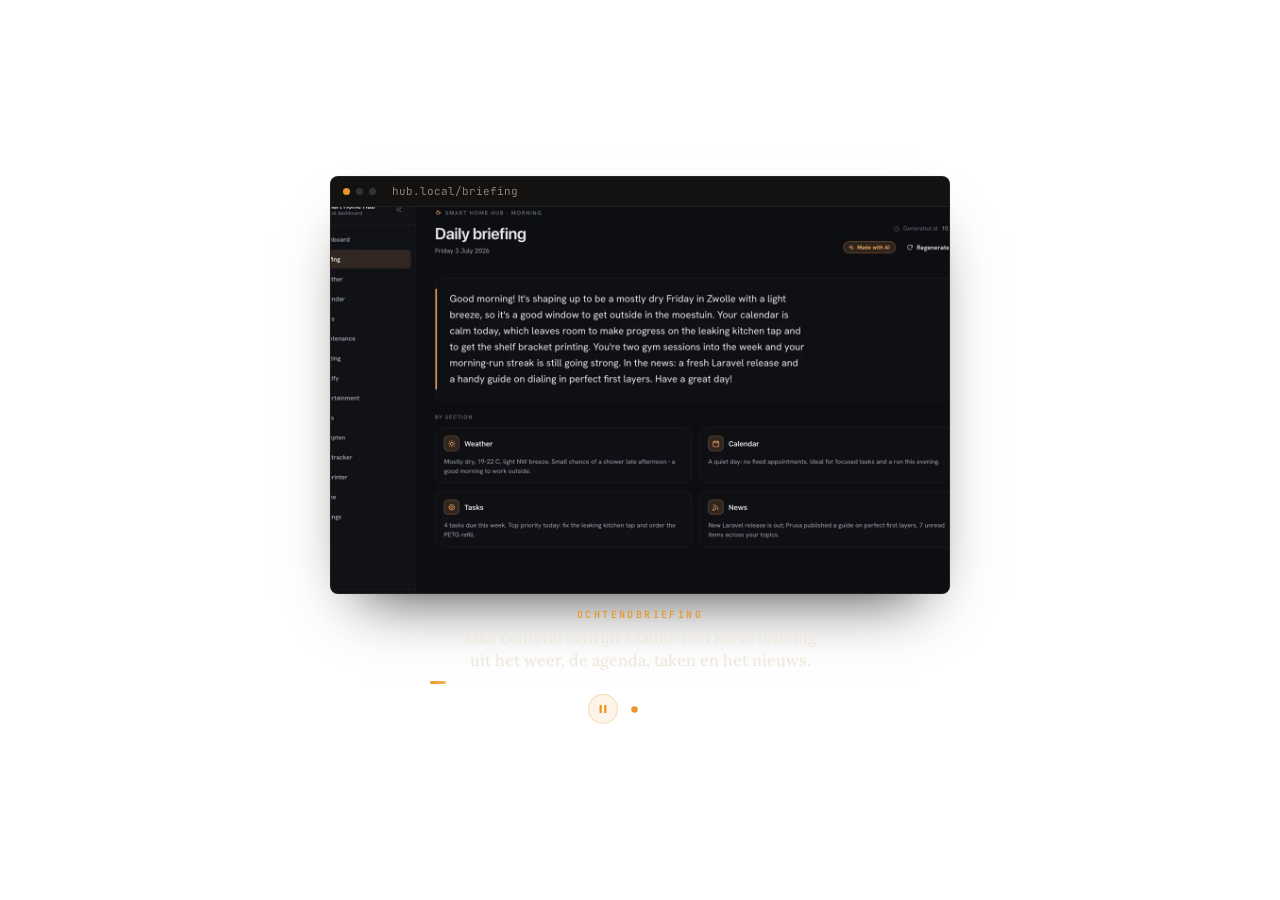
<file: demo/smart-home-hub-demo.html>
<!DOCTYPE html>
<html lang="nl">
<head>
<meta charset="UTF-8">
<meta name="viewport" content="width=device-width, initial-scale=1.0">
<meta name="robots" content="noindex, indexifembedded">
<title>Smart Home Hub — Demo</title>
<meta name="description" content="Geanimeerde rondleiding door Smart Home Hub met echte screenshots: briefing, dashboard, agenda, weekmenu, prijzen en filmtips.">
<link rel="preconnect" href="https://fonts.googleapis.com">
<link rel="preconnect" href="https://fonts.gstatic.com" crossorigin>
<link href="https://fonts.googleapis.com/css2?family=Lora:ital,wght@0,400;0,500;0,600;1,400&family=JetBrains+Mono:wght@400;500&display=swap" rel="stylesheet">
<style>
  *, *::before, *::after { box-sizing: border-box; margin: 0; padding: 0; }

  :root {
    --amber: #E8962A;
    --ink:   #efe8dc;
    --frame-w: min(620px, calc(100vw - 16px));
  }

  html, body {
    height: 100%;
    overflow: hidden;
    background: transparent;
    font-family: 'Lora', Georgia, serif;
    color: var(--ink);
    -webkit-font-smoothing: antialiased;
    cursor: none;
  }

  /* Portfolio-matched custom cursor (amber dot + ring) */
  .cursor-dot {
    position: fixed; top: 0; left: 0;
    width: 8px; height: 8px; border-radius: 50%;
    background: var(--amber);
    pointer-events: none; z-index: 9999;
    opacity: 0;
    transform: translate(-50%, -50%);
    transition: width .25s cubic-bezier(.2,.8,.2,1), height .25s cubic-bezier(.2,.8,.2,1), opacity .2s ease;
    will-change: transform;
  }
  .cursor-ring {
    position: fixed; top: 0; left: 0;
    width: 34px; height: 34px; border-radius: 50%;
    border: 1px solid rgba(232,150,42,.35);
    pointer-events: none; z-index: 9998;
    opacity: 0;
    transform: translate(-50%, -50%);
    transition: width .3s cubic-bezier(.2,.8,.2,1), height .3s cubic-bezier(.2,.8,.2,1), border-color .25s ease, opacity .2s ease;
    will-change: transform;
  }
  .cursor-dot.hov { width: 0; height: 0; }
  .cursor-ring.hov { width: 56px; height: 56px; border-color: rgba(232,150,42,.85); background: rgba(232,150,42,.08); }
  @media (hover: none), (max-width: 560px) {
    .cursor-dot, .cursor-ring { display: none; }
    html, body { cursor: auto; }
  }

  /* ── Stage: browser frame on top, narration + controls underneath ── */
  #stage {
    width: 100vw;
    height: 100vh;
    display: flex;
    flex-direction: column;
    align-items: center;
    justify-content: center;
    gap: 0;
  }

  /* ── Browser frame ── */
  #browser {
    width: var(--frame-w);
    border: 1px solid rgba(255,255,255,.09);
    border-radius: 8px;
    background: #0e0d0c;
    overflow: hidden;
    box-shadow: 0 30px 60px -30px rgba(0,0,0,.8), 0 0 0 1px rgba(232,150,42,.06);
    cursor: none;
    flex-shrink: 0;
  }
  #bar {
    height: 30px;
    display: flex;
    align-items: center;
    gap: 6px;
    padding: 0 12px;
    background: #141210;
    border-bottom: 1px solid rgba(255,255,255,.06);
  }
  #bar i { width: 7px; height: 7px; border-radius: 50%; background: rgba(255,255,255,.14); display: inline-block; }
  #bar i:first-child { background: var(--amber); }
  #url {
    margin-left: 10px;
    font-family: 'JetBrains Mono', ui-monospace, monospace;
    font-size: 11px;
    color: #8a8275;
    white-space: nowrap;
    overflow: hidden;
    text-overflow: ellipsis;
    transition: opacity .25s ease;
  }
  #url.swap { opacity: 0; }

  #viewport {
    position: relative;
    width: 100%;
    aspect-ratio: 16 / 10;
    overflow: hidden;
    background: #0e0f12;
  }
  .screen {
    position: absolute;
    inset: 0;
    opacity: 0;
    transition: opacity .55s ease;
  }
  .screen.active { opacity: 1; }
  .canvas {
    position: absolute;
    inset: 0;
    transform: scale(1);
    transform-origin: 50% 50%;
  }
  .canvas img {
    display: block;
    width: 100%;
    height: 100%;
    object-fit: cover;
    user-select: none;
  }

  /* Amber highlight around the relevant part of a screen */
  .glow {
    position: absolute;
    border-radius: 6px;
    border: 1.5px solid rgba(232,150,42,0);
    box-shadow: 0 0 0 0 rgba(232,150,42,0);
    opacity: 0;
    pointer-events: none;
  }
  .glow.pulse { animation: glowPulse 2.6s ease forwards; }
  @keyframes glowPulse {
    0%   { opacity: 0; border-color: rgba(232,150,42,0);   box-shadow: 0 0 0 0 rgba(232,150,42,0); }
    20%  { opacity: 1; border-color: rgba(232,150,42,.85); box-shadow: 0 0 18px 3px rgba(232,150,42,.35); }
    65%  { opacity: 1; border-color: rgba(232,150,42,.65); box-shadow: 0 0 12px 2px rgba(232,150,42,.22); }
    100% { opacity: 0; border-color: rgba(232,150,42,0);   box-shadow: 0 0 0 0 rgba(232,150,42,0); }
  }

  /* ── Narration ── */
  #caption-area {
    width: var(--frame-w);
    text-align: center;
    min-height: 62px;
    display: flex;
    flex-direction: column;
    align-items: center;
    justify-content: flex-start;
    gap: 5px;
    margin-top: 14px;
    padding: 0 8px;
  }
  .caption-eyebrow {
    font-family: 'JetBrains Mono', ui-monospace, monospace;
    font-size: 10px;
    font-weight: 500;
    text-transform: uppercase;
    letter-spacing: 2.4px;
    color: var(--amber);
    opacity: 0;
    transform: translateY(4px);
    transition: opacity .35s ease, transform .35s ease;
  }
  .caption-main {
    font-family: 'Lora', Georgia, serif;
    font-size: 16px;
    font-weight: 500;
    color: var(--ink);
    line-height: 1.4;
    max-width: 480px;
    text-wrap: balance;
    opacity: 0;
    transform: translateY(6px);
    transition: opacity .35s ease .08s, transform .35s ease .08s;
  }
  .caption-eyebrow.show, .caption-main.show { opacity: 1; transform: translateY(0); }

  /* ── Scrubber + controls ── */
  #under {
    width: min(var(--frame-w), 420px);
    display: flex;
    flex-direction: column;
    align-items: center;
    gap: 10px;
    margin-top: 10px;
  }
  #progress-bar {
    width: 100%;
    height: 3px;
    background: rgba(255,255,255,.08);
    border-radius: 3px;
    position: relative;
    cursor: none;
    touch-action: pan-y;
  }
  #progress-bar::before { content: ''; position: absolute; left: 0; right: 0; top: -10px; bottom: -10px; }
  #progress-fill {
    height: 100%;
    background: linear-gradient(90deg, var(--amber), #f4b85f);
    border-radius: 3px;
    width: 0%;
    pointer-events: none;
  }
  #progress-thumb {
    position: absolute; top: 50%; left: 0%;
    width: 12px; height: 12px; border-radius: 50%;
    background: #fff;
    box-shadow: 0 1px 5px rgba(0,0,0,.55), 0 0 0 2px rgba(232,150,42,.55);
    transform: translate(-50%, -50%);
    opacity: 0;
    transition: opacity .2s ease, transform .15s ease;
    pointer-events: none;
  }
  #progress-bar:hover #progress-thumb, #progress-bar.scrubbing #progress-thumb { opacity: 1; }
  #progress-bar.scrubbing #progress-thumb { transform: translate(-50%, -50%) scale(1.15); }

  #controls-row { display: flex; align-items: center; gap: 14px; }
  #play-toggle {
    width: 30px; height: 30px; border-radius: 50%;
    border: 1px solid rgba(232,150,42,.30);
    background: rgba(232,150,42,.10);
    color: var(--amber);
    display: flex; align-items: center; justify-content: center;
    cursor: none; padding: 0;
    transition: background .2s ease, border-color .2s ease, transform .15s ease;
    -webkit-tap-highlight-color: transparent;
  }
  #play-toggle:hover { background: rgba(232,150,42,.18); border-color: rgba(232,150,42,.5); }
  #play-toggle:active { transform: scale(.92); }
  #play-toggle:focus-visible { outline: 2px solid var(--amber); outline-offset: 2px; }
  #play-toggle svg { width: 14px; height: 14px; fill: currentColor; }

  #beat-dots { display: flex; gap: 6px; align-items: center; }
  .beat-dot {
    width: 5px; height: 5px; border-radius: 50%;
    background: rgba(255,255,255,.15);
    transition: background .3s ease, transform .3s ease;
  }
  .beat-dot.active { background: var(--amber); transform: scale(1.3); }

  @media (max-width: 480px) {
    .caption-main { font-size: 14.5px; }
    #caption-area { margin-top: 12px; min-height: 58px; }
    #bar { height: 26px; }
  }

  @media (prefers-reduced-motion: reduce) {
    .canvas { transition: none !important; transform: none !important; }
    .screen { transition: none; }
    .glow.pulse { animation: none; opacity: 1; border-color: rgba(232,150,42,.7); }
  }

  /* Light theme of the page that embeds this demo: dark text for the caption and the controls.
     The device itself (phone, browser, terminal) stays dark. */
  html.light .caption-eyebrow { color: #7d430a; }
  html.light .caption-main { color: #2b2218; }
  html.light #progress-bar { background: rgba(43,34,24,.14); }
  html.light #progress-thumb { background: #2b2218; }
  html.light .beat-dot { background: rgba(43,34,24,.22); }
  html.light .beat-dot.active { background: #a85f12; }
  html.light #play-toggle { color: #7d430a; border-color: rgba(125,67,10,.45); background: rgba(125,67,10,.08); }
  html.light #play-toggle:hover { background: rgba(125,67,10,.16); border-color: rgba(125,67,10,.6); }
/* Out of view in the portfolio: every animation holds still (see setAway in the script). */
html.away *, html.away *::before, html.away *::after{ animation-play-state:paused !important; }
</style>
<script>
/* The theme follows the page that embeds this demo: ?theme=light when it loads, a message when it switches. */
(function () {
  var set = function (t) { document.documentElement.classList.toggle('light', t === 'light'); };
  try { set(new URLSearchParams(location.search).get('theme')); } catch (e) {}
  window.addEventListener('message', function (e) { var d = e.data; if (d && d.type === 'portfolio-theme') set(d.theme); });
})();
</script>
</head>
<body>
<div class="cursor-ring" id="cring"></div>
<div class="cursor-dot" id="cdot"></div>

<div id="stage">
  <div id="browser">
    <div id="bar"><i></i><i></i><i></i><span id="url">hub.local/briefing</span></div>
    <div id="viewport">
      <!-- Glow coordinates are percentages of the 2880×1800 screenshot -->
      <div class="screen" id="screen-0">
        <div class="canvas">
          <img src="assets/shh-briefing.webp" alt="Dagelijkse briefing" draggable="false">
          <div class="glow" style="left:20.4%;top:19.6%;width:76.9%;height:29.2%"></div>
        </div>
      </div>
      <div class="screen" id="screen-1">
        <div class="canvas">
          <img src="assets/shh-dashboard.webp" alt="Dashboard met modules" draggable="false">
          <div class="glow" style="left:19%;top:32.8%;width:79.8%;height:57.3%"></div>
        </div>
      </div>
      <div class="screen" id="screen-2">
        <div class="canvas">
          <img src="assets/shh-calendar.webp" alt="Agenda uit Google Calendar" draggable="false">
          <div class="glow" style="left:31.9%;top:31.8%;width:53.9%;height:28.2%"></div>
        </div>
      </div>
      <div class="screen" id="screen-3">
        <div class="canvas">
          <img src="assets/shh-recipes.webp" alt="Weekmenu op basis van aanbiedingen" draggable="false">
          <div class="glow" style="left:20.5%;top:33.2%;width:37.9%;height:34.2%"></div>
        </div>
      </div>
      <div class="screen" id="screen-4">
        <div class="canvas">
          <img src="assets/shh-deals.webp" alt="Prijzen volgen" draggable="false">
          <div class="glow" style="left:20.5%;top:25.1%;width:76.7%;height:29%"></div>
        </div>
      </div>
      <div class="screen" id="screen-5">
        <div class="canvas">
          <img src="assets/shh-entertainment.webp" alt="Filmtips op basis van een smaakprofiel" draggable="false">
          <div class="glow" style="left:20.5%;top:32.2%;width:53%;height:48%"></div>
        </div>
      </div>
    </div>
  </div>

  <div id="caption-area">
    <div class="caption-eyebrow" id="cap-eyebrow"></div>
    <div class="caption-main" id="cap-main"></div>
  </div>

  <div id="under">
    <div id="progress-bar"><div id="progress-fill"></div><div id="progress-thumb"></div></div>
    <div id="controls-row">
      <button id="play-toggle" type="button" aria-label="Pauzeren"></button>
      <div id="beat-dots"></div>
    </div>
  </div>
</div>

<script>
// ── Beats ───────────────────────────────────────────────────────────
// zoom: target scale at the end of the beat; origin: focus point (% of screenshot)
const BEAT_MS = 4800;
const beats = [
  { url: 'hub.local/briefing',      eyebrow: 'Ochtendbriefing', origin: '58% 34%', zoom: 1.10,
    text: 'Elke ochtend schrijft Claude een korte briefing uit het weer, de agenda, taken en het nieuws.' },
  { url: 'hub.local',               eyebrow: 'Dashboard',       origin: '58% 55%', zoom: 1.06,
    text: 'Elke module heeft een eigen tegel, van weer en Spotify tot de 3D-printer.' },
  { url: 'hub.local/calendar',      eyebrow: 'Agenda',          origin: '58% 45%', zoom: 1.12,
    text: 'De agenda komt live uit Google Calendar, met de komende zeven dagen onder elkaar.' },
  { url: 'hub.local/recipes',       eyebrow: 'Weekmenu',        origin: '40% 50%', zoom: 1.12,
    text: 'Uit de aanbiedingen van Albert Heijn en Lidl komt een weekmenu, met wat je per recept bespaart.' },
  { url: 'hub.local/deals',         eyebrow: 'Prijzen volgen',  origin: '58% 40%', zoom: 1.10,
    text: 'Producten op mijn verlanglijst worden gevolgd. Zakt de prijs, dan krijg ik een melding.' },
  { url: 'hub.local/entertainment', eyebrow: 'Films',           origin: '47% 56%', zoom: 1.08,
    text: 'Filmtips op basis van mijn smaakprofiel, met per film waarom hij past.' },
];
const NUM_BEATS = beats.length;
const TOTAL = NUM_BEATS * BEAT_MS;
const reduceMotion = window.matchMedia('(prefers-reduced-motion: reduce)').matches;

const screens  = beats.map((_, i) => document.getElementById('screen-' + i));
const canvases = screens.map(s => s.querySelector('.canvas'));
const glows    = screens.map(s => s.querySelector('.glow'));
const urlEl    = document.getElementById('url');
const capEyebrow = document.getElementById('cap-eyebrow');
const capMain    = document.getElementById('cap-main');
const dotsEl     = document.getElementById('beat-dots');
for (let i = 0; i < NUM_BEATS; i++) {
  const d = document.createElement('div');
  d.className = 'beat-dot'; d.id = 'dot-' + i;
  dotsEl.appendChild(d);
}

let elapsed = 0, lastNow = null, currentBeat = -1, paused = false, seeking = false, rafHandle = null, away = false, begun = false;

function setCaption(eyebrow, main) {
  capEyebrow.classList.remove('show');
  capMain.classList.remove('show');
  requestAnimationFrame(() => requestAnimationFrame(() => {
    capEyebrow.textContent = eyebrow;
    capMain.textContent    = main;
    capEyebrow.classList.add('show');
    capMain.classList.add('show');
  }));
}

// The page that embeds this demo passes its language (&lang=en on load, a 'portfolio-lang' message on a
// switch). The captions are written in Dutch above; DEMO_EN holds their English versions.
const DEMO_EN = {
 "Ochtendbriefing": "Morning briefing",
 "Elke ochtend schrijft Claude een korte briefing uit het weer, de agenda, taken en het nieuws.": "Every morning Claude writes a short briefing from the weather, the calendar, tasks and the news.",
 "Elke module heeft een eigen tegel, van weer en Spotify tot de 3D-printer.": "Every module has its own tile, from the weather and Spotify to the 3D printer.",
 "Agenda": "Calendar",
 "De agenda komt live uit Google Calendar, met de komende zeven dagen onder elkaar.": "The calendar comes live from Google Calendar, with the next seven days listed one below the other.",
 "Weekmenu": "Weekly menu",
 "Uit de aanbiedingen van Albert Heijn en Lidl komt een weekmenu, met wat je per recept bespaart.": "The offers at Albert Heijn and Lidl become a weekly menu, with what you save per recipe.",
 "Prijzen volgen": "Price tracking",
 "Producten op mijn verlanglijst worden gevolgd. Zakt de prijs, dan krijg ik een melding.": "Products on my wishlist are tracked. When the price drops, I get a notification.",
 "Filmtips op basis van mijn smaakprofiel, met per film waarom hij past.": "Film tips based on my taste profile, with why each film fits."
};
let demoLang = (() => { try { return new URLSearchParams(location.search).get('lang') === 'en' ? 'en' : 'nl'; } catch (e) { return 'nl'; } })();
document.documentElement.lang = demoLang;
const setCaptionNl = setCaption;
let lastCaption = null;
const tr = (t) => (demoLang === 'en' && DEMO_EN[t]) || t;
setCaption = function (eyebrow, main) { lastCaption = [eyebrow, main]; setCaptionNl(tr(eyebrow), tr(main)); };
window.addEventListener('message', (e) => {
  const d = e.data;
  if (!d || d.type !== 'portfolio-lang') return;
  demoLang = d.lang === 'en' ? 'en' : 'nl'; document.documentElement.lang = demoLang;
  if (lastCaption) setCaptionNl(tr(lastCaption[0]), tr(lastCaption[1]));
});

function setUrl(u) {
  urlEl.classList.add('swap');
  setTimeout(() => { urlEl.textContent = u; urlEl.classList.remove('swap'); }, 200);
}

// Start a beat; `into` = ms already elapsed inside it (for seeking)
function playBeat(i, into) {
  const b = beats[i];
  screens.forEach((s, j) => s.classList.toggle('active', j === i));
  setUrl(b.url);
  setCaption(b.eyebrow, b.text);

  const c = canvases[i];
  c.style.transformOrigin = b.origin;
  if (!reduceMotion) {
    // restart the slow zoom from where it would be at `into`
    const remaining = Math.max(0, BEAT_MS - into);
    const startScale = 1 + (b.zoom - 1) * (into / BEAT_MS);
    c.style.transition = 'none';
    c.style.transform  = `scale(${startScale})`;
    void c.offsetWidth;
    c.style.transition = paused ? 'none' : `transform ${remaining}ms cubic-bezier(.25,.1,.25,1)`;
    if (!paused) c.style.transform = `scale(${b.zoom})`;
  }

  const g = glows[i];
  g.classList.remove('pulse');
  void g.offsetWidth;
  if (into < 1500) setTimeout(() => g.classList.add('pulse'), Math.max(0, 600 - into));
}

function resetAll() {
  canvases.forEach(c => { c.style.transition = 'none'; c.style.transform = 'scale(1)'; });
  glows.forEach(g => g.classList.remove('pulse'));
}

function updateProgress(beatIdx, progress) {
  const pct = ((beatIdx + progress) / NUM_BEATS) * 100;
  document.getElementById('progress-fill').style.width = pct + '%';
  document.getElementById('progress-thumb').style.left = pct + '%';
  for (let i = 0; i < NUM_BEATS; i++) {
    document.getElementById('dot-' + i).classList.toggle('active', i === beatIdx);
  }
}

function tick(now) {
  rafHandle = null;
  if (away) return;   // out of view: the loop stops here, setAway starts it again
  if (lastNow === null) lastNow = now;
  const delta = Math.min(now - lastNow, 100);   // a long gap (out of view, another tab) is not demo time
  lastNow = now;
  if (!paused && !seeking) elapsed += delta;

  if (elapsed >= TOTAL && !seeking) {
    resetAll();
    elapsed = 0;
    currentBeat = -1;
  }

  const idx = Math.min(NUM_BEATS - 1, Math.floor(elapsed / BEAT_MS));
  if (idx !== currentBeat) {
    currentBeat = idx;
    playBeat(idx, elapsed - idx * BEAT_MS);
  }
  updateProgress(idx, (elapsed - idx * BEAT_MS) / BEAT_MS);

  rafHandle = requestAnimationFrame(tick);
}

function seekTo(fraction) {
  fraction = Math.max(0, Math.min(1, fraction));
  elapsed = Math.min(fraction * TOTAL, TOTAL - 50);
  const idx = Math.min(NUM_BEATS - 1, Math.floor(elapsed / BEAT_MS));
  currentBeat = idx;
  playBeat(idx, elapsed - idx * BEAT_MS);
  updateProgress(idx, (elapsed - idx * BEAT_MS) / BEAT_MS);
}

function runTimeline() {
  if (rafHandle) cancelAnimationFrame(rafHandle);
  resetAll();
  elapsed = 0; lastNow = null; currentBeat = -1;
  begun = true;
  rafHandle = requestAnimationFrame(tick);
}

// Out of view (scrolled away in the portfolio): stop the clock and the frame loop, so the page
// around the demo scrolls freely. The demo carries on from the same moment when it is back.
function setAway(a) {
  if (a === away) return;
  away = a;
  document.documentElement.classList.toggle('away', a);
  if (!a) lastNow = null;   // also when a frame is still waiting: it must not count the time away
  // The slow zoom is a CSS transition, which would run on by itself: hold it where it is, and
  // on the way back let the beat pick it up for the time that is left.
  if (currentBeat >= 0 && !paused) {
    if (a) {
      const c = canvases[currentBeat], m = getComputedStyle(c).transform;
      c.style.transition = 'none';
      c.style.transform = m === 'none' ? '' : m;
    } else {
      playBeat(currentBeat, elapsed - currentBeat * BEAT_MS);
    }
  }
  if (!a && begun && !rafHandle) rafHandle = requestAnimationFrame(tick);
}
if ('IntersectionObserver' in window) {
  new IntersectionObserver((es) => setAway(!es[es.length - 1].isIntersecting)).observe(document.documentElement);
}

// ── Play / pause ───────────────────────────────────────────────────
const PAUSE_ICON = '<svg viewBox="0 0 24 24" aria-hidden="true"><rect x="6" y="5" width="4" height="14" rx="1.2"/><rect x="14" y="5" width="4" height="14" rx="1.2"/></svg>';
const PLAY_ICON  = '<svg viewBox="0 0 24 24" aria-hidden="true"><path d="M8 5v14l11-7z"/></svg>';
const playToggle = document.getElementById('play-toggle');

function setPaused(p) {
  paused = p;
  playToggle.innerHTML = paused ? PLAY_ICON : PAUSE_ICON;
  playToggle.setAttribute('aria-label', paused ? 'Afspelen' : 'Pauzeren');
  if (currentBeat >= 0) {
    const c = canvases[currentBeat];
    if (paused) {
      // freeze the zoom where it is
      const m = getComputedStyle(c).transform;
      c.style.transition = 'none';
      c.style.transform = m === 'none' ? '' : m;
    } else {
      playBeat(currentBeat, elapsed - currentBeat * BEAT_MS);
    }
  }
}
playToggle.innerHTML = PAUSE_ICON;
playToggle.addEventListener('click', (e) => { e.stopPropagation(); setPaused(!paused); });
document.getElementById('browser').addEventListener('click', () => setPaused(!paused));

// ── Scrub bar ──────────────────────────────────────────────────────
const progressBar = document.getElementById('progress-bar');
function seekFromClientX(x) {
  const r = progressBar.getBoundingClientRect();
  seekTo((x - r.left) / r.width);
}
// A finger (or pen) that lands on the bar is usually scrolling the page past the demo. So it
// only scrubs once it moves sideways, and a plain tap jumps to that spot; up-and-down swipes are
// left to the page (touch-action: pan-y). A mouse scrubs from the first press, as before.
let touchStart = null, tapPending = false, scrubId = null;
const beginScrub = (e) => {
  seeking = true;
  scrubId = e.pointerId;
  progressBar.classList.add('scrubbing');
  try { progressBar.setPointerCapture(e.pointerId); } catch (_) {}
  seekFromClientX(e.clientX);
};
progressBar.addEventListener('pointerdown', (e) => {
  if (e.pointerType !== 'mouse') {                 // finger or pen: wait and see what it does
    if (seeking || touchStart) return;             // one pointer at a time
    touchStart = { id: e.pointerId, x: e.clientX, y: e.clientY };
    tapPending = true;
    return;
  }
  tapPending = false;
  e.preventDefault();
  beginScrub(e);
});
progressBar.addEventListener('pointermove', (e) => {
  if (touchStart && e.pointerId === touchStart.id && !seeking) {
    const dx = Math.abs(e.clientX - touchStart.x), dy = Math.abs(e.clientY - touchStart.y);
    if (dx > 6 || dy > 6) tapPending = false;
    if (dx > 8 && dx > dy) { touchStart = null; beginScrub(e); }
    return;
  }
  if (seeking && e.pointerId === scrubId) seekFromClientX(e.clientX);
});
function endScrub() {
  if (!seeking) return;
  seeking = false;
  progressBar.classList.remove('scrubbing');
  if (currentBeat >= 0) playBeat(currentBeat, elapsed - currentBeat * BEAT_MS);
}
const release = (e, cancelled) => {
  if (touchStart && e.pointerId === touchStart.id) { touchStart = null; if (cancelled) tapPending = false; }
  if (seeking && e.pointerId === scrubId) { scrubId = null; endScrub(); }
};
progressBar.addEventListener('pointerup', (e) => release(e, false));
progressBar.addEventListener('pointercancel', (e) => release(e, true));   // the page took the gesture
// The browser sends no click for a tap that only stops a scroll, so this is a deliberate tap.
progressBar.addEventListener('click', (e) => { if (!tapPending) return; tapPending = false; e.stopPropagation(); seekFromClientX(e.clientX); });

// ── Custom cursor ──────────────────────────────────────────────────
(() => {
  if (window.matchMedia('(hover: none)').matches) return;
  const dot = document.getElementById('cdot'), ring = document.getElementById('cring');
  let x = innerWidth/2, y = innerHeight/2, rx = x, ry = y, tx = x, ty = y;
  // Frames only run while the ring is still catching up with the pointer.
  let moving = false;
  const kick = () => { if (!moving) { moving = true; requestAnimationFrame(loop); } };
  window.addEventListener('mousemove', (e) => { tx = e.clientX; ty = e.clientY; kick(); });
  const loop = () => {
    x += (tx - x) * 0.9; y += (ty - y) * 0.9;
    rx += (tx - rx) * 0.18; ry += (ty - ry) * 0.18;
    dot.style.transform  = `translate(${x}px,${y}px) translate(-50%,-50%)`;
    ring.style.transform = `translate(${rx}px,${ry}px) translate(-50%,-50%)`;
    if (Math.abs(tx - rx) + Math.abs(ty - ry) < 0.05) { moving = false; return; }
    requestAnimationFrame(loop);
  };
  kick();
  const hovSel = '#browser, #progress-bar, #play-toggle';
  document.addEventListener('mouseover', (e) => { if (e.target.closest(hovSel)) { dot.classList.add('hov'); ring.classList.add('hov'); } });
  document.addEventListener('mouseout',  (e) => { if (e.target.closest(hovSel)) { dot.classList.remove('hov'); ring.classList.remove('hov'); } });
  document.addEventListener('mouseleave', () => { dot.style.opacity = 0; ring.style.opacity = 0; });
  document.addEventListener('mouseenter', () => { dot.style.opacity = 1; ring.style.opacity = 1; });
})();

// ── Preload, then start ────────────────────────────────────────────
const imgs = Array.from(document.querySelectorAll('.canvas img'));
let loaded = 0;
let started = false;
const start = () => { if (!started) { started = true; runTimeline(); } };
imgs.forEach(img => {
  if (img.complete) { if (++loaded === imgs.length) start(); return; }
  img.addEventListener('load',  () => { if (++loaded === imgs.length) start(); });
  img.addEventListener('error', () => { if (++loaded === imgs.length) start(); });
});
setTimeout(start, 1200);
</script>
</body>
</html>
</file>
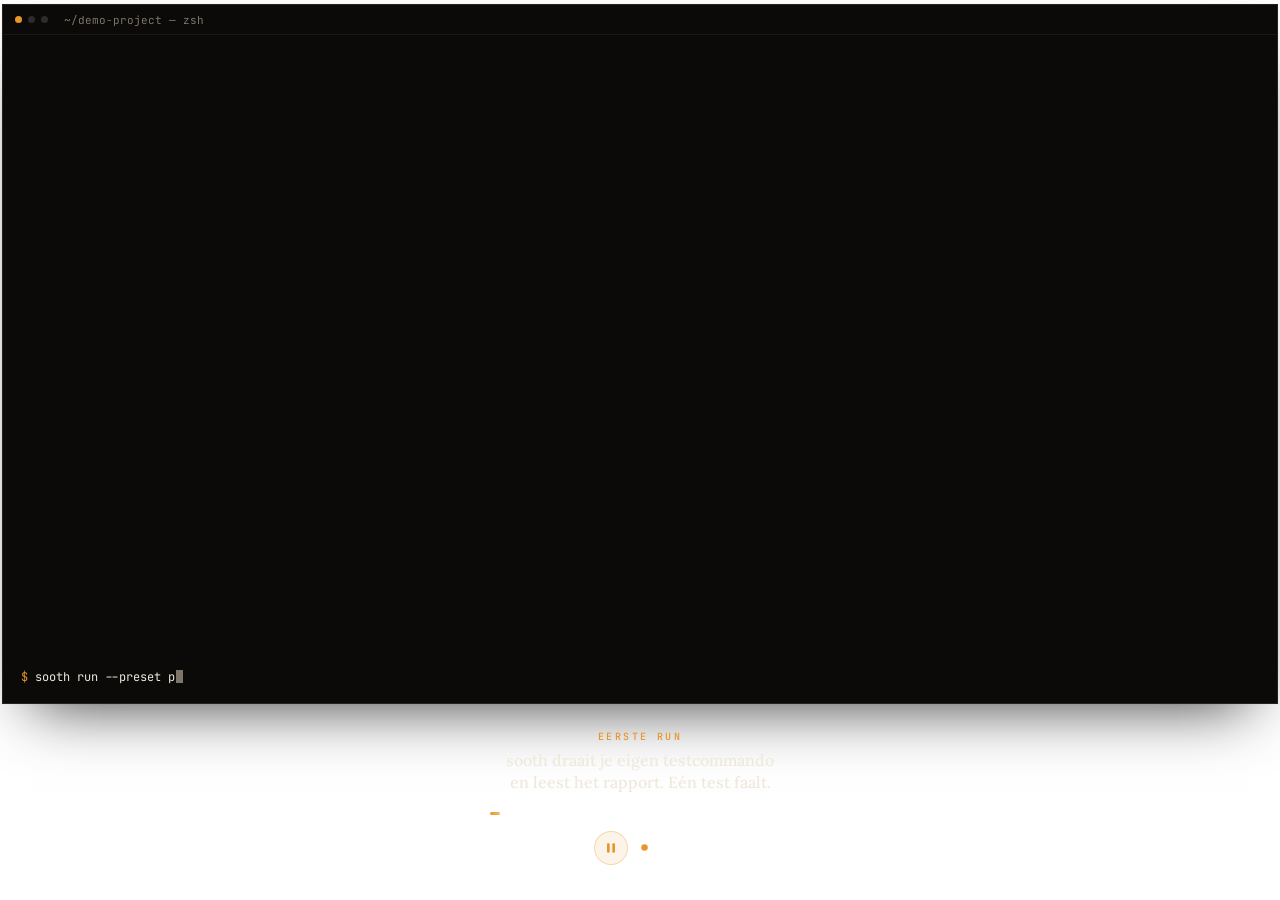
<file: demo/sooth-demo.html>
<!DOCTYPE html>
<html lang="nl">
<head>
<meta charset="UTF-8">
<meta name="viewport" content="width=device-width, initial-scale=1.0">
<meta name="robots" content="noindex, indexifembedded">
<title>sooth — Terminal Demo</title>
<meta name="description" content="Geanimeerde terminal-demo van sooth met echte output: een flaky test aantonen met run-history en --verify.">
<link rel="preconnect" href="https://fonts.googleapis.com">
<link rel="preconnect" href="https://fonts.gstatic.com" crossorigin>
<link href="https://fonts.googleapis.com/css2?family=Lora:ital,wght@0,400;0,500;1,400&family=JetBrains+Mono:wght@400;500&display=swap" rel="stylesheet">
<style>
  *, *::before, *::after { box-sizing: border-box; margin: 0; padding: 0; }
  :root {
    --amber: #E8962A; --ink: #efe8dc; --term-bg: #0b0a08;
    --t-text: #cfc6b6; --t-dim: #7d7568; --t-ok: #7fc96d; --t-bad: #e06c5a;
    --term-font: 12px; --controls-h: 190px;
  }
  html, body { height: 100%; overflow: hidden; background: transparent; font-family: 'Lora', Georgia, serif; color: var(--ink); -webkit-font-smoothing: antialiased; cursor: none; }
  .cursor-dot, .cursor-ring { position: fixed; top: 0; left: 0; border-radius: 50%; pointer-events: none; opacity: 0; transform: translate(-50%, -50%); will-change: transform, width, height; }
  .cursor-dot { width: 8px; height: 8px; background: var(--amber); z-index: 9999; transition: width .25s cubic-bezier(.2,.8,.2,1), height .25s cubic-bezier(.2,.8,.2,1), opacity .2s ease; }
  .cursor-ring { width: 34px; height: 34px; border: 1px solid rgba(232,150,42,.35); z-index: 9998; transition: width .3s cubic-bezier(.2,.8,.2,1), height .3s cubic-bezier(.2,.8,.2,1), border-color .25s ease, opacity .2s ease; }
  .cursor-dot.hov { width: 0; height: 0; }
  .cursor-ring.hov { width: 56px; height: 56px; border-color: rgba(232,150,42,.85); background: rgba(232,150,42,.08); }
  @media (hover: none), (max-width: 560px) { .cursor-dot, .cursor-ring { display: none; } html, body { cursor: auto; } }

  #stage { width: 100vw; height: 100vh; display: flex; flex-direction: column; align-items: stretch; padding: 4px 2px 6px; }
  #term { flex: 1 1 auto; min-height: 0; display: flex; flex-direction: column; background: var(--term-bg); border: 1px solid rgba(255,255,255,.10); box-shadow: 0 30px 60px -30px rgba(0,0,0,.8), 0 0 0 1px rgba(232,150,42,.06); overflow: hidden; cursor: none; }
  .term-bar { flex: 0 0 auto; height: 30px; display: flex; align-items: center; gap: 6px; padding: 0 12px; border-bottom: 1px solid rgba(255,255,255,.06); }
  .term-bar i { width: 7px; height: 7px; border-radius: 50%; background: rgba(255,255,255,.14); display: inline-block; }
  .term-bar i:first-child { background: var(--amber); }
  .term-bar span { margin-left: 10px; font-family: 'JetBrains Mono', ui-monospace, monospace; font-size: 11px; color: var(--t-dim); }
  #screen { flex: 1 1 auto; min-height: 0; overflow: hidden; padding: 16px 18px; font-family: 'JetBrains Mono', ui-monospace, monospace; font-size: var(--term-font); line-height: 1.7; color: var(--t-text); display: flex; flex-direction: column; justify-content: flex-end; }
  .ln { white-space: pre-wrap; overflow-wrap: anywhere; min-height: 1.7em; }
  .ln.ind { padding-left: 4ch; text-indent: -2ch; }
  .ln.gap { min-height: .6em; }
  .t-dim { color: var(--t-dim); } .t-prompt { color: var(--amber); } .t-ok { color: var(--t-ok); }
  .t-bad { color: var(--t-bad); } .t-warn { color: var(--amber); } .t-cmd { color: var(--ink); }
  .caret { display: inline-block; width: .6em; height: 1.1em; vertical-align: -0.18em; background: var(--t-dim); margin-left: 1px; animation: blink 1s steps(1) infinite; }
  @keyframes blink { 50% { opacity: 0; } }

  #under { flex: 0 0 var(--controls-h); display: flex; flex-direction: column; align-items: center; justify-content: flex-start; padding-top: 26px; }
  #caption-area { text-align: center; min-height: 62px; display: flex; flex-direction: column; align-items: center; gap: 6px; padding: 0 12px; max-width: 520px; }
  .caption-eyebrow { font-family: 'JetBrains Mono', ui-monospace, monospace; font-size: 10px; font-weight: 500; text-transform: uppercase; letter-spacing: 2.4px; color: var(--amber); opacity: 0; transform: translateY(4px); transition: opacity .35s ease, transform .35s ease; }
  .caption-main { font-size: 16px; font-weight: 500; line-height: 1.4; color: var(--ink); text-wrap: balance; opacity: 0; transform: translateY(6px); transition: opacity .35s ease .08s, transform .35s ease .08s; }
  .caption-eyebrow.show, .caption-main.show { opacity: 1; transform: translateY(0); }

  #progress-bar { width: min(300px, 80%); height: 3px; background: rgba(255,255,255,.08); border-radius: 3px; margin-top: 18px; position: relative; cursor: none; touch-action: pan-y; }
  #progress-bar::before { content: ''; position: absolute; left: 0; right: 0; top: -10px; bottom: -10px; }
  #progress-fill { height: 100%; width: 0%; background: linear-gradient(90deg, var(--amber), #f4b85f); border-radius: 3px; pointer-events: none; }
  #progress-thumb { position: absolute; top: 50%; left: 0%; width: 12px; height: 12px; border-radius: 50%; background: #fff; box-shadow: 0 1px 5px rgba(0,0,0,.55), 0 0 0 2px rgba(232,150,42,.55); transform: translate(-50%, -50%); opacity: 0; transition: opacity .2s ease, transform .15s ease; pointer-events: none; }
  #progress-bar:hover #progress-thumb, #progress-bar.scrubbing #progress-thumb { opacity: 1; }
  #progress-bar.scrubbing #progress-thumb { transform: translate(-50%, -50%) scale(1.15); }
  #controls { display: flex; align-items: center; gap: 14px; margin-top: 16px; }
  #play-toggle { width: 34px; height: 34px; border-radius: 50%; border: 1px solid rgba(232,150,42,.30); background: rgba(232,150,42,.10); color: var(--amber); display: flex; align-items: center; justify-content: center; cursor: none; padding: 0; transition: background .2s ease, border-color .2s ease, transform .15s ease; -webkit-tap-highlight-color: transparent; }
  #play-toggle:hover { background: rgba(232,150,42,.18); border-color: rgba(232,150,42,.5); }
  #play-toggle:active { transform: scale(.92); }
  #play-toggle:focus-visible { outline: 2px solid var(--amber); outline-offset: 2px; }
  #play-toggle svg { width: 16px; height: 16px; fill: currentColor; }
  #beat-dots { display: flex; gap: 5px; align-items: center; }
  .beat-dot { width: 5px; height: 5px; border-radius: 50%; background: rgba(255,255,255,.15); transition: background .3s ease, transform .3s ease; }
  .beat-dot.active { background: var(--amber); transform: scale(1.3); }
  @media (max-width: 560px) { :root { --term-font: 10.5px; --controls-h: 200px; } #screen { padding: 12px; } .caption-main { font-size: 15px; } }
  @media (prefers-reduced-motion: reduce) { .caret { animation: none; } .caption-eyebrow, .caption-main { transition: none; } }

  /* Light theme of the page that embeds this demo: dark text for the caption and the controls.
     The device itself (phone, browser, terminal) stays dark. */
  html.light .caption-eyebrow { color: #7d430a; }
  html.light .caption-main { color: #2b2218; }
  html.light #progress-bar { background: rgba(43,34,24,.14); }
  html.light #progress-thumb { background: #2b2218; }
  html.light .beat-dot { background: rgba(43,34,24,.22); }
  html.light .beat-dot.active { background: #a85f12; }
  html.light #play-toggle { color: #7d430a; border-color: rgba(125,67,10,.45); background: rgba(125,67,10,.08); }
  html.light #play-toggle:hover { background: rgba(125,67,10,.16); border-color: rgba(125,67,10,.6); }
/* Out of view in the portfolio: every animation holds still (see setAway in the script). */
html.away *, html.away *::before, html.away *::after{ animation-play-state:paused !important; }
</style>
<script>
/* The theme follows the page that embeds this demo: ?theme=light when it loads, a message when it switches. */
(function () {
  var set = function (t) { document.documentElement.classList.toggle('light', t === 'light'); };
  try { set(new URLSearchParams(location.search).get('theme')); } catch (e) {}
  window.addEventListener('message', function (e) { var d = e.data; if (d && d.type === 'portfolio-theme') set(d.theme); });
})();
</script>
</head>
<body>
<div class="cursor-ring" id="cring"></div>
<div class="cursor-dot" id="cdot"></div>
<div id="stage">
  <div id="term" role="img" aria-label="Terminal met echte output van sooth op een PHPUnit-project">
    <div class="term-bar"><i></i><i></i><i></i><span>~/demo-project — zsh</span></div>
    <div id="screen"></div>
  </div>
  <div id="under">
    <div id="caption-area" aria-live="polite">
      <div class="caption-eyebrow" id="cap-eyebrow"></div>
      <div class="caption-main" id="cap-main"></div>
    </div>
    <div id="progress-bar"><div id="progress-fill"></div><div id="progress-thumb"></div></div>
    <div id="controls">
      <button id="play-toggle" type="button" aria-label="Pauzeren"></button>
      <div id="beat-dots"></div>
    </div>
  </div>
</div>
<script>
'use strict';
/* Every output line is copied verbatim, colours included, from real sooth 0.3.4 runs on a
   small PHPUnit project: four steady tests, one test that fails at random, and one test that
   the latest commit (9cc8049) broke; the commit before it was green three times. Between the
   first and the second step three more runs happened, before the third one more. Only
   PHPUnit's own output is cut, shown as "…". */
const CMD_RUN    = 'sooth run --preset phpunit -- vendor/bin/phpunit';
const CMD_VERIFY = 'sooth run --verify --preset phpunit -- vendor/bin/phpunit';
const L = (...segs) => ({ segs });
const I = (...segs) => ({ segs, cls: 'ind' });
const beats = [
  { at: 0, eyebrow: 'Eerste run', caption: 'sooth draait je eigen testcommando en leest het rapport. Eén test faalt.', cmd: CMD_RUN, out: [
    L(['t-dim', '…']),
    L(["", "run 1/1: "], ["t-bad", "runner exit=1"], ["", " (92.31ms)"]),
    L(["", "tests: 6 total — "], ["t-ok", "5 passed"], ["", ", "], ["t-bad", "1 failed"], ["", ", 0 errors, 0 skipped"]),
    L(["t-bad", "1 failure — 1 new"]),
    I(["t-bad", "✗"], ["", " "], ["t-dim", "Tests."], ["", "MailTest::test_receipt_subject — "], ["t-bad", "new (nothing in history)"]),
    L(["t-bad", "result: ✗ FAILED — 1 of 1 runs failed (92.31ms total)"]),
  ]},
  { at: 6500, eyebrow: 'Geschiedenis', caption: 'Elke run komt in een lokaal logbestand. Na een paar runs is test_ships aantoonbaar flaky, en de mailtest faalt sinds commit 9cc8049.', cmd: CMD_RUN, out: [
    L(['t-dim', '…']),
    L(["", "run 1/1: "], ["t-bad", "runner exit=1"], ["", " (90.36ms)"]),
    L(["", "tests: 6 total — "], ["t-ok", "4 passed"], ["", ", "], ["t-bad", "2 failed"], ["", ", 0 errors, 0 skipped"]),
    L(["t-bad", "2 failures — 1 known flake, 1 regression"]),
    I(["t-bad", "▼"], ["", " "], ["t-dim", "Tests."], ["", "MailTest::test_receipt_subject — "], ["t-bad", "failing since 9cc8049 (the last 5 observed runs)"]),
    I(["t-warn", "~"], ["", " "], ["t-dim", "Tests."], ["", "OrderTest::test_ships — "], ["t-warn", "known flake (3 of 8 in history, 38%)"]),
    L(["t-bad", "result: ✗ FAILED — 1 of 1 runs failed (90.36ms total)"]),
  ]},
  { at: 14000, eyebrow: '--verify', caption: 'Met --verify draait sooth alleen de gefaalde tests opnieuw. De mailtest is echt kapot, test_ships niet.', cmd: CMD_VERIFY, out: [
    L(['t-dim', '…']),
    L(["", "run 1/1: "], ["t-bad", "runner exit=1"], ["", " (90.38ms)"]),
    L(["", "tests: 6 total — "], ["t-ok", "4 passed"], ["", ", "], ["t-bad", "2 failed"], ["", ", 0 errors, 0 skipped"]),
    L(["t-bad", "2 failures — 1 known flake, 1 regression"]),
    I(["t-bad", "▼"], ["", " "], ["t-dim", "Tests."], ["", "MailTest::test_receipt_subject — "], ["t-bad", "real (reproduced on re-run)"], ["", ", "], ["t-bad", "failing since 9cc8049 (the last 7 observed runs)"]),
    I(["t-warn", "~"], ["", " "], ["t-dim", "Tests."], ["", "OrderTest::test_ships — "], ["t-warn", "flaky or order-dependent (passed on re-run in isolation)"], ["", ", "], ["t-warn", "known flake (4 of 10 in history, 40%)"]),
    L(["t-bad", "result: ✗ FAILED — 1 of 1 runs failed (90.38ms total)"]),
  ]},
  { at: 22500, eyebrow: 'Exitcode', caption: 'Een falende test blijft een foutcode geven. sooth legt een fout uit, maar verbergt hem niet.', keep: true, cmd: 'echo $?', out: [
    L(['t-bad', '1']),
  ]},
  { at: 27000, eyebrow: 'sooth history', caption: 'Wat sooth tot nu toe weet, zonder iets te draaien. Geen server, geen account.', cmd: 'sooth history', out: [
    L(["t-bad", "flaky per history (mixed outcomes on one commit):"]),
    I(["", "1. "], ["t-warn", "~"], ["", " "], ["t-dim", "Tests."], ["", "OrderTest::test_ships "], ["t-bad", "failed 4 of 10 observed runs (40%)"]),
    L(["t-bad", "failing since a commit boundary:"]),
    I(["t-bad", "▼"], ["", " "], ["t-dim", "Tests."], ["", "MailTest::test_receipt_subject "], ["t-dim", "(since 9cc8049, failed the last 7 observed runs)"]),
    L(["", "history now holds 60 observations"]),
  ]},
];
const TOTAL = 34000;

const reduceMotion = window.matchMedia('(prefers-reduced-motion: reduce)').matches;
const screenEl = document.getElementById('screen');
const capEye = document.getElementById('cap-eyebrow');
const capMain = document.getElementById('cap-main');
const fill = document.getElementById('progress-fill');
const thumb = document.getElementById('progress-thumb');
const dotsWrap = document.getElementById('beat-dots');
const dots = beats.map(() => { const d = document.createElement('div'); d.className = 'beat-dot'; dotsWrap.appendChild(d); return d; });

function lineEl(line) {
  const el = document.createElement('div');
  el.className = 'ln' + (line.cls ? ' ' + line.cls : '');
  line.segs.forEach(([cls, text]) => { const s = document.createElement('span'); if (cls) s.className = cls; s.textContent = text; el.appendChild(s); });
  return el;
}
function promptLine(text) {
  const el = document.createElement('div');
  el.className = 'ln';
  el.innerHTML = '<span class="t-prompt">$ </span><span class="t-cmd"></span><span class="caret"></span>';
  el.querySelector('.t-cmd').textContent = text || '';
  return el;
}
function gap() { const el = document.createElement('div'); el.className = 'ln gap'; return el; }
function trimScreen() { while (screenEl.children.length > 40) screenEl.removeChild(screenEl.firstChild); }
function setCaption(eyebrow, main) {
  capEye.classList.remove('show'); capMain.classList.remove('show');
  setTimeout(() => { capEye.textContent = eyebrow; capMain.textContent = main; capEye.classList.add('show'); capMain.classList.add('show'); }, reduceMotion ? 0 : 160);
}

// The page that embeds this demo passes its language (&lang=en on load, a 'portfolio-lang' message on a
// switch). The captions are written in Dutch above; DEMO_EN holds their English versions.
const DEMO_EN = {
 "Eerste run": "First run",
 "sooth draait je eigen testcommando en leest het rapport. Eén test faalt.": "sooth runs your own test command and reads the report. One test fails.",
 "Geschiedenis": "History",
 "Elke run komt in een lokaal logbestand. Na een paar runs is test_ships aantoonbaar flaky, en de mailtest faalt sinds commit 9cc8049.": "Every run goes into a local log file. After a few runs test_ships is provably flaky, and the mail test fails since commit 9cc8049.",
 "Met --verify draait sooth alleen de gefaalde tests opnieuw. De mailtest is echt kapot, test_ships niet.": "With --verify, sooth re-runs only the failed tests. The mail test is really broken, test_ships is not.",
 "Exitcode": "Exit code",
 "Een falende test blijft een foutcode geven. sooth legt een fout uit, maar verbergt hem niet.": "A failing test still gives an error code. sooth explains a failure, but does not hide it.",
 "Wat sooth tot nu toe weet, zonder iets te draaien. Geen server, geen account.": "What sooth knows so far, without running anything. No server, no account."
};
let demoLang = (() => { try { return new URLSearchParams(location.search).get('lang') === 'en' ? 'en' : 'nl'; } catch (e) { return 'nl'; } })();
document.documentElement.lang = demoLang;
const setCaptionNl = setCaption;
let lastCaption = null;
const tr = (t) => (demoLang === 'en' && DEMO_EN[t]) || t;
setCaption = function (eyebrow, main) { lastCaption = [eyebrow, main]; setCaptionNl(tr(eyebrow), tr(main)); };
window.addEventListener('message', (e) => {
  const d = e.data;
  if (!d || d.type !== 'portfolio-lang') return;
  demoLang = d.lang === 'en' ? 'en' : 'nl'; document.documentElement.lang = demoLang;
  if (lastCaption) setCaptionNl(tr(lastCaption[0]), tr(lastCaption[1]));
});

let renderToken = 0;
const wait = (ms) => new Promise(r => setTimeout(r, ms));
function clearCarets() { screenEl.querySelectorAll('.caret').forEach(c => c.remove()); }
function renderInstant(beat) {
  const p = promptLine(beat.cmd); p.querySelector('.caret').remove(); screenEl.appendChild(p);
  beat.out.forEach(l => screenEl.appendChild(lineEl(l)));
}
async function renderBeat(idx, animate) {
  const token = ++renderToken;
  const beat = beats[idx];
  const alive = () => token === renderToken;
  screenEl.innerHTML = '';
  if (beat.keep) { renderInstant(beats[idx - 1]); screenEl.appendChild(gap()); }
  setCaption(beat.eyebrow, beat.caption);
  dots.forEach((d, i) => d.classList.toggle('active', i === idx));
  if (!animate || reduceMotion) { renderInstant(beat); screenEl.appendChild(promptLine('')); return; }
  const p = promptLine(''); screenEl.appendChild(p);
  const cmdEl = p.querySelector('.t-cmd');
  await wait(450);
  for (const ch of beat.cmd) { if (!alive()) return; cmdEl.textContent += ch; await wait(22 + Math.random() * 26); }
  await wait(350);
  if (!alive()) return;
  clearCarets();
  for (const line of beat.out) { if (!alive()) return; screenEl.appendChild(lineEl(line)); trimScreen(); await wait(170); }
  if (!alive()) return;
  screenEl.appendChild(promptLine(''));
}

let elapsed = 0, lastNow = null, currentBeat = -1, paused = false, seeking = false, rafHandle = null, away = false, begun = false;
function updateProgress() { const pct = Math.min(100, (elapsed / TOTAL) * 100); fill.style.width = pct + '%'; thumb.style.left = pct + '%'; }
function tick(now) {
  rafHandle = null;
  if (away) return;   // out of view: the loop stops here, setAway starts it again
  if (lastNow === null) lastNow = now;
  const delta = Math.min(now - lastNow, 100); lastNow = now;   // a long gap (out of view, another tab) is not demo time
  if (!paused && !seeking) elapsed += delta;
  for (let i = 0; i < beats.length; i++) if (elapsed >= beats[i].at && currentBeat < i) { currentBeat = i; renderBeat(i, true); }
  updateProgress();
  if (elapsed >= TOTAL && !seeking) { elapsed = 0; currentBeat = -1; }
  rafHandle = requestAnimationFrame(tick);
}
function seekTo(fraction) {
  fraction = Math.max(0, Math.min(1, fraction));
  elapsed = Math.min(fraction * TOTAL, TOTAL - 50);
  let idx = 0;
  for (let i = 0; i < beats.length; i++) if (elapsed >= beats[i].at) idx = i;
  if (idx !== currentBeat) { currentBeat = idx; renderBeat(idx, false); }
  updateProgress();
}

const PAUSE_ICON = '<svg viewBox="0 0 24 24" aria-hidden="true"><rect x="6" y="5" width="4" height="14" rx="1.2"/><rect x="14" y="5" width="4" height="14" rx="1.2"/></svg>';
const PLAY_ICON = '<svg viewBox="0 0 24 24" aria-hidden="true"><path d="M8 5v14l11-7z"/></svg>';
const playToggle = document.getElementById('play-toggle');
function setPaused(p) { paused = p; playToggle.innerHTML = paused ? PLAY_ICON : PAUSE_ICON; playToggle.setAttribute('aria-label', paused ? 'Afspelen' : 'Pauzeren'); }
playToggle.addEventListener('click', (e) => { e.stopPropagation(); setPaused(!paused); });
document.getElementById('term').addEventListener('click', () => setPaused(!paused));

const progressBar = document.getElementById('progress-bar');
const seekFromClientX = (x) => { const r = progressBar.getBoundingClientRect(); seekTo((x - r.left) / r.width); };
// A finger (or pen) that lands on the bar is usually scrolling the page past the demo. So it
// only scrubs once it moves sideways, and a plain tap jumps to that spot; up-and-down swipes are
// left to the page (touch-action: pan-y). A mouse scrubs from the first press, as before.
let touchStart = null, tapPending = false, scrubId = null;
const beginScrub = (e) => {
  seeking = true;
  scrubId = e.pointerId;
  progressBar.classList.add('scrubbing');
  try { progressBar.setPointerCapture(e.pointerId); } catch (_) {}
  seekFromClientX(e.clientX);
};
progressBar.addEventListener('pointerdown', (e) => {
  if (e.pointerType !== 'mouse') {                 // finger or pen: wait and see what it does
    if (seeking || touchStart) return;             // one pointer at a time
    touchStart = { id: e.pointerId, x: e.clientX, y: e.clientY };
    tapPending = true;
    return;
  }
  tapPending = false;
  e.preventDefault();
  beginScrub(e);
});
progressBar.addEventListener('pointermove', (e) => {
  if (touchStart && e.pointerId === touchStart.id && !seeking) {
    const dx = Math.abs(e.clientX - touchStart.x), dy = Math.abs(e.clientY - touchStart.y);
    if (dx > 6 || dy > 6) tapPending = false;
    if (dx > 8 && dx > dy) { touchStart = null; beginScrub(e); }
    return;
  }
  if (seeking && e.pointerId === scrubId) seekFromClientX(e.clientX);
});
const endScrub = () => { if (!seeking) return; seeking = false; progressBar.classList.remove('scrubbing'); };
const release = (e, cancelled) => {
  if (touchStart && e.pointerId === touchStart.id) { touchStart = null; if (cancelled) tapPending = false; }
  if (seeking && e.pointerId === scrubId) { scrubId = null; endScrub(); }
};
progressBar.addEventListener('pointerup', (e) => release(e, false));
progressBar.addEventListener('pointercancel', (e) => release(e, true));   // the page took the gesture
// The browser sends no click for a tap that only stops a scroll, so this is a deliberate tap.
progressBar.addEventListener('click', (e) => { if (!tapPending) return; tapPending = false; e.stopPropagation(); seekFromClientX(e.clientX); });

(() => {
  if (window.matchMedia('(hover: none)').matches) return;
  const dot = document.getElementById('cdot'), ring = document.getElementById('cring');
  let x = innerWidth / 2, y = innerHeight / 2, rx = x, ry = y, tx = x, ty = y;
  // Frames only run while the ring is still catching up with the pointer.
  let moving = false;
  const kick = () => { if (!moving) { moving = true; requestAnimationFrame(loop); } };
  window.addEventListener('mousemove', (e) => { tx = e.clientX; ty = e.clientY; kick(); });
  const loop = () => { x += (tx - x) * 0.9; y += (ty - y) * 0.9; rx += (tx - rx) * 0.18; ry += (ty - ry) * 0.18;
    dot.style.transform = `translate(${x}px,${y}px) translate(-50%,-50%)`; ring.style.transform = `translate(${rx}px,${ry}px) translate(-50%,-50%)`;
    if (Math.abs(tx - rx) + Math.abs(ty - ry) < 0.05) { moving = false; return; }
    requestAnimationFrame(loop); };
  kick();
  const hovSel = '#term, #progress-bar, #play-toggle';
  document.addEventListener('mouseover', (e) => { if (e.target.closest(hovSel)) { dot.classList.add('hov'); ring.classList.add('hov'); } });
  document.addEventListener('mouseout', (e) => { if (e.target.closest(hovSel)) { dot.classList.remove('hov'); ring.classList.remove('hov'); } });
  document.addEventListener('mouseleave', () => { dot.style.opacity = 0; ring.style.opacity = 0; });
  document.addEventListener('mouseenter', () => { dot.style.opacity = 1; ring.style.opacity = 1; });
})();

playToggle.innerHTML = PAUSE_ICON;
const qBeat = new URLSearchParams(location.search).get('beat');
if (qBeat !== null) { setPaused(true); seekTo(beats[Math.min(beats.length - 1, +qBeat)].at / TOTAL + 0.001); }
else if (reduceMotion) { setPaused(true); seekTo(beats[2].at / TOTAL + 0.001); }

// Out of view (scrolled away in the portfolio): stop the clock and the frame loop, so the page
// around the demo scrolls freely. The demo carries on from the same moment when it is back.
function setAway(a) {
  if (a === away) return;
  away = a;
  document.documentElement.classList.toggle('away', a);
  if (!a) lastNow = null;   // also when a frame is still waiting: it must not count the time away
  if (!a && begun && !rafHandle) rafHandle = requestAnimationFrame(tick);
}
if ('IntersectionObserver' in window) {
  new IntersectionObserver((es) => setAway(!es[es.length - 1].isIntersecting)).observe(document.documentElement);
}
begun = true;
rafHandle = requestAnimationFrame(tick);
</script>
</body>
</html>
</file>
<file: assets/pages.css>
/* Shared styles for the pages next to the home page: the case studies and the articles.
   Same tokens, fonts and radius scale as index.html; light is the default theme there and here. */
:root{
  --bg:#0d0b09; --bg-2:#111008; --bg-3:#16140f;
  --ink:#efe8dc; --ink-dim:#a59b88; --ink-mute:#8f8572;
  --rule:#2a2620; --rule-2:#1d1a14;
  --amber:#e8962a; --amber-2:#f5a623; --amber-soft:rgba(232,150,42,.14);
  --tile:#0d0b09; --step-fill:rgba(255,255,255,.02);
  --btn-line:rgba(232,150,42,.42); --btn-fill:rgba(232,150,42,.12); --on-amber:#0d0b08;
  --code-bg:#16140f;
  --r:14px; --r-in:8px; --r-xs:5px;
  --edge:#40392f;   /* the edge of cards and buttons in dark: 1.7:1 on the page (--rule-2 was 1.1:1) */
}
html.light{
  --bg:#ebe2cc; --bg-2:#e3d9c0; --bg-3:#dbcfb2;
  --ink:#241c13; --ink-dim:#473b2d; --ink-mute:#55493a;
  --rule:#a8966e; --rule-2:#c2b28c;
  --amber:#733c07; --amber-2:#d98628; --amber-soft:rgba(182,106,21,.10);
  --tile:#f3ecda; --step-fill:rgba(255,255,255,.32);
  --btn-line:rgba(115,60,7,.42); --btn-fill:rgba(115,60,7,.11); --on-amber:#faf4e6;
  --code-bg:#f3ecda;
  --edge:var(--rule-2);
}
*{box-sizing:border-box;margin:0;padding:0}
html{overflow-x:clip;-webkit-text-size-adjust:100%;}
html,body{background:var(--bg);color:var(--ink);}
body{
  font-family:'Lora',Georgia,serif;font-size:17px;line-height:1.65;
  -webkit-font-smoothing:antialiased;text-rendering:optimizeLegibility;overflow-x:clip;
  min-height:100vh;display:flex;flex-direction:column;
}
main{flex:1 0 auto;padding:80px 0 96px;}   /* room for the fixed bar, and the space above the footer */
body{background:var(--surface-layers), var(--bg);}
a{color:inherit}
code{font-family:'JetBrains Mono',ui-monospace,monospace;font-size:.88em;color:var(--ink);}
:focus-visible{outline:1px solid var(--amber);outline-offset:3px;}
.skip{position:absolute;left:-9999px;top:0;}
.skip:focus{left:16px;top:12px;z-index:10;background:var(--bg);padding:8px 12px;border-radius:var(--r-in);}

.wrap{max-width:1560px;margin:0 auto;padding:0 80px;}   /* the content column of index.html: 1400px, 80px from the edges, the bar's width */
.wrap--prose{max-width:920px;}
@media (max-width:900px){ .wrap{padding:0 28px;} }
@media (max-width:600px){ .wrap{padding:0 20px;} }

/* ---------- breadcrumb ---------- */
.crumbs{margin-top:28px;font-family:'Space Grotesk',sans-serif;font-size:12px;letter-spacing:.06em;color:var(--ink-mute);}
.crumbs ol{list-style:none;display:flex;flex-wrap:wrap;gap:6px;}
.crumbs li + li::before{content:"/";margin-right:6px;color:var(--rule);}
.crumbs a{color:var(--ink-dim);text-decoration:none;}
.crumbs a:hover{color:var(--amber);text-decoration:underline;text-underline-offset:3px;}

/* ---------- page head ---------- */
.page-head{padding:44px 0 8px;}
.eyebrow{font-family:'Space Grotesk',sans-serif;font-size:12px;letter-spacing:.28em;text-transform:uppercase;color:var(--amber);}
h1{font-family:'Space Grotesk',sans-serif;font-weight:500;font-size:clamp(38px,6vw,64px);line-height:1.02;letter-spacing:-.025em;color:var(--ink);margin-top:14px;}
h1 .year{color:var(--ink-mute);font-family:'Lora',serif;font-style:italic;font-weight:400;font-size:.36em;letter-spacing:0;}
.tags{display:flex;flex-wrap:wrap;gap:8px;margin-top:24px;}
.tag{font-family:'Space Grotesk',sans-serif;font-size:11px;letter-spacing:.16em;text-transform:uppercase;
  color:var(--ink-dim);border:1px solid var(--edge);border-radius:var(--r-xs);padding:6px 10px;}
.meta{display:flex;flex-wrap:wrap;gap:12px 40px;margin-top:26px;}
.meta div{display:flex;flex-direction:column;gap:4px;}
.meta dt{font-family:'Space Grotesk',sans-serif;font-size:11px;letter-spacing:.2em;text-transform:uppercase;color:var(--ink-mute);}
.meta dd{font-family:'Space Grotesk',sans-serif;font-size:15px;color:var(--ink);}

/* the same link buttons as on the project cards */
.ctas{display:grid;grid-template-columns:repeat(auto-fit,minmax(260px,1fr));gap:10px;margin-top:30px;max-width:720px;}
.cta{display:flex;align-items:center;gap:14px;padding:12px 14px;border:1px solid var(--edge);border-radius:var(--r-in);
  color:var(--ink);text-decoration:none;transition:border-color .2s ease, background .2s ease;}
.cta:hover{border-color:var(--amber);background:var(--amber-soft);}
.cta-icon{flex:0 0 auto;width:28px;height:28px;display:inline-flex;align-items:center;justify-content:center;color:var(--amber);}
.cta-text{display:flex;flex-direction:column;gap:2px;min-width:0;}
.cta-label{font-family:'Space Grotesk',sans-serif;font-size:11px;letter-spacing:.18em;text-transform:uppercase;color:var(--ink);}
.cta-sub{font-family:'Space Grotesk',sans-serif;font-size:11px;letter-spacing:.1em;color:var(--ink-dim);overflow-wrap:anywhere;}

/* ---------- articles ---------- */
.article-list{list-style:none;margin-top:36px;display:grid;gap:12px;}
.article-list a{display:block;padding:22px 24px;border:1px solid var(--edge);border-radius:var(--r);text-decoration:none;transition:border-color .2s ease, background .2s ease;}
.article-list a:hover{border-color:var(--amber);background:var(--amber-soft);}
.article-list .al-date{font-family:'Space Grotesk',sans-serif;font-size:12px;letter-spacing:.14em;text-transform:uppercase;color:var(--ink-mute);}
.article-list .al-title{display:block;margin-top:8px;font-family:'Space Grotesk',sans-serif;font-weight:500;font-size:22px;line-height:1.25;color:var(--ink);}
.article-list .al-desc{display:block;margin-top:8px;font-size:16px;color:var(--ink-dim);}

.byline{margin-top:18px;font-family:'Space Grotesk',sans-serif;font-size:13px;letter-spacing:.04em;color:var(--ink-mute);}
.byline a{color:var(--ink-dim);}
.prose{margin-top:36px;}
.prose > * + *{margin-top:18px;}
.prose h2{font-family:'Space Grotesk',sans-serif;font-weight:500;font-size:24px;line-height:1.25;letter-spacing:-.01em;color:var(--ink);margin-top:44px;}
.prose p, .prose li{color:var(--ink-dim);}
.prose strong{color:var(--ink);font-weight:500;}
.prose ul{padding-left:22px;}
.prose li + li{margin-top:8px;}
.prose a{color:var(--amber);text-decoration:underline;text-decoration-thickness:1px;text-underline-offset:3px;}
.prose pre{background:var(--code-bg);border:1px solid var(--rule-2);border-radius:var(--r-in);padding:16px 18px;overflow-x:auto;
  font-family:'JetBrains Mono',ui-monospace,monospace;font-size:13px;line-height:1.6;color:var(--ink);}
.prose pre code{font-size:inherit;}
.prose .src{font-family:'Space Grotesk',sans-serif;font-size:12px;letter-spacing:.02em;color:var(--ink-mute);margin-top:8px;}

/* ---------- smaller screens ---------- */
@media (max-width:700px){
  /* phones: the page head, tags, meta and buttons are centred and full width; running text stays left */
  .crumbs ol{justify-content:center;}
  .page-head{text-align:center;padding-top:32px;}
  .tags, .meta{justify-content:center;}
  .meta{gap:14px 28px;}
  .meta div{align-items:center;}
  .ctas{grid-template-columns:1fr;max-width:none;}
  .prose h2{font-size:21px;}
  .prose pre{font-size:12px;padding:14px;}
  .article-list a{padding:18px;}
}
@media (prefers-reduced-motion:reduce){ *{transition:none !important;} }

/* >>> copied from index.html by gen_chrome_css.py: the top bar, its menus and the footer. Do not edit here; re-run it. */
/* --- top bar, base --- */
  .topbar{
    position:fixed;top:0;left:0;right:0;z-index:55;
    display:flex;align-items:center;justify-content:space-between;
    padding:22px 40px;
    font-family:'Space Grotesk',sans-serif;
    font-size:12px;letter-spacing:.18em;text-transform:uppercase;
    color:var(--ink-dim);
  }
  .topbar .mark{
    display:flex;align-items:center;gap:10px;color:var(--ink);
    font-weight:500;cursor:pointer;position:relative;
  }
  .topbar .mark-in{ display:flex; align-items:center; gap:10px; }
  @keyframes hint-tap{
    0%   { opacity:0;   transform:translateY(12px); }
    18%  { opacity:1;   transform:translateY(12px); }
    42%  { opacity:1;   transform:translateY(0) scale(0.92); }
    60%  { opacity:1;   transform:translateY(12px); }
    84%  { opacity:1;   transform:translateY(12px); }
    100% { opacity:0;   transform:translateY(12px); }
  }
  /* The pulse is a ring that grows and fades. It only changes transform and opacity, so the
     browser animates it without repainting the bar on every frame. */
  .topbar .mark .dot{width:6px;height:6px;background:var(--amber);border-radius:50%;display:inline-block;position:relative;animation:dot-pulse 2.4s ease-in-out infinite;}
  .topbar .mark .dot::before{content:"";position:absolute;inset:0;border-radius:50%;background:rgba(232,150,42,.5);animation:dot-ring 2.4s ease-in-out infinite;}
  .topbar .mark .dot::after{content:"";position:absolute;inset:0;border-radius:50%;background:inherit;}   /* the dot again, on top: at rest the ring is hidden behind it */
  @keyframes dot-pulse{ 0%,100%{opacity:1;} 50%{opacity:.7;} }
  @keyframes dot-ring{ 0%,100%{transform:scale(1);opacity:1;} 50%{transform:scale(2.67);opacity:0;} }
  .topbar nav{display:flex;gap:28px;position:absolute;left:50%;transform:translateX(-50%);}
  .topbar nav a{
    color:var(--ink-dim);text-decoration:none;position:relative;
    transition:color .3s ease;
    display:inline-flex;align-items:baseline;gap:0;
  }
  .topbar nav a:hover{color:var(--ink);}
  .topbar nav a.active{color:var(--ink);}
  .topbar nav a.active::before{opacity:1;}
  .topbar nav a::before{
    content:attr(data-num);
    color:var(--amber);opacity:.65;margin-right:8px;
    font-variant-numeric:tabular-nums;
    transition:opacity .3s ease;
  }
  /* --- Keyboard-shortcut hint on hover --- */
  .topbar nav a::after{
    content:attr(data-kbd);
    margin-left:6px;
    font-family:'JetBrains Mono', ui-monospace, monospace;
    color:var(--amber);
    font-size:11px;
    letter-spacing:0; text-transform:none;
    background:rgba(232,150,42,0.10);
    border:1px solid rgba(232,150,42,0.3);
    border-radius:3px;
    padding:1px 5px;
    opacity:0; transform:translateY(-3px);
    transition:opacity .2s ease, transform .2s ease;
    vertical-align:middle;
  }
  .topbar nav a:hover::after{ opacity:1; transform:translateY(0); }
  @media (max-width:720px){ .topbar nav{display:none} .topbar{padding:18px 22px} }

  .topbar-right{ display:flex; align-items:center; gap:8px; }

/* --- search button --- */
  /* --- Search trigger pill --- */
  .cp-trigger{
    display:flex; align-items:center; gap:7px;
    height:28px; padding:0 10px 0 9px;
    background:rgba(255,255,255,0.03);
    border:1px solid var(--rule);
    border-radius:5px;
    cursor:pointer;
    font-family:'JetBrains Mono', ui-monospace, monospace;
    font-size:11px; color:var(--ink-mute);
    transition:border-color .2s ease, color .2s ease, background .2s ease;
    white-space:nowrap;
    letter-spacing:.01em;
    position:relative; z-index:2;
  }
  .cp-trigger:hover{
    border-color:rgba(232,150,42,0.55);
    color:var(--ink-dim);
    background:rgba(232,150,42,0.04);
  }
  .cp-trigger svg{ opacity:.45; flex-shrink:0; transition:opacity .2s; }
  .cp-trigger:hover svg{ opacity:.75; }
  .cp-trigger-kbd{
    margin-left:2px;
    font-size:11px; color:var(--amber);
    background:var(--amber-soft);
    border:1px solid rgba(232,150,42,0.28);
    border-radius:3px;
    padding:1px 5px;
    line-height:1.4;
  }
  html.light .cp-trigger{ background:rgba(255,255,255,0.28); border-color:var(--rule); }
  html.light .cp-trigger:hover{ border-color:var(--amber); background:rgba(182,106,21,0.06); }
  @media (max-width:920px){ .cp-trigger .cp-trigger-label{ display:none; } }
  @media (max-width:720px){ .cp-trigger{ display:none; } }

/* --- command palette --- */
  /* --- Command palette --- */
  .cp-root{
    position:fixed; inset:0; z-index:100;
    display:flex; align-items:flex-start; justify-content:center;
    padding-top:12vh;
    opacity:0; pointer-events:none; visibility:hidden;
    transition:opacity .2s ease, visibility 0s linear .2s;
  }
  .cp-root.open{ opacity:1; pointer-events:auto; visibility:visible; transition:opacity .2s ease; }
  .cp-scrim{
    position:absolute; inset:0;
    background:rgba(5,4,3,0.75);
    backdrop-filter:blur(6px);
  }
  .cp-modal{
    position:relative; z-index:2;
    width:min(560px, 92vw);
    background:#141108;
    border:1px solid rgba(232,150,42,0.25);
    box-shadow:0 24px 80px rgba(0,0,0,.6), 0 0 0 1px rgba(232,150,42,0.04);
    font-family:'JetBrains Mono', ui-monospace, monospace;
    transform:translateY(-6px);
    transition:transform .2s ease;
  }
  .cp-root.open .cp-modal{ transform:translateY(0); }
  .cp-head{
    display:flex; align-items:center; gap:12px;
    padding:16px 18px;
    border-bottom:1px solid rgba(255,255,255,0.06);
  }
  .cp-prompt{ color:var(--amber); font-size:14px; }
  .cp-input{
    flex:1; background:transparent; border:0; outline:0;
    color:var(--ink); font:inherit; font-size:14px;
  }
  .cp-input::placeholder{ color:var(--ink-mute); }
  .cp-hint{
    font-size:11px; color:var(--ink-mute);
    border:1px solid rgba(255,255,255,0.12);
    padding:2px 6px; letter-spacing:.05em;
  }
  .cp-list{
    list-style:none; margin:0; padding:8px 0;
    max-height:50vh; overflow-y:auto;
  }
  .cp-list li{
    padding:10px 18px;
    display:flex; align-items:center; gap:14px;
    cursor:pointer; color:var(--ink-dim);
    font-size:13px;
    border-left:2px solid transparent;
  }
  .cp-list li .cp-ico{ color:var(--amber); width:16px; opacity:.7; }
  .cp-list li .cp-desc{ color:var(--ink-mute); font-size:11px; margin-left:auto; }
  .cp-list li.active,
  .cp-list li:hover{
    background:rgba(232,150,42,0.08);
    color:var(--ink);
    border-left-color:var(--amber);
  }
  .cp-list li.active .cp-desc{ color:var(--amber); }
  .cp-foot{
    display:flex; gap:18px; justify-content:flex-end;
    padding:10px 18px;
    border-top:1px solid rgba(255,255,255,0.06);
    font-size:11px; color:var(--ink-mute);
  }
  .cp-foot kbd{
    background:rgba(255,255,255,0.06);
    padding:1px 6px; border-radius:2px;
    margin-right:4px; color:var(--ink-dim);
    font-family:inherit;
  }

/* --- copy confirmation --- */
  /* --- Copy confirm --- */
  .copy-confirm{
    position:fixed; bottom:32px; right:32px; z-index:9999;
    font-family:'JetBrains Mono', ui-monospace, monospace;
    font-size:11px; letter-spacing:.12em; text-transform:uppercase;
    color:#0d0b08; background:#7fc96d;
    padding:10px 18px;
    opacity:0;
    transform:translateY(8px);
    transition:opacity .3s ease, transform .3s ease;
    pointer-events:none;
  }
  .copy-confirm.visible{ opacity:1; transform:translateY(0); }

/* --- mobile nav, light --- */
  html.light .mobile-nav{
    background:rgba(235,226,204,.98);
  }

/* --- paper texture (light) --- */
  html.light{
    --paper:url("data:image/svg+xml;utf8,<svg xmlns='http://www.w3.org/2000/svg' width='800' height='800' viewBox='0 0 800 800'><defs><filter id='g' x='0' y='0' width='100%25' height='100%25'><feTurbulence type='fractalNoise' baseFrequency='0.85' numOctaves='2' seed='4' stitchTiles='stitch'/><feColorMatrix values='0 0 0 0 0.34  0 0 0 0 0.25  0 0 0 0 0.13  0 0 0 0.55 0'/></filter><filter id='h' x='0' y='0' width='100%25' height='100%25'><feTurbulence type='fractalNoise' baseFrequency='0.008 0.42' numOctaves='2' seed='9' stitchTiles='stitch'/><feColorMatrix values='0 0 0 0 0.34  0 0 0 0 0.25  0 0 0 0 0.13  0 0 0 3.4 -2.05'/></filter><filter id='v' x='0' y='0' width='100%25' height='100%25'><feTurbulence type='fractalNoise' baseFrequency='0.5 0.01' numOctaves='2' seed='21' stitchTiles='stitch'/><feColorMatrix values='0 0 0 0 0.34  0 0 0 0 0.25  0 0 0 0 0.13  0 0 0 3.4 -2.15'/></filter></defs><rect width='800' height='800' filter='url(%23g)' opacity='0.2'/><rect width='800' height='800' filter='url(%23h)' opacity='0.07'/><rect width='800' height='800' filter='url(%23v)' opacity='0.04'/></svg>");
    --scratches:url("data:image/svg+xml;utf8,<svg xmlns='http://www.w3.org/2000/svg' width='1400' height='1000' viewBox='0 0 1400 1000' fill='none' stroke='%235a4326' stroke-linecap='round'><path d='M60 210 Q300 150 620 96' stroke-width='0.7' opacity='0.17'/><path d='M240 760 Q520 690 900 640' stroke-width='0.6' opacity='0.14'/><path d='M820 330 Q1010 300 1330 214' stroke-width='0.8' opacity='0.16'/><path d='M980 880 Q1150 850 1360 790' stroke-width='0.5' opacity='0.12'/><path d='M130 480 Q230 462 380 420' stroke-width='0.5' opacity='0.11'/><path d='M560 520 Q700 470 760 452' stroke-width='0.6' opacity='0.12'/><path d='M1040 560 Q1100 548 1230 500' stroke-width='0.5' opacity='0.1'/><path d='M400 950 Q470 930 610 884' stroke-width='0.5' opacity='0.1'/></svg>");
    --paper-layers: var(--paper) 0 0 / 800px 800px;   /* calmer paper: no scratches, faint fibre */
  }

/* --- settings menu, menu toggle, mobile nav --- */
  /* --- Settings dropdown --- */
  .settings-wrap{ position:relative; }
  .settings-btn{
    background:transparent;border:none;padding:4px;
    color:var(--ink-mute);cursor:pointer;
    display:flex;align-items:center;
    transition:color .2s ease;
  }
  .settings-btn:hover{ color:var(--amber); }
  .settings-dropdown{
    position:absolute;top:calc(100% + 12px);right:0;
    background:var(--bg-2);
    border:1px solid var(--rule);
    border-radius:6px;
    padding:14px 16px;
    min-width:160px;
    font-family:'Space Grotesk',sans-serif;
    font-size:11px;letter-spacing:.12em;text-transform:uppercase;
    opacity:0;pointer-events:none;visibility:hidden;
    transform:translateY(-6px);
    transition:opacity .2s ease, transform .2s ease, visibility 0s linear .2s;
    z-index:100;
  }
  .settings-dropdown.open{ opacity:1;pointer-events:auto;visibility:visible;transform:translateY(0);transition:opacity .2s ease, transform .2s ease, visibility 0s; }
  .sd-group{ display:flex;flex-direction:column;gap:8px; }
  .sd-label{ color:var(--ink-mute);font-size:11px;letter-spacing:.2em; }
  .sd-options{ display:flex;align-items:center;gap:8px; }
  .sd-sep{ color:var(--rule); }
  .sd-opt{
    background:transparent;border:none;padding:0;
    font-family:'Space Grotesk',sans-serif;
    font-size:11px;letter-spacing:.12em;text-transform:uppercase;
    color:var(--ink-dim);cursor:pointer;
    transition:color .2s ease;
  }
  .sd-opt:hover{ color:var(--ink); }
  .sd-opt.active{ color:var(--amber); }
  .sd-divider{ height:1px;background:var(--rule);margin:12px 0; }
  /* ---------- Hamburger toggle ---------- */
  .nav-toggle{
    display:none;
    background:transparent;border:none;cursor:pointer;
    padding:4px 0;
    font-family:'Space Grotesk',sans-serif;
    font-size:11px;letter-spacing:.22em;text-transform:uppercase;
    color:var(--ink-mute);
    transition:color .2s ease;
  }
  .nav-toggle:hover{color:var(--ink);}
  .nav-toggle .nt-open{display:block;}
  .nav-toggle .nt-close{display:none;}
  .nav-toggle[aria-expanded="true"] .nt-open{display:none;}
  .nav-toggle[aria-expanded="true"] .nt-close{display:block;}
  .nav-toggle[aria-expanded="true"]{color:var(--ink);}
  @media (max-width:720px) and (min-width:601px){ .nav-toggle{display:block;} }

  /* ---------- Mobile nav overlay ---------- */
  .mobile-nav{
    position:fixed;inset:0;z-index:54;
    background:rgba(13,11,9,.97);
    backdrop-filter:blur(16px);-webkit-backdrop-filter:blur(16px);
    display:flex;flex-direction:column;align-items:center;justify-content:center;
    opacity:0;pointer-events:none;
    /* hidden for real while closed: its links stay out of the tab order, and the phone does not
       have to keep a full-screen blurred layer ready behind every frame */
    visibility:hidden;
    transition:opacity .3s ease, visibility 0s linear .3s;
  }
  .mobile-nav[aria-hidden="false"]{opacity:1;pointer-events:auto;visibility:visible;transition:opacity .3s ease, visibility 0s;}
  .mobile-nav nav{display:flex;flex-direction:column;align-items:center;gap:8px;}
  .mobile-nav nav a{
    font-family:'Space Grotesk',sans-serif;
    font-size:clamp(28px,8vw,42px);font-weight:400;letter-spacing:-.025em;
    color:var(--ink-dim);text-decoration:none;
    padding:10px 0;display:flex;align-items:center;gap:16px;
    opacity:0;transform:translateY(16px);
    transition:color .2s ease, opacity .35s ease, transform .35s ease;
  }
  .mobile-nav[aria-hidden="false"] nav a{opacity:1;transform:translateY(0);}
  .mobile-nav[aria-hidden="false"] nav a:nth-child(1){transition-delay:.05s;}
  .mobile-nav[aria-hidden="false"] nav a:nth-child(2){transition-delay:.10s;}
  .mobile-nav[aria-hidden="false"] nav a:nth-child(3){transition-delay:.15s;}
  .mobile-nav[aria-hidden="false"] nav a:nth-child(4){transition-delay:.20s;}
  .mobile-nav[aria-hidden="false"] nav a:nth-child(5){transition-delay:.25s;}
  .mobile-nav nav a::before{
    content:attr(data-num);font-size:11px;letter-spacing:.22em;text-transform:uppercase;
    color:var(--amber);opacity:.7;
  }
  .mobile-nav nav a:hover{color:var(--ink);}
  @media (min-width:721px){ .mobile-nav{display:none;} }

/* --- edge token --- */
  /* Edges of cards and buttons: in dark --rule-2 is 1.1:1 against the page and the cards hardly read
     as cards; --edge is 1.7:1. Light keeps its edges (already 1.6:1 or more). */
  :root{ --edge:#40392f; }
  html.light{ --edge:var(--rule-2); }
  html:not(.light) .project:not(:hover), html:not(.light) .case-cta:not(:hover), html:not(.light) .project .tag{ border-color:var(--edge); }

/* --- footer --- */
  /* ---------- Footer ---------- */
  /* The name as a wordmark drawn with the hero's ink lines (a soft light follows a fine pointer
     through the letters), then a row of buttons and the clock. Same footer on every page. */
  footer{
    padding:0 80px;
    font-family:'JetBrains Mono', ui-monospace, monospace;
    font-size:11px;letter-spacing:.12em;color:var(--ink-mute);
    background:var(--bg);
    position:relative;z-index:2;
  }
  .wm-inner{max-width:1400px;margin:0 auto;padding-top:72px;}
  .wm{display:block;width:100%;height:auto;}
  .wm-text{font-family:'Space Grotesk',sans-serif;font-weight:600;font-size:212px;letter-spacing:-.045em;text-transform:none;}
  .wm-tint{fill:var(--ink);opacity:.055;}
  /* the stroke sits on the wrapper, so the brighter copy (.wm-hot) can give its lines another colour */
  .wm-move{fill:none;stroke:var(--ink);stroke-width:1;}
  .wm-lines use{opacity:.8;}
  .wm-lines .wm-lines-2{opacity:.38;}
  .wm-hot{stroke:#9c560f;stroke-width:1.7;opacity:0;transition:opacity .45s ease;}
  .wm.lit .wm-hot, .wm.lit .wm-glow{opacity:1;}
  .wm-glow{opacity:0;transition:opacity .45s ease;}
  .wm-glow-a{stop-color:#fffaf0;stop-opacity:.95;}
  .wm-glow-b{stop-color:#fffaf0;stop-opacity:0;}
  .wm-outline{fill:none;stroke:var(--rule);stroke-width:1;}
  html:not(.light) .wm-tint{fill:var(--amber);opacity:.07;}
  html:not(.light) .wm-move{stroke:var(--amber);}
  html:not(.light) .wm-lines use{opacity:.75;}
  html:not(.light) .wm-lines .wm-lines-2{stroke:#a04a1a;opacity:.7;}
  html:not(.light) .wm-hot{stroke:#ffc46b;}
  html:not(.light) .wm-glow-a{stop-color:#e8962a;stop-opacity:.32;}
  html:not(.light) .wm-glow-b{stop-color:#a04a1a;stop-opacity:0;}
  html:not(.light) .wm-outline{stroke:rgba(232,150,42,.3);}
  .wm-row{display:flex;flex-wrap:wrap;align-items:center;justify-content:space-between;gap:16px 32px;padding:24px 0 40px;border-top:1px solid var(--rule);}
  footer .foot-links{display:flex;flex-wrap:wrap;justify-content:flex-start;gap:8px;}
  footer .fb-btn{
    height:38px;padding:0 14px;display:inline-flex;align-items:center;gap:8px;border-radius:var(--r-in);
    font-family:'Space Grotesk',sans-serif;font-size:14px;font-weight:500;letter-spacing:0;text-transform:none;
    color:var(--ink);text-decoration:none;background:transparent;border:1px solid var(--edge);
    transition:background .2s ease, border-color .2s ease, color .2s ease;
  }
  html.light footer .fb-btn{border-color:var(--rule);background:rgba(255,255,255,.22);}
  footer .fb-btn:hover, html.light footer .fb-btn:hover{border-color:var(--amber);background:var(--amber-soft);color:var(--ink);}
  footer .fb-btn:focus-visible{outline:2px solid var(--amber);outline-offset:2px;}
  footer .fb-primary, html.light footer .fb-primary{background:rgba(232,150,42,.12);border-color:rgba(232,150,42,.42);color:var(--ink);}
  html.light footer .fb-primary{background:rgba(115,60,7,.11);border-color:rgba(115,60,7,.42);}
  footer .fb-primary:hover, html.light footer .fb-primary:hover{background:var(--amber);border-color:var(--amber);color:#0d0b08;}
  html.light footer .fb-primary:hover{color:#faf4e6;}
  .fb-ico{width:14px;height:14px;flex:0 0 auto;fill:none;stroke:currentColor;stroke-width:1.5;stroke-linecap:round;stroke-linejoin:round;color:var(--amber);}
  .fb-primary:hover .fb-ico{color:inherit;}
  footer .clock{
    font-family:'JetBrains Mono', ui-monospace, monospace;
    color:var(--ink-mute);
    font-variant-numeric:tabular-nums;
    letter-spacing:.05em; font-size:12px;
  }
  footer .clock .ctime{ color:var(--ink); }
  @media (max-width:900px){ footer{padding:0 28px;} }
  .wm-row--home{justify-content:space-between;}
  .wm-foot--home .wm-inner{padding-top:56px;}
  @media (max-width:600px){
    /* phones: centred and stacked, the buttons in centred rows; one layer of lines is enough */
    footer{padding:0 20px;}
    .wm-inner{padding-top:56px;}
    .wm-row{flex-direction:column;justify-content:center;text-align:center;}
    footer .foot-links{justify-content:center;}
    .wm-lines .wm-lines-2{display:none;}
  }
  @media (prefers-reduced-motion:reduce){ .wm-hot, .wm-glow{transition:none;} }

  /* The e-mail (contact section here, footer on the subpages): solid in the contact e-mail's own type, with an
     amber "@" in Lora italic and an amber "."; on a fine pointer the letters fill with the ink lines and a
     soft light. One SVG at the real font size, so the address keeps its width and stays on one line. */
  .email-ink{ display:block; position:relative; text-decoration:none; color:var(--ink); line-height:0; --fs:clamp(36px, 8.2vw, 148px); }
  @media (max-width:900px){ .email-ink{ --fs:clamp(32px, 8.5vw, 52px); } }
  .email-ink svg{ display:block; width:100%; height:calc(var(--fs) * 1.2); overflow:visible; font-size:var(--fs); }
  .ei-text{ font-family:'Space Grotesk',sans-serif; font-weight:400; letter-spacing:-.04em; }
  .ei-at{ font-family:'Lora',serif; font-style:italic; }
  .ei-solid{ fill:var(--ink); transition:opacity .45s ease; }
  .ei-solid .ei-at, .ei-solid .ei-dot{ fill:var(--amber); }
  .ei-ink, .ei-outline{ opacity:0; transition:opacity .45s ease; }
  .ei-outline{ fill:none; stroke:var(--rule); stroke-width:1; }
  html:not(.light) .ei-outline{ stroke:rgba(232,150,42,.3); }
  .ei-outline .ei-at, .ei-outline .ei-dot{ stroke:var(--amber); }
  @media (hover:hover) and (pointer:fine){
    .email-ink:hover .ei-ink, .email-ink:hover .ei-outline{ opacity:1; }
    .email-ink:hover .ei-solid{ opacity:.08; }
  }
  .email-ink:focus-visible{ outline:2px solid var(--amber); outline-offset:10px; border-radius:var(--r-in); }
  .email-ink .sr-only{ font-size:16px; line-height:1.4; }
  @media (max-width:600px){ .email-ink.ei-two{ --fs:clamp(34px, 13.2vw, 64px); } .email-ink.ei-two svg{ height:calc(var(--fs) * 2.25); } .email-ink.ei-two .ei-text{ font-weight:500; } .contact .kicker{ justify-content:center; text-align:center; } .contact .sec-label{ display:flex; justify-content:center; } }
  @media (prefers-reduced-motion:reduce){ .ei-solid, .ei-ink, .ei-outline{ transition:none; } }

/* --- brand menu --- */
  /* --- Brand tooltip --- */
  .brand-tip{
    position:fixed; z-index:80;
    font-family:'Space Grotesk',sans-serif;
    font-size:11px; letter-spacing:.14em; text-transform:uppercase;
    background:rgba(13,11,9,0.97);
    border:1px solid rgba(232,150,42,0.3);
    min-width:210px;
    opacity:0; transform:translateY(-6px); visibility:hidden;
    transition:opacity .2s ease, transform .2s ease, visibility 0s linear .2s;
    pointer-events:none;
    box-shadow:0 8px 28px rgba(0,0,0,.6);
  }
  .brand-tip.visible{ opacity:1; transform:translateY(0); pointer-events:auto; visibility:visible; transition:opacity .2s ease, transform .2s ease; }
  .bt-row{
    display:flex; justify-content:space-between; align-items:center;
    padding:11px 14px;
    color:var(--ink); text-decoration:none;
    border-bottom:1px solid rgba(255,255,255,.05);
    transition:color .15s ease, background .15s ease;
    gap:24px;
  }
  .bt-row:last-child{ border-bottom:none; }
  .bt-row:hover{ color:var(--amber); background:rgba(232,150,42,.06); }
  .bt-action{ color:var(--amber); flex-shrink:0; font-size:11px; letter-spacing:.1em; }
  .bt-copy{
    width:100%; background:transparent; border:none; cursor:pointer;
    text-align:left; font-family:inherit; font-size:inherit; letter-spacing:inherit; text-transform:inherit;
  }
  .bt-copy:hover{ color:var(--ink); background:rgba(232,150,42,.06); }

/* --- theme switch without fades --- */
  /* ---------- Theme switch: the new theme grows as a circle from the button ---------- */
  ::view-transition-old(root), ::view-transition-new(root){ animation:none; mix-blend-mode:normal; }
  /* While the theme changes, no element fades by itself. Otherwise some 150 links, tags, cards and
     borders each start their own colour transition at the same moment, on top of the switch
     animation, and the page has to restyle and repaint all of them on every frame. The worst one
     is the text colour on the page itself: it is inherited, so while it fades every element on
     the page is restyled on every frame. The switch in the settings menu keeps its slide. */
  html.theme-switching, html.theme-switching *:not(.sd-options), html.theme-switching *:not(.sd-options)::before, html.theme-switching *:not(.sd-options)::after{ transition:none !important; }
  ::view-transition-old(root){ z-index:1; }
  ::view-transition-new(root){ z-index:2; }

/* --- surfaces --- */
  :root{
    --ember-a:rgba(232,150,42,.15);   /* amber */
    --ember-b:rgba(160,74,26,.22);    /* burnt sienna */
    --ember-c:rgba(205,125,42,.10);   /* ochre highlight */
    --ek:1;                           /* size factor of the fields */
    --contour:none;                   /* light theme only: a patch of drawn height lines */
    --ember-grain:url("data:image/svg+xml;utf8,<svg xmlns='http://www.w3.org/2000/svg' width='260' height='260' viewBox='0 0 260 260'><filter id='n' x='0' y='0' width='100%25' height='100%25'><feTurbulence type='fractalNoise' baseFrequency='0.9' numOctaves='2' seed='6' stitchTiles='stitch'/><feColorMatrix values='0 0 0 0 1  0 0 0 0 0.9  0 0 0 0 0.75  0 0 0 0.05 0'/></filter><rect width='260' height='260' filter='url(%23n)'/></svg>");
    --surface-layers:var(--ember-grain) 0 0 / 260px 260px;
  }
  html.light{
    /* On paper: the same amber family as the embers of the dark theme, wide and soft, with a
       pool of light between them. Calm, so the paper stays clean. */
    --ember-a:rgba(236,160,72,.24);   /* amber glow */
    --ember-b:rgba(200,118,84,.15);   /* burnt sienna, thinned */
    --ember-c:rgba(255,251,238,.85);  /* pool of light */
    --ek:1.4;
    --contour:none;   /* the drawn line patches are off: the same patch repeated in each section and was cut off at the section edges */
    --surface-layers:var(--paper-layers);
  }
  /* Phones (light theme). The paper is this theme's expensive part: one 800px tile with three
     noise filters, which a phone has to compute and keep in memory at two to three times that
     size, next to a 1400px tile of scratches. Here the same three layers are small tiles of
     their own and the scratches are drawn smaller: the same paper for about a tenth of the
     work. The patches of height lines in the sections and the cards' wide shadow are left out. */
  @media (max-width:820px), (hover:none) and (pointer:coarse){
    html.light{
      --paper-grain:url("data:image/svg+xml;utf8,<svg xmlns='http://www.w3.org/2000/svg' width='200' height='200' viewBox='0 0 200 200'><filter id='g' x='0' y='0' width='100%25' height='100%25'><feTurbulence type='fractalNoise' baseFrequency='0.85' numOctaves='2' seed='4' stitchTiles='stitch'/><feColorMatrix values='0 0 0 0 0.34  0 0 0 0 0.25  0 0 0 0 0.13  0 0 0 0.55 0'/></filter><rect width='200' height='200' filter='url(%23g)' opacity='0.2'/></svg>");
      --paper-fibre-h:url("data:image/svg+xml;utf8,<svg xmlns='http://www.w3.org/2000/svg' width='400' height='240' viewBox='0 0 400 240'><filter id='h' x='0' y='0' width='100%25' height='100%25'><feTurbulence type='fractalNoise' baseFrequency='0.008 0.42' numOctaves='2' seed='9' stitchTiles='stitch'/><feColorMatrix values='0 0 0 0 0.34  0 0 0 0 0.25  0 0 0 0 0.13  0 0 0 3.4 -2.05'/></filter><rect width='400' height='240' filter='url(%23h)' opacity='0.07'/></svg>");
      --paper-fibre-v:url("data:image/svg+xml;utf8,<svg xmlns='http://www.w3.org/2000/svg' width='240' height='400' viewBox='0 0 240 400'><filter id='v' x='0' y='0' width='100%25' height='100%25'><feTurbulence type='fractalNoise' baseFrequency='0.5 0.01' numOctaves='2' seed='21' stitchTiles='stitch'/><feColorMatrix values='0 0 0 0 0.34  0 0 0 0 0.25  0 0 0 0 0.13  0 0 0 3.4 -2.15'/></filter><rect width='240' height='400' filter='url(%23v)' opacity='0.04'/></svg>");
      --paper-layers: var(--paper-fibre-h) 0 0 / 400px 240px, var(--paper-fibre-v) 0 0 / 240px 400px, var(--paper-grain) 0 0 / 200px 200px;
      --contour:none;
    }
    html.light .hero-atmos .texture{ mix-blend-mode:normal; opacity:.06; }
    html.light .project{ box-shadow:0 1px 0 rgba(255,255,255,.5) inset; }
    /* Both themes: the hero's drifting texture stands still. As a moving layer it is about
       three screens wide and high, and a phone keeps all of it in memory for the whole visit. */
    .hero-atmos .texture2{ animation:none; will-change:auto; }
  }

/* --- glass --- */
  /* Corner radii, one scale for the whole site: the bar, the cards and the panels share --r,
     what sits inside them is smaller, so inner corners follow outer ones. */
  :root{ --r:14px; --r-in:8px; --r-xs:5px; }
  /* The content column is 1400px wide at most and stays 80px from the edges below that. This
     is the distance from a screen edge to that column, also on screens wider than the column. */
  :root{ --gutter:max(80px, calc(50% - 700px)); }
  :root{
    --glass-solid:rgba(24,19,14,.97);
    --glass-tint:rgba(30,24,17,.64);
    --glass-tint-strong:rgba(28,22,16,.72);
    --glass-line:#40392f;   /* the same flat edge as the cards and buttons (--edge in the dark theme) */
    /* no light streaks on the edge: the bar and menus read like the rest of the site's surfaces */
    --glass-edge:linear-gradient(transparent, transparent);
    --glass-sheen:rgba(255,240,215,.07);
    --glass-fill:rgba(255,240,215,.08);
    --glass-fill-hover:rgba(255,240,215,.13);
    --glass-shadow:0 14px 34px -12px rgba(0,0,0,.65), 0 2px 6px rgba(0,0,0,.30);
    --edge-fade:linear-gradient(180deg, rgba(13,11,9,.88) 0%, rgba(13,11,9,.50) 48%, rgba(13,11,9,0) 100%);
  }
  html.light{
    --glass-solid:rgba(247,241,227,.98);
    --glass-tint:rgba(251,246,234,.56);
    --glass-tint-strong:rgba(251,246,234,.78);
    --glass-line:rgba(70,48,18,.22);
    --glass-edge:linear-gradient(transparent, transparent);
    --glass-sheen:rgba(255,255,255,.30);
    --glass-fill:rgba(70,48,18,.07);
    --glass-fill-hover:rgba(70,48,18,.12);
    --glass-shadow:0 14px 30px -14px rgba(70,48,18,.42), 0 2px 5px rgba(70,48,18,.12);
    --edge-fade:linear-gradient(180deg, rgba(235,226,204,.90) 0%, rgba(235,226,204,.52) 48%, rgba(235,226,204,0) 100%);
  }

  /* Content dissolves into the page colour as it passes under the bar, instead of a hard divider. */
  body::before{
    content:""; position:fixed; top:0; left:0; right:0; height:104px; z-index:54;
    pointer-events:none; background:var(--edge-fade);
  }

  /* --- the bar: a floating capsule --- */
  .topbar{
    /* As wide as the content column below it (sections: 80px gutter, 1400px max), and with the
       same corner radius as the cards in that column. */
    --bar-h:54px; --bar-pl:22px; --bar-pr:10px;
    top:14px; left:var(--gutter); right:var(--gutter);
    height:var(--bar-h); padding:0 var(--bar-pr) 0 var(--bar-pl);
    border-radius:var(--r);
  }
  /* The plate is a pseudo-element on purpose: the bar itself must not carry backdrop-filter,
     or the menus inside it could only blur the bar and not the page behind them. */
  .topbar::before{
    content:""; position:absolute; inset:0; z-index:-1; border-radius:inherit; pointer-events:none;
    background:var(--glass-solid);
    box-shadow:var(--glass-shadow);
  }
  /* One edge per glass surface. It is a single ring on the surface's own box with the surface's
     own radius, so hairline and highlight share one curve. (A border plus a shifted inner
     highlight plus a ring inside the border gave two or three lines with different curves.) */
  .topbar::after, .settings-dropdown::after, .brand-tip::after, .cp-modal::after, .tag-tip::after, .copy-confirm::after{
    content:""; position:absolute; inset:0; border-radius:inherit; pointer-events:none;
    border:1px solid var(--glass-line);
  }
  @supports ((mask-composite:exclude) or (-webkit-mask-composite:xor)){
    .topbar::after, .settings-dropdown::after, .brand-tip::after, .cp-modal::after, .tag-tip::after, .copy-confirm::after{
      border:0; padding:1px;
      background:var(--glass-edge), var(--glass-line);
      -webkit-mask:linear-gradient(#000 0 0) content-box, linear-gradient(#000 0 0);
      -webkit-mask-composite:xor; mask-composite:exclude;
    }
  }
  .topbar nav{ gap:2px; top:50%; transform:translate(-50%,-50%); align-items:center; }
  .topbar nav a{ height:34px; padding:0 13px; border-radius:var(--r-in); align-items:center; transition:color .3s ease, background .3s ease; }
  .topbar nav a:hover{ background:var(--glass-fill); }
  .topbar nav a.active{ background:var(--glass-fill-hover); }
  .cp-trigger{
    height:34px; padding:0 8px 0 12px; border-radius:var(--r-in);
    background:var(--glass-fill); border-color:transparent; color:var(--ink-dim);
  }
  .cp-trigger:hover{ background:var(--glass-fill-hover); border-color:transparent; color:var(--ink); }
  html.light .cp-trigger{ background:var(--glass-fill); border-color:transparent; }
  html.light .cp-trigger:hover{ background:var(--glass-fill-hover); border-color:transparent; }
  .cp-trigger-kbd{ border-radius:var(--r-xs); padding:1px 6px; }
  /* The settings button is the search button's twin: same height, fill, corner and hover. */
  .settings-btn{ width:34px; height:34px; padding:0; border-radius:var(--r-in); justify-content:center; background:var(--glass-fill); color:var(--ink-dim); transition:color .2s ease, background .2s ease; }
  .settings-btn:hover, .settings-btn[aria-expanded="true"]{ background:var(--glass-fill-hover); color:var(--ink); }
  /* drawn as lightly as the magnifying glass in the search button */
  .settings-btn svg{ opacity:.6; transition:opacity .2s ease; }
  .settings-btn:hover svg, .settings-btn[aria-expanded="true"] svg{ opacity:.85; }
  /* The shortcut hint used to sit inline and reserve width even while hidden, which made the
     menu collide with the name and the search button on tablet widths. It now floats below the item. */
  .topbar nav a::after{
    position:absolute; left:50%; top:calc(100% + 16px); margin:0; white-space:nowrap;
    transform:translate(-50%,-3px);
    background:var(--glass-solid); border-color:var(--glass-line); border-radius:var(--r-xs); padding:2px 7px;
    box-shadow:var(--glass-shadow); pointer-events:none;
  }
  .topbar nav a:hover::after{ transform:translate(-50%,0); }
  @media (max-width:1100px){ .topbar nav a{ padding:0 10px; } }
  @media (max-width:1050px){
    /* narrower than this the menu no longer fits centred: it joins the row between name and tools */
    .topbar nav{ position:relative; left:auto; top:auto; transform:none; }
    .topbar nav a{ padding:0 9px; letter-spacing:.12em; }
    .topbar nav a::before{ display:none; }
    .topbar{ --bar-pl:18px; --bar-pr:10px; }
  }
  @media (max-width:900px){ .topbar{ left:28px; right:28px; } }   /* the sections' gutter at this width */
  @media (max-width:860px){ .cp-trigger-kbd{ display:none; } .cp-trigger{ padding:0 9px; } }
  @media (max-width:720px){
    .topbar{ --bar-h:48px; --bar-pl:16px; --bar-pr:7px; top:10px; }
    body::before{ height:84px; }
  }
  @media (max-width:600px){
    .topbar{ left:20px; right:20px; }
    /* The name sits in the middle of the bar and the whole bar opens the menu under it; only the
       settings button keeps its own corner. While the name is typed it stays put: the full name,
       invisible, reserves its width (the ::after), and the typed part fills it from the left. */
    .topbar .mark{ position:absolute; inset:0; display:grid; place-content:center; border-radius:inherit; -webkit-tap-highlight-color:transparent; }
    .topbar .mark-in, .topbar .mark::after{ grid-area:1 / 1; }
    .topbar .mark-in{ justify-self:start; }
    .topbar .mark::after{ content:"Bram van Zwolle"; padding-left:16px; visibility:hidden; white-space:nowrap; }   /* 16px = the dot and its gap */
    .topbar .brand-caret{ margin-right:-14px; }   /* takes no room (10px gap + 2px margin + 2px width), so the name does not move when it goes */
    .topbar .topbar-right{ position:relative; z-index:1; margin-left:auto; }
  }

  /* --- menus, command palette, tooltips --- */
  .settings-dropdown, .brand-tip, .cp-modal, .tag-tip{
    background:var(--glass-solid);
    border:0;
    box-shadow:var(--glass-shadow);
  }
  /* Every panel has the bar's corner radius and hangs 10px below the bar, flush with the bar's
     edge. Shapes inside a panel follow its curve: inner radius = outer radius minus the gap. */
  .settings-dropdown, .brand-tip, .cp-modal{ border-radius:var(--r); }
  .settings-dropdown{
    padding:18px 20px;
    top:calc(100% + (var(--bar-h) - 34px) / 2 + 10px);   /* 34px = the button's height */
    right:calc(-1 * var(--bar-pr));
  }
  .brand-tip{ padding:6px; }
  .bt-row{ border-radius:var(--r-in); border-bottom:0; padding:11px 14px; }
  /* Invisible bridge so the pointer can cross from the name to the menu without the menu closing.
     The script sizes it to exactly the space between the two: it must not lie over the name or
     the menu items next to it, or clicks there would land on the bridge. */
  .brand-tip::before{
    content:""; position:absolute; left:var(--bridge-x,0px); width:var(--bridge-w,100%);
    top:calc(-1 * var(--bridge-h,10px)); height:var(--bridge-h,10px);
  }
  @media (hover:none){ .brand-tip::before{ display:none; } }
  .bt-row:hover{ background:var(--glass-fill-hover); }
  .cp-modal{ overflow:hidden; }
  .cp-head{ padding:16px 20px; }
  .cp-foot{ padding:10px 20px; }
  .cp-list{ padding:6px; }
  .cp-list li{ border-left:0; border-radius:var(--r-in); padding:10px 14px; }
  .cp-foot kbd{ border-radius:4px; }
  .cp-head{ border-bottom-color:var(--glass-line); }
  .cp-foot{ border-top-color:var(--glass-line); }
  html.light .cp-head{ border-bottom-color:var(--glass-line); }
  html.light .cp-foot{ border-top-color:var(--glass-line); }
  .cp-hint, html.light .cp-hint{ border-color:var(--glass-line); border-radius:var(--r-xs); }
  .cp-list li:hover, .cp-list li.active{ background:var(--glass-fill-hover); }
  .cp-scrim{ background:rgba(5,4,3,.42); }
  html.light .cp-scrim{ background:rgba(60,46,26,.26); }
  .tag-tip{ border-radius:var(--r-in); padding:7px 11px; color:var(--ink); }
  .sd-divider{ background:var(--glass-line); }
  .copy-confirm{
    border-radius:var(--r); padding:11px 20px 11px 16px; color:var(--ink);
    background:var(--glass-solid); border:0;
    box-shadow:var(--glass-shadow);
  }
  .copy-confirm::before{ content:""; display:inline-block; width:7px; height:7px; border-radius:50%; background:#7fc96d; margin-right:10px; vertical-align:1px; }

  @supports ((backdrop-filter:blur(1px)) or (-webkit-backdrop-filter:blur(1px))){
    .topbar::before{
      background:linear-gradient(180deg, var(--glass-sheen), transparent 55%), var(--glass-tint);
      -webkit-backdrop-filter:blur(18px) saturate(175%);
      backdrop-filter:blur(18px) saturate(175%);
    }
    .settings-dropdown, .brand-tip, .copy-confirm{
      background:linear-gradient(180deg, var(--glass-sheen), transparent 50%), var(--glass-tint-strong);
      -webkit-backdrop-filter:blur(22px) saturate(175%);
      backdrop-filter:blur(22px) saturate(175%);
    }
    .cp-modal{
      background:linear-gradient(180deg, var(--glass-sheen), transparent 40%), var(--glass-tint-strong);
      -webkit-backdrop-filter:blur(26px) saturate(165%);
      backdrop-filter:blur(26px) saturate(165%);
    }
    .tag-tip{
      background:var(--glass-tint-strong);
      -webkit-backdrop-filter:blur(14px) saturate(160%);
      backdrop-filter:blur(14px) saturate(160%);
    }
  }
  /* People who ask for less transparency or more contrast get the solid surface back. */
  @media (prefers-reduced-transparency:reduce), (prefers-contrast:more){
    .topbar::before, .settings-dropdown, .brand-tip, .cp-modal, .tag-tip, .copy-confirm{
      background:var(--glass-solid);
      -webkit-backdrop-filter:none; backdrop-filter:none;
    }
  }
  /* Forced colours (Windows high contrast) drop shadows and gradients: the ring becomes a plain border there too. */
  @media (prefers-contrast:more), (forced-colors:active){
    .topbar::after, .settings-dropdown::after, .brand-tip::after, .cp-modal::after, .tag-tip::after, .copy-confirm::after{
      border:1px solid var(--ink); padding:0; background:none; -webkit-mask:none; mask:none;
    }
  }

/* --- custom cursor --- */
  /* ---------- Custom cursor ---------- */
  .cursor-dot{
    position:fixed;top:0;left:0;
    width:8px;height:8px;border-radius:50%;
    background:var(--amber);
    pointer-events:none;
    z-index:100;
    transform:translate(-50%,-50%);
    transition:width .25s cubic-bezier(.2,.8,.2,1), height .25s cubic-bezier(.2,.8,.2,1), background .25s ease, opacity .2s ease;
    mix-blend-mode:normal;
    will-change:transform,width,height;
  }
  .cursor-ring{
    position:fixed;top:0;left:0;
    width:34px;height:34px;border-radius:50%;
    border:1px solid rgba(232,150,42,.35);
    pointer-events:none;
    z-index:99;
    transform:translate(-50%,-50%);
    transition:width .3s cubic-bezier(.2,.8,.2,1), height .3s cubic-bezier(.2,.8,.2,1), border-color .25s ease, opacity .2s ease;
    will-change:transform,width,height;
  }
  .cursor-dot.hov{ width:0;height:0; }
  .cursor-ring.hov{ width:56px;height:56px;border-color:rgba(232,150,42,.85); background:rgba(232,150,42,.08); }
  @media (max-width:820px){ .cursor-dot,.cursor-ring{display:none;} }

/* --- cursor trail --- */
  /* --- Cursor trail --- */
  .cursor-trail{
    position:fixed; inset:0; z-index:90;
    pointer-events:none; overflow:hidden;
  }
  .ct-glyph{
    position:absolute;
    font-family:'JetBrains Mono', ui-monospace, monospace;
    font-size:13px;
    color:var(--amber);
    opacity:0.9;
    will-change:transform, opacity;
    text-shadow:0 0 8px rgba(232,150,42,0.4);
  }

/* --- settings switch --- */
  /* Settings menu: each choice is a two-part switch whose thumb slides to the chosen side
     (the script sets data-side; without it the thumb rests on the first option, the default). */
  :root{ --thumb:rgba(255,240,215,.17); --thumb-shadow:0 1px 2px rgba(0,0,0,.30); }
  html.light{ --thumb:rgba(255,253,246,.92); --thumb-shadow:0 1px 2px rgba(70,48,18,.20), 0 0 0 1px rgba(70,48,18,.06); }
  .settings-dropdown{ min-width:212px; }
  .sd-options{
    position:relative; display:grid; grid-template-columns:1fr 1fr; gap:0;
    padding:3px; border-radius:var(--r-in); background:var(--glass-fill);
  }
  .sd-options::before{
    content:""; position:absolute; top:3px; bottom:3px; left:3px; width:calc(50% - 3px);
    border-radius:var(--r-xs); background:var(--thumb); box-shadow:var(--thumb-shadow);
    transition:transform .35s cubic-bezier(.3,.8,.2,1);
  }
  .sd-options[data-side="right"]::before{ transform:translateX(100%); }
  .sd-sep{ display:none; }
  .sd-opt{
    position:relative; z-index:1; height:30px; padding:0 12px; border-radius:var(--r-xs);
    text-align:center; color:var(--ink-dim); transition:color .25s ease;
  }
  .sd-opt:hover, .sd-opt.active{ color:var(--ink); }
  .sd-opt:focus-visible{ outline:1px solid var(--amber); outline-offset:1px; }
  .sd-divider{ margin:14px 0; }
  @media (prefers-reduced-motion:reduce){ .sd-options::before{ transition:none; } }

/* --- the same section rules index.html gives the footer --- */
  footer{ --base:var(--bg); }
  html.light footer{ --base:var(--bg-3); }
  footer{ background:var(--surface-layers), var(--base); }
  body{ cursor:none; }
  @media (max-width: 820px){ body{cursor:auto;} }
/* <<< end of the copy */

/* --- on these pages only --- */
.topbar nav a::after{ display:none; }   /* index.html shows keyboard shortcuts here; these pages have none */
.topbar .mark .brand-name{ white-space:nowrap; }
.mobile-nav nav a{ text-decoration:none; }
.topbar, .brand-tip, .settings-dropdown, .mobile-nav, footer{ line-height:1.6; }   /* index.html's body line-height, which these inherit there */
/* the brand is a link home on these pages, with the nav items' hover */
.topbar a.mark{ text-decoration:none; color:var(--ink); }
@media (min-width:601px){
  .topbar a.mark{ height:34px; padding:0 12px; margin-left:-12px; border-radius:var(--r-in); transition:background .3s ease; }
  .topbar a.mark:hover{ background:var(--glass-fill); }
  .topbar a.mark:focus-visible{ background:var(--glass-fill); outline:1px solid var(--amber); outline-offset:2px; }
}
@media (max-width:600px){ .topbar a.mark:focus-visible{ outline:1px solid var(--amber); outline-offset:-2px; } }
.bt-home{ color:var(--ink); }
/* the footer continues this page's own background */
footer, html.light footer{ --base:var(--bg); }

/* Desktop: the name itself goes home, so the menu does not repeat it */
@media (min-width:601px){ .brand-tip .bt-home{ display:none; } }
/* visually hidden text (the e-mail's address for screen readers) */
.sr-only{ position:absolute; width:1px; height:1px; padding:0; margin:-1px; overflow:hidden; clip:rect(0 0 0 0); white-space:nowrap; border:0; }

/* >>> contact block, copied from index.html by gen_contact_css.py. Do not edit here; re-run it. */
  /* on the subpages the block is a <div class="contact"> after <main>: the section frame of index.html */
  div.contact{ position:relative; padding:160px 80px 60px; z-index:2; overflow-x:clip; }
  @media (max-width:900px){ div.contact{ padding:120px 28px 32px; } }
  html.light .contact{--base:linear-gradient(180deg, var(--bg) 0%, var(--bg-2) 60%, var(--bg-3) 100%);}
  .sec-num{position:absolute;top:80px;right:80px; font-family:'Space Grotesk',sans-serif; font-size:11px;letter-spacing:.24em;text-transform:uppercase; color:var(--ink-mute); display:flex;align-items:center;gap:14px;}
  .sec-num::before{content:"";width:44px;height:1px;background:var(--rule);}
  @media (max-width:900px){
    .sec-num{top:28px;right:28px;font-size:11px}
    .sec-num::before{width:24px}
  }
  .sec-label{display:inline-flex;align-items:center;gap:10px; font-family:'Space Grotesk',sans-serif; font-size:11px;letter-spacing:.28em;text-transform:uppercase; color:var(--amber); margin-bottom:28px;}
  .sec-label::before{content:"";width:28px;height:1px;background:var(--amber);}
  .contact{background:var(--bg); border-top:none; display:flex;flex-direction:column;justify-content:center; position:relative; overflow:hidden; padding-bottom:60px;}
  @media (max-width:900px){
    .contact{padding-bottom:32px;}
  }
  .contact-inner{width:100%;}
  .contact .kicker{font-family:'Space Grotesk',sans-serif; font-size:clamp(40px,5vw,72px);font-weight:400; line-height:1;letter-spacing:-.02em; margin-bottom:40px; display:flex;align-items:baseline;gap:24px;flex-wrap:wrap;}
  .contact .kicker em{font-family:'Lora',serif;font-style:italic;color:var(--amber);font-weight:400;}
  .contact .kicker .hand{display:inline-block;width:60px;height:1px;background:var(--amber); transform:translateY(-12px);}
  .contact .email{display:block; font-family:'Space Grotesk',sans-serif; font-weight:400; font-size:clamp(36px, 8.2vw, 148px); line-height:.98;letter-spacing:-.04em; color:var(--ink); text-decoration:none; text-align:center; position:relative; transition:color .4s ease, transform .6s cubic-bezier(.2,.8,.2,1); white-space:nowrap; overflow:visible;}
  .contact .email .line{display:block;white-space:nowrap;}
  @media (max-width:900px){
    .contact .email{font-size:clamp(32px,8.5vw,52px);white-space:normal;overflow-wrap:break-word;}
    .contact .email .line{white-space:normal;}
  }
  .contact .email:hover{color:var(--amber);}
  .contact .email .at{font-family:'Lora',serif;font-style:italic;color:var(--amber);}
  .contact .email .dot-sep{color:var(--amber);}
  .contact .rule{height:1px;background:var(--rule);margin:60px 0 40px}
  .contact .cv-link{display:inline-block; margin-top:32px; font-family:'Space Grotesk',sans-serif; font-size:12px;letter-spacing:.22em;text-transform:uppercase; color:var(--amber); text-decoration:none; border-bottom:1px solid transparent; padding-bottom:2px; transition:border-color .2s ease;}
  .contact .cv-link:hover{border-bottom-color:var(--amber);}
  .register-list{display:grid; grid-template-columns:repeat(4,1fr); gap:0; margin-top:48px; list-style:none; padding:0;}
  .register-entry{padding:30px 32px 30px 0; border-right:1px solid var(--rule-2); display:flex; flex-direction:column; gap:10px; position:relative;}
  .register-entry:last-child{border-right:0; padding-right:0;}
  @media (max-width:900px){
    .register-entry{border-right:0; border-bottom:1px solid var(--rule-2); padding:24px 0;}
    .register-entry:last-child{border-bottom:0;}
  }
  .register-entry .num{font-family:'JetBrains Mono',ui-monospace,monospace; font-size:11px; letter-spacing:.22em; text-transform:uppercase; color:var(--amber); display:flex; align-items:center; gap:10px;}
  .register-entry .num::after{content:""; flex:1; height:1px; background:var(--rule-2);}
  .register-entry .label{font-family:'JetBrains Mono',ui-monospace,monospace; font-size:11px; letter-spacing:.18em; text-transform:uppercase; color:var(--ink-mute);}
  .register-entry .value{font-family:'Space Grotesk',sans-serif; font-weight:400; font-size:clamp(20px,1.8vw,26px); line-height:1.2; letter-spacing:-.015em; color:var(--ink);}
  .register-entry .value em{font-family:'Lora',serif; font-style:italic; color:var(--amber); font-weight:400;}
  .register-entry .note{font-family:'Lora',serif; font-style:normal; font-size:15px; color:var(--ink); opacity:.82; line-height:1.55; margin-top:4px; max-width:36ch;}
  .register-entry .links{display:flex; gap:8px; flex-wrap:wrap; margin-top:14px;}
  .register-entry .links a{font-family:'JetBrains Mono',ui-monospace,monospace; font-size:11px; letter-spacing:.1em; text-transform:uppercase; color:var(--amber); text-decoration:none; border:1px solid rgba(232,150,42,.35); padding:8px 10px; display:inline-flex; align-items:center; gap:7px; transition:background .2s ease, border-color .2s ease, color .2s ease;}
  .register-entry .links a:hover{background:var(--amber); color:#0d0b08; border-color:var(--amber);}
  .register-entry .links a.cv-link{font-family:'JetBrains Mono',ui-monospace,monospace; font-size:11px; letter-spacing:.1em; text-transform:uppercase; color:#0d0b08; background:var(--amber); text-decoration:none; border-color:var(--amber); padding:8px 10px; margin-top:0; transition:opacity .2s ease;}
  .register-entry .links a.cv-link:hover{opacity:.85; color:#0d0b08;}
  .register-list{grid-template-rows:auto auto 1fr auto;}
  .register-entry{display:grid; grid-row:span 4; grid-template-rows:subgrid; row-gap:10px; align-content:start;}
  .register-entry > .num{grid-row:1;}
  .register-entry > .value{grid-row:2;}
  .register-entry > .note{grid-row:3; margin-top:0;}
  .register-entry > .links, .register-entry > .clock{grid-row:4; align-self:end; margin-top:16px;}
  .register-entry .links{flex-wrap:nowrap; gap:6px;}
  .register-entry .links a, .register-entry .links a.cv-link{height:34px; padding:0 9px; letter-spacing:.06em; display:inline-flex; align-items:center; gap:6px; white-space:nowrap;}
  @media (min-width:1600px){
    .register-entry{padding:36px 44px 36px 44px;}
    .register-entry:first-child{padding-left:0;}
    .register-entry:last-child{padding-right:0;}
  }
  @media (max-width:1599px) and (min-width:901px){
    .register-list{grid-template-columns:repeat(2,1fr); grid-template-rows:auto auto 1fr auto auto auto 1fr auto;}
    .register-entry:nth-child(2){order:1;}
    .register-entry:nth-child(3){order:2;}
    .register-entry:nth-child(1){order:3;}
    .register-entry:nth-child(4){order:4;}
    .register-entry{padding:36px 48px 36px 0;}
    .register-entry:nth-child(3), .register-entry:nth-child(4){border-right:0; padding-right:0; padding-left:48px;}
    .register-entry:nth-child(2), .register-entry:nth-child(3){border-bottom:1px solid var(--rule-2); padding-top:0; padding-bottom:40px;}
    .register-entry:nth-child(1), .register-entry:nth-child(4){padding-top:40px; padding-bottom:0;}
  }
  @media (max-width:900px){
    .register-list{grid-template-columns:1fr; grid-template-rows:none;}
    .register-entry{display:flex; grid-row:auto; flex-direction:column; align-items:center; text-align:center; gap:10px; padding:28px 0;}
    .register-entry:nth-child(2){order:1;}
    .register-entry:nth-child(3){order:2;}
    .register-entry:nth-child(1){order:3;}
    .register-entry:nth-child(4){order:4;}
    .register-entry:last-child{border-bottom:1px solid var(--rule-2);}
    .register-entry:nth-child(4){border-bottom:0; padding-bottom:0;}
    .register-entry .num{justify-content:center;}
    .register-entry .num::after{display:none;}
    .register-entry .links{justify-content:center; flex-wrap:wrap;}
    .register-entry > .links, .register-entry > .clock{margin-top:6px; align-self:center;}
  }
  .contact .clock{display:block; white-space:nowrap; height:34px; line-height:34px; font-family:'JetBrains Mono', ui-monospace, monospace; font-size:12px; letter-spacing:.05em; color:var(--ink-mute); font-variant-numeric:tabular-nums;}
  .contact .clock .ctime{color:var(--ink);}
  .contact-status{font-family:'JetBrains Mono', ui-monospace, monospace; font-size:12px; color:var(--ink); display:inline-flex; align-items:center; gap:8px; margin-top:14px; letter-spacing:0; text-transform:none;}
  .contact-status .g-dot{width:7px; height:7px; border-radius:50%; background:#7fc96d; box-shadow:0 0 10px rgba(127,201,109,0.6); animation:gPulse 2.4s ease-in-out infinite;}
  @media (max-width:600px){
    .contact .kicker{justify-content:center; text-align:center;}
    .contact .sec-label{display:flex; justify-content:center;}
  }
  @media (max-width:600px){
    .contact .kicker{font-size:clamp(28px,8vw,40px);}
    .register-entry .value{font-size:clamp(18px,5vw,22px);}
  }
  html.light .register-entry .links a:hover, html.light .register-entry .links a.cv-link, html.light .cred-card .cc-verify:hover{color:#faf4e6;}
  html.light .hero .sec-num{color:var(--ink-dim);}
  .about, .work, .expertise, .contact, footer{--base:var(--bg);}
  .contact{background:var(--surface-layers), radial-gradient(58% 52% at 86% 44%, var(--ember-a), transparent 70%), radial-gradient(50% 46% at 6% 62%, var(--ember-b), transparent 70%), var(--base);}
  .mockup, .demo-frame, .case-cta, .tech-cart .glyph, .cred-card .cc-verify, .register-entry .links a{border-radius:var(--r-in);}
  @media (min-width:901px){
    .hero-inner, .contact-inner{width:100%; max-width:1400px; margin-left:auto; margin-right:auto;}
    .sec-num{right:var(--gutter);}
  }
  .register-entry .links a:not(.cv-link){background:rgba(232,150,42,.14); border-color:rgba(232,150,42,.42);}
  html.light .register-entry .links a:not(.cv-link){background:rgba(115,60,7,.13); border-color:rgba(115,60,7,.42);}
  .register-entry .links a:not(.cv-link):hover, html.light .register-entry .links a:not(.cv-link):hover{background:var(--amber); border-color:var(--amber);}
/* <<< end of the contact block */

/* Tag notes on hover, as on the home page (the glass look comes from the shared .tag-tip rules above) */
.tag-tip{ position:fixed; z-index:80; font-family:'JetBrains Mono', ui-monospace, monospace; font-size:11px; color:var(--ink);
  padding:6px 10px; letter-spacing:0; text-transform:none; opacity:0; transform:translateY(-3px);
  transition:opacity .18s ease, transform .18s ease; pointer-events:none; white-space:nowrap; }
.tag-tip.visible{ opacity:1; transform:translateY(0); }
.tag[data-lines]{ cursor:help; transition:color .2s ease, border-color .2s ease; }
.tag[data-lines]:hover{ color:var(--amber); border-color:rgba(232,150,42,0.4); }
a.tag{ text-decoration:none; }

/* Breadcrumbs as a path, like the address bar: bramvzw.nl / werk / sooth (mono, amber slashes, the
   current page in full ink). On phones only the way back is shown: "← werk". */
.crumbs{ margin-top:28px; font-family:'JetBrains Mono', ui-monospace, monospace; font-size:12px; letter-spacing:.02em; color:var(--ink); }
.crumbs ol{ list-style:none; display:flex; flex-wrap:nowrap; align-items:center; gap:0; min-width:0; }
.crumbs li{ display:flex; align-items:center; min-width:0; white-space:nowrap; }
.crumbs li + li::before{ content:"/"; margin:0 10px; color:var(--amber); opacity:.8; }
.crumbs a{ color:var(--ink-mute); text-decoration:none; text-transform:lowercase; padding:4px 0; border-bottom:1px solid transparent; transition:color .2s ease, border-color .2s ease; }
.crumbs .c-home a{ text-transform:none; }
.crumbs a:hover, .crumbs a:focus-visible{ color:var(--amber); border-bottom-color:currentColor; text-decoration:none; }
.crumbs [aria-current="page"]{ overflow:hidden; text-overflow:ellipsis; display:block; max-width:48ch; }
@media (max-width:700px){
  .crumbs ol{ justify-content:center; }
  .crumbs li{ display:none; }
  .crumbs li:nth-last-child(2){ display:flex; }
  .crumbs li:nth-last-child(2)::before{ content:none; }
  .crumbs li:nth-last-child(2) a::before{ content:"← "; color:var(--amber); }
}
@media (max-width:700px){ .crumbs [aria-current="page"]{ display:none; } }   /* phones: only "← parent" */
@media (max-width:900px){ .contact{ padding-bottom:32px; } }               /* phones: the page ends right under the last column */

/* Breadcrumbs, final: one small pill like the site's buttons — a house for home, then the path with
   amber slashes; the current page in full ink, cut with "…" when long. Phones show the whole path too. */
.crumbs{ display:flex; margin-top:28px; }
.crumbs ol{ display:inline-flex; align-items:center; flex-wrap:nowrap; max-width:100%; min-width:0;
  padding:6px 14px 6px 10px; border:1px solid var(--edge, var(--rule-2)); border-radius:999px;
  background:color-mix(in srgb, var(--ink) 4%, transparent); }
.crumbs li{ display:flex; align-items:center; min-width:0; white-space:nowrap; }
.crumbs li + li::before{ content:"/"; margin:0 9px; color:var(--amber); opacity:.85; }
.crumbs a{ color:var(--ink-dim); padding:2px 0; border-bottom:0; }
.crumbs a:hover, .crumbs a:focus-visible{ color:var(--amber); }
.crumbs .c-home a{ display:inline-flex; align-items:center; justify-content:center; width:22px; height:22px; border-radius:999px; color:var(--ink-dim); }
.crumbs .c-home a:hover, .crumbs .c-home a:focus-visible{ color:var(--amber); background:rgba(232,150,42,.10); }
.crumbs [aria-current="page"]{ display:block; color:var(--ink); overflow:hidden; text-overflow:ellipsis; max-width:42ch; }
@media (max-width:700px){
  .crumbs{ justify-content:center; }
  .crumbs li{ display:flex; }
  .crumbs li:nth-last-child(2)::before{ content:"/"; }
  .crumbs li:first-child + li::before{ content:"/"; }
  .crumbs li:nth-last-child(2) a::before{ content:none; }
  .crumbs [aria-current="page"]{ display:block; max-width:16ch; }
}

/* /artikelen/: the list spans the content column; the summary keeps a readable line length */
.art-list .page-head + * p, .art-list a p{ max-width:72ch; }
.crumbs a{ text-transform:none; }   /* one case style: "Werk / Skylanders Tracker", as written */
</file>
<file: assets/case.css>
/* Case study pages (/sooth/, /smart-home-hub/, /skylanders-tracker/), on top of pages.css.
   One 12-column grid (the bar's content column), one spacing scale between the sections. */
.case{--b-gap:128px;--b-col:32px;padding-bottom:0;}
.case + footer.wm-foot .wm-inner{padding-top:128px;}   /* the same gap as between the sections */
@media (max-width:900px){ .case + footer.wm-foot .wm-inner{padding-top:96px;} }
@media (max-width:700px){ .case + footer.wm-foot .wm-inner{padding-top:80px;} }
.case .b-sec{margin-top:var(--b-gap);}
.case .crumbs + .b-sec{margin-top:40px;}
.case code{font-size:.84em;}
.b-h2{font-family:'Space Grotesk',sans-serif;font-weight:500;font-size:12px;letter-spacing:.24em;text-transform:uppercase;color:var(--amber);margin:0 0 24px;}

/* ---------- hero: text in columns 1-7, the figures in 9-12 from the label down to the buttons ---------- */
.b-hero{display:grid;grid-template-columns:repeat(12,minmax(0,1fr));column-gap:var(--b-col);align-items:stretch;}
.b-hero-text{grid-column:1 / span 7;grid-row:1;min-width:0;}
.b-hero-facts{grid-column:9 / span 4;grid-row:1;min-width:0;display:flex;flex-direction:column;}
.b-hero-note{grid-column:9 / span 4;grid-row:2;margin-top:12px;}
.case h1{font-size:clamp(56px,8.6vw,136px);line-height:.88;letter-spacing:-.045em;margin-top:0;overflow-wrap:anywhere;}
.case h1 .year{font-size:.2em;letter-spacing:0;vertical-align:baseline;margin-left:.2em;white-space:nowrap;}
.b-intro{margin-top:28px;font-family:'Space Grotesk',sans-serif;font-weight:400;font-size:clamp(21px,2.3vw,30px);line-height:1.28;letter-spacing:-.012em;color:var(--ink);text-wrap:balance;}
.b-hero-meta{display:flex;flex-wrap:wrap;align-items:last baseline;gap:16px 40px;margin-top:28px;}
.b-hero-meta .tags, .b-hero-meta .meta{margin-top:0;}
.case .ctas{grid-template-columns:1fr 1fr;max-width:none;margin-top:28px;}
.b-facts{flex:1;container-type:inline-size;display:grid;grid-template-columns:1fr 1fr;grid-template-rows:1fr 1fr;border-top:1px solid var(--edge);border-bottom:1px solid var(--edge);}
.b-facts > div{display:flex;flex-direction:column;justify-content:center;gap:12px;padding:24px 0;min-width:0;}
.b-facts > div:nth-child(-n+2){border-bottom:1px solid var(--edge);}
.b-facts > div:nth-child(odd){padding-right:24px;border-right:1px solid var(--edge);}
.b-facts > div:nth-child(even){padding-left:24px;}
.b-facts dd{order:1;font-family:'Space Grotesk',sans-serif;font-weight:500;font-size:min(84px, 15cqi);line-height:.86;letter-spacing:-.05em;color:var(--ink);font-variant-numeric:tabular-nums;white-space:nowrap;}
.b-facts dd .b-unit{font-size:.36em;letter-spacing:-.01em;margin-left:.12em;color:var(--amber);}
.b-facts dt{order:2;font-family:'Space Grotesk',sans-serif;font-size:12px;letter-spacing:.16em;text-transform:uppercase;color:var(--ink-mute);overflow-wrap:anywhere;-webkit-hyphens:auto;hyphens:auto;}
.b-note{font-family:'Space Grotesk',sans-serif;font-size:12px;letter-spacing:.02em;color:var(--ink-mute);}

/* ---------- demo ---------- */
.b-demo iframe{display:block;width:100%;height:560px;border:0;background:transparent;}
.b-demo.demo--phone iframe{height:600px;}

/* ---------- Zonder / Met sooth: two equal columns; label, terminal and caption share rows ---------- */
.b-ba{display:grid;grid-template-columns:1fr 1fr;grid-template-rows:auto 1fr auto;column-gap:var(--b-col);row-gap:24px;}
.b-ba-side{display:grid;grid-row:span 3;grid-template-rows:subgrid;row-gap:24px;margin:0;min-width:0;}
.b-ba-k{display:flex;align-items:center;gap:10px;margin:0;font-family:'Space Grotesk',sans-serif;font-weight:500;font-size:12px;letter-spacing:.24em;text-transform:uppercase;color:var(--ink-mute);}
.b-ba-k::before{content:"";width:8px;height:8px;border-radius:50%;background:#e06c5a;}
.b-ba-after .b-ba-k{color:var(--amber);}
.b-ba-after .b-ba-k::before{background:var(--amber);}
.b-term{display:flex;flex-direction:column;min-height:0;background:#0b0a08;border:1px solid rgba(255,255,255,.08);border-radius:var(--r);box-shadow:0 34px 70px -40px rgba(0,0,0,.7);}
.b-term--before{border-top:2px solid #e06c5a;}
.b-term--after{border-top:2px solid #e8962a;position:relative;}
.b-term--after::before{content:"→";position:absolute;left:calc(-1 * var(--b-col) / 2);top:50%;transform:translate(-50%,-50%);
  font-family:'JetBrains Mono',ui-monospace,monospace;font-size:13px;line-height:1;color:var(--ink-mute);}
.b-term-bar{height:30px;display:flex;align-items:center;gap:6px;padding:0 12px;border-bottom:1px solid rgba(255,255,255,.06);}
.b-term-bar i{width:7px;height:7px;border-radius:50%;background:rgba(255,255,255,.14);}
.b-term-bar span{margin-left:10px;font-family:'JetBrains Mono',ui-monospace,monospace;font-size:11px;color:#8a8273;}
.b-term-screen{flex:1;margin:0;padding:18px 20px 22px;font-family:'JetBrains Mono',ui-monospace,monospace;font-size:12.5px;line-height:1.75;color:#cfc6b6;white-space:pre-wrap;overflow-wrap:anywhere;}
.b-term-screen .t-dim{color:#8a8273;} .b-term-screen .t-prompt{color:#e8962a;} .b-term-screen .t-ok{color:#7fc96d;}
.b-term-screen .t-bad{color:#e57a69;} .b-term-screen .t-warn{color:#e8962a;} .b-term-screen .t-cmd{color:#efe8dc;}
.b-hl{display:block;margin:2px -20px;padding:2px 20px;}
.b-hl--bad{background:rgba(224,108,90,.12);box-shadow:inset 2px 0 0 #e06c5a;}
.b-hl--warn{background:rgba(232,150,42,.12);box-shadow:inset 2px 0 0 #e8962a;}
.b-callout{display:inline-block;margin:2px 0 8px;padding:3px 9px;border-radius:var(--r-xs);font-family:'Space Grotesk',sans-serif;font-size:12px;font-weight:500;letter-spacing:.02em;line-height:1.4;}
.b-callout--bad{color:#ffb4a6;background:rgba(224,108,90,.18);}
.b-callout--warn{color:#ffd08a;background:rgba(232,150,42,.18);}
.b-ba-cap{margin:0;font-size:16px;line-height:1.6;color:var(--ink-dim);}

/* ---------- Keuzes: three equal cards, the explanation always visible; hover lifts the card and a
   soft glow follows the pointer, as on the project cards of index.html ---------- */
.b-cards{display:grid;grid-template-columns:repeat(3,minmax(0,1fr));column-gap:var(--b-col);align-items:stretch;}
.b-card{position:relative;display:flex;flex-direction:column;padding:28px;border:1px solid var(--edge);border-radius:var(--r);overflow:hidden;
  background:linear-gradient(180deg, rgba(255,255,255,.035), rgba(255,255,255,0));
  transition:transform .35s cubic-bezier(.3,.8,.2,1), border-color .3s ease, box-shadow .35s ease;}
html.light .b-card{background:linear-gradient(180deg, rgba(255,255,255,.44), rgba(255,255,255,.16));border-color:var(--rule);}
.b-card::before{content:"";position:absolute;inset:0;border-radius:inherit;pointer-events:none;opacity:0;transition:opacity .3s ease;
  background:radial-gradient(360px circle at var(--mx,-999px) var(--my,-999px), rgba(232,150,42,.12), transparent 70%);}
html.light .b-card::before{background:radial-gradient(360px circle at var(--mx,-999px) var(--my,-999px), rgba(115,60,7,.08), transparent 70%);}
@media (hover:hover) and (pointer:fine){
  .b-card:hover{transform:translateY(-4px);border-color:rgba(232,150,42,.45);box-shadow:0 30px 60px -40px rgba(232,150,42,.35);}
  html.light .b-card:hover{border-color:rgba(115,60,7,.45);box-shadow:0 30px 60px -40px rgba(91,70,30,.45);}
  .b-card:hover::before{opacity:1;}
}
.b-card-n{display:block;height:84px;font-family:'Space Grotesk',sans-serif;font-weight:500;font-size:96px;line-height:.8;letter-spacing:-.05em;color:transparent;-webkit-text-stroke:1px var(--amber);opacity:.8;pointer-events:none;}
.b-card h3{margin-top:28px;font-family:'Space Grotesk',sans-serif;font-weight:500;font-size:clamp(24px,2.1vw,29px);line-height:1.12;letter-spacing:-.018em;color:var(--ink);text-wrap:balance;}
.b-card p{margin-top:14px;font-size:16px;line-height:1.65;color:var(--ink-dim);}

/* ---------- Probleem / Aanpak, Resultaat ---------- */
.b-pa{display:grid;grid-template-columns:1fr 1fr;column-gap:var(--b-col);align-items:stretch;}
.b-pa-card{display:flex;flex-direction:column;padding:32px;border:1px solid var(--edge);border-radius:var(--r);}
html.light .b-pa-card{border-color:var(--rule);}
.b-pa-card .b-h2{margin-bottom:0;}
.b-big{font-family:'Space Grotesk',sans-serif;font-weight:500;font-size:clamp(24px,2.3vw,32px);line-height:1.18;letter-spacing:-.018em;color:var(--ink);text-wrap:balance;}
.b-pa-card .b-big{margin-top:20px;}
.b-body{font-size:17px;line-height:1.7;color:var(--ink-dim);}
.b-pa-card .b-body{margin-top:16px;}
.b-split{display:grid;grid-template-columns:1fr 1fr;column-gap:var(--b-col);align-items:start;}
.b-big--xl{font-size:clamp(36px,4.4vw,64px);line-height:1.02;letter-spacing:-.035em;}
.b-split .b-body{padding-top:.4em;}

/* ---------- Zo werkt het (Skylanders): listings flowing through five gates (drawn by case.js) ---------- */
.pstream{ --ps-dot:var(--ink-dim); --ps-tint:rgba(70,48,18,.05); --ps-edge:var(--rule); --ps-gate:var(--ink-mute);
  display:grid; grid-template-columns:minmax(0,1fr); row-gap:14px; }
html:not(.light) .pstream{ --ps-dot:#cfc6b6; --ps-tint:rgba(232,150,42,.05); --ps-edge:rgba(232,150,42,.32); --ps-gate:#8f8572; }
.ps-nums, .ps-steps{ display:grid; grid-template-columns:repeat(5,minmax(0,1fr)); column-gap:16px; }
.ps-nums span{ text-align:center; font-family:'JetBrains Mono',ui-monospace,monospace; font-size:12px; color:var(--amber); }
.ps-canvas{ display:block; width:100%; height:220px; }
.ps-steps{ list-style:none; }
.ps-steps li{ text-align:center; padding:0 6px; }
.ps-n{ display:none; }
.ps-txt{ display:flex; flex-direction:column; gap:6px; }
.ps-txt strong{ font-family:'Space Grotesk',sans-serif; font-weight:500; font-size:18px; letter-spacing:-.01em; color:var(--ink); }
.ps-txt span{ font-size:15px; line-height:1.5; color:var(--ink-dim); text-wrap:balance; }

/* ---------- Zo werkt het (Smart Home Hub): an editorial architecture diagram (inline SVG) ---------- */
.dg-wrap{ margin:0; }
.dg{ display:block; width:100%; height:auto; overflow:visible; }
.dg-v{ display:none; }
.dg-region{ fill:none; stroke:var(--edge); stroke-width:1; stroke-dasharray:5 5; }
.dg-micro{ font-family:'JetBrains Mono',ui-monospace,monospace; font-size:13.5px; letter-spacing:.12em; fill:var(--ink-mute); }
.dg-elabel{ font-family:'JetBrains Mono',ui-monospace,monospace; font-size:13.5px; fill:var(--ink-mute); }
.dg-wire{ fill:none; stroke:var(--ink-mute); stroke-width:1; vector-effect:non-scaling-stroke; }
.dg-arrow{ fill:var(--ink-mute); }
.dg-node{ box-sizing:border-box; width:100%; height:100%; display:flex; flex-direction:column; justify-content:center; padding:12px 14px;
  border:1px solid var(--edge); border-radius:var(--r-in); background:rgba(255,255,255,.03);
  font-family:'Space Grotesk',sans-serif; font-size:15px; line-height:1.3; color:var(--ink); }
html.light .dg-node{ background:rgba(255,255,255,.3); border-color:var(--rule); }
.dg-node.dg-end{ border-color:var(--amber); }
.dg-mic{ display:block; margin-bottom:6px; font-family:'JetBrains Mono',ui-monospace,monospace; font-size:13.5px; letter-spacing:.12em; text-transform:uppercase; color:var(--amber); }
@media (max-width:1099px){
  .dg-h{ display:none; }
  .dg-v{ display:block; max-width:520px; margin:0 auto; }
  .dg-v .dg-node{ font-size:13.5px; padding:10px 12px; }
  .dg-v .dg-mic, .dg-v ~ .x, .dg-v .dg-micro{ font-size:12.5px; }
}

/* ---------- Roadmap (sooth): one bar, filled up to the last release ---------- */
.road{list-style:none;display:grid;grid-template-columns:repeat(var(--n,6),minmax(0,1fr));column-gap:var(--b-col);position:relative;padding-top:6px;}
.road li{position:relative;display:flex;flex-direction:column;gap:6px;padding-top:34px;min-width:0;}
.road li::before{content:"";position:absolute;top:13px;left:0;right:calc(-1 * var(--b-col));height:4px;border-radius:2px;background:var(--edge);}
html.light .road li::before{background:rgba(70,48,18,.14);}
.road li:last-child::before{right:0;background:repeating-linear-gradient(90deg, var(--edge) 0 6px, transparent 6px 12px);}
.road li.road-done::before{background:var(--amber);}
.road li.road-last-done::before{background:linear-gradient(90deg, var(--amber) 0 14px, var(--edge) 14px);}
html.light .road li.road-last-done::before{background:linear-gradient(90deg, var(--amber) 0 14px, rgba(70,48,18,.14) 14px);}
.road-dot{position:absolute;top:6px;left:0;width:18px;height:18px;border-radius:50%;background:var(--bg);border:2px solid var(--edge);z-index:1;}
.road-done .road-dot{background:var(--amber);border-color:var(--amber);}
.road-next .road-dot{border-color:var(--amber);box-shadow:0 0 0 4px var(--amber-soft);}
.road-later .road-dot{border-style:dashed;}
.road-v{font-family:'Space Grotesk',sans-serif;font-weight:500;font-size:22px;letter-spacing:-.01em;color:var(--ink);}
.road-later .road-v, .road-next .road-v{color:var(--ink-dim);}
.road-d{font-family:'Space Grotesk',sans-serif;font-size:11px;letter-spacing:.16em;text-transform:uppercase;color:var(--amber);}
.road-d > span{display:block;min-height:1.6em;line-height:1.6;}
.road-later .road-d, .road-next .road-d{color:var(--ink-mute);}
.road-t{font-size:15px;line-height:1.5;color:var(--ink-dim);}

/* ---------- the link to the article (sooth) ---------- */
.b-link{display:flex;justify-content:space-between;align-items:center;gap:14px;padding:16px 18px;border:1px solid var(--edge);border-radius:var(--r-in);
  font-family:'Space Grotesk',sans-serif;font-size:16px;color:var(--ink);text-decoration:none;transition:border-color .2s ease, background .2s ease;}
html.light .b-link{border-color:var(--rule);}
.b-link:hover{border-color:var(--amber);background:var(--amber-soft);}
.b-link span[aria-hidden]{color:var(--amber);}

/* ---------- smaller screens ---------- */
@media (max-width:1100px){
  .b-hero-text{grid-column:1 / -1;grid-row:1;}
  .b-hero-facts{grid-column:1 / -1;grid-row:2;margin-top:56px;}
  .b-hero-note{grid-column:1 / -1;grid-row:3;}
  .b-facts{grid-template-columns:repeat(4,minmax(0,1fr));grid-template-rows:auto;}
  .b-facts dd{font-size:min(84px, 7.5cqi);}
  .b-facts > div, .b-facts > div:nth-child(odd), .b-facts > div:nth-child(even){padding:26px 20px 24px;border-right:1px solid var(--edge);}
  .b-facts > div:nth-child(-n+2){border-bottom:0;}
  .b-facts > div:first-child{padding-left:0;}
  .b-facts > div:last-child{border-right:0;}
}
@media (max-width:900px){
  .case{--b-gap:96px;}
  .b-ba, .b-pa{grid-template-columns:minmax(0,1fr);grid-template-rows:none;row-gap:56px;}
  .b-ba-side{grid-row:auto;grid-template-rows:auto;row-gap:20px;}
  .b-pa{row-gap:var(--b-col);}
  .b-term--after::before{content:"↓";left:50%;top:-74px;transform:translate(-50%,-50%);}
  .b-cards{grid-template-columns:minmax(0,1fr);row-gap:16px;}
  .b-split{grid-template-columns:minmax(0,1fr);row-gap:16px;}
  .road{grid-template-columns:minmax(0,1fr);row-gap:26px;padding-top:0;}
  .road li{padding:0 0 0 40px;}
  .road li::before, .road li:last-child::before{top:18px;left:7px;right:auto;bottom:-26px;width:4px;height:auto;}
  .road li:last-child::before{display:none;}
  .road li.road-last-done::before{background:linear-gradient(180deg, var(--amber) 0 10px, var(--edge) 10px);}
  html.light .road li.road-last-done::before{background:linear-gradient(180deg, var(--amber) 0 10px, rgba(70,48,18,.14) 10px);}
  .road-dot{top:2px;}
}
@media (max-width:820px){ .b-demo.demo--phone iframe{height:740px;} }
@media (max-width:700px){
  /* phones: centred and full width */
  .pstream{ grid-template-columns:64px minmax(0,1fr); column-gap:14px; row-gap:0; }
  .ps-nums{ display:none; }
  .ps-canvas{ grid-column:1; grid-row:1; width:64px; height:100%; min-height:420px; }
  .ps-steps{ grid-column:2; grid-row:1; grid-template-columns:minmax(0,1fr); grid-auto-rows:1fr; row-gap:0; }
  .ps-steps li{ display:flex; align-items:center; gap:12px; text-align:left; padding:12px 0; min-height:96px; }
  .ps-n{ display:inline; flex:0 0 auto; font-family:'JetBrains Mono',ui-monospace,monospace; font-size:12px; color:var(--amber); }
  .ps-txt strong{ font-size:16px; }
  .ps-txt span{ font-size:14px; }
  .case{--b-gap:80px;}
  .case .crumbs + .b-sec{margin-top:28px;}
  .b-hero{text-align:center;}
  .b-hero-meta{flex-direction:column;align-items:center;justify-content:center;gap:18px;}
  .b-hero-meta .meta{justify-content:center;}
  .case .b-h2{text-align:center;}
  .case .ctas{grid-template-columns:minmax(0,1fr);}
  .b-hero-facts{margin-top:44px;}
  .b-facts{grid-template-columns:1fr 1fr;grid-template-rows:auto auto;}
  .b-facts dd{font-size:min(64px, 15cqi);}
  .b-facts > div, .b-facts > div:nth-child(odd), .b-facts > div:nth-child(even){padding:22px 8px 20px;align-items:center;text-align:center;border-right:0;}
  .b-facts > div:nth-child(odd){border-right:1px solid var(--edge);}
  .b-facts > div:nth-child(-n+2){border-bottom:1px solid var(--edge);}
  .b-facts dt{letter-spacing:.06em;}
  .b-hero-note{text-align:center;}
  .b-demo iframe{height:560px;}
  .b-ba-k{justify-content:center;}
  .b-ba-cap{text-align:center;}
  .b-term-screen{font-size:11.5px;padding:14px 14px 18px;}
  .b-hl{margin:2px -14px;padding:2px 14px;}
  .b-card{padding:24px;text-align:center;align-items:center;}
  .b-pa-card{padding:26px 22px;text-align:center;}
  .b-result{text-align:center;}
  .b-split .b-body{padding-top:0;}
}
@media (prefers-reduced-motion:reduce){
  .b-card:hover{transform:none !important;}
}

/* sooth player: room for caption and controls under the terminal */
.b-demo.demo--sooth iframe{height:600px;}

/* ---------- /werk/: the case studies as cards (the Keuze card style) ---------- */
.work .w-head h1{ font-size:clamp(56px,8.6vw,136px); line-height:.88; letter-spacing:-.045em; }
.work .w-head .b-intro{ max-width:900px; }
.work .w-head .b-intro em{ font-family:'Lora',serif; font-style:italic; color:var(--amber); }
.w-list{ display:grid; grid-template-columns:repeat(3,minmax(0,1fr)); column-gap:var(--b-col); row-gap:var(--b-col); }
.w-card{ text-decoration:none; color:inherit; }
.w-name{ margin-top:28px; font-family:'Space Grotesk',sans-serif; font-weight:500; font-size:clamp(26px,2.4vw,34px); line-height:1.05; letter-spacing:-.02em; color:var(--ink); }
.w-name .year{ display:block; margin-top:8px; font-family:'Lora',serif; font-style:italic; font-weight:400; font-size:.5em; color:var(--ink-mute); letter-spacing:0; }   /* the year on its own line under the name, in every card */
.w-card p{ margin-top:14px; font-size:16px; line-height:1.6; color:var(--ink-dim); }
.w-card .tags{ margin-top:18px; }
.w-foot{ margin-top:auto; padding-top:24px; display:flex; flex-direction:column; align-items:flex-start; gap:10px; }   /* status above the link, the same in every card */
.w-status{ font-family:'Space Grotesk',sans-serif; font-size:12px; letter-spacing:.14em; text-transform:uppercase; color:var(--ink-mute); }
.w-more{ font-family:'Space Grotesk',sans-serif; font-size:12px; letter-spacing:.18em; text-transform:uppercase; color:var(--amber); }
@media (max-width:1100px){ .w-list{ grid-template-columns:minmax(0,1fr); } }   /* three columns only where every name fits on one line */
@media (max-width:700px){
  .work .w-head{ text-align:center; }
  .w-card .tags{ justify-content:center; }
  .w-foot{ align-items:center; }
}

/* Smart Home Hub diagram: the five shared contracts under their node */
.dg-node .dg-list{ display:block; margin-top:8px; font-family:'JetBrains Mono',ui-monospace,monospace; font-size:11px; line-height:1.55; color:var(--ink-mute); overflow-wrap:anywhere; }
.dg-node .dg-list b{ font-weight:500; color:var(--amber); }

/* Phones: the tags stay on one centred line, as on the home page cards: the letter-spacing and the
   side padding give way with the screen (the 11px type does not), and a fourth tag is left out. */
@media (max-width:600px){
  .w-card .tags, .b-hero .tags{ flex-wrap:nowrap; justify-content:center; gap:6px; }
  .w-card .tag, .b-hero .tag{ padding:6px clamp(6px, calc((100vw - 300px) * .1), 9px); font-size:11px; letter-spacing:clamp(.6px, calc((100vw - 330px) * .02), 1.32px); white-space:nowrap; }
  .w-card .tags .tag:nth-child(n+4), .b-hero .tags .tag:nth-child(n+4){ display:none; }
}

/* Up to 1100px the hero is one column: twelve columns with their gaps were wider than a phone,
   so the text block kept its desktop width and ran off the right edge. */
@media (max-width:1100px){
  .b-hero{ grid-template-columns:minmax(0,1fr); column-gap:0; }
  .b-hero > *{ grid-column:1 / -1; min-width:0; }
  .b-hero .ctas, .b-hero .cta{ min-width:0; max-width:100%; }
  .b-hero .cta *{ overflow-wrap:anywhere; }
}

/* Phones: a calmer hero — like the home page cards, no Rol/Gebruikers/Status block, and the two
   link buttons as one compact row of plain buttons without their second line. */
@media (max-width:600px){
  .b-hero .meta{ display:none; }
  .case .ctas{ grid-template-columns:minmax(0,1fr); gap:8px; margin-top:22px; }
  .case .cta{ padding:10px 12px; gap:8px; justify-content:center; }
  .case .cta .cta-sub, .case .cta small, .case .cta-text > :last-child:not(:first-child){ display:none; }
}
</file>
